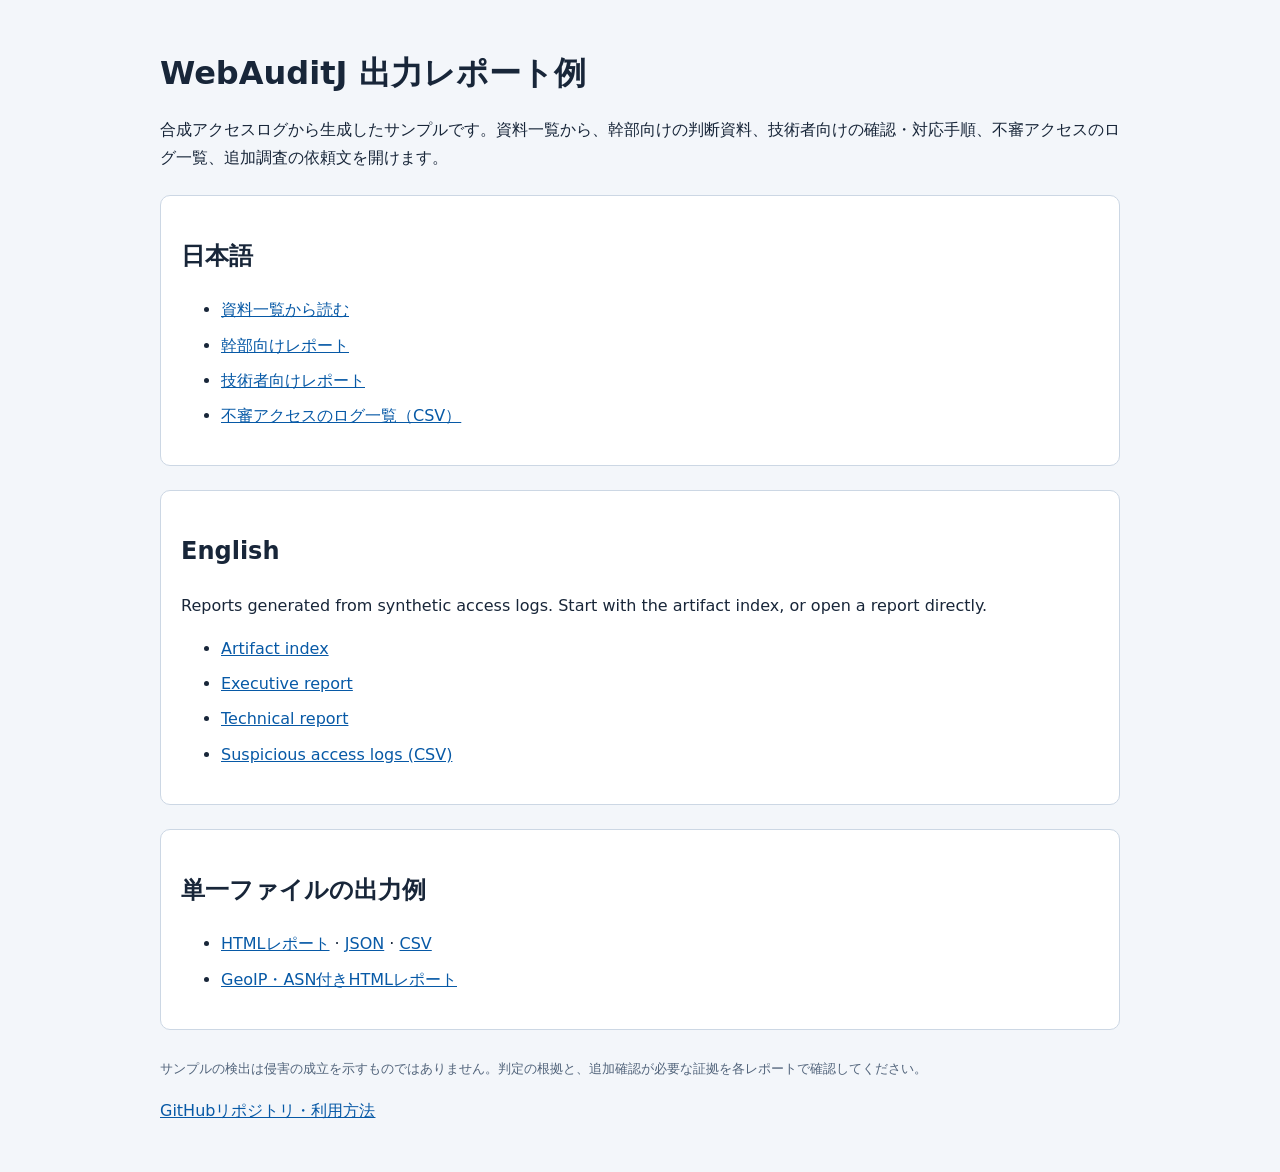
<file: docs/report-examples/index.html>
<!doctype html>
<html lang="ja">
<head>
  <meta charset="utf-8">
  <meta name="viewport" content="width=device-width,initial-scale=1">
  <meta http-equiv="Content-Security-Policy" content="default-src 'none'; style-src 'unsafe-inline'; base-uri 'none'; form-action 'none'">
  <title>WebAuditJ 出力レポート例 / Report examples</title>
  <style>
    body{font:16px/1.7 system-ui,sans-serif;max-width:960px;margin:0 auto;padding:32px 20px;background:#f3f6fa;color:#182639}
    h1{line-height:1.3}section{background:white;border:1px solid #ccd7e4;border-radius:10px;padding:20px;margin:24px 0}
    a{color:#0759a6}li{margin:8px 0}small{color:#52647b}
  </style>
</head>
<body>
  <h1>WebAuditJ 出力レポート例</h1>
  <p>合成アクセスログから生成したサンプルです。資料一覧から、幹部向けの判断資料、技術者向けの確認・対応手順、不審アクセスのログ一覧、追加調査の依頼文を開けます。</p>
  <section>
    <h2>日本語</h2>
    <ul>
      <li><a href="investigation-ja/index.html">資料一覧から読む</a></li>
      <li><a href="investigation-ja/executive-summary.html">幹部向けレポート</a></li>
      <li><a href="investigation-ja/technical-report.html">技術者向けレポート</a></li>
      <li><a href="investigation-ja/suspicious-requests.csv">不審アクセスのログ一覧（CSV）</a></li>
    </ul>
  </section>
  <section lang="en">
    <h2>English</h2>
    <p>Reports generated from synthetic access logs. Start with the artifact index, or open a report directly.</p>
    <ul>
      <li><a href="investigation-en/index.html">Artifact index</a></li>
      <li><a href="investigation-en/executive-summary.html">Executive report</a></li>
      <li><a href="investigation-en/technical-report.html">Technical report</a></li>
      <li><a href="investigation-en/suspicious-requests.csv">Suspicious access logs (CSV)</a></li>
    </ul>
  </section>
  <section>
    <h2>単一ファイルの出力例</h2>
    <ul>
      <li><a href="sample-report.html">HTMLレポート</a> · <a href="sample-report.json">JSON</a> · <a href="sample-report.csv">CSV</a></li>
      <li><a href="geoip-sample-report.html">GeoIP・ASN付きHTMLレポート</a></li>
    </ul>
  </section>
  <p><small>サンプルの検出は侵害の成立を示すものではありません。判定の根拠と、追加確認が必要な証拠を各レポートで確認してください。</small></p>
  <p><a href="https://github.com/mikoto2000/webauditJ">GitHubリポジトリ・利用方法</a></p>
</body>
</html>
</file>
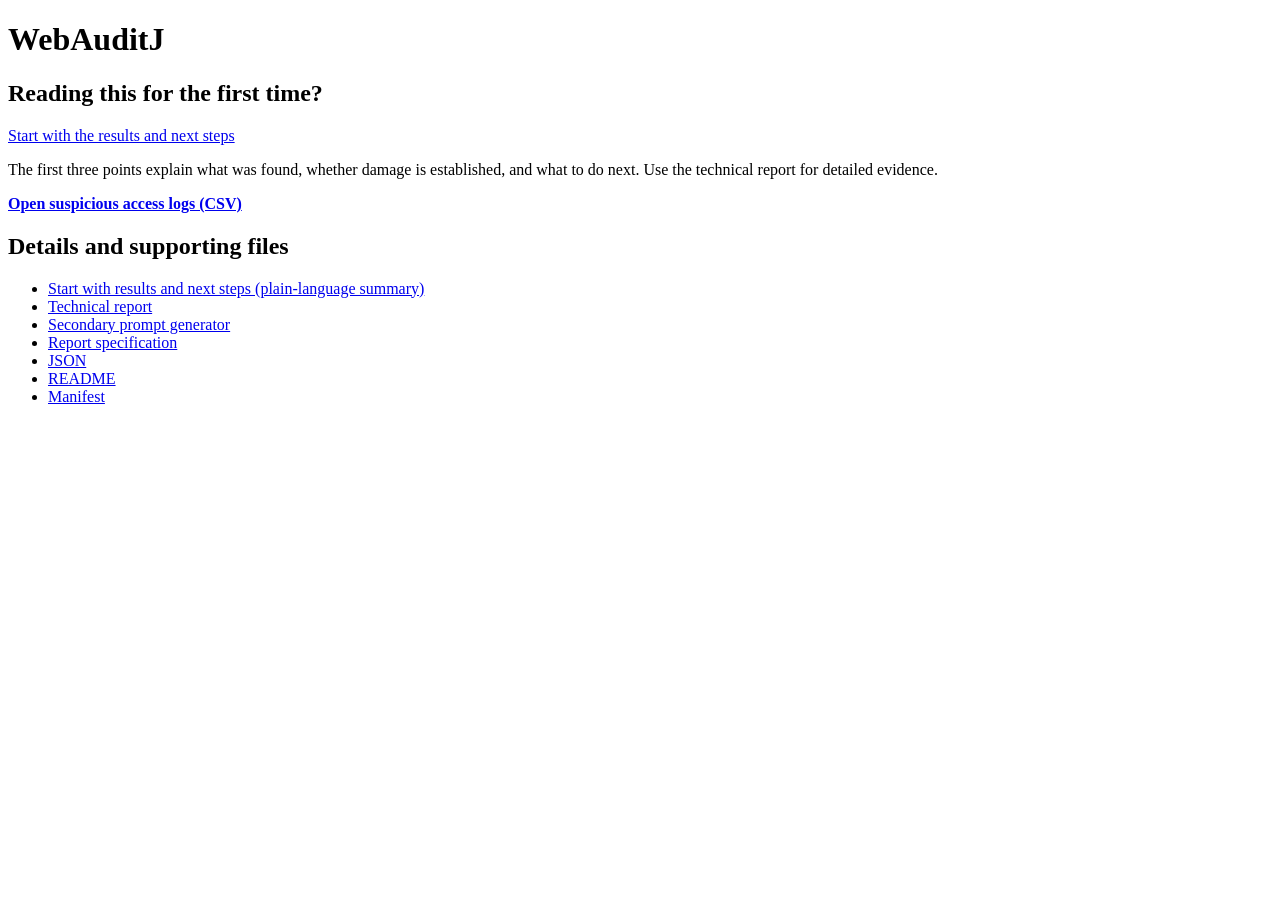
<file: examples/investigation-en/index.html>
<!doctype html><html lang="en"><meta charset="utf-8"><meta name="viewport" content="width=device-width"><title>WebAuditJ</title><h1>WebAuditJ</h1><h2>Reading this for the first time?</h2><p><a href="executive-summary.html#quick-read">Start with the results and next steps</a></p><p>The first three points explain what was found, whether damage is established, and what to do next. Use the technical report for detailed evidence.</p><p><strong><a href="suspicious-requests.csv">Open suspicious access logs (CSV)</a></strong></p><h2>Details and supporting files</h2><ul><li><a href="executive-summary.html">Start with results and next steps (plain-language summary)</a></li><li><a href="technical-report.html">Technical report</a></li><li><a href="technical-report.html#secondary-investigation">Secondary prompt generator</a></li><li><a href="report-spec.md">Report specification</a></li><li><a href="report.json">JSON</a></li><li><a href="README.md">README</a></li><li><a href="manifest.json">Manifest</a></li></ul></html>
</file>
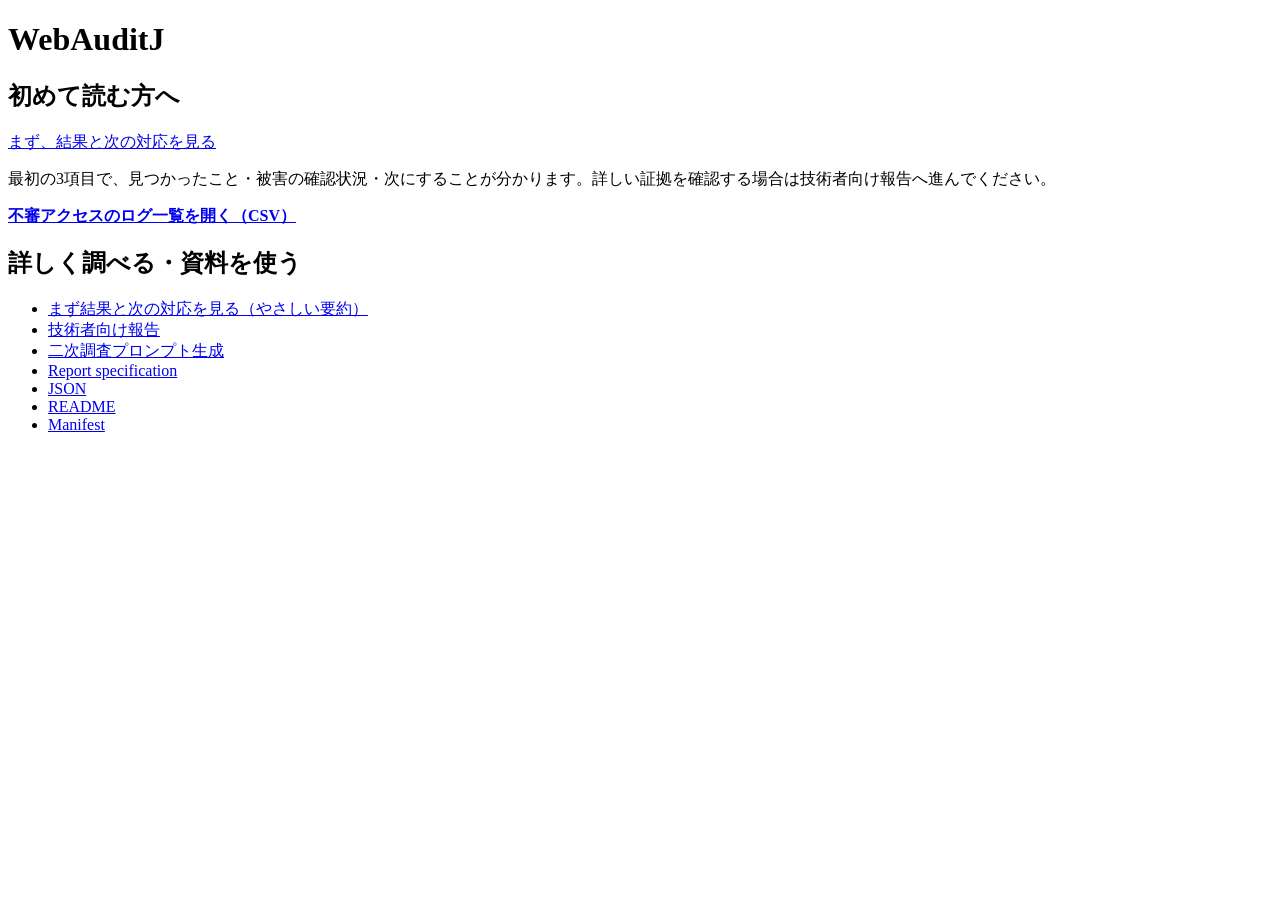
<file: examples/investigation-ja/index.html>
<!doctype html><html lang="ja"><meta charset="utf-8"><meta name="viewport" content="width=device-width"><title>WebAuditJ</title><h1>WebAuditJ</h1><h2>初めて読む方へ</h2><p><a href="executive-summary.html#quick-read">まず、結果と次の対応を見る</a></p><p>最初の3項目で、見つかったこと・被害の確認状況・次にすることが分かります。詳しい証拠を確認する場合は技術者向け報告へ進んでください。</p><p><strong><a href="suspicious-requests.csv">不審アクセスのログ一覧を開く（CSV）</a></strong></p><h2>詳しく調べる・資料を使う</h2><ul><li><a href="executive-summary.html">まず結果と次の対応を見る（やさしい要約）</a></li><li><a href="technical-report.html">技術者向け報告</a></li><li><a href="technical-report.html#secondary-investigation">二次調査プロンプト生成</a></li><li><a href="report-spec.md">Report specification</a></li><li><a href="report.json">JSON</a></li><li><a href="README.md">README</a></li><li><a href="manifest.json">Manifest</a></li></ul></html>
</file>
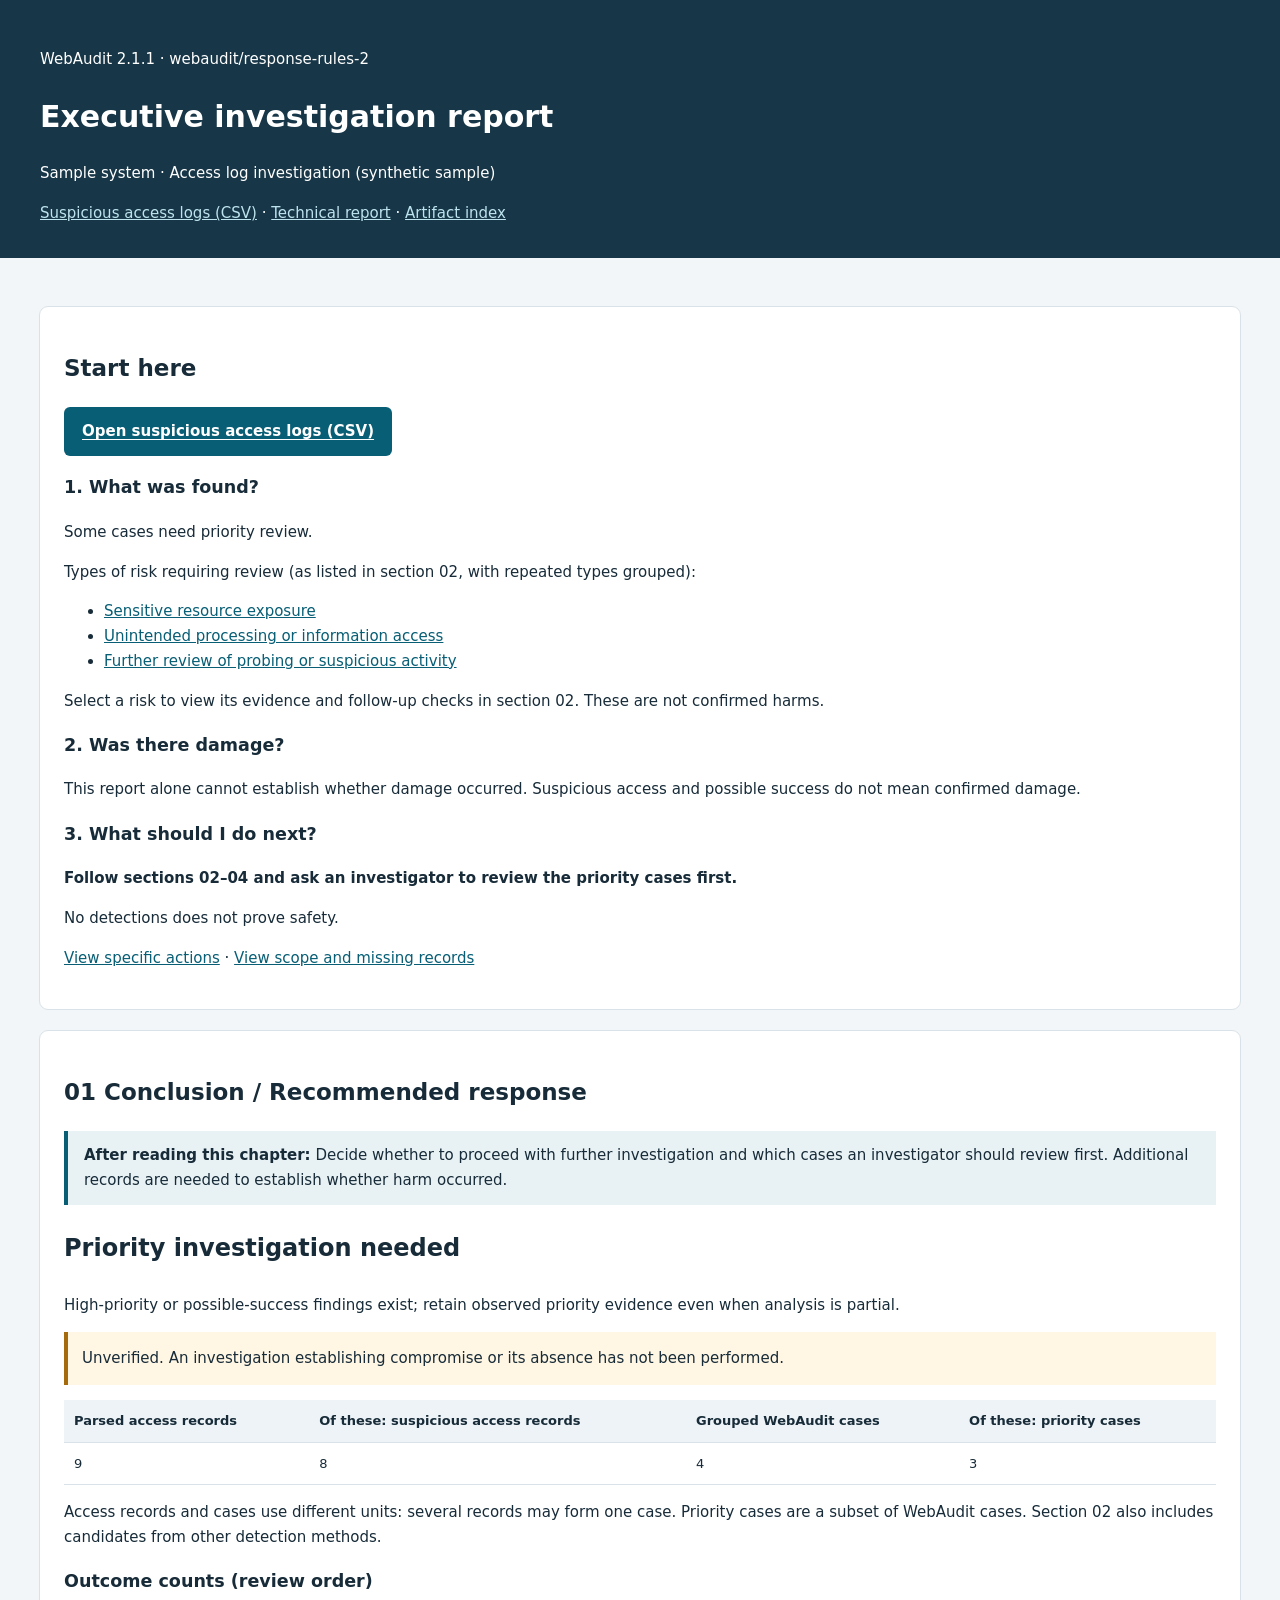
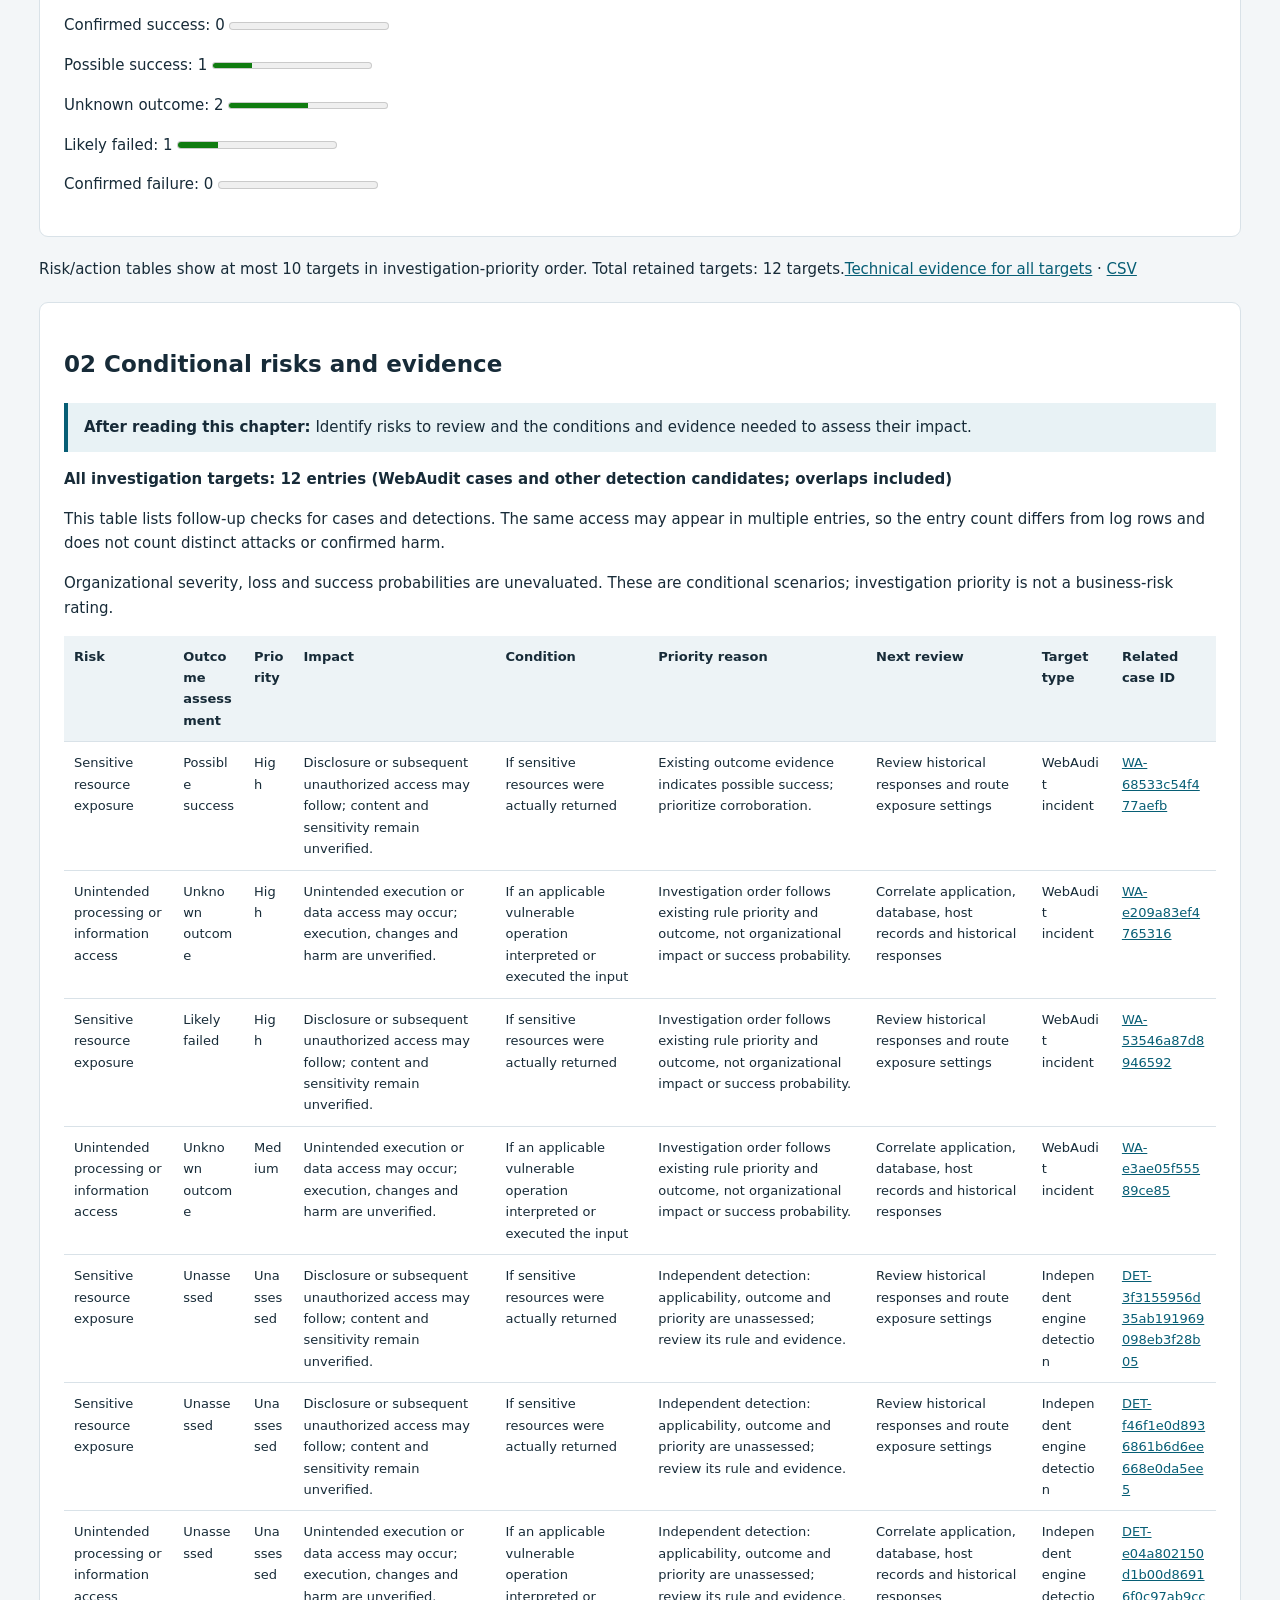
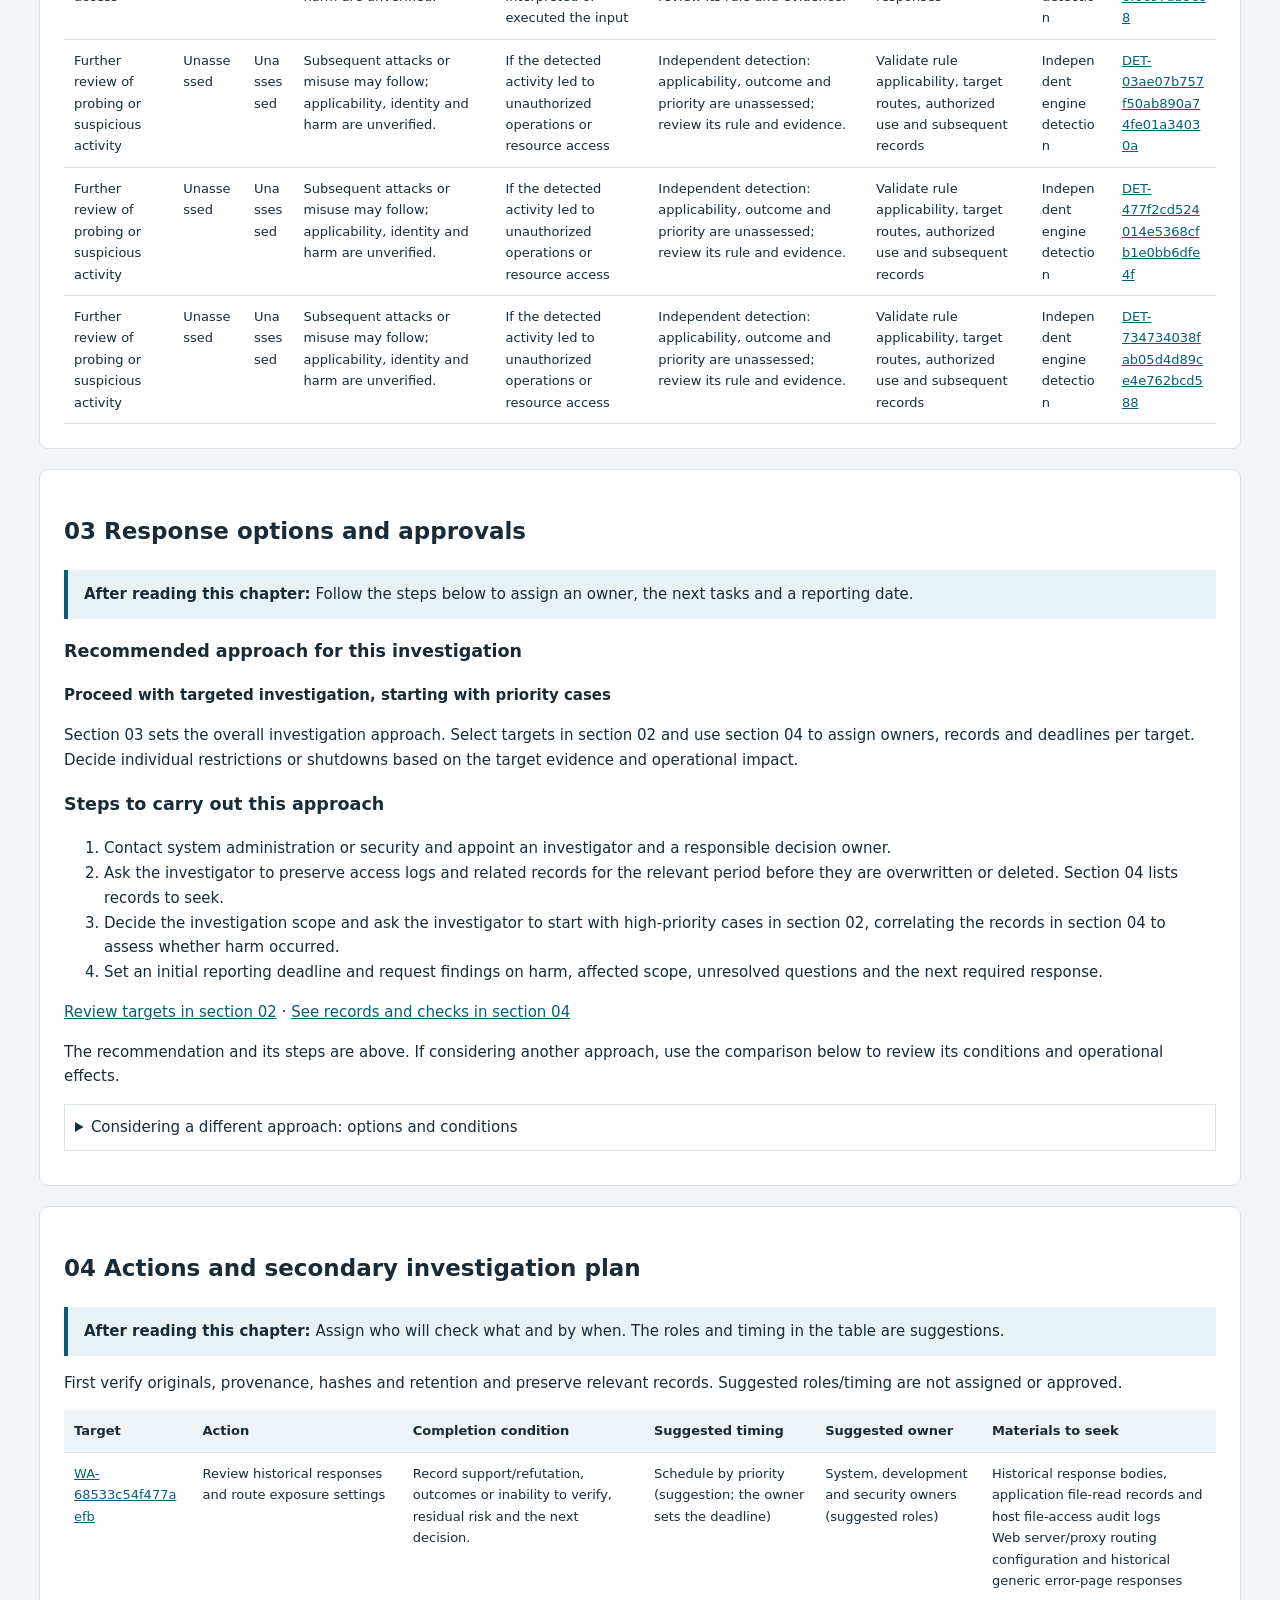
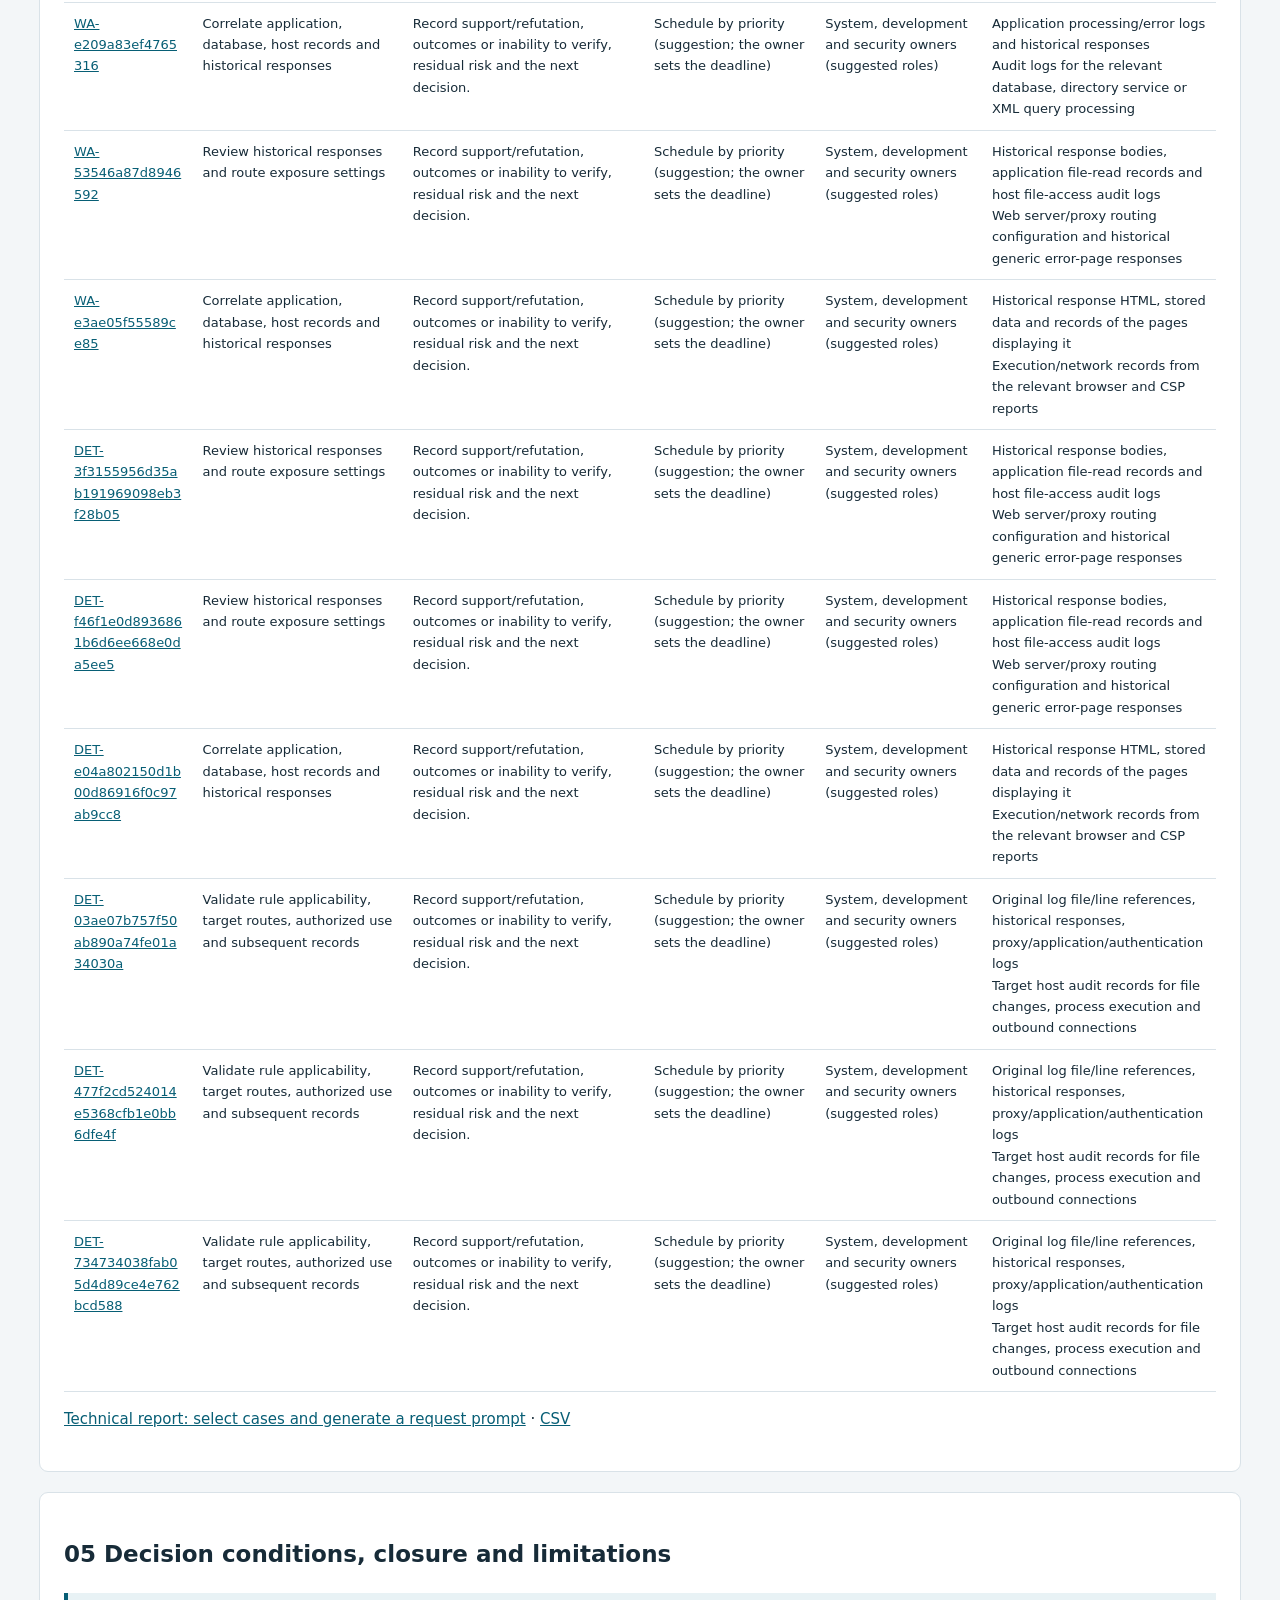
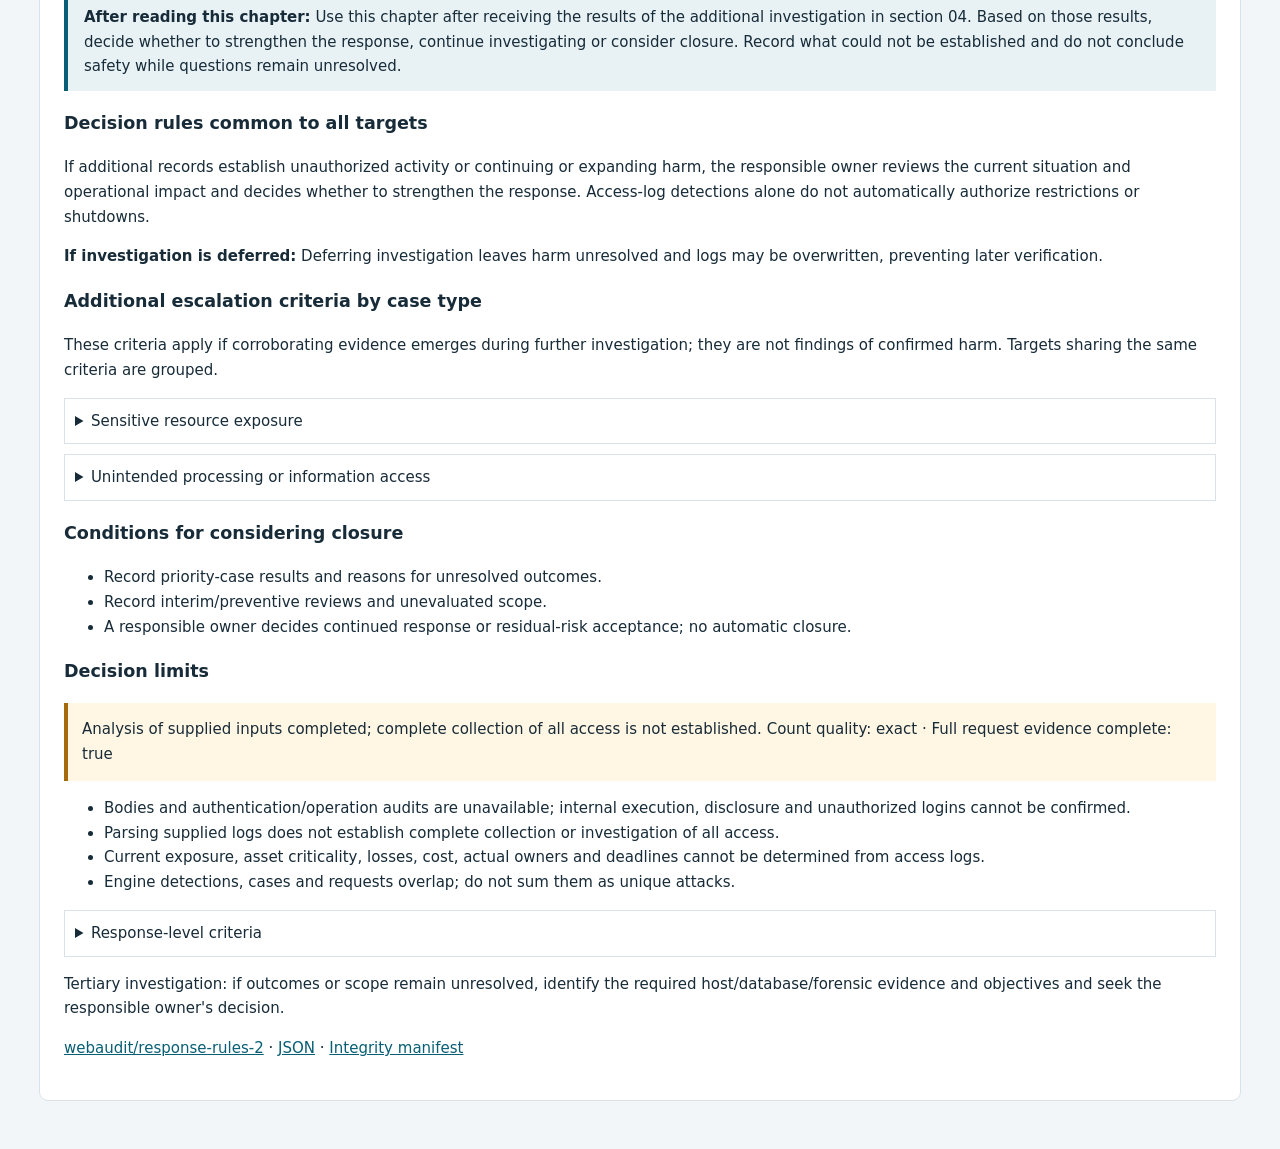
<file: examples/investigation-en/executive-summary.html>
<!doctype html><html lang="en"><head><meta charset="utf-8"><meta name="viewport" content="width=device-width,initial-scale=1"><meta http-equiv="Content-Security-Policy" content="default-src 'none'; style-src 'self'; base-uri 'none'; form-action 'none'"><title>Executive investigation report</title><link rel="stylesheet" href="report.css"></head><body><header><p>WebAudit 2.1.1 · webaudit/response-rules-2</p><h1>Executive investigation report</h1><p>Sample system · Access log investigation (synthetic sample)</p><nav><a href="suspicious-requests.csv">Suspicious access logs (CSV)</a> · <a href="technical-report.html">Technical report</a> · <a href="index.html">Artifact index</a></nav></header><main>
<section aria-labelledby="quick-read"><h2 id="quick-read">Start here</h2>
<p><a class="download-link" href="suspicious-requests.csv">Open suspicious access logs (CSV)</a></p>
<h3>1. What was found?</h3>
<p>Some cases need priority review. </p>
<p>Types of risk requiring review (as listed in section 02, with repeated types grouped):</p><ul id="quick-risk-list"><li><a href="#RISK-b61d9ee9633faf4aec85f0a99eda5e9a">Sensitive resource exposure</a></li><li><a href="#RISK-58b635c8417c0355e8861941faa7469f">Unintended processing or information access</a></li><li><a href="#RISK-a41ef42a025917ac1caffcdf790e5381">Further review of probing or suspicious activity</a></li></ul><p>Select a risk to view its evidence and follow-up checks in section 02. These are not confirmed harms.</p>
<h3>2. Was there damage?</h3><p>This report alone cannot establish whether damage occurred. Suspicious access and possible success do not mean confirmed damage.</p>
<h3>3. What should I do next?</h3>
<p><strong>Follow sections 02–04 and ask an investigator to review the priority cases first.</strong></p>
<p>No detections does not prove safety.</p><p><a href="#next-actions">View specific actions</a> · <a href="technical-report.html#chapter-2">View scope and missing records</a></p></section>
<section><h2>01 Conclusion / Recommended response</h2><p class="chapter-purpose"><strong>After reading this chapter:</strong> Decide whether to proceed with further investigation and which cases an investigator should review first. Additional records are needed to establish whether harm occurred.</p><p class="level">Priority investigation needed</p><p>High-priority or possible-success findings exist; retain observed priority evidence even when analysis is partial.</p><p class="notice">Unverified. An investigation establishing compromise or its absence has not been performed.</p><table><tr><th>Parsed access records</th><th>Of these: suspicious access records</th><th>Grouped WebAudit cases</th><th>Of these: priority cases</th></tr><tr><td>9</td><td>8</td><td>4</td><td>3</td></tr></table><p>Access records and cases use different units: several records may form one case. Priority cases are a subset of WebAudit cases. Section 02 also includes candidates from other detection methods.</p><h3>Outcome counts (review order)</h3><div class="charts"><p>Confirmed success: 0 <meter min="0" max="4" value="0">0</meter></p><p>Possible success: 1 <meter min="0" max="4" value="1">1</meter></p><p>Unknown outcome: 2 <meter min="0" max="4" value="2">2</meter></p><p>Likely failed: 1 <meter min="0" max="4" value="1">1</meter></p><p>Confirmed failure: 0 <meter min="0" max="4" value="0">0</meter></p></div></section>
<p>Risk/action tables show at most 10 targets in investigation-priority order. Total retained targets: 12 targets.<a href="technical-report.html#audience-evidence">Technical evidence for all targets</a> · <a href="risk-register.csv">CSV</a></p><section id="risk-overview"><h2>02 Conditional risks and evidence</h2><p class="chapter-purpose"><strong>After reading this chapter:</strong> Identify risks to review and the conditions and evidence needed to assess their impact.</p><p><strong>All investigation targets: 12 entries (WebAudit cases and other detection candidates; overlaps included)</strong></p><p>This table lists follow-up checks for cases and detections. The same access may appear in multiple entries, so the entry count differs from log rows and does not count distinct attacks or confirmed harm.</p><p>Organizational severity, loss and success probabilities are unevaluated. These are conditional scenarios; investigation priority is not a business-risk rating.</p><div class="table"><table><tr><th>Risk</th><th>Outcome assessment</th><th>Priority</th><th>Impact</th><th>Condition</th><th>Priority reason</th><th>Next review</th><th>Target type</th><th>Related case ID</th></tr><tr id="RISK-b61d9ee9633faf4aec85f0a99eda5e9a"><td>Sensitive resource exposure</td><td>Possible success</td><td>High</td><td>Disclosure or subsequent unauthorized access may follow; content and sensitivity remain unverified.</td><td>If sensitive resources were actually returned</td><td>Existing outcome evidence indicates possible success; prioritize corroboration.</td><td>Review historical responses and route exposure settings</td><td>WebAudit incident</td><td><a href="technical-report.html#WA-68533c54f477aefb">WA-68533c54f477aefb</a></td></tr><tr id="RISK-58b635c8417c0355e8861941faa7469f"><td>Unintended processing or information access</td><td>Unknown outcome</td><td>High</td><td>Unintended execution or data access may occur; execution, changes and harm are unverified.</td><td>If an applicable vulnerable operation interpreted or executed the input</td><td>Investigation order follows existing rule priority and outcome, not organizational impact or success probability.</td><td>Correlate application, database, host records and historical responses</td><td>WebAudit incident</td><td><a href="technical-report.html#WA-e209a83ef4765316">WA-e209a83ef4765316</a></td></tr><tr id="RISK-63fdc49c5e77bc8afcdb15a9c382e4cd"><td>Sensitive resource exposure</td><td>Likely failed</td><td>High</td><td>Disclosure or subsequent unauthorized access may follow; content and sensitivity remain unverified.</td><td>If sensitive resources were actually returned</td><td>Investigation order follows existing rule priority and outcome, not organizational impact or success probability.</td><td>Review historical responses and route exposure settings</td><td>WebAudit incident</td><td><a href="technical-report.html#WA-53546a87d8946592">WA-53546a87d8946592</a></td></tr><tr id="RISK-7da9dfe953103b5bf6faafc849d118a8"><td>Unintended processing or information access</td><td>Unknown outcome</td><td>Medium</td><td>Unintended execution or data access may occur; execution, changes and harm are unverified.</td><td>If an applicable vulnerable operation interpreted or executed the input</td><td>Investigation order follows existing rule priority and outcome, not organizational impact or success probability.</td><td>Correlate application, database, host records and historical responses</td><td>WebAudit incident</td><td><a href="technical-report.html#WA-e3ae05f55589ce85">WA-e3ae05f55589ce85</a></td></tr><tr id="RISK-6e1f961768b267ac68b870f91c0190a0"><td>Sensitive resource exposure</td><td>Unassessed</td><td>Unassessed</td><td>Disclosure or subsequent unauthorized access may follow; content and sensitivity remain unverified.</td><td>If sensitive resources were actually returned</td><td>Independent detection: applicability, outcome and priority are unassessed; review its rule and evidence.</td><td>Review historical responses and route exposure settings</td><td>Independent engine detection</td><td><a href="technical-report.html#DET-3f3155956d35ab191969098eb3f28b05">DET-3f3155956d35ab191969098eb3f28b05</a></td></tr><tr id="RISK-e817adc049b6feec57d620a98e30eef5"><td>Sensitive resource exposure</td><td>Unassessed</td><td>Unassessed</td><td>Disclosure or subsequent unauthorized access may follow; content and sensitivity remain unverified.</td><td>If sensitive resources were actually returned</td><td>Independent detection: applicability, outcome and priority are unassessed; review its rule and evidence.</td><td>Review historical responses and route exposure settings</td><td>Independent engine detection</td><td><a href="technical-report.html#DET-f46f1e0d8936861b6d6ee668e0da5ee5">DET-f46f1e0d8936861b6d6ee668e0da5ee5</a></td></tr><tr id="RISK-9b9ab5771db81d2334636215909fcc16"><td>Unintended processing or information access</td><td>Unassessed</td><td>Unassessed</td><td>Unintended execution or data access may occur; execution, changes and harm are unverified.</td><td>If an applicable vulnerable operation interpreted or executed the input</td><td>Independent detection: applicability, outcome and priority are unassessed; review its rule and evidence.</td><td>Correlate application, database, host records and historical responses</td><td>Independent engine detection</td><td><a href="technical-report.html#DET-e04a802150d1b00d86916f0c97ab9cc8">DET-e04a802150d1b00d86916f0c97ab9cc8</a></td></tr><tr id="RISK-a41ef42a025917ac1caffcdf790e5381"><td>Further review of probing or suspicious activity</td><td>Unassessed</td><td>Unassessed</td><td>Subsequent attacks or misuse may follow; applicability, identity and harm are unverified.</td><td>If the detected activity led to unauthorized operations or resource access</td><td>Independent detection: applicability, outcome and priority are unassessed; review its rule and evidence.</td><td>Validate rule applicability, target routes, authorized use and subsequent records</td><td>Independent engine detection</td><td><a href="technical-report.html#DET-03ae07b757f50ab890a74fe01a34030a">DET-03ae07b757f50ab890a74fe01a34030a</a></td></tr><tr id="RISK-e22d89df3071f2c0ebd33186697a8745"><td>Further review of probing or suspicious activity</td><td>Unassessed</td><td>Unassessed</td><td>Subsequent attacks or misuse may follow; applicability, identity and harm are unverified.</td><td>If the detected activity led to unauthorized operations or resource access</td><td>Independent detection: applicability, outcome and priority are unassessed; review its rule and evidence.</td><td>Validate rule applicability, target routes, authorized use and subsequent records</td><td>Independent engine detection</td><td><a href="technical-report.html#DET-477f2cd524014e5368cfb1e0bb6dfe4f">DET-477f2cd524014e5368cfb1e0bb6dfe4f</a></td></tr><tr id="RISK-1aa2d12ef3db6e43f1c69fff7934ef56"><td>Further review of probing or suspicious activity</td><td>Unassessed</td><td>Unassessed</td><td>Subsequent attacks or misuse may follow; applicability, identity and harm are unverified.</td><td>If the detected activity led to unauthorized operations or resource access</td><td>Independent detection: applicability, outcome and priority are unassessed; review its rule and evidence.</td><td>Validate rule applicability, target routes, authorized use and subsequent records</td><td>Independent engine detection</td><td><a href="technical-report.html#DET-734734038fab05d4d89ce4e762bcd588">DET-734734038fab05d4d89ce4e762bcd588</a></td></tr></table></div></section>
<section><h2>03 Response options and approvals</h2><p class="chapter-purpose"><strong>After reading this chapter:</strong> Follow the steps below to assign an owner, the next tasks and a reporting date.</p><h3>Recommended approach for this investigation</h3>
<p><strong>Proceed with targeted investigation, starting with priority cases</strong></p>
<p>Section 03 sets the overall investigation approach. Select targets in section 02 and use section 04 to assign owners, records and deadlines per target. Decide individual restrictions or shutdowns based on the target evidence and operational impact.</p>
<h3>Steps to carry out this approach</h3>
<ol><li>Contact system administration or security and appoint an investigator and a responsible decision owner.</li>
<li>Ask the investigator to preserve access logs and related records for the relevant period before they are overwritten or deleted. Section 04 lists records to seek.</li>
<li>Decide the investigation scope and ask the investigator to start with high-priority cases in section 02, correlating the records in section 04 to assess whether harm occurred.</li>
<li>Set an initial reporting deadline and request findings on harm, affected scope, unresolved questions and the next required response.</li></ol>
<p><a href="#risk-overview">Review targets in section 02</a> · <a href="#next-actions">See records and checks in section 04</a></p>
<p>The recommendation and its steps are above. If considering another approach, use the comparison below to review its conditions and operational effects.</p><details><summary>Considering a different approach: options and conditions</summary><table><tr><th>Option</th><th>Benefit and tradeoff</th><th>When to consider</th></tr><tr><td>Targeted investigation</td><td>Reduces uncertainty with limited operational changes; needs investigator time and records.</td><td>Priority investigation needed</td></tr><tr><td>Continue monitoring</td><td>Limits operational disruption but may leave an existing compromise unresolved.</td><td>With priority candidates, monitoring alone is not a recommended closure.</td></tr><tr><td>Interim restrictions or detailed investigation</td><td>Balance possible containment against legitimate-use disruption and investigation effort.</td><td>An owner reviews additional evidence, current state and business effects; no automatic full shutdown recommendation.</td></tr></table></details></section>
<section id="next-actions"><h2>04 Actions and secondary investigation plan</h2><p class="chapter-purpose"><strong>After reading this chapter:</strong> Assign who will check what and by when. The roles and timing in the table are suggestions.</p><p>First verify originals, provenance, hashes and retention and preserve relevant records. Suggested roles/timing are not assigned or approved.</p><div class="table"><table><tr><th>Target</th><th>Action</th><th>Completion condition</th><th>Suggested timing</th><th>Suggested owner</th><th>Materials to seek</th></tr><tr><td><a href="technical-report.html#WA-68533c54f477aefb">WA-68533c54f477aefb</a></td><td>Review historical responses and route exposure settings</td><td>Record support/refutation, outcomes or inability to verify, residual risk and the next decision.</td><td>Schedule by priority (suggestion; the owner sets the deadline)</td><td>System, development and security owners (suggested roles)</td><td>Historical response bodies, application file-read records and host file-access audit logs<br>Web server/proxy routing configuration and historical generic error-page responses<br></td></tr><tr><td><a href="technical-report.html#WA-e209a83ef4765316">WA-e209a83ef4765316</a></td><td>Correlate application, database, host records and historical responses</td><td>Record support/refutation, outcomes or inability to verify, residual risk and the next decision.</td><td>Schedule by priority (suggestion; the owner sets the deadline)</td><td>System, development and security owners (suggested roles)</td><td>Application processing/error logs and historical responses<br>Audit logs for the relevant database, directory service or XML query processing<br></td></tr><tr><td><a href="technical-report.html#WA-53546a87d8946592">WA-53546a87d8946592</a></td><td>Review historical responses and route exposure settings</td><td>Record support/refutation, outcomes or inability to verify, residual risk and the next decision.</td><td>Schedule by priority (suggestion; the owner sets the deadline)</td><td>System, development and security owners (suggested roles)</td><td>Historical response bodies, application file-read records and host file-access audit logs<br>Web server/proxy routing configuration and historical generic error-page responses<br></td></tr><tr><td><a href="technical-report.html#WA-e3ae05f55589ce85">WA-e3ae05f55589ce85</a></td><td>Correlate application, database, host records and historical responses</td><td>Record support/refutation, outcomes or inability to verify, residual risk and the next decision.</td><td>Schedule by priority (suggestion; the owner sets the deadline)</td><td>System, development and security owners (suggested roles)</td><td>Historical response HTML, stored data and records of the pages displaying it<br>Execution/network records from the relevant browser and CSP reports<br></td></tr><tr><td><a href="technical-report.html#DET-3f3155956d35ab191969098eb3f28b05">DET-3f3155956d35ab191969098eb3f28b05</a></td><td>Review historical responses and route exposure settings</td><td>Record support/refutation, outcomes or inability to verify, residual risk and the next decision.</td><td>Schedule by priority (suggestion; the owner sets the deadline)</td><td>System, development and security owners (suggested roles)</td><td>Historical response bodies, application file-read records and host file-access audit logs<br>Web server/proxy routing configuration and historical generic error-page responses<br></td></tr><tr><td><a href="technical-report.html#DET-f46f1e0d8936861b6d6ee668e0da5ee5">DET-f46f1e0d8936861b6d6ee668e0da5ee5</a></td><td>Review historical responses and route exposure settings</td><td>Record support/refutation, outcomes or inability to verify, residual risk and the next decision.</td><td>Schedule by priority (suggestion; the owner sets the deadline)</td><td>System, development and security owners (suggested roles)</td><td>Historical response bodies, application file-read records and host file-access audit logs<br>Web server/proxy routing configuration and historical generic error-page responses<br></td></tr><tr><td><a href="technical-report.html#DET-e04a802150d1b00d86916f0c97ab9cc8">DET-e04a802150d1b00d86916f0c97ab9cc8</a></td><td>Correlate application, database, host records and historical responses</td><td>Record support/refutation, outcomes or inability to verify, residual risk and the next decision.</td><td>Schedule by priority (suggestion; the owner sets the deadline)</td><td>System, development and security owners (suggested roles)</td><td>Historical response HTML, stored data and records of the pages displaying it<br>Execution/network records from the relevant browser and CSP reports<br></td></tr><tr><td><a href="technical-report.html#DET-03ae07b757f50ab890a74fe01a34030a">DET-03ae07b757f50ab890a74fe01a34030a</a></td><td>Validate rule applicability, target routes, authorized use and subsequent records</td><td>Record support/refutation, outcomes or inability to verify, residual risk and the next decision.</td><td>Schedule by priority (suggestion; the owner sets the deadline)</td><td>System, development and security owners (suggested roles)</td><td>Original log file/line references, historical responses, proxy/application/authentication logs<br>Target host audit records for file changes, process execution and outbound connections<br></td></tr><tr><td><a href="technical-report.html#DET-477f2cd524014e5368cfb1e0bb6dfe4f">DET-477f2cd524014e5368cfb1e0bb6dfe4f</a></td><td>Validate rule applicability, target routes, authorized use and subsequent records</td><td>Record support/refutation, outcomes or inability to verify, residual risk and the next decision.</td><td>Schedule by priority (suggestion; the owner sets the deadline)</td><td>System, development and security owners (suggested roles)</td><td>Original log file/line references, historical responses, proxy/application/authentication logs<br>Target host audit records for file changes, process execution and outbound connections<br></td></tr><tr><td><a href="technical-report.html#DET-734734038fab05d4d89ce4e762bcd588">DET-734734038fab05d4d89ce4e762bcd588</a></td><td>Validate rule applicability, target routes, authorized use and subsequent records</td><td>Record support/refutation, outcomes or inability to verify, residual risk and the next decision.</td><td>Schedule by priority (suggestion; the owner sets the deadline)</td><td>System, development and security owners (suggested roles)</td><td>Original log file/line references, historical responses, proxy/application/authentication logs<br>Target host audit records for file changes, process execution and outbound connections<br></td></tr></table></div><p><a href="technical-report.html#secondary-investigation">Technical report: select cases and generate a request prompt</a> · <a href="action-plan.csv">CSV</a></p></section>
<section id="decision-conditions"><h2>05 Decision conditions, closure and limitations</h2><p class="chapter-purpose"><strong>After reading this chapter:</strong> Use this chapter after receiving the results of the additional investigation in section 04. Based on those results, decide whether to strengthen the response, continue investigating or consider closure. Record what could not be established and do not conclude safety while questions remain unresolved.</p><h3>Decision rules common to all targets</h3><p>If additional records establish unauthorized activity or continuing or expanding harm, the responsible owner reviews the current situation and operational impact and decides whether to strengthen the response. Access-log detections alone do not automatically authorize restrictions or shutdowns.</p>
<p><strong>If investigation is deferred:</strong> Deferring investigation leaves harm unresolved and logs may be overwritten, preventing later verification.</p>
<h3>Additional escalation criteria by case type</h3><p>These criteria apply if corroborating evidence emerges during further investigation; they are not findings of confirmed harm. Targets sharing the same criteria are grouped.</p>
<details><summary>Sensitive resource exposure</summary><p>If historical response content or file-access records establish that non-public file content was returned or read, investigate the exposed information and affected scope and consider restricting the affected route.</p><p>Targets: <a href="#RISK-b61d9ee9633faf4aec85f0a99eda5e9a">WA-68533c54f477aefb</a> <a href="#RISK-63fdc49c5e77bc8afcdb15a9c382e4cd">WA-53546a87d8946592</a> <a href="#RISK-6e1f961768b267ac68b870f91c0190a0">DET-3f3155956d35ab191969098eb3f28b05</a> <a href="#RISK-e817adc049b6feec57d620a98e30eef5">DET-f46f1e0d8936861b6d6ee668e0da5ee5</a> </p></details><details><summary>Unintended processing or information access</summary><p>If application, database, host or browser evidence establishes unintended processing, data access or modification, or script execution caused by the input, investigate affected operations and data and consider function restrictions or detailed investigation.</p><p>Targets: <a href="#RISK-58b635c8417c0355e8861941faa7469f">WA-e209a83ef4765316</a> <a href="#RISK-7da9dfe953103b5bf6faafc849d118a8">WA-e3ae05f55589ce85</a> <a href="#RISK-9b9ab5771db81d2334636215909fcc16">DET-e04a802150d1b00d86916f0c97ab9cc8</a> </p></details><h3>Conditions for considering closure</h3><ul><li>Record priority-case results and reasons for unresolved outcomes.</li><li>Record interim/preventive reviews and unevaluated scope.</li><li>A responsible owner decides continued response or residual-risk acceptance; no automatic closure.</li></ul><h3>Decision limits</h3><p class="notice">Analysis of supplied inputs completed; complete collection of all access is not established. Count quality: exact · Full request evidence complete: true</p><ul><li>Bodies and authentication/operation audits are unavailable; internal execution, disclosure and unauthorized logins cannot be confirmed.</li><li>Parsing supplied logs does not establish complete collection or investigation of all access.</li><li>Current exposure, asset criticality, losses, cost, actual owners and deadlines cannot be determined from access logs.</li><li>Engine detections, cases and requests overlap; do not sum them as unique attacks.</li></ul><details><summary>Response-level criteria</summary><table><tr><th>urgent</th><td>A responsible owner considers urgent response after corroborating disclosure, unauthorized critical operations or current severe impairment; not selected automatically from access logs.</td></tr><tr><th>priority</th><td>A possible-success case or a case with high investigation priority exists.</td></tr><tr><th>hold</th><td>No priority evidence and either zero parsed observations or incomplete analysis.</td></tr><tr><th>planned</th><td>Review candidates exist without high priority, including unassessed independent detections.</td></tr><tr><th>monitor</th><td>No candidates in the completed evaluated scope; not a guarantee of security.</td></tr></table></details><p>Tertiary investigation: if outcomes or scope remain unresolved, identify the required host/database/forensic evidence and objectives and seek the responsible owner&#39;s decision.</p><p><a href="risk-rules.json">webaudit/response-rules-2</a> · <a href="report.json">JSON</a> · <a href="manifest.json">Integrity manifest</a></p></section>
</main></body></html>
</file>
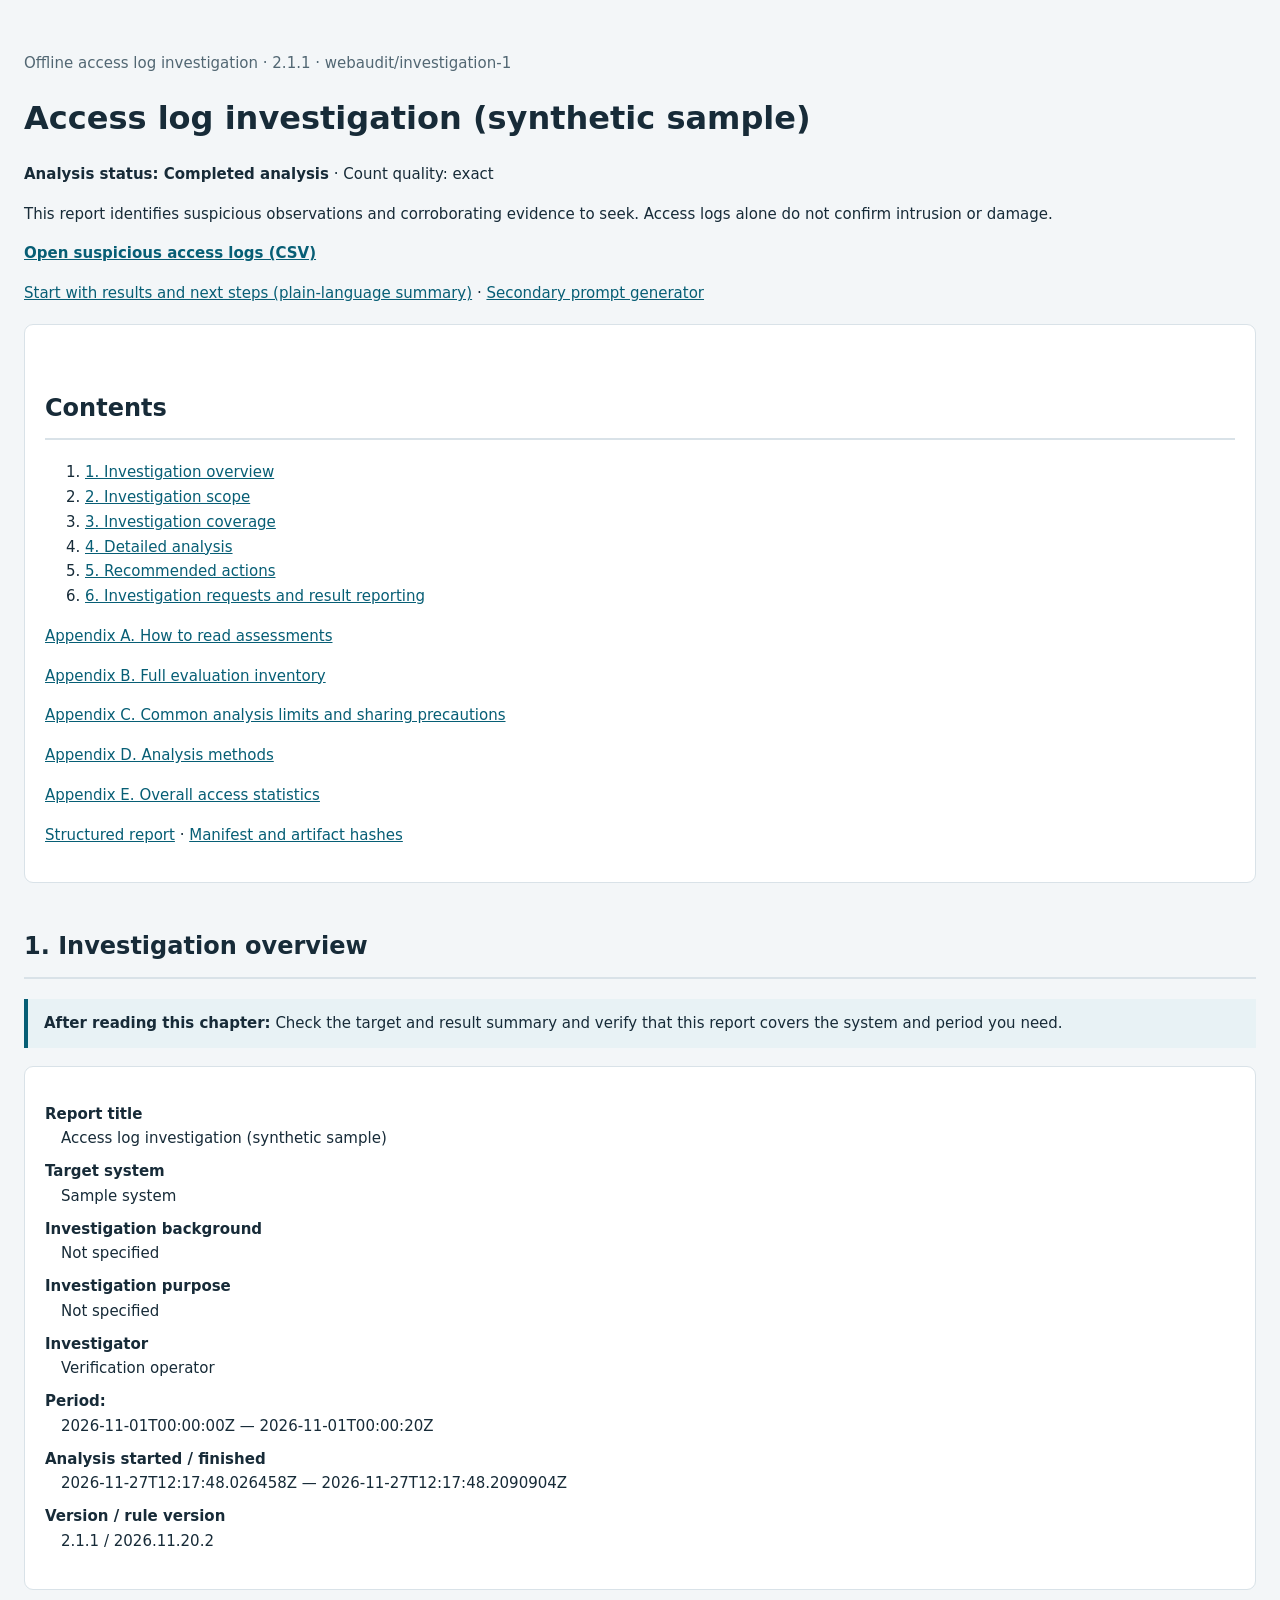
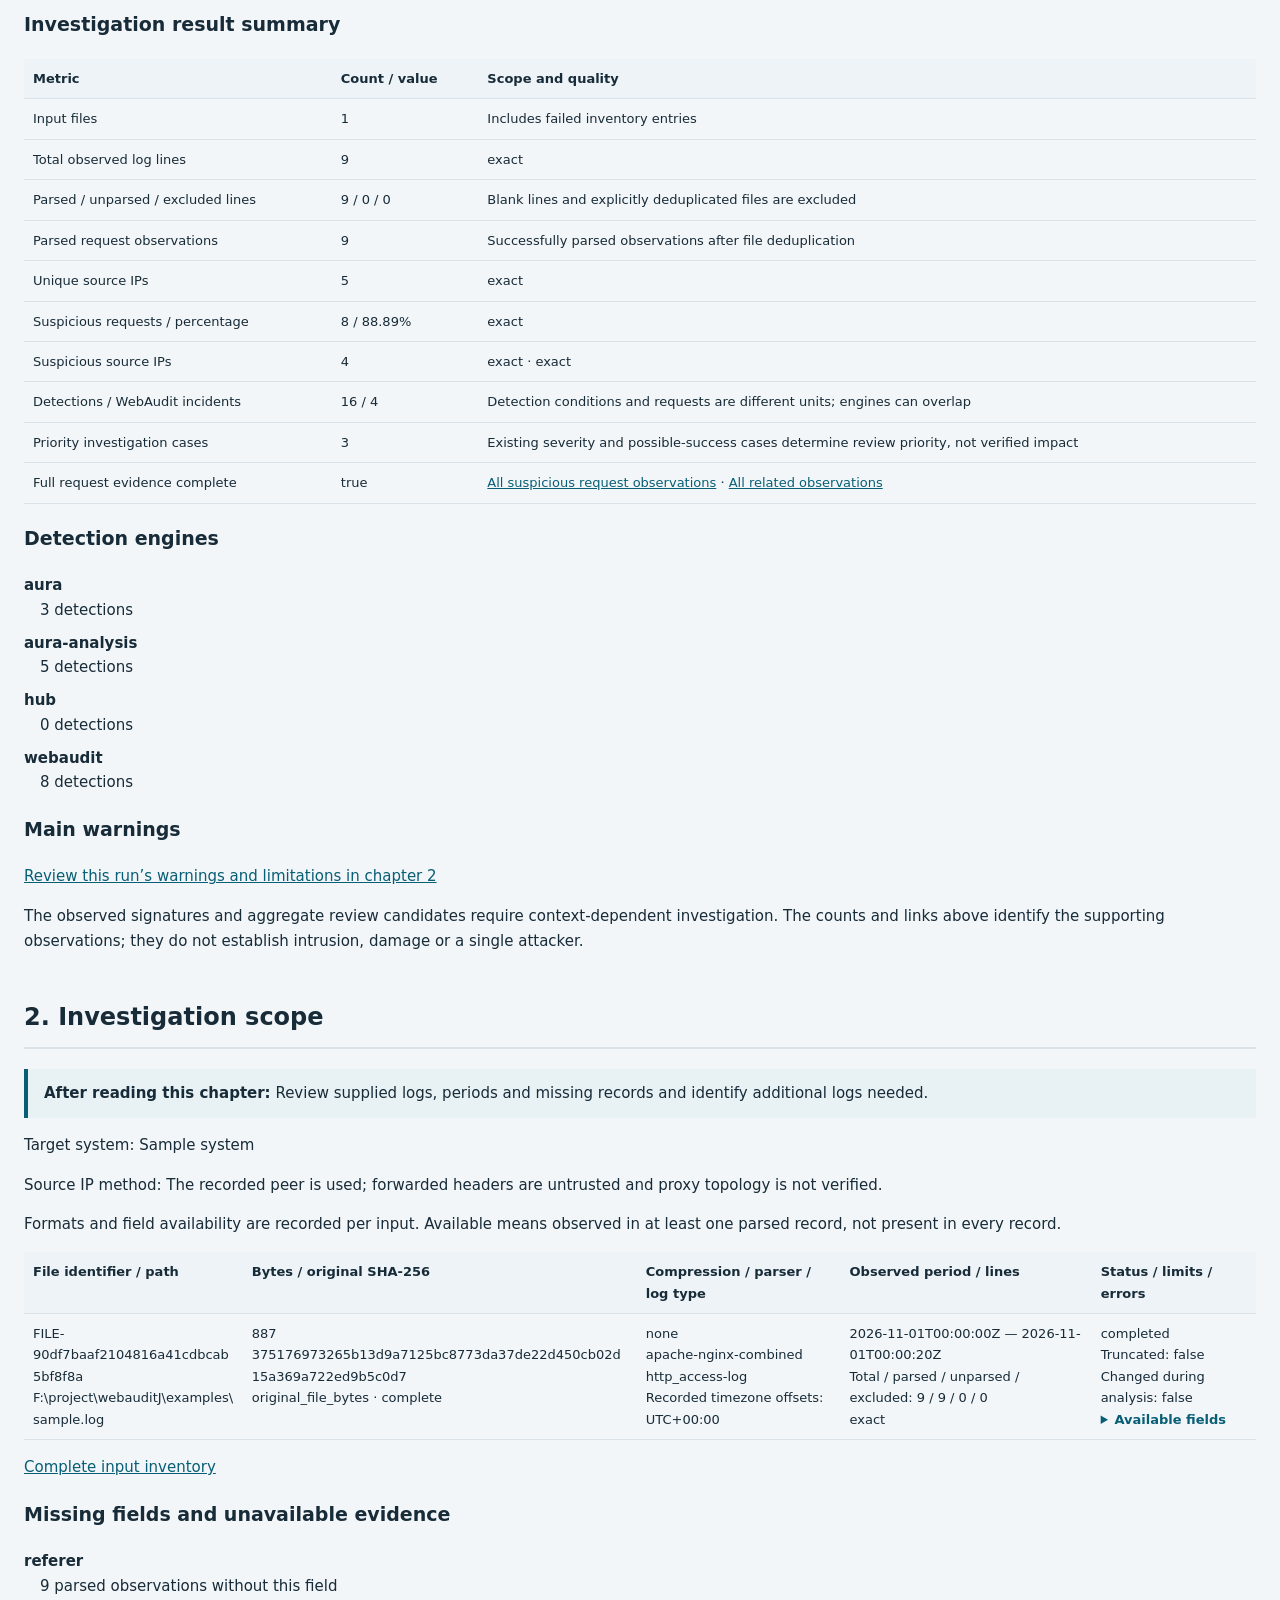
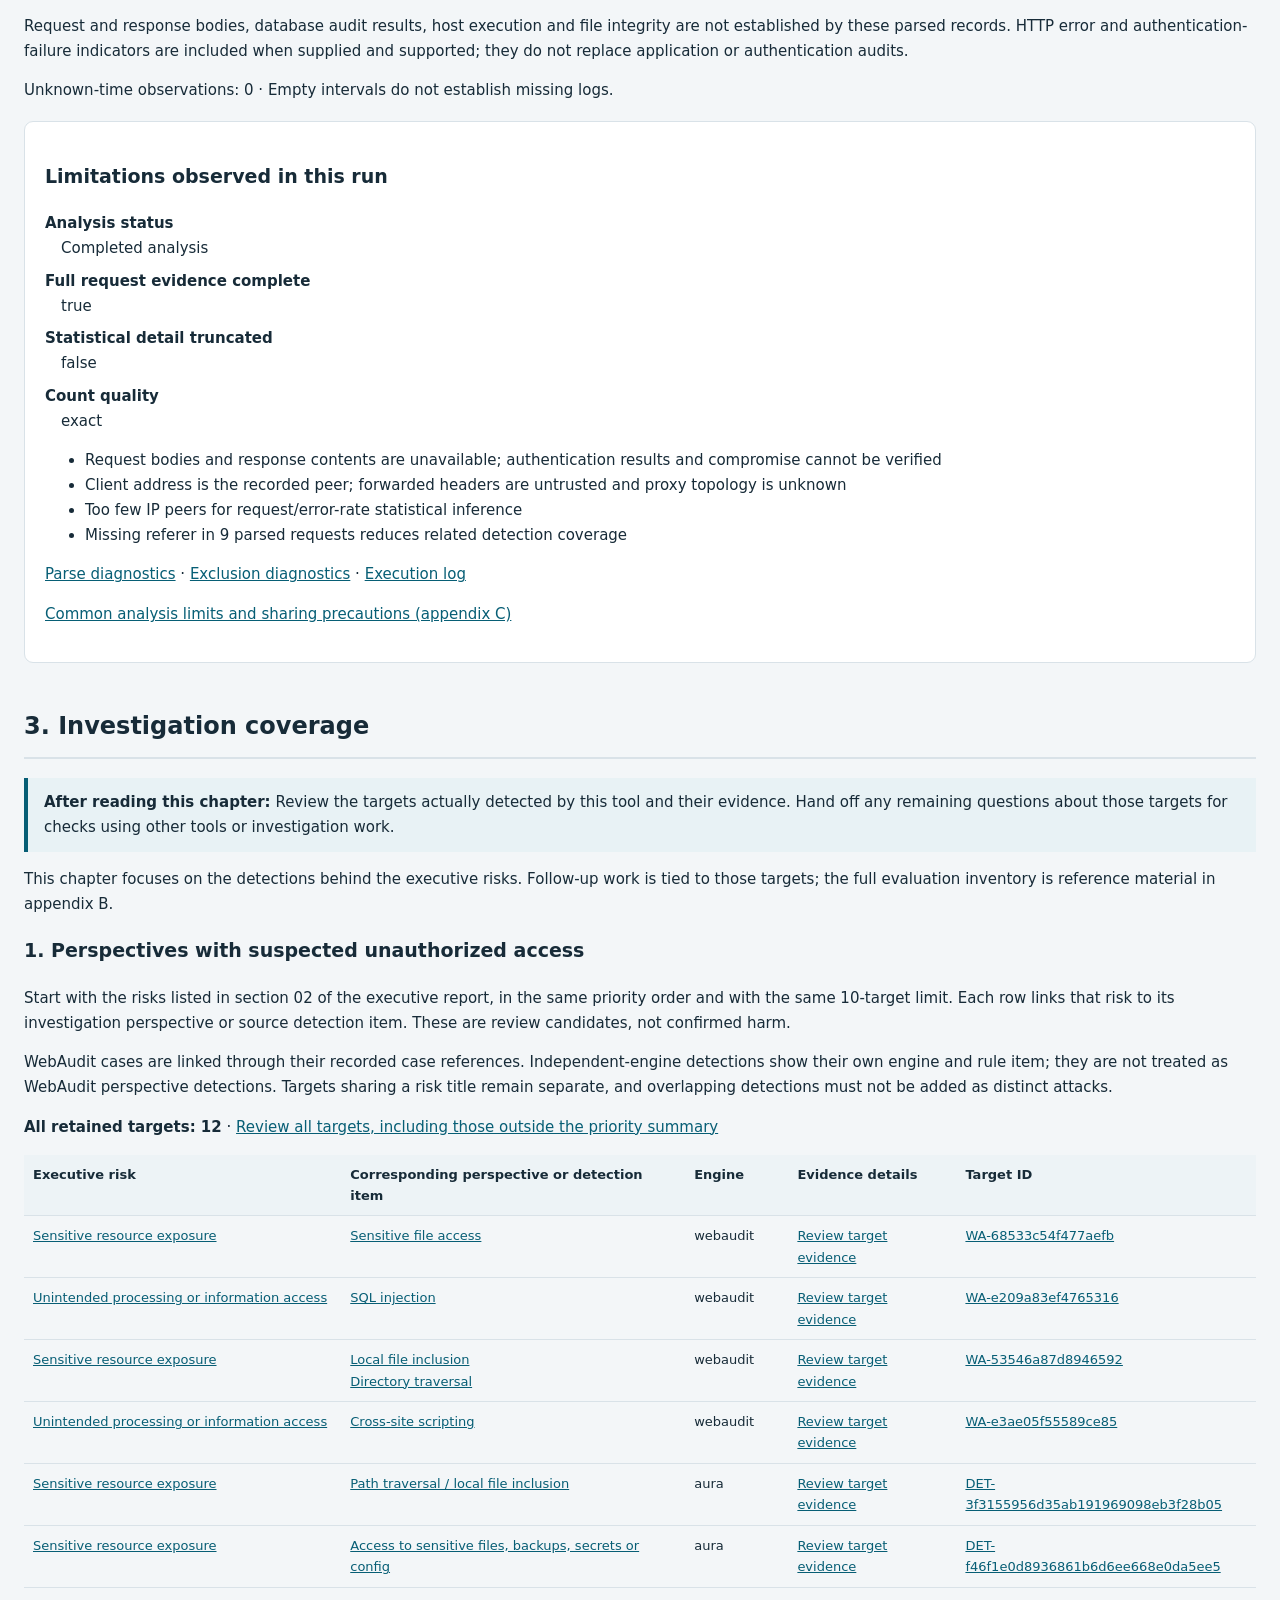
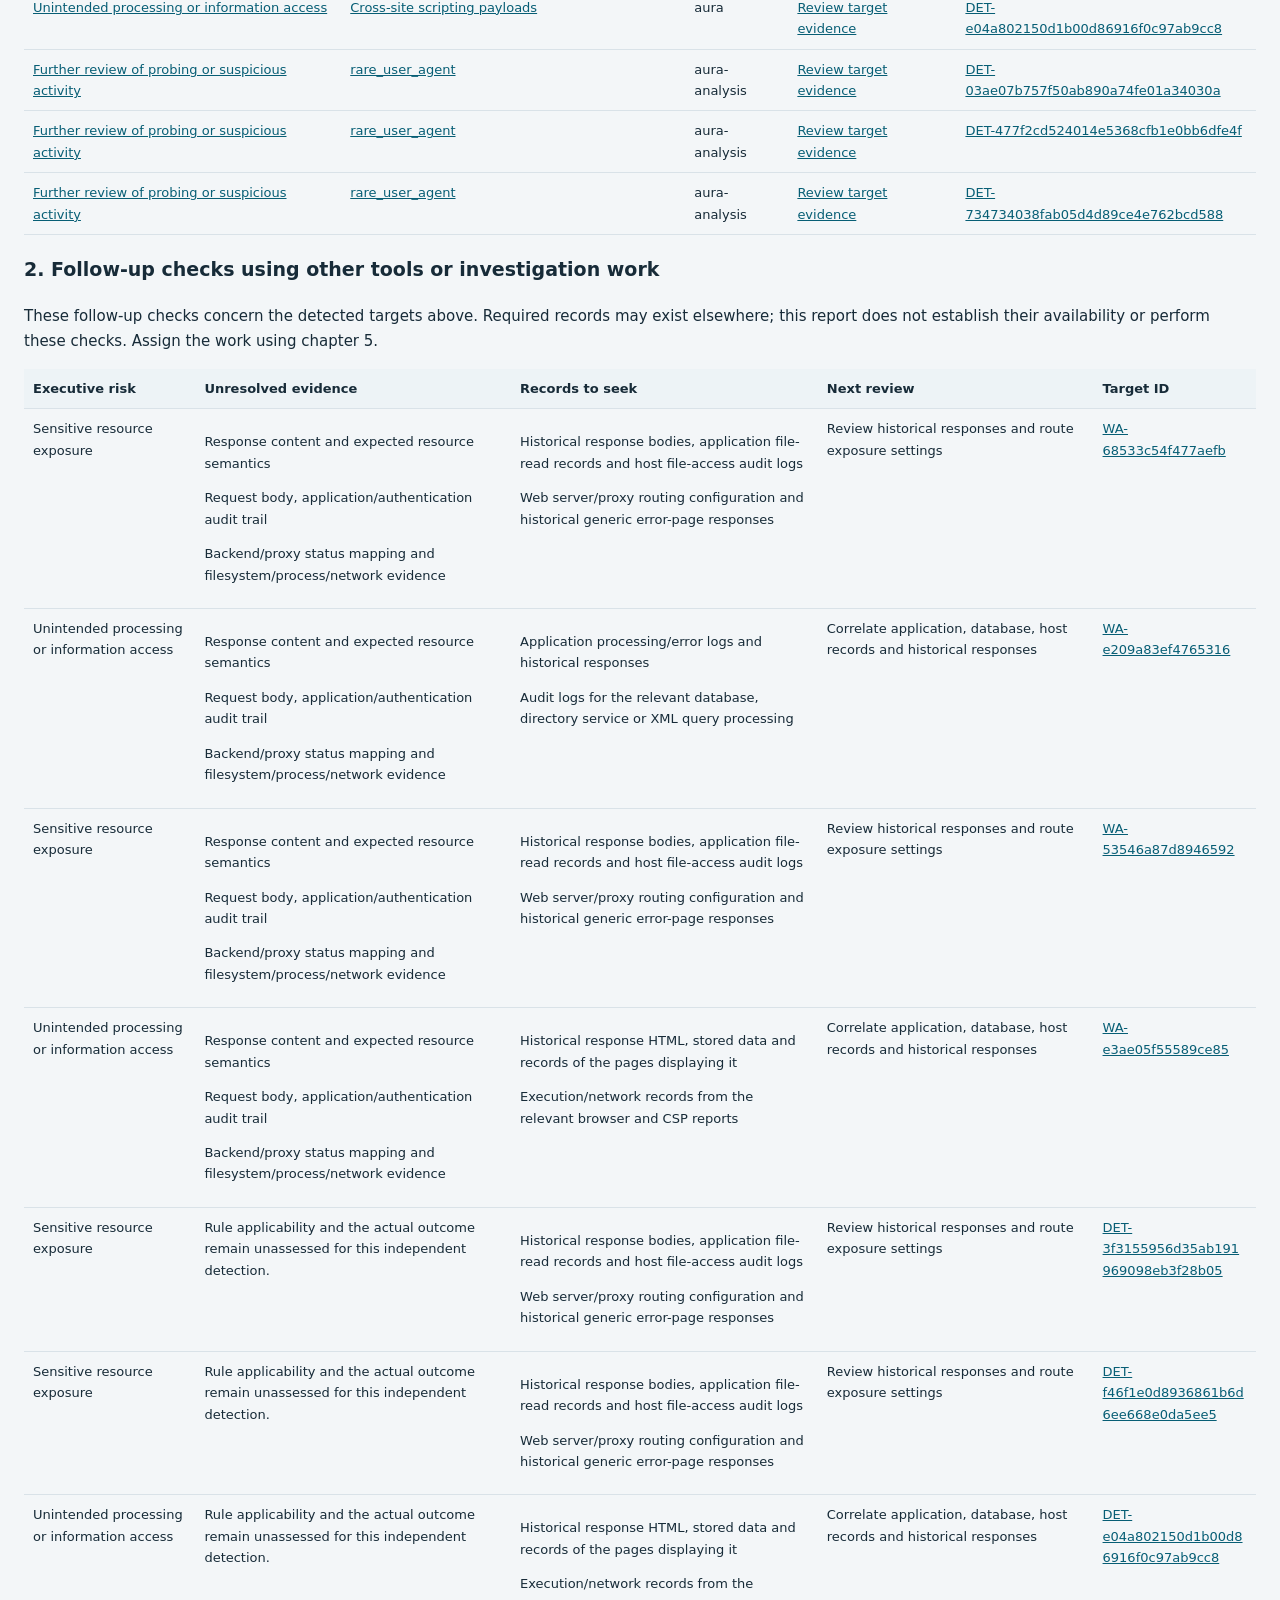
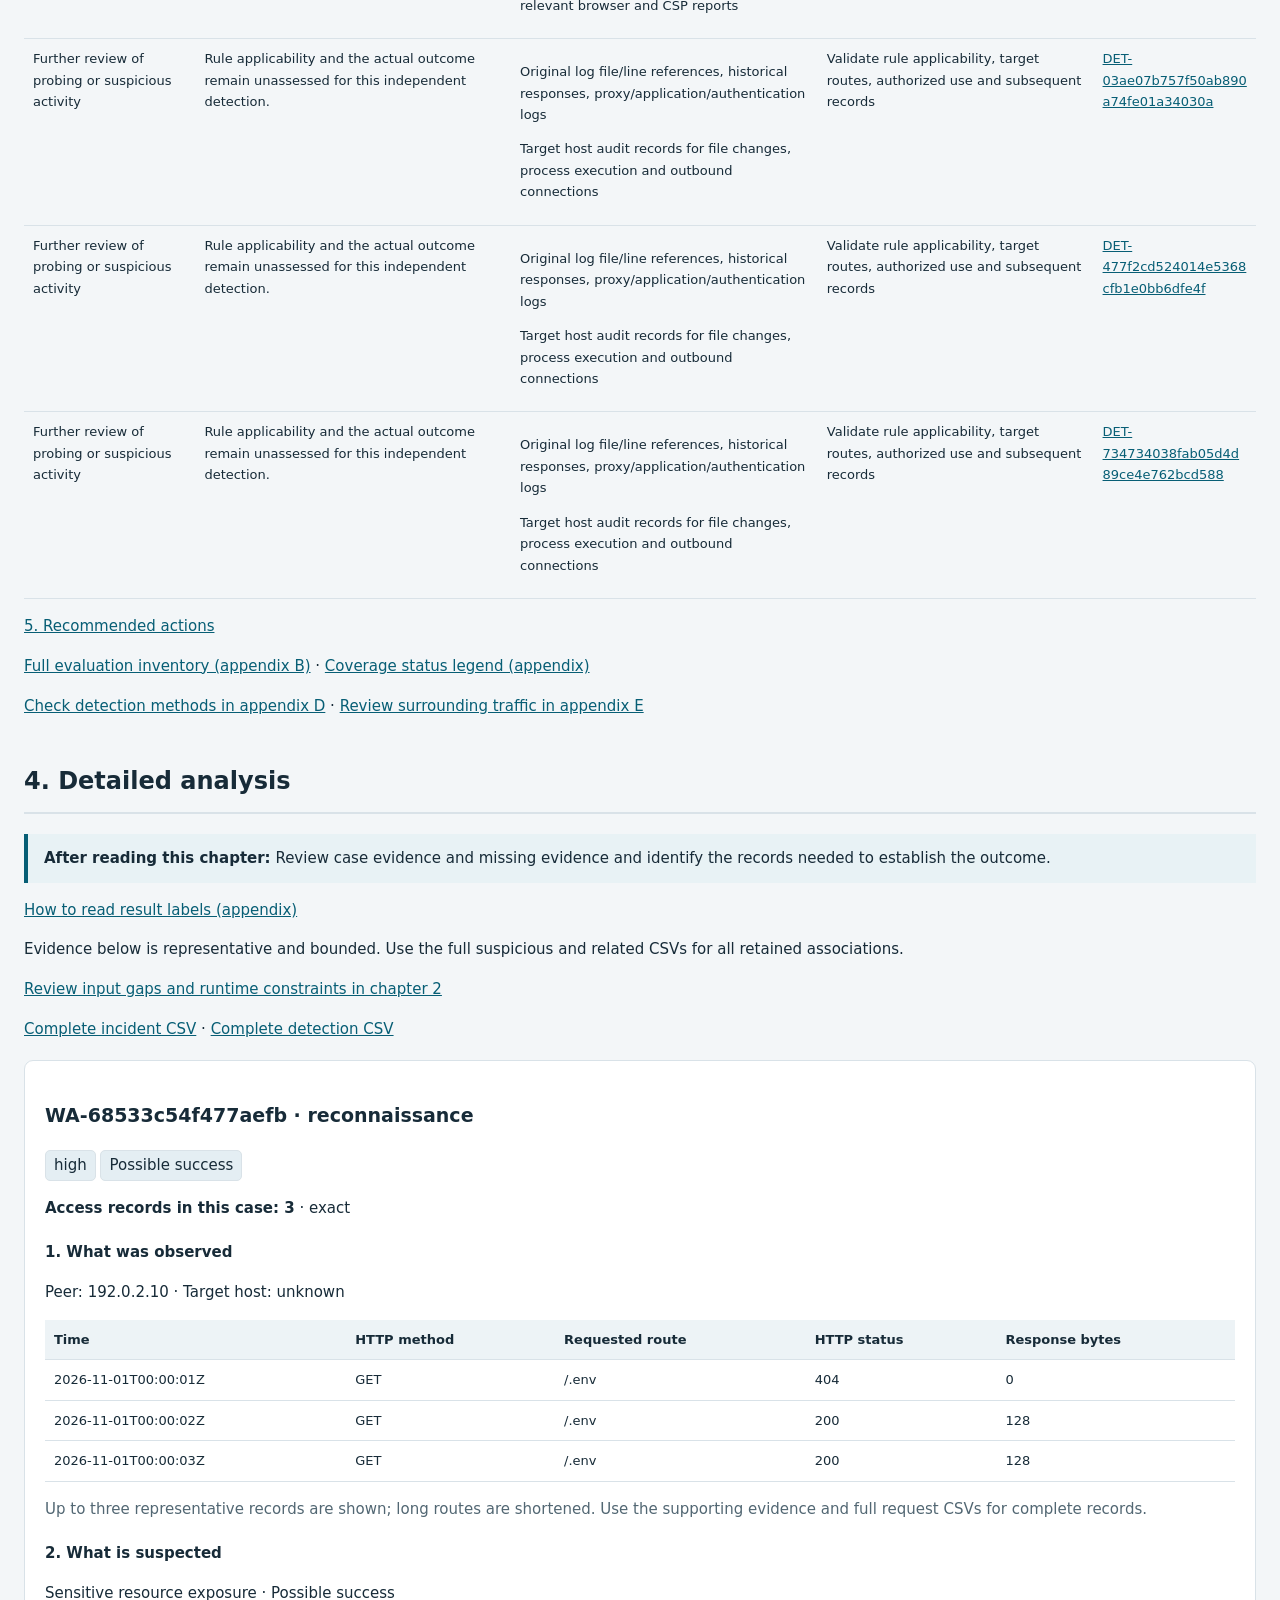
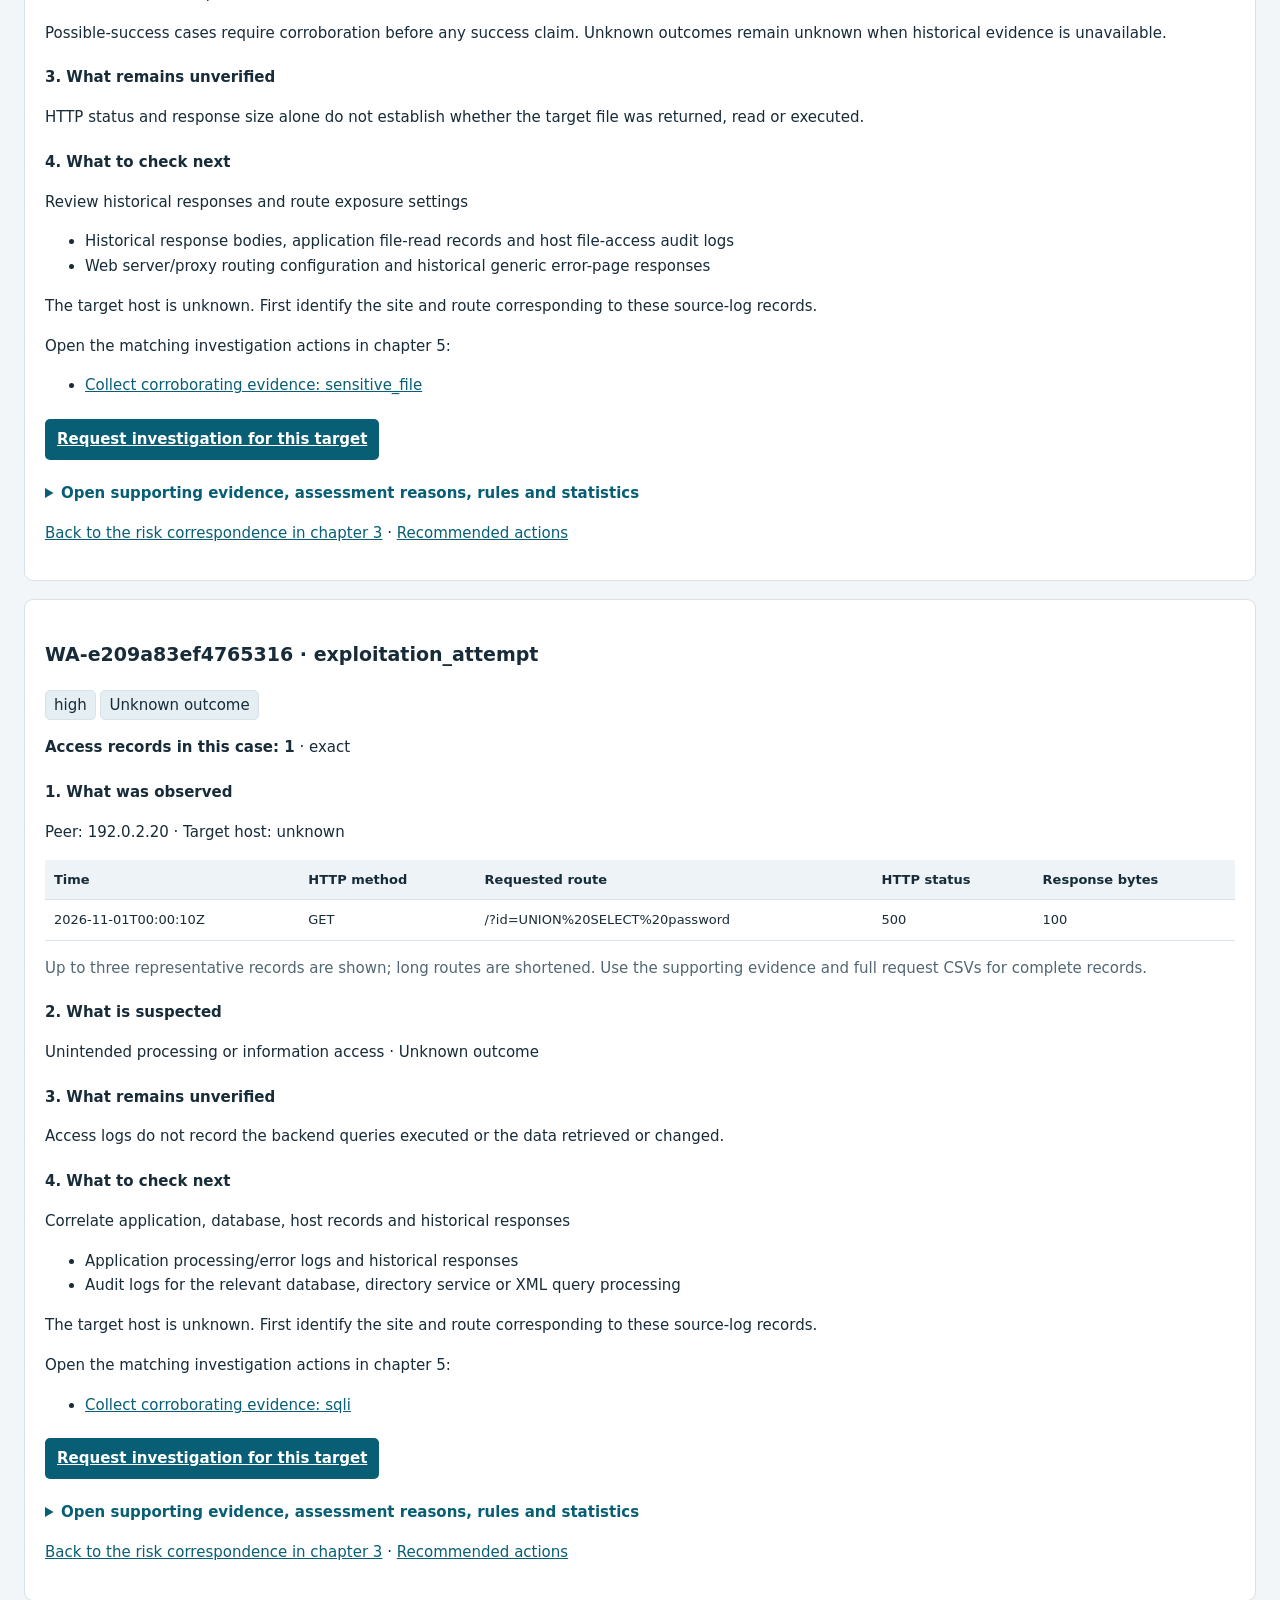
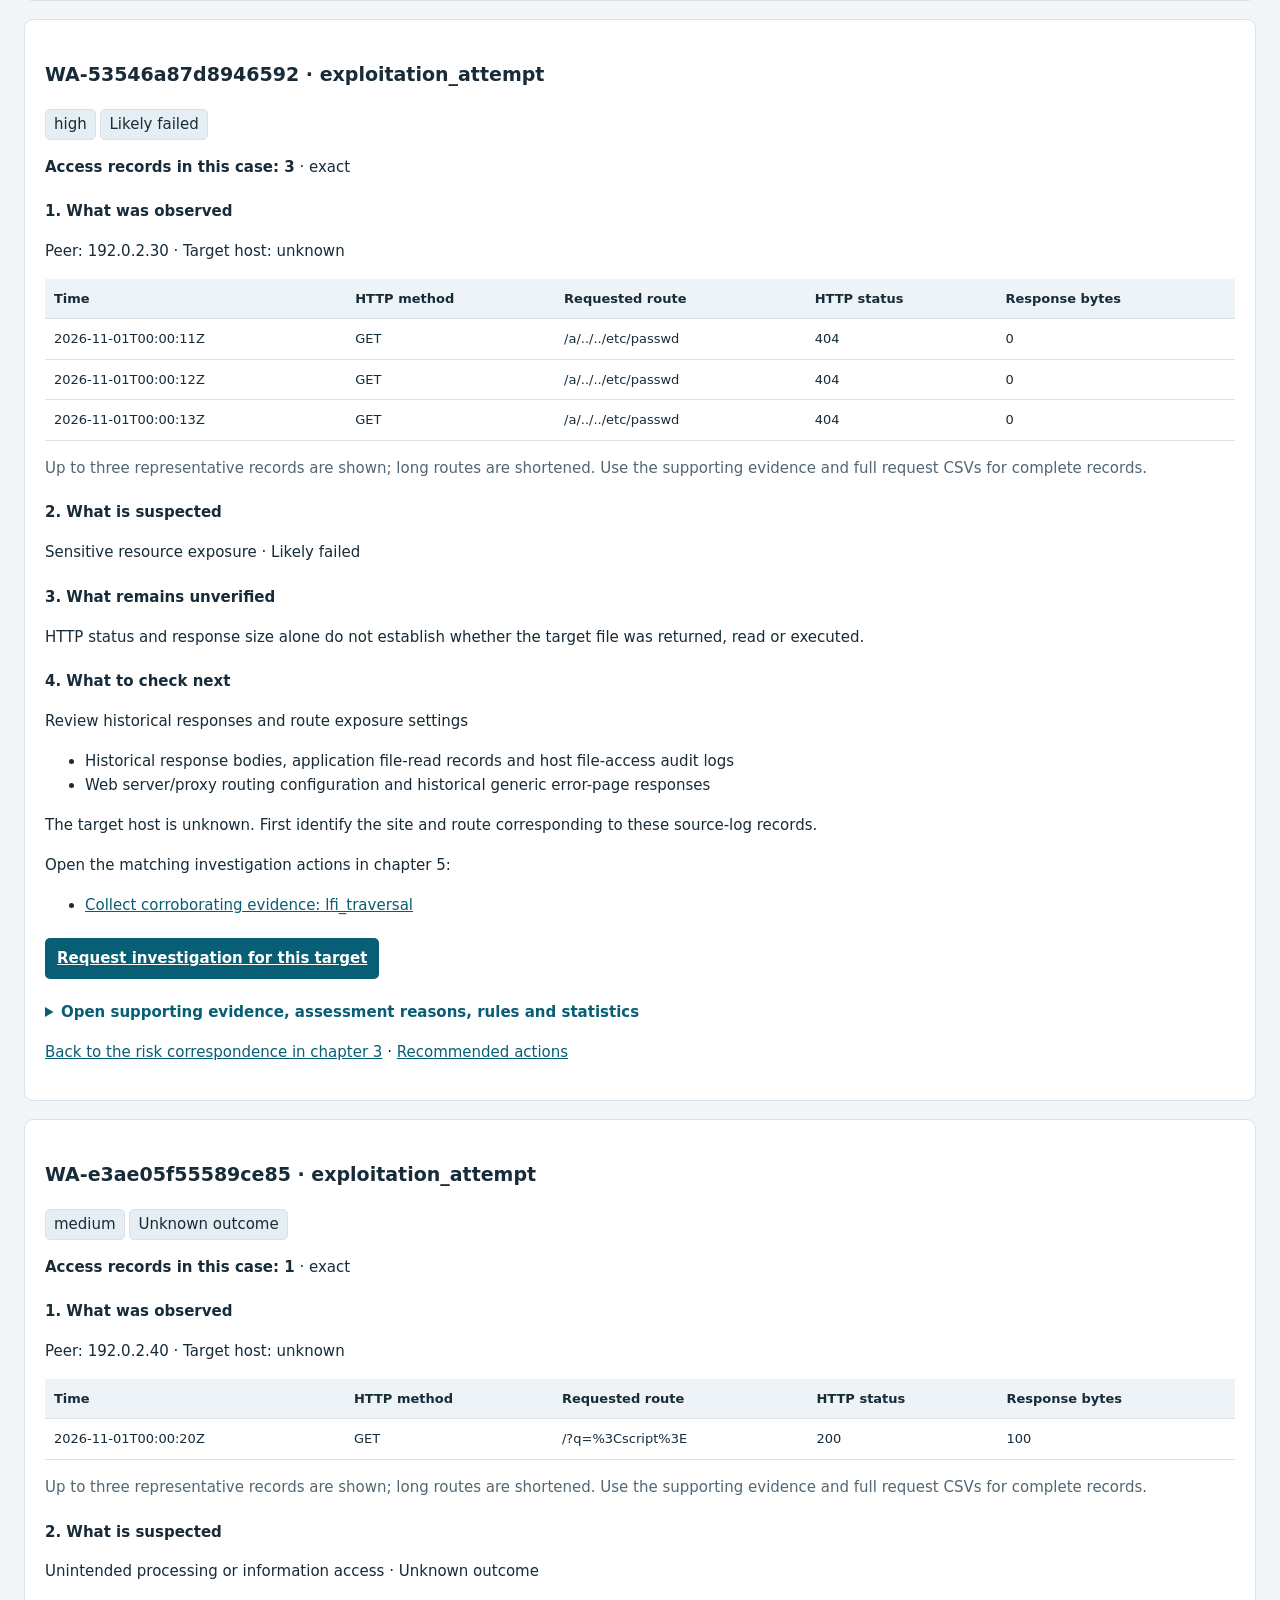
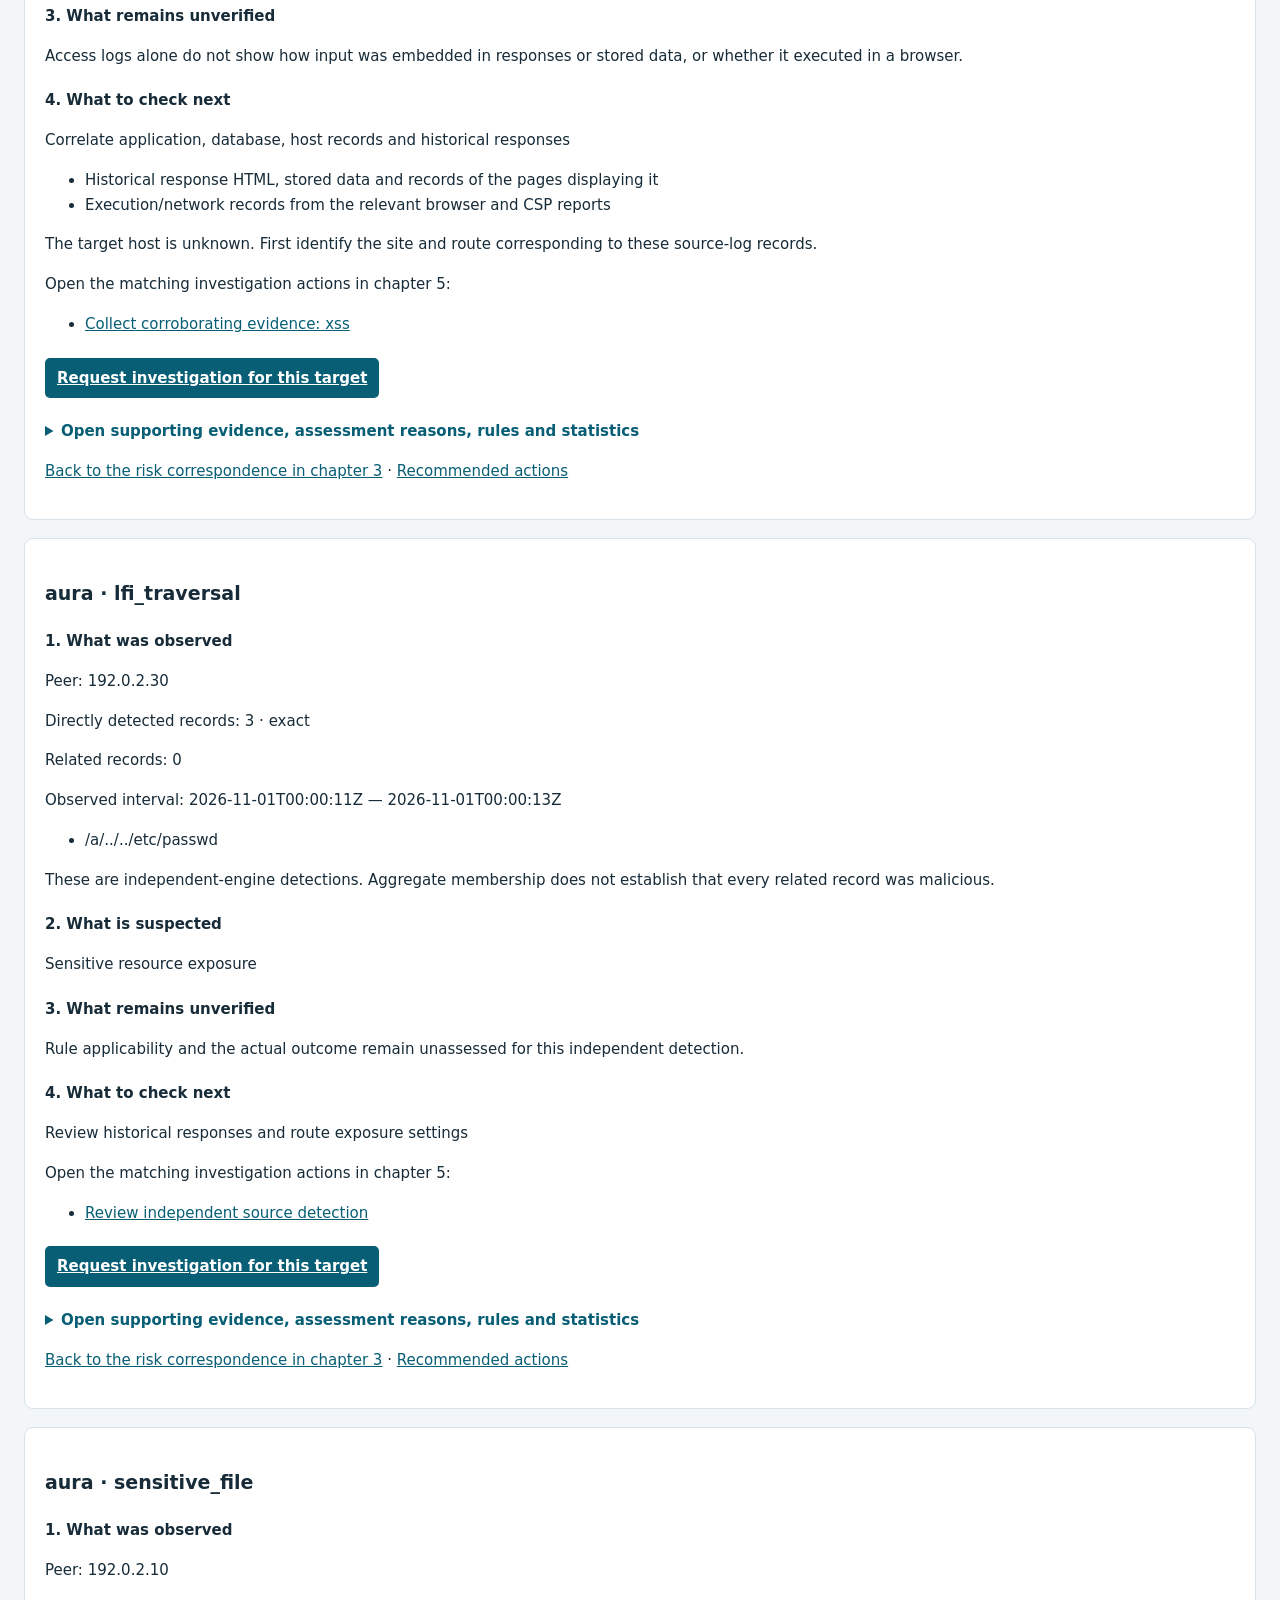
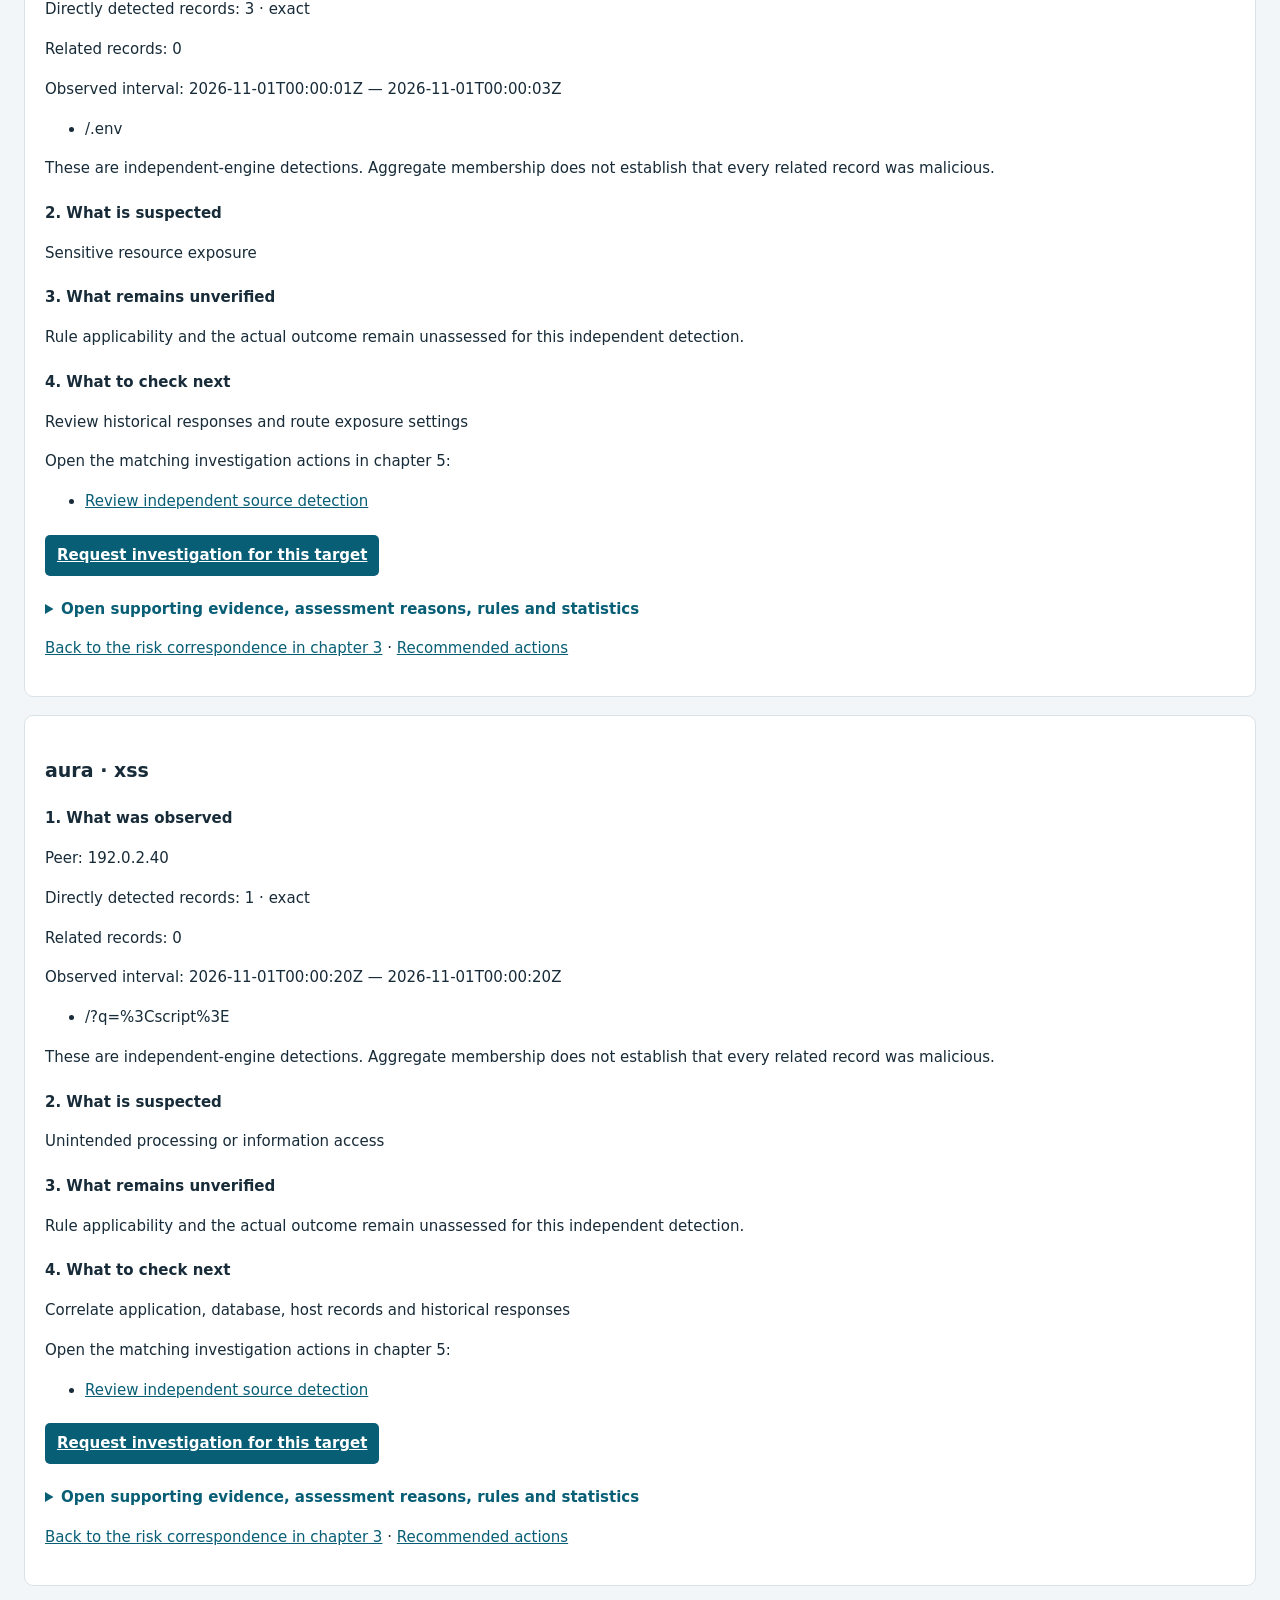
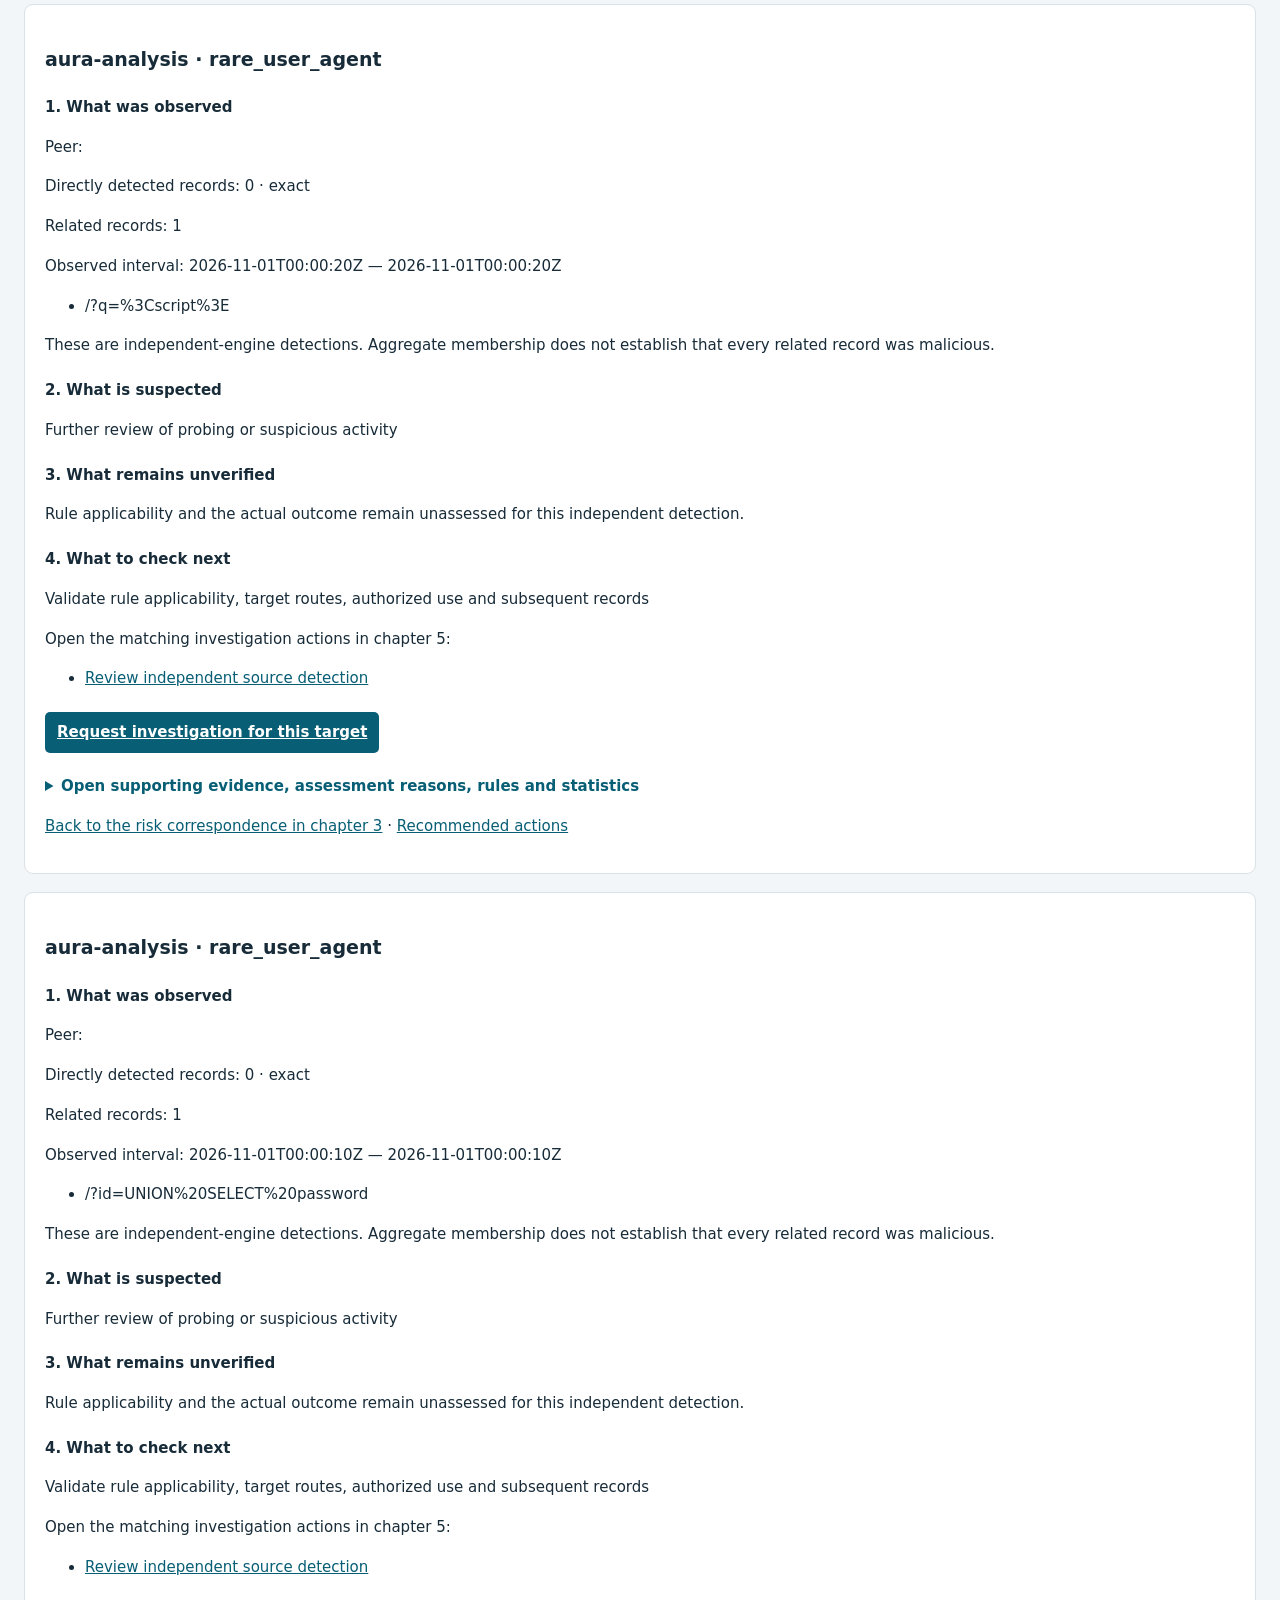
<file: examples/investigation-en/technical-report.html>
<!doctype html>
<html lang="en"><head><meta charset="utf-8"><meta name="viewport" content="width=device-width,initial-scale=1"><meta http-equiv="Content-Security-Policy" content="default-src 'none'; script-src 'self'; style-src 'unsafe-inline'; base-uri 'none'; form-action 'none'"><title>Access log investigation (synthetic sample)</title>
<style>
:root{color-scheme:light;--ink:#172b38;--muted:#526773;--line:#d9e2e8;--accent:#075e75}*{box-sizing:border-box}body{font:15px/1.65 system-ui,sans-serif;margin:0;background:#f3f6f8;color:var(--ink)}main{max-width:1320px;margin:auto;padding:36px 24px}h1{font-size:32px;line-height:1.35}h2{margin-top:44px;font-size:24px;border-bottom:2px solid var(--line);padding-bottom:10px}h3{font-size:19px}h4{margin-bottom:8px}p,li,dd,td,th,code{overflow-wrap:anywhere}section.panel,article,nav,.chart{background:white;border:1px solid var(--line);border-radius:9px;padding:20px;margin:18px 0}a{color:var(--accent)}.table{overflow-x:auto}table{border-collapse:collapse;width:100%;font-size:13px}th,td{padding:9px;border-bottom:1px solid var(--line);vertical-align:top;text-align:left}th{background:#edf3f6}dt{font-weight:650;margin-top:8px}dd{margin-left:16px}pre{background:#edf3f6;white-space:pre-wrap;overflow-wrap:anywhere;padding:14px;font:13px/1.5 ui-monospace,monospace}summary{cursor:pointer;color:var(--accent);font-weight:600}.muted{color:var(--muted)}.warning{border-left:5px solid #9b640d;padding:14px;background:#fff8ea}.grid{display:grid;grid-template-columns:repeat(auto-fit,minmax(260px,1fr));gap:16px}.badge{display:inline-block;padding:2px 8px;background:#e4eef3;border:1px solid var(--line);border-radius:5px}meter{display:block;width:100%;height:17px;margin:4px 0 12px}.timeline{max-height:620px;overflow:auto}footer{margin:36px 0;color:var(--muted)}@media print{body{background:white;color:black;font-size:10pt}main{padding:0;max-width:none}nav,.no-print{display:none}h2{break-before:page}#chapter-1{break-before:auto}h2,h3,h4{break-after:avoid}article,section.panel,.chart{border-radius:0;padding:10px}.table,.timeline{overflow:visible;max-height:none}table{font-size:8pt;table-layout:fixed}th,td{padding:4px;word-break:break-word}tr{break-inside:avoid}pre{font-size:8pt}a{color:black}.grid{display:block}.chart{break-inside:avoid}meter{height:12px}}
.chapter-purpose{padding:12px 16px;background:#e8f2f5;border-left:4px solid var(--accent)}
.request-target{display:inline-block;padding:8px 12px;background:var(--accent);color:white;border-radius:5px;font-weight:600;margin:6px 0}
</style></head><body><main>
<header><p class="muted">Offline access log investigation · 2.1.1 · webaudit/investigation-1</p><h1>Access log investigation (synthetic sample)</h1><p><strong>Analysis status: Completed analysis</strong> · Count quality: exact</p><p>This report identifies suspicious observations and corroborating evidence to seek. Access logs alone do not confirm intrusion or damage.</p></header>
<p><strong><a href="suspicious-requests.csv">Open suspicious access logs (CSV)</a></strong></p>
<p><a href="executive-summary.html">Start with results and next steps (plain-language summary)</a> · <a href="technical-report.html#secondary-investigation">Secondary prompt generator</a></p><nav id="contents"><h2>Contents</h2><ol><li><a href="#chapter-1">1. Investigation overview</a></li><li><a href="#chapter-2">2. Investigation scope</a></li><li><a href="#chapter-6">3. Investigation coverage</a></li><li><a href="#chapter-8">4. Detailed analysis</a></li><li><a href="#chapter-11">5. Recommended actions</a></li><li><a href="#investigation-workflow">6. Investigation requests and result reporting</a></li></ol><p><a href="#appendix-assessment">Appendix A. How to read assessments</a></p><p><a href="#appendix-coverage">Appendix B. Full evaluation inventory</a></p><p><a href="#appendix-limitations">Appendix C. Common analysis limits and sharing precautions</a></p><p><a href="#appendix-methods">Appendix D. Analysis methods</a></p><p><a href="#appendix-statistics">Appendix E. Overall access statistics</a></p><p><a href="report.json">Structured report</a> · <a href="manifest.json">Manifest and artifact hashes</a></p></nav>
<h2 id="chapter-1">1. Investigation overview</h2><p class="chapter-purpose"><strong>After reading this chapter:</strong> Check the target and result summary and verify that this report covers the system and period you need.</p>
<section class="panel"><dl><dt>Report title</dt><dd>Access log investigation (synthetic sample)</dd><dt>Target system</dt><dd>Sample system</dd><dt>Investigation background</dt><dd>Not specified</dd><dt>Investigation purpose</dt><dd>Not specified</dd><dt>Investigator</dt><dd>Verification operator</dd><dt>Period:</dt><dd>2026-11-01T00:00:00Z — 2026-11-01T00:00:20Z</dd><dt>Analysis started / finished</dt><dd>2026-11-27T12:17:48.026458Z — 2026-11-27T12:17:48.2090904Z</dd><dt>Version / rule version</dt><dd>2.1.1 / 2026.11.20.2</dd></dl></section>
<h3>Investigation result summary</h3><div class="table"><table><thead><tr><th>Metric</th><th>Count / value</th><th>Scope and quality</th></tr></thead><tbody>
<tr><td>Input files</td><td>1</td><td>Includes failed inventory entries</td></tr><tr><td>Total observed log lines</td><td>9</td><td>exact</td></tr><tr><td>Parsed / unparsed / excluded lines</td><td>9 / 0 / 0</td><td>Blank lines and explicitly deduplicated files are excluded</td></tr><tr><td>Parsed request observations</td><td>9</td><td>Successfully parsed observations after file deduplication</td></tr><tr><td>Unique source IPs</td><td>5</td><td>exact</td></tr><tr><td>Suspicious requests / percentage</td><td>8 / 88.89%</td><td>exact</td></tr><tr><td>Suspicious source IPs</td><td>4</td><td>exact · exact</td></tr><tr><td>Detections / WebAudit incidents</td><td>16 / 4</td><td>Detection conditions and requests are different units; engines can overlap</td></tr><tr><td>Priority investigation cases</td><td>3</td><td>Existing severity and possible-success cases determine review priority, not verified impact</td></tr><tr><td>Full request evidence complete</td><td>true</td><td><a href="suspicious-requests.csv">All suspicious request observations</a> · <a href="related-requests.csv">All related observations</a></td></tr></tbody></table></div>
<h3>Detection engines</h3><dl><dt>aura</dt><dd>3 detections</dd><dt>aura-analysis</dt><dd>5 detections</dd><dt>hub</dt><dd>0 detections</dd><dt>webaudit</dt><dd>8 detections</dd></dl><h3>Main warnings</h3><p><a href="#run-limitations">Review this run’s warnings and limitations in chapter 2</a></p>
<span id="chapter-9"></span><p>The observed signatures and aggregate review candidates require context-dependent investigation. The counts and links above identify the supporting observations; they do not establish intrusion, damage or a single attacker.</p>
<h2 id="chapter-2">2. Investigation scope</h2><p class="chapter-purpose"><strong>After reading this chapter:</strong> Review supplied logs, periods and missing records and identify additional logs needed.</p><p>Target system: Sample system</p><p>Source IP method: The recorded peer is used; forwarded headers are untrusted and proxy topology is not verified.</p><p>Formats and field availability are recorded per input. Available means observed in at least one parsed record, not present in every record.</p><div class="table"><table><tr><th>File identifier / path</th><th>Bytes / original SHA-256</th><th>Compression / parser / log type</th><th>Observed period / lines</th><th>Status / limits / errors</th></tr><tr><td>FILE-90df7baaf2104816a41cdbcab5bf8f8a<br>F:\project\webauditJ\examples\sample.log</td><td>887<br>375176973265b13d9a7125bc8773da37de22d450cb02d15a369a722ed9b5c0d7<br>original_file_bytes · complete</td><td>none<br>apache-nginx-combined<br>http_access-log<br>Recorded timezone offsets: UTC+00:00 </td><td>2026-11-01T00:00:00Z — 2026-11-01T00:00:20Z<br>Total / parsed / unparsed / excluded: 9 / 9 / 0 / 0<br>exact</td><td>completed<br>Truncated: false<br>Changed during analysis: false<br><details><summary>Available fields</summary><ul><li>method</li><li>protocol</li><li>raw</li><li>recorded_time</li><li>request_uri</li><li>response_bytes</li><li>source_ip</li><li>status</li><li>timestamp</li><li>user_agent</li></ul></details></td></tr></table></div><p><a href="log-inventory.csv">Complete input inventory</a></p>
<h3>Missing fields and unavailable evidence</h3><dl><dt>referer</dt><dd>9 parsed observations without this field</dd></dl><p>Request and response bodies, database audit results, host execution and file integrity are not established by these parsed records. HTTP error and authentication-failure indicators are included when supplied and supported; they do not replace application or authentication audits.</p><p>Unknown-time observations: 0 · Empty intervals do not establish missing logs.</p>
<section class="panel" id="run-limitations"><span id="chapter-10"></span><h3>Limitations observed in this run</h3><dl><dt>Analysis status</dt><dd>Completed analysis</dd><dt>Full request evidence complete</dt><dd>true</dd><dt>Statistical detail truncated</dt><dd>false</dd><dt>Count quality</dt><dd>exact</dd></dl>
<ul><li>Request bodies and response contents are unavailable; authentication results and compromise cannot be verified</li><li>Client address is the recorded peer; forwarded headers are untrusted and proxy topology is unknown</li><li>Too few IP peers for request/error-rate statistical inference</li><li>Missing referer in 9 parsed requests reduces related detection coverage</li></ul><p><a href="diagnostics/parse-errors.csv">Parse diagnostics</a> · <a href="diagnostics/excluded-requests.csv">Exclusion diagnostics</a> · <a href="diagnostics/execution-log.txt">Execution log</a></p>
<p><a href="#appendix-limitations">Common analysis limits and sharing precautions (appendix C)</a></p></section>
<h2 id="chapter-6">3. Investigation coverage</h2><p class="chapter-purpose"><strong>After reading this chapter:</strong> Review the targets actually detected by this tool and their evidence. Hand off any remaining questions about those targets for checks using other tools or investigation work.</p>

<p>This chapter focuses on the detections behind the executive risks. Follow-up work is tied to those targets; the full evaluation inventory is reference material in appendix B.</p>
<h3>1. Perspectives with suspected unauthorized access</h3><p>Start with the risks listed in section 02 of the executive report, in the same priority order and with the same 10-target limit. Each row links that risk to its investigation perspective or source detection item. These are review candidates, not confirmed harm.</p>
<p>WebAudit cases are linked through their recorded case references. Independent-engine detections show their own engine and rule item; they are not treated as WebAudit perspective detections. Targets sharing a risk title remain separate, and overlapping detections must not be added as distinct attacks.</p>
<p><strong>All retained targets: 12</strong> · <a href="technical-report.html#all-investigation-targets">Review all targets, including those outside the priority summary</a></p><div class="table"><table><tr><th>Executive risk</th><th>Corresponding perspective or detection item</th><th>Engine</th><th>Evidence details</th><th>Target ID</th></tr><tr data-risk-ref="RISK-b61d9ee9633faf4aec85f0a99eda5e9a"><td><a href="executive-summary.html#RISK-b61d9ee9633faf4aec85f0a99eda5e9a">Sensitive resource exposure</a></td><td><a href="#coverage-ASPECT-sensitive_file">Sensitive file access</a><br></td><td>webaudit</td><td><a href="#WA-68533c54f477aefb">Review target evidence</a></td><td><a href="#WA-68533c54f477aefb">WA-68533c54f477aefb</a></td></tr><tr data-risk-ref="RISK-58b635c8417c0355e8861941faa7469f"><td><a href="executive-summary.html#RISK-58b635c8417c0355e8861941faa7469f">Unintended processing or information access</a></td><td><a href="#coverage-ASPECT-sqli">SQL injection</a><br></td><td>webaudit</td><td><a href="#WA-e209a83ef4765316">Review target evidence</a></td><td><a href="#WA-e209a83ef4765316">WA-e209a83ef4765316</a></td></tr><tr data-risk-ref="RISK-63fdc49c5e77bc8afcdb15a9c382e4cd"><td><a href="executive-summary.html#RISK-63fdc49c5e77bc8afcdb15a9c382e4cd">Sensitive resource exposure</a></td><td><a href="#coverage-ASPECT-lfi">Local file inclusion</a><br><a href="#coverage-ASPECT-traversal">Directory traversal</a><br></td><td>webaudit</td><td><a href="#WA-53546a87d8946592">Review target evidence</a></td><td><a href="#WA-53546a87d8946592">WA-53546a87d8946592</a></td></tr><tr data-risk-ref="RISK-7da9dfe953103b5bf6faafc849d118a8"><td><a href="executive-summary.html#RISK-7da9dfe953103b5bf6faafc849d118a8">Unintended processing or information access</a></td><td><a href="#coverage-ASPECT-xss">Cross-site scripting</a><br></td><td>webaudit</td><td><a href="#WA-e3ae05f55589ce85">Review target evidence</a></td><td><a href="#WA-e3ae05f55589ce85">WA-e3ae05f55589ce85</a></td></tr><tr data-risk-ref="RISK-6e1f961768b267ac68b870f91c0190a0"><td><a href="executive-summary.html#RISK-6e1f961768b267ac68b870f91c0190a0">Sensitive resource exposure</a></td><td><a href="#coverage-RULE-aura-lfi_traversal">Path traversal / local file inclusion</a><br></td><td>aura</td><td><a href="#DET-3f3155956d35ab191969098eb3f28b05">Review target evidence</a></td><td><a href="#DET-3f3155956d35ab191969098eb3f28b05">DET-3f3155956d35ab191969098eb3f28b05</a></td></tr><tr data-risk-ref="RISK-e817adc049b6feec57d620a98e30eef5"><td><a href="executive-summary.html#RISK-e817adc049b6feec57d620a98e30eef5">Sensitive resource exposure</a></td><td><a href="#coverage-RULE-aura-sensitive_file">Access to sensitive files, backups, secrets or config</a><br></td><td>aura</td><td><a href="#DET-f46f1e0d8936861b6d6ee668e0da5ee5">Review target evidence</a></td><td><a href="#DET-f46f1e0d8936861b6d6ee668e0da5ee5">DET-f46f1e0d8936861b6d6ee668e0da5ee5</a></td></tr><tr data-risk-ref="RISK-9b9ab5771db81d2334636215909fcc16"><td><a href="executive-summary.html#RISK-9b9ab5771db81d2334636215909fcc16">Unintended processing or information access</a></td><td><a href="#coverage-RULE-aura-xss">Cross-site scripting payloads</a><br></td><td>aura</td><td><a href="#DET-e04a802150d1b00d86916f0c97ab9cc8">Review target evidence</a></td><td><a href="#DET-e04a802150d1b00d86916f0c97ab9cc8">DET-e04a802150d1b00d86916f0c97ab9cc8</a></td></tr><tr data-risk-ref="RISK-a41ef42a025917ac1caffcdf790e5381"><td><a href="executive-summary.html#RISK-a41ef42a025917ac1caffcdf790e5381">Further review of probing or suspicious activity</a></td><td><a href="#coverage-RULE-aura-analysis-rare_user_agent">rare_user_agent</a><br></td><td>aura-analysis</td><td><a href="#DET-03ae07b757f50ab890a74fe01a34030a">Review target evidence</a></td><td><a href="#DET-03ae07b757f50ab890a74fe01a34030a">DET-03ae07b757f50ab890a74fe01a34030a</a></td></tr><tr data-risk-ref="RISK-e22d89df3071f2c0ebd33186697a8745"><td><a href="executive-summary.html#RISK-e22d89df3071f2c0ebd33186697a8745">Further review of probing or suspicious activity</a></td><td><a href="#coverage-RULE-aura-analysis-rare_user_agent">rare_user_agent</a><br></td><td>aura-analysis</td><td><a href="#DET-477f2cd524014e5368cfb1e0bb6dfe4f">Review target evidence</a></td><td><a href="#DET-477f2cd524014e5368cfb1e0bb6dfe4f">DET-477f2cd524014e5368cfb1e0bb6dfe4f</a></td></tr><tr data-risk-ref="RISK-1aa2d12ef3db6e43f1c69fff7934ef56"><td><a href="executive-summary.html#RISK-1aa2d12ef3db6e43f1c69fff7934ef56">Further review of probing or suspicious activity</a></td><td><a href="#coverage-RULE-aura-analysis-rare_user_agent">rare_user_agent</a><br></td><td>aura-analysis</td><td><a href="#DET-734734038fab05d4d89ce4e762bcd588">Review target evidence</a></td><td><a href="#DET-734734038fab05d4d89ce4e762bcd588">DET-734734038fab05d4d89ce4e762bcd588</a></td></tr></table></div>
<h3>2. Follow-up checks using other tools or investigation work</h3><p>These follow-up checks concern the detected targets above. Required records may exist elsewhere; this report does not establish their availability or perform these checks. Assign the work using chapter 5.</p>
<div class="table"><table><tr><th>Executive risk</th><th>Unresolved evidence</th><th>Records to seek</th><th>Next review</th><th>Target ID</th></tr><tr data-risk-followup="RISK-b61d9ee9633faf4aec85f0a99eda5e9a"><td>Sensitive resource exposure</td><td><p>Response content and expected resource semantics</p><p>Request body, application/authentication audit trail</p><p>Backend/proxy status mapping and filesystem/process/network evidence</p></td><td><p>Historical response bodies, application file-read records and host file-access audit logs</p><p>Web server/proxy routing configuration and historical generic error-page responses</p></td><td>Review historical responses and route exposure settings</td><td><a href="#WA-68533c54f477aefb">WA-68533c54f477aefb</a></td></tr><tr data-risk-followup="RISK-58b635c8417c0355e8861941faa7469f"><td>Unintended processing or information access</td><td><p>Response content and expected resource semantics</p><p>Request body, application/authentication audit trail</p><p>Backend/proxy status mapping and filesystem/process/network evidence</p></td><td><p>Application processing/error logs and historical responses</p><p>Audit logs for the relevant database, directory service or XML query processing</p></td><td>Correlate application, database, host records and historical responses</td><td><a href="#WA-e209a83ef4765316">WA-e209a83ef4765316</a></td></tr><tr data-risk-followup="RISK-63fdc49c5e77bc8afcdb15a9c382e4cd"><td>Sensitive resource exposure</td><td><p>Response content and expected resource semantics</p><p>Request body, application/authentication audit trail</p><p>Backend/proxy status mapping and filesystem/process/network evidence</p></td><td><p>Historical response bodies, application file-read records and host file-access audit logs</p><p>Web server/proxy routing configuration and historical generic error-page responses</p></td><td>Review historical responses and route exposure settings</td><td><a href="#WA-53546a87d8946592">WA-53546a87d8946592</a></td></tr><tr data-risk-followup="RISK-7da9dfe953103b5bf6faafc849d118a8"><td>Unintended processing or information access</td><td><p>Response content and expected resource semantics</p><p>Request body, application/authentication audit trail</p><p>Backend/proxy status mapping and filesystem/process/network evidence</p></td><td><p>Historical response HTML, stored data and records of the pages displaying it</p><p>Execution/network records from the relevant browser and CSP reports</p></td><td>Correlate application, database, host records and historical responses</td><td><a href="#WA-e3ae05f55589ce85">WA-e3ae05f55589ce85</a></td></tr><tr data-risk-followup="RISK-6e1f961768b267ac68b870f91c0190a0"><td>Sensitive resource exposure</td><td>Rule applicability and the actual outcome remain unassessed for this independent detection.</td><td><p>Historical response bodies, application file-read records and host file-access audit logs</p><p>Web server/proxy routing configuration and historical generic error-page responses</p></td><td>Review historical responses and route exposure settings</td><td><a href="#DET-3f3155956d35ab191969098eb3f28b05">DET-3f3155956d35ab191969098eb3f28b05</a></td></tr><tr data-risk-followup="RISK-e817adc049b6feec57d620a98e30eef5"><td>Sensitive resource exposure</td><td>Rule applicability and the actual outcome remain unassessed for this independent detection.</td><td><p>Historical response bodies, application file-read records and host file-access audit logs</p><p>Web server/proxy routing configuration and historical generic error-page responses</p></td><td>Review historical responses and route exposure settings</td><td><a href="#DET-f46f1e0d8936861b6d6ee668e0da5ee5">DET-f46f1e0d8936861b6d6ee668e0da5ee5</a></td></tr><tr data-risk-followup="RISK-9b9ab5771db81d2334636215909fcc16"><td>Unintended processing or information access</td><td>Rule applicability and the actual outcome remain unassessed for this independent detection.</td><td><p>Historical response HTML, stored data and records of the pages displaying it</p><p>Execution/network records from the relevant browser and CSP reports</p></td><td>Correlate application, database, host records and historical responses</td><td><a href="#DET-e04a802150d1b00d86916f0c97ab9cc8">DET-e04a802150d1b00d86916f0c97ab9cc8</a></td></tr><tr data-risk-followup="RISK-a41ef42a025917ac1caffcdf790e5381"><td>Further review of probing or suspicious activity</td><td>Rule applicability and the actual outcome remain unassessed for this independent detection.</td><td><p>Original log file/line references, historical responses, proxy/application/authentication logs</p><p>Target host audit records for file changes, process execution and outbound connections</p></td><td>Validate rule applicability, target routes, authorized use and subsequent records</td><td><a href="#DET-03ae07b757f50ab890a74fe01a34030a">DET-03ae07b757f50ab890a74fe01a34030a</a></td></tr><tr data-risk-followup="RISK-e22d89df3071f2c0ebd33186697a8745"><td>Further review of probing or suspicious activity</td><td>Rule applicability and the actual outcome remain unassessed for this independent detection.</td><td><p>Original log file/line references, historical responses, proxy/application/authentication logs</p><p>Target host audit records for file changes, process execution and outbound connections</p></td><td>Validate rule applicability, target routes, authorized use and subsequent records</td><td><a href="#DET-477f2cd524014e5368cfb1e0bb6dfe4f">DET-477f2cd524014e5368cfb1e0bb6dfe4f</a></td></tr><tr data-risk-followup="RISK-1aa2d12ef3db6e43f1c69fff7934ef56"><td>Further review of probing or suspicious activity</td><td>Rule applicability and the actual outcome remain unassessed for this independent detection.</td><td><p>Original log file/line references, historical responses, proxy/application/authentication logs</p><p>Target host audit records for file changes, process execution and outbound connections</p></td><td>Validate rule applicability, target routes, authorized use and subsequent records</td><td><a href="#DET-734734038fab05d4d89ce4e762bcd588">DET-734734038fab05d4d89ce4e762bcd588</a></td></tr></table></div><p><a href="#chapter-11">5. Recommended actions</a></p>
<p><a href="#appendix-coverage">Full evaluation inventory (appendix B)</a> · <a href="#coverage-status-legend">Coverage status legend (appendix)</a></p>

<p><a href="#appendix-methods">Check detection methods in appendix D</a> · <a href="#appendix-statistics">Review surrounding traffic in appendix E</a></p>
<span id="chapter-7"></span><h2 id="chapter-8">4. Detailed analysis</h2><p class="chapter-purpose"><strong>After reading this chapter:</strong> Review case evidence and missing evidence and identify the records needed to establish the outcome.</p><p><a href="#appendix-assessment">How to read result labels (appendix)</a></p><p>Evidence below is representative and bounded. Use the full suspicious and related CSVs for all retained associations.</p><p><a href="#run-limitations">Review input gaps and runtime constraints in chapter 2</a></p><p><a href="findings.csv">Complete incident CSV</a> · <a href="detections.csv">Complete detection CSV</a></p>

<span id="incident-list"></span><article id="WA-68533c54f477aefb"><h3>WA-68533c54f477aefb · reconnaissance</h3><p><span class="badge">high</span> <span class="badge">Possible success</span></p><div class="case-overview"><p><strong>Access records in this case: 3</strong> · exact</p>
<h4>1. What was observed</h4><p>Peer: 192.0.2.10 · Target host: unknown</p>
<div class="table"><table><tr><th>Time</th><th>HTTP method</th><th>Requested route</th><th>HTTP status</th><th>Response bytes</th></tr><tr><td>2026-11-01T00:00:01Z</td><td>GET</td><td>/.env</td><td>404</td><td>0</td></tr><tr><td>2026-11-01T00:00:02Z</td><td>GET</td><td>/.env</td><td>200</td><td>128</td></tr><tr><td>2026-11-01T00:00:03Z</td><td>GET</td><td>/.env</td><td>200</td><td>128</td></tr></table></div><p class="muted">Up to three representative records are shown; long routes are shortened. Use the supporting evidence and full request CSVs for complete records.</p>
<h4>2. What is suspected</h4><p>Sensitive resource exposure · Possible success</p>
<p>Possible-success cases require corroboration before any success claim. Unknown outcomes remain unknown when historical evidence is unavailable.</p><h4>3. What remains unverified</h4><p>HTTP status and response size alone do not establish whether the target file was returned, read or executed.</p>
<h4>4. What to check next</h4><p>Review historical responses and route exposure settings</p>
<ul><li>Historical response bodies, application file-read records and host file-access audit logs</li><li>Web server/proxy routing configuration and historical generic error-page responses</li></ul>
<p>The target host is unknown. First identify the site and route corresponding to these source-log records.</p>
<p>Open the matching investigation actions in chapter 5:</p><ul class="case-action-links"><li><a href="#REC-de491122fabfa3a388b91e1fb3b8ab30">Collect corroborating evidence: sensitive_file</a></li></ul>
<p><a class="request-target" href="technical-report.html#request-WA-68533c54f477aefb" data-secondary-case="WA-68533c54f477aefb">Request investigation for this target</a></p></div><details class="case-supporting"><summary>Open supporting evidence, assessment reasons, rules and statistics</summary><dl><dt>Detection engine / confidence</dt><dd>WebAudit / unknown</dd><dt>Outcome evidence strength / attack score</dt><dd>0.55 / 30/100 · Neither value is a calibrated probability.</dd><dt>Source IP / target host / User-Agent</dt><dd>192.0.2.10 / unknown / BrowserA</dd><dt>First / last</dt><dd>2026-11-01T00:00:01Z — 2026-11-01T00:00:03Z</dd><dt>Country / ASN / organization</dt><dd>unknown</dd><dt>Observed requests / direct / related / detections</dt><dd>3 / 3 / 0 / 3</dd><dt>HTTP methods / status codes</dt><dd>GET: 3 · <br>200: 2 · 404: 1 · </dd><dt>Response bytes: known / min / max / mean</dt><dd>3 / 0 / 128 / 85.33333333333333</dd><dt>Observed requests per second over the observed span</dt><dd>1.5</dd><dt>Retained unique URIs / quality</dt><dd>1 / exact</dd><dt>URI samples</dt><dd>/.env<br></dd><dt>Related coverage</dt><dd><a href="#coverage-ASPECT-sensitive_file">ASPECT-sensitive_file</a><br><a href="#coverage-RULE-webaudit-WA-sensitive_file">RULE-webaudit-WA-sensitive_file</a><br></dd><dt>Related cases / IPs</dt><dd></dd></dl>
<details><summary>URI counts within the incident</summary><table><tr><th>URI samples</th><th>Requests</th></tr><tr><td>/.env</td><td>3</td></tr></table></details>
<h4>Observed facts</h4><ul><li>Counts, status codes and source references describe observed log records, not verified server-side execution.</li></ul><h4>Rule-based inferences</h4><ul><li>Sensitive resource probe</li><li>Same recorded peer IP, target host (when available), User-Agent, technique family and five-minute event-time partition; this is a hypothesis, not verified identity</li></ul><h4>Unverified matters and benign alternatives</h4><ul><li>Response content and expected resource semantics</li><li>Request body, application/authentication audit trail</li><li>Backend/proxy status mapping and filesystem/process/network evidence</li><li>Authorized testing, legitimate traffic, shared addresses and common error routing may explain some matches. Validate application context.</li><li>Detection labels describe observed techniques; attacker intent and attack progression are not verified.</li></ul><h4>Conditional impact</h4><ul><li>If sensitive resources are exposed or file inclusion is vulnerable, confidential file disclosure or code loading may be possible. Returned content is unverified.</li></ul>
<details><summary>Matched rules, fields and conditions</summary><h5>WA-sensitive_file · signature</h5><p>target </p><pre>url: /(?:\.env(?:\.[a-z0-9_-]+)?|\.git/(?:config|head)|\.svn/entries|\.htpasswd|id_rsa|\.aws/credentials|dump\.sql|database\.sql|wp-config\.php(?:\.bak)?|web\.config)(?:[?;/]|$)</pre></details><details><summary>Observed case timeline</summary><p>Timeline resolution, seconds: 60</p><table><tr><th>UTC time bin</th><th>Requests / direct / 4xx / 5xx</th></tr><tr><td>2026-11-01T00:00:00Z</td><td>3 / 3 / 1 / 0</td></tr></table></details>
<h4>Representative source evidence</h4><p><strong>REQ-419dfb2344bd0d6de2dac26f4d1247d0</strong><br>FILE-90df7baaf2104816a41cdbcab5bf8f8a · F:\project\webauditJ\examples\sample.log:2<br>Time / method / status / bytes: 2026-11-01T00:00:01Z / GET / 404 / 0</p><pre>192.0.2.10 - - [01/Nov/2026:00:00:01 +0000] &quot;GET /.env HTTP/1.1&quot; 404 0 &quot;-&quot; &quot;BrowserA&quot;</pre><p>Original URL: /.env</p><p>Normalization variants and steps</p><pre>/.env</pre><ul></ul><p><strong>REQ-5168561791d6cdbf1a5002e8978cb610</strong><br>FILE-90df7baaf2104816a41cdbcab5bf8f8a · F:\project\webauditJ\examples\sample.log:3<br>Time / method / status / bytes: 2026-11-01T00:00:02Z / GET / 200 / 128</p><pre>192.0.2.10 - - [01/Nov/2026:00:00:02 +0000] &quot;GET /.env HTTP/1.1&quot; 200 128 &quot;-&quot; &quot;BrowserA&quot;</pre><p>Original URL: /.env</p><p>Normalization variants and steps</p><pre>/.env</pre><ul></ul><p><strong>REQ-461ca24c8de85cb32ba88db998116999</strong><br>FILE-90df7baaf2104816a41cdbcab5bf8f8a · F:\project\webauditJ\examples\sample.log:4<br>Time / method / status / bytes: 2026-11-01T00:00:03Z / GET / 200 / 128</p><pre>192.0.2.10 - - [01/Nov/2026:00:00:03 +0000] &quot;GET /.env HTTP/1.1&quot; 200 128 &quot;-&quot; &quot;BrowserA&quot;</pre><p>Original URL: /.env</p><p>Normalization variants and steps</p><pre>/.env</pre><ul></ul>
<h4>Outcome reasoning</h4><ul><li>Access logs show requests and response metadata, not server-side execution or returned content</li><li>Same sensitive resource changed from blocked/not-found to repeated nonempty 2xx responses; soft-404, redirects, generic pages or legitimate changes remain possible</li></ul><h4>How to establish the outcome</h4><h5>sensitive_file</h5><p>HTTP status and response size alone do not establish whether the target file was returned, read or executed.</p><ul><li>Historical response bodies, application file-read records and host file-access audit logs</li><li>Web server/proxy routing configuration and historical generic error-page responses</li></ul><p><strong>Evidence supporting success:</strong> Records showing that the response contained nonpublic file contents, or that an unauthorized file read or execution occurred.</p><p><strong>Evidence supporting failure:</strong> Records showing rejection before file access, or processing that returned no sensitive information without reading the target file.</p><p>Check the recorded interval, host and URI, preferably with application request IDs. Absence of traces alone does not prove failure; current reproduction alone does not establish historical success.</p></details><p><a href="#chapter-6">Back to the risk correspondence in chapter 3</a> · <a href="#chapter-11">Recommended actions</a></p></article><article id="WA-e209a83ef4765316"><h3>WA-e209a83ef4765316 · exploitation_attempt</h3><p><span class="badge">high</span> <span class="badge">Unknown outcome</span></p><div class="case-overview"><p><strong>Access records in this case: 1</strong> · exact</p>
<h4>1. What was observed</h4><p>Peer: 192.0.2.20 · Target host: unknown</p>
<div class="table"><table><tr><th>Time</th><th>HTTP method</th><th>Requested route</th><th>HTTP status</th><th>Response bytes</th></tr><tr><td>2026-11-01T00:00:10Z</td><td>GET</td><td>/?id=UNION%20SELECT%20password</td><td>500</td><td>100</td></tr></table></div><p class="muted">Up to three representative records are shown; long routes are shortened. Use the supporting evidence and full request CSVs for complete records.</p>
<h4>2. What is suspected</h4><p>Unintended processing or information access · Unknown outcome</p>
<h4>3. What remains unverified</h4><p>Access logs do not record the backend queries executed or the data retrieved or changed.</p>
<h4>4. What to check next</h4><p>Correlate application, database, host records and historical responses</p>
<ul><li>Application processing/error logs and historical responses</li><li>Audit logs for the relevant database, directory service or XML query processing</li></ul>
<p>The target host is unknown. First identify the site and route corresponding to these source-log records.</p>
<p>Open the matching investigation actions in chapter 5:</p><ul class="case-action-links"><li><a href="#REC-4eb0ec1baece8d1a3aaa99c02c719a15">Collect corroborating evidence: sqli</a></li></ul>
<p><a class="request-target" href="technical-report.html#request-WA-e209a83ef4765316" data-secondary-case="WA-e209a83ef4765316">Request investigation for this target</a></p></div><details class="case-supporting"><summary>Open supporting evidence, assessment reasons, rules and statistics</summary><dl><dt>Detection engine / confidence</dt><dd>WebAudit / unknown</dd><dt>Outcome evidence strength / attack score</dt><dd>0.2 / 30/100 · Neither value is a calibrated probability.</dd><dt>Source IP / target host / User-Agent</dt><dd>192.0.2.20 / unknown / BrowserB</dd><dt>First / last</dt><dd>2026-11-01T00:00:10Z — 2026-11-01T00:00:10Z</dd><dt>Country / ASN / organization</dt><dd>unknown</dd><dt>Observed requests / direct / related / detections</dt><dd>1 / 1 / 0 / 1</dd><dt>HTTP methods / status codes</dt><dd>GET: 1 · <br>500: 1 · </dd><dt>Response bytes: known / min / max / mean</dt><dd>1 / 100 / 100 / 100.0</dd><dt>Observed requests per second over the observed span</dt><dd>unknown</dd><dt>Retained unique URIs / quality</dt><dd>1 / exact</dd><dt>URI samples</dt><dd>/?id=UNION%20SELECT%20password<br></dd><dt>Related coverage</dt><dd><a href="#coverage-ASPECT-sqli">ASPECT-sqli</a><br><a href="#coverage-RULE-webaudit-WA-sqli">RULE-webaudit-WA-sqli</a><br></dd><dt>Related cases / IPs</dt><dd></dd></dl>
<details><summary>URI counts within the incident</summary><table><tr><th>URI samples</th><th>Requests</th></tr><tr><td>/?id=UNION%20SELECT%20password</td><td>1</td></tr></table></details>
<h4>Observed facts</h4><ul><li>Counts, status codes and source references describe observed log records, not verified server-side execution.</li></ul><h4>Rule-based inferences</h4><ul><li>SQL injection attempt</li><li>Same recorded peer IP, target host (when available), User-Agent, technique family and five-minute event-time partition; this is a hypothesis, not verified identity</li></ul><h4>Unverified matters and benign alternatives</h4><ul><li>Response content and expected resource semantics</li><li>Request body, application/authentication audit trail</li><li>Backend/proxy status mapping and filesystem/process/network evidence</li><li>Authorized testing, legitimate traffic, shared addresses and common error routing may explain some matches. Validate application context.</li><li>Detection labels describe observed techniques; attacker intent and attack progression are not verified.</li></ul><h4>Conditional impact</h4><ul><li>If an applicable injection vulnerability exists, unauthorized data access, modification or authentication bypass may be possible. Vulnerability and impact are unverified.</li></ul>
<details><summary>Matched rules, fields and conditions</summary><h5>WA-sqli · signature</h5><p>target </p><pre>url: union(?:\s|/\*.*?\*/|\+)+(?:all\s+)?select|(?:&#39;|\&quot;)\s*(?:or|and)\s+|\b(?:or|and)\s+1\s*=\s*1|\b(?:sleep|pg_sleep|benchmark|load_file)\s*\(|information_schema|into\s+(?:out|dump)file</pre></details><details><summary>Observed case timeline</summary><p>Timeline resolution, seconds: 60</p><table><tr><th>UTC time bin</th><th>Requests / direct / 4xx / 5xx</th></tr><tr><td>2026-11-01T00:00:00Z</td><td>1 / 1 / 0 / 1</td></tr></table></details>
<h4>Representative source evidence</h4><p><strong>REQ-5f95cd089487c6efa5892e119b001731</strong><br>FILE-90df7baaf2104816a41cdbcab5bf8f8a · F:\project\webauditJ\examples\sample.log:5<br>Time / method / status / bytes: 2026-11-01T00:00:10Z / GET / 500 / 100</p><pre>192.0.2.20 - - [01/Nov/2026:00:00:10 +0000] &quot;GET /?id=UNION%20SELECT%20password HTTP/1.1&quot; 500 100 &quot;-&quot; &quot;BrowserB&quot;</pre><p>Original URL: /?id=UNION%20SELECT%20password</p><p>Normalization variants and steps</p><pre>/?id=UNION%20SELECT%20password</pre><pre>/?id=UNION SELECT password</pre><pre>/?id=union%20select%20password</pre><pre>/?id=union select password</pre><ul><li>percent-decode detection variant</li><li>case-fold/backslash detection variant</li><li>case-fold/backslash detection variant</li></ul>
<h4>Outcome reasoning</h4><ul><li>Access logs show requests and response metadata, not server-side execution or returned content</li></ul><h4>How to establish the outcome</h4><h5>sqli</h5><p>Access logs do not record the backend queries executed or the data retrieved or changed.</p><ul><li>Application processing/error logs and historical responses</li><li>Audit logs for the relevant database, directory service or XML query processing</li></ul><p><strong>Evidence supporting success:</strong> Records showing that input in the request caused an unintended query and data retrieval, modification or authentication bypass.</p><p><strong>Evidence supporting failure:</strong> Records showing rejection before query execution, or processing in which the input was treated as a value and caused no unintended query or result.</p><p>Check the recorded interval, host and URI, preferably with application request IDs. Absence of traces alone does not prove failure; current reproduction alone does not establish historical success.</p></details><p><a href="#chapter-6">Back to the risk correspondence in chapter 3</a> · <a href="#chapter-11">Recommended actions</a></p></article><article id="WA-53546a87d8946592"><h3>WA-53546a87d8946592 · exploitation_attempt</h3><p><span class="badge">high</span> <span class="badge">Likely failed</span></p><div class="case-overview"><p><strong>Access records in this case: 3</strong> · exact</p>
<h4>1. What was observed</h4><p>Peer: 192.0.2.30 · Target host: unknown</p>
<div class="table"><table><tr><th>Time</th><th>HTTP method</th><th>Requested route</th><th>HTTP status</th><th>Response bytes</th></tr><tr><td>2026-11-01T00:00:11Z</td><td>GET</td><td>/a/../../etc/passwd</td><td>404</td><td>0</td></tr><tr><td>2026-11-01T00:00:12Z</td><td>GET</td><td>/a/../../etc/passwd</td><td>404</td><td>0</td></tr><tr><td>2026-11-01T00:00:13Z</td><td>GET</td><td>/a/../../etc/passwd</td><td>404</td><td>0</td></tr></table></div><p class="muted">Up to three representative records are shown; long routes are shortened. Use the supporting evidence and full request CSVs for complete records.</p>
<h4>2. What is suspected</h4><p>Sensitive resource exposure · Likely failed</p>
<h4>3. What remains unverified</h4><p>HTTP status and response size alone do not establish whether the target file was returned, read or executed.</p>
<h4>4. What to check next</h4><p>Review historical responses and route exposure settings</p>
<ul><li>Historical response bodies, application file-read records and host file-access audit logs</li><li>Web server/proxy routing configuration and historical generic error-page responses</li></ul>
<p>The target host is unknown. First identify the site and route corresponding to these source-log records.</p>
<p>Open the matching investigation actions in chapter 5:</p><ul class="case-action-links"><li><a href="#REC-8d9f2fe97ca89c7227cc153d300ed76c">Collect corroborating evidence: lfi_traversal</a></li></ul>
<p><a class="request-target" href="technical-report.html#request-WA-53546a87d8946592" data-secondary-case="WA-53546a87d8946592">Request investigation for this target</a></p></div><details class="case-supporting"><summary>Open supporting evidence, assessment reasons, rules and statistics</summary><dl><dt>Detection engine / confidence</dt><dd>WebAudit / unknown</dd><dt>Outcome evidence strength / attack score</dt><dd>0.5 / 30/100 · Neither value is a calibrated probability.</dd><dt>Source IP / target host / User-Agent</dt><dd>192.0.2.30 / unknown / BrowserC</dd><dt>First / last</dt><dd>2026-11-01T00:00:11Z — 2026-11-01T00:00:13Z</dd><dt>Country / ASN / organization</dt><dd>unknown</dd><dt>Observed requests / direct / related / detections</dt><dd>3 / 3 / 0 / 3</dd><dt>HTTP methods / status codes</dt><dd>GET: 3 · <br>404: 3 · </dd><dt>Response bytes: known / min / max / mean</dt><dd>3 / 0 / 0 / 0.0</dd><dt>Observed requests per second over the observed span</dt><dd>1.5</dd><dt>Retained unique URIs / quality</dt><dd>1 / exact</dd><dt>URI samples</dt><dd>/a/../../etc/passwd<br></dd><dt>Related coverage</dt><dd><a href="#coverage-ASPECT-lfi">ASPECT-lfi</a><br><a href="#coverage-ASPECT-traversal">ASPECT-traversal</a><br><a href="#coverage-RULE-webaudit-WA-lfi_traversal">RULE-webaudit-WA-lfi_traversal</a><br></dd><dt>Related cases / IPs</dt><dd></dd></dl>
<details><summary>URI counts within the incident</summary><table><tr><th>URI samples</th><th>Requests</th></tr><tr><td>/a/../../etc/passwd</td><td>3</td></tr></table></details>
<h4>Observed facts</h4><ul><li>Counts, status codes and source references describe observed log records, not verified server-side execution.</li></ul><h4>Rule-based inferences</h4><ul><li>Traversal or local inclusion attempt</li><li>Same recorded peer IP, target host (when available), User-Agent, technique family and five-minute event-time partition; this is a hypothesis, not verified identity</li></ul><h4>Unverified matters and benign alternatives</h4><ul><li>Response content and expected resource semantics</li><li>Request body, application/authentication audit trail</li><li>Backend/proxy status mapping and filesystem/process/network evidence</li><li>Authorized testing, legitimate traffic, shared addresses and common error routing may explain some matches. Validate application context.</li><li>Detection labels describe observed techniques; attacker intent and attack progression are not verified.</li></ul><h4>Conditional impact</h4><ul><li>If sensitive resources are exposed or file inclusion is vulnerable, confidential file disclosure or code loading may be possible. Returned content is unverified.</li></ul>
<details><summary>Matched rules, fields and conditions</summary><h5>WA-lfi_traversal · signature</h5><p>target </p><pre>url: \.\./|/etc/(?:passwd|shadow)|/proc/self/|php://(?:filter|input)|(?:file|phar|zip):///|windows/system32|boot\.ini</pre></details><details><summary>Observed case timeline</summary><p>Timeline resolution, seconds: 60</p><table><tr><th>UTC time bin</th><th>Requests / direct / 4xx / 5xx</th></tr><tr><td>2026-11-01T00:00:00Z</td><td>3 / 3 / 3 / 0</td></tr></table></details>
<h4>Representative source evidence</h4><p><strong>REQ-428881c6d1eeefd7783d3bc3de5eb1c4</strong><br>FILE-90df7baaf2104816a41cdbcab5bf8f8a · F:\project\webauditJ\examples\sample.log:6<br>Time / method / status / bytes: 2026-11-01T00:00:11Z / GET / 404 / 0</p><pre>192.0.2.30 - - [01/Nov/2026:00:00:11 +0000] &quot;GET /a/../../etc/passwd HTTP/1.1&quot; 404 0 &quot;-&quot; &quot;BrowserC&quot;</pre><p>Original URL: /a/../../etc/passwd</p><p>Normalization variants and steps</p><pre>/a/../../etc/passwd</pre><ul></ul><p><strong>REQ-033bc7627f85da7cd7970ef8c3e3394e</strong><br>FILE-90df7baaf2104816a41cdbcab5bf8f8a · F:\project\webauditJ\examples\sample.log:7<br>Time / method / status / bytes: 2026-11-01T00:00:12Z / GET / 404 / 0</p><pre>192.0.2.30 - - [01/Nov/2026:00:00:12 +0000] &quot;GET /a/../../etc/passwd HTTP/1.1&quot; 404 0 &quot;-&quot; &quot;BrowserC&quot;</pre><p>Original URL: /a/../../etc/passwd</p><p>Normalization variants and steps</p><pre>/a/../../etc/passwd</pre><ul></ul><p><strong>REQ-e07e1855083799c332b2a3ed546c2642</strong><br>FILE-90df7baaf2104816a41cdbcab5bf8f8a · F:\project\webauditJ\examples\sample.log:8<br>Time / method / status / bytes: 2026-11-01T00:00:13Z / GET / 404 / 0</p><pre>192.0.2.30 - - [01/Nov/2026:00:00:13 +0000] &quot;GET /a/../../etc/passwd HTTP/1.1&quot; 404 0 &quot;-&quot; &quot;BrowserC&quot;</pre><p>Original URL: /a/../../etc/passwd</p><p>Normalization variants and steps</p><pre>/a/../../etc/passwd</pre><ul></ul>
<h4>Outcome reasoning</h4><ul><li>Access logs show requests and response metadata, not server-side execution or returned content</li><li>All observed responses in this activity were blocked/not-found, with at least three observations; status mapping and unobserved attempts prevent confirmation</li></ul><h4>How to establish the outcome</h4><h5>lfi_traversal</h5><p>HTTP status and response size alone do not establish whether the target file was returned, read or executed.</p><ul><li>Historical response bodies, application file-read records and host file-access audit logs</li><li>Web server/proxy routing configuration and historical generic error-page responses</li></ul><p><strong>Evidence supporting success:</strong> Records showing that the response contained nonpublic file contents, or that an unauthorized file read or execution occurred.</p><p><strong>Evidence supporting failure:</strong> Records showing rejection before file access, or processing that returned no sensitive information without reading the target file.</p><p>Check the recorded interval, host and URI, preferably with application request IDs. Absence of traces alone does not prove failure; current reproduction alone does not establish historical success.</p></details><p><a href="#chapter-6">Back to the risk correspondence in chapter 3</a> · <a href="#chapter-11">Recommended actions</a></p></article><article id="WA-e3ae05f55589ce85"><h3>WA-e3ae05f55589ce85 · exploitation_attempt</h3><p><span class="badge">medium</span> <span class="badge">Unknown outcome</span></p><div class="case-overview"><p><strong>Access records in this case: 1</strong> · exact</p>
<h4>1. What was observed</h4><p>Peer: 192.0.2.40 · Target host: unknown</p>
<div class="table"><table><tr><th>Time</th><th>HTTP method</th><th>Requested route</th><th>HTTP status</th><th>Response bytes</th></tr><tr><td>2026-11-01T00:00:20Z</td><td>GET</td><td>/?q=%3Cscript%3E</td><td>200</td><td>100</td></tr></table></div><p class="muted">Up to three representative records are shown; long routes are shortened. Use the supporting evidence and full request CSVs for complete records.</p>
<h4>2. What is suspected</h4><p>Unintended processing or information access · Unknown outcome</p>
<h4>3. What remains unverified</h4><p>Access logs alone do not show how input was embedded in responses or stored data, or whether it executed in a browser.</p>
<h4>4. What to check next</h4><p>Correlate application, database, host records and historical responses</p>
<ul><li>Historical response HTML, stored data and records of the pages displaying it</li><li>Execution/network records from the relevant browser and CSP reports</li></ul>
<p>The target host is unknown. First identify the site and route corresponding to these source-log records.</p>
<p>Open the matching investigation actions in chapter 5:</p><ul class="case-action-links"><li><a href="#REC-476bbc1aee7a12b9bdedbf97a7b95962">Collect corroborating evidence: xss</a></li></ul>
<p><a class="request-target" href="technical-report.html#request-WA-e3ae05f55589ce85" data-secondary-case="WA-e3ae05f55589ce85">Request investigation for this target</a></p></div><details class="case-supporting"><summary>Open supporting evidence, assessment reasons, rules and statistics</summary><dl><dt>Detection engine / confidence</dt><dd>WebAudit / unknown</dd><dt>Outcome evidence strength / attack score</dt><dd>0.2 / 15/100 · Neither value is a calibrated probability.</dd><dt>Source IP / target host / User-Agent</dt><dd>192.0.2.40 / unknown / &lt;script&gt;alert(&#39;untrusted&#39;)&lt;/script&gt;</dd><dt>First / last</dt><dd>2026-11-01T00:00:20Z — 2026-11-01T00:00:20Z</dd><dt>Country / ASN / organization</dt><dd>unknown</dd><dt>Observed requests / direct / related / detections</dt><dd>1 / 1 / 0 / 1</dd><dt>HTTP methods / status codes</dt><dd>GET: 1 · <br>200: 1 · </dd><dt>Response bytes: known / min / max / mean</dt><dd>1 / 100 / 100 / 100.0</dd><dt>Observed requests per second over the observed span</dt><dd>unknown</dd><dt>Retained unique URIs / quality</dt><dd>1 / exact</dd><dt>URI samples</dt><dd>/?q=%3Cscript%3E<br></dd><dt>Related coverage</dt><dd><a href="#coverage-ASPECT-xss">ASPECT-xss</a><br><a href="#coverage-RULE-webaudit-WA-xss">RULE-webaudit-WA-xss</a><br></dd><dt>Related cases / IPs</dt><dd></dd></dl>
<details><summary>URI counts within the incident</summary><table><tr><th>URI samples</th><th>Requests</th></tr><tr><td>/?q=%3Cscript%3E</td><td>1</td></tr></table></details>
<h4>Observed facts</h4><ul><li>Counts, status codes and source references describe observed log records, not verified server-side execution.</li></ul><h4>Rule-based inferences</h4><ul><li>XSS payload attempt</li><li>Same recorded peer IP, target host (when available), User-Agent, technique family and five-minute event-time partition; this is a hypothesis, not verified identity</li></ul><h4>Unverified matters and benign alternatives</h4><ul><li>Response content and expected resource semantics</li><li>Request body, application/authentication audit trail</li><li>Backend/proxy status mapping and filesystem/process/network evidence</li><li>Authorized testing, legitimate traffic, shared addresses and common error routing may explain some matches. Validate application context.</li><li>Detection labels describe observed techniques; attacker intent and attack progression are not verified.</li></ul><h4>Conditional impact</h4><ul><li>If the input is rendered unsafely, browser script execution may be possible. Response content and browser execution are unverified.</li></ul>
<details><summary>Matched rules, fields and conditions</summary><h5>WA-xss · signature</h5><p>target </p><pre>url: &lt;(?:script|svg|img|iframe)\b|javascript\s*:|\bon(?:error|load|mouseover)\s*=</pre></details><details><summary>Observed case timeline</summary><p>Timeline resolution, seconds: 60</p><table><tr><th>UTC time bin</th><th>Requests / direct / 4xx / 5xx</th></tr><tr><td>2026-11-01T00:00:00Z</td><td>1 / 1 / 0 / 0</td></tr></table></details>
<h4>Representative source evidence</h4><p><strong>REQ-9fbb5b476024dfc58e9b1e7a1fd5bc47</strong><br>FILE-90df7baaf2104816a41cdbcab5bf8f8a · F:\project\webauditJ\examples\sample.log:9<br>Time / method / status / bytes: 2026-11-01T00:00:20Z / GET / 200 / 100</p><pre>192.0.2.40 - - [01/Nov/2026:00:00:20 +0000] &quot;GET /?q=%3Cscript%3E HTTP/1.1&quot; 200 100 &quot;-&quot; &quot;&lt;script&gt;alert(&#39;untrusted&#39;)&lt;/script&gt;&quot;</pre><p>Original URL: /?q=%3Cscript%3E</p><p>Normalization variants and steps</p><pre>/?q=%3Cscript%3E</pre><pre>/?q=&lt;script&gt;</pre><pre>/?q=%3cscript%3e</pre><ul><li>percent-decode detection variant</li><li>case-fold/backslash detection variant</li></ul>
<h4>Outcome reasoning</h4><ul><li>Access logs show requests and response metadata, not server-side execution or returned content</li></ul><h4>How to establish the outcome</h4><h5>xss</h5><p>Access logs alone do not show how input was embedded in responses or stored data, or whether it executed in a browser.</p><ul><li>Historical response HTML, stored data and records of the pages displaying it</li><li>Execution/network records from the relevant browser and CSP reports</li></ul><p><strong>Evidence supporting success:</strong> Records showing that a script derived from the input executed on the target page. Reflection or storage alone does not confirm execution.</p><p><strong>Evidence supporting failure:</strong> Records showing input rejection, or escaping that prevented execution at the relevant output location. CSP blocking records apply to the specific execution attempt.</p><p>Check the recorded interval, host and URI, preferably with application request IDs. Absence of traces alone does not prove failure; current reproduction alone does not establish historical success.</p></details><p><a href="#chapter-6">Back to the risk correspondence in chapter 3</a> · <a href="#chapter-11">Recommended actions</a></p></article>

<span id="upstream-list"></span><article id="DET-3f3155956d35ab191969098eb3f28b05"><h3>aura · lfi_traversal</h3><div class="case-overview"><h4>1. What was observed</h4><p>Peer: 192.0.2.30</p><p>Directly detected records: 3 · exact</p><p>Related records: 0</p><p>Observed interval: 2026-11-01T00:00:11Z — 2026-11-01T00:00:13Z</p><ul><li>/a/../../etc/passwd</li></ul><p>These are independent-engine detections. Aggregate membership does not establish that every related record was malicious.</p>
<h4>2. What is suspected</h4><p>Sensitive resource exposure</p>
<h4>3. What remains unverified</h4><p>Rule applicability and the actual outcome remain unassessed for this independent detection.</p>
<h4>4. What to check next</h4><p>Review historical responses and route exposure settings</p><p>Open the matching investigation actions in chapter 5:</p><ul class="case-action-links"><li><a href="#REC-dd95d9b656d3a2a09c229cbeaa014185">Review independent source detection</a></li></ul>
<p><a class="request-target" href="technical-report.html#request-DET-3f3155956d35ab191969098eb3f28b05" data-secondary-case="DET-3f3155956d35ab191969098eb3f28b05">Request investigation for this target</a></p></div>
<details class="case-supporting"><summary>Open supporting evidence, assessment reasons, rules and statistics</summary><p>DET-3f3155956d35ab191969098eb3f28b05 · direct · Severity: high · Detection confidence: unknown · Outcome: Unknown outcome</p><p>Source / group: 192.0.2.30 / 192.0.2.30<br>Direct / related observations: 3 / 0<br>Observed interval: 2026-11-01T00:00:11Z — 2026-11-01T00:00:13Z</p><p>Source condition count is not a unique cross-engine request count. The source result is independent of WebAudit incidents. </p><h4>Rule and condition</h4><p>Path traversal / local file inclusion</p><pre>(\.\./|\.\.\\|\.\.%2f|\.\.%5c|%2e%2e%2f|%2e%2e/|%2e%2e%5c|\.\.%252f|%252e%252e%252f|etc/passwd|etc%2fpasswd|/etc/shadow|/etc/hosts|/etc/group|boot\.ini|win\.ini|windows/system32|/proc/self/|/proc/version|/proc/cmdline|php://filter|php://input|php://fd|expect://|file:///|data://text|zip://|phar://|/var/log/|/usr/local/|c:\\windows|\.\.%c0%af|\.\.%c1%9c)</pre><h4>Methods / status / URI samples</h4><p>GET: 3 · <br>404: 3 · </p><pre>/a/../../etc/passwd</pre><p>Response bytes: known / min / max / mean: 3 / 0 / 0 / 0.0</p><h4>Representative source references</h4><p>REQ-428881c6d1eeefd7783d3bc3de5eb1c4 · FILE-90df7baaf2104816a41cdbcab5bf8f8a · F:\project\webauditJ\examples\sample.log:6</p><p>REQ-033bc7627f85da7cd7970ef8c3e3394e · FILE-90df7baaf2104816a41cdbcab5bf8f8a · F:\project\webauditJ\examples\sample.log:7</p><p>REQ-e07e1855083799c332b2a3ed546c2642 · FILE-90df7baaf2104816a41cdbcab5bf8f8a · F:\project\webauditJ\examples\sample.log:8</p><p>REQ-428881c6d1eeefd7783d3bc3de5eb1c4 · F:\project\webauditJ\examples\sample.log:6</p><pre>192.0.2.30 - - [01/Nov/2026:00:00:11 +0000] &quot;GET /a/../../etc/passwd HTTP/1.1&quot; 404 0 &quot;-&quot; &quot;BrowserC&quot;</pre><p>REQ-033bc7627f85da7cd7970ef8c3e3394e · F:\project\webauditJ\examples\sample.log:7</p><pre>192.0.2.30 - - [01/Nov/2026:00:00:12 +0000] &quot;GET /a/../../etc/passwd HTTP/1.1&quot; 404 0 &quot;-&quot; &quot;BrowserC&quot;</pre><p>REQ-e07e1855083799c332b2a3ed546c2642 · F:\project\webauditJ\examples\sample.log:8</p><pre>192.0.2.30 - - [01/Nov/2026:00:00:13 +0000] &quot;GET /a/../../etc/passwd HTTP/1.1&quot; 404 0 &quot;-&quot; &quot;BrowserC&quot;</pre><dl></dl><p>Verify rule applicability and corroborate with application, authentication, response or host records. A source match alone does not confirm compromise.</p></details><p><a href="#chapter-6">Back to the risk correspondence in chapter 3</a> · <a href="#chapter-11">Recommended actions</a></p></article><article id="DET-f46f1e0d8936861b6d6ee668e0da5ee5"><h3>aura · sensitive_file</h3><div class="case-overview"><h4>1. What was observed</h4><p>Peer: 192.0.2.10</p><p>Directly detected records: 3 · exact</p><p>Related records: 0</p><p>Observed interval: 2026-11-01T00:00:01Z — 2026-11-01T00:00:03Z</p><ul><li>/.env</li></ul><p>These are independent-engine detections. Aggregate membership does not establish that every related record was malicious.</p>
<h4>2. What is suspected</h4><p>Sensitive resource exposure</p>
<h4>3. What remains unverified</h4><p>Rule applicability and the actual outcome remain unassessed for this independent detection.</p>
<h4>4. What to check next</h4><p>Review historical responses and route exposure settings</p><p>Open the matching investigation actions in chapter 5:</p><ul class="case-action-links"><li><a href="#REC-3306ac220e58ccc881c7bb8f0a0d8d4c">Review independent source detection</a></li></ul>
<p><a class="request-target" href="technical-report.html#request-DET-f46f1e0d8936861b6d6ee668e0da5ee5" data-secondary-case="DET-f46f1e0d8936861b6d6ee668e0da5ee5">Request investigation for this target</a></p></div>
<details class="case-supporting"><summary>Open supporting evidence, assessment reasons, rules and statistics</summary><p>DET-f46f1e0d8936861b6d6ee668e0da5ee5 · direct · Severity: high · Detection confidence: unknown · Outcome: Unknown outcome</p><p>Source / group: 192.0.2.10 / 192.0.2.10<br>Direct / related observations: 3 / 0<br>Observed interval: 2026-11-01T00:00:01Z — 2026-11-01T00:00:03Z</p><p>Source condition count is not a unique cross-engine request count. The source result is independent of WebAudit incidents. </p><h4>Rule and condition</h4><p>Access to sensitive files, backups, secrets or config</p><pre>(/\.env|\.env\.bak|/\.git/|/\.git/config|/\.gitignore|/\.svn/|/\.hg/|/\.bzr/|/\.ds_store|/web\.config|/\.htaccess|/\.htpasswd|/wp-config\.php|/config\.php|/configuration\.php|/settings\.py|/database\.yml|/credentials|/id_rsa|/\.aws/|/\.ssh/|/\.bash_history|/backup\.|/dump\.sql|/database\.sql|/\.npmrc|/\.dockercfg|/docker-compose\.yml|/composer\.lock|/phpinfo\.php|/info\.php|/server-status|/server-info|/\.well-known/security|/\.travis\.yml|/config\.json\.bak|/\.env\.local|/\.env\.production|/secrets\.|/\.kube/config)</pre><h4>Methods / status / URI samples</h4><p>GET: 3 · <br>200: 2 · 404: 1 · </p><pre>/.env</pre><p>Response bytes: known / min / max / mean: 3 / 0 / 128 / 85.33333333333333</p><h4>Representative source references</h4><p>REQ-419dfb2344bd0d6de2dac26f4d1247d0 · FILE-90df7baaf2104816a41cdbcab5bf8f8a · F:\project\webauditJ\examples\sample.log:2</p><p>REQ-5168561791d6cdbf1a5002e8978cb610 · FILE-90df7baaf2104816a41cdbcab5bf8f8a · F:\project\webauditJ\examples\sample.log:3</p><p>REQ-461ca24c8de85cb32ba88db998116999 · FILE-90df7baaf2104816a41cdbcab5bf8f8a · F:\project\webauditJ\examples\sample.log:4</p><p>REQ-419dfb2344bd0d6de2dac26f4d1247d0 · F:\project\webauditJ\examples\sample.log:2</p><pre>192.0.2.10 - - [01/Nov/2026:00:00:01 +0000] &quot;GET /.env HTTP/1.1&quot; 404 0 &quot;-&quot; &quot;BrowserA&quot;</pre><p>REQ-5168561791d6cdbf1a5002e8978cb610 · F:\project\webauditJ\examples\sample.log:3</p><pre>192.0.2.10 - - [01/Nov/2026:00:00:02 +0000] &quot;GET /.env HTTP/1.1&quot; 200 128 &quot;-&quot; &quot;BrowserA&quot;</pre><p>REQ-461ca24c8de85cb32ba88db998116999 · F:\project\webauditJ\examples\sample.log:4</p><pre>192.0.2.10 - - [01/Nov/2026:00:00:03 +0000] &quot;GET /.env HTTP/1.1&quot; 200 128 &quot;-&quot; &quot;BrowserA&quot;</pre><dl></dl><p>Verify rule applicability and corroborate with application, authentication, response or host records. A source match alone does not confirm compromise.</p></details><p><a href="#chapter-6">Back to the risk correspondence in chapter 3</a> · <a href="#chapter-11">Recommended actions</a></p></article><article id="DET-e04a802150d1b00d86916f0c97ab9cc8"><h3>aura · xss</h3><div class="case-overview"><h4>1. What was observed</h4><p>Peer: 192.0.2.40</p><p>Directly detected records: 1 · exact</p><p>Related records: 0</p><p>Observed interval: 2026-11-01T00:00:20Z — 2026-11-01T00:00:20Z</p><ul><li>/?q=%3Cscript%3E</li></ul><p>These are independent-engine detections. Aggregate membership does not establish that every related record was malicious.</p>
<h4>2. What is suspected</h4><p>Unintended processing or information access</p>
<h4>3. What remains unverified</h4><p>Rule applicability and the actual outcome remain unassessed for this independent detection.</p>
<h4>4. What to check next</h4><p>Correlate application, database, host records and historical responses</p><p>Open the matching investigation actions in chapter 5:</p><ul class="case-action-links"><li><a href="#REC-f119764a07de17aaaca8a536521733b5">Review independent source detection</a></li></ul>
<p><a class="request-target" href="technical-report.html#request-DET-e04a802150d1b00d86916f0c97ab9cc8" data-secondary-case="DET-e04a802150d1b00d86916f0c97ab9cc8">Request investigation for this target</a></p></div>
<details class="case-supporting"><summary>Open supporting evidence, assessment reasons, rules and statistics</summary><p>DET-e04a802150d1b00d86916f0c97ab9cc8 · direct · Severity: medium · Detection confidence: unknown · Outcome: Unknown outcome</p><p>Source / group: 192.0.2.40 / 192.0.2.40<br>Direct / related observations: 1 / 0<br>Observed interval: 2026-11-01T00:00:20Z — 2026-11-01T00:00:20Z</p><p>Source condition count is not a unique cross-engine request count. The source result is independent of WebAudit incidents. </p><h4>Rule and condition</h4><p>Cross-site scripting payloads</p><pre>(\&lt;script|%3cscript|\&lt;img[ +/]|%3cimg|\&lt;svg[ +/]|\&lt;iframe|\&lt;body[ +/]|\&lt;object[ +/]|\&lt;embed[ +/]|\&lt;details[ +/]|javascript:|vbscript:|data:text/html|onerror[ ]?=|onload[ ]?=|onmouseover[ ]?=|onclick[ ]?=|onfocus[ ]?=|onanimationstart|onerror%3d|onload%3d|alert[ (]|prompt[ (]|confirm[ (]|document\.cookie|document\.domain|document\.location|window\.location|eval[ (]|string\.fromcharcode|expression[ (]|%3cscript%3e|\&lt;svg/onload)</pre><h4>Methods / status / URI samples</h4><p>GET: 1 · <br>200: 1 · </p><pre>/?q=%3Cscript%3E</pre><p>Response bytes: known / min / max / mean: 1 / 100 / 100 / 100.0</p><h4>Representative source references</h4><p>REQ-9fbb5b476024dfc58e9b1e7a1fd5bc47 · FILE-90df7baaf2104816a41cdbcab5bf8f8a · F:\project\webauditJ\examples\sample.log:9</p><p>REQ-9fbb5b476024dfc58e9b1e7a1fd5bc47 · F:\project\webauditJ\examples\sample.log:9</p><pre>192.0.2.40 - - [01/Nov/2026:00:00:20 +0000] &quot;GET /?q=%3Cscript%3E HTTP/1.1&quot; 200 100 &quot;-&quot; &quot;&lt;script&gt;alert(&#39;untrusted&#39;)&lt;/script&gt;&quot;</pre><dl></dl><p>Verify rule applicability and corroborate with application, authentication, response or host records. A source match alone does not confirm compromise.</p></details><p><a href="#chapter-6">Back to the risk correspondence in chapter 3</a> · <a href="#chapter-11">Recommended actions</a></p></article><article id="DET-03ae07b757f50ab890a74fe01a34030a"><h3>aura-analysis · rare_user_agent</h3><div class="case-overview"><h4>1. What was observed</h4><p>Peer: </p><p>Directly detected records: 0 · exact</p><p>Related records: 1</p><p>Observed interval: 2026-11-01T00:00:20Z — 2026-11-01T00:00:20Z</p><ul><li>/?q=%3Cscript%3E</li></ul><p>These are independent-engine detections. Aggregate membership does not establish that every related record was malicious.</p>
<h4>2. What is suspected</h4><p>Further review of probing or suspicious activity</p>
<h4>3. What remains unverified</h4><p>Rule applicability and the actual outcome remain unassessed for this independent detection.</p>
<h4>4. What to check next</h4><p>Validate rule applicability, target routes, authorized use and subsequent records</p><p>Open the matching investigation actions in chapter 5:</p><ul class="case-action-links"><li><a href="#REC-6b10cb5501fd53280d146afb26a2abc5">Review independent source detection</a></li></ul>
<p><a class="request-target" href="technical-report.html#request-DET-03ae07b757f50ab890a74fe01a34030a" data-secondary-case="DET-03ae07b757f50ab890a74fe01a34030a">Request investigation for this target</a></p></div>
<details class="case-supporting"><summary>Open supporting evidence, assessment reasons, rules and statistics</summary><p>DET-03ae07b757f50ab890a74fe01a34030a · related · Severity: unknown · Detection confidence: unknown · Outcome: Unknown outcome</p><p>Source / group:  / &lt;script&gt;alert(&#39;untrusted&#39;)&lt;/script&gt;<br>Direct / related observations: 0 / 1<br>Observed interval: 2026-11-01T00:00:20Z — 2026-11-01T00:00:20Z</p><p>Source condition count is not a unique cross-engine request count. The source result is independent of WebAudit incidents. These are samples from the aggregation, not individual requests confirmed as attacks.</p><h4>Rule and condition</h4><p>rare_user_agent</p><pre>case-wide UA count at most 5; bottom 25 UAs; excludes empty and &#39;-&#39;</pre><h4>Methods / status / URI samples</h4><p>GET: 1 · <br>200: 1 · </p><pre>/?q=%3Cscript%3E</pre><p>Response bytes: known / min / max / mean: 1 / 100 / 100 / 100.0</p><h4>Representative source references</h4><p>REQ-9fbb5b476024dfc58e9b1e7a1fd5bc47 · F:\project\webauditJ\examples\sample.log:9</p><pre>192.0.2.40 - - [01/Nov/2026:00:00:20 +0000] &quot;GET /?q=%3Cscript%3E HTTP/1.1&quot; 200 100 &quot;-&quot; &quot;&lt;script&gt;alert(&#39;untrusted&#39;)&lt;/script&gt;&quot;</pre><dl></dl><p>Verify rule applicability and corroborate with application, authentication, response or host records. A source match alone does not confirm compromise.</p></details><p><a href="#chapter-6">Back to the risk correspondence in chapter 3</a> · <a href="#chapter-11">Recommended actions</a></p></article><article id="DET-477f2cd524014e5368cfb1e0bb6dfe4f"><h3>aura-analysis · rare_user_agent</h3><div class="case-overview"><h4>1. What was observed</h4><p>Peer: </p><p>Directly detected records: 0 · exact</p><p>Related records: 1</p><p>Observed interval: 2026-11-01T00:00:10Z — 2026-11-01T00:00:10Z</p><ul><li>/?id=UNION%20SELECT%20password</li></ul><p>These are independent-engine detections. Aggregate membership does not establish that every related record was malicious.</p>
<h4>2. What is suspected</h4><p>Further review of probing or suspicious activity</p>
<h4>3. What remains unverified</h4><p>Rule applicability and the actual outcome remain unassessed for this independent detection.</p>
<h4>4. What to check next</h4><p>Validate rule applicability, target routes, authorized use and subsequent records</p><p>Open the matching investigation actions in chapter 5:</p><ul class="case-action-links"><li><a href="#REC-edff36968c4f22437cefdbd94c8791c7">Review independent source detection</a></li></ul>
<p><a class="request-target" href="technical-report.html#request-DET-477f2cd524014e5368cfb1e0bb6dfe4f" data-secondary-case="DET-477f2cd524014e5368cfb1e0bb6dfe4f">Request investigation for this target</a></p></div>
<details class="case-supporting"><summary>Open supporting evidence, assessment reasons, rules and statistics</summary><p>DET-477f2cd524014e5368cfb1e0bb6dfe4f · related · Severity: unknown · Detection confidence: unknown · Outcome: Unknown outcome</p><p>Source / group:  / BrowserB<br>Direct / related observations: 0 / 1<br>Observed interval: 2026-11-01T00:00:10Z — 2026-11-01T00:00:10Z</p><p>Source condition count is not a unique cross-engine request count. The source result is independent of WebAudit incidents. These are samples from the aggregation, not individual requests confirmed as attacks.</p><h4>Rule and condition</h4><p>rare_user_agent</p><pre>case-wide UA count at most 5; bottom 25 UAs; excludes empty and &#39;-&#39;</pre><h4>Methods / status / URI samples</h4><p>GET: 1 · <br>500: 1 · </p><pre>/?id=UNION%20SELECT%20password</pre><p>Response bytes: known / min / max / mean: 1 / 100 / 100 / 100.0</p><h4>Representative source references</h4><p>REQ-5f95cd089487c6efa5892e119b001731 · F:\project\webauditJ\examples\sample.log:5</p><pre>192.0.2.20 - - [01/Nov/2026:00:00:10 +0000] &quot;GET /?id=UNION%20SELECT%20password HTTP/1.1&quot; 500 100 &quot;-&quot; &quot;BrowserB&quot;</pre><dl></dl><p>Verify rule applicability and corroborate with application, authentication, response or host records. A source match alone does not confirm compromise.</p></details><p><a href="#chapter-6">Back to the risk correspondence in chapter 3</a> · <a href="#chapter-11">Recommended actions</a></p></article><article id="DET-734734038fab05d4d89ce4e762bcd588"><h3>aura-analysis · rare_user_agent</h3><div class="case-overview"><h4>1. What was observed</h4><p>Peer: </p><p>Directly detected records: 0 · exact</p><p>Related records: 1</p><p>Observed interval: 2026-11-01T00:00:00Z — 2026-11-01T00:00:00Z</p><ul><li>/</li></ul><p>These are independent-engine detections. Aggregate membership does not establish that every related record was malicious.</p>
<h4>2. What is suspected</h4><p>Further review of probing or suspicious activity</p>
<h4>3. What remains unverified</h4><p>Rule applicability and the actual outcome remain unassessed for this independent detection.</p>
<h4>4. What to check next</h4><p>Validate rule applicability, target routes, authorized use and subsequent records</p><p>Open the matching investigation actions in chapter 5:</p><ul class="case-action-links"><li><a href="#REC-d31c3b7bdaa3ff330744951abcb10ad0">Review independent source detection</a></li></ul>
<p><a class="request-target" href="technical-report.html#request-DET-734734038fab05d4d89ce4e762bcd588" data-secondary-case="DET-734734038fab05d4d89ce4e762bcd588">Request investigation for this target</a></p></div>
<details class="case-supporting"><summary>Open supporting evidence, assessment reasons, rules and statistics</summary><p>DET-734734038fab05d4d89ce4e762bcd588 · related · Severity: unknown · Detection confidence: unknown · Outcome: Unknown outcome</p><p>Source / group:  / Mozilla/5.0<br>Direct / related observations: 0 / 1<br>Observed interval: 2026-11-01T00:00:00Z — 2026-11-01T00:00:00Z</p><p>Source condition count is not a unique cross-engine request count. The source result is independent of WebAudit incidents. These are samples from the aggregation, not individual requests confirmed as attacks.</p><h4>Rule and condition</h4><p>rare_user_agent</p><pre>case-wide UA count at most 5; bottom 25 UAs; excludes empty and &#39;-&#39;</pre><h4>Methods / status / URI samples</h4><p>GET: 1 · <br>200: 1 · </p><pre>/</pre><p>Response bytes: known / min / max / mean: 1 / 100 / 100 / 100.0</p><h4>Representative source references</h4><p>REQ-a1b3bcec02b42ec09e0f6c2d2f0cf033 · F:\project\webauditJ\examples\sample.log:1</p><pre>192.0.2.1 - - [01/Nov/2026:00:00:00 +0000] &quot;GET / HTTP/1.1&quot; 200 100 &quot;-&quot; &quot;Mozilla/5.0&quot;</pre><dl></dl><p>Verify rule applicability and corroborate with application, authentication, response or host records. A source match alone does not confirm compromise.</p></details><p><a href="#chapter-6">Back to the risk correspondence in chapter 3</a> · <a href="#chapter-11">Recommended actions</a></p></article><article id="DET-3a94cf3eddc8266172d0f4e1e29f5593"><h3>aura-analysis · rare_user_agent</h3><div class="case-overview"><h4>1. What was observed</h4><p>Peer: </p><p>Directly detected records: 0 · exact</p><p>Related records: 3</p><p>Observed interval: 2026-11-01T00:00:01Z — 2026-11-01T00:00:03Z</p><ul><li>/.env</li></ul><p>These are independent-engine detections. Aggregate membership does not establish that every related record was malicious.</p>
<h4>2. What is suspected</h4><p>Further review of probing or suspicious activity</p>
<h4>3. What remains unverified</h4><p>Rule applicability and the actual outcome remain unassessed for this independent detection.</p>
<h4>4. What to check next</h4><p>Validate rule applicability, target routes, authorized use and subsequent records</p><p>Open the matching investigation actions in chapter 5:</p><ul class="case-action-links"><li><a href="#REC-7af1c36e189f467dc5017be07e0f8fe5">Review independent source detection</a></li></ul>
<p><a class="request-target" href="technical-report.html#request-DET-3a94cf3eddc8266172d0f4e1e29f5593" data-secondary-case="DET-3a94cf3eddc8266172d0f4e1e29f5593">Request investigation for this target</a></p></div>
<details class="case-supporting"><summary>Open supporting evidence, assessment reasons, rules and statistics</summary><p>DET-3a94cf3eddc8266172d0f4e1e29f5593 · related · Severity: unknown · Detection confidence: unknown · Outcome: Unknown outcome</p><p>Source / group:  / BrowserA<br>Direct / related observations: 0 / 3<br>Observed interval: 2026-11-01T00:00:01Z — 2026-11-01T00:00:03Z</p><p>Source condition count is not a unique cross-engine request count. The source result is independent of WebAudit incidents. These are samples from the aggregation, not individual requests confirmed as attacks.</p><h4>Rule and condition</h4><p>rare_user_agent</p><pre>case-wide UA count at most 5; bottom 25 UAs; excludes empty and &#39;-&#39;</pre><h4>Methods / status / URI samples</h4><p>GET: 3 · <br>200: 2 · 404: 1 · </p><pre>/.env</pre><p>Response bytes: known / min / max / mean: 3 / 0 / 128 / 85.33333333333333</p><h4>Representative source references</h4><p>REQ-419dfb2344bd0d6de2dac26f4d1247d0 · F:\project\webauditJ\examples\sample.log:2</p><pre>192.0.2.10 - - [01/Nov/2026:00:00:01 +0000] &quot;GET /.env HTTP/1.1&quot; 404 0 &quot;-&quot; &quot;BrowserA&quot;</pre><p>REQ-5168561791d6cdbf1a5002e8978cb610 · F:\project\webauditJ\examples\sample.log:3</p><pre>192.0.2.10 - - [01/Nov/2026:00:00:02 +0000] &quot;GET /.env HTTP/1.1&quot; 200 128 &quot;-&quot; &quot;BrowserA&quot;</pre><p>REQ-461ca24c8de85cb32ba88db998116999 · F:\project\webauditJ\examples\sample.log:4</p><pre>192.0.2.10 - - [01/Nov/2026:00:00:03 +0000] &quot;GET /.env HTTP/1.1&quot; 200 128 &quot;-&quot; &quot;BrowserA&quot;</pre><dl></dl><p>Verify rule applicability and corroborate with application, authentication, response or host records. A source match alone does not confirm compromise.</p></details><p><a href="#chapter-6">Back to the risk correspondence in chapter 3</a> · <a href="#chapter-11">Recommended actions</a></p></article><article id="DET-4c4a76ae2d2b61d4f67160e36b94f12b"><h3>aura-analysis · rare_user_agent</h3><div class="case-overview"><h4>1. What was observed</h4><p>Peer: </p><p>Directly detected records: 0 · exact</p><p>Related records: 3</p><p>Observed interval: 2026-11-01T00:00:11Z — 2026-11-01T00:00:13Z</p><ul><li>/a/../../etc/passwd</li></ul><p>These are independent-engine detections. Aggregate membership does not establish that every related record was malicious.</p>
<h4>2. What is suspected</h4><p>Further review of probing or suspicious activity</p>
<h4>3. What remains unverified</h4><p>Rule applicability and the actual outcome remain unassessed for this independent detection.</p>
<h4>4. What to check next</h4><p>Validate rule applicability, target routes, authorized use and subsequent records</p><p>Open the matching investigation actions in chapter 5:</p><ul class="case-action-links"><li><a href="#REC-184d6ab1bf2bc24e294d663d736e8697">Review independent source detection</a></li></ul>
<p><a class="request-target" href="technical-report.html#request-DET-4c4a76ae2d2b61d4f67160e36b94f12b" data-secondary-case="DET-4c4a76ae2d2b61d4f67160e36b94f12b">Request investigation for this target</a></p></div>
<details class="case-supporting"><summary>Open supporting evidence, assessment reasons, rules and statistics</summary><p>DET-4c4a76ae2d2b61d4f67160e36b94f12b · related · Severity: unknown · Detection confidence: unknown · Outcome: Unknown outcome</p><p>Source / group:  / BrowserC<br>Direct / related observations: 0 / 3<br>Observed interval: 2026-11-01T00:00:11Z — 2026-11-01T00:00:13Z</p><p>Source condition count is not a unique cross-engine request count. The source result is independent of WebAudit incidents. These are samples from the aggregation, not individual requests confirmed as attacks.</p><h4>Rule and condition</h4><p>rare_user_agent</p><pre>case-wide UA count at most 5; bottom 25 UAs; excludes empty and &#39;-&#39;</pre><h4>Methods / status / URI samples</h4><p>GET: 3 · <br>404: 3 · </p><pre>/a/../../etc/passwd</pre><p>Response bytes: known / min / max / mean: 3 / 0 / 0 / 0.0</p><h4>Representative source references</h4><p>REQ-428881c6d1eeefd7783d3bc3de5eb1c4 · F:\project\webauditJ\examples\sample.log:6</p><pre>192.0.2.30 - - [01/Nov/2026:00:00:11 +0000] &quot;GET /a/../../etc/passwd HTTP/1.1&quot; 404 0 &quot;-&quot; &quot;BrowserC&quot;</pre><p>REQ-033bc7627f85da7cd7970ef8c3e3394e · F:\project\webauditJ\examples\sample.log:7</p><pre>192.0.2.30 - - [01/Nov/2026:00:00:12 +0000] &quot;GET /a/../../etc/passwd HTTP/1.1&quot; 404 0 &quot;-&quot; &quot;BrowserC&quot;</pre><p>REQ-e07e1855083799c332b2a3ed546c2642 · F:\project\webauditJ\examples\sample.log:8</p><pre>192.0.2.30 - - [01/Nov/2026:00:00:13 +0000] &quot;GET /a/../../etc/passwd HTTP/1.1&quot; 404 0 &quot;-&quot; &quot;BrowserC&quot;</pre><dl></dl><p>Verify rule applicability and corroborate with application, authentication, response or host records. A source match alone does not confirm compromise.</p></details><p><a href="#chapter-6">Back to the risk correspondence in chapter 3</a> · <a href="#chapter-11">Recommended actions</a></p></article>
<h2 id="chapter-11">5. Recommended actions</h2><p class="chapter-purpose"><strong>After reading this chapter:</strong> Select investigation actions and assign owners, deadlines and completion criteria, distinguishing investigation from preventive changes.</p><p>Investigative evidence collection and preventive control review are different actions. Verify applicability and authorized activity before changing controls.</p><div class="table"><table><tr><th>Target ID</th><th>Priority</th><th>Action type</th><th>Action</th><th>Records to seek</th><th>Investigation method</th><th>Evidence supporting success</th><th>Evidence supporting failure</th><th>Investigation request</th></tr><tr id="REC-de491122fabfa3a388b91e1fb3b8ab30"><td><a href="#WA-68533c54f477aefb">WA-68533c54f477aefb</a><br></td><td>high</td><td>investigation</td><td>Collect corroborating evidence: sensitive_file</td><td><ul><li>Historical response bodies, application file-read records and host file-access audit logs</li><li>Web server/proxy routing configuration and historical generic error-page responses</li></ul></td><td>Correlate the recorded interval, host, URI and request identifiers; source IP alone is not verified identity.</td><td><details><summary>Review evidence criteria</summary>Records showing that the response contained nonpublic file contents, or that an unauthorized file read or execution occurred.</details></td><td><details><summary>Review evidence criteria</summary>Records showing rejection before file access, or processing that returned no sensitive information without reading the target file.</details></td><td><a href="technical-report.html#request-WA-68533c54f477aefb" data-secondary-case="WA-68533c54f477aefb">Request this target WA-68533c54f477aefb</a><br></td></tr><tr id="REC-4695bf0c570199eac2b75af4d33d2f40"><td><a href="#WA-68533c54f477aefb">WA-68533c54f477aefb</a><br></td><td>high</td><td>preventive_review</td><td>Review applicable preventive controls</td><td><ul><li>The referenced route, component configuration and authorized traffic baseline</li></ul></td><td>Verify whether the referenced paths are intended to be public before reviewing exposure and file access controls.</td><td>—</td><td>—</td><td>Review changes with the responsible owner</td></tr><tr id="REC-4eb0ec1baece8d1a3aaa99c02c719a15"><td><a href="#WA-e209a83ef4765316">WA-e209a83ef4765316</a><br></td><td>high</td><td>investigation</td><td>Collect corroborating evidence: sqli</td><td><ul><li>Application processing/error logs and historical responses</li><li>Audit logs for the relevant database, directory service or XML query processing</li></ul></td><td>Correlate the recorded interval, host, URI and request identifiers; source IP alone is not verified identity.</td><td><details><summary>Review evidence criteria</summary>Records showing that input in the request caused an unintended query and data retrieval, modification or authentication bypass.</details></td><td><details><summary>Review evidence criteria</summary>Records showing rejection before query execution, or processing in which the input was treated as a value and caused no unintended query or result.</details></td><td><a href="technical-report.html#request-WA-e209a83ef4765316" data-secondary-case="WA-e209a83ef4765316">Request this target WA-e209a83ef4765316</a><br></td></tr><tr id="REC-69d9af3d8a377effa94d096ab4d360cf"><td><a href="#WA-e209a83ef4765316">WA-e209a83ef4765316</a><br></td><td>high</td><td>preventive_review</td><td>Review applicable preventive controls</td><td><ul><li>The referenced route, component configuration and authorized traffic baseline</li></ul></td><td>Confirm whether the affected input reaches a database or interpreter before reviewing parameterization and validation.</td><td>—</td><td>—</td><td>Review changes with the responsible owner</td></tr><tr id="REC-8d9f2fe97ca89c7227cc153d300ed76c"><td><a href="#WA-53546a87d8946592">WA-53546a87d8946592</a><br></td><td>high</td><td>investigation</td><td>Collect corroborating evidence: lfi_traversal</td><td><ul><li>Historical response bodies, application file-read records and host file-access audit logs</li><li>Web server/proxy routing configuration and historical generic error-page responses</li></ul></td><td>Correlate the recorded interval, host, URI and request identifiers; source IP alone is not verified identity.</td><td><details><summary>Review evidence criteria</summary>Records showing that the response contained nonpublic file contents, or that an unauthorized file read or execution occurred.</details></td><td><details><summary>Review evidence criteria</summary>Records showing rejection before file access, or processing that returned no sensitive information without reading the target file.</details></td><td><a href="technical-report.html#request-WA-53546a87d8946592" data-secondary-case="WA-53546a87d8946592">Request this target WA-53546a87d8946592</a><br></td></tr><tr id="REC-3f5091afd8778a000cb5520ea11d3e9a"><td><a href="#WA-53546a87d8946592">WA-53546a87d8946592</a><br></td><td>high</td><td>preventive_review</td><td>Review applicable preventive controls</td><td><ul><li>The referenced route, component configuration and authorized traffic baseline</li></ul></td><td>Verify whether the referenced paths are intended to be public before reviewing exposure and file access controls.</td><td>—</td><td>—</td><td>Review changes with the responsible owner</td></tr><tr id="REC-476bbc1aee7a12b9bdedbf97a7b95962"><td><a href="#WA-e3ae05f55589ce85">WA-e3ae05f55589ce85</a><br></td><td>medium</td><td>investigation</td><td>Collect corroborating evidence: xss</td><td><ul><li>Historical response HTML, stored data and records of the pages displaying it</li><li>Execution/network records from the relevant browser and CSP reports</li></ul></td><td>Correlate the recorded interval, host, URI and request identifiers; source IP alone is not verified identity.</td><td><details><summary>Review evidence criteria</summary>Records showing that a script derived from the input executed on the target page. Reflection or storage alone does not confirm execution.</details></td><td><details><summary>Review evidence criteria</summary>Records showing input rejection, or escaping that prevented execution at the relevant output location. CSP blocking records apply to the specific execution attempt.</details></td><td><a href="technical-report.html#request-WA-e3ae05f55589ce85" data-secondary-case="WA-e3ae05f55589ce85">Request this target WA-e3ae05f55589ce85</a><br></td></tr><tr id="REC-ef003fec488f331ed10d54f01e71c5b0"><td><a href="#WA-e3ae05f55589ce85">WA-e3ae05f55589ce85</a><br></td><td>medium</td><td>preventive_review</td><td>Review applicable preventive controls</td><td><ul><li>The referenced route, component configuration and authorized traffic baseline</li></ul></td><td>Confirm the affected rendering context before reviewing output encoding and content handling.</td><td>—</td><td>—</td><td>Review changes with the responsible owner</td></tr><tr id="REC-dd95d9b656d3a2a09c229cbeaa014185"><td><a href="#DET-3f3155956d35ab191969098eb3f28b05">DET-3f3155956d35ab191969098eb3f28b05</a><br></td><td>unassessed</td><td>investigation</td><td>Review independent source detection</td><td><ul><li>Original source references and the source rule conditions</li><li>Application and server records for the recorded group and interval</li></ul></td><td>Validate whether the rule applies to the target system; group membership is not proof that every request is malicious.</td><td><details><summary>Review evidence criteria</summary>Corroborating application, host or response evidence is required to confirm success.</details></td><td><details><summary>Review evidence criteria</summary>Contemporaneous records showing rejection before the affected operation can support failure for the verified requests.</details></td><td><a href="technical-report.html#request-DET-3f3155956d35ab191969098eb3f28b05" data-secondary-case="DET-3f3155956d35ab191969098eb3f28b05">Request this target DET-3f3155956d35ab191969098eb3f28b05</a><br></td></tr><tr id="REC-3306ac220e58ccc881c7bb8f0a0d8d4c"><td><a href="#DET-f46f1e0d8936861b6d6ee668e0da5ee5">DET-f46f1e0d8936861b6d6ee668e0da5ee5</a><br></td><td>unassessed</td><td>investigation</td><td>Review independent source detection</td><td><ul><li>Original source references and the source rule conditions</li><li>Application and server records for the recorded group and interval</li></ul></td><td>Validate whether the rule applies to the target system; group membership is not proof that every request is malicious.</td><td><details><summary>Review evidence criteria</summary>Corroborating application, host or response evidence is required to confirm success.</details></td><td><details><summary>Review evidence criteria</summary>Contemporaneous records showing rejection before the affected operation can support failure for the verified requests.</details></td><td><a href="technical-report.html#request-DET-f46f1e0d8936861b6d6ee668e0da5ee5" data-secondary-case="DET-f46f1e0d8936861b6d6ee668e0da5ee5">Request this target DET-f46f1e0d8936861b6d6ee668e0da5ee5</a><br></td></tr><tr id="REC-f119764a07de17aaaca8a536521733b5"><td><a href="#DET-e04a802150d1b00d86916f0c97ab9cc8">DET-e04a802150d1b00d86916f0c97ab9cc8</a><br></td><td>unassessed</td><td>investigation</td><td>Review independent source detection</td><td><ul><li>Original source references and the source rule conditions</li><li>Application and server records for the recorded group and interval</li></ul></td><td>Validate whether the rule applies to the target system; group membership is not proof that every request is malicious.</td><td><details><summary>Review evidence criteria</summary>Corroborating application, host or response evidence is required to confirm success.</details></td><td><details><summary>Review evidence criteria</summary>Contemporaneous records showing rejection before the affected operation can support failure for the verified requests.</details></td><td><a href="technical-report.html#request-DET-e04a802150d1b00d86916f0c97ab9cc8" data-secondary-case="DET-e04a802150d1b00d86916f0c97ab9cc8">Request this target DET-e04a802150d1b00d86916f0c97ab9cc8</a><br></td></tr><tr id="REC-6b10cb5501fd53280d146afb26a2abc5"><td><a href="#DET-03ae07b757f50ab890a74fe01a34030a">DET-03ae07b757f50ab890a74fe01a34030a</a><br></td><td>unassessed</td><td>investigation</td><td>Review independent source detection</td><td><ul><li>Original source references and the source rule conditions</li><li>Application and server records for the recorded group and interval</li></ul></td><td>Validate whether the rule applies to the target system; group membership is not proof that every request is malicious.</td><td><details><summary>Review evidence criteria</summary>Corroborating application, host or response evidence is required to confirm success.</details></td><td><details><summary>Review evidence criteria</summary>Contemporaneous records showing rejection before the affected operation can support failure for the verified requests.</details></td><td><a href="technical-report.html#request-DET-03ae07b757f50ab890a74fe01a34030a" data-secondary-case="DET-03ae07b757f50ab890a74fe01a34030a">Request this target DET-03ae07b757f50ab890a74fe01a34030a</a><br></td></tr><tr id="REC-edff36968c4f22437cefdbd94c8791c7"><td><a href="#DET-477f2cd524014e5368cfb1e0bb6dfe4f">DET-477f2cd524014e5368cfb1e0bb6dfe4f</a><br></td><td>unassessed</td><td>investigation</td><td>Review independent source detection</td><td><ul><li>Original source references and the source rule conditions</li><li>Application and server records for the recorded group and interval</li></ul></td><td>Validate whether the rule applies to the target system; group membership is not proof that every request is malicious.</td><td><details><summary>Review evidence criteria</summary>Corroborating application, host or response evidence is required to confirm success.</details></td><td><details><summary>Review evidence criteria</summary>Contemporaneous records showing rejection before the affected operation can support failure for the verified requests.</details></td><td><a href="technical-report.html#request-DET-477f2cd524014e5368cfb1e0bb6dfe4f" data-secondary-case="DET-477f2cd524014e5368cfb1e0bb6dfe4f">Request this target DET-477f2cd524014e5368cfb1e0bb6dfe4f</a><br></td></tr><tr id="REC-d31c3b7bdaa3ff330744951abcb10ad0"><td><a href="#DET-734734038fab05d4d89ce4e762bcd588">DET-734734038fab05d4d89ce4e762bcd588</a><br></td><td>unassessed</td><td>investigation</td><td>Review independent source detection</td><td><ul><li>Original source references and the source rule conditions</li><li>Application and server records for the recorded group and interval</li></ul></td><td>Validate whether the rule applies to the target system; group membership is not proof that every request is malicious.</td><td><details><summary>Review evidence criteria</summary>Corroborating application, host or response evidence is required to confirm success.</details></td><td><details><summary>Review evidence criteria</summary>Contemporaneous records showing rejection before the affected operation can support failure for the verified requests.</details></td><td><a href="technical-report.html#request-DET-734734038fab05d4d89ce4e762bcd588" data-secondary-case="DET-734734038fab05d4d89ce4e762bcd588">Request this target DET-734734038fab05d4d89ce4e762bcd588</a><br></td></tr><tr id="REC-7af1c36e189f467dc5017be07e0f8fe5"><td><a href="#DET-3a94cf3eddc8266172d0f4e1e29f5593">DET-3a94cf3eddc8266172d0f4e1e29f5593</a><br></td><td>unassessed</td><td>investigation</td><td>Review independent source detection</td><td><ul><li>Original source references and the source rule conditions</li><li>Application and server records for the recorded group and interval</li></ul></td><td>Validate whether the rule applies to the target system; group membership is not proof that every request is malicious.</td><td><details><summary>Review evidence criteria</summary>Corroborating application, host or response evidence is required to confirm success.</details></td><td><details><summary>Review evidence criteria</summary>Contemporaneous records showing rejection before the affected operation can support failure for the verified requests.</details></td><td><a href="technical-report.html#request-DET-3a94cf3eddc8266172d0f4e1e29f5593" data-secondary-case="DET-3a94cf3eddc8266172d0f4e1e29f5593">Request this target DET-3a94cf3eddc8266172d0f4e1e29f5593</a><br></td></tr><tr id="REC-184d6ab1bf2bc24e294d663d736e8697"><td><a href="#DET-4c4a76ae2d2b61d4f67160e36b94f12b">DET-4c4a76ae2d2b61d4f67160e36b94f12b</a><br></td><td>unassessed</td><td>investigation</td><td>Review independent source detection</td><td><ul><li>Original source references and the source rule conditions</li><li>Application and server records for the recorded group and interval</li></ul></td><td>Validate whether the rule applies to the target system; group membership is not proof that every request is malicious.</td><td><details><summary>Review evidence criteria</summary>Corroborating application, host or response evidence is required to confirm success.</details></td><td><details><summary>Review evidence criteria</summary>Contemporaneous records showing rejection before the affected operation can support failure for the verified requests.</details></td><td><a href="technical-report.html#request-DET-4c4a76ae2d2b61d4f67160e36b94f12b" data-secondary-case="DET-4c4a76ae2d2b61d4f67160e36b94f12b">Request this target DET-4c4a76ae2d2b61d4f67160e36b94f12b</a><br></td></tr></table></div>
<details id="action-context"><summary>Action reasons and target metadata</summary><div class="table"><table><tr><th>Action ID</th><th>Reason</th><th>Observed interval</th><th>Peer</th><th>Target host</th><th>Requested route</th></tr><tr><td><a href="#REC-de491122fabfa3a388b91e1fb3b8ab30">REC-de491122fabfa3a388b91e1fb3b8ab30</a></td><td>HTTP status and response size alone do not establish whether the target file was returned, read or executed.</td><td>2026-11-01T00:00:01Z — 2026-11-01T00:00:03Z</td><td>192.0.2.10</td><td>unknown</td><td>/.env<br></td></tr><tr><td><a href="#REC-4695bf0c570199eac2b75af4d33d2f40">REC-4695bf0c570199eac2b75af4d33d2f40</a></td><td>sensitive_file</td><td>2026-11-01T00:00:01Z — 2026-11-01T00:00:03Z</td><td>192.0.2.10</td><td>unknown</td><td>/.env<br></td></tr><tr><td><a href="#REC-4eb0ec1baece8d1a3aaa99c02c719a15">REC-4eb0ec1baece8d1a3aaa99c02c719a15</a></td><td>Access logs do not record the backend queries executed or the data retrieved or changed.</td><td>2026-11-01T00:00:10Z — 2026-11-01T00:00:10Z</td><td>192.0.2.20</td><td>unknown</td><td>/?id=UNION%20SELECT%20password<br></td></tr><tr><td><a href="#REC-69d9af3d8a377effa94d096ab4d360cf">REC-69d9af3d8a377effa94d096ab4d360cf</a></td><td>sqli</td><td>2026-11-01T00:00:10Z — 2026-11-01T00:00:10Z</td><td>192.0.2.20</td><td>unknown</td><td>/?id=UNION%20SELECT%20password<br></td></tr><tr><td><a href="#REC-8d9f2fe97ca89c7227cc153d300ed76c">REC-8d9f2fe97ca89c7227cc153d300ed76c</a></td><td>HTTP status and response size alone do not establish whether the target file was returned, read or executed.</td><td>2026-11-01T00:00:11Z — 2026-11-01T00:00:13Z</td><td>192.0.2.30</td><td>unknown</td><td>/a/../../etc/passwd<br></td></tr><tr><td><a href="#REC-3f5091afd8778a000cb5520ea11d3e9a">REC-3f5091afd8778a000cb5520ea11d3e9a</a></td><td>lfi_traversal</td><td>2026-11-01T00:00:11Z — 2026-11-01T00:00:13Z</td><td>192.0.2.30</td><td>unknown</td><td>/a/../../etc/passwd<br></td></tr><tr><td><a href="#REC-476bbc1aee7a12b9bdedbf97a7b95962">REC-476bbc1aee7a12b9bdedbf97a7b95962</a></td><td>Access logs alone do not show how input was embedded in responses or stored data, or whether it executed in a browser.</td><td>2026-11-01T00:00:20Z — 2026-11-01T00:00:20Z</td><td>192.0.2.40</td><td>unknown</td><td>/?q=%3Cscript%3E<br></td></tr><tr><td><a href="#REC-ef003fec488f331ed10d54f01e71c5b0">REC-ef003fec488f331ed10d54f01e71c5b0</a></td><td>xss</td><td>2026-11-01T00:00:20Z — 2026-11-01T00:00:20Z</td><td>192.0.2.40</td><td>unknown</td><td>/?q=%3Cscript%3E<br></td></tr><tr><td><a href="#REC-dd95d9b656d3a2a09c229cbeaa014185">REC-dd95d9b656d3a2a09c229cbeaa014185</a></td><td>Path traversal / local file inclusion</td><td>2026-11-01T00:00:11Z — 2026-11-01T00:00:13Z</td><td>192.0.2.30</td><td>unknown</td><td></td></tr><tr><td><a href="#REC-3306ac220e58ccc881c7bb8f0a0d8d4c">REC-3306ac220e58ccc881c7bb8f0a0d8d4c</a></td><td>Access to sensitive files, backups, secrets or config</td><td>2026-11-01T00:00:01Z — 2026-11-01T00:00:03Z</td><td>192.0.2.10</td><td>unknown</td><td></td></tr><tr><td><a href="#REC-f119764a07de17aaaca8a536521733b5">REC-f119764a07de17aaaca8a536521733b5</a></td><td>Cross-site scripting payloads</td><td>2026-11-01T00:00:20Z — 2026-11-01T00:00:20Z</td><td>192.0.2.40</td><td>unknown</td><td></td></tr><tr><td><a href="#REC-6b10cb5501fd53280d146afb26a2abc5">REC-6b10cb5501fd53280d146afb26a2abc5</a></td><td>rare_user_agent</td><td>unknown — unknown</td><td></td><td>unknown</td><td></td></tr><tr><td><a href="#REC-edff36968c4f22437cefdbd94c8791c7">REC-edff36968c4f22437cefdbd94c8791c7</a></td><td>rare_user_agent</td><td>unknown — unknown</td><td></td><td>unknown</td><td></td></tr><tr><td><a href="#REC-d31c3b7bdaa3ff330744951abcb10ad0">REC-d31c3b7bdaa3ff330744951abcb10ad0</a></td><td>rare_user_agent</td><td>unknown — unknown</td><td></td><td>unknown</td><td></td></tr><tr><td><a href="#REC-7af1c36e189f467dc5017be07e0f8fe5">REC-7af1c36e189f467dc5017be07e0f8fe5</a></td><td>rare_user_agent</td><td>unknown — unknown</td><td></td><td>unknown</td><td></td></tr><tr><td><a href="#REC-184d6ab1bf2bc24e294d663d736e8697">REC-184d6ab1bf2bc24e294d663d736e8697</a></td><td>rare_user_agent</td><td>unknown — unknown</td><td></td><td>unknown</td><td></td></tr></table></div></details><p><a href="technical-report.html#result-reporting">After the checks: report findings and decide next steps</a></p><p><a href="recommendations.csv">Recommendations CSV</a> · <a href="#contents">Back to contents</a></p><style>@media print{#audience-evidence button,#secondary-investigation button,#secondary-investigation input,#secondary-investigation textarea,#secondary-investigation fieldset,#secondary-status{display:none}}</style>
<section id="investigation-workflow"><h2>6. Investigation requests and result reporting</h2><p class="chapter-purpose"><strong>After reading this chapter:</strong> Confirm the targets, request investigation and report the resulting evidence to the responsible owner using the fields below. Generating a request does not complete investigation or remediation.</p><p><a href="#secondary-investigation">Select targets and request investigation</a> · <a href="#result-reporting">How to report investigation results</a></p><section class="panel" id="secondary-investigation"><h3>Select targets and create an investigation request</h3><p class="chapter-purpose"><strong>After reading this chapter:</strong> Select targets and record locations and create a request for an investigator. Generating a request does not execute the investigation.</p><p>This generates request text only: no LLM calls, file access, transmission or investigation execution. It does not assume records exist or collection is approved.</p><p><button id="secondary-all" type="button">All findings and independent detections</button> <button id="secondary-priority" type="button">High priority only</button> <button id="secondary-none" type="button">Clear selection</button></p><p id="secondary-selection-summary" role="status" aria-live="polite"></p><p>When opened without a specific target, high-priority targets are selected initially. Unassessed candidates have no assigned review priority; they are not low priority or no-match results. Review the requested scope, including targets not shown in chapter 3.</p>
<fieldset id="all-investigation-targets"><legend>Select investigation targets from all retained targets (12)</legend><div class="table"><table><tr><th>Select</th><th>Investigation target</th><th>Priority</th><th>Target type</th><th>Chapter 3 listing</th><th>Overview</th><th>Target ID</th></tr><tr><td><span id="request-WA-68533c54f477aefb"></span><input type="checkbox" name="secondary-case" value="WA-68533c54f477aefb" aria-label="WA-68533c54f477aefb" checked></td><td>Sensitive resource exposure</td><td>High</td><td>WebAudit incident</td><td>Listed</td><td><a href="#WA-68533c54f477aefb">Read the overview</a></td><td>WA-68533c54f477aefb</td></tr><tr><td><span id="request-WA-e209a83ef4765316"></span><input type="checkbox" name="secondary-case" value="WA-e209a83ef4765316" aria-label="WA-e209a83ef4765316" checked></td><td>Unintended processing or information access</td><td>High</td><td>WebAudit incident</td><td>Listed</td><td><a href="#WA-e209a83ef4765316">Read the overview</a></td><td>WA-e209a83ef4765316</td></tr><tr><td><span id="request-WA-53546a87d8946592"></span><input type="checkbox" name="secondary-case" value="WA-53546a87d8946592" aria-label="WA-53546a87d8946592" checked></td><td>Sensitive resource exposure</td><td>High</td><td>WebAudit incident</td><td>Listed</td><td><a href="#WA-53546a87d8946592">Read the overview</a></td><td>WA-53546a87d8946592</td></tr><tr><td><span id="request-WA-e3ae05f55589ce85"></span><input type="checkbox" name="secondary-case" value="WA-e3ae05f55589ce85" aria-label="WA-e3ae05f55589ce85" ></td><td>Unintended processing or information access</td><td>Medium</td><td>WebAudit incident</td><td>Listed</td><td><a href="#WA-e3ae05f55589ce85">Read the overview</a></td><td>WA-e3ae05f55589ce85</td></tr><tr><td><span id="request-DET-3f3155956d35ab191969098eb3f28b05"></span><input type="checkbox" name="secondary-case" value="DET-3f3155956d35ab191969098eb3f28b05" aria-label="DET-3f3155956d35ab191969098eb3f28b05" ></td><td>Sensitive resource exposure</td><td>Unassessed</td><td>Independent engine detection</td><td>Listed</td><td><a href="#DET-3f3155956d35ab191969098eb3f28b05">Read the overview</a></td><td>DET-3f3155956d35ab191969098eb3f28b05</td></tr><tr><td><span id="request-DET-f46f1e0d8936861b6d6ee668e0da5ee5"></span><input type="checkbox" name="secondary-case" value="DET-f46f1e0d8936861b6d6ee668e0da5ee5" aria-label="DET-f46f1e0d8936861b6d6ee668e0da5ee5" ></td><td>Sensitive resource exposure</td><td>Unassessed</td><td>Independent engine detection</td><td>Listed</td><td><a href="#DET-f46f1e0d8936861b6d6ee668e0da5ee5">Read the overview</a></td><td>DET-f46f1e0d8936861b6d6ee668e0da5ee5</td></tr><tr><td><span id="request-DET-e04a802150d1b00d86916f0c97ab9cc8"></span><input type="checkbox" name="secondary-case" value="DET-e04a802150d1b00d86916f0c97ab9cc8" aria-label="DET-e04a802150d1b00d86916f0c97ab9cc8" ></td><td>Unintended processing or information access</td><td>Unassessed</td><td>Independent engine detection</td><td>Listed</td><td><a href="#DET-e04a802150d1b00d86916f0c97ab9cc8">Read the overview</a></td><td>DET-e04a802150d1b00d86916f0c97ab9cc8</td></tr><tr><td><span id="request-DET-03ae07b757f50ab890a74fe01a34030a"></span><input type="checkbox" name="secondary-case" value="DET-03ae07b757f50ab890a74fe01a34030a" aria-label="DET-03ae07b757f50ab890a74fe01a34030a" ></td><td>Further review of probing or suspicious activity</td><td>Unassessed</td><td>Independent engine detection</td><td>Listed</td><td><a href="#DET-03ae07b757f50ab890a74fe01a34030a">Read the overview</a></td><td>DET-03ae07b757f50ab890a74fe01a34030a</td></tr><tr><td><span id="request-DET-477f2cd524014e5368cfb1e0bb6dfe4f"></span><input type="checkbox" name="secondary-case" value="DET-477f2cd524014e5368cfb1e0bb6dfe4f" aria-label="DET-477f2cd524014e5368cfb1e0bb6dfe4f" ></td><td>Further review of probing or suspicious activity</td><td>Unassessed</td><td>Independent engine detection</td><td>Listed</td><td><a href="#DET-477f2cd524014e5368cfb1e0bb6dfe4f">Read the overview</a></td><td>DET-477f2cd524014e5368cfb1e0bb6dfe4f</td></tr><tr><td><span id="request-DET-734734038fab05d4d89ce4e762bcd588"></span><input type="checkbox" name="secondary-case" value="DET-734734038fab05d4d89ce4e762bcd588" aria-label="DET-734734038fab05d4d89ce4e762bcd588" ></td><td>Further review of probing or suspicious activity</td><td>Unassessed</td><td>Independent engine detection</td><td>Listed</td><td><a href="#DET-734734038fab05d4d89ce4e762bcd588">Read the overview</a></td><td>DET-734734038fab05d4d89ce4e762bcd588</td></tr><tr><td><span id="request-DET-3a94cf3eddc8266172d0f4e1e29f5593"></span><input type="checkbox" name="secondary-case" value="DET-3a94cf3eddc8266172d0f4e1e29f5593" aria-label="DET-3a94cf3eddc8266172d0f4e1e29f5593" ></td><td>Further review of probing or suspicious activity</td><td>Unassessed</td><td>Independent engine detection</td><td>Outside the priority summary</td><td><a href="#DET-3a94cf3eddc8266172d0f4e1e29f5593">Read the overview</a></td><td>DET-3a94cf3eddc8266172d0f4e1e29f5593</td></tr><tr><td><span id="request-DET-4c4a76ae2d2b61d4f67160e36b94f12b"></span><input type="checkbox" name="secondary-case" value="DET-4c4a76ae2d2b61d4f67160e36b94f12b" aria-label="DET-4c4a76ae2d2b61d4f67160e36b94f12b" ></td><td>Further review of probing or suspicious activity</td><td>Unassessed</td><td>Independent engine detection</td><td>Outside the priority summary</td><td><a href="#DET-4c4a76ae2d2b61d4f67160e36b94f12b">Read the overview</a></td><td>DET-4c4a76ae2d2b61d4f67160e36b94f12b</td></tr></table></div></fieldset><h3>Candidate additional materials</h3><div id="secondary-materials"></div><p>These are not confirmed available; record missing materials during investigation.</p><p><label>Primary report folder <input id="secondary-primary" value="./primary-report" type="text"></label></p><p><label>Additional logs and materials folder <input id="secondary-additional" value="./additional-logs" type="text"></label></p><p><label>Secondary report destination <input id="secondary-output" value="./secondary-report" type="text"></label></p><p>Set actual locations. The browser does not inspect paths; relative paths use the investigator&#39;s working directory. Recheck real paths, overlaps and overwrites at execution time.</p><textarea id="secondary-prompt" readonly aria-label="Generated secondary request" style="width:100%;height:420px"></textarea><p id="secondary-status" role="status" aria-live="polite"></p><p><button id="secondary-copy" type="button">Copy prompt</button> <button id="secondary-save" type="button">Save Markdown</button></p><p><a href="prompts/secondary-investigation-all.md">All-target Markdown</a> · <a href="prompts/secondary-investigation-priority.md">Priority Markdown</a> · <a href="data/investigation-plan.json">Structured plan</a></p><p>Log-derived values are isolated in untrusted_observations rather than interpolated into instructions. This does not guarantee complete protection against prompt injection.</p><p><a href="report-spec.md">Shared report-generation specification</a> · <a href="templates/executive-summary.html">Executive template</a> · <a href="templates/technical-report.html">Technical template</a></p></section>
<section class="panel" id="result-reporting"><h3>After investigation: summarize findings and report to the responsible owner</h3><p>After investigation by another tool or investigator, report the following using the original target IDs. If a conclusion remains unavailable, record the missing evidence and why.</p>
<table><tr><th>Report field</th><th>What to record</th></tr><tr><td>Target ID and investigated scope</td><td>System, period, records examined and scope that could not be checked.</td></tr><tr><td>Conclusion and assessment changes</td><td>Outcome or inability to conclude, changes from the primary assessment and reasons.</td></tr><tr><td>Supporting and contradicting evidence</td><td>Source references such as file and line, correlation criteria, supporting records and counterevidence.</td></tr><tr><td>Harm and affected scope</td><td>Verified disclosure, operations or disruption, distinguished from unverified possibilities.</td></tr><tr><td>Actions taken and verification</td><td>Preservation or remediation actually performed, its scope and evidence verifying the result.</td></tr><tr><td>Unresolved matters and next decision</td><td>Missing records, residual risks and proposed further investigation, response or closure review.</td></tr></table>
<p>Save investigation results as separate artifacts and retain the primary report and original logs. This page does not ingest results or automatically revise assessments. The responsible owner reviews the evidence and decides continued investigation, response or closure.</p><p><a href="executive-summary.html#decision-conditions">For the responsible owner: review escalation and closure criteria</a> · <a href="report-spec.md">Shared reporting specification</a></p></section><details id="handoff-reference"><summary>Review target-specific handoff records (details)</summary><section class="panel" id="audience-evidence"><h3>Target-specific handoff records</h3><p class="chapter-purpose"><strong>After reading this chapter:</strong> Select investigation targets and hand off the evidence and unresolved evidence needs to an investigator.</p><p>Priority investigation needed · High-priority or possible-success findings exist; retain observed priority evidence even when analysis is partial.</p><p>Unverified. An investigation establishing compromise or its absence has not been performed.</p><p>Investigation priority follows existing outcomes/rule priority, separate from detection confidence and organizational severity. Possible success or critical/high severity yields high; medium yields medium; otherwise low. Independent detections have unassessed priority and outcomes.</p>
<article id="review-WA-68533c54f477aefb"><h3>WA-68533c54f477aefb · Sensitive resource exposure</h3><p><a href="#WA-68533c54f477aefb">Start with observed facts and next checks</a></p><p>WebAudit incident · High · Possible success · 3 (exact)</p><p>Review historical responses and route exposure settings</p><details class="handoff-supporting"><summary>Review request evidence and correlation criteria</summary><p>Evidence that would support the hypothesis: Records showing that the response contained nonpublic file contents, or that an unauthorized file read or execution occurred.</p><p>Evidence that would weaken the hypothesis: Records showing rejection before file access, or processing that returned no sensitive information without reading the target file.</p><p>Prefer native IDs actually present on both sides; otherwise compare time, host, method and route candidates, clock skew, competing matches and shared IPs.</p><details><summary>Evidence references and untrusted observations</summary><p>REQ-419dfb2344bd0d6de2dac26f4d1247d0 · FILE-90df7baaf2104816a41cdbcab5bf8f8a · F:\project\webauditJ\examples\sample.log:2</p><p>REQ-5168561791d6cdbf1a5002e8978cb610 · FILE-90df7baaf2104816a41cdbcab5bf8f8a · F:\project\webauditJ\examples\sample.log:3</p><p>REQ-461ca24c8de85cb32ba88db998116999 · FILE-90df7baaf2104816a41cdbcab5bf8f8a · F:\project\webauditJ\examples\sample.log:4</p><pre>{
  &quot;source_ip&quot; : &quot;192.0.2.10&quot;,
  &quot;host&quot; : &quot;&quot;,
  &quot;user_agent&quot; : &quot;BrowserA&quot;,
  &quot;timezone_unknown&quot; : false,
  &quot;uris&quot; : [ &quot;/.env&quot; ],
  &quot;status_counts&quot; : {
    &quot;200&quot; : 2,
    &quot;404&quot; : 1
  },
  &quot;categories&quot; : [ &quot;sensitive_file&quot; ],
  &quot;first&quot; : &quot;2026-11-01T00:00:01Z&quot;,
  &quot;last&quot; : &quot;2026-11-01T00:00:03Z&quot;
}</pre><ul><li>Bodies and authentication/operation audits are unavailable; internal execution, disclosure and unauthorized logins cannot be confirmed.</li><li>Parsing supplied logs does not establish complete collection or investigation of all access.</li><li>Current exposure, asset criticality, losses, cost, actual owners and deadlines cannot be determined from access logs.</li><li>Engine detections, cases and requests overlap; do not sum them as unique attacks.</li></ul></details></details><p><a href="executive-summary.html#RISK-b61d9ee9633faf4aec85f0a99eda5e9a">Executive risk and response</a> · <a href="prompts/cases/WA-68533c54f477aefb.md">Individual Markdown request</a> · <button type="button" data-secondary-case="WA-68533c54f477aefb">Generate request for this case</button></p></article><article id="review-WA-e209a83ef4765316"><h3>WA-e209a83ef4765316 · Unintended processing or information access</h3><p><a href="#WA-e209a83ef4765316">Start with observed facts and next checks</a></p><p>WebAudit incident · High · Unknown outcome · 1 (exact)</p><p>Correlate application, database, host records and historical responses</p><details class="handoff-supporting"><summary>Review request evidence and correlation criteria</summary><p>Evidence that would support the hypothesis: Records showing that input in the request caused an unintended query and data retrieval, modification or authentication bypass.</p><p>Evidence that would weaken the hypothesis: Records showing rejection before query execution, or processing in which the input was treated as a value and caused no unintended query or result.</p><p>Prefer native IDs actually present on both sides; otherwise compare time, host, method and route candidates, clock skew, competing matches and shared IPs.</p><details><summary>Evidence references and untrusted observations</summary><p>REQ-5f95cd089487c6efa5892e119b001731 · FILE-90df7baaf2104816a41cdbcab5bf8f8a · F:\project\webauditJ\examples\sample.log:5</p><pre>{
  &quot;source_ip&quot; : &quot;192.0.2.20&quot;,
  &quot;host&quot; : &quot;&quot;,
  &quot;user_agent&quot; : &quot;BrowserB&quot;,
  &quot;timezone_unknown&quot; : false,
  &quot;uris&quot; : [ &quot;/?id=UNION%20SELECT%20password&quot; ],
  &quot;status_counts&quot; : {
    &quot;500&quot; : 1
  },
  &quot;categories&quot; : [ &quot;sqli&quot; ],
  &quot;first&quot; : &quot;2026-11-01T00:00:10Z&quot;,
  &quot;last&quot; : &quot;2026-11-01T00:00:10Z&quot;
}</pre><ul><li>Bodies and authentication/operation audits are unavailable; internal execution, disclosure and unauthorized logins cannot be confirmed.</li><li>Parsing supplied logs does not establish complete collection or investigation of all access.</li><li>Current exposure, asset criticality, losses, cost, actual owners and deadlines cannot be determined from access logs.</li><li>Engine detections, cases and requests overlap; do not sum them as unique attacks.</li></ul></details></details><p><a href="executive-summary.html#RISK-58b635c8417c0355e8861941faa7469f">Executive risk and response</a> · <a href="prompts/cases/WA-e209a83ef4765316.md">Individual Markdown request</a> · <button type="button" data-secondary-case="WA-e209a83ef4765316">Generate request for this case</button></p></article><article id="review-WA-53546a87d8946592"><h3>WA-53546a87d8946592 · Sensitive resource exposure</h3><p><a href="#WA-53546a87d8946592">Start with observed facts and next checks</a></p><p>WebAudit incident · High · Likely failed · 3 (exact)</p><p>Review historical responses and route exposure settings</p><details class="handoff-supporting"><summary>Review request evidence and correlation criteria</summary><p>Evidence that would support the hypothesis: Records showing that the response contained nonpublic file contents, or that an unauthorized file read or execution occurred.</p><p>Evidence that would weaken the hypothesis: Records showing rejection before file access, or processing that returned no sensitive information without reading the target file.</p><p>Prefer native IDs actually present on both sides; otherwise compare time, host, method and route candidates, clock skew, competing matches and shared IPs.</p><details><summary>Evidence references and untrusted observations</summary><p>REQ-428881c6d1eeefd7783d3bc3de5eb1c4 · FILE-90df7baaf2104816a41cdbcab5bf8f8a · F:\project\webauditJ\examples\sample.log:6</p><p>REQ-033bc7627f85da7cd7970ef8c3e3394e · FILE-90df7baaf2104816a41cdbcab5bf8f8a · F:\project\webauditJ\examples\sample.log:7</p><p>REQ-e07e1855083799c332b2a3ed546c2642 · FILE-90df7baaf2104816a41cdbcab5bf8f8a · F:\project\webauditJ\examples\sample.log:8</p><pre>{
  &quot;source_ip&quot; : &quot;192.0.2.30&quot;,
  &quot;host&quot; : &quot;&quot;,
  &quot;user_agent&quot; : &quot;BrowserC&quot;,
  &quot;timezone_unknown&quot; : false,
  &quot;uris&quot; : [ &quot;/a/../../etc/passwd&quot; ],
  &quot;status_counts&quot; : {
    &quot;404&quot; : 3
  },
  &quot;categories&quot; : [ &quot;lfi_traversal&quot; ],
  &quot;first&quot; : &quot;2026-11-01T00:00:11Z&quot;,
  &quot;last&quot; : &quot;2026-11-01T00:00:13Z&quot;
}</pre><ul><li>Bodies and authentication/operation audits are unavailable; internal execution, disclosure and unauthorized logins cannot be confirmed.</li><li>Parsing supplied logs does not establish complete collection or investigation of all access.</li><li>Current exposure, asset criticality, losses, cost, actual owners and deadlines cannot be determined from access logs.</li><li>Engine detections, cases and requests overlap; do not sum them as unique attacks.</li></ul></details></details><p><a href="executive-summary.html#RISK-63fdc49c5e77bc8afcdb15a9c382e4cd">Executive risk and response</a> · <a href="prompts/cases/WA-53546a87d8946592.md">Individual Markdown request</a> · <button type="button" data-secondary-case="WA-53546a87d8946592">Generate request for this case</button></p></article><article id="review-WA-e3ae05f55589ce85"><h3>WA-e3ae05f55589ce85 · Unintended processing or information access</h3><p><a href="#WA-e3ae05f55589ce85">Start with observed facts and next checks</a></p><p>WebAudit incident · Medium · Unknown outcome · 1 (exact)</p><p>Correlate application, database, host records and historical responses</p><details class="handoff-supporting"><summary>Review request evidence and correlation criteria</summary><p>Evidence that would support the hypothesis: Records showing that a script derived from the input executed on the target page. Reflection or storage alone does not confirm execution.</p><p>Evidence that would weaken the hypothesis: Records showing input rejection, or escaping that prevented execution at the relevant output location. CSP blocking records apply to the specific execution attempt.</p><p>Prefer native IDs actually present on both sides; otherwise compare time, host, method and route candidates, clock skew, competing matches and shared IPs.</p><details><summary>Evidence references and untrusted observations</summary><p>REQ-9fbb5b476024dfc58e9b1e7a1fd5bc47 · FILE-90df7baaf2104816a41cdbcab5bf8f8a · F:\project\webauditJ\examples\sample.log:9</p><pre>{
  &quot;source_ip&quot; : &quot;192.0.2.40&quot;,
  &quot;host&quot; : &quot;&quot;,
  &quot;user_agent&quot; : &quot;&lt;script&gt;alert(&#39;untrusted&#39;)&lt;/script&gt;&quot;,
  &quot;timezone_unknown&quot; : false,
  &quot;uris&quot; : [ &quot;/?q=%3Cscript%3E&quot; ],
  &quot;status_counts&quot; : {
    &quot;200&quot; : 1
  },
  &quot;categories&quot; : [ &quot;xss&quot; ],
  &quot;first&quot; : &quot;2026-11-01T00:00:20Z&quot;,
  &quot;last&quot; : &quot;2026-11-01T00:00:20Z&quot;
}</pre><ul><li>Bodies and authentication/operation audits are unavailable; internal execution, disclosure and unauthorized logins cannot be confirmed.</li><li>Parsing supplied logs does not establish complete collection or investigation of all access.</li><li>Current exposure, asset criticality, losses, cost, actual owners and deadlines cannot be determined from access logs.</li><li>Engine detections, cases and requests overlap; do not sum them as unique attacks.</li></ul></details></details><p><a href="executive-summary.html#RISK-7da9dfe953103b5bf6faafc849d118a8">Executive risk and response</a> · <a href="prompts/cases/WA-e3ae05f55589ce85.md">Individual Markdown request</a> · <button type="button" data-secondary-case="WA-e3ae05f55589ce85">Generate request for this case</button></p></article><article id="review-DET-3f3155956d35ab191969098eb3f28b05"><h3>DET-3f3155956d35ab191969098eb3f28b05 · Sensitive resource exposure</h3><p><a href="#DET-3f3155956d35ab191969098eb3f28b05">Start with observed facts and next checks</a></p><p>Independent engine detection · Unassessed · Unassessed · 3 (exact)</p><p>Review historical responses and route exposure settings</p><details class="handoff-supporting"><summary>Review request evidence and correlation criteria</summary><p>Evidence that would support the hypothesis: Records showing that the response contained nonpublic file contents, or that an unauthorized file read or execution occurred.</p><p>Evidence that would weaken the hypothesis: Records showing rejection before file access, or processing that returned no sensitive information without reading the target file.</p><p>Prefer native IDs actually present on both sides; otherwise compare time, host, method and route candidates, clock skew, competing matches and shared IPs.</p><details><summary>Evidence references and untrusted observations</summary><p>REQ-428881c6d1eeefd7783d3bc3de5eb1c4 · FILE-90df7baaf2104816a41cdbcab5bf8f8a · F:\project\webauditJ\examples\sample.log:6</p><p>REQ-033bc7627f85da7cd7970ef8c3e3394e · FILE-90df7baaf2104816a41cdbcab5bf8f8a · F:\project\webauditJ\examples\sample.log:7</p><p>REQ-e07e1855083799c332b2a3ed546c2642 · FILE-90df7baaf2104816a41cdbcab5bf8f8a · F:\project\webauditJ\examples\sample.log:8</p><pre>{
  &quot;source_ip&quot; : &quot;192.0.2.30&quot;,
  &quot;host&quot; : &quot;&quot;,
  &quot;first&quot; : &quot;2026-11-01T00:00:11Z&quot;,
  &quot;last&quot; : &quot;2026-11-01T00:00:13Z&quot;,
  &quot;uris&quot; : [ &quot;/a/../../etc/passwd&quot; ],
  &quot;engine&quot; : &quot;aura&quot;,
  &quot;rule_id&quot; : &quot;lfi_traversal&quot;,
  &quot;direct_observations&quot; : 3,
  &quot;related_observations&quot; : 0
}</pre><ul><li>Bodies and authentication/operation audits are unavailable; internal execution, disclosure and unauthorized logins cannot be confirmed.</li><li>Parsing supplied logs does not establish complete collection or investigation of all access.</li><li>Current exposure, asset criticality, losses, cost, actual owners and deadlines cannot be determined from access logs.</li><li>Engine detections, cases and requests overlap; do not sum them as unique attacks.</li></ul></details></details><p><a href="executive-summary.html#RISK-6e1f961768b267ac68b870f91c0190a0">Executive risk and response</a> · <a href="prompts/cases/DET-3f3155956d35ab191969098eb3f28b05.md">Individual Markdown request</a> · <button type="button" data-secondary-case="DET-3f3155956d35ab191969098eb3f28b05">Generate request for this case</button></p></article><article id="review-DET-f46f1e0d8936861b6d6ee668e0da5ee5"><h3>DET-f46f1e0d8936861b6d6ee668e0da5ee5 · Sensitive resource exposure</h3><p><a href="#DET-f46f1e0d8936861b6d6ee668e0da5ee5">Start with observed facts and next checks</a></p><p>Independent engine detection · Unassessed · Unassessed · 3 (exact)</p><p>Review historical responses and route exposure settings</p><details class="handoff-supporting"><summary>Review request evidence and correlation criteria</summary><p>Evidence that would support the hypothesis: Records showing that the response contained nonpublic file contents, or that an unauthorized file read or execution occurred.</p><p>Evidence that would weaken the hypothesis: Records showing rejection before file access, or processing that returned no sensitive information without reading the target file.</p><p>Prefer native IDs actually present on both sides; otherwise compare time, host, method and route candidates, clock skew, competing matches and shared IPs.</p><details><summary>Evidence references and untrusted observations</summary><p>REQ-419dfb2344bd0d6de2dac26f4d1247d0 · FILE-90df7baaf2104816a41cdbcab5bf8f8a · F:\project\webauditJ\examples\sample.log:2</p><p>REQ-5168561791d6cdbf1a5002e8978cb610 · FILE-90df7baaf2104816a41cdbcab5bf8f8a · F:\project\webauditJ\examples\sample.log:3</p><p>REQ-461ca24c8de85cb32ba88db998116999 · FILE-90df7baaf2104816a41cdbcab5bf8f8a · F:\project\webauditJ\examples\sample.log:4</p><pre>{
  &quot;source_ip&quot; : &quot;192.0.2.10&quot;,
  &quot;host&quot; : &quot;&quot;,
  &quot;first&quot; : &quot;2026-11-01T00:00:01Z&quot;,
  &quot;last&quot; : &quot;2026-11-01T00:00:03Z&quot;,
  &quot;uris&quot; : [ &quot;/.env&quot; ],
  &quot;engine&quot; : &quot;aura&quot;,
  &quot;rule_id&quot; : &quot;sensitive_file&quot;,
  &quot;direct_observations&quot; : 3,
  &quot;related_observations&quot; : 0
}</pre><ul><li>Bodies and authentication/operation audits are unavailable; internal execution, disclosure and unauthorized logins cannot be confirmed.</li><li>Parsing supplied logs does not establish complete collection or investigation of all access.</li><li>Current exposure, asset criticality, losses, cost, actual owners and deadlines cannot be determined from access logs.</li><li>Engine detections, cases and requests overlap; do not sum them as unique attacks.</li></ul></details></details><p><a href="executive-summary.html#RISK-e817adc049b6feec57d620a98e30eef5">Executive risk and response</a> · <a href="prompts/cases/DET-f46f1e0d8936861b6d6ee668e0da5ee5.md">Individual Markdown request</a> · <button type="button" data-secondary-case="DET-f46f1e0d8936861b6d6ee668e0da5ee5">Generate request for this case</button></p></article><article id="review-DET-e04a802150d1b00d86916f0c97ab9cc8"><h3>DET-e04a802150d1b00d86916f0c97ab9cc8 · Unintended processing or information access</h3><p><a href="#DET-e04a802150d1b00d86916f0c97ab9cc8">Start with observed facts and next checks</a></p><p>Independent engine detection · Unassessed · Unassessed · 1 (exact)</p><p>Correlate application, database, host records and historical responses</p><details class="handoff-supporting"><summary>Review request evidence and correlation criteria</summary><p>Evidence that would support the hypothesis: Records showing that a script derived from the input executed on the target page. Reflection or storage alone does not confirm execution.</p><p>Evidence that would weaken the hypothesis: Records showing input rejection, or escaping that prevented execution at the relevant output location. CSP blocking records apply to the specific execution attempt.</p><p>Prefer native IDs actually present on both sides; otherwise compare time, host, method and route candidates, clock skew, competing matches and shared IPs.</p><details><summary>Evidence references and untrusted observations</summary><p>REQ-9fbb5b476024dfc58e9b1e7a1fd5bc47 · FILE-90df7baaf2104816a41cdbcab5bf8f8a · F:\project\webauditJ\examples\sample.log:9</p><pre>{
  &quot;source_ip&quot; : &quot;192.0.2.40&quot;,
  &quot;host&quot; : &quot;&quot;,
  &quot;first&quot; : &quot;2026-11-01T00:00:20Z&quot;,
  &quot;last&quot; : &quot;2026-11-01T00:00:20Z&quot;,
  &quot;uris&quot; : [ &quot;/?q=%3Cscript%3E&quot; ],
  &quot;engine&quot; : &quot;aura&quot;,
  &quot;rule_id&quot; : &quot;xss&quot;,
  &quot;direct_observations&quot; : 1,
  &quot;related_observations&quot; : 0
}</pre><ul><li>Bodies and authentication/operation audits are unavailable; internal execution, disclosure and unauthorized logins cannot be confirmed.</li><li>Parsing supplied logs does not establish complete collection or investigation of all access.</li><li>Current exposure, asset criticality, losses, cost, actual owners and deadlines cannot be determined from access logs.</li><li>Engine detections, cases and requests overlap; do not sum them as unique attacks.</li></ul></details></details><p><a href="executive-summary.html#RISK-9b9ab5771db81d2334636215909fcc16">Executive risk and response</a> · <a href="prompts/cases/DET-e04a802150d1b00d86916f0c97ab9cc8.md">Individual Markdown request</a> · <button type="button" data-secondary-case="DET-e04a802150d1b00d86916f0c97ab9cc8">Generate request for this case</button></p></article><article id="review-DET-03ae07b757f50ab890a74fe01a34030a"><h3>DET-03ae07b757f50ab890a74fe01a34030a · Further review of probing or suspicious activity</h3><p><a href="#DET-03ae07b757f50ab890a74fe01a34030a">Start with observed facts and next checks</a></p><p>Independent engine detection · Unassessed · Unassessed · 1 (exact)</p><p>Validate rule applicability, target routes, authorized use and subsequent records</p><details class="handoff-supporting"><summary>Review request evidence and correlation criteria</summary><p>Evidence that would support the hypothesis: Evidence linking the request to the achieved attack objective, such as data leakage, unauthorized operations or execution.</p><p>Evidence that would weaken the hypothesis: Processing records showing that the request was rejected before reaching its intended operation, or that no unintended result occurred.</p><p>Prefer native IDs actually present on both sides; otherwise compare time, host, method and route candidates, clock skew, competing matches and shared IPs.</p><details><summary>Evidence references and untrusted observations</summary><pre>{
  &quot;source_ip&quot; : &quot;&quot;,
  &quot;host&quot; : &quot;&quot;,
  &quot;first&quot; : &quot;&quot;,
  &quot;last&quot; : &quot;&quot;,
  &quot;uris&quot; : [ &quot;/?q=%3Cscript%3E&quot; ],
  &quot;engine&quot; : &quot;aura-analysis&quot;,
  &quot;rule_id&quot; : &quot;rare_user_agent&quot;,
  &quot;direct_observations&quot; : 0,
  &quot;related_observations&quot; : 1
}</pre><ul><li>Bodies and authentication/operation audits are unavailable; internal execution, disclosure and unauthorized logins cannot be confirmed.</li><li>Parsing supplied logs does not establish complete collection or investigation of all access.</li><li>Current exposure, asset criticality, losses, cost, actual owners and deadlines cannot be determined from access logs.</li><li>Engine detections, cases and requests overlap; do not sum them as unique attacks.</li></ul></details></details><p><a href="executive-summary.html#RISK-a41ef42a025917ac1caffcdf790e5381">Executive risk and response</a> · <a href="prompts/cases/DET-03ae07b757f50ab890a74fe01a34030a.md">Individual Markdown request</a> · <button type="button" data-secondary-case="DET-03ae07b757f50ab890a74fe01a34030a">Generate request for this case</button></p></article><article id="review-DET-477f2cd524014e5368cfb1e0bb6dfe4f"><h3>DET-477f2cd524014e5368cfb1e0bb6dfe4f · Further review of probing or suspicious activity</h3><p><a href="#DET-477f2cd524014e5368cfb1e0bb6dfe4f">Start with observed facts and next checks</a></p><p>Independent engine detection · Unassessed · Unassessed · 1 (exact)</p><p>Validate rule applicability, target routes, authorized use and subsequent records</p><details class="handoff-supporting"><summary>Review request evidence and correlation criteria</summary><p>Evidence that would support the hypothesis: Evidence linking the request to the achieved attack objective, such as data leakage, unauthorized operations or execution.</p><p>Evidence that would weaken the hypothesis: Processing records showing that the request was rejected before reaching its intended operation, or that no unintended result occurred.</p><p>Prefer native IDs actually present on both sides; otherwise compare time, host, method and route candidates, clock skew, competing matches and shared IPs.</p><details><summary>Evidence references and untrusted observations</summary><pre>{
  &quot;source_ip&quot; : &quot;&quot;,
  &quot;host&quot; : &quot;&quot;,
  &quot;first&quot; : &quot;&quot;,
  &quot;last&quot; : &quot;&quot;,
  &quot;uris&quot; : [ &quot;/?id=UNION%20SELECT%20password&quot; ],
  &quot;engine&quot; : &quot;aura-analysis&quot;,
  &quot;rule_id&quot; : &quot;rare_user_agent&quot;,
  &quot;direct_observations&quot; : 0,
  &quot;related_observations&quot; : 1
}</pre><ul><li>Bodies and authentication/operation audits are unavailable; internal execution, disclosure and unauthorized logins cannot be confirmed.</li><li>Parsing supplied logs does not establish complete collection or investigation of all access.</li><li>Current exposure, asset criticality, losses, cost, actual owners and deadlines cannot be determined from access logs.</li><li>Engine detections, cases and requests overlap; do not sum them as unique attacks.</li></ul></details></details><p><a href="executive-summary.html#RISK-e22d89df3071f2c0ebd33186697a8745">Executive risk and response</a> · <a href="prompts/cases/DET-477f2cd524014e5368cfb1e0bb6dfe4f.md">Individual Markdown request</a> · <button type="button" data-secondary-case="DET-477f2cd524014e5368cfb1e0bb6dfe4f">Generate request for this case</button></p></article><article id="review-DET-734734038fab05d4d89ce4e762bcd588"><h3>DET-734734038fab05d4d89ce4e762bcd588 · Further review of probing or suspicious activity</h3><p><a href="#DET-734734038fab05d4d89ce4e762bcd588">Start with observed facts and next checks</a></p><p>Independent engine detection · Unassessed · Unassessed · 1 (exact)</p><p>Validate rule applicability, target routes, authorized use and subsequent records</p><details class="handoff-supporting"><summary>Review request evidence and correlation criteria</summary><p>Evidence that would support the hypothesis: Evidence linking the request to the achieved attack objective, such as data leakage, unauthorized operations or execution.</p><p>Evidence that would weaken the hypothesis: Processing records showing that the request was rejected before reaching its intended operation, or that no unintended result occurred.</p><p>Prefer native IDs actually present on both sides; otherwise compare time, host, method and route candidates, clock skew, competing matches and shared IPs.</p><details><summary>Evidence references and untrusted observations</summary><pre>{
  &quot;source_ip&quot; : &quot;&quot;,
  &quot;host&quot; : &quot;&quot;,
  &quot;first&quot; : &quot;&quot;,
  &quot;last&quot; : &quot;&quot;,
  &quot;uris&quot; : [ &quot;/&quot; ],
  &quot;engine&quot; : &quot;aura-analysis&quot;,
  &quot;rule_id&quot; : &quot;rare_user_agent&quot;,
  &quot;direct_observations&quot; : 0,
  &quot;related_observations&quot; : 1
}</pre><ul><li>Bodies and authentication/operation audits are unavailable; internal execution, disclosure and unauthorized logins cannot be confirmed.</li><li>Parsing supplied logs does not establish complete collection or investigation of all access.</li><li>Current exposure, asset criticality, losses, cost, actual owners and deadlines cannot be determined from access logs.</li><li>Engine detections, cases and requests overlap; do not sum them as unique attacks.</li></ul></details></details><p><a href="executive-summary.html#RISK-1aa2d12ef3db6e43f1c69fff7934ef56">Executive risk and response</a> · <a href="prompts/cases/DET-734734038fab05d4d89ce4e762bcd588.md">Individual Markdown request</a> · <button type="button" data-secondary-case="DET-734734038fab05d4d89ce4e762bcd588">Generate request for this case</button></p></article><article id="review-DET-3a94cf3eddc8266172d0f4e1e29f5593"><h3>DET-3a94cf3eddc8266172d0f4e1e29f5593 · Further review of probing or suspicious activity</h3><p><a href="#DET-3a94cf3eddc8266172d0f4e1e29f5593">Start with observed facts and next checks</a></p><p>Independent engine detection · Unassessed · Unassessed · 3 (exact)</p><p>Validate rule applicability, target routes, authorized use and subsequent records</p><details class="handoff-supporting"><summary>Review request evidence and correlation criteria</summary><p>Evidence that would support the hypothesis: Evidence linking the request to the achieved attack objective, such as data leakage, unauthorized operations or execution.</p><p>Evidence that would weaken the hypothesis: Processing records showing that the request was rejected before reaching its intended operation, or that no unintended result occurred.</p><p>Prefer native IDs actually present on both sides; otherwise compare time, host, method and route candidates, clock skew, competing matches and shared IPs.</p><details><summary>Evidence references and untrusted observations</summary><pre>{
  &quot;source_ip&quot; : &quot;&quot;,
  &quot;host&quot; : &quot;&quot;,
  &quot;first&quot; : &quot;&quot;,
  &quot;last&quot; : &quot;&quot;,
  &quot;uris&quot; : [ &quot;/.env&quot; ],
  &quot;engine&quot; : &quot;aura-analysis&quot;,
  &quot;rule_id&quot; : &quot;rare_user_agent&quot;,
  &quot;direct_observations&quot; : 0,
  &quot;related_observations&quot; : 3
}</pre><ul><li>Bodies and authentication/operation audits are unavailable; internal execution, disclosure and unauthorized logins cannot be confirmed.</li><li>Parsing supplied logs does not establish complete collection or investigation of all access.</li><li>Current exposure, asset criticality, losses, cost, actual owners and deadlines cannot be determined from access logs.</li><li>Engine detections, cases and requests overlap; do not sum them as unique attacks.</li></ul></details></details><p><a href="executive-summary.html#risk-overview">Executive risk and response</a> · <a href="prompts/cases/DET-3a94cf3eddc8266172d0f4e1e29f5593.md">Individual Markdown request</a> · <button type="button" data-secondary-case="DET-3a94cf3eddc8266172d0f4e1e29f5593">Generate request for this case</button></p></article><article id="review-DET-4c4a76ae2d2b61d4f67160e36b94f12b"><h3>DET-4c4a76ae2d2b61d4f67160e36b94f12b · Further review of probing or suspicious activity</h3><p><a href="#DET-4c4a76ae2d2b61d4f67160e36b94f12b">Start with observed facts and next checks</a></p><p>Independent engine detection · Unassessed · Unassessed · 3 (exact)</p><p>Validate rule applicability, target routes, authorized use and subsequent records</p><details class="handoff-supporting"><summary>Review request evidence and correlation criteria</summary><p>Evidence that would support the hypothesis: Evidence linking the request to the achieved attack objective, such as data leakage, unauthorized operations or execution.</p><p>Evidence that would weaken the hypothesis: Processing records showing that the request was rejected before reaching its intended operation, or that no unintended result occurred.</p><p>Prefer native IDs actually present on both sides; otherwise compare time, host, method and route candidates, clock skew, competing matches and shared IPs.</p><details><summary>Evidence references and untrusted observations</summary><pre>{
  &quot;source_ip&quot; : &quot;&quot;,
  &quot;host&quot; : &quot;&quot;,
  &quot;first&quot; : &quot;&quot;,
  &quot;last&quot; : &quot;&quot;,
  &quot;uris&quot; : [ &quot;/a/../../etc/passwd&quot; ],
  &quot;engine&quot; : &quot;aura-analysis&quot;,
  &quot;rule_id&quot; : &quot;rare_user_agent&quot;,
  &quot;direct_observations&quot; : 0,
  &quot;related_observations&quot; : 3
}</pre><ul><li>Bodies and authentication/operation audits are unavailable; internal execution, disclosure and unauthorized logins cannot be confirmed.</li><li>Parsing supplied logs does not establish complete collection or investigation of all access.</li><li>Current exposure, asset criticality, losses, cost, actual owners and deadlines cannot be determined from access logs.</li><li>Engine detections, cases and requests overlap; do not sum them as unique attacks.</li></ul></details></details><p><a href="executive-summary.html#risk-overview">Executive risk and response</a> · <a href="prompts/cases/DET-4c4a76ae2d2b61d4f67160e36b94f12b.md">Individual Markdown request</a> · <button type="button" data-secondary-case="DET-4c4a76ae2d2b61d4f67160e36b94f12b">Generate request for this case</button></p></article></section>
</details></section>
<section id="appendix-assessment"><span id="chapter-4"></span><h2>Appendix A. How to read assessments</h2><p class="chapter-purpose"><strong>When to use this appendix:</strong> Refer here when a result label is unclear. These definitions help distinguish review priority, detection confidence and attack outcome.</p><p class="warning">Existing severity is rule priority. These logs do not establish the evidence-based impact grade below. Detection confidence is unknown unless separately assessed; attack score is not converted into confidence or a probability.</p><table><tr><th>Severity</th><th>Evidence-based impact criterion</th></tr><tr><td>critical</td><td>Strong evidence of severe impact requiring immediate response; applicability is unverified in access-only analysis.</td></tr><tr><td>high</td><td>Potentially serious attack or suspected success requiring priority investigation.</td></tr><tr><td>medium</td><td>Suspected attack attempt or suspicious activity.</td></tr><tr><td>low</td><td>Probing or weaker anomaly indicators.</td></tr><tr><td>informational</td><td>Investigation context.</td></tr></table>
<h3>Detection confidence</h3><table><tr><th>Level</th><th>Meaning</th></tr><tr><td>high</td><td>Clear features supporting an attack attempt.</td></tr><tr><td>medium</td><td>Suspicious features with plausible legitimate explanations.</td></tr><tr><td>low</td><td>Limited supporting evidence.</td></tr><tr><td>unknown</td><td>Not evaluated by the existing detectors; no score conversion is performed.</td></tr></table><h3>Outcome and outcome confidence</h3><p>Confirmed success, possible success, unknown, likely failure and confirmed failure are separate from detection. Outcome confidence describes evidence strength and is not a calibrated probability.</p><table><tr><th>Outcome</th><th>Incidents</th></tr><tr><td>Confirmed success</td><td>0</td></tr><tr><td>Possible success</td><td>1</td></tr><tr><td>Unknown outcome</td><td>2</td></tr><tr><td>Likely failed</td><td>1</td></tr><tr><td>Confirmed failure</td><td>0</td></tr></table>
<h3 id="coverage-status-legend">How to read coverage statuses</h3><p>Chapter 5 links executive risks to detected targets, evidence and follow-up work. It does not establish confirmed harm. WebAudit cases use recorded perspective references; independent detections use their own engine and rule. Evaluation status and unsupported, unperformed or no-match entries are in appendix B.</p><p>If a corresponding evaluation row is not retained in the display, the relationship cannot be shown here. This does not mean no detection or complete evaluation. Check the target evidence and the full coverage CSV.</p><p>Read evaluation status and detection presence separately. Completeness concerns the applied checks within the supplied scope, not every possible attack.</p><div class="table"><table><tr><th>Display label</th><th>Meaning</th></tr><tr><td>Detected and complete</td><td>Matching records were found within the evaluated scope. Review the related cases; this does not establish harm.</td></tr><tr><td>Detected but partially evaluated</td><td>Matching records were found, but this perspective was only partly evaluated. Review both the cases and the missing coverage.</td></tr><tr><td>No detections but partially evaluated</td><td>No matches were found in the evaluated portion. The unevaluated portion remains unresolved.</td></tr><tr><td>No detections and complete</td><td>The applied checks found no matches in the supplied scope. This is not proof that attacks were absent.</td></tr><tr><td>Unable to evaluate</td><td>Required records, fields or comparison samples were insufficient. Do not read a false detection flag as an evaluated no-match result.</td></tr><tr><td>Not supported</td><td>The required check is not supported. Consider other records or investigation methods.</td></tr><tr><td>Not performed</td><td>The check was not run for this analysis. Review the reason and whether it should be performed.</td></tr></table></div><p><a href="#chapter-6">3. Investigation coverage</a></p></section>
<section id="appendix-coverage"><h2>Appendix B. Full evaluation inventory</h2><p class="chapter-purpose"><strong>When to use this appendix:</strong> Use this inventory when checking the tool&#39;s evaluated scope or assigning work outside its capabilities. Incomplete, unsupported and no-match entries are not a list of suspected attacks.</p><h3>Perspectives not fully evaluated (scope reference)</h3><p><a href="#coverage-status-legend">Coverage status legend (appendix)</a></p>
<div class="table"><table><tr><th>Investigation perspective</th><th>Evaluation status</th><th>Has detections</th><th>Limitations to review</th></tr><tr><td><a href="#coverage-ASPECT-admin_probing">Administrative interface probing</a></td><td>partial</td><td>false</td><td><p>Related or shared rules cover only part of this perspective; separate labels do not imply independent detections</p></td></tr><tr><td><a href="#coverage-ASPECT-brute_force">Brute-force indicators</a></td><td>partial</td><td>false</td><td>Check the input scope and detailed evaluation conditions for this perspective.</td></tr><tr><td><a href="#coverage-ASPECT-cve_probe">Known vulnerability probes</a></td><td>partial</td><td>false</td><td><p>Related or shared rules cover only part of this perspective; separate labels do not imply independent detections</p></td></tr><tr><td><a href="#coverage-ASPECT-errors4xx">Unusual 4xx responses</a></td><td>unable</td><td>false</td><td><p>Related or shared rules cover only part of this perspective; separate labels do not imply independent detections</p></td></tr><tr><td><a href="#coverage-ASPECT-errors5xx">Unusual 5xx responses</a></td><td>unable</td><td>false</td><td><p>Related or shared rules cover only part of this perspective; separate labels do not imply independent detections</p></td></tr><tr><td><a href="#coverage-ASPECT-follow_up">Suspicious access following probes</a></td><td>partial</td><td>false</td><td><p>Related or shared rules cover only part of this perspective; separate labels do not imply independent detections</p></td></tr><tr><td><a href="#coverage-ASPECT-hourly_anomaly">Hourly traffic anomaly</a></td><td>unable</td><td>false</td><td>Check the input scope and detailed evaluation conditions for this perspective.</td></tr><tr><td><a href="#coverage-ASPECT-ip_reputation">IP reputation</a></td><td>unsupported</td><td>false</td><td>Check the input scope and detailed evaluation conditions for this perspective.</td></tr><tr><td><a href="#coverage-ASPECT-lfi">Local file inclusion</a></td><td>partial</td><td>true</td><td><p>Related or shared rules cover only part of this perspective; separate labels do not imply independent detections</p></td></tr><tr><td><a href="#coverage-ASPECT-multi_ip">Similar activity from multiple IPs</a></td><td>not_performed</td><td>false</td><td><p>Related or shared rules cover only part of this perspective; separate labels do not imply independent detections</p></td></tr><tr><td><a href="#coverage-ASPECT-rate">High request rate</a></td><td>partial</td><td>false</td><td>Check the input scope and detailed evaluation conditions for this perspective.</td></tr><tr><td><a href="#coverage-ASPECT-rce">Remote code execution</a></td><td>partial</td><td>false</td><td><p>Related or shared rules cover only part of this perspective; separate labels do not imply independent detections</p></td></tr><tr><td><a href="#coverage-ASPECT-recon_probe">Directory and file probing</a></td><td>partial</td><td>false</td><td><p>Related or shared rules cover only part of this perspective; separate labels do not imply independent detections</p></td></tr><tr><td><a href="#coverage-ASPECT-request_body">Attacks in request bodies</a></td><td>unsupported</td><td>false</td><td>Check the input scope and detailed evaluation conditions for this perspective.</td></tr><tr><td><a href="#coverage-ASPECT-response_size">Unusual response size</a></td><td>unable</td><td>false</td><td><p>Related or shared rules cover only part of this perspective; separate labels do not imply independent detections</p></td></tr><tr><td><a href="#coverage-ASPECT-scanner">Suspicious User-Agent</a></td><td>partial</td><td>false</td><td><p>Related or shared rules cover only part of this perspective; separate labels do not imply independent detections</p></td></tr><tr><td><a href="#coverage-ASPECT-traversal">Directory traversal</a></td><td>partial</td><td>true</td><td><p>Related or shared rules cover only part of this perspective; separate labels do not imply independent detections</p></td></tr></table></div>
<details id="coverage-details"><summary>Detailed results for every perspective and rule</summary><p>Each count has its own column. Unknown counts are not zero. Related records provide context and do not by themselves establish malicious activity. Evaluated checks with no matches are also listed here.</p>
<div class="table"><table><tr><th>Perspective or rule name</th><th>Evaluation status</th><th>Evaluation complete</th><th>Has detections</th><th>Eligible records</th><th>Directly detected records</th><th>Related records</th><th>Detection count</th><th>Count quality</th><th>Limitations</th><th>Engine</th><th>Conditions</th><th>Related case IDs</th><th>Rule IDs</th><th>Perspective or rule ID</th></tr><tr id="coverage-ASPECT-access_bypass"><td>Access bypass</td><td>no_detection</td><td>true</td><td>false</td><td>9</td><td>0</td><td>0</td><td>0</td><td>exact</td><td></td><td>webaudit<br></td><td><details><summary>Conditions</summary><pre>url: /\.\.;/|/;/|/;jsessionid</pre></details></td><td></td><td>WA-access_bypass<br></td><td>ASPECT-access_bypass</td></tr><tr id="coverage-ASPECT-admin_probing"><td>Administrative interface probing</td><td>partial</td><td>false</td><td>false</td><td>9</td><td>0</td><td>0</td><td>0</td><td>lower_bound</td><td><p>Related or shared rules cover only part of this perspective; separate labels do not imply independent detections</p></td><td>webaudit<br></td><td><details><summary>Conditions</summary><pre>at least 40 paths and 10 HTTP 401/403/404 observations; two overlapping five-minute partitions offset by 150s; diversity capped at 64</pre></details></td><td></td><td>WB-paths<br></td><td>ASPECT-admin_probing</td></tr><tr id="coverage-ASPECT-brute_force"><td>Brute-force indicators</td><td>partial</td><td>false</td><td>false</td><td>9</td><td>0</td><td>0</td><td>0</td><td>lower_bound</td><td></td><td>webaudit<br></td><td><details><summary>Conditions</summary><pre>at least 20 HTTP 401/403 observations; two overlapping five-minute partitions offset by 150s; diversity capped at 64</pre><pre>at least 20 POST requests to known login endpoints; two overlapping five-minute partitions offset by 150s; diversity capped at 64</pre></details></td><td></td><td>WB-auth<br>WB-login<br></td><td>ASPECT-brute_force</td></tr><tr id="coverage-ASPECT-command_injection"><td>OS command injection</td><td>no_detection</td><td>true</td><td>false</td><td>9</td><td>0</td><td>0</td><td>0</td><td>exact</td><td></td><td>webaudit<br></td><td><details><summary>Conditions</summary><pre>url: (?:;|\||\$\(|`|\n)\s*(?:whoami|id|uname|cat|curl|wget|bash|sh|powershell)(?:\b)|/bin/(?:ba)?sh|/dev/tcp/|\$\{ifs\}</pre></details></td><td></td><td>WA-command_injection<br></td><td>ASPECT-command_injection</td></tr><tr id="coverage-ASPECT-crlf_injection"><td>CRLF injection</td><td>no_detection</td><td>true</td><td>false</td><td>9</td><td>0</td><td>0</td><td>0</td><td>exact</td><td></td><td>webaudit<br></td><td><details><summary>Conditions</summary><pre>url: %0d%0a|%0a%0d|\r\n</pre></details></td><td></td><td>WA-crlf_injection<br></td><td>ASPECT-crlf_injection</td></tr><tr id="coverage-ASPECT-cve_probe"><td>Known vulnerability probes</td><td>partial</td><td>false</td><td>false</td><td>9</td><td>0</td><td>0</td><td>0</td><td>lower_bound</td><td><p>Related or shared rules cover only part of this perspective; separate labels do not imply independent detections</p></td><td>webaudit<br></td><td><details><summary>Conditions</summary><pre>url: /vendor/phpunit/|/phpunit/src/util/php/eval-stdin|/actuator/(?:env|heapdump|gateway)|/wls-wsat/|/remote/fgt_lang\?</pre></details></td><td></td><td>WA-cve_probe<br></td><td>ASPECT-cve_probe</td></tr><tr id="coverage-ASPECT-deserialization"><td>Deserialization attacks</td><td>no_detection</td><td>true</td><td>false</td><td>9</td><td>0</td><td>0</td><td>0</td><td>exact</td><td></td><td>webaudit<br></td><td><details><summary>Conditions</summary><pre>url: java\.lang\.(?:runtime|processbuilder)|__reduce__|pickle\.loads|ysoserial|_\$\$nd_func|o:[0-9]+:&quot;</pre></details></td><td></td><td>WA-deserialization<br></td><td>ASPECT-deserialization</td></tr><tr id="coverage-ASPECT-errors4xx"><td>Unusual 4xx responses</td><td>unable</td><td>false</td><td>false</td><td>9</td><td>unknown</td><td>unknown</td><td>unknown</td><td>unavailable</td><td><p>Related or shared rules cover only part of this perspective; separate labels do not imply independent detections</p></td><td>webaudit<br></td><td><details><summary>Conditions</summary><pre>at least 20 HTTP 404 observations; two overlapping five-minute partitions offset by 150s; diversity capped at 64</pre><pre>at least 20 HTTP 401/403 observations; two overlapping five-minute partitions offset by 150s; diversity capped at 64</pre><pre>at least 20 peers with 20 known-status requests each; +0.5 rate and 3x effect floors</pre></details></td><td></td><td>WB-404<br>WB-auth<br>WS-errors<br></td><td>ASPECT-errors4xx</td></tr><tr id="coverage-ASPECT-errors5xx"><td>Unusual 5xx responses</td><td>unable</td><td>false</td><td>false</td><td>9</td><td>unknown</td><td>unknown</td><td>unknown</td><td>unavailable</td><td><p>Related or shared rules cover only part of this perspective; separate labels do not imply independent detections</p></td><td>webaudit<br></td><td><details><summary>Conditions</summary><pre>at least 20 peers with 20 known-status requests each; +0.5 rate and 3x effect floors</pre></details></td><td></td><td>WS-errors<br></td><td>ASPECT-errors5xx</td></tr><tr id="coverage-ASPECT-follow_up"><td>Suspicious access following probes</td><td>partial</td><td>false</td><td>false</td><td>9</td><td>0</td><td>0</td><td>0</td><td>lower_bound</td><td><p>Related or shared rules cover only part of this perspective; separate labels do not imply independent detections</p></td><td>webaudit<br></td><td><details><summary>Conditions</summary><pre>at least 2 signature categories and 8 observations; no verified attack progression; two overlapping five-minute partitions offset by 150s; diversity capped at 64</pre></details></td><td></td><td>WB-multi<br></td><td>ASPECT-follow_up</td></tr><tr id="coverage-ASPECT-hourly_anomaly"><td>Hourly traffic anomaly</td><td>unable</td><td>false</td><td>false</td><td>9</td><td>unknown</td><td>unknown</td><td>unknown</td><td>unavailable</td><td></td><td>webaudit<br></td><td><details><summary>Conditions</summary><pre>at least 20 hourly bins including observed-span zeros; +100 requests and 5x median; bounded span</pre></details></td><td></td><td>WS-hour<br></td><td>ASPECT-hourly_anomaly</td></tr><tr id="coverage-ASPECT-iis_aspnet"><td>IIS and ASP.NET probes</td><td>no_detection</td><td>true</td><td>false</td><td>9</td><td>0</td><td>0</td><td>0</td><td>exact</td><td></td><td>webaudit<br></td><td><details><summary>Conditions</summary><pre>url: /(?:trace|elmah)\.axd|/app_data/|/global\.asax</pre></details></td><td></td><td>WA-iis_aspnet<br></td><td>ASPECT-iis_aspnet</td></tr><tr id="coverage-ASPECT-ip_reputation"><td>IP reputation</td><td>unsupported</td><td>false</td><td>false</td><td>unknown</td><td>unknown</td><td>unknown</td><td>unknown</td><td>unavailable</td><td></td><td>webaudit<br></td><td><details><summary>Conditions</summary></details></td><td></td><td></td><td>ASPECT-ip_reputation</td></tr><tr id="coverage-ASPECT-ldap_injection"><td>LDAP injection</td><td>no_detection</td><td>true</td><td>false</td><td>9</td><td>0</td><td>0</td><td>0</td><td>exact</td><td></td><td>webaudit<br></td><td><details><summary>Conditions</summary><pre>url: \)\((?:uid|cn|userpassword|objectclass)=</pre></details></td><td></td><td>WA-ldap_injection<br></td><td>ASPECT-ldap_injection</td></tr><tr id="coverage-ASPECT-lfi"><td>Local file inclusion</td><td>partial</td><td>false</td><td>true</td><td>9</td><td>3</td><td>0</td><td>3</td><td>lower_bound</td><td><p>Related or shared rules cover only part of this perspective; separate labels do not imply independent detections</p></td><td>webaudit<br></td><td><details><summary>Conditions</summary><pre>url: \.\./|/etc/(?:passwd|shadow)|/proc/self/|php://(?:filter|input)|(?:file|phar|zip):///|windows/system32|boot\.ini</pre></details></td><td><a href="#WA-53546a87d8946592">WA-53546a87d8946592</a><br></td><td>WA-lfi_traversal<br></td><td>ASPECT-lfi</td></tr><tr id="coverage-ASPECT-log4shell"><td>Log4Shell</td><td>no_detection</td><td>true</td><td>false</td><td>9</td><td>0</td><td>0</td><td>0</td><td>exact</td><td></td><td>webaudit<br></td><td><details><summary>Conditions</summary><pre>url_headers: \$\{(?:jndi:|\$\{|lower:|upper:|::-j)</pre></details></td><td></td><td>WA-log4shell<br></td><td>ASPECT-log4shell</td></tr><tr id="coverage-ASPECT-method"><td>Unusual HTTP methods</td><td>no_detection</td><td>true</td><td>false</td><td>9</td><td>0</td><td>0</td><td>0</td><td>exact</td><td></td><td>webaudit<br></td><td><details><summary>Conditions</summary><pre>method: ^(?:TRACE|TRACK|DEBUG|CONNECT)$</pre></details></td><td></td><td>WA-method<br></td><td>ASPECT-method</td></tr><tr id="coverage-ASPECT-multi_ip"><td>Similar activity from multiple IPs</td><td>not_performed</td><td>false</td><td>false</td><td>unknown</td><td>unknown</td><td>unknown</td><td>unknown</td><td>unavailable</td><td><p>Related or shared rules cover only part of this perspective; separate labels do not imply independent detections</p></td><td>geoip<br></td><td><details><summary>Conditions</summary><pre>known shared ASN + path + host when known + category + fixed five-minute UTC interval; contextual hint only</pre></details></td><td></td><td>geoip-similarity<br></td><td>ASPECT-multi_ip</td></tr><tr id="coverage-ASPECT-nosqli"><td>NoSQL injection</td><td>no_detection</td><td>true</td><td>false</td><td>9</td><td>0</td><td>0</td><td>0</td><td>exact</td><td></td><td>webaudit<br></td><td><details><summary>Conditions</summary><pre>url: \[\$(?:ne|gt|lt|gte|lte|regex|where|exists|in|nin|or)\]|\$where\s*[=:]</pre></details></td><td></td><td>WA-nosqli<br></td><td>ASPECT-nosqli</td></tr><tr id="coverage-ASPECT-null_byte"><td>Null byte injection</td><td>no_detection</td><td>true</td><td>false</td><td>9</td><td>0</td><td>0</td><td>0</td><td>exact</td><td></td><td>webaudit<br></td><td><details><summary>Conditions</summary><pre>url: %00|\x00|%c0%80</pre></details></td><td></td><td>WA-null_byte<br></td><td>ASPECT-null_byte</td></tr><tr id="coverage-ASPECT-open_redirect"><td>Open redirect</td><td>no_detection</td><td>true</td><td>false</td><td>9</td><td>0</td><td>0</td><td>0</td><td>exact</td><td></td><td>webaudit<br></td><td><details><summary>Conditions</summary><pre>url: [?&amp;](?:redirect|next|return_url)=(?://|/\\)</pre></details></td><td></td><td>WA-open_redirect<br></td><td>ASPECT-open_redirect</td></tr><tr id="coverage-ASPECT-rate"><td>High request rate</td><td>partial</td><td>false</td><td>false</td><td>9</td><td>0</td><td>0</td><td>0</td><td>lower_bound</td><td></td><td>webaudit<br></td><td><details><summary>Conditions</summary><pre>at least 600 requests; two overlapping five-minute partitions offset by 150s; diversity capped at 64</pre><pre>capacity 300; leak 1 request/second; ordered input required; two overlapping five-minute partitions offset by 150s; diversity capped at 64</pre></details></td><td></td><td>WB-rate<br>WB-burst<br></td><td>ASPECT-rate</td></tr><tr id="coverage-ASPECT-rce"><td>Remote code execution</td><td>partial</td><td>false</td><td>false</td><td>9</td><td>0</td><td>0</td><td>0</td><td>lower_bound</td><td><p>Related or shared rules cover only part of this perspective; separate labels do not imply independent detections</p></td><td>webaudit<br></td><td><details><summary>Conditions</summary><pre>url: (?:;|\||\$\(|`|\n)\s*(?:whoami|id|uname|cat|curl|wget|bash|sh|powershell)(?:\b)|/bin/(?:ba)?sh|/dev/tcp/|\$\{ifs\}</pre><pre>url: java\.lang\.(?:runtime|processbuilder)|__reduce__|pickle\.loads|ysoserial|_\$\$nd_func|o:[0-9]+:&quot;</pre><pre>url: _memberaccess|ognl\.|@java\.lang|#context\[</pre></details></td><td></td><td>WA-command_injection<br>WA-deserialization<br>WA-struts_ognl<br></td><td>ASPECT-rce</td></tr><tr id="coverage-ASPECT-recon_probe"><td>Directory and file probing</td><td>partial</td><td>false</td><td>false</td><td>9</td><td>0</td><td>0</td><td>0</td><td>lower_bound</td><td><p>Related or shared rules cover only part of this perspective; separate labels do not imply independent detections</p></td><td>webaudit<br></td><td><details><summary>Conditions</summary><pre>url: /(?:api|static|v1)/\.\./</pre><pre>at least 40 paths and 10 HTTP 401/403/404 observations; two overlapping five-minute partitions offset by 150s; diversity capped at 64</pre><pre>at least 5 distinct sensitive paths; two overlapping five-minute partitions offset by 150s; diversity capped at 64</pre></details></td><td></td><td>WA-recon_probe<br>WB-paths<br>WB-sensitive<br></td><td>ASPECT-recon_probe</td></tr><tr id="coverage-ASPECT-request_body"><td>Attacks in request bodies</td><td>unsupported</td><td>false</td><td>false</td><td>unknown</td><td>unknown</td><td>unknown</td><td>unknown</td><td>unavailable</td><td></td><td>webaudit<br></td><td><details><summary>Conditions</summary></details></td><td></td><td></td><td>ASPECT-request_body</td></tr><tr id="coverage-ASPECT-response_size"><td>Unusual response size</td><td>unable</td><td>false</td><td>false</td><td>9</td><td>unknown</td><td>unknown</td><td>unknown</td><td>unavailable</td><td><p>Related or shared rules cover only part of this perspective; separate labels do not imply independent detections</p></td><td>webaudit<br></td><td><details><summary>Conditions</summary><pre>at least 20 prior samples; +4096 bytes and 5x median; robust MAD; ring of 128</pre><pre>at least 20 prior samples; +1MiB and 10x median; robust MAD; ring of 128</pre><pre>at least 20 peers; median/MAD with effect floors +100 and 5x requests, or +1MiB and 10x bytes</pre></details></td><td></td><td>WS-url-size<br>WS-size<br>WS-ip<br></td><td>ASPECT-response_size</td></tr><tr id="coverage-ASPECT-rfi"><td>Remote file inclusion</td><td>no_detection</td><td>true</td><td>false</td><td>9</td><td>0</td><td>0</td><td>0</td><td>exact</td><td></td><td>webaudit<br></td><td><details><summary>Conditions</summary><pre>url: (?:[?&amp;])(?:include|require|page|template|file)=\s*(?:https?|ftp)://</pre></details></td><td></td><td>WA-rfi<br></td><td>ASPECT-rfi</td></tr><tr id="coverage-ASPECT-scanner"><td>Suspicious User-Agent</td><td>partial</td><td>false</td><td>false</td><td>9</td><td>0</td><td>0</td><td>0</td><td>lower_bound</td><td><p>Related or shared rules cover only part of this perspective; separate labels do not imply independent detections</p></td><td>webaudit<br></td><td><details><summary>Conditions</summary><pre>ua: \b(?:sqlmap|nikto|nuclei|gobuster|dirbuster|dirsearch|wpscan|wfuzz|ffuf|feroxbuster|masscan|zgrab|acunetix|nmap)\b</pre><pre>at least 5 UAs, 10 paths and 10 HTTP 401/403/404 observations; two overlapping five-minute partitions offset by 150s; diversity capped at 64</pre></details></td><td></td><td>WA-scanner<br>WB-ua<br></td><td>ASPECT-scanner</td></tr><tr id="coverage-ASPECT-sensitive_file"><td>Sensitive file access</td><td>detected</td><td>true</td><td>true</td><td>9</td><td>3</td><td>0</td><td>3</td><td>exact</td><td></td><td>webaudit<br></td><td><details><summary>Conditions</summary><pre>url: /(?:\.env(?:\.[a-z0-9_-]+)?|\.git/(?:config|head)|\.svn/entries|\.htpasswd|id_rsa|\.aws/credentials|dump\.sql|database\.sql|wp-config\.php(?:\.bak)?|web\.config)(?:[?;/]|$)</pre></details></td><td><a href="#WA-68533c54f477aefb">WA-68533c54f477aefb</a><br></td><td>WA-sensitive_file<br></td><td>ASPECT-sensitive_file</td></tr><tr id="coverage-ASPECT-shellshock"><td>Shellshock</td><td>no_detection</td><td>true</td><td>false</td><td>9</td><td>0</td><td>0</td><td>0</td><td>exact</td><td></td><td>webaudit<br></td><td><details><summary>Conditions</summary><pre>url_headers: \(\)\s*\{</pre></details></td><td></td><td>WA-shellshock<br></td><td>ASPECT-shellshock</td></tr><tr id="coverage-ASPECT-spring4shell"><td>Spring4Shell</td><td>no_detection</td><td>true</td><td>false</td><td>9</td><td>0</td><td>0</td><td>0</td><td>exact</td><td></td><td>webaudit<br></td><td><details><summary>Conditions</summary><pre>url: class\.(?:module\.)?classloader|springframework[^&amp;]*classloader</pre></details></td><td></td><td>WA-spring4shell<br></td><td>ASPECT-spring4shell</td></tr><tr id="coverage-ASPECT-sqli"><td>SQL injection</td><td>detected</td><td>true</td><td>true</td><td>9</td><td>1</td><td>0</td><td>1</td><td>exact</td><td></td><td>webaudit<br></td><td><details><summary>Conditions</summary><pre>url: union(?:\s|/\*.*?\*/|\+)+(?:all\s+)?select|(?:&#39;|\&quot;)\s*(?:or|and)\s+|\b(?:or|and)\s+1\s*=\s*1|\b(?:sleep|pg_sleep|benchmark|load_file)\s*\(|information_schema|into\s+(?:out|dump)file</pre></details></td><td><a href="#WA-e209a83ef4765316">WA-e209a83ef4765316</a><br></td><td>WA-sqli<br></td><td>ASPECT-sqli</td></tr><tr id="coverage-ASPECT-ssrf"><td>Server-side request forgery</td><td>no_detection</td><td>true</td><td>false</td><td>9</td><td>0</td><td>0</td><td>0</td><td>exact</td><td></td><td>webaudit<br></td><td><details><summary>Conditions</summary><pre>url: (?:169\.254\.169\.254|metadata\.google|100\.100\.100\.200)|=(?:https?://(?:localhost\b|127\.|\[::1\]|192\.168\.|10\.[0-9])|(?:gopher|dict)://)</pre></details></td><td></td><td>WA-ssrf<br></td><td>ASPECT-ssrf</td></tr><tr id="coverage-ASPECT-ssti"><td>Server-side template injection</td><td>no_detection</td><td>true</td><td>false</td><td>9</td><td>0</td><td>0</td><td>0</td><td>exact</td><td></td><td>webaudit<br></td><td><details><summary>Conditions</summary><pre>url: \{\{\s*(?:[0-9]+\s*\*|config\b|self\b|request\b)|\$\{\s*[0-9]+\s*\*|\{%\s*(?:import|include)</pre></details></td><td></td><td>WA-ssti<br></td><td>ASPECT-ssti</td></tr><tr id="coverage-ASPECT-struts_ognl"><td>Struts attacks</td><td>no_detection</td><td>true</td><td>false</td><td>9</td><td>0</td><td>0</td><td>0</td><td>exact</td><td></td><td>webaudit<br></td><td><details><summary>Conditions</summary><pre>url: _memberaccess|ognl\.|@java\.lang|#context\[</pre></details></td><td></td><td>WA-struts_ognl<br></td><td>ASPECT-struts_ognl</td></tr><tr id="coverage-ASPECT-traversal"><td>Directory traversal</td><td>partial</td><td>false</td><td>true</td><td>9</td><td>3</td><td>0</td><td>3</td><td>lower_bound</td><td><p>Related or shared rules cover only part of this perspective; separate labels do not imply independent detections</p></td><td>webaudit<br></td><td><details><summary>Conditions</summary><pre>url: \.\./|/etc/(?:passwd|shadow)|/proc/self/|php://(?:filter|input)|(?:file|phar|zip):///|windows/system32|boot\.ini</pre></details></td><td><a href="#WA-53546a87d8946592">WA-53546a87d8946592</a><br></td><td>WA-lfi_traversal<br></td><td>ASPECT-traversal</td></tr><tr id="coverage-ASPECT-unusual_protocol"><td>Unusual HTTP protocols</td><td>no_detection</td><td>true</td><td>false</td><td>9</td><td>0</td><td>0</td><td>0</td><td>exact</td><td></td><td>webaudit<br></td><td><details><summary>Conditions</summary><pre>protocol: ^HTTP/</pre></details></td><td></td><td>WA-protocol<br></td><td>ASPECT-unusual_protocol</td></tr><tr id="coverage-ASPECT-webshell"><td>WebShell-related access</td><td>no_detection</td><td>true</td><td>false</td><td>9</td><td>0</td><td>0</td><td>0</td><td>exact</td><td></td><td>webaudit<br></td><td><details><summary>Conditions</summary><pre>url: /(?:c99|r57|wso|shell|cmd|b374k)\.(?:php|jsp|asp|aspx)(?:[?;/]|$)|[?&amp;]cmd=(?:whoami|id|cat|dir)\b</pre></details></td><td></td><td>WA-webshell<br></td><td>ASPECT-webshell</td></tr><tr id="coverage-ASPECT-xpath_injection"><td>XPath injection</td><td>no_detection</td><td>true</td><td>false</td><td>9</td><td>0</td><td>0</td><td>0</td><td>exact</td><td></td><td>webaudit<br></td><td><details><summary>Conditions</summary><pre>url: /child::|\]\[position\(|\bor\s+count\(</pre></details></td><td></td><td>WA-xpath_injection<br></td><td>ASPECT-xpath_injection</td></tr><tr id="coverage-ASPECT-xss"><td>Cross-site scripting</td><td>detected</td><td>true</td><td>true</td><td>9</td><td>1</td><td>0</td><td>1</td><td>exact</td><td></td><td>webaudit<br></td><td><details><summary>Conditions</summary><pre>url: &lt;(?:script|svg|img|iframe)\b|javascript\s*:|\bon(?:error|load|mouseover)\s*=</pre></details></td><td><a href="#WA-e3ae05f55589ce85">WA-e3ae05f55589ce85</a><br></td><td>WA-xss<br></td><td>ASPECT-xss</td></tr><tr id="coverage-ASPECT-xxe"><td>XML external entity injection</td><td>no_detection</td><td>true</td><td>false</td><td>9</td><td>0</td><td>0</td><td>0</td><td>exact</td><td></td><td>webaudit<br></td><td><details><summary>Conditions</summary><pre>url: &lt;!entity\b|&lt;!doctype\s+[^&gt;]+\bsystem\b</pre></details></td><td></td><td>WA-xxe<br></td><td>ASPECT-xxe</td></tr><tr id="coverage-RULE-aura-access_bypass"><td>Authentication / access-control bypass technique</td><td>no_detection</td><td>true</td><td>false</td><td>9</td><td>0</td><td>0</td><td>0</td><td>exact</td><td></td><td>aura<br></td><td><details><summary>Conditions</summary><pre>(\.\.;/|%2e%2e;|/\.\.;|;/\.\.|/%2e%2e/|/\.;/|/;/|/\.%2e/|%2e%2e%2f%2e%2e|/manager/\.\.;|/j_security_check|/\.%00|/\.\./\.\./;|/;jsessionid|x-original-url|x-rewrite-url|/%2e/)</pre></details></td><td></td><td>access_bypass<br></td><td>RULE-aura-access_bypass</td></tr><tr id="coverage-RULE-aura-analysis-brute_force"><td>brute_force</td><td>no_detection</td><td>true</td><td>false</td><td>9</td><td>0</td><td>0</td><td>0</td><td>exact</td><td></td><td>aura-analysis<br></td><td><details><summary>Conditions</summary><pre>at least 20 HTTP 401/403 requests in one fixed five-minute interval; case-wide auth count</pre></details></td><td></td><td>brute_force<br></td><td>RULE-aura-analysis-brute_force</td></tr><tr id="coverage-RULE-aura-analysis-enumeration_404"><td>enumeration_404</td><td>no_detection</td><td>true</td><td>false</td><td>9</td><td>0</td><td>0</td><td>0</td><td>exact</td><td></td><td>aura-analysis<br></td><td><details><summary>Conditions</summary><pre>at least 50 HTTP 404 observations per peer, case-wide</pre></details></td><td></td><td>enumeration_404<br></td><td>RULE-aura-analysis-enumeration_404</td></tr><tr id="coverage-RULE-aura-analysis-exfil_bytes"><td>exfil_bytes</td><td>no_detection</td><td>true</td><td>false</td><td>9</td><td>0</td><td>0</td><td>0</td><td>exact</td><td></td><td>aura-analysis<br></td><td><details><summary>Conditions</summary><pre>at least 5 peers; bytes above mean+3SD and above 10MiB; not proof of exfiltration</pre></details></td><td></td><td>exfil_bytes<br></td><td>RULE-aura-analysis-exfil_bytes</td></tr><tr id="coverage-RULE-aura-analysis-rare_user_agent"><td>rare_user_agent</td><td>detected</td><td>true</td><td>true</td><td>9</td><td>0</td><td>9</td><td>5</td><td>exact</td><td></td><td>aura-analysis<br></td><td><details><summary>Conditions</summary><pre>case-wide UA count at most 5; bottom 25 UAs; excludes empty and &#39;-&#39;</pre></details></td><td></td><td>rare_user_agent<br></td><td>RULE-aura-analysis-rare_user_agent</td></tr><tr id="coverage-RULE-aura-analysis-traffic_spike"><td>traffic_spike</td><td>no_detection</td><td>true</td><td>false</td><td>9</td><td>0</td><td>0</td><td>0</td><td>exact</td><td></td><td>aura-analysis<br></td><td><details><summary>Conditions</summary><pre>at least 6-hour observed span; hourly z-score greater than 3; includes bounded zero-hour baseline</pre></details></td><td></td><td>traffic_spike<br></td><td>RULE-aura-analysis-traffic_spike</td></tr><tr id="coverage-RULE-aura-command_injection"><td>OS command injection</td><td>no_detection</td><td>true</td><td>false</td><td>9</td><td>0</td><td>0</td><td>0</td><td>exact</td><td></td><td>aura<br></td><td><details><summary>Conditions</summary><pre>(;[ +]?(id|whoami|uname|cat|ls|dir|ping|curl|wget|nc|bash|sh|powershell|cmd)[ +;/]|\|[ +]?(id|whoami|uname|cat|ls|nc|bash|sh|curl|wget)|\$\([ ]?(id|whoami|uname|cat|ls)|%24%28|%60|%0a(id|whoami|uname|cat|ls|ping)|/bin/(sh|bash|dash|zsh|busybox)|bash[ +]-i|nc[ +]-e|/dev/tcp/|chmod[ +]+[0-9x]|%3b(id|whoami|uname)|%7c(id|whoami)|\$\{ifs\}|\$ifs|/etc/cron)</pre></details></td><td></td><td>command_injection<br></td><td>RULE-aura-command_injection</td></tr><tr id="coverage-RULE-aura-crlf_injection"><td>CRLF injection / HTTP response splitting</td><td>no_detection</td><td>true</td><td>false</td><td>9</td><td>0</td><td>0</td><td>0</td><td>exact</td><td></td><td>aura<br></td><td><details><summary>Conditions</summary><pre>(%0d%0a|%0a%0d|%250d%250a|%0d%0aset-cookie|%0aset-cookie|%0alocation:|%0acontent-type|%0acontent-length|%3f%0d%0a|%23%0d%0a|%e5%98%8a%e5%98%8d)</pre></details></td><td></td><td>crlf_injection<br></td><td>RULE-aura-crlf_injection</td></tr><tr id="coverage-RULE-aura-cve_probe"><td>Probes for known-vulnerable components, panels or CVEs</td><td>no_detection</td><td>true</td><td>false</td><td>9</td><td>0</td><td>0</td><td>0</td><td>exact</td><td></td><td>aura<br></td><td><details><summary>Conditions</summary><pre>(/vendor/phpunit|/phpunit/src/util/php/eval-stdin|xmlrpc\.php|/wp-login\.php|/wp-admin/|/wp-json/wp/|/wp-content/plugins/|/administrator/|/user/register\?|\?author=[0-9]|/cgi-bin/|/manager/html|/host-manager|/actuator|/actuator/env|/actuator/gateway|/solr/admin|/jenkins|/thinkphp|/tp/public|/index\.php\?s=|/hnap1|/boaform|/setup\.cgi|/currentsetting\.htm|/goform/|/api/jsonws/invoke|/druid/|/nacos/|/eureka/|/consul/|/_all_dbs|/owa/|/autodiscover|/ews/|/remote/fgt_lang|/remote/login|/dana-na/|/global-protect|/vpn/|/citrix|/vaadin|/wls-wsat|/_async/asyncresponseservice|/console/css|/adminer|/pma/|/phpmyadmin|/dbadmin|/typo3|/joomla|/jsonws|/cfide|/geoserver|/zabbix|/grafana/|/kibana|/_cat/|/telescope/requests|/debug/default/view|/frontend/web|/graphql|/v2/api-docs|/swagger|/api-docs|/wsdl|/soap|/\.vscode/|/actuator/heapdump|/wp-content/uploads/.*\.php|/mifs/|/cgi-bin/luci|/ecp/|/rpc/|/portal/|/\+cscoe\+|/api/v1/totp)</pre></details></td><td></td><td>cve_probe<br></td><td>RULE-aura-cve_probe</td></tr><tr id="coverage-RULE-aura-dangerous_method"><td>Source dangerous HTTP method</td><td>no_detection</td><td>true</td><td>false</td><td>9</td><td>0</td><td>0</td><td>0</td><td>exact</td><td></td><td>aura<br></td><td><details><summary>Conditions</summary><pre>PUT;DELETE;TRACE;CONNECT;PROPFIND;MKCOL;MOVE;COPY;LOCK;UNLOCK;SEARCH;DEBUG;TRACK;PATCH</pre></details></td><td></td><td>dangerous_method<br></td><td>RULE-aura-dangerous_method</td></tr><tr id="coverage-RULE-aura-deserialization"><td>Insecure deserialization / object injection</td><td>no_detection</td><td>true</td><td>false</td><td>9</td><td>0</td><td>0</td><td>0</td><td>exact</td><td></td><td>aura<br></td><td><details><summary>Conditions</summary><pre>(java\.lang\.runtime|java\.lang\.processbuilder|rO0AB|aced0005|__reduce__|__reduce_ex__|pickle\.loads|cpickle|subprocess\.popen|os\.system|child_process|_\$\$nd_func|phar://|O:[0-9]+:%22|O:[0-9]+:\&quot;|a:[0-9]+:\{|commons-collections|ysoserial|readobject|marshal\.loads|yaml\.load|__proto__|constructor\[)</pre></details></td><td></td><td>deserialization<br></td><td>RULE-aura-deserialization</td></tr><tr id="coverage-RULE-aura-iis_aspnet"><td>IIS / ASP.NET specific probe or misconfiguration access</td><td>no_detection</td><td>true</td><td>false</td><td>9</td><td>0</td><td>0</td><td>0</td><td>exact</td><td></td><td>aura<br></td><td><details><summary>Conditions</summary><pre>(/trace\.axd|/elmah\.axd|/\.axd|__viewstate=|/app_data/|/global\.asax|/aspnet_client|/iisstart|/certsrv|/owa/auth|/scripts/.*\.asp|/fckeditor|/ckeditor|web\.config|/bin/.*\.dll|%u002e%u002e)</pre></details></td><td></td><td>iis_aspnet<br></td><td>RULE-aura-iis_aspnet</td></tr><tr id="coverage-RULE-aura-ldap_injection"><td>LDAP injection</td><td>no_detection</td><td>true</td><td>false</td><td>9</td><td>0</td><td>0</td><td>0</td><td>exact</td><td></td><td>aura<br></td><td><details><summary>Conditions</summary><pre>(\)\(uid=|\)\(cn=|\)\(userpassword=|\*\)\(|admin\*\)|\)\(objectclass=\*|%29%28uid=|%2a%29%28|\)%00|\*\)%00)</pre></details></td><td></td><td>ldap_injection<br></td><td>RULE-aura-ldap_injection</td></tr><tr id="coverage-RULE-aura-lfi_traversal"><td>Path traversal / local file inclusion</td><td>detected</td><td>true</td><td>true</td><td>9</td><td>3</td><td>0</td><td>1</td><td>exact</td><td></td><td>aura<br></td><td><details><summary>Conditions</summary><pre>(\.\./|\.\.\\|\.\.%2f|\.\.%5c|%2e%2e%2f|%2e%2e/|%2e%2e%5c|\.\.%252f|%252e%252e%252f|etc/passwd|etc%2fpasswd|/etc/shadow|/etc/hosts|/etc/group|boot\.ini|win\.ini|windows/system32|/proc/self/|/proc/version|/proc/cmdline|php://filter|php://input|php://fd|expect://|file:///|data://text|zip://|phar://|/var/log/|/usr/local/|c:\\windows|\.\.%c0%af|\.\.%c1%9c)</pre></details></td><td></td><td>lfi_traversal<br></td><td>RULE-aura-lfi_traversal</td></tr><tr id="coverage-RULE-aura-log4shell"><td>Log4Shell JNDI injection</td><td>no_detection</td><td>true</td><td>false</td><td>9</td><td>0</td><td>0</td><td>0</td><td>exact</td><td></td><td>aura<br></td><td><details><summary>Conditions</summary><pre>(\$\{jndi:|%24%7bjndi|\$\{jndi:(ldap|ldaps|rmi|dns|iiop|corba|nis|nds)|\$\{\$\{|\$\{lower:|\$\{upper:|\$\{env:|\$\{sys:|\$\{::-j|\$\{base64:|%24%7b%6a%6e%64%69|\$\{main:|\$\{date:)</pre></details></td><td></td><td>log4shell<br></td><td>RULE-aura-log4shell</td></tr><tr id="coverage-RULE-aura-nosqli"><td>NoSQL / MongoDB operator injection</td><td>no_detection</td><td>true</td><td>false</td><td>9</td><td>0</td><td>0</td><td>0</td><td>exact</td><td></td><td>aura<br></td><td><details><summary>Conditions</summary><pre>(\[\$ne\]|\[\$gt\]|\[\$lt\]|\[\$gte\]|\[\$lte\]|\[\$regex\]|\[\$where\]|\[\$exists\]|\[\$in\]|\[\$nin\]|\[\$or\]|\$where[ ]?[=:]|%5b%24ne%5d|%24where|\{\$gt|\{\$ne|\{\$where|mapreduce\{)</pre></details></td><td></td><td>nosqli<br></td><td>RULE-aura-nosqli</td></tr><tr id="coverage-RULE-aura-null_byte"><td>Null-byte injection or double-encoding evasion</td><td>no_detection</td><td>true</td><td>false</td><td>9</td><td>0</td><td>0</td><td>0</td><td>exact</td><td></td><td>aura<br></td><td><details><summary>Conditions</summary><pre>(%00|%2500|%c0%80|\.php%00|%00\.jpg|\.jsp%00|%252e%252e)</pre></details></td><td></td><td>null_byte<br></td><td>RULE-aura-null_byte</td></tr><tr id="coverage-RULE-aura-open_redirect"><td>Open redirect via user-controlled destination parameter</td><td>no_detection</td><td>true</td><td>false</td><td>9</td><td>0</td><td>0</td><td>0</td><td>exact</td><td></td><td>aura<br></td><td><details><summary>Conditions</summary><pre>((redirect|redir|url|next|return|returnurl|return_url|goto|dest|destination|continue|redirect_uri|redirect_url|callback|forward|image_url|go|out|link|target|checkout_url)=[ ]?(https?:|//|/\\|%2f%2f|%5c%5c|%68%74%74%70|/%2f))</pre></details></td><td></td><td>open_redirect<br></td><td>RULE-aura-open_redirect</td></tr><tr id="coverage-RULE-aura-recon_probe"><td>Reconnaissance / fuzzing artefacts</td><td>no_detection</td><td>true</td><td>false</td><td>9</td><td>0</td><td>0</td><td>0</td><td>exact</td><td></td><td>aura<br></td><td><details><summary>Conditions</summary><pre>(/robots\.txt.*\.\.|/\.env.*/|/\?rest_route=|/\?p=[0-9]+&#39; |wp-json/oembed|/sitemap\.xml.*\&lt;|/\.aws/credentials|/api/\.\./|/v1/\.\./|/static/\.\./)</pre></details></td><td></td><td>recon_probe<br></td><td>RULE-aura-recon_probe</td></tr><tr id="coverage-RULE-aura-rfi"><td>Remote file inclusion — URL passed as a parameter value</td><td>no_detection</td><td>true</td><td>false</td><td>9</td><td>0</td><td>0</td><td>0</td><td>exact</td><td></td><td>aura<br></td><td><details><summary>Conditions</summary><pre>(=[ ]?(https?|ftp|ftps|php|data|expect|dict|gopher)(://|%3a%2f%2f)|=[ ]?%68%74%74%70|include=[ ]?https?|require=[ ]?https?)</pre></details></td><td></td><td>rfi<br></td><td>RULE-aura-rfi</td></tr><tr id="coverage-RULE-aura-scanner_ua"><td>Source scanner User-Agent match</td><td>no_detection</td><td>true</td><td>false</td><td>9</td><td>0</td><td>0</td><td>0</td><td>exact</td><td></td><td>aura<br></td><td><details><summary>Conditions</summary><pre>sqlmap;nikto;nuclei;gobuster;dirbuster;dirb;dirsearch;wpscan;joomscan;droopescan;cmsmap;wfuzz;ffuf;feroxbuster;arachni;acunetix;netsparker;burpsuite;burp;owasp zap;zaproxy;vega;skipfish;w3af;whatweb;wappalyzer;httprint;commix;xsstrike;nosqlmap;sqlninja;jsql;havij;pangolin;nmap;masscan;zgrab;zmap;shodan;censys;netcraft;fscan;goby;xray;rustscan;naabu;metasploit;hydra;medusa;patator;crackmapexec;impacket;python-requests;python-urllib;go-http-client;curl/;wget/;libwww-perl;winhttp;okhttp;httpclient;java/;aiohttp;node-fetch;axios/;guzzle;mechanize;scrapy;phantomjs;headlesschrome;selenium;zgrab;l9explore;l9tcpid;internetmeasurement;custom-asynchttp;hello world;mozila;morfeus;zmeu;muieblackcat;jaws</pre></details></td><td></td><td>scanner_ua<br></td><td>RULE-aura-scanner_ua</td></tr><tr id="coverage-RULE-aura-sensitive_file"><td>Access to sensitive files, backups, secrets or config</td><td>detected</td><td>true</td><td>true</td><td>9</td><td>3</td><td>0</td><td>1</td><td>exact</td><td></td><td>aura<br></td><td><details><summary>Conditions</summary><pre>(/\.env|\.env\.bak|/\.git/|/\.git/config|/\.gitignore|/\.svn/|/\.hg/|/\.bzr/|/\.ds_store|/web\.config|/\.htaccess|/\.htpasswd|/wp-config\.php|/config\.php|/configuration\.php|/settings\.py|/database\.yml|/credentials|/id_rsa|/\.aws/|/\.ssh/|/\.bash_history|/backup\.|/dump\.sql|/database\.sql|/\.npmrc|/\.dockercfg|/docker-compose\.yml|/composer\.lock|/phpinfo\.php|/info\.php|/server-status|/server-info|/\.well-known/security|/\.travis\.yml|/config\.json\.bak|/\.env\.local|/\.env\.production|/secrets\.|/\.kube/config)</pre></details></td><td></td><td>sensitive_file<br></td><td>RULE-aura-sensitive_file</td></tr><tr id="coverage-RULE-aura-shellshock"><td>Shellshock / Bash function-definition injection</td><td>no_detection</td><td>true</td><td>false</td><td>9</td><td>0</td><td>0</td><td>0</td><td>exact</td><td></td><td>aura<br></td><td><details><summary>Conditions</summary><pre>(\(\)[ +]*\{|%28%29[ +]*%7b|\(\)[ +]*\{[ +:;]|%28%29%20%7b)</pre></details></td><td></td><td>shellshock<br></td><td>RULE-aura-shellshock</td></tr><tr id="coverage-RULE-aura-spring4shell"><td>Spring4Shell class-loader manipulation</td><td>no_detection</td><td>true</td><td>false</td><td>9</td><td>0</td><td>0</td><td>0</td><td>exact</td><td></td><td>aura<br></td><td><details><summary>Conditions</summary><pre>(class\.module\.classloader|class\.classloader|springframework.*classloader|%63%6c%61%73%73%2e%6d%6f%64%75%6c%65|class%2emodule%2eclassloader|getruntime\(\)\.exec)</pre></details></td><td></td><td>spring4shell<br></td><td>RULE-aura-spring4shell</td></tr><tr id="coverage-RULE-aura-sqli"><td>SQL injection payloads or probes</td><td>no_detection</td><td>true</td><td>false</td><td>9</td><td>0</td><td>0</td><td>0</td><td>exact</td><td></td><td>aura<br></td><td><details><summary>Conditions</summary><pre>(union[ +/*]*select|union[ +](all|distinct)[ +]select|information_schema|table_schema|column_name|group_concat|load_file[ (]|into[ +]outfile|into[ +]dumpfile|sleep[ (][ 0-9]|benchmark[ (]|pg_sleep[ (]|waitfor[ +]delay|extractvalue[ (]|updatexml[ (]|&#39; or &#39;|\&quot; or \&quot;|%27[ +]?or|%22[ +]?or|or[ +]1[ ]?=[ ]?1|and[ +]1[ ]?=[ ]?1|&#39; and &#39;|&#39;--|&#39;\#|;--|/\*!|xp_cmdshell|sp_executesql|utl_http|dbms_lock|convert[ (]int|cast[ (]|concat[ (]0x|char[ (][0-9]|0x[0-9a-f][0-9a-f][0-9a-f]|having[ +]1[ ]?=|%27%20or|%20or%201=1)</pre></details></td><td></td><td>sqli<br></td><td>RULE-aura-sqli</td></tr><tr id="coverage-RULE-aura-ssrf"><td>Server-side request forgery / cloud-metadata access</td><td>no_detection</td><td>true</td><td>false</td><td>9</td><td>0</td><td>0</td><td>0</td><td>exact</td><td></td><td>aura<br></td><td><details><summary>Conditions</summary><pre>(169\.254\.169\.254|metadata\.google|metadata\.azure\.com|100\.100\.100\.200|/latest/meta-data|/computemetadata|/metadata/instance|=[ ]?(file|dict|gopher|ldap|tftp|sftp|netdoc)://|=[ ]?https?://(localhost|127\.0\.0\.1|0\.0\.0\.0|\[::1\]|169\.254|192\.168\.|10\.[0-9]|172\.1[6-9]\.|172\.2[0-9]\.|172\.3[01]\.)|%6c%6f%63%61%6c%68%6f%73%74|burpcollaborator|oastify|interact\.sh|\.oast\.|requestbin|\.canarytokens)</pre></details></td><td></td><td>ssrf<br></td><td>RULE-aura-ssrf</td></tr><tr id="coverage-RULE-aura-ssti"><td>Server-side template injection</td><td>no_detection</td><td>true</td><td>false</td><td>9</td><td>0</td><td>0</td><td>0</td><td>exact</td><td></td><td>aura<br></td><td><details><summary>Conditions</summary><pre>(\{\{[ ]?[0-9*]|\{\{[ ]?(config|self|request|session|settings|g\.)|\$\{[ ]?[0-9*]|\$\{[ ]?(t|java|runtime|class)|\#\{[ ]?[0-9]|\&lt;%[ ]?=[ ]?[0-9]|%7b%7b[0-9]|freemarker|velocity\.|\{\{7[ ]?\*[ ]?7|\$\{7[ ]?\*[ ]?7|\{%[ ]?(if|for|import)|\{\{[ ]?[&#39;\&quot;].*[&#39;\&quot;]\.)</pre></details></td><td></td><td>ssti<br></td><td>RULE-aura-ssti</td></tr><tr id="coverage-RULE-aura-struts_ognl"><td>Apache Struts2 OGNL injection</td><td>no_detection</td><td>true</td><td>false</td><td>9</td><td>0</td><td>0</td><td>0</td><td>exact</td><td></td><td>aura<br></td><td><details><summary>Conditions</summary><pre>(%\{[ ]?\(|\$\{[ ]?\(|_memberaccess|ognl\.|\.getruntime|multipart/form-data.*%\{|redirect:\$\{|\.action\?.*%\{|\#context\[|\#_memberaccess|\@java\.lang)</pre></details></td><td></td><td>struts_ognl<br></td><td>RULE-aura-struts_ognl</td></tr><tr id="coverage-RULE-aura-webshell"><td>Known webshell filenames or command-execution parameters</td><td>no_detection</td><td>true</td><td>false</td><td>9</td><td>0</td><td>0</td><td>0</td><td>exact</td><td></td><td>aura<br></td><td><details><summary>Conditions</summary><pre>(c99\.php|c100\.php|r57\.php|wso\.php|wso[0-9]|alfa\.php|alfashell|indoxploit|priv8|mini[ ]?shell|shell\.php|shell\.asp|shell\.jsp|shell\.aspx|cmd\.php|cmd\.jsp|cmd\.asp|eval-stdin\.php|b374k|filesman|antsword|weevely|regeorg|regeorge|behinder|godzilla|webadmin\.php|adminer\.php|up\.php|upload\.php|gecko\.php|madspot|backdoor|/1\.php|/2\.php|/x\.php|/a\.php|xx\.php|404\.php|radio\.php|wp-conf\.php|wp-cd\.php|cmd=(whoami|id|dir|type|cat|net[ +]user)|(func|action|act)=(cmd|shell|command|exec))</pre></details></td><td></td><td>webshell<br></td><td>RULE-aura-webshell</td></tr><tr id="coverage-RULE-aura-xpath_injection"><td>XPath / XQuery injection</td><td>no_detection</td><td>true</td><td>false</td><td>9</td><td>0</td><td>0</td><td>0</td><td>exact</td><td></td><td>aura<br></td><td><details><summary>Conditions</summary><pre>(&#39; or &#39;1&#39;=&#39;1|&#39; or count\(|/child::|::text\(\)|string-length\(|&#39; or name\(|\]\[position\(\)|substring\([ ]?/)</pre></details></td><td></td><td>xpath_injection<br></td><td>RULE-aura-xpath_injection</td></tr><tr id="coverage-RULE-aura-xss"><td>Cross-site scripting payloads</td><td>detected</td><td>true</td><td>true</td><td>9</td><td>1</td><td>0</td><td>1</td><td>exact</td><td></td><td>aura<br></td><td><details><summary>Conditions</summary><pre>(\&lt;script|%3cscript|\&lt;img[ +/]|%3cimg|\&lt;svg[ +/]|\&lt;iframe|\&lt;body[ +/]|\&lt;object[ +/]|\&lt;embed[ +/]|\&lt;details[ +/]|javascript:|vbscript:|data:text/html|onerror[ ]?=|onload[ ]?=|onmouseover[ ]?=|onclick[ ]?=|onfocus[ ]?=|onanimationstart|onerror%3d|onload%3d|alert[ (]|prompt[ (]|confirm[ (]|document\.cookie|document\.domain|document\.location|window\.location|eval[ (]|string\.fromcharcode|expression[ (]|%3cscript%3e|\&lt;svg/onload)</pre></details></td><td></td><td>xss<br></td><td>RULE-aura-xss</td></tr><tr id="coverage-RULE-aura-xxe"><td>XML external entity injection</td><td>no_detection</td><td>true</td><td>false</td><td>9</td><td>0</td><td>0</td><td>0</td><td>exact</td><td></td><td>aura<br></td><td><details><summary>Conditions</summary><pre>(\&lt;!entity|\&lt;!doctype[ +]|%3c%21entity|%3c%21doctype|system[ +]%22file|system[ +]%22http|\&lt;\?xml[ +].*entity|/etc/passwd%22[ ]?%3e|\&lt;!\[cdata\[|expect://.*%3c)</pre></details></td><td></td><td>xxe<br></td><td>RULE-aura-xxe</td></tr><tr id="coverage-RULE-geoip-geoip-similarity"><td>Multi-IP similarity within one ASN</td><td>not_performed</td><td>false</td><td>false</td><td>unknown</td><td>unknown</td><td>unknown</td><td>unknown</td><td>unavailable</td><td><p>GeoIP database not configured</p><p>Distinct detected request count is unavailable until full evidence association; matched_candidates are filter/signature candidates, not confirmed attacks</p></td><td>geoip<br></td><td><details><summary>Conditions</summary><pre>known shared ASN + path + host when known + category + fixed five-minute UTC interval; contextual hint only</pre></details></td><td></td><td>geoip-similarity<br></td><td>RULE-geoip-geoip-similarity</td></tr><tr id="coverage-RULE-hub-LePresidente/http-generic-401-bf"><td>Detect generic 401 Authorization error brute force</td><td>no_detection</td><td>true</td><td>false</td><td>9</td><td>0</td><td>0</td><td>0</td><td>exact</td><td></td><td>hub<br></td><td><details><summary>Conditions</summary><pre>&quot;evt.Meta.log_type == &#39;http_access-log&#39; &amp;&amp; evt.Parsed.verb == &#39;POST&#39; &amp;&amp; evt.Meta.http_status == &#39;401&#39;&quot;
# group by path too: a credential brute force repeats the same endpoint, while
# 401s spread over different paths (client probing an endpoint being configured,
# path enumeration) are not a credential attack; capacity=5; cache_size=0; leakspeed=10s; blackhole=1m; groupby=evt.Meta.source_ip + &#39; &#39; + evt.Meta.http_path; distinct=</pre></details></td><td></td><td>LePresidente/http-generic-401-bf<br></td><td>RULE-hub-LePresidente/http-generic-401-bf</td></tr><tr id="coverage-RULE-hub-LePresidente/http-generic-403-bf"><td>Detect generic 403 Forbidden (Authorization) error brute force</td><td>no_detection</td><td>true</td><td>false</td><td>9</td><td>0</td><td>0</td><td>0</td><td>exact</td><td></td><td>hub<br></td><td><details><summary>Conditions</summary><pre>&quot;evt.Meta.log_type == &#39;http_access-log&#39; &amp;&amp; evt.Parsed.verb == &#39;POST&#39; &amp;&amp; evt.Meta.http_status == &#39;403&#39;&quot;; capacity=5; cache_size=0; leakspeed=10s; blackhole=1m; groupby=evt.Meta.source_ip; distinct=</pre></details></td><td></td><td>LePresidente/http-generic-403-bf<br></td><td>RULE-hub-LePresidente/http-generic-403-bf</td></tr><tr id="coverage-RULE-hub-crowdsecurity/CVE-2017-9841"><td>Detect CVE-2017-9841 exploits</td><td>no_detection</td><td>true</td><td>false</td><td>9</td><td>0</td><td>0</td><td>0</td><td>exact</td><td></td><td>hub<br></td><td><details><summary>Conditions</summary><pre>|
    evt.Meta.log_type == &#39;http_access-log&#39; &amp;&amp;
    Lower(evt.Meta.http_path) endsWith &#39;util/php/eval-stdin.php&#39;; capacity=0; cache_size=0; leakspeed=; blackhole=1m; groupby=evt.Meta.source_ip; distinct=</pre></details></td><td></td><td>crowdsecurity/CVE-2017-9841<br></td><td>RULE-hub-crowdsecurity/CVE-2017-9841</td></tr><tr id="coverage-RULE-hub-crowdsecurity/CVE-2019-18935"><td>Detect Telerik CVE-2019-18935 exploitation attempts</td><td>no_detection</td><td>true</td><td>false</td><td>9</td><td>0</td><td>0</td><td>0</td><td>exact</td><td></td><td>hub<br></td><td><details><summary>Conditions</summary><pre>|
  evt.Meta.log_type in [&#39;http_access-log&#39;, &#39;http_error-log&#39;] &amp;&amp; Upper(QueryUnescape(evt.Meta.http_path)) startsWith Upper(&#39;/Telerik.Web.UI.WebResource.axd?type=rau&#39;); capacity=0; cache_size=0; leakspeed=; blackhole=2m; groupby=evt.Meta.source_ip; distinct=</pre></details></td><td></td><td>crowdsecurity/CVE-2019-18935<br></td><td>RULE-hub-crowdsecurity/CVE-2019-18935</td></tr><tr id="coverage-RULE-hub-crowdsecurity/CVE-2022-26134"><td>Confluence - RCE (CVE-2022-26134)</td><td>no_detection</td><td>true</td><td>false</td><td>9</td><td>0</td><td>0</td><td>0</td><td>exact</td><td></td><td>hub<br></td><td><details><summary>Conditions</summary><pre>&quot;Upper(PathUnescape(evt.Meta.http_path)) contains Upper(&#39;@java.lang.Runtime@getRuntime().exec(&#39;)&quot;; capacity=0; cache_size=0; leakspeed=; blackhole=1m; groupby=evt.Meta.source_ip; distinct=</pre></details></td><td></td><td>crowdsecurity/CVE-2022-26134<br></td><td>RULE-hub-crowdsecurity/CVE-2022-26134</td></tr><tr id="coverage-RULE-hub-crowdsecurity/CVE-2022-35914"><td>Detect CVE-2022-35914 exploits</td><td>no_detection</td><td>true</td><td>false</td><td>9</td><td>0</td><td>0</td><td>0</td><td>exact</td><td></td><td>hub<br></td><td><details><summary>Conditions</summary><pre>&quot;Upper(evt.Meta.http_path) contains Upper(&#39;/vendor/htmlawed/htmlawed/htmLawedTest.php&#39;)&quot;; capacity=0; cache_size=0; leakspeed=; blackhole=1m; groupby=evt.Meta.source_ip; distinct=</pre></details></td><td></td><td>crowdsecurity/CVE-2022-35914<br></td><td>RULE-hub-crowdsecurity/CVE-2022-35914</td></tr><tr id="coverage-RULE-hub-crowdsecurity/CVE-2022-37042"><td>Detect CVE-2022-37042 exploits</td><td>no_detection</td><td>true</td><td>false</td><td>9</td><td>0</td><td>0</td><td>0</td><td>exact</td><td></td><td>hub<br></td><td><details><summary>Conditions</summary><pre>|
  (
  Upper(evt.Meta.http_path) contains Upper(&#39;/service/extension/backup/mboximport?account-name=admin&amp;ow=2&amp;no-switch=1&amp;append=1&#39;) ||
  Upper(evt.Meta.http_path) contains Upper(&#39;/service/extension/backup/mboximport?account-name=admin&amp;account-status=1&amp;ow=cmd&#39;) 
  )
  and evt.Meta.http_status startsWith (&#39;40&#39;) and
  Upper(evt.Meta.http_verb) == &#39;POST&#39;; capacity=0; cache_size=0; leakspeed=; blackhole=2m; groupby=evt.Meta.source_ip; distinct=</pre></details></td><td></td><td>crowdsecurity/CVE-2022-37042<br></td><td>RULE-hub-crowdsecurity/CVE-2022-37042</td></tr><tr id="coverage-RULE-hub-crowdsecurity/CVE-2022-41082"><td>Detect CVE-2022-41082 exploits</td><td>no_detection</td><td>true</td><td>false</td><td>9</td><td>0</td><td>0</td><td>0</td><td>exact</td><td></td><td>hub<br></td><td><details><summary>Conditions</summary><pre>|
  Upper(evt.Meta.http_path) contains Upper(&#39;/autodiscover/autodiscover.json&#39;) &amp;&amp;
  Upper(evt.Parsed.http_args) contains Upper(&#39;powershell&#39;); capacity=0; cache_size=0; leakspeed=; blackhole=1m; groupby=evt.Meta.source_ip; distinct=</pre></details></td><td></td><td>crowdsecurity/CVE-2022-41082<br></td><td>RULE-hub-crowdsecurity/CVE-2022-41082</td></tr><tr id="coverage-RULE-hub-crowdsecurity/CVE-2022-41697"><td>Detect CVE-2022-41697 enumeration</td><td>no_detection</td><td>true</td><td>false</td><td>9</td><td>0</td><td>0</td><td>0</td><td>exact</td><td></td><td>hub<br></td><td><details><summary>Conditions</summary><pre>|
  Upper(evt.Meta.http_path) contains Upper(&#39;/ghost/api/admin/session&#39;) &amp;&amp;
  Upper(evt.Parsed.verb) == &#39;POST&#39; &amp;&amp;
  evt.Meta.http_status == &#39;404&#39;; capacity=5; cache_size=0; leakspeed=10s; blackhole=1m; groupby=evt.Meta.source_ip; distinct=</pre></details></td><td></td><td>crowdsecurity/CVE-2022-41697<br></td><td>RULE-hub-crowdsecurity/CVE-2022-41697</td></tr><tr id="coverage-RULE-hub-crowdsecurity/CVE-2022-42889"><td>Detect CVE-2022-42889 exploits (Text4Shell)</td><td>no_detection</td><td>true</td><td>false</td><td>9</td><td>0</td><td>0</td><td>0</td><td>exact</td><td></td><td>hub<br></td><td><details><summary>Conditions</summary><pre>|
  Upper(PathUnescape(evt.Meta.http_path)) contains Upper(&#39;${script:javascript:java.lang.Runtime.getRuntime().exec(&#39;)
  or
  Upper(PathUnescape(evt.Meta.http_path)) contains Upper(&#39;${script:js:java.lang.Runtime.getRuntime().exec(&#39;)
  or
  Upper(PathUnescape(evt.Meta.http_path)) contains Upper(&#39;${url:UTF-8:&#39;) 
  or
  Upper(PathUnescape(evt.Meta.http_path)) contains Upper(&#39;${dns:address|&#39;); capacity=0; cache_size=0; leakspeed=; blackhole=1m; groupby=evt.Meta.source_ip; distinct=</pre></details></td><td></td><td>crowdsecurity/CVE-2022-42889<br></td><td>RULE-hub-crowdsecurity/CVE-2022-42889</td></tr><tr id="coverage-RULE-hub-crowdsecurity/CVE-2022-44877"><td>Detect CVE-2022-44877 exploits</td><td>no_detection</td><td>true</td><td>false</td><td>9</td><td>0</td><td>0</td><td>0</td><td>exact</td><td></td><td>hub<br></td><td><details><summary>Conditions</summary><pre>|
  Lower(evt.Meta.http_path) contains &#39;/index.php&#39; &amp;&amp;
  Upper(evt.Parsed.verb) == &#39;POST&#39; &amp;&amp;
  evt.Meta.http_status == &#39;302&#39; &amp;&amp;
  Lower(evt.Parsed.http_args) matches &#39;login=.*(\\$|%24)(\\(|%28).*(\\)|%29)&#39;; capacity=0; cache_size=0; leakspeed=; blackhole=1m; groupby=evt.Meta.source_ip; distinct=</pre></details></td><td></td><td>crowdsecurity/CVE-2022-44877<br></td><td>RULE-hub-crowdsecurity/CVE-2022-44877</td></tr><tr id="coverage-RULE-hub-crowdsecurity/CVE-2022-46169-bf"><td>Detect CVE-2022-46169 brute forcing</td><td>no_detection</td><td>true</td><td>false</td><td>9</td><td>0</td><td>0</td><td>0</td><td>exact</td><td></td><td>hub<br></td><td><details><summary>Conditions</summary><pre>|
  Upper(evt.Meta.http_path) contains Upper(&#39;/remote_agent.php&#39;) &amp;&amp;
  Upper(evt.Parsed.verb) == &#39;GET&#39; &amp;&amp;
  Lower(evt.Parsed.http_args) contains &#39;host_id&#39; &amp;&amp;
  Lower(evt.Parsed.http_args) contains &#39;local_data_ids&#39;; capacity=5; cache_size=0; leakspeed=10s; blackhole=1m; groupby=evt.Meta.source_ip; distinct=</pre></details></td><td></td><td>crowdsecurity/CVE-2022-46169-bf<br></td><td>RULE-hub-crowdsecurity/CVE-2022-46169-bf</td></tr><tr id="coverage-RULE-hub-crowdsecurity/CVE-2022-46169-cmd"><td>Detect CVE-2022-46169 cmd injection</td><td>no_detection</td><td>true</td><td>false</td><td>9</td><td>0</td><td>0</td><td>0</td><td>exact</td><td></td><td>hub<br></td><td><details><summary>Conditions</summary><pre>|
  Upper(evt.Meta.http_path) contains Upper(&#39;/remote_agent.php&#39;) &amp;&amp;
  Upper(evt.Parsed.verb) == &#39;GET&#39; &amp;&amp;
  Lower(evt.Parsed.http_args) contains &#39;action=polldata&#39; &amp;&amp;
  Lower(evt.Parsed.http_args) matches &#39;poller_id=.*(;|%3b)&#39;; capacity=0; cache_size=0; leakspeed=; blackhole=1m; groupby=evt.Meta.source_ip; distinct=</pre></details></td><td></td><td>crowdsecurity/CVE-2022-46169-cmd<br></td><td>RULE-hub-crowdsecurity/CVE-2022-46169-cmd</td></tr><tr id="coverage-RULE-hub-crowdsecurity/CVE-2023-22515"><td>Detect CVE-2023-22515 exploitation</td><td>no_detection</td><td>true</td><td>false</td><td>9</td><td>0</td><td>0</td><td>0</td><td>exact</td><td></td><td>hub<br></td><td><details><summary>Conditions</summary><pre>|
  Lower(evt.Parsed.file_ext) == &#39;.action&#39; &amp;&amp;
  (Lower(evt.Parsed.file_dir) contains &#39;/setup&#39; || Lower(evt.Parsed.file_frag) == &#39;server-info&#39;) &amp;&amp;
  evt.Parsed.file_frag != nil; capacity=0; cache_size=0; leakspeed=; blackhole=1m; groupby=evt.Meta.source_ip; distinct=</pre></details></td><td></td><td>crowdsecurity/CVE-2023-22515<br></td><td>RULE-hub-crowdsecurity/CVE-2023-22515</td></tr><tr id="coverage-RULE-hub-crowdsecurity/CVE-2023-22518"><td>Detect CVE-2023-22518 exploits</td><td>no_detection</td><td>true</td><td>false</td><td>9</td><td>0</td><td>0</td><td>0</td><td>exact</td><td></td><td>hub<br></td><td><details><summary>Conditions</summary><pre>|
  Upper(evt.Meta.http_path) contains Upper(&#39;/json/setup-restore.action&#39;) &amp;&amp;
  Upper(evt.Parsed.verb) == &#39;POST&#39;; capacity=0; cache_size=0; leakspeed=; blackhole=1m; groupby=evt.Meta.source_ip; distinct=</pre></details></td><td></td><td>crowdsecurity/CVE-2023-22518<br></td><td>RULE-hub-crowdsecurity/CVE-2023-22518</td></tr><tr id="coverage-RULE-hub-crowdsecurity/CVE-2023-49103"><td>Detect owncloud CVE-2023-49103 exploitation attempts</td><td>no_detection</td><td>true</td><td>false</td><td>9</td><td>0</td><td>0</td><td>0</td><td>exact</td><td></td><td>hub<br></td><td><details><summary>Conditions</summary><pre>|
  evt.Meta.log_type in [&#39;http_access-log&#39;, &#39;http_error-log&#39;] &amp;&amp; Lower(evt.Meta.http_path) contains &#39;/owncloud/apps/graphapi/vendor/microsoft/microsoft-graph/tests/getphpinfo.php&#39;; capacity=0; cache_size=0; leakspeed=; blackhole=2m; groupby=evt.Meta.source_ip; distinct=</pre></details></td><td></td><td>crowdsecurity/CVE-2023-49103<br></td><td>RULE-hub-crowdsecurity/CVE-2023-49103</td></tr><tr id="coverage-RULE-hub-crowdsecurity/CVE-2024-0012"><td>Detect CVE-2024-0012 exploitation attempts</td><td>no_detection</td><td>true</td><td>false</td><td>9</td><td>0</td><td>0</td><td>0</td><td>exact</td><td></td><td>hub<br></td><td><details><summary>Conditions</summary><pre>|
  let request = Lower(evt.Parsed.request);
  evt.Meta.log_type in [&#39;http_access-log&#39;, &#39;http_error-log&#39;] &amp;&amp; 
  evt.Meta.http_status in [&#39;404&#39;, &#39;403&#39;] &amp;&amp;
  (request matches &#39;/php/.*/\\.js\\.map&#39; || request matches &#39;/index.php/.*\\.js\\.map&#39;); capacity=0; cache_size=0; leakspeed=; blackhole=2m; groupby=evt.Meta.source_ip; distinct=</pre></details></td><td></td><td>crowdsecurity/CVE-2024-0012<br></td><td>RULE-hub-crowdsecurity/CVE-2024-0012</td></tr><tr id="coverage-RULE-hub-crowdsecurity/CVE-2024-38475"><td>Detect CVE-2024-38475 exploitation attempts</td><td>no_detection</td><td>true</td><td>false</td><td>9</td><td>0</td><td>0</td><td>0</td><td>exact</td><td></td><td>hub<br></td><td><details><summary>Conditions</summary><pre>|
  evt.Meta.log_type in [&#39;http_access-log&#39;, &#39;http_error-log&#39;] &amp;&amp; 
  evt.Meta.http_status in [&#39;404&#39;, &#39;403&#39;] &amp;&amp;
  Lower(evt.Parsed.request) endsWith &#39;%3f&#39;; capacity=3; cache_size=0; leakspeed=10s; blackhole=2m; groupby=evt.Meta.source_ip; distinct=evt.Parsed.request</pre></details></td><td></td><td>crowdsecurity/CVE-2024-38475<br></td><td>RULE-hub-crowdsecurity/CVE-2024-38475</td></tr><tr id="coverage-RULE-hub-crowdsecurity/CVE-2024-9474"><td>Detect CVE-2024-9474 exploitation attempts</td><td>no_detection</td><td>true</td><td>false</td><td>9</td><td>0</td><td>0</td><td>0</td><td>exact</td><td></td><td>hub<br></td><td><details><summary>Conditions</summary><pre>|
  let request = Lower(evt.Parsed.request);
  evt.Meta.log_type in [&#39;http_access-log&#39;, &#39;http_error-log&#39;] &amp;&amp; 
  evt.Meta.http_status in [&#39;404&#39;, &#39;403&#39;] &amp;&amp;
  evt.Meta.http_verb == &#39;POST&#39; &amp;&amp;
  request contains &#39;/php/utils/createremoteappwebsession.php/watchtowr.js.map&#39;; capacity=0; cache_size=0; leakspeed=; blackhole=2m; groupby=evt.Meta.source_ip; distinct=</pre></details></td><td></td><td>crowdsecurity/CVE-2024-9474<br></td><td>RULE-hub-crowdsecurity/CVE-2024-9474</td></tr><tr id="coverage-RULE-hub-crowdsecurity/apache_log4j2_cve-2021-44228"><td>Detect cve-2021-44228 exploitation attempts</td><td>unable</td><td>false</td><td>false</td><td>0</td><td>0</td><td>0</td><td>0</td><td>unavailable</td><td><p>Some observations lack required fields or a known timezone</p></td><td>hub<br></td><td><details><summary>Conditions</summary><pre>|
  evt.Meta.log_type in [&quot;http_access-log&quot;, &quot;http_error-log&quot;] and 
  (
    any(File(&quot;log4j2_cve_2021_44228.txt&quot;), { Upper(evt.Meta.http_path) contains Upper(#)})
  or
    any(File(&quot;log4j2_cve_2021_44228.txt&quot;), { Upper(evt.Parsed.http_user_agent) contains Upper(#)})
  or
    any(File(&quot;log4j2_cve_2021_44228.txt&quot;), { Upper(evt.Parsed.http_referer) contains Upper(#)})  
  ); capacity=0; cache_size=0; leakspeed=; blackhole=2m; groupby=evt.Meta.source_ip; distinct=</pre></details></td><td></td><td>crowdsecurity/apache_log4j2_cve-2021-44228<br></td><td>RULE-hub-crowdsecurity/apache_log4j2_cve-2021-44228</td></tr><tr id="coverage-RULE-hub-crowdsecurity/f5-big-ip-cve-2020-5902"><td>F5 BIG-IP TMUI - RCE (CVE-2020-5902)</td><td>no_detection</td><td>true</td><td>false</td><td>9</td><td>0</td><td>0</td><td>0</td><td>exact</td><td></td><td>hub<br></td><td><details><summary>Conditions</summary><pre>|
  evt.Meta.log_type in [&quot;http_access-log&quot;, &quot;http_error-log&quot;] and 
    (
    Upper(evt.Meta.http_path) matches &#39;/TMUI/LOGIN.JSP/..;/TMUI/[^.]+.JSP\\?(FILENAME|COMMAND|DIRECTORYPATH|TABID)=&#39;
    or
    Upper(evt.Meta.http_path) matches &#39;/TMUI/LOGIN.JSP/%2E%2E;/TMUI/[^.]+.JSP\\?(FILENAME|COMMAND|DIRECTORYPATH|TABID)=&#39;
    ); capacity=0; cache_size=0; leakspeed=; blackhole=2m; groupby=evt.Meta.source_ip; distinct=</pre></details></td><td></td><td>crowdsecurity/f5-big-ip-cve-2020-5902<br></td><td>RULE-hub-crowdsecurity/f5-big-ip-cve-2020-5902</td></tr><tr id="coverage-RULE-hub-crowdsecurity/fortinet-cve-2018-13379"><td>Detect cve-2018-13379 exploitation attempts</td><td>no_detection</td><td>true</td><td>false</td><td>9</td><td>0</td><td>0</td><td>0</td><td>exact</td><td></td><td>hub<br></td><td><details><summary>Conditions</summary><pre>|
  evt.Meta.log_type in [&quot;http_access-log&quot;, &quot;http_error-log&quot;] and 
    Upper(evt.Meta.http_path) contains Upper(&#39;/remote/fgt_lang?lang=/../../../..//////////dev/cmdb/sslvpn_websession&#39;); capacity=0; cache_size=0; leakspeed=; blackhole=2m; groupby=evt.Meta.source_ip; distinct=</pre></details></td><td></td><td>crowdsecurity/fortinet-cve-2018-13379<br></td><td>RULE-hub-crowdsecurity/fortinet-cve-2018-13379</td></tr><tr id="coverage-RULE-hub-crowdsecurity/fortinet-cve-2022-40684"><td>Detect cve-2022-40684 exploitation attempts</td><td>no_detection</td><td>true</td><td>false</td><td>9</td><td>0</td><td>0</td><td>0</td><td>exact</td><td></td><td>hub<br></td><td><details><summary>Conditions</summary><pre>|
  evt.Meta.log_type in [&quot;http_access-log&quot;, &quot;http_error-log&quot;] and 
  Upper(evt.Meta.http_path) startsWith Upper(&#39;/api/v2/cmdb/system/admin/&#39;) and Lower(evt.Parsed.http_user_agent) == &#39;report runner&#39;; capacity=0; cache_size=0; leakspeed=; blackhole=2m; groupby=evt.Meta.source_ip; distinct=</pre></details></td><td></td><td>crowdsecurity/fortinet-cve-2022-40684<br></td><td>RULE-hub-crowdsecurity/fortinet-cve-2022-40684</td></tr><tr id="coverage-RULE-hub-crowdsecurity/grafana-cve-2021-43798"><td>Grafana - Arbitrary File Read (CVE-2021-43798)</td><td>no_detection</td><td>true</td><td>false</td><td>9</td><td>0</td><td>0</td><td>0</td><td>exact</td><td></td><td>hub<br></td><td><details><summary>Conditions</summary><pre>|
  evt.Meta.log_type in [&quot;http_access-log&quot;, &quot;http_error-log&quot;] and 
    (Upper(evt.Meta.http_path) matches &#39;/PUBLIC/PLUGINS/[^/]+/../[./]+/&#39;
    or
    Upper(evt.Meta.http_path) matches &#39;/PUBLIC/PLUGINS/[^/]+/%2E%2E/[%2E/]+/&#39;); capacity=0; cache_size=0; leakspeed=; blackhole=2m; groupby=evt.Meta.source_ip; distinct=</pre></details></td><td></td><td>crowdsecurity/grafana-cve-2021-43798<br></td><td>RULE-hub-crowdsecurity/grafana-cve-2021-43798</td></tr><tr id="coverage-RULE-hub-crowdsecurity/http-admin-interface-probing"><td>Detect generic HTTP admin interface probing</td><td>no_detection</td><td>true</td><td>false</td><td>9</td><td>0</td><td>0</td><td>0</td><td>exact</td><td></td><td>hub<br></td><td><details><summary>Conditions</summary><pre>|
  evt.Meta.service == &#39;http&#39; and 
  evt.Meta.log_type in [&#39;http_access-log&#39;, &#39;http_error-log&#39;] and 
  evt.Meta.http_status in [&#39;404&#39;, &#39;403&#39;] and
  any(File(&quot;admin_interfaces.txt&quot;), { Lower(evt.Meta.http_path) contains #}); capacity=2; cache_size=0; leakspeed=10s; blackhole=1m; groupby=evt.Meta.source_ip; distinct=evt.Meta.http_path</pre></details></td><td></td><td>crowdsecurity/http-admin-interface-probing<br></td><td>RULE-hub-crowdsecurity/http-admin-interface-probing</td></tr><tr id="coverage-RULE-hub-crowdsecurity/http-apiscp-bf"><td>detect apisCP dashboard bruteforce</td><td>no_detection</td><td>true</td><td>false</td><td>9</td><td>0</td><td>0</td><td>0</td><td>exact</td><td></td><td>hub<br></td><td><details><summary>Conditions</summary><pre>&quot;evt.Meta.log_type == &#39;http_access-log&#39; &amp;&amp; evt.Meta.http_path startsWith &#39;/apps/login&#39; &amp;&amp; evt.Parsed.verb == &#39;POST&#39; &amp;&amp; evt.Meta.http_status == &#39;200&#39;&quot;; capacity=5; cache_size=0; leakspeed=10s; blackhole=5m; groupby=evt.Meta.source_ip; distinct=</pre></details></td><td></td><td>crowdsecurity/http-apiscp-bf<br></td><td>RULE-hub-crowdsecurity/http-apiscp-bf</td></tr><tr id="coverage-RULE-hub-crowdsecurity/http-backdoors-attempts"><td>Detect attempt to common backdoors</td><td>no_detection</td><td>true</td><td>false</td><td>9</td><td>0</td><td>0</td><td>0</td><td>exact</td><td></td><td>hub<br></td><td><details><summary>Conditions</summary><pre>&#39;evt.Meta.log_type in [&quot;http_access-log&quot;, &quot;http_error-log&quot;] and any(File(&quot;backdoors.txt&quot;), { evt.Parsed.file_name == #})&#39;; capacity=1; cache_size=0; leakspeed=5s; blackhole=5m; groupby=evt.Meta.source_ip; distinct=evt.Parsed.file_name</pre></details></td><td></td><td>crowdsecurity/http-backdoors-attempts<br></td><td>RULE-hub-crowdsecurity/http-backdoors-attempts</td></tr><tr id="coverage-RULE-hub-crowdsecurity/http-bad-user-agent"><td>Detect usage of bad User Agent</td><td>no_detection</td><td>true</td><td>false</td><td>9</td><td>0</td><td>0</td><td>0</td><td>exact</td><td></td><td>hub<br></td><td><details><summary>Conditions</summary><pre>&#39;evt.Meta.log_type in [&quot;http_access-log&quot;, &quot;http_error-log&quot;] &amp;&amp; RegexpInFile(evt.Parsed.http_user_agent, &quot;bad_user_agents.regex.txt&quot;)&#39;; capacity=1; cache_size=0; leakspeed=1m; blackhole=2m; groupby=evt.Meta.source_ip; distinct=</pre></details></td><td></td><td>crowdsecurity/http-bad-user-agent<br></td><td>RULE-hub-crowdsecurity/http-bad-user-agent</td></tr><tr id="coverage-RULE-hub-crowdsecurity/http-bf-wordpress_bf"><td>Detect WordPress bruteforce on admin interface</td><td>no_detection</td><td>true</td><td>false</td><td>9</td><td>0</td><td>0</td><td>0</td><td>exact</td><td></td><td>hub<br></td><td><details><summary>Conditions</summary><pre>&quot;evt.Meta.log_type == &#39;http_access-log&#39; &amp;&amp; evt.Parsed.file_name == &#39;wp-login.php&#39; &amp;&amp; evt.Parsed.verb == &#39;POST&#39; &amp;&amp; evt.Meta.http_status == &#39;200&#39;&quot;; capacity=5; cache_size=0; leakspeed=10s; blackhole=5m; groupby=evt.Meta.source_ip; distinct=</pre></details></td><td></td><td>crowdsecurity/http-bf-wordpress_bf<br></td><td>RULE-hub-crowdsecurity/http-bf-wordpress_bf</td></tr><tr id="coverage-RULE-hub-crowdsecurity/http-bf-wordpress_bf_xmlrpc"><td>Detect WordPress bruteforce on XML-RPC endpoint</td><td>no_detection</td><td>true</td><td>false</td><td>9</td><td>0</td><td>0</td><td>0</td><td>exact</td><td></td><td>hub<br></td><td><details><summary>Conditions</summary><pre>&quot;evt.Meta.log_type == &#39;http_access-log&#39; &amp;&amp; evt.Parsed.file_name == &#39;xmlrpc.php&#39; &amp;&amp; evt.Parsed.verb == &#39;POST&#39;&quot;; capacity=5; cache_size=0; leakspeed=2m; blackhole=5m; groupby=evt.Meta.source_ip; distinct=</pre></details></td><td></td><td>crowdsecurity/http-bf-wordpress_bf_xmlrpc<br></td><td>RULE-hub-crowdsecurity/http-bf-wordpress_bf_xmlrpc</td></tr><tr id="coverage-RULE-hub-crowdsecurity/http-crawl-non_statics"><td>Detect aggressive crawl on non static resources</td><td>unable</td><td>false</td><td>false</td><td>0</td><td>0</td><td>0</td><td>0</td><td>unavailable</td><td><p>Some observations lack required fields or a known timezone</p></td><td>hub<br></td><td><details><summary>Conditions</summary><pre>&quot;evt.Meta.log_type in [&#39;http_access-log&#39;, &#39;http_error-log&#39;] &amp;&amp; evt.Parsed.static_ressource == &#39;false&#39; &amp;&amp; evt.Parsed.verb in [&#39;GET&#39;, &#39;HEAD&#39;]&quot;; capacity=40; cache_size=5; leakspeed=0.5s; blackhole=1m; groupby=evt.Meta.source_ip + &#39;/&#39; + evt.Meta.target_fqdn; distinct=evt.Parsed.file_name</pre></details></td><td></td><td>crowdsecurity/http-crawl-non_statics<br></td><td>RULE-hub-crowdsecurity/http-crawl-non_statics</td></tr><tr id="coverage-RULE-hub-crowdsecurity/http-cve-2021-41773"><td>Apache - Path Traversal (CVE-2021-41773)</td><td>no_detection</td><td>true</td><td>false</td><td>9</td><td>0</td><td>0</td><td>0</td><td>exact</td><td></td><td>hub<br></td><td><details><summary>Conditions</summary><pre>|
  evt.Meta.log_type in [&quot;http_access-log&quot;, &quot;http_error-log&quot;] and 
    (Upper(evt.Meta.http_path) contains &quot;/.%2E/.%2E/&quot;
      or
     Upper(evt.Meta.http_path) contains &quot;/%2E%2E/%2E%2E&quot;); capacity=0; cache_size=0; leakspeed=; blackhole=2m; groupby=evt.Meta.source_ip; distinct=</pre></details></td><td></td><td>crowdsecurity/http-cve-2021-41773<br></td><td>RULE-hub-crowdsecurity/http-cve-2021-41773</td></tr><tr id="coverage-RULE-hub-crowdsecurity/http-cve-2021-42013"><td>Apache - Path Traversal (CVE-2021-42013)</td><td>no_detection</td><td>true</td><td>false</td><td>9</td><td>0</td><td>0</td><td>0</td><td>exact</td><td></td><td>hub<br></td><td><details><summary>Conditions</summary><pre>|
  evt.Meta.log_type in [&quot;http_access-log&quot;, &quot;http_error-log&quot;] and 
    Upper(evt.Meta.http_path) contains &quot;/%%32%65%%32%65/&quot;; capacity=0; cache_size=0; leakspeed=; blackhole=2m; groupby=evt.Meta.source_ip; distinct=</pre></details></td><td></td><td>crowdsecurity/http-cve-2021-42013<br></td><td>RULE-hub-crowdsecurity/http-cve-2021-42013</td></tr><tr id="coverage-RULE-hub-crowdsecurity/http-cve-probing"><td>Detect generic HTTP cve probing</td><td>no_detection</td><td>true</td><td>false</td><td>9</td><td>0</td><td>0</td><td>0</td><td>exact</td><td></td><td>hub<br></td><td><details><summary>Conditions</summary><pre>|
  evt.Meta.service == &#39;http&#39; and 
  evt.Meta.log_type in [&#39;http_access-log&#39;, &#39;http_error-log&#39;] and 
  evt.Meta.http_status in [&#39;404&#39;, &#39;403&#39;] and
  any(File(&quot;trendy_cves_uris.json&quot;), { 
    evt.Meta.http_path contains JsonExtract(#, &quot;uri&quot;) ? evt.SetMeta(&quot;cve&quot;, JsonExtract(#, &quot;cve&quot;)) : false 
  }); capacity=0; cache_size=0; leakspeed=; blackhole=1m; groupby=evt.Meta.source_ip; distinct=evt.Meta.http_path</pre></details></td><td></td><td>crowdsecurity/http-cve-probing<br></td><td>RULE-hub-crowdsecurity/http-cve-probing</td></tr><tr id="coverage-RULE-hub-crowdsecurity/http-dos-bypass-cache"><td>Detect DoS tools bypassing cache every request</td><td>no_detection</td><td>true</td><td>false</td><td>9</td><td>0</td><td>0</td><td>0</td><td>exact</td><td></td><td>hub<br></td><td><details><summary>Conditions</summary><pre>&quot;evt.Meta.log_type == &#39;http_access-log&#39; &amp;&amp; evt.Meta.http_args_len != &#39;&#39; &amp;&amp; int(evt.Meta.http_args_len) &gt;= 7 &amp;&amp; int(evt.Meta.http_args_len) &lt;= 12 &amp;&amp; evt.Parsed.http_args matches &#39;^[0-9]+$&#39; &amp;&amp; evt.Parsed.static_ressource == &#39;false&#39;&quot;; capacity=30; cache_size=10; leakspeed=1s; blackhole=1m; groupby=evt.Meta.source_ip; distinct=evt.Parsed.http_args</pre></details></td><td></td><td>crowdsecurity/http-dos-bypass-cache<br></td><td>RULE-hub-crowdsecurity/http-dos-bypass-cache</td></tr><tr id="coverage-RULE-hub-crowdsecurity/http-dos-invalid-http-versions"><td>Detect DoS tools using invalid HTTP versions</td><td>no_detection</td><td>true</td><td>false</td><td>9</td><td>0</td><td>0</td><td>0</td><td>exact</td><td></td><td>hub<br></td><td><details><summary>Conditions</summary><pre>&#39;evt.Meta.log_type in [&quot;http_access-log&quot;, &quot;http_error-log&quot;] &amp;&amp; evt.Parsed.http_version != &quot;&quot; &amp;&amp; evt.Parsed.http_version not in [&quot;0.9&quot;, &quot;1.0&quot;, &quot;1.1&quot;, &quot;2.0&quot;, &quot;3.0&quot;]&#39;; capacity=0; cache_size=0; leakspeed=; blackhole=2m; groupby=evt.Meta.source_ip; distinct=</pre></details></td><td></td><td>crowdsecurity/http-dos-invalid-http-versions<br></td><td>RULE-hub-crowdsecurity/http-dos-invalid-http-versions</td></tr><tr id="coverage-RULE-hub-crowdsecurity/http-dos-random-uri"><td>Detect DoS tools using random uri</td><td>no_detection</td><td>true</td><td>false</td><td>9</td><td>0</td><td>0</td><td>0</td><td>exact</td><td></td><td>hub<br></td><td><details><summary>Conditions</summary><pre>|
  evt.Meta.log_type == &quot;http_access-log&quot; &amp;&amp;
  evt.Meta.http_verb == &#39;GET&#39; &amp;&amp;
  evt.Parsed.static_ressource == &#39;false&#39; &amp;&amp;
  Upper(evt.Parsed.file_frag) == evt.Parsed.file_frag &amp;&amp;
  len(evt.Parsed.file_frag) == 6 &amp;&amp;
  int(evt.Meta.http_args_len) == 0; capacity=30; cache_size=0; leakspeed=1s; blackhole=2m; groupby=evt.Meta.source_ip; distinct=</pre></details></td><td></td><td>crowdsecurity/http-dos-random-uri<br></td><td>RULE-hub-crowdsecurity/http-dos-random-uri</td></tr><tr id="coverage-RULE-hub-crowdsecurity/http-dos-swithcing-ua"><td>Detect DoS tools switching user-agent too fast</td><td>no_detection</td><td>true</td><td>false</td><td>9</td><td>0</td><td>0</td><td>0</td><td>exact</td><td></td><td>hub<br></td><td><details><summary>Conditions</summary><pre>&#39;evt.Meta.log_type in [&quot;http_access-log&quot;, &quot;http_error-log&quot;]&#39;; capacity=10; cache_size=0; leakspeed=8s; blackhole=2m; groupby=evt.Meta.source_ip; distinct=evt.Parsed.http_user_agent</pre></details></td><td></td><td>crowdsecurity/http-dos-swithcing-ua<br></td><td>RULE-hub-crowdsecurity/http-dos-swithcing-ua</td></tr><tr id="coverage-RULE-hub-crowdsecurity/http-generic-bf"><td>Detect generic http brute force</td><td>no_detection</td><td>true</td><td>false</td><td>9</td><td>0</td><td>0</td><td>0</td><td>exact</td><td></td><td>hub<br></td><td><details><summary>Conditions</summary><pre>&quot;evt.Meta.service == &#39;http&#39; &amp;&amp; evt.Meta.sub_type == &#39;auth_fail&#39;&quot;; capacity=5; cache_size=0; leakspeed=10s; blackhole=1m; groupby=evt.Meta.source_ip; distinct=</pre></details></td><td></td><td>crowdsecurity/http-generic-bf<br></td><td>RULE-hub-crowdsecurity/http-generic-bf</td></tr><tr id="coverage-RULE-hub-crowdsecurity/http-generic-test"><td>Crowdsec Generic Test Scenario: basic [REDACTED] trigger</td><td>no_detection</td><td>true</td><td>false</td><td>9</td><td>0</td><td>0</td><td>0</td><td>exact</td><td></td><td>hub<br></td><td><details><summary>Conditions</summary><pre>evt.Meta.log_type in [&quot;http_access-log&quot;, &quot;http_error-log&quot;] and
  evt.Meta.http_path == &quot;/crowdsec-test-NtktlJHV4TfBSK3wvlhiOBnl&quot;; capacity=0; cache_size=0; leakspeed=; blackhole=5m; groupby=evt.Meta.source_ip; distinct=</pre></details></td><td></td><td>crowdsecurity/http-generic-test<br></td><td>RULE-hub-crowdsecurity/http-generic-test</td></tr><tr id="coverage-RULE-hub-crowdsecurity/http-magento-bf"><td>Detect bruteforce on Magento admin interface</td><td>unsupported</td><td>false</td><td>false</td><td>unknown</td><td>unknown</td><td>unknown</td><td>unknown</td><td>unavailable</td><td><p>Some observations lack required fields or a known timezone</p><p>Distinct detected request count is unavailable until full evidence association; matched_candidates are filter/signature candidates, not confirmed attacks</p></td><td>hub<br></td><td><details><summary>Conditions</summary><pre>&quot;evt.Meta.log_type == &#39;ADMIN_LOGIN_FAILED&#39;&quot;; capacity=5; cache_size=0; leakspeed=10s; blackhole=5m; groupby=evt.Meta.source_ip; distinct=</pre></details></td><td></td><td>crowdsecurity/http-magento-bf<br></td><td>RULE-hub-crowdsecurity/http-magento-bf</td></tr><tr id="coverage-RULE-hub-crowdsecurity/http-magento-ccs"><td>Detect credit card stuffing from a single IP</td><td>unsupported</td><td>false</td><td>false</td><td>unknown</td><td>unknown</td><td>unknown</td><td>unknown</td><td>unavailable</td><td><p>Some observations lack required fields or a known timezone</p><p>Distinct detected request count is unavailable until full evidence association; matched_candidates are filter/signature candidates, not confirmed attacks</p></td><td>hub<br></td><td><details><summary>Conditions</summary><pre>&quot;evt.Meta.log_type == &#39;PAYMENT_FAILED&#39;&quot;; capacity=3; cache_size=0; leakspeed=30s; blackhole=5m; groupby=evt.Meta.source_ip; distinct=</pre></details></td><td></td><td>crowdsecurity/http-magento-ccs<br></td><td>RULE-hub-crowdsecurity/http-magento-ccs</td></tr><tr id="coverage-RULE-hub-crowdsecurity/http-magento-ccs-by-as"><td>Detect distributed credit card stuffing from same AS</td><td>unsupported</td><td>false</td><td>false</td><td>unknown</td><td>unknown</td><td>unknown</td><td>unknown</td><td>unavailable</td><td><p>Some observations lack required fields or a known timezone</p><p>Distinct detected request count is unavailable until full evidence association; matched_candidates are filter/signature candidates, not confirmed attacks</p></td><td>hub<br></td><td><details><summary>Conditions</summary><pre>&quot;evt.Meta.log_type == &#39;PAYMENT_FAILED&#39; and evt.Meta.ASNNumber != &#39;&#39; &quot;; capacity=10; cache_size=0; leakspeed=30s; blackhole=5m; groupby=evt.Meta.ASNNumber; distinct=evt.Meta.source_ip</pre></details></td><td></td><td>crowdsecurity/http-magento-ccs-by-as<br></td><td>RULE-hub-crowdsecurity/http-magento-ccs-by-as</td></tr><tr id="coverage-RULE-hub-crowdsecurity/http-magento-ccs-by-country"><td>Detect distributed credit card stuffing from same country</td><td>unsupported</td><td>false</td><td>false</td><td>unknown</td><td>unknown</td><td>unknown</td><td>unknown</td><td>unavailable</td><td><p>Some observations lack required fields or a known timezone</p><p>Distinct detected request count is unavailable until full evidence association; matched_candidates are filter/signature candidates, not confirmed attacks</p></td><td>hub<br></td><td><details><summary>Conditions</summary><pre>&quot;evt.Meta.log_type == &#39;PAYMENT_FAILED&#39; and evt.Meta.IsoCode != &#39;&#39; &quot;; capacity=10; cache_size=0; leakspeed=30s; blackhole=5m; groupby=evt.Meta.IsoCode; distinct=evt.Meta.source_ip</pre></details></td><td></td><td>crowdsecurity/http-magento-ccs-by-country<br></td><td>RULE-hub-crowdsecurity/http-magento-ccs-by-country</td></tr><tr id="coverage-RULE-hub-crowdsecurity/http-open-proxy"><td>Detect scan for open proxy</td><td>no_detection</td><td>true</td><td>false</td><td>9</td><td>0</td><td>0</td><td>0</td><td>exact</td><td></td><td>hub<br></td><td><details><summary>Conditions</summary><pre>&quot;evt.Meta.log_type == &#39;http_access-log&#39; &amp;&amp; evt.Meta.http_status in [&#39;400&#39;,&#39;405&#39;] &amp;&amp; (evt.Parsed.verb == &#39;CONNECT&#39; || evt.Parsed.request matches &#39;^http[s]?://&#39;)&quot;; capacity=0; cache_size=0; leakspeed=; blackhole=2m; groupby=evt.Meta.source_ip; distinct=</pre></details></td><td></td><td>crowdsecurity/http-open-proxy<br></td><td>RULE-hub-crowdsecurity/http-open-proxy</td></tr><tr id="coverage-RULE-hub-crowdsecurity/http-path-traversal-probing"><td>Detect path traversal attempt</td><td>no_detection</td><td>true</td><td>false</td><td>9</td><td>0</td><td>0</td><td>0</td><td>exact</td><td></td><td>hub<br></td><td><details><summary>Conditions</summary><pre>&quot;evt.Meta.log_type in [&#39;http_access-log&#39;, &#39;http_error-log&#39;] &amp;&amp; any(File(&#39;http_path_traversal.txt&#39;),{evt.Meta.http_path contains #})&quot;; capacity=3; cache_size=0; leakspeed=10s; blackhole=2m; groupby=evt.Meta.source_ip; distinct=evt.Meta.http_path</pre></details></td><td></td><td>crowdsecurity/http-path-traversal-probing<br></td><td>RULE-hub-crowdsecurity/http-path-traversal-probing</td></tr><tr id="coverage-RULE-hub-crowdsecurity/http-probing"><td>Detect site scanning/probing from a single ip</td><td>unable</td><td>false</td><td>false</td><td>0</td><td>0</td><td>0</td><td>0</td><td>unavailable</td><td><p>Some observations lack required fields or a known timezone</p></td><td>hub<br></td><td><details><summary>Conditions</summary><pre>&quot;evt.Meta.service == &#39;http&#39; &amp;&amp; evt.Meta.http_status in [&#39;404&#39;, &#39;403&#39;, &#39;400&#39;] &amp;&amp; evt.Parsed.static_ressource == &#39;false&#39;&quot;; capacity=10; cache_size=0; leakspeed=10s; blackhole=5m; groupby=evt.Meta.source_ip + &#39;/&#39; + evt.Meta.target_fqdn; distinct=evt.Meta.http_path</pre></details></td><td></td><td>crowdsecurity/http-probing<br></td><td>RULE-hub-crowdsecurity/http-probing</td></tr><tr id="coverage-RULE-hub-crowdsecurity/http-sap-interface-probing"><td>Detect generic HTTP SAP interface probing</td><td>no_detection</td><td>true</td><td>false</td><td>9</td><td>0</td><td>0</td><td>0</td><td>exact</td><td></td><td>hub<br></td><td><details><summary>Conditions</summary><pre>|
  evt.Meta.service == &#39;http&#39; and 
  evt.Meta.log_type in [&#39;http_access-log&#39;, &#39;http_error-log&#39;] and 
  evt.Meta.http_status in [&#39;404&#39;, &#39;403&#39;] and (
    let uri = Lower(evt.Meta.http_path);
    uri contains &quot;/sap/bc/gui/sap/its/webgui&quot;
    or uri contains &quot;/irj/portal&quot;
    or uri contains &quot;/sap/bc/&quot;
    or uri contains &quot;/sap/bc/ui2/flp&quot;
    or uri contains &quot;/sap/bc/ui5_ui5/&quot;
    or uri contains &quot;/sap/opu/odata/&quot;
    or uri contains &quot;/sap/bc/webdynpro/&quot;
    or uri contains &quot;/sap/public/bc/&quot;
    or uri contains &quot;/sap/public/info&quot;
    or uri contains &quot;/sap/public/icf_info&quot;
    or uri contains &quot;/sap/admin/publicicp/&quot;
    or uri contains &quot;/sap/admin/public/&quot;
    or uri == &quot;/nwa&quot;
    or uri contains &quot;/webdynpro/dispatcher/sap.com/tc~sec~ume~wd~umeadmin/umeadminapp&quot;
    or uri contains &quot;/sap/hana/xs/admin&quot;
    or uri contains &quot;/sap/hana/xs/formlogin&quot;
    or uri contains &quot;/irj/go/km/navigation&quot;
  ); capacity=1; cache_size=0; leakspeed=10s; blackhole=1m; groupby=evt.Meta.source_ip; distinct=evt.Meta.http_path</pre></details></td><td></td><td>crowdsecurity/http-sap-interface-probing<br></td><td>RULE-hub-crowdsecurity/http-sap-interface-probing</td></tr><tr id="coverage-RULE-hub-crowdsecurity/http-sensitive-files"><td>Detect attempt to access to sensitive files (.log, .db ..) or folders (.git)</td><td>no_detection</td><td>true</td><td>false</td><td>9</td><td>0</td><td>0</td><td>0</td><td>exact</td><td></td><td>hub<br></td><td><details><summary>Conditions</summary><pre>&#39;evt.Meta.log_type in [&quot;http_access-log&quot;, &quot;http_error-log&quot;] and any(File(&quot;sensitive_data.txt&quot;), { evt.Parsed.request endsWith #})&#39;; capacity=4; cache_size=0; leakspeed=5s; blackhole=5m; groupby=evt.Meta.source_ip; distinct=evt.Parsed.request</pre></details></td><td></td><td>crowdsecurity/http-sensitive-files<br></td><td>RULE-hub-crowdsecurity/http-sensitive-files</td></tr><tr id="coverage-RULE-hub-crowdsecurity/http-sqli-probbing-detection"><td>A scenario that detects SQL injection probing with minimal false positives</td><td>no_detection</td><td>true</td><td>false</td><td>9</td><td>0</td><td>0</td><td>0</td><td>exact</td><td></td><td>hub<br></td><td><details><summary>Conditions</summary><pre>&quot;evt.Meta.log_type in [&#39;http_access-log&#39;, &#39;http_error-log&#39;] &amp;&amp; any(File(&#39;sqli_probe_patterns.txt&#39;), {Upper(evt.Parsed.http_args) contains Upper(#)})&quot;; capacity=10; cache_size=0; leakspeed=1s; blackhole=5m; groupby=evt.Meta.source_ip; distinct=evt.Parsed.http_args</pre></details></td><td></td><td>crowdsecurity/http-sqli-probbing-detection<br></td><td>RULE-hub-crowdsecurity/http-sqli-probbing-detection</td></tr><tr id="coverage-RULE-hub-crowdsecurity/http-technology-probing"><td>Detect HTTP technology/vendor probing</td><td>no_detection</td><td>true</td><td>false</td><td>9</td><td>0</td><td>0</td><td>0</td><td>exact</td><td></td><td>hub<br></td><td><details><summary>Conditions</summary><pre>|
  if (evt.Meta.service == &#39;http&#39; and
      evt.Meta.log_type in [&#39;http_access-log&#39;, &#39;http_error-log&#39;] and
      evt.Meta.http_status in [&#39;404&#39;, &#39;403&#39;])
    {
      let target_technology = LookupFile(evt.Meta.http_path, &quot;technology_probing.json&quot;);
      target_technology != &quot;&quot; ? evt.SetMeta(&quot;target_technology&quot;, target_technology)  : false
    } else { false }; capacity=0; cache_size=0; leakspeed=; blackhole=1m; groupby=evt.Meta.source_ip; distinct=</pre></details></td><td></td><td>crowdsecurity/http-technology-probing<br></td><td>RULE-hub-crowdsecurity/http-technology-probing</td></tr><tr id="coverage-RULE-hub-crowdsecurity/http-wordpress-scan"><td>Detect exploitation attempts against common WordPress endpoints</td><td>no_detection</td><td>true</td><td>false</td><td>9</td><td>0</td><td>0</td><td>0</td><td>exact</td><td></td><td>hub<br></td><td><details><summary>Conditions</summary><pre>|
  evt.Meta.service == &#39;http&#39; and
  evt.Meta.log_type in [&#39;http_access-log&#39;, &#39;http_error-log&#39;] and
  evt.Meta.http_status in [&#39;404&#39;, &#39;403&#39;] and
  Lower(evt.Parsed.request) matches &quot;(?i)(/wp-.*\\.php|/wp-content/plugins/.*\\.(txt|md))$&quot;; capacity=3; cache_size=0; leakspeed=10s; blackhole=5m; groupby=evt.Meta.source_ip; distinct=evt.Parsed.request</pre></details></td><td></td><td>crowdsecurity/http-wordpress-scan<br></td><td>RULE-hub-crowdsecurity/http-wordpress-scan</td></tr><tr id="coverage-RULE-hub-crowdsecurity/http-wordpress_user-enum"><td>Detect WordPress probing: authors enumeration</td><td>no_detection</td><td>true</td><td>false</td><td>9</td><td>0</td><td>0</td><td>0</td><td>exact</td><td></td><td>hub<br></td><td><details><summary>Conditions</summary><pre>&quot;evt.Meta.log_type == &#39;http_access-log&#39; &amp;&amp; Upper(evt.Parsed.http_args) contains &#39;AUTHOR=&#39;&quot;; capacity=5; cache_size=0; leakspeed=10s; blackhole=5m; groupby=evt.Meta.source_ip; distinct=evt.Parsed.http_args</pre></details></td><td></td><td>crowdsecurity/http-wordpress_user-enum<br></td><td>RULE-hub-crowdsecurity/http-wordpress_user-enum</td></tr><tr id="coverage-RULE-hub-crowdsecurity/http-wordpress_wpconfig"><td>Detect WordPress probing: variations around wp-config.php by wpscan</td><td>no_detection</td><td>true</td><td>false</td><td>9</td><td>0</td><td>0</td><td>0</td><td>exact</td><td></td><td>hub<br></td><td><details><summary>Conditions</summary><pre>&quot;evt.Meta.log_type == &#39;http_access-log&#39; &amp;&amp; evt.Parsed.file_name contains &#39;wp-config.php&#39;&quot;; capacity=5; cache_size=0; leakspeed=10s; blackhole=5m; groupby=evt.Meta.source_ip; distinct=evt.Parsed.file_name</pre></details></td><td></td><td>crowdsecurity/http-wordpress_wpconfig<br></td><td>RULE-hub-crowdsecurity/http-wordpress_wpconfig</td></tr><tr id="coverage-RULE-hub-crowdsecurity/http-xss-probbing"><td>A scenario that detects XSS probing with minimal false positives</td><td>no_detection</td><td>true</td><td>false</td><td>9</td><td>0</td><td>0</td><td>0</td><td>exact</td><td></td><td>hub<br></td><td><details><summary>Conditions</summary><pre>&quot;evt.Meta.log_type in [&#39;http_access-log&#39;, &#39;http_error-log&#39;] &amp;&amp; any(File(&#39;xss_probe_patterns.txt&#39;), {Upper(evt.Parsed.http_args) contains Upper(#)})&quot;; capacity=5; cache_size=0; leakspeed=1s; blackhole=5m; groupby=evt.Meta.source_ip; distinct=evt.Parsed.http_args</pre></details></td><td></td><td>crowdsecurity/http-xss-probbing<br></td><td>RULE-hub-crowdsecurity/http-xss-probbing</td></tr><tr id="coverage-RULE-hub-crowdsecurity/jira_cve-2021-26086"><td>Detect Atlassian Jira CVE-2021-26086 exploitation attempts</td><td>no_detection</td><td>true</td><td>false</td><td>9</td><td>0</td><td>0</td><td>0</td><td>exact</td><td></td><td>hub<br></td><td><details><summary>Conditions</summary><pre>|
  evt.Meta.log_type in [&quot;http_access-log&quot;, &quot;http_error-log&quot;] and any(File(&quot;jira_cve_2021-26086.txt&quot;), {Upper(evt.Meta.http_path) contains Upper(#)}); capacity=0; cache_size=0; leakspeed=; blackhole=2m; groupby=evt.Meta.source_ip; distinct=</pre></details></td><td></td><td>crowdsecurity/jira_cve-2021-26086<br></td><td>RULE-hub-crowdsecurity/jira_cve-2021-26086</td></tr><tr id="coverage-RULE-hub-crowdsecurity/netgear_rce"><td>Detect Netgear RCE DGN1000/DGN220 exploitation attempts</td><td>no_detection</td><td>true</td><td>false</td><td>9</td><td>0</td><td>0</td><td>0</td><td>exact</td><td></td><td>hub<br></td><td><details><summary>Conditions</summary><pre>|
  evt.Meta.log_type in [&#39;http_access-log&#39;, &#39;http_error-log&#39;] &amp;&amp; Lower(QueryUnescape(evt.Meta.http_path)) startsWith Lower(&#39;/setup.cgi?next_file=netgear.cfg&amp;todo=syscmd&amp;cmd=&#39;); capacity=0; cache_size=0; leakspeed=; blackhole=2m; groupby=evt.Meta.source_ip; distinct=</pre></details></td><td></td><td>crowdsecurity/netgear_rce<br></td><td>RULE-hub-crowdsecurity/netgear_rce</td></tr><tr id="coverage-RULE-hub-crowdsecurity/pulse-secure-sslvpn-cve-2019-11510"><td>Detect cve-2019-11510 exploitation attempts</td><td>no_detection</td><td>true</td><td>false</td><td>9</td><td>0</td><td>0</td><td>0</td><td>exact</td><td></td><td>hub<br></td><td><details><summary>Conditions</summary><pre>|
  evt.Meta.log_type in [&quot;http_access-log&quot;, &quot;http_error-log&quot;] and 
    (Upper(evt.Meta.http_path) matches &#39;/DANA-NA/../DANA/HTML5ACC/GUACAMOLE/../../../../../../../[^?]+\\?/DANA/HTML5ACC/GUACAMOLE/&#39;
    or
    Upper(evt.Meta.http_path) matches &#39;/DANA-NA/%2E%2E/DANA/HTML5ACC/GUACAMOLE/%2E%2E/%2E%2E/%2E%2E/%2E%2E/%2E%2E/%2E%2E/%2E%2E/[^?]+\\?/DANA/HTML5ACC/GUACAMOLE/&#39;); capacity=0; cache_size=0; leakspeed=; blackhole=2m; groupby=evt.Meta.source_ip; distinct=</pre></details></td><td></td><td>crowdsecurity/pulse-secure-sslvpn-cve-2019-11510<br></td><td>RULE-hub-crowdsecurity/pulse-secure-sslvpn-cve-2019-11510</td></tr><tr id="coverage-RULE-hub-crowdsecurity/spring4shell_cve-2022-22965"><td>Detect cve-2022-22965 probing</td><td>no_detection</td><td>true</td><td>false</td><td>9</td><td>0</td><td>0</td><td>0</td><td>exact</td><td></td><td>hub<br></td><td><details><summary>Conditions</summary><pre>|
  evt.Meta.log_type in [&quot;http_access-log&quot;, &quot;http_error-log&quot;] and
    (Upper(evt.Meta.http_path) contains &#39;CLASS.MODULE.CLASSLOADER.&#39;); capacity=0; cache_size=0; leakspeed=; blackhole=2m; groupby=evt.Meta.source_ip; distinct=</pre></details></td><td></td><td>crowdsecurity/spring4shell_cve-2022-22965<br></td><td>RULE-hub-crowdsecurity/spring4shell_cve-2022-22965</td></tr><tr id="coverage-RULE-hub-crowdsecurity/thinkphp-cve-2018-20062"><td>Detect ThinkPHP CVE-2018-20062 exploitation attempts</td><td>no_detection</td><td>true</td><td>false</td><td>9</td><td>0</td><td>0</td><td>0</td><td>exact</td><td></td><td>hub<br></td><td><details><summary>Conditions</summary><pre>|
  evt.Meta.log_type in [&quot;http_access-log&quot;, &quot;http_error-log&quot;] and RegexpInFile(Lower(evt.Meta.http_path), &quot;thinkphp_cve_2018-20062.txt&quot;); capacity=0; cache_size=0; leakspeed=; blackhole=2m; groupby=evt.Meta.source_ip; distinct=</pre></details></td><td></td><td>crowdsecurity/thinkphp-cve-2018-20062<br></td><td>RULE-hub-crowdsecurity/thinkphp-cve-2018-20062</td></tr><tr id="coverage-RULE-hub-crowdsecurity/vmware-cve-2022-22954"><td>Detect Vmware CVE-2022-22954 exploitation attempts</td><td>no_detection</td><td>true</td><td>false</td><td>9</td><td>0</td><td>0</td><td>0</td><td>exact</td><td></td><td>hub<br></td><td><details><summary>Conditions</summary><pre>|
  evt.Meta.log_type in [&#39;http_access-log&#39;, &#39;http_error-log&#39;] &amp;&amp; Upper(QueryUnescape(evt.Meta.http_path)) startsWith Upper(&#39;/catalog-portal/ui/oauth/verify?error=&amp;deviceUdid=${&quot;freemarker.template.utility.Execute&quot;?new()(&#39;); capacity=0; cache_size=0; leakspeed=; blackhole=2m; groupby=evt.Meta.source_ip; distinct=</pre></details></td><td></td><td>crowdsecurity/vmware-cve-2022-22954<br></td><td>RULE-hub-crowdsecurity/vmware-cve-2022-22954</td></tr><tr id="coverage-RULE-hub-crowdsecurity/vmware-vcenter-vmsa-2021-0027"><td>Detect VMSA-2021-0027 exploitation attempts</td><td>no_detection</td><td>true</td><td>false</td><td>9</td><td>0</td><td>0</td><td>0</td><td>exact</td><td></td><td>hub<br></td><td><details><summary>Conditions</summary><pre>|
  evt.Meta.log_type in [&#39;http_access-log&#39;, &#39;http_error-log&#39;] &amp;&amp; evt.Meta.http_path matches &#39;/ui/vcav-bootstrap/rest/vcav-providers/provider-logo\\?url=(file|http)&#39;; capacity=0; cache_size=0; leakspeed=; blackhole=2m; groupby=evt.Meta.source_ip; distinct=</pre></details></td><td></td><td>crowdsecurity/vmware-vcenter-vmsa-2021-0027<br></td><td>RULE-hub-crowdsecurity/vmware-vcenter-vmsa-2021-0027</td></tr><tr id="coverage-RULE-hub-ltsich/http-w00tw00t"><td>detect w00tw00t</td><td>no_detection</td><td>true</td><td>false</td><td>9</td><td>0</td><td>0</td><td>0</td><td>exact</td><td></td><td>hub<br></td><td><details><summary>Conditions</summary><pre>&quot;evt.Meta.log_type == &#39;http_access-log&#39; and (
  evt.Parsed.file_name contains &#39;w00tw00t.at.ISC.SANS.DFind&#39; or
  Lower(evt.Meta.http_path) == &#39;/core/skin/login.aspx&#39;
  )&quot;; capacity=0; cache_size=0; leakspeed=; blackhole=5m; groupby=evt.Meta.source_ip; distinct=</pre></details></td><td></td><td>ltsich/http-w00tw00t<br></td><td>RULE-hub-ltsich/http-w00tw00t</td></tr><tr id="coverage-RULE-webaudit-WA-access_bypass"><td>Access-control bypass path attempt</td><td>no_detection</td><td>true</td><td>false</td><td>9</td><td>0</td><td>0</td><td>0</td><td>exact</td><td></td><td>webaudit<br></td><td><details><summary>Conditions</summary><pre>url: /\.\.;/|/;/|/;jsessionid</pre></details></td><td></td><td>WA-access_bypass<br></td><td>RULE-webaudit-WA-access_bypass</td></tr><tr id="coverage-RULE-webaudit-WA-command_injection"><td>Command injection attempt</td><td>no_detection</td><td>true</td><td>false</td><td>9</td><td>0</td><td>0</td><td>0</td><td>exact</td><td></td><td>webaudit<br></td><td><details><summary>Conditions</summary><pre>url: (?:;|\||\$\(|`|\n)\s*(?:whoami|id|uname|cat|curl|wget|bash|sh|powershell)(?:\b)|/bin/(?:ba)?sh|/dev/tcp/|\$\{ifs\}</pre></details></td><td></td><td>WA-command_injection<br></td><td>RULE-webaudit-WA-command_injection</td></tr><tr id="coverage-RULE-webaudit-WA-crlf_injection"><td>CRLF injection attempt</td><td>no_detection</td><td>true</td><td>false</td><td>9</td><td>0</td><td>0</td><td>0</td><td>exact</td><td></td><td>webaudit<br></td><td><details><summary>Conditions</summary><pre>url: %0d%0a|%0a%0d|\r\n</pre></details></td><td></td><td>WA-crlf_injection<br></td><td>RULE-webaudit-WA-crlf_injection</td></tr><tr id="coverage-RULE-webaudit-WA-cve_probe"><td>Selected vulnerable component probe</td><td>no_detection</td><td>true</td><td>false</td><td>9</td><td>0</td><td>0</td><td>0</td><td>exact</td><td></td><td>webaudit<br></td><td><details><summary>Conditions</summary><pre>url: /vendor/phpunit/|/phpunit/src/util/php/eval-stdin|/actuator/(?:env|heapdump|gateway)|/wls-wsat/|/remote/fgt_lang\?</pre></details></td><td></td><td>WA-cve_probe<br></td><td>RULE-webaudit-WA-cve_probe</td></tr><tr id="coverage-RULE-webaudit-WA-deserialization"><td>Deserialization/RCE payload attempt</td><td>no_detection</td><td>true</td><td>false</td><td>9</td><td>0</td><td>0</td><td>0</td><td>exact</td><td></td><td>webaudit<br></td><td><details><summary>Conditions</summary><pre>url: java\.lang\.(?:runtime|processbuilder)|__reduce__|pickle\.loads|ysoserial|_\$\$nd_func|o:[0-9]+:&quot;</pre></details></td><td></td><td>WA-deserialization<br></td><td>RULE-webaudit-WA-deserialization</td></tr><tr id="coverage-RULE-webaudit-WA-iis_aspnet"><td>IIS sensitive endpoint probe</td><td>no_detection</td><td>true</td><td>false</td><td>9</td><td>0</td><td>0</td><td>0</td><td>exact</td><td></td><td>webaudit<br></td><td><details><summary>Conditions</summary><pre>url: /(?:trace|elmah)\.axd|/app_data/|/global\.asax</pre></details></td><td></td><td>WA-iis_aspnet<br></td><td>RULE-webaudit-WA-iis_aspnet</td></tr><tr id="coverage-RULE-webaudit-WA-ldap_injection"><td>LDAP injection attempt</td><td>no_detection</td><td>true</td><td>false</td><td>9</td><td>0</td><td>0</td><td>0</td><td>exact</td><td></td><td>webaudit<br></td><td><details><summary>Conditions</summary><pre>url: \)\((?:uid|cn|userpassword|objectclass)=</pre></details></td><td></td><td>WA-ldap_injection<br></td><td>RULE-webaudit-WA-ldap_injection</td></tr><tr id="coverage-RULE-webaudit-WA-lfi_traversal"><td>Traversal or local inclusion attempt</td><td>detected</td><td>true</td><td>true</td><td>9</td><td>3</td><td>0</td><td>3</td><td>exact</td><td></td><td>webaudit<br></td><td><details><summary>Conditions</summary><pre>url: \.\./|/etc/(?:passwd|shadow)|/proc/self/|php://(?:filter|input)|(?:file|phar|zip):///|windows/system32|boot\.ini</pre></details></td><td><a href="#WA-53546a87d8946592">WA-53546a87d8946592</a><br></td><td>WA-lfi_traversal<br></td><td>RULE-webaudit-WA-lfi_traversal</td></tr><tr id="coverage-RULE-webaudit-WA-log4shell"><td>Log4Shell-style lookup attempt</td><td>no_detection</td><td>true</td><td>false</td><td>9</td><td>0</td><td>0</td><td>0</td><td>exact</td><td></td><td>webaudit<br></td><td><details><summary>Conditions</summary><pre>url_headers: \$\{(?:jndi:|\$\{|lower:|upper:|::-j)</pre></details></td><td></td><td>WA-log4shell<br></td><td>RULE-webaudit-WA-log4shell</td></tr><tr id="coverage-RULE-webaudit-WA-method"><td>Unusual HTTP method</td><td>no_detection</td><td>true</td><td>false</td><td>9</td><td>0</td><td>0</td><td>0</td><td>exact</td><td></td><td>webaudit<br></td><td><details><summary>Conditions</summary><pre>method: ^(?:TRACE|TRACK|DEBUG|CONNECT)$</pre></details></td><td></td><td>WA-method<br></td><td>RULE-webaudit-WA-method</td></tr><tr id="coverage-RULE-webaudit-WA-nosqli"><td>NoSQL operator injection attempt</td><td>no_detection</td><td>true</td><td>false</td><td>9</td><td>0</td><td>0</td><td>0</td><td>exact</td><td></td><td>webaudit<br></td><td><details><summary>Conditions</summary><pre>url: \[\$(?:ne|gt|lt|gte|lte|regex|where|exists|in|nin|or)\]|\$where\s*[=:]</pre></details></td><td></td><td>WA-nosqli<br></td><td>RULE-webaudit-WA-nosqli</td></tr><tr id="coverage-RULE-webaudit-WA-null_byte"><td>Null-byte encoding attempt</td><td>no_detection</td><td>true</td><td>false</td><td>9</td><td>0</td><td>0</td><td>0</td><td>exact</td><td></td><td>webaudit<br></td><td><details><summary>Conditions</summary><pre>url: %00|\x00|%c0%80</pre></details></td><td></td><td>WA-null_byte<br></td><td>RULE-webaudit-WA-null_byte</td></tr><tr id="coverage-RULE-webaudit-WA-open_redirect"><td>Protocol-relative redirect candidate</td><td>no_detection</td><td>true</td><td>false</td><td>9</td><td>0</td><td>0</td><td>0</td><td>exact</td><td></td><td>webaudit<br></td><td><details><summary>Conditions</summary><pre>url: [?&amp;](?:redirect|next|return_url)=(?://|/\\)</pre></details></td><td></td><td>WA-open_redirect<br></td><td>RULE-webaudit-WA-open_redirect</td></tr><tr id="coverage-RULE-webaudit-WA-protocol"><td>Unusual HTTP protocol version; inspect malformed/probing traffic</td><td>no_detection</td><td>true</td><td>false</td><td>9</td><td>0</td><td>0</td><td>0</td><td>exact</td><td></td><td>webaudit<br></td><td><details><summary>Conditions</summary><pre>protocol: ^HTTP/</pre></details></td><td></td><td>WA-protocol<br></td><td>RULE-webaudit-WA-protocol</td></tr><tr id="coverage-RULE-webaudit-WA-recon_probe"><td>API/static path fuzzing</td><td>no_detection</td><td>true</td><td>false</td><td>9</td><td>0</td><td>0</td><td>0</td><td>exact</td><td></td><td>webaudit<br></td><td><details><summary>Conditions</summary><pre>url: /(?:api|static|v1)/\.\./</pre></details></td><td></td><td>WA-recon_probe<br></td><td>RULE-webaudit-WA-recon_probe</td></tr><tr id="coverage-RULE-webaudit-WA-rfi"><td>Remote inclusion candidate</td><td>no_detection</td><td>true</td><td>false</td><td>9</td><td>0</td><td>0</td><td>0</td><td>exact</td><td></td><td>webaudit<br></td><td><details><summary>Conditions</summary><pre>url: (?:[?&amp;])(?:include|require|page|template|file)=\s*(?:https?|ftp)://</pre></details></td><td></td><td>WA-rfi<br></td><td>RULE-webaudit-WA-rfi</td></tr><tr id="coverage-RULE-webaudit-WA-scanner"><td>Identified scanner User-Agent</td><td>no_detection</td><td>true</td><td>false</td><td>9</td><td>0</td><td>0</td><td>0</td><td>exact</td><td></td><td>webaudit<br></td><td><details><summary>Conditions</summary><pre>ua: \b(?:sqlmap|nikto|nuclei|gobuster|dirbuster|dirsearch|wpscan|wfuzz|ffuf|feroxbuster|masscan|zgrab|acunetix|nmap)\b</pre></details></td><td></td><td>WA-scanner<br></td><td>RULE-webaudit-WA-scanner</td></tr><tr id="coverage-RULE-webaudit-WA-sensitive_file"><td>Sensitive resource probe</td><td>detected</td><td>true</td><td>true</td><td>9</td><td>3</td><td>0</td><td>3</td><td>exact</td><td></td><td>webaudit<br></td><td><details><summary>Conditions</summary><pre>url: /(?:\.env(?:\.[a-z0-9_-]+)?|\.git/(?:config|head)|\.svn/entries|\.htpasswd|id_rsa|\.aws/credentials|dump\.sql|database\.sql|wp-config\.php(?:\.bak)?|web\.config)(?:[?;/]|$)</pre></details></td><td><a href="#WA-68533c54f477aefb">WA-68533c54f477aefb</a><br></td><td>WA-sensitive_file<br></td><td>RULE-webaudit-WA-sensitive_file</td></tr><tr id="coverage-RULE-webaudit-WA-shellshock"><td>Shellshock function payload</td><td>no_detection</td><td>true</td><td>false</td><td>9</td><td>0</td><td>0</td><td>0</td><td>exact</td><td></td><td>webaudit<br></td><td><details><summary>Conditions</summary><pre>url_headers: \(\)\s*\{</pre></details></td><td></td><td>WA-shellshock<br></td><td>RULE-webaudit-WA-shellshock</td></tr><tr id="coverage-RULE-webaudit-WA-spring4shell"><td>Spring classloader manipulation attempt</td><td>no_detection</td><td>true</td><td>false</td><td>9</td><td>0</td><td>0</td><td>0</td><td>exact</td><td></td><td>webaudit<br></td><td><details><summary>Conditions</summary><pre>url: class\.(?:module\.)?classloader|springframework[^&amp;]*classloader</pre></details></td><td></td><td>WA-spring4shell<br></td><td>RULE-webaudit-WA-spring4shell</td></tr><tr id="coverage-RULE-webaudit-WA-sqli"><td>SQL injection attempt</td><td>detected</td><td>true</td><td>true</td><td>9</td><td>1</td><td>0</td><td>1</td><td>exact</td><td></td><td>webaudit<br></td><td><details><summary>Conditions</summary><pre>url: union(?:\s|/\*.*?\*/|\+)+(?:all\s+)?select|(?:&#39;|\&quot;)\s*(?:or|and)\s+|\b(?:or|and)\s+1\s*=\s*1|\b(?:sleep|pg_sleep|benchmark|load_file)\s*\(|information_schema|into\s+(?:out|dump)file</pre></details></td><td><a href="#WA-e209a83ef4765316">WA-e209a83ef4765316</a><br></td><td>WA-sqli<br></td><td>RULE-webaudit-WA-sqli</td></tr><tr id="coverage-RULE-webaudit-WA-ssrf"><td>SSRF or metadata target attempt</td><td>no_detection</td><td>true</td><td>false</td><td>9</td><td>0</td><td>0</td><td>0</td><td>exact</td><td></td><td>webaudit<br></td><td><details><summary>Conditions</summary><pre>url: (?:169\.254\.169\.254|metadata\.google|100\.100\.100\.200)|=(?:https?://(?:localhost\b|127\.|\[::1\]|192\.168\.|10\.[0-9])|(?:gopher|dict)://)</pre></details></td><td></td><td>WA-ssrf<br></td><td>RULE-webaudit-WA-ssrf</td></tr><tr id="coverage-RULE-webaudit-WA-ssti"><td>Template injection attempt</td><td>no_detection</td><td>true</td><td>false</td><td>9</td><td>0</td><td>0</td><td>0</td><td>exact</td><td></td><td>webaudit<br></td><td><details><summary>Conditions</summary><pre>url: \{\{\s*(?:[0-9]+\s*\*|config\b|self\b|request\b)|\$\{\s*[0-9]+\s*\*|\{%\s*(?:import|include)</pre></details></td><td></td><td>WA-ssti<br></td><td>RULE-webaudit-WA-ssti</td></tr><tr id="coverage-RULE-webaudit-WA-struts_ognl"><td>Struts/OGNL payload attempt</td><td>no_detection</td><td>true</td><td>false</td><td>9</td><td>0</td><td>0</td><td>0</td><td>exact</td><td></td><td>webaudit<br></td><td><details><summary>Conditions</summary><pre>url: _memberaccess|ognl\.|@java\.lang|#context\[</pre></details></td><td></td><td>WA-struts_ognl<br></td><td>RULE-webaudit-WA-struts_ognl</td></tr><tr id="coverage-RULE-webaudit-WA-webshell"><td>Webshell probe (not proof of presence)</td><td>no_detection</td><td>true</td><td>false</td><td>9</td><td>0</td><td>0</td><td>0</td><td>exact</td><td></td><td>webaudit<br></td><td><details><summary>Conditions</summary><pre>url: /(?:c99|r57|wso|shell|cmd|b374k)\.(?:php|jsp|asp|aspx)(?:[?;/]|$)|[?&amp;]cmd=(?:whoami|id|cat|dir)\b</pre></details></td><td></td><td>WA-webshell<br></td><td>RULE-webaudit-WA-webshell</td></tr><tr id="coverage-RULE-webaudit-WA-xpath_injection"><td>XPath injection attempt</td><td>no_detection</td><td>true</td><td>false</td><td>9</td><td>0</td><td>0</td><td>0</td><td>exact</td><td></td><td>webaudit<br></td><td><details><summary>Conditions</summary><pre>url: /child::|\]\[position\(|\bor\s+count\(</pre></details></td><td></td><td>WA-xpath_injection<br></td><td>RULE-webaudit-WA-xpath_injection</td></tr><tr id="coverage-RULE-webaudit-WA-xss"><td>XSS payload attempt</td><td>detected</td><td>true</td><td>true</td><td>9</td><td>1</td><td>0</td><td>1</td><td>exact</td><td></td><td>webaudit<br></td><td><details><summary>Conditions</summary><pre>url: &lt;(?:script|svg|img|iframe)\b|javascript\s*:|\bon(?:error|load|mouseover)\s*=</pre></details></td><td><a href="#WA-e3ae05f55589ce85">WA-e3ae05f55589ce85</a><br></td><td>WA-xss<br></td><td>RULE-webaudit-WA-xss</td></tr><tr id="coverage-RULE-webaudit-WA-xxe"><td>URL-visible XML external entity attempt</td><td>no_detection</td><td>true</td><td>false</td><td>9</td><td>0</td><td>0</td><td>0</td><td>exact</td><td></td><td>webaudit<br></td><td><details><summary>Conditions</summary><pre>url: &lt;!entity\b|&lt;!doctype\s+[^&gt;]+\bsystem\b</pre></details></td><td></td><td>WA-xxe<br></td><td>RULE-webaudit-WA-xxe</td></tr><tr id="coverage-RULE-webaudit-WB-404"><td>Concentrated HTTP 404 responses</td><td>no_detection</td><td>true</td><td>false</td><td>9</td><td>0</td><td>0</td><td>0</td><td>exact</td><td></td><td>webaudit<br></td><td><details><summary>Conditions</summary><pre>at least 20 HTTP 404 observations; two overlapping five-minute partitions offset by 150s; diversity capped at 64</pre></details></td><td></td><td>WB-404<br></td><td>RULE-webaudit-WB-404</td></tr><tr id="coverage-RULE-webaudit-WB-auth"><td>Concentrated HTTP 401/403 responses</td><td>no_detection</td><td>true</td><td>false</td><td>9</td><td>0</td><td>0</td><td>0</td><td>exact</td><td></td><td>webaudit<br></td><td><details><summary>Conditions</summary><pre>at least 20 HTTP 401/403 observations; two overlapping five-minute partitions offset by 150s; diversity capped at 64</pre></details></td><td></td><td>WB-auth<br></td><td>RULE-webaudit-WB-auth</td></tr><tr id="coverage-RULE-webaudit-WB-burst"><td>Leaky bucket burst</td><td>no_detection</td><td>true</td><td>false</td><td>9</td><td>0</td><td>0</td><td>0</td><td>exact</td><td></td><td>webaudit<br></td><td><details><summary>Conditions</summary><pre>capacity 300; leak 1 request/second; ordered input required; two overlapping five-minute partitions offset by 150s; diversity capped at 64</pre></details></td><td></td><td>WB-burst<br></td><td>RULE-webaudit-WB-burst</td></tr><tr id="coverage-RULE-webaudit-WB-login"><td>Repeated login endpoint requests</td><td>no_detection</td><td>true</td><td>false</td><td>9</td><td>0</td><td>0</td><td>0</td><td>exact</td><td></td><td>webaudit<br></td><td><details><summary>Conditions</summary><pre>at least 20 POST requests to known login endpoints; two overlapping five-minute partitions offset by 150s; diversity capped at 64</pre></details></td><td></td><td>WB-login<br></td><td>RULE-webaudit-WB-login</td></tr><tr id="coverage-RULE-webaudit-WB-multi"><td>Multiple techniques in one window</td><td>no_detection</td><td>true</td><td>false</td><td>9</td><td>0</td><td>0</td><td>0</td><td>exact</td><td></td><td>webaudit<br></td><td><details><summary>Conditions</summary><pre>at least 2 signature categories and 8 observations; no verified attack progression; two overlapping five-minute partitions offset by 150s; diversity capped at 64</pre></details></td><td></td><td>WB-multi<br></td><td>RULE-webaudit-WB-multi</td></tr><tr id="coverage-RULE-webaudit-WB-paths"><td>Diverse URL probing with errors</td><td>no_detection</td><td>true</td><td>false</td><td>9</td><td>0</td><td>0</td><td>0</td><td>exact</td><td></td><td>webaudit<br></td><td><details><summary>Conditions</summary><pre>at least 40 paths and 10 HTTP 401/403/404 observations; two overlapping five-minute partitions offset by 150s; diversity capped at 64</pre></details></td><td></td><td>WB-paths<br></td><td>RULE-webaudit-WB-paths</td></tr><tr id="coverage-RULE-webaudit-WB-rate"><td>High request rate</td><td>no_detection</td><td>true</td><td>false</td><td>9</td><td>0</td><td>0</td><td>0</td><td>exact</td><td></td><td>webaudit<br></td><td><details><summary>Conditions</summary><pre>at least 600 requests; two overlapping five-minute partitions offset by 150s; diversity capped at 64</pre></details></td><td></td><td>WB-rate<br></td><td>RULE-webaudit-WB-rate</td></tr><tr id="coverage-RULE-webaudit-WB-sensitive"><td>Distinct sensitive resource probes</td><td>no_detection</td><td>true</td><td>false</td><td>9</td><td>0</td><td>0</td><td>0</td><td>exact</td><td></td><td>webaudit<br></td><td><details><summary>Conditions</summary><pre>at least 5 distinct sensitive paths; two overlapping five-minute partitions offset by 150s; diversity capped at 64</pre></details></td><td></td><td>WB-sensitive<br></td><td>RULE-webaudit-WB-sensitive</td></tr><tr id="coverage-RULE-webaudit-WB-ua"><td>User-Agent rotation during probing</td><td>no_detection</td><td>true</td><td>false</td><td>9</td><td>0</td><td>0</td><td>0</td><td>exact</td><td></td><td>webaudit<br></td><td><details><summary>Conditions</summary><pre>at least 5 UAs, 10 paths and 10 HTTP 401/403/404 observations; two overlapping five-minute partitions offset by 150s; diversity capped at 64</pre></details></td><td></td><td>WB-ua<br></td><td>RULE-webaudit-WB-ua</td></tr><tr id="coverage-RULE-webaudit-WS-errors"><td>IP HTTP-error-rate outlier</td><td>unable</td><td>false</td><td>false</td><td>9</td><td>0</td><td>0</td><td>0</td><td>unavailable</td><td><p>Insufficient baseline observations or peers for statistical evaluation</p></td><td>webaudit<br></td><td><details><summary>Conditions</summary><pre>at least 20 peers with 20 known-status requests each; +0.5 rate and 3x effect floors</pre></details></td><td></td><td>WS-errors<br></td><td>RULE-webaudit-WS-errors</td></tr><tr id="coverage-RULE-webaudit-WS-hour"><td>Hourly traffic outlier</td><td>unable</td><td>false</td><td>false</td><td>9</td><td>0</td><td>0</td><td>0</td><td>unavailable</td><td><p>Insufficient baseline observations or peers for statistical evaluation</p></td><td>webaudit<br></td><td><details><summary>Conditions</summary><pre>at least 20 hourly bins including observed-span zeros; +100 requests and 5x median; bounded span</pre></details></td><td></td><td>WS-hour<br></td><td>RULE-webaudit-WS-hour</td></tr><tr id="coverage-RULE-webaudit-WS-ip"><td>IP request/byte volume outlier</td><td>unable</td><td>false</td><td>false</td><td>9</td><td>0</td><td>0</td><td>0</td><td>unavailable</td><td><p>Insufficient baseline observations or peers for statistical evaluation</p></td><td>webaudit<br></td><td><details><summary>Conditions</summary><pre>at least 20 peers; median/MAD with effect floors +100 and 5x requests, or +1MiB and 10x bytes</pre></details></td><td></td><td>WS-ip<br></td><td>RULE-webaudit-WS-ip</td></tr><tr id="coverage-RULE-webaudit-WS-size"><td>Response-size outlier</td><td>unable</td><td>false</td><td>false</td><td>9</td><td>0</td><td>0</td><td>0</td><td>unavailable</td><td><p>Insufficient baseline observations or peers for statistical evaluation</p></td><td>webaudit<br></td><td><details><summary>Conditions</summary><pre>at least 20 prior samples; +1MiB and 10x median; robust MAD; ring of 128</pre></details></td><td></td><td>WS-size<br></td><td>RULE-webaudit-WS-size</td></tr><tr id="coverage-RULE-webaudit-WS-url-size"><td>Same URL/status response-size outlier</td><td>unable</td><td>false</td><td>false</td><td>9</td><td>0</td><td>0</td><td>0</td><td>unavailable</td><td><p>Insufficient baseline observations or peers for statistical evaluation</p></td><td>webaudit<br></td><td><details><summary>Conditions</summary><pre>at least 20 prior samples; +4096 bytes and 5x median; robust MAD; ring of 128</pre></details></td><td></td><td>WS-url-size<br></td><td>RULE-webaudit-WS-url-size</td></tr></table></div></details>
<p><a href="analysis-coverage.csv">Complete coverage CSV</a> · <a href="#chapter-2">Check input scope in chapter 2</a></p>

</section>

<section id="appendix-limitations"><h2>Appendix C. Common analysis limits and sharing precautions</h2><p class="chapter-purpose"><strong>When to use this appendix:</strong> Refer here for general tool limits, display caps and masking precautions before interpreting or sharing the report. This run’s actual constraints are in chapter 2; target-specific unknowns are in chapter 4.</p><h3>General limitations</h3><ul><li>Bodies, internal execution, authentication outcomes, database changes and filesystem integrity require additional records.</li><li>Unknown attacks, unsupported source rules, obfuscation outside bounded normalization and false positives remain possible.</li><li>Recorded peer addresses may represent proxies, NAT or shared clients; geolocation and ASN metadata can be inaccurate.</li><li>Fixed overlapping windows, online baselines and source buckets have documented ordering and sample-size limits; anomalies are not proof of malicious intent.</li><li>Synthetic test results do not establish production detection accuracy. Masking is pattern-based and does not anonymize every personal value.</li><li>HTML shows at most 100 incidents, 100 source groups, 1000 coverage/rule rows and bounded chart rows. Complete retained data is available in the CSV and JSON annexes.</li></ul><h3>Masking and sharing precautions</h3><p>Sensitive-value masking enabled: true</p><ul><li>Control characters in source values are displayed as escapes; originals are unchanged.</li><li>Deterministic masking covers common query credentials, Authorization and Cookie values; it is not a guarantee that all personal or secret data is removed.</li><li>Original files are unchanged. File identifiers, original hashes and line numbers retain source traceability.</li><li>IP addresses and investigator metadata are not anonymized; review sensitive evidence before sharing.</li></ul><p><a href="#run-limitations">Review this run’s warnings and limitations in chapter 2</a></p></section>
<section id="appendix-methods"><span id="chapter-3"></span><h2>Appendix D. Analysis methods</h2><p class="chapter-purpose"><strong>When to use this appendix:</strong> Review the checks below to decide whether the detection reasons and record grouping are applicable to your system.</p><h3>Three checks for the investigator</h3><ol class="reading-checks">
<li><strong>Confirm that the detection reason applies to this system.</strong><p>A SQL-like string in a URL does not establish that the application used it in a database operation. Check the matched request, the target function and its actual processing. <a href="#chapter-8">Check the evidence in chapter 4</a></p></li>
<li><strong>Check whether the grouped records belong together.</strong><p>Records grouped by IP, User-Agent and a five-minute interval may involve different users. Compare times, target routes and available request identifiers before treating them as one activity. <a href="#chapter-8">Check the evidence in chapter 4</a></p></li>
<li><strong>Check for missing records and analysis limits.</strong><p>Review timezones, missing fields, unreadable logs and resource limits. Identify which conclusions need additional records or reanalysis. <a href="#chapter-2">Check input scope in chapter 2</a> · <a href="#chapter-6">Check evaluated coverage in chapter 3</a></p></li></ol>
<p>For the cases detected in this run, open chapter 4 for detailed evidence. The rule inventory below describes detection conditions; it is not a list of attacks found in this run.</p><p><a href="#chapter-8">Open detailed analysis in chapter 4</a></p>
<details><summary>How the analysis works (details)</summary><ol><li>Regular files are discovered in deterministic path order and streamed with bounded line and decompressed-file sizes; gzip is identified by content.</li><li>Strict supported parsers preserve source file and line. Custom formats require explicit named capture groups; the regex body is not stored in the manifest.</li><li>URL normalization emits bounded decoding and case/slash variants for detection; it does not establish how the application interprets the request.</li><li>Known offsets are retained and timeline bins use UTC. Timezone-free error records need an explicit error timezone for cross-log time comparison.</li><li>L1 signatures, overlapping five-minute behavior windows, leaky buckets and sample-aware median/MAD anomalies reuse the existing engines.</li><li>Incidents group recorded IP, host, User-Agent, technique family and five-minute partition. This is a correlation hypothesis, not verified identity or attack progression.</li><li>Hub and Aura source detections remain independent. GeoIP and ASN similarity provide investigation context without changing attack scores or outcomes.</li><li>Full request snapshots are spooled under a disk limit, then associated with completed detections. Aggregate members may be normal and are exported as related evidence.</li><li>Confirmed success or failure is not inferred from an HTTP status alone. Existing outcome guidance identifies corroborating evidence to collect.</li></ol></details>
<details><summary>Applied settings and limits</summary><dl><dt>parser</dt><dd>auto</dd><dt>custom_regex</dt><dd>[not recorded]</dd><dt>custom_regex_sha256</dt><dd>unknown</dd><dt>error_timezone</dt><dd>unknown</dd><dt>dedup_files</dt><dd>false</dd><dt>max_line_bytes</dt><dd>65536</dd><dt>max_file_bytes</dt><dd>8589934592</dd><dt>max_keys</dt><dd>4096</dd><dt>max_findings</dt><dd>2000</dd><dt>max_evidence_bytes</dt><dd>33554432</dd><dt>max_spool_bytes</dt><dd>1073741824</dd><dt>max_output_bytes</dt><dd>1073741824</dd><dt>language</dt><dd>en</dd><dt>recorded_peer</dt><dd>forwarded headers are not trusted</dd></dl></details><details><summary>Rules, prerequisites and exact conditions</summary><p>Source descriptions and conditions are retained as supplied. Unsupported rules and insufficient prerequisites are distinguished in coverage.</p><div class="table"><table><tr><th>Rule / engine</th><th>Supported / enabled</th><th>Required fields / condition</th></tr><tr id="rule-05b21d53aab1784f70b8a81ae4383a2d"><td>access_bypass<br>aura · signature<br>Authentication / access-control bypass technique</td><td>true / true</td><td>target <pre>(\.\.;/|%2e%2e;|/\.\.;|;/\.\.|/%2e%2e/|/\.;/|/;/|/\.%2e/|%2e%2e%2f%2e%2e|/manager/\.\.;|/j_security_check|/\.%00|/\.\./\.\./;|/;jsessionid|x-original-url|x-rewrite-url|/%2e/)</pre></td></tr><tr id="rule-9600fe6058eec95f73d2e35b1987a7fc"><td>command_injection<br>aura · signature<br>OS command injection</td><td>true / true</td><td>target <pre>(;[ +]?(id|whoami|uname|cat|ls|dir|ping|curl|wget|nc|bash|sh|powershell|cmd)[ +;/]|\|[ +]?(id|whoami|uname|cat|ls|nc|bash|sh|curl|wget)|\$\([ ]?(id|whoami|uname|cat|ls)|%24%28|%60|%0a(id|whoami|uname|cat|ls|ping)|/bin/(sh|bash|dash|zsh|busybox)|bash[ +]-i|nc[ +]-e|/dev/tcp/|chmod[ +]+[0-9x]|%3b(id|whoami|uname)|%7c(id|whoami)|\$\{ifs\}|\$ifs|/etc/cron)</pre></td></tr><tr id="rule-4aafec8267fda3f222ed96c100565f61"><td>crlf_injection<br>aura · signature<br>CRLF injection / HTTP response splitting</td><td>true / true</td><td>target <pre>(%0d%0a|%0a%0d|%250d%250a|%0d%0aset-cookie|%0aset-cookie|%0alocation:|%0acontent-type|%0acontent-length|%3f%0d%0a|%23%0d%0a|%e5%98%8a%e5%98%8d)</pre></td></tr><tr id="rule-57ba82a0c12232c44a07584a69b1c989"><td>cve_probe<br>aura · signature<br>Probes for known-vulnerable components, panels or CVEs</td><td>true / true</td><td>target <pre>(/vendor/phpunit|/phpunit/src/util/php/eval-stdin|xmlrpc\.php|/wp-login\.php|/wp-admin/|/wp-json/wp/|/wp-content/plugins/|/administrator/|/user/register\?|\?author=[0-9]|/cgi-bin/|/manager/html|/host-manager|/actuator|/actuator/env|/actuator/gateway|/solr/admin|/jenkins|/thinkphp|/tp/public|/index\.php\?s=|/hnap1|/boaform|/setup\.cgi|/currentsetting\.htm|/goform/|/api/jsonws/invoke|/druid/|/nacos/|/eureka/|/consul/|/_all_dbs|/owa/|/autodiscover|/ews/|/remote/fgt_lang|/remote/login|/dana-na/|/global-protect|/vpn/|/citrix|/vaadin|/wls-wsat|/_async/asyncresponseservice|/console/css|/adminer|/pma/|/phpmyadmin|/dbadmin|/typo3|/joomla|/jsonws|/cfide|/geoserver|/zabbix|/grafana/|/kibana|/_cat/|/telescope/requests|/debug/default/view|/frontend/web|/graphql|/v2/api-docs|/swagger|/api-docs|/wsdl|/soap|/\.vscode/|/actuator/heapdump|/wp-content/uploads/.*\.php|/mifs/|/cgi-bin/luci|/ecp/|/rpc/|/portal/|/\+cscoe\+|/api/v1/totp)</pre></td></tr><tr id="rule-893f270327d17897d6a672f12f9e4780"><td>dangerous_method<br>aura · signature<br>Source dangerous HTTP method</td><td>true / true</td><td>method <pre>PUT;DELETE;TRACE;CONNECT;PROPFIND;MKCOL;MOVE;COPY;LOCK;UNLOCK;SEARCH;DEBUG;TRACK;PATCH</pre></td></tr><tr id="rule-43bca76c23f99dcce9f0e54d72cd2a2e"><td>deserialization<br>aura · signature<br>Insecure deserialization / object injection</td><td>true / true</td><td>target <pre>(java\.lang\.runtime|java\.lang\.processbuilder|rO0AB|aced0005|__reduce__|__reduce_ex__|pickle\.loads|cpickle|subprocess\.popen|os\.system|child_process|_\$\$nd_func|phar://|O:[0-9]+:%22|O:[0-9]+:\&quot;|a:[0-9]+:\{|commons-collections|ysoserial|readobject|marshal\.loads|yaml\.load|__proto__|constructor\[)</pre></td></tr><tr id="rule-10b130f662d83bb082a6cc833f864d42"><td>iis_aspnet<br>aura · signature<br>IIS / ASP.NET specific probe or misconfiguration access</td><td>true / true</td><td>target <pre>(/trace\.axd|/elmah\.axd|/\.axd|__viewstate=|/app_data/|/global\.asax|/aspnet_client|/iisstart|/certsrv|/owa/auth|/scripts/.*\.asp|/fckeditor|/ckeditor|web\.config|/bin/.*\.dll|%u002e%u002e)</pre></td></tr><tr id="rule-52b008df62cb193aa1fb953151a54c4e"><td>ldap_injection<br>aura · signature<br>LDAP injection</td><td>true / true</td><td>target <pre>(\)\(uid=|\)\(cn=|\)\(userpassword=|\*\)\(|admin\*\)|\)\(objectclass=\*|%29%28uid=|%2a%29%28|\)%00|\*\)%00)</pre></td></tr><tr id="rule-ca12cfca97c73567d01cf16eee54f984"><td>lfi_traversal<br>aura · signature<br>Path traversal / local file inclusion</td><td>true / true</td><td>target <pre>(\.\./|\.\.\\|\.\.%2f|\.\.%5c|%2e%2e%2f|%2e%2e/|%2e%2e%5c|\.\.%252f|%252e%252e%252f|etc/passwd|etc%2fpasswd|/etc/shadow|/etc/hosts|/etc/group|boot\.ini|win\.ini|windows/system32|/proc/self/|/proc/version|/proc/cmdline|php://filter|php://input|php://fd|expect://|file:///|data://text|zip://|phar://|/var/log/|/usr/local/|c:\\windows|\.\.%c0%af|\.\.%c1%9c)</pre></td></tr><tr id="rule-8ed4e994ac082630c35fce312b4f853f"><td>log4shell<br>aura · signature<br>Log4Shell JNDI injection</td><td>true / true</td><td>target <pre>(\$\{jndi:|%24%7bjndi|\$\{jndi:(ldap|ldaps|rmi|dns|iiop|corba|nis|nds)|\$\{\$\{|\$\{lower:|\$\{upper:|\$\{env:|\$\{sys:|\$\{::-j|\$\{base64:|%24%7b%6a%6e%64%69|\$\{main:|\$\{date:)</pre></td></tr><tr id="rule-d2aabed170a8d1d07c138f441274a86d"><td>nosqli<br>aura · signature<br>NoSQL / MongoDB operator injection</td><td>true / true</td><td>target <pre>(\[\$ne\]|\[\$gt\]|\[\$lt\]|\[\$gte\]|\[\$lte\]|\[\$regex\]|\[\$where\]|\[\$exists\]|\[\$in\]|\[\$nin\]|\[\$or\]|\$where[ ]?[=:]|%5b%24ne%5d|%24where|\{\$gt|\{\$ne|\{\$where|mapreduce\{)</pre></td></tr><tr id="rule-f71b19dc50ad3870886fc7b5944161bf"><td>null_byte<br>aura · signature<br>Null-byte injection or double-encoding evasion</td><td>true / true</td><td>target <pre>(%00|%2500|%c0%80|\.php%00|%00\.jpg|\.jsp%00|%252e%252e)</pre></td></tr><tr id="rule-e5c24c2ce50795d0d453fda89121af3b"><td>open_redirect<br>aura · signature<br>Open redirect via user-controlled destination parameter</td><td>true / true</td><td>target <pre>((redirect|redir|url|next|return|returnurl|return_url|goto|dest|destination|continue|redirect_uri|redirect_url|callback|forward|image_url|go|out|link|target|checkout_url)=[ ]?(https?:|//|/\\|%2f%2f|%5c%5c|%68%74%74%70|/%2f))</pre></td></tr><tr id="rule-20dc9f337a76a45fe3899ef9cc2a40a0"><td>recon_probe<br>aura · signature<br>Reconnaissance / fuzzing artefacts</td><td>true / true</td><td>target <pre>(/robots\.txt.*\.\.|/\.env.*/|/\?rest_route=|/\?p=[0-9]+&#39; |wp-json/oembed|/sitemap\.xml.*\&lt;|/\.aws/credentials|/api/\.\./|/v1/\.\./|/static/\.\./)</pre></td></tr><tr id="rule-41e3682076c4fb08ab4e844b61c1175f"><td>rfi<br>aura · signature<br>Remote file inclusion — URL passed as a parameter value</td><td>true / true</td><td>target <pre>(=[ ]?(https?|ftp|ftps|php|data|expect|dict|gopher)(://|%3a%2f%2f)|=[ ]?%68%74%74%70|include=[ ]?https?|require=[ ]?https?)</pre></td></tr><tr id="rule-ddf3735e553512bae28f1aefec2662c2"><td>scanner_ua<br>aura · signature<br>Source scanner User-Agent match</td><td>true / true</td><td>user_agent <pre>sqlmap;nikto;nuclei;gobuster;dirbuster;dirb;dirsearch;wpscan;joomscan;droopescan;cmsmap;wfuzz;ffuf;feroxbuster;arachni;acunetix;netsparker;burpsuite;burp;owasp zap;zaproxy;vega;skipfish;w3af;whatweb;wappalyzer;httprint;commix;xsstrike;nosqlmap;sqlninja;jsql;havij;pangolin;nmap;masscan;zgrab;zmap;shodan;censys;netcraft;fscan;goby;xray;rustscan;naabu;metasploit;hydra;medusa;patator;crackmapexec;impacket;python-requests;python-urllib;go-http-client;curl/;wget/;libwww-perl;winhttp;okhttp;httpclient;java/;aiohttp;node-fetch;axios/;guzzle;mechanize;scrapy;phantomjs;headlesschrome;selenium;zgrab;l9explore;l9tcpid;internetmeasurement;custom-asynchttp;hello world;mozila;morfeus;zmeu;muieblackcat;jaws</pre></td></tr><tr id="rule-ce3e885f973f6a453ef67684d333c557"><td>sensitive_file<br>aura · signature<br>Access to sensitive files, backups, secrets or config</td><td>true / true</td><td>target <pre>(/\.env|\.env\.bak|/\.git/|/\.git/config|/\.gitignore|/\.svn/|/\.hg/|/\.bzr/|/\.ds_store|/web\.config|/\.htaccess|/\.htpasswd|/wp-config\.php|/config\.php|/configuration\.php|/settings\.py|/database\.yml|/credentials|/id_rsa|/\.aws/|/\.ssh/|/\.bash_history|/backup\.|/dump\.sql|/database\.sql|/\.npmrc|/\.dockercfg|/docker-compose\.yml|/composer\.lock|/phpinfo\.php|/info\.php|/server-status|/server-info|/\.well-known/security|/\.travis\.yml|/config\.json\.bak|/\.env\.local|/\.env\.production|/secrets\.|/\.kube/config)</pre></td></tr><tr id="rule-b8f12b2e71eb433fa892d671cb867c0b"><td>shellshock<br>aura · signature<br>Shellshock / Bash function-definition injection</td><td>true / true</td><td>target <pre>(\(\)[ +]*\{|%28%29[ +]*%7b|\(\)[ +]*\{[ +:;]|%28%29%20%7b)</pre></td></tr><tr id="rule-1e08806ab1103a2b53ce4a1645d01662"><td>spring4shell<br>aura · signature<br>Spring4Shell class-loader manipulation</td><td>true / true</td><td>target <pre>(class\.module\.classloader|class\.classloader|springframework.*classloader|%63%6c%61%73%73%2e%6d%6f%64%75%6c%65|class%2emodule%2eclassloader|getruntime\(\)\.exec)</pre></td></tr><tr id="rule-b747109c4138c8f24beecef1219d6b37"><td>sqli<br>aura · signature<br>SQL injection payloads or probes</td><td>true / true</td><td>target <pre>(union[ +/*]*select|union[ +](all|distinct)[ +]select|information_schema|table_schema|column_name|group_concat|load_file[ (]|into[ +]outfile|into[ +]dumpfile|sleep[ (][ 0-9]|benchmark[ (]|pg_sleep[ (]|waitfor[ +]delay|extractvalue[ (]|updatexml[ (]|&#39; or &#39;|\&quot; or \&quot;|%27[ +]?or|%22[ +]?or|or[ +]1[ ]?=[ ]?1|and[ +]1[ ]?=[ ]?1|&#39; and &#39;|&#39;--|&#39;\#|;--|/\*!|xp_cmdshell|sp_executesql|utl_http|dbms_lock|convert[ (]int|cast[ (]|concat[ (]0x|char[ (][0-9]|0x[0-9a-f][0-9a-f][0-9a-f]|having[ +]1[ ]?=|%27%20or|%20or%201=1)</pre></td></tr><tr id="rule-ac01600989d9d8d6d9ae4ec1ae04ce03"><td>ssrf<br>aura · signature<br>Server-side request forgery / cloud-metadata access</td><td>true / true</td><td>target <pre>(169\.254\.169\.254|metadata\.google|metadata\.azure\.com|100\.100\.100\.200|/latest/meta-data|/computemetadata|/metadata/instance|=[ ]?(file|dict|gopher|ldap|tftp|sftp|netdoc)://|=[ ]?https?://(localhost|127\.0\.0\.1|0\.0\.0\.0|\[::1\]|169\.254|192\.168\.|10\.[0-9]|172\.1[6-9]\.|172\.2[0-9]\.|172\.3[01]\.)|%6c%6f%63%61%6c%68%6f%73%74|burpcollaborator|oastify|interact\.sh|\.oast\.|requestbin|\.canarytokens)</pre></td></tr><tr id="rule-6d9f360f9bc6ef86c01b6fe8fca87ba0"><td>ssti<br>aura · signature<br>Server-side template injection</td><td>true / true</td><td>target <pre>(\{\{[ ]?[0-9*]|\{\{[ ]?(config|self|request|session|settings|g\.)|\$\{[ ]?[0-9*]|\$\{[ ]?(t|java|runtime|class)|\#\{[ ]?[0-9]|\&lt;%[ ]?=[ ]?[0-9]|%7b%7b[0-9]|freemarker|velocity\.|\{\{7[ ]?\*[ ]?7|\$\{7[ ]?\*[ ]?7|\{%[ ]?(if|for|import)|\{\{[ ]?[&#39;\&quot;].*[&#39;\&quot;]\.)</pre></td></tr><tr id="rule-b4af25410380389abb669e2bdba766d6"><td>struts_ognl<br>aura · signature<br>Apache Struts2 OGNL injection</td><td>true / true</td><td>target <pre>(%\{[ ]?\(|\$\{[ ]?\(|_memberaccess|ognl\.|\.getruntime|multipart/form-data.*%\{|redirect:\$\{|\.action\?.*%\{|\#context\[|\#_memberaccess|\@java\.lang)</pre></td></tr><tr id="rule-498f302adb43848018b9b07571492eab"><td>webshell<br>aura · signature<br>Known webshell filenames or command-execution parameters</td><td>true / true</td><td>target <pre>(c99\.php|c100\.php|r57\.php|wso\.php|wso[0-9]|alfa\.php|alfashell|indoxploit|priv8|mini[ ]?shell|shell\.php|shell\.asp|shell\.jsp|shell\.aspx|cmd\.php|cmd\.jsp|cmd\.asp|eval-stdin\.php|b374k|filesman|antsword|weevely|regeorg|regeorge|behinder|godzilla|webadmin\.php|adminer\.php|up\.php|upload\.php|gecko\.php|madspot|backdoor|/1\.php|/2\.php|/x\.php|/a\.php|xx\.php|404\.php|radio\.php|wp-conf\.php|wp-cd\.php|cmd=(whoami|id|dir|type|cat|net[ +]user)|(func|action|act)=(cmd|shell|command|exec))</pre></td></tr><tr id="rule-8c96168bfa9695ccf87b4e498067e5b7"><td>xpath_injection<br>aura · signature<br>XPath / XQuery injection</td><td>true / true</td><td>target <pre>(&#39; or &#39;1&#39;=&#39;1|&#39; or count\(|/child::|::text\(\)|string-length\(|&#39; or name\(|\]\[position\(\)|substring\([ ]?/)</pre></td></tr><tr id="rule-689ba8856913f66a738b7e753236bdcc"><td>xss<br>aura · signature<br>Cross-site scripting payloads</td><td>true / true</td><td>target <pre>(\&lt;script|%3cscript|\&lt;img[ +/]|%3cimg|\&lt;svg[ +/]|\&lt;iframe|\&lt;body[ +/]|\&lt;object[ +/]|\&lt;embed[ +/]|\&lt;details[ +/]|javascript:|vbscript:|data:text/html|onerror[ ]?=|onload[ ]?=|onmouseover[ ]?=|onclick[ ]?=|onfocus[ ]?=|onanimationstart|onerror%3d|onload%3d|alert[ (]|prompt[ (]|confirm[ (]|document\.cookie|document\.domain|document\.location|window\.location|eval[ (]|string\.fromcharcode|expression[ (]|%3cscript%3e|\&lt;svg/onload)</pre></td></tr><tr id="rule-f892a015baca4bcc55e558adcac558d5"><td>xxe<br>aura · signature<br>XML external entity injection</td><td>true / true</td><td>target <pre>(\&lt;!entity|\&lt;!doctype[ +]|%3c%21entity|%3c%21doctype|system[ +]%22file|system[ +]%22http|\&lt;\?xml[ +].*entity|/etc/passwd%22[ ]?%3e|\&lt;!\[cdata\[|expect://.*%3c)</pre></td></tr><tr id="rule-1fd5b2b8ed19caaf5665f2f31300dca3"><td>brute_force<br>aura-analysis · aggregate<br>brute_force</td><td>true / true</td><td>ip time status <pre>at least 20 HTTP 401/403 requests in one fixed five-minute interval; case-wide auth count</pre></td></tr><tr id="rule-27fcb95a247c715f09c1407126f42a9c"><td>enumeration_404<br>aura-analysis · aggregate<br>enumeration_404</td><td>true / true</td><td>ip time status <pre>at least 50 HTTP 404 observations per peer, case-wide</pre></td></tr><tr id="rule-7d7529522539251f7fdfa0cc0b4b015d"><td>exfil_bytes<br>aura-analysis · aggregate<br>exfil_bytes</td><td>true / true</td><td>ip time bytes <pre>at least 5 peers; bytes above mean+3SD and above 10MiB; not proof of exfiltration</pre></td></tr><tr id="rule-a95b73e5012f98e621909201c35c44ec"><td>rare_user_agent<br>aura-analysis · aggregate<br>rare_user_agent</td><td>true / true</td><td>time user_agent <pre>case-wide UA count at most 5; bottom 25 UAs; excludes empty and &#39;-&#39;</pre></td></tr><tr id="rule-194733dc630cb54d5533ea87b2adb415"><td>traffic_spike<br>aura-analysis · aggregate<br>traffic_spike</td><td>true / true</td><td>time <pre>at least 6-hour observed span; hourly z-score greater than 3; includes bounded zero-hour baseline</pre></td></tr><tr id="rule-7b269d287675871b5094b3a042685982"><td>geoip-similarity<br>geoip · context<br>Multi-IP similarity within one ASN</td><td>true / true</td><td>ip time target <pre>known shared ASN + path + host when known + category + fixed five-minute UTC interval; contextual hint only</pre></td></tr><tr id="rule-ddfcb2527d5bc5d56c171713ee174cff"><td>LePresidente/http-generic-401-bf<br>hub · leaky<br>Detect generic 401 Authorization error brute force</td><td>true / true</td><td>ip recorded_time status target <pre>&quot;evt.Meta.log_type == &#39;http_access-log&#39; &amp;&amp; evt.Parsed.verb == &#39;POST&#39; &amp;&amp; evt.Meta.http_status == &#39;401&#39;&quot;
# group by path too: a credential brute force repeats the same endpoint, while
# 401s spread over different paths (client probing an endpoint being configured,
# path enumeration) are not a credential attack; capacity=5; cache_size=0; leakspeed=10s; blackhole=1m; groupby=evt.Meta.source_ip + &#39; &#39; + evt.Meta.http_path; distinct=</pre></td></tr><tr id="rule-e33f01d51a65a8c6e9d00fc400b79e3a"><td>LePresidente/http-generic-403-bf<br>hub · leaky<br>Detect generic 403 Forbidden (Authorization) error brute force</td><td>true / true</td><td>ip recorded_time status <pre>&quot;evt.Meta.log_type == &#39;http_access-log&#39; &amp;&amp; evt.Parsed.verb == &#39;POST&#39; &amp;&amp; evt.Meta.http_status == &#39;403&#39;&quot;; capacity=5; cache_size=0; leakspeed=10s; blackhole=1m; groupby=evt.Meta.source_ip; distinct=</pre></td></tr><tr id="rule-991a691f6b24ce25dbede23cfadab467"><td>crowdsecurity/CVE-2017-9841<br>hub · trigger<br>Detect CVE-2017-9841 exploits</td><td>true / true</td><td>ip recorded_time target <pre>|
    evt.Meta.log_type == &#39;http_access-log&#39; &amp;&amp;
    Lower(evt.Meta.http_path) endsWith &#39;util/php/eval-stdin.php&#39;; capacity=0; cache_size=0; leakspeed=; blackhole=1m; groupby=evt.Meta.source_ip; distinct=</pre></td></tr><tr id="rule-e3de9214df0be17a42a383d51663eec6"><td>crowdsecurity/CVE-2019-18935<br>hub · trigger<br>Detect Telerik CVE-2019-18935 exploitation attempts</td><td>true / true</td><td>ip recorded_time target <pre>|
  evt.Meta.log_type in [&#39;http_access-log&#39;, &#39;http_error-log&#39;] &amp;&amp; Upper(QueryUnescape(evt.Meta.http_path)) startsWith Upper(&#39;/Telerik.Web.UI.WebResource.axd?type=rau&#39;); capacity=0; cache_size=0; leakspeed=; blackhole=2m; groupby=evt.Meta.source_ip; distinct=</pre></td></tr><tr id="rule-19cf7b2460d154da77ba32c150a63b7e"><td>crowdsecurity/CVE-2022-26134<br>hub · trigger<br>Confluence - RCE (CVE-2022-26134)</td><td>true / true</td><td>ip recorded_time target <pre>&quot;Upper(PathUnescape(evt.Meta.http_path)) contains Upper(&#39;@java.lang.Runtime@getRuntime().exec(&#39;)&quot;; capacity=0; cache_size=0; leakspeed=; blackhole=1m; groupby=evt.Meta.source_ip; distinct=</pre></td></tr><tr id="rule-f187179bd0252b227b6b379431166b23"><td>crowdsecurity/CVE-2022-35914<br>hub · trigger<br>Detect CVE-2022-35914 exploits</td><td>true / true</td><td>ip recorded_time target <pre>&quot;Upper(evt.Meta.http_path) contains Upper(&#39;/vendor/htmlawed/htmlawed/htmLawedTest.php&#39;)&quot;; capacity=0; cache_size=0; leakspeed=; blackhole=1m; groupby=evt.Meta.source_ip; distinct=</pre></td></tr><tr id="rule-c2f523deb79108acc828a25dfceb583a"><td>crowdsecurity/CVE-2022-37042<br>hub · trigger<br>Detect CVE-2022-37042 exploits</td><td>true / true</td><td>ip method recorded_time status target <pre>|
  (
  Upper(evt.Meta.http_path) contains Upper(&#39;/service/extension/backup/mboximport?account-name=admin&amp;ow=2&amp;no-switch=1&amp;append=1&#39;) ||
  Upper(evt.Meta.http_path) contains Upper(&#39;/service/extension/backup/mboximport?account-name=admin&amp;account-status=1&amp;ow=cmd&#39;) 
  )
  and evt.Meta.http_status startsWith (&#39;40&#39;) and
  Upper(evt.Meta.http_verb) == &#39;POST&#39;; capacity=0; cache_size=0; leakspeed=; blackhole=2m; groupby=evt.Meta.source_ip; distinct=</pre></td></tr><tr id="rule-10afe5637f8f3f2f031077fe10fff2f7"><td>crowdsecurity/CVE-2022-41082<br>hub · trigger<br>Detect CVE-2022-41082 exploits</td><td>true / true</td><td>ip recorded_time target <pre>|
  Upper(evt.Meta.http_path) contains Upper(&#39;/autodiscover/autodiscover.json&#39;) &amp;&amp;
  Upper(evt.Parsed.http_args) contains Upper(&#39;powershell&#39;); capacity=0; cache_size=0; leakspeed=; blackhole=1m; groupby=evt.Meta.source_ip; distinct=</pre></td></tr><tr id="rule-0f36b65b8cf51f483ae4b953e1dc4bfd"><td>crowdsecurity/CVE-2022-41697<br>hub · leaky<br>Detect CVE-2022-41697 enumeration</td><td>true / true</td><td>ip recorded_time status target <pre>|
  Upper(evt.Meta.http_path) contains Upper(&#39;/ghost/api/admin/session&#39;) &amp;&amp;
  Upper(evt.Parsed.verb) == &#39;POST&#39; &amp;&amp;
  evt.Meta.http_status == &#39;404&#39;; capacity=5; cache_size=0; leakspeed=10s; blackhole=1m; groupby=evt.Meta.source_ip; distinct=</pre></td></tr><tr id="rule-41381348e2729905cd9849d44fb49fe8"><td>crowdsecurity/CVE-2022-42889<br>hub · trigger<br>Detect CVE-2022-42889 exploits (Text4Shell)</td><td>true / true</td><td>ip recorded_time target <pre>|
  Upper(PathUnescape(evt.Meta.http_path)) contains Upper(&#39;${script:javascript:java.lang.Runtime.getRuntime().exec(&#39;)
  or
  Upper(PathUnescape(evt.Meta.http_path)) contains Upper(&#39;${script:js:java.lang.Runtime.getRuntime().exec(&#39;)
  or
  Upper(PathUnescape(evt.Meta.http_path)) contains Upper(&#39;${url:UTF-8:&#39;) 
  or
  Upper(PathUnescape(evt.Meta.http_path)) contains Upper(&#39;${dns:address|&#39;); capacity=0; cache_size=0; leakspeed=; blackhole=1m; groupby=evt.Meta.source_ip; distinct=</pre></td></tr><tr id="rule-31ffbdada0c3c31a9f31498555b7eaf9"><td>crowdsecurity/CVE-2022-44877<br>hub · trigger<br>Detect CVE-2022-44877 exploits</td><td>true / true</td><td>ip recorded_time status target <pre>|
  Lower(evt.Meta.http_path) contains &#39;/index.php&#39; &amp;&amp;
  Upper(evt.Parsed.verb) == &#39;POST&#39; &amp;&amp;
  evt.Meta.http_status == &#39;302&#39; &amp;&amp;
  Lower(evt.Parsed.http_args) matches &#39;login=.*(\\$|%24)(\\(|%28).*(\\)|%29)&#39;; capacity=0; cache_size=0; leakspeed=; blackhole=1m; groupby=evt.Meta.source_ip; distinct=</pre></td></tr><tr id="rule-0c25403fe4cbf4ca0d8fdccca6bad2fa"><td>crowdsecurity/CVE-2022-46169-bf<br>hub · leaky<br>Detect CVE-2022-46169 brute forcing</td><td>true / true</td><td>ip recorded_time target <pre>|
  Upper(evt.Meta.http_path) contains Upper(&#39;/remote_agent.php&#39;) &amp;&amp;
  Upper(evt.Parsed.verb) == &#39;GET&#39; &amp;&amp;
  Lower(evt.Parsed.http_args) contains &#39;host_id&#39; &amp;&amp;
  Lower(evt.Parsed.http_args) contains &#39;local_data_ids&#39;; capacity=5; cache_size=0; leakspeed=10s; blackhole=1m; groupby=evt.Meta.source_ip; distinct=</pre></td></tr><tr id="rule-257ef740d3c7efab45f935237598bf2a"><td>crowdsecurity/CVE-2022-46169-cmd<br>hub · trigger<br>Detect CVE-2022-46169 cmd injection</td><td>true / true</td><td>ip recorded_time target <pre>|
  Upper(evt.Meta.http_path) contains Upper(&#39;/remote_agent.php&#39;) &amp;&amp;
  Upper(evt.Parsed.verb) == &#39;GET&#39; &amp;&amp;
  Lower(evt.Parsed.http_args) contains &#39;action=polldata&#39; &amp;&amp;
  Lower(evt.Parsed.http_args) matches &#39;poller_id=.*(;|%3b)&#39;; capacity=0; cache_size=0; leakspeed=; blackhole=1m; groupby=evt.Meta.source_ip; distinct=</pre></td></tr><tr id="rule-e1b7ddfabd35e8829a1a09c84644e0e3"><td>crowdsecurity/CVE-2023-22515<br>hub · trigger<br>Detect CVE-2023-22515 exploitation</td><td>true / true</td><td>ip recorded_time <pre>|
  Lower(evt.Parsed.file_ext) == &#39;.action&#39; &amp;&amp;
  (Lower(evt.Parsed.file_dir) contains &#39;/setup&#39; || Lower(evt.Parsed.file_frag) == &#39;server-info&#39;) &amp;&amp;
  evt.Parsed.file_frag != nil; capacity=0; cache_size=0; leakspeed=; blackhole=1m; groupby=evt.Meta.source_ip; distinct=</pre></td></tr><tr id="rule-a63f946f70bb7df5cf66380f577c0afe"><td>crowdsecurity/CVE-2023-22518<br>hub · trigger<br>Detect CVE-2023-22518 exploits</td><td>true / true</td><td>ip recorded_time target <pre>|
  Upper(evt.Meta.http_path) contains Upper(&#39;/json/setup-restore.action&#39;) &amp;&amp;
  Upper(evt.Parsed.verb) == &#39;POST&#39;; capacity=0; cache_size=0; leakspeed=; blackhole=1m; groupby=evt.Meta.source_ip; distinct=</pre></td></tr><tr id="rule-6eb9e1277c6c4f5815679b50c9e21969"><td>crowdsecurity/CVE-2023-49103<br>hub · trigger<br>Detect owncloud CVE-2023-49103 exploitation attempts</td><td>true / true</td><td>ip recorded_time target <pre>|
  evt.Meta.log_type in [&#39;http_access-log&#39;, &#39;http_error-log&#39;] &amp;&amp; Lower(evt.Meta.http_path) contains &#39;/owncloud/apps/graphapi/vendor/microsoft/microsoft-graph/tests/getphpinfo.php&#39;; capacity=0; cache_size=0; leakspeed=; blackhole=2m; groupby=evt.Meta.source_ip; distinct=</pre></td></tr><tr id="rule-456688f4a68c48478ab26293d2b0aafc"><td>crowdsecurity/CVE-2024-0012<br>hub · trigger<br>Detect CVE-2024-0012 exploitation attempts</td><td>true / true</td><td>ip recorded_time status target <pre>|
  let request = Lower(evt.Parsed.request);
  evt.Meta.log_type in [&#39;http_access-log&#39;, &#39;http_error-log&#39;] &amp;&amp; 
  evt.Meta.http_status in [&#39;404&#39;, &#39;403&#39;] &amp;&amp;
  (request matches &#39;/php/.*/\\.js\\.map&#39; || request matches &#39;/index.php/.*\\.js\\.map&#39;); capacity=0; cache_size=0; leakspeed=; blackhole=2m; groupby=evt.Meta.source_ip; distinct=</pre></td></tr><tr id="rule-d9a2077777a2c70e64091638f3ea9816"><td>crowdsecurity/CVE-2024-38475<br>hub · leaky<br>Detect CVE-2024-38475 exploitation attempts</td><td>true / true</td><td>ip recorded_time status target <pre>|
  evt.Meta.log_type in [&#39;http_access-log&#39;, &#39;http_error-log&#39;] &amp;&amp; 
  evt.Meta.http_status in [&#39;404&#39;, &#39;403&#39;] &amp;&amp;
  Lower(evt.Parsed.request) endsWith &#39;%3f&#39;; capacity=3; cache_size=0; leakspeed=10s; blackhole=2m; groupby=evt.Meta.source_ip; distinct=evt.Parsed.request</pre></td></tr><tr id="rule-6d8060b6993fe7e2faa16ce59165ea0d"><td>crowdsecurity/CVE-2024-9474<br>hub · trigger<br>Detect CVE-2024-9474 exploitation attempts</td><td>true / true</td><td>ip method recorded_time status target <pre>|
  let request = Lower(evt.Parsed.request);
  evt.Meta.log_type in [&#39;http_access-log&#39;, &#39;http_error-log&#39;] &amp;&amp; 
  evt.Meta.http_status in [&#39;404&#39;, &#39;403&#39;] &amp;&amp;
  evt.Meta.http_verb == &#39;POST&#39; &amp;&amp;
  request contains &#39;/php/utils/createremoteappwebsession.php/watchtowr.js.map&#39;; capacity=0; cache_size=0; leakspeed=; blackhole=2m; groupby=evt.Meta.source_ip; distinct=</pre></td></tr><tr id="rule-f4743dbbde42bcdee54273ac23fd1ac6"><td>crowdsecurity/apache_log4j2_cve-2021-44228<br>hub · trigger<br>Detect cve-2021-44228 exploitation attempts</td><td>true / true</td><td>ip recorded_time referer target user_agent <pre>|
  evt.Meta.log_type in [&quot;http_access-log&quot;, &quot;http_error-log&quot;] and 
  (
    any(File(&quot;log4j2_cve_2021_44228.txt&quot;), { Upper(evt.Meta.http_path) contains Upper(#)})
  or
    any(File(&quot;log4j2_cve_2021_44228.txt&quot;), { Upper(evt.Parsed.http_user_agent) contains Upper(#)})
  or
    any(File(&quot;log4j2_cve_2021_44228.txt&quot;), { Upper(evt.Parsed.http_referer) contains Upper(#)})  
  ); capacity=0; cache_size=0; leakspeed=; blackhole=2m; groupby=evt.Meta.source_ip; distinct=</pre></td></tr><tr id="rule-459ea0554534f06969cfcba69546bb70"><td>crowdsecurity/f5-big-ip-cve-2020-5902<br>hub · trigger<br>F5 BIG-IP TMUI - RCE (CVE-2020-5902)</td><td>true / true</td><td>ip recorded_time target <pre>|
  evt.Meta.log_type in [&quot;http_access-log&quot;, &quot;http_error-log&quot;] and 
    (
    Upper(evt.Meta.http_path) matches &#39;/TMUI/LOGIN.JSP/..;/TMUI/[^.]+.JSP\\?(FILENAME|COMMAND|DIRECTORYPATH|TABID)=&#39;
    or
    Upper(evt.Meta.http_path) matches &#39;/TMUI/LOGIN.JSP/%2E%2E;/TMUI/[^.]+.JSP\\?(FILENAME|COMMAND|DIRECTORYPATH|TABID)=&#39;
    ); capacity=0; cache_size=0; leakspeed=; blackhole=2m; groupby=evt.Meta.source_ip; distinct=</pre></td></tr><tr id="rule-1cf1b89aebcf2e63d1e676ae697241d2"><td>crowdsecurity/fortinet-cve-2018-13379<br>hub · trigger<br>Detect cve-2018-13379 exploitation attempts</td><td>true / true</td><td>ip recorded_time target <pre>|
  evt.Meta.log_type in [&quot;http_access-log&quot;, &quot;http_error-log&quot;] and 
    Upper(evt.Meta.http_path) contains Upper(&#39;/remote/fgt_lang?lang=/../../../..//////////dev/cmdb/sslvpn_websession&#39;); capacity=0; cache_size=0; leakspeed=; blackhole=2m; groupby=evt.Meta.source_ip; distinct=</pre></td></tr><tr id="rule-a566dc3102793a7aa7786d98252b409b"><td>crowdsecurity/fortinet-cve-2022-40684<br>hub · trigger<br>Detect cve-2022-40684 exploitation attempts</td><td>true / true</td><td>ip recorded_time target user_agent <pre>|
  evt.Meta.log_type in [&quot;http_access-log&quot;, &quot;http_error-log&quot;] and 
  Upper(evt.Meta.http_path) startsWith Upper(&#39;/api/v2/cmdb/system/admin/&#39;) and Lower(evt.Parsed.http_user_agent) == &#39;report runner&#39;; capacity=0; cache_size=0; leakspeed=; blackhole=2m; groupby=evt.Meta.source_ip; distinct=</pre></td></tr><tr id="rule-aab311b048f34fd00332d10b76741553"><td>crowdsecurity/grafana-cve-2021-43798<br>hub · trigger<br>Grafana - Arbitrary File Read (CVE-2021-43798)</td><td>true / true</td><td>ip recorded_time target <pre>|
  evt.Meta.log_type in [&quot;http_access-log&quot;, &quot;http_error-log&quot;] and 
    (Upper(evt.Meta.http_path) matches &#39;/PUBLIC/PLUGINS/[^/]+/../[./]+/&#39;
    or
    Upper(evt.Meta.http_path) matches &#39;/PUBLIC/PLUGINS/[^/]+/%2E%2E/[%2E/]+/&#39;); capacity=0; cache_size=0; leakspeed=; blackhole=2m; groupby=evt.Meta.source_ip; distinct=</pre></td></tr><tr id="rule-42700841801c24197379f3676e77f036"><td>crowdsecurity/http-admin-interface-probing<br>hub · leaky<br>Detect generic HTTP admin interface probing</td><td>true / true</td><td>ip recorded_time status target <pre>|
  evt.Meta.service == &#39;http&#39; and 
  evt.Meta.log_type in [&#39;http_access-log&#39;, &#39;http_error-log&#39;] and 
  evt.Meta.http_status in [&#39;404&#39;, &#39;403&#39;] and
  any(File(&quot;admin_interfaces.txt&quot;), { Lower(evt.Meta.http_path) contains #}); capacity=2; cache_size=0; leakspeed=10s; blackhole=1m; groupby=evt.Meta.source_ip; distinct=evt.Meta.http_path</pre></td></tr><tr id="rule-d013e04e76d044ffa1f39606ecc40ff4"><td>crowdsecurity/http-apiscp-bf<br>hub · leaky<br>detect apisCP dashboard bruteforce</td><td>true / true</td><td>ip recorded_time status target <pre>&quot;evt.Meta.log_type == &#39;http_access-log&#39; &amp;&amp; evt.Meta.http_path startsWith &#39;/apps/login&#39; &amp;&amp; evt.Parsed.verb == &#39;POST&#39; &amp;&amp; evt.Meta.http_status == &#39;200&#39;&quot;; capacity=5; cache_size=0; leakspeed=10s; blackhole=5m; groupby=evt.Meta.source_ip; distinct=</pre></td></tr><tr id="rule-4e2f53f078c36c27d6f2f4a968957f47"><td>crowdsecurity/http-backdoors-attempts<br>hub · leaky<br>Detect attempt to common backdoors</td><td>true / true</td><td>ip recorded_time target <pre>&#39;evt.Meta.log_type in [&quot;http_access-log&quot;, &quot;http_error-log&quot;] and any(File(&quot;backdoors.txt&quot;), { evt.Parsed.file_name == #})&#39;; capacity=1; cache_size=0; leakspeed=5s; blackhole=5m; groupby=evt.Meta.source_ip; distinct=evt.Parsed.file_name</pre></td></tr><tr id="rule-2a1b34882adce816c8e437c0fd909d47"><td>crowdsecurity/http-bad-user-agent<br>hub · leaky<br>Detect usage of bad User Agent</td><td>true / true</td><td>ip recorded_time user_agent <pre>&#39;evt.Meta.log_type in [&quot;http_access-log&quot;, &quot;http_error-log&quot;] &amp;&amp; RegexpInFile(evt.Parsed.http_user_agent, &quot;bad_user_agents.regex.txt&quot;)&#39;; capacity=1; cache_size=0; leakspeed=1m; blackhole=2m; groupby=evt.Meta.source_ip; distinct=</pre></td></tr><tr id="rule-0c14476cf6022dd60829b47876a85dd4"><td>crowdsecurity/http-bf-wordpress_bf<br>hub · leaky<br>Detect WordPress bruteforce on admin interface</td><td>true / true</td><td>ip recorded_time status target <pre>&quot;evt.Meta.log_type == &#39;http_access-log&#39; &amp;&amp; evt.Parsed.file_name == &#39;wp-login.php&#39; &amp;&amp; evt.Parsed.verb == &#39;POST&#39; &amp;&amp; evt.Meta.http_status == &#39;200&#39;&quot;; capacity=5; cache_size=0; leakspeed=10s; blackhole=5m; groupby=evt.Meta.source_ip; distinct=</pre></td></tr><tr id="rule-ca66dc8a32b9ef7a132316752ca19176"><td>crowdsecurity/http-bf-wordpress_bf_xmlrpc<br>hub · leaky<br>Detect WordPress bruteforce on XML-RPC endpoint</td><td>true / true</td><td>ip recorded_time target <pre>&quot;evt.Meta.log_type == &#39;http_access-log&#39; &amp;&amp; evt.Parsed.file_name == &#39;xmlrpc.php&#39; &amp;&amp; evt.Parsed.verb == &#39;POST&#39;&quot;; capacity=5; cache_size=0; leakspeed=2m; blackhole=5m; groupby=evt.Meta.source_ip; distinct=</pre></td></tr><tr id="rule-89f97cba922081c09671822977798684"><td>crowdsecurity/http-crawl-non_statics<br>hub · leaky<br>Detect aggressive crawl on non static resources</td><td>true / true</td><td>host ip recorded_time target <pre>&quot;evt.Meta.log_type in [&#39;http_access-log&#39;, &#39;http_error-log&#39;] &amp;&amp; evt.Parsed.static_ressource == &#39;false&#39; &amp;&amp; evt.Parsed.verb in [&#39;GET&#39;, &#39;HEAD&#39;]&quot;; capacity=40; cache_size=5; leakspeed=0.5s; blackhole=1m; groupby=evt.Meta.source_ip + &#39;/&#39; + evt.Meta.target_fqdn; distinct=evt.Parsed.file_name</pre></td></tr><tr id="rule-7427ae285c3e44ba70a616b4c5b9ed6f"><td>crowdsecurity/http-cve-2021-41773<br>hub · trigger<br>Apache - Path Traversal (CVE-2021-41773)</td><td>true / true</td><td>ip recorded_time target <pre>|
  evt.Meta.log_type in [&quot;http_access-log&quot;, &quot;http_error-log&quot;] and 
    (Upper(evt.Meta.http_path) contains &quot;/.%2E/.%2E/&quot;
      or
     Upper(evt.Meta.http_path) contains &quot;/%2E%2E/%2E%2E&quot;); capacity=0; cache_size=0; leakspeed=; blackhole=2m; groupby=evt.Meta.source_ip; distinct=</pre></td></tr><tr id="rule-d035e5233799eadee27daa3a40be7d57"><td>crowdsecurity/http-cve-2021-42013<br>hub · trigger<br>Apache - Path Traversal (CVE-2021-42013)</td><td>true / true</td><td>ip recorded_time target <pre>|
  evt.Meta.log_type in [&quot;http_access-log&quot;, &quot;http_error-log&quot;] and 
    Upper(evt.Meta.http_path) contains &quot;/%%32%65%%32%65/&quot;; capacity=0; cache_size=0; leakspeed=; blackhole=2m; groupby=evt.Meta.source_ip; distinct=</pre></td></tr><tr id="rule-d18d23cc619f579e2b3e329595a7ee1b"><td>crowdsecurity/http-cve-probing<br>hub · trigger<br>Detect generic HTTP cve probing</td><td>true / true</td><td>ip recorded_time status target <pre>|
  evt.Meta.service == &#39;http&#39; and 
  evt.Meta.log_type in [&#39;http_access-log&#39;, &#39;http_error-log&#39;] and 
  evt.Meta.http_status in [&#39;404&#39;, &#39;403&#39;] and
  any(File(&quot;trendy_cves_uris.json&quot;), { 
    evt.Meta.http_path contains JsonExtract(#, &quot;uri&quot;) ? evt.SetMeta(&quot;cve&quot;, JsonExtract(#, &quot;cve&quot;)) : false 
  }); capacity=0; cache_size=0; leakspeed=; blackhole=1m; groupby=evt.Meta.source_ip; distinct=evt.Meta.http_path</pre></td></tr><tr id="rule-47b3e7a53402008a640c839b42a28efa"><td>crowdsecurity/http-dos-bypass-cache<br>hub · leaky<br>Detect DoS tools bypassing cache every request</td><td>true / true</td><td>ip recorded_time target <pre>&quot;evt.Meta.log_type == &#39;http_access-log&#39; &amp;&amp; evt.Meta.http_args_len != &#39;&#39; &amp;&amp; int(evt.Meta.http_args_len) &gt;= 7 &amp;&amp; int(evt.Meta.http_args_len) &lt;= 12 &amp;&amp; evt.Parsed.http_args matches &#39;^[0-9]+$&#39; &amp;&amp; evt.Parsed.static_ressource == &#39;false&#39;&quot;; capacity=30; cache_size=10; leakspeed=1s; blackhole=1m; groupby=evt.Meta.source_ip; distinct=evt.Parsed.http_args</pre></td></tr><tr id="rule-3c5cd84f02a65e3943f26437999c4264"><td>crowdsecurity/http-dos-invalid-http-versions<br>hub · trigger<br>Detect DoS tools using invalid HTTP versions</td><td>true / true</td><td>ip protocol recorded_time <pre>&#39;evt.Meta.log_type in [&quot;http_access-log&quot;, &quot;http_error-log&quot;] &amp;&amp; evt.Parsed.http_version != &quot;&quot; &amp;&amp; evt.Parsed.http_version not in [&quot;0.9&quot;, &quot;1.0&quot;, &quot;1.1&quot;, &quot;2.0&quot;, &quot;3.0&quot;]&#39;; capacity=0; cache_size=0; leakspeed=; blackhole=2m; groupby=evt.Meta.source_ip; distinct=</pre></td></tr><tr id="rule-320a73b8375ee1bb20b726bb612dfba5"><td>crowdsecurity/http-dos-random-uri<br>hub · leaky<br>Detect DoS tools using random uri</td><td>true / true</td><td>ip method recorded_time target <pre>|
  evt.Meta.log_type == &quot;http_access-log&quot; &amp;&amp;
  evt.Meta.http_verb == &#39;GET&#39; &amp;&amp;
  evt.Parsed.static_ressource == &#39;false&#39; &amp;&amp;
  Upper(evt.Parsed.file_frag) == evt.Parsed.file_frag &amp;&amp;
  len(evt.Parsed.file_frag) == 6 &amp;&amp;
  int(evt.Meta.http_args_len) == 0; capacity=30; cache_size=0; leakspeed=1s; blackhole=2m; groupby=evt.Meta.source_ip; distinct=</pre></td></tr><tr id="rule-724a6ee3535269afb4a5f6923946f945"><td>crowdsecurity/http-dos-swithcing-ua<br>hub · leaky<br>Detect DoS tools switching user-agent too fast</td><td>true / true</td><td>ip recorded_time user_agent <pre>&#39;evt.Meta.log_type in [&quot;http_access-log&quot;, &quot;http_error-log&quot;]&#39;; capacity=10; cache_size=0; leakspeed=8s; blackhole=2m; groupby=evt.Meta.source_ip; distinct=evt.Parsed.http_user_agent</pre></td></tr><tr id="rule-ea0231e524061dd726c6eb973bb89d51"><td>crowdsecurity/http-generic-bf<br>hub · leaky<br>Detect generic http brute force</td><td>true / true</td><td>ip recorded_time <pre>&quot;evt.Meta.service == &#39;http&#39; &amp;&amp; evt.Meta.sub_type == &#39;auth_fail&#39;&quot;; capacity=5; cache_size=0; leakspeed=10s; blackhole=1m; groupby=evt.Meta.source_ip; distinct=</pre></td></tr><tr id="rule-d5c818b1c5ceab18ca51391a9a9ee0b8"><td>crowdsecurity/http-generic-test<br>hub · trigger<br>Crowdsec Generic Test Scenario: basic [REDACTED] trigger</td><td>true / true</td><td>ip recorded_time target <pre>evt.Meta.log_type in [&quot;http_access-log&quot;, &quot;http_error-log&quot;] and
  evt.Meta.http_path == &quot;/crowdsec-test-NtktlJHV4TfBSK3wvlhiOBnl&quot;; capacity=0; cache_size=0; leakspeed=; blackhole=5m; groupby=evt.Meta.source_ip; distinct=</pre></td></tr><tr id="rule-670e71e4176a448cc73afd80bdbaaf75"><td>crowdsecurity/http-magento-bf<br>hub · leaky<br>Detect bruteforce on Magento admin interface</td><td>false / false</td><td>ip recorded_time <pre>&quot;evt.Meta.log_type == &#39;ADMIN_LOGIN_FAILED&#39;&quot;; capacity=5; cache_size=0; leakspeed=10s; blackhole=5m; groupby=evt.Meta.source_ip; distinct=</pre></td></tr><tr id="rule-677b3d3c2e6b8895af828a279c617a71"><td>crowdsecurity/http-magento-ccs<br>hub · leaky<br>Detect credit card stuffing from a single IP</td><td>false / false</td><td>ip recorded_time <pre>&quot;evt.Meta.log_type == &#39;PAYMENT_FAILED&#39;&quot;; capacity=3; cache_size=0; leakspeed=30s; blackhole=5m; groupby=evt.Meta.source_ip; distinct=</pre></td></tr><tr id="rule-856c612178ded876ac1d47f1bb6d739a"><td>crowdsecurity/http-magento-ccs-by-as<br>hub · leaky<br>Detect distributed credit card stuffing from same AS</td><td>false / false</td><td>ip recorded_time <pre>&quot;evt.Meta.log_type == &#39;PAYMENT_FAILED&#39; and evt.Meta.ASNNumber != &#39;&#39; &quot;; capacity=10; cache_size=0; leakspeed=30s; blackhole=5m; groupby=evt.Meta.ASNNumber; distinct=evt.Meta.source_ip</pre></td></tr><tr id="rule-be508e8b895913bb1d786c1e27acfe6b"><td>crowdsecurity/http-magento-ccs-by-country<br>hub · leaky<br>Detect distributed credit card stuffing from same country</td><td>false / false</td><td>ip recorded_time <pre>&quot;evt.Meta.log_type == &#39;PAYMENT_FAILED&#39; and evt.Meta.IsoCode != &#39;&#39; &quot;; capacity=10; cache_size=0; leakspeed=30s; blackhole=5m; groupby=evt.Meta.IsoCode; distinct=evt.Meta.source_ip</pre></td></tr><tr id="rule-f7809976b0e3aa2e2c885441091b914c"><td>crowdsecurity/http-open-proxy<br>hub · trigger<br>Detect scan for open proxy</td><td>true / true</td><td>ip recorded_time status target <pre>&quot;evt.Meta.log_type == &#39;http_access-log&#39; &amp;&amp; evt.Meta.http_status in [&#39;400&#39;,&#39;405&#39;] &amp;&amp; (evt.Parsed.verb == &#39;CONNECT&#39; || evt.Parsed.request matches &#39;^http[s]?://&#39;)&quot;; capacity=0; cache_size=0; leakspeed=; blackhole=2m; groupby=evt.Meta.source_ip; distinct=</pre></td></tr><tr id="rule-ed6e8698ff034ee10baf9c94543b85ed"><td>crowdsecurity/http-path-traversal-probing<br>hub · leaky<br>Detect path traversal attempt</td><td>true / true</td><td>ip recorded_time target <pre>&quot;evt.Meta.log_type in [&#39;http_access-log&#39;, &#39;http_error-log&#39;] &amp;&amp; any(File(&#39;http_path_traversal.txt&#39;),{evt.Meta.http_path contains #})&quot;; capacity=3; cache_size=0; leakspeed=10s; blackhole=2m; groupby=evt.Meta.source_ip; distinct=evt.Meta.http_path</pre></td></tr><tr id="rule-492b260c88e499f03dc3784cce04a5dc"><td>crowdsecurity/http-probing<br>hub · leaky<br>Detect site scanning/probing from a single ip</td><td>true / true</td><td>host ip recorded_time status target <pre>&quot;evt.Meta.service == &#39;http&#39; &amp;&amp; evt.Meta.http_status in [&#39;404&#39;, &#39;403&#39;, &#39;400&#39;] &amp;&amp; evt.Parsed.static_ressource == &#39;false&#39;&quot;; capacity=10; cache_size=0; leakspeed=10s; blackhole=5m; groupby=evt.Meta.source_ip + &#39;/&#39; + evt.Meta.target_fqdn; distinct=evt.Meta.http_path</pre></td></tr><tr id="rule-e43bb148a5c04a61e47a8403ee582b03"><td>crowdsecurity/http-sap-interface-probing<br>hub · leaky<br>Detect generic HTTP SAP interface probing</td><td>true / true</td><td>ip recorded_time status target <pre>|
  evt.Meta.service == &#39;http&#39; and 
  evt.Meta.log_type in [&#39;http_access-log&#39;, &#39;http_error-log&#39;] and 
  evt.Meta.http_status in [&#39;404&#39;, &#39;403&#39;] and (
    let uri = Lower(evt.Meta.http_path);
    uri contains &quot;/sap/bc/gui/sap/its/webgui&quot;
    or uri contains &quot;/irj/portal&quot;
    or uri contains &quot;/sap/bc/&quot;
    or uri contains &quot;/sap/bc/ui2/flp&quot;
    or uri contains &quot;/sap/bc/ui5_ui5/&quot;
    or uri contains &quot;/sap/opu/odata/&quot;
    or uri contains &quot;/sap/bc/webdynpro/&quot;
    or uri contains &quot;/sap/public/bc/&quot;
    or uri contains &quot;/sap/public/info&quot;
    or uri contains &quot;/sap/public/icf_info&quot;
    or uri contains &quot;/sap/admin/publicicp/&quot;
    or uri contains &quot;/sap/admin/public/&quot;
    or uri == &quot;/nwa&quot;
    or uri contains &quot;/webdynpro/dispatcher/sap.com/tc~sec~ume~wd~umeadmin/umeadminapp&quot;
    or uri contains &quot;/sap/hana/xs/admin&quot;
    or uri contains &quot;/sap/hana/xs/formlogin&quot;
    or uri contains &quot;/irj/go/km/navigation&quot;
  ); capacity=1; cache_size=0; leakspeed=10s; blackhole=1m; groupby=evt.Meta.source_ip; distinct=evt.Meta.http_path</pre></td></tr><tr id="rule-61fc68151845b4b534bb1329fe8d049c"><td>crowdsecurity/http-sensitive-files<br>hub · leaky<br>Detect attempt to access to sensitive files (.log, .db ..) or folders (.git)</td><td>true / true</td><td>ip recorded_time target <pre>&#39;evt.Meta.log_type in [&quot;http_access-log&quot;, &quot;http_error-log&quot;] and any(File(&quot;sensitive_data.txt&quot;), { evt.Parsed.request endsWith #})&#39;; capacity=4; cache_size=0; leakspeed=5s; blackhole=5m; groupby=evt.Meta.source_ip; distinct=evt.Parsed.request</pre></td></tr><tr id="rule-9cf48242b1f648c6b39811b30ea947d8"><td>crowdsecurity/http-sqli-probbing-detection<br>hub · leaky<br>A scenario that detects SQL injection probing with minimal false positives</td><td>true / true</td><td>ip recorded_time target <pre>&quot;evt.Meta.log_type in [&#39;http_access-log&#39;, &#39;http_error-log&#39;] &amp;&amp; any(File(&#39;sqli_probe_patterns.txt&#39;), {Upper(evt.Parsed.http_args) contains Upper(#)})&quot;; capacity=10; cache_size=0; leakspeed=1s; blackhole=5m; groupby=evt.Meta.source_ip; distinct=evt.Parsed.http_args</pre></td></tr><tr id="rule-489709a31054664397f8e92d83baec51"><td>crowdsecurity/http-technology-probing<br>hub · trigger<br>Detect HTTP technology/vendor probing</td><td>true / true</td><td>ip recorded_time status target <pre>|
  if (evt.Meta.service == &#39;http&#39; and
      evt.Meta.log_type in [&#39;http_access-log&#39;, &#39;http_error-log&#39;] and
      evt.Meta.http_status in [&#39;404&#39;, &#39;403&#39;])
    {
      let target_technology = LookupFile(evt.Meta.http_path, &quot;technology_probing.json&quot;);
      target_technology != &quot;&quot; ? evt.SetMeta(&quot;target_technology&quot;, target_technology)  : false
    } else { false }; capacity=0; cache_size=0; leakspeed=; blackhole=1m; groupby=evt.Meta.source_ip; distinct=</pre></td></tr><tr id="rule-d3c22a9b3951ab975f7f69bfbd3f9977"><td>crowdsecurity/http-wordpress-scan<br>hub · leaky<br>Detect exploitation attempts against common WordPress endpoints</td><td>true / true</td><td>ip recorded_time status target <pre>|
  evt.Meta.service == &#39;http&#39; and
  evt.Meta.log_type in [&#39;http_access-log&#39;, &#39;http_error-log&#39;] and
  evt.Meta.http_status in [&#39;404&#39;, &#39;403&#39;] and
  Lower(evt.Parsed.request) matches &quot;(?i)(/wp-.*\\.php|/wp-content/plugins/.*\\.(txt|md))$&quot;; capacity=3; cache_size=0; leakspeed=10s; blackhole=5m; groupby=evt.Meta.source_ip; distinct=evt.Parsed.request</pre></td></tr><tr id="rule-7f5a98bb8996bacf45874377a5ea4736"><td>crowdsecurity/http-wordpress_user-enum<br>hub · leaky<br>Detect WordPress probing: authors enumeration</td><td>true / true</td><td>ip recorded_time target <pre>&quot;evt.Meta.log_type == &#39;http_access-log&#39; &amp;&amp; Upper(evt.Parsed.http_args) contains &#39;AUTHOR=&#39;&quot;; capacity=5; cache_size=0; leakspeed=10s; blackhole=5m; groupby=evt.Meta.source_ip; distinct=evt.Parsed.http_args</pre></td></tr><tr id="rule-69aa2da107397bff97ba52e4a2bc6192"><td>crowdsecurity/http-wordpress_wpconfig<br>hub · leaky<br>Detect WordPress probing: variations around wp-config.php by wpscan</td><td>true / true</td><td>ip recorded_time target <pre>&quot;evt.Meta.log_type == &#39;http_access-log&#39; &amp;&amp; evt.Parsed.file_name contains &#39;wp-config.php&#39;&quot;; capacity=5; cache_size=0; leakspeed=10s; blackhole=5m; groupby=evt.Meta.source_ip; distinct=evt.Parsed.file_name</pre></td></tr><tr id="rule-4ca9cf2f371e16337ef320d880dc506b"><td>crowdsecurity/http-xss-probbing<br>hub · leaky<br>A scenario that detects XSS probing with minimal false positives</td><td>true / true</td><td>ip recorded_time target <pre>&quot;evt.Meta.log_type in [&#39;http_access-log&#39;, &#39;http_error-log&#39;] &amp;&amp; any(File(&#39;xss_probe_patterns.txt&#39;), {Upper(evt.Parsed.http_args) contains Upper(#)})&quot;; capacity=5; cache_size=0; leakspeed=1s; blackhole=5m; groupby=evt.Meta.source_ip; distinct=evt.Parsed.http_args</pre></td></tr><tr id="rule-bc73385302071fafb54f524128efbba2"><td>crowdsecurity/jira_cve-2021-26086<br>hub · trigger<br>Detect Atlassian Jira CVE-2021-26086 exploitation attempts</td><td>true / true</td><td>ip recorded_time target <pre>|
  evt.Meta.log_type in [&quot;http_access-log&quot;, &quot;http_error-log&quot;] and any(File(&quot;jira_cve_2021-26086.txt&quot;), {Upper(evt.Meta.http_path) contains Upper(#)}); capacity=0; cache_size=0; leakspeed=; blackhole=2m; groupby=evt.Meta.source_ip; distinct=</pre></td></tr><tr id="rule-49b740214833012ba57d435b8befbc84"><td>crowdsecurity/netgear_rce<br>hub · trigger<br>Detect Netgear RCE DGN1000/DGN220 exploitation attempts</td><td>true / true</td><td>ip recorded_time target <pre>|
  evt.Meta.log_type in [&#39;http_access-log&#39;, &#39;http_error-log&#39;] &amp;&amp; Lower(QueryUnescape(evt.Meta.http_path)) startsWith Lower(&#39;/setup.cgi?next_file=netgear.cfg&amp;todo=syscmd&amp;cmd=&#39;); capacity=0; cache_size=0; leakspeed=; blackhole=2m; groupby=evt.Meta.source_ip; distinct=</pre></td></tr><tr id="rule-98fb2821dd93e40fc79c76e9f611ad5a"><td>crowdsecurity/pulse-secure-sslvpn-cve-2019-11510<br>hub · trigger<br>Detect cve-2019-11510 exploitation attempts</td><td>true / true</td><td>ip recorded_time target <pre>|
  evt.Meta.log_type in [&quot;http_access-log&quot;, &quot;http_error-log&quot;] and 
    (Upper(evt.Meta.http_path) matches &#39;/DANA-NA/../DANA/HTML5ACC/GUACAMOLE/../../../../../../../[^?]+\\?/DANA/HTML5ACC/GUACAMOLE/&#39;
    or
    Upper(evt.Meta.http_path) matches &#39;/DANA-NA/%2E%2E/DANA/HTML5ACC/GUACAMOLE/%2E%2E/%2E%2E/%2E%2E/%2E%2E/%2E%2E/%2E%2E/%2E%2E/[^?]+\\?/DANA/HTML5ACC/GUACAMOLE/&#39;); capacity=0; cache_size=0; leakspeed=; blackhole=2m; groupby=evt.Meta.source_ip; distinct=</pre></td></tr><tr id="rule-b622a0d14bd56e936c076345c351a008"><td>crowdsecurity/spring4shell_cve-2022-22965<br>hub · trigger<br>Detect cve-2022-22965 probing</td><td>true / true</td><td>ip recorded_time target <pre>|
  evt.Meta.log_type in [&quot;http_access-log&quot;, &quot;http_error-log&quot;] and
    (Upper(evt.Meta.http_path) contains &#39;CLASS.MODULE.CLASSLOADER.&#39;); capacity=0; cache_size=0; leakspeed=; blackhole=2m; groupby=evt.Meta.source_ip; distinct=</pre></td></tr><tr id="rule-1a4a0751674b48512863f8888f20b830"><td>crowdsecurity/thinkphp-cve-2018-20062<br>hub · trigger<br>Detect ThinkPHP CVE-2018-20062 exploitation attempts</td><td>true / true</td><td>ip recorded_time target <pre>|
  evt.Meta.log_type in [&quot;http_access-log&quot;, &quot;http_error-log&quot;] and RegexpInFile(Lower(evt.Meta.http_path), &quot;thinkphp_cve_2018-20062.txt&quot;); capacity=0; cache_size=0; leakspeed=; blackhole=2m; groupby=evt.Meta.source_ip; distinct=</pre></td></tr><tr id="rule-fbe47b26868f70e37e5691a8b26c6544"><td>crowdsecurity/vmware-cve-2022-22954<br>hub · trigger<br>Detect Vmware CVE-2022-22954 exploitation attempts</td><td>true / true</td><td>ip recorded_time target <pre>|
  evt.Meta.log_type in [&#39;http_access-log&#39;, &#39;http_error-log&#39;] &amp;&amp; Upper(QueryUnescape(evt.Meta.http_path)) startsWith Upper(&#39;/catalog-portal/ui/oauth/verify?error=&amp;deviceUdid=${&quot;freemarker.template.utility.Execute&quot;?new()(&#39;); capacity=0; cache_size=0; leakspeed=; blackhole=2m; groupby=evt.Meta.source_ip; distinct=</pre></td></tr><tr id="rule-eaf4811b50875232344dee099387f2e0"><td>crowdsecurity/vmware-vcenter-vmsa-2021-0027<br>hub · trigger<br>Detect VMSA-2021-0027 exploitation attempts</td><td>true / true</td><td>ip recorded_time target <pre>|
  evt.Meta.log_type in [&#39;http_access-log&#39;, &#39;http_error-log&#39;] &amp;&amp; evt.Meta.http_path matches &#39;/ui/vcav-bootstrap/rest/vcav-providers/provider-logo\\?url=(file|http)&#39;; capacity=0; cache_size=0; leakspeed=; blackhole=2m; groupby=evt.Meta.source_ip; distinct=</pre></td></tr><tr id="rule-03e93ab5bf5223dada35c7cb0e9c89b6"><td>ltsich/http-w00tw00t<br>hub · trigger<br>detect w00tw00t</td><td>true / true</td><td>ip recorded_time target <pre>&quot;evt.Meta.log_type == &#39;http_access-log&#39; and (
  evt.Parsed.file_name contains &#39;w00tw00t.at.ISC.SANS.DFind&#39; or
  Lower(evt.Meta.http_path) == &#39;/core/skin/login.aspx&#39;
  )&quot;; capacity=0; cache_size=0; leakspeed=; blackhole=5m; groupby=evt.Meta.source_ip; distinct=</pre></td></tr><tr id="rule-bb14c5a41241052b948c940cf422e915"><td>WA-access_bypass<br>webaudit · signature<br>Access-control bypass path attempt</td><td>true / true</td><td>target <pre>url: /\.\.;/|/;/|/;jsessionid</pre></td></tr><tr id="rule-e766026974d5561b9f0f31e403c0ee70"><td>WA-command_injection<br>webaudit · signature<br>Command injection attempt</td><td>true / true</td><td>target <pre>url: (?:;|\||\$\(|`|\n)\s*(?:whoami|id|uname|cat|curl|wget|bash|sh|powershell)(?:\b)|/bin/(?:ba)?sh|/dev/tcp/|\$\{ifs\}</pre></td></tr><tr id="rule-5c8eb8c42c6968fd506a5e47e3944d1b"><td>WA-crlf_injection<br>webaudit · signature<br>CRLF injection attempt</td><td>true / true</td><td>target <pre>url: %0d%0a|%0a%0d|\r\n</pre></td></tr><tr id="rule-1da5f947570f81b2b5f614108f25818d"><td>WA-cve_probe<br>webaudit · signature<br>Selected vulnerable component probe</td><td>true / true</td><td>target <pre>url: /vendor/phpunit/|/phpunit/src/util/php/eval-stdin|/actuator/(?:env|heapdump|gateway)|/wls-wsat/|/remote/fgt_lang\?</pre></td></tr><tr id="rule-41f0c68d2ab86c83194c695df0a0392f"><td>WA-deserialization<br>webaudit · signature<br>Deserialization/RCE payload attempt</td><td>true / true</td><td>target <pre>url: java\.lang\.(?:runtime|processbuilder)|__reduce__|pickle\.loads|ysoserial|_\$\$nd_func|o:[0-9]+:&quot;</pre></td></tr><tr id="rule-a262cea84569ea61d614e493e3a5cc8d"><td>WA-iis_aspnet<br>webaudit · signature<br>IIS sensitive endpoint probe</td><td>true / true</td><td>target <pre>url: /(?:trace|elmah)\.axd|/app_data/|/global\.asax</pre></td></tr><tr id="rule-08a679da0d9e3f06cbd727a228ed9168"><td>WA-ldap_injection<br>webaudit · signature<br>LDAP injection attempt</td><td>true / true</td><td>target <pre>url: \)\((?:uid|cn|userpassword|objectclass)=</pre></td></tr><tr id="rule-41e5e2bd0e36c8a462d0ad1b250de5fa"><td>WA-lfi_traversal<br>webaudit · signature<br>Traversal or local inclusion attempt</td><td>true / true</td><td>target <pre>url: \.\./|/etc/(?:passwd|shadow)|/proc/self/|php://(?:filter|input)|(?:file|phar|zip):///|windows/system32|boot\.ini</pre></td></tr><tr id="rule-a3335ae722bfcd4922db9aeca8f517f0"><td>WA-log4shell<br>webaudit · signature<br>Log4Shell-style lookup attempt</td><td>true / true</td><td>target <pre>url_headers: \$\{(?:jndi:|\$\{|lower:|upper:|::-j)</pre></td></tr><tr id="rule-fd836c14677a5aa624180a8a6004ca87"><td>WA-method<br>webaudit · signature<br>Unusual HTTP method</td><td>true / true</td><td>method <pre>method: ^(?:TRACE|TRACK|DEBUG|CONNECT)$</pre></td></tr><tr id="rule-31e435571faf8a8084fd0c3306f01061"><td>WA-nosqli<br>webaudit · signature<br>NoSQL operator injection attempt</td><td>true / true</td><td>target <pre>url: \[\$(?:ne|gt|lt|gte|lte|regex|where|exists|in|nin|or)\]|\$where\s*[=:]</pre></td></tr><tr id="rule-bc5f3e7424f9a57a8060a3a8761dffbf"><td>WA-null_byte<br>webaudit · signature<br>Null-byte encoding attempt</td><td>true / true</td><td>target <pre>url: %00|\x00|%c0%80</pre></td></tr><tr id="rule-8e75586a57a4c9ce0fa2377729d1c919"><td>WA-open_redirect<br>webaudit · signature<br>Protocol-relative redirect candidate</td><td>true / true</td><td>target <pre>url: [?&amp;](?:redirect|next|return_url)=(?://|/\\)</pre></td></tr><tr id="rule-94659dca035bcd8a48653221736935e7"><td>WA-protocol<br>webaudit · signature<br>Unusual HTTP protocol version; inspect malformed/probing traffic</td><td>true / true</td><td>protocol <pre>protocol: ^HTTP/</pre></td></tr><tr id="rule-e5e4a86a269cc0806b6f8b8e9a7a91bd"><td>WA-recon_probe<br>webaudit · signature<br>API/static path fuzzing</td><td>true / true</td><td>target <pre>url: /(?:api|static|v1)/\.\./</pre></td></tr><tr id="rule-733deceaebcfa41ed504da32f423c18e"><td>WA-rfi<br>webaudit · signature<br>Remote inclusion candidate</td><td>true / true</td><td>target <pre>url: (?:[?&amp;])(?:include|require|page|template|file)=\s*(?:https?|ftp)://</pre></td></tr><tr id="rule-3f25dd24dc0f89367d7adbbd9379c4b4"><td>WA-scanner<br>webaudit · signature<br>Identified scanner User-Agent</td><td>true / true</td><td>user_agent <pre>ua: \b(?:sqlmap|nikto|nuclei|gobuster|dirbuster|dirsearch|wpscan|wfuzz|ffuf|feroxbuster|masscan|zgrab|acunetix|nmap)\b</pre></td></tr><tr id="rule-f5d029f334a48765bcf6dcccb444d999"><td>WA-sensitive_file<br>webaudit · signature<br>Sensitive resource probe</td><td>true / true</td><td>target <pre>url: /(?:\.env(?:\.[a-z0-9_-]+)?|\.git/(?:config|head)|\.svn/entries|\.htpasswd|id_rsa|\.aws/credentials|dump\.sql|database\.sql|wp-config\.php(?:\.bak)?|web\.config)(?:[?;/]|$)</pre></td></tr><tr id="rule-0fee0f159c8ac70e61efd94c8c950064"><td>WA-shellshock<br>webaudit · signature<br>Shellshock function payload</td><td>true / true</td><td>target <pre>url_headers: \(\)\s*\{</pre></td></tr><tr id="rule-62f0484f433c61868a3f86430cdc4ece"><td>WA-spring4shell<br>webaudit · signature<br>Spring classloader manipulation attempt</td><td>true / true</td><td>target <pre>url: class\.(?:module\.)?classloader|springframework[^&amp;]*classloader</pre></td></tr><tr id="rule-2098bf4f32f75aa64d82324c74362446"><td>WA-sqli<br>webaudit · signature<br>SQL injection attempt</td><td>true / true</td><td>target <pre>url: union(?:\s|/\*.*?\*/|\+)+(?:all\s+)?select|(?:&#39;|\&quot;)\s*(?:or|and)\s+|\b(?:or|and)\s+1\s*=\s*1|\b(?:sleep|pg_sleep|benchmark|load_file)\s*\(|information_schema|into\s+(?:out|dump)file</pre></td></tr><tr id="rule-90b9e8c4096148c89ee6063c5242465b"><td>WA-ssrf<br>webaudit · signature<br>SSRF or metadata target attempt</td><td>true / true</td><td>target <pre>url: (?:169\.254\.169\.254|metadata\.google|100\.100\.100\.200)|=(?:https?://(?:localhost\b|127\.|\[::1\]|192\.168\.|10\.[0-9])|(?:gopher|dict)://)</pre></td></tr><tr id="rule-db7775042cab35ee8df3de6bb4d62b7b"><td>WA-ssti<br>webaudit · signature<br>Template injection attempt</td><td>true / true</td><td>target <pre>url: \{\{\s*(?:[0-9]+\s*\*|config\b|self\b|request\b)|\$\{\s*[0-9]+\s*\*|\{%\s*(?:import|include)</pre></td></tr><tr id="rule-68337b707cf0b3093756a51a65947300"><td>WA-struts_ognl<br>webaudit · signature<br>Struts/OGNL payload attempt</td><td>true / true</td><td>target <pre>url: _memberaccess|ognl\.|@java\.lang|#context\[</pre></td></tr><tr id="rule-0917fdc0e92c6d001413d12ef72a1bcc"><td>WA-webshell<br>webaudit · signature<br>Webshell probe (not proof of presence)</td><td>true / true</td><td>target <pre>url: /(?:c99|r57|wso|shell|cmd|b374k)\.(?:php|jsp|asp|aspx)(?:[?;/]|$)|[?&amp;]cmd=(?:whoami|id|cat|dir)\b</pre></td></tr><tr id="rule-c941603cabea5abe1a3cfb924b4f2dd8"><td>WA-xpath_injection<br>webaudit · signature<br>XPath injection attempt</td><td>true / true</td><td>target <pre>url: /child::|\]\[position\(|\bor\s+count\(</pre></td></tr><tr id="rule-fd9aac9d9378271e769a9f196029fd24"><td>WA-xss<br>webaudit · signature<br>XSS payload attempt</td><td>true / true</td><td>target <pre>url: &lt;(?:script|svg|img|iframe)\b|javascript\s*:|\bon(?:error|load|mouseover)\s*=</pre></td></tr><tr id="rule-3911b0317fd515ee458134eb27f3b06a"><td>WA-xxe<br>webaudit · signature<br>URL-visible XML external entity attempt</td><td>true / true</td><td>target <pre>url: &lt;!entity\b|&lt;!doctype\s+[^&gt;]+\bsystem\b</pre></td></tr><tr id="rule-31f2bd3afbeaba40765c8bd0722d94b8"><td>WB-404<br>webaudit · aggregate<br>Concentrated HTTP 404 responses</td><td>true / true</td><td>ip time status <pre>at least 20 HTTP 404 observations; two overlapping five-minute partitions offset by 150s; diversity capped at 64</pre></td></tr><tr id="rule-8ff1e78ab1ceb799b859dd4ca93fccdc"><td>WB-auth<br>webaudit · aggregate<br>Concentrated HTTP 401/403 responses</td><td>true / true</td><td>ip time status <pre>at least 20 HTTP 401/403 observations; two overlapping five-minute partitions offset by 150s; diversity capped at 64</pre></td></tr><tr id="rule-f50a804d7288e3f1f55fc1d7bbe51c13"><td>WB-burst<br>webaudit · aggregate<br>Leaky bucket burst</td><td>true / true</td><td>ip time <pre>capacity 300; leak 1 request/second; ordered input required; two overlapping five-minute partitions offset by 150s; diversity capped at 64</pre></td></tr><tr id="rule-471417083cbd0163c3d9ba39dca16f2e"><td>WB-login<br>webaudit · aggregate<br>Repeated login endpoint requests</td><td>true / true</td><td>ip time target method <pre>at least 20 POST requests to known login endpoints; two overlapping five-minute partitions offset by 150s; diversity capped at 64</pre></td></tr><tr id="rule-3a3100d744d07b2af67c48a9d16dc803"><td>WB-multi<br>webaudit · aggregate<br>Multiple techniques in one window</td><td>true / true</td><td>ip time target <pre>at least 2 signature categories and 8 observations; no verified attack progression; two overlapping five-minute partitions offset by 150s; diversity capped at 64</pre></td></tr><tr id="rule-78db03c13cf8d9cc6644c9429d1b29b2"><td>WB-paths<br>webaudit · aggregate<br>Diverse URL probing with errors</td><td>true / true</td><td>ip time target status <pre>at least 40 paths and 10 HTTP 401/403/404 observations; two overlapping five-minute partitions offset by 150s; diversity capped at 64</pre></td></tr><tr id="rule-05c01c370378b4f2b14ac6e3bc63a263"><td>WB-rate<br>webaudit · aggregate<br>High request rate</td><td>true / true</td><td>ip time <pre>at least 600 requests; two overlapping five-minute partitions offset by 150s; diversity capped at 64</pre></td></tr><tr id="rule-963c21137dd10c03adb4c167e4787339"><td>WB-sensitive<br>webaudit · aggregate<br>Distinct sensitive resource probes</td><td>true / true</td><td>ip time target <pre>at least 5 distinct sensitive paths; two overlapping five-minute partitions offset by 150s; diversity capped at 64</pre></td></tr><tr id="rule-ef6aa080512d97f746795c47d8d08d5b"><td>WB-ua<br>webaudit · aggregate<br>User-Agent rotation during probing</td><td>true / true</td><td>ip time target status user_agent <pre>at least 5 UAs, 10 paths and 10 HTTP 401/403/404 observations; two overlapping five-minute partitions offset by 150s; diversity capped at 64</pre></td></tr><tr id="rule-113e9c09e991a2ee873181d0cd8f3866"><td>WS-errors<br>webaudit · aggregate<br>IP HTTP-error-rate outlier</td><td>true / true</td><td>ip time status <pre>at least 20 peers with 20 known-status requests each; +0.5 rate and 3x effect floors</pre></td></tr><tr id="rule-66830b8843f6f7e3b2256e102b27d9e2"><td>WS-hour<br>webaudit · aggregate<br>Hourly traffic outlier</td><td>true / true</td><td>ip time <pre>at least 20 hourly bins including observed-span zeros; +100 requests and 5x median; bounded span</pre></td></tr><tr id="rule-eed7a135a64fcdf95ab28fce6fc7cd40"><td>WS-ip<br>webaudit · aggregate<br>IP request/byte volume outlier</td><td>true / true</td><td>ip time <pre>at least 20 peers; median/MAD with effect floors +100 and 5x requests, or +1MiB and 10x bytes</pre></td></tr><tr id="rule-0b9aba48b166f7e674a0b39eb43dc3c6"><td>WS-size<br>webaudit · aggregate<br>Response-size outlier</td><td>true / true</td><td>ip time status bytes <pre>at least 20 prior samples; +1MiB and 10x median; robust MAD; ring of 128</pre></td></tr><tr id="rule-10aa59f2e775b26093f5cc5714abc89b"><td>WS-url-size<br>webaudit · aggregate<br>Same URL/status response-size outlier</td><td>true / true</td><td>ip time target status bytes <pre>at least 20 prior samples; +4096 bytes and 5x median; robust MAD; ring of 128</pre></td></tr></table></div></details><p><a href="analysis-rules.csv">Complete rule inventory</a> · <a href="manifest.json">Build, rule hashes and applied configuration</a></p>
</section>
<section id="appendix-statistics"><span id="chapter-5"></span><h2>Appendix E. Overall access statistics</h2><p class="chapter-purpose"><strong>When to use this appendix:</strong> Review traffic volumes and timing to select periods and sources for closer investigation.</p><p>successfully parsed, non-deduplicated source observations; source records are not verified unique network transactions</p><p>Timeline resolution, seconds: 60 · Unknown-time observations: 0 · Omitted timeline observations: 0</p><div class="chart"><h3>Requests and suspicious requests over time</h3><p>Each row labels the UTC bin and both counts; bars share the same request scale.</p><div class="timeline"><table><tr><th>UTC time bin</th><th>Requests</th><th>Suspicious requests</th><th>4xx / 5xx</th></tr><tr><td>2026-11-01T00:00:00Z</td><td>9<meter min="0" max="9" value="9">9</meter></td><td>8<meter min="0" max="9" value="8">8</meter></td><td>4 / 1</td></tr></table></div><p><a href="statistics/timeline.csv">Complete timeline CSV</a> · exact</p></div>
<div class="grid charts"><div class="chart"><h3>HTTP methods</h3><div><span>GET · 9</span><meter min="0" max="9" value="9">9</meter></div><p><a href="statistics/method-summary.csv">Complete CSV annex</a> · Available grouped rows: 1</p></div><div class="chart"><h3>HTTP status codes</h3><div><span>200 · 4</span><meter min="0" max="4" value="4">4</meter></div><div><span>404 · 4</span><meter min="0" max="4" value="4">4</meter></div><div><span>500 · 1</span><meter min="0" max="4" value="1">1</meter></div><p><a href="statistics/status-summary.csv">Complete CSV annex</a> · Available grouped rows: 3</p></div><div class="chart"><h3>HTTP status classes</h3><div><span>2xx · 4</span><meter min="0" max="4" value="4">4</meter></div><div><span>4xx · 4</span><meter min="0" max="4" value="4">4</meter></div><div><span>5xx · 1</span><meter min="0" max="4" value="1">1</meter></div><p><a href="statistics/status-class-summary.csv">Complete CSV annex</a> · Available grouped rows: 3</p></div><div class="chart"><h3>Top source IPs</h3><div><span>192.0.2.10 · 3</span><meter min="0" max="3" value="3">3</meter></div><div><span>192.0.2.30 · 3</span><meter min="0" max="3" value="3">3</meter></div><div><span>192.0.2.20 · 1</span><meter min="0" max="3" value="1">1</meter></div><div><span>192.0.2.1 · 1</span><meter min="0" max="3" value="1">1</meter></div><div><span>192.0.2.40 · 1</span><meter min="0" max="3" value="1">1</meter></div><p><a href="statistics/ip-summary.csv">Complete CSV annex</a> · Available grouped rows: 5</p></div><div class="chart"><h3>Target hosts</h3><div><span>unknown · 9</span><meter min="0" max="9" value="9">9</meter></div><p><a href="statistics/host-summary.csv">Complete CSV annex</a> · Available grouped rows: 1</p></div><div class="chart"><h3>Top URI paths</h3><div><span>/ · 3</span><meter min="0" max="3" value="3">3</meter></div><div><span>/.env · 3</span><meter min="0" max="3" value="3">3</meter></div><div><span>/a/../../etc/passwd · 3</span><meter min="0" max="3" value="3">3</meter></div><p><a href="statistics/uri-summary.csv">Complete CSV annex</a> · Available grouped rows: 3</p></div><div class="chart"><h3>User-Agents</h3><div><span>BrowserA · 3</span><meter min="0" max="3" value="3">3</meter></div><div><span>BrowserC · 3</span><meter min="0" max="3" value="3">3</meter></div><div><span>Mozilla/5.0 · 1</span><meter min="0" max="3" value="1">1</meter></div><div><span>&lt;script&gt;alert(&#39;untrusted&#39;)&lt;/script&gt; · 1</span><meter min="0" max="3" value="1">1</meter></div><div><span>BrowserB · 1</span><meter min="0" max="3" value="1">1</meter></div><p><a href="statistics/user-agent-summary.csv">Complete CSV annex</a> · Available grouped rows: 5</p></div><div class="chart"><h3>Detection counts by engine and category</h3><div><span>aura-analysis / unclassified · 5</span><meter min="0" max="5" value="5">5</meter></div><div><span>webaudit / lfi_traversal · 3</span><meter min="0" max="5" value="3">3</meter></div><div><span>webaudit / sensitive_file · 3</span><meter min="0" max="5" value="3">3</meter></div><div><span>aura / lfi_traversal · 1</span><meter min="0" max="5" value="1">1</meter></div><div><span>aura / sensitive_file · 1</span><meter min="0" max="5" value="1">1</meter></div><div><span>aura / xss · 1</span><meter min="0" max="5" value="1">1</meter></div><div><span>webaudit / sqli · 1</span><meter min="0" max="5" value="1">1</meter></div><div><span>webaudit / xss · 1</span><meter min="0" max="5" value="1">1</meter></div><div><span>aura / access_bypass · 0</span><meter min="0" max="5" value="0">0</meter></div><div><span>aura / command_injection · 0</span><meter min="0" max="5" value="0">0</meter></div><div><span>aura / crlf_injection · 0</span><meter min="0" max="5" value="0">0</meter></div><div><span>aura / cve_probe · 0</span><meter min="0" max="5" value="0">0</meter></div><div><span>aura / deserialization · 0</span><meter min="0" max="5" value="0">0</meter></div><div><span>aura / iis_aspnet · 0</span><meter min="0" max="5" value="0">0</meter></div><div><span>aura / ldap_injection · 0</span><meter min="0" max="5" value="0">0</meter></div><div><span>aura / log4shell · 0</span><meter min="0" max="5" value="0">0</meter></div><div><span>aura / nosqli · 0</span><meter min="0" max="5" value="0">0</meter></div><div><span>aura / null_byte · 0</span><meter min="0" max="5" value="0">0</meter></div><div><span>aura / open_redirect · 0</span><meter min="0" max="5" value="0">0</meter></div><div><span>aura / recon_probe · 0</span><meter min="0" max="5" value="0">0</meter></div><div><span>aura / rfi · 0</span><meter min="0" max="5" value="0">0</meter></div><div><span>aura / shellshock · 0</span><meter min="0" max="5" value="0">0</meter></div><div><span>aura / spring4shell · 0</span><meter min="0" max="5" value="0">0</meter></div><div><span>aura / sqli · 0</span><meter min="0" max="5" value="0">0</meter></div><div><span>aura / ssrf · 0</span><meter min="0" max="5" value="0">0</meter></div><div><span>aura / ssti · 0</span><meter min="0" max="5" value="0">0</meter></div><div><span>aura / struts_ognl · 0</span><meter min="0" max="5" value="0">0</meter></div><div><span>aura / unclassified · 0</span><meter min="0" max="5" value="0">0</meter></div><div><span>aura / webshell · 0</span><meter min="0" max="5" value="0">0</meter></div><div><span>aura / xpath_injection · 0</span><meter min="0" max="5" value="0">0</meter></div><p><a href="analysis-coverage.csv">Complete CSV annex</a> · Available grouped rows: 70</p></div><div class="chart"><h3>Severity counts</h3><div><span>high · 3</span><meter min="0" max="3" value="3">3</meter></div><div><span>medium · 1</span><meter min="0" max="3" value="1">1</meter></div><p><a href="findings.csv">Complete CSV annex</a> · Available grouped rows: 2</p></div><div class="chart"><h3>Outcome counts</h3><div><span>unknown · 2</span><meter min="0" max="2" value="2">2</meter></div><div><span>likely_failed · 1</span><meter min="0" max="2" value="1">1</meter></div><div><span>possible_success · 1</span><meter min="0" max="2" value="1">1</meter></div><div><span>confirmed_failure · 0</span><meter min="0" max="2" value="0">0</meter></div><div><span>confirmed_success · 0</span><meter min="0" max="2" value="0">0</meter></div><p><a href="findings.csv">Complete CSV annex</a> · Available grouped rows: 5</p></div></div>
<h3>Response bytes and processing time</h3><table><tr><th>Metric</th><th>Known / missing / invalid</th><th>Minimum / maximum / mean</th><th>Sum / quality</th></tr><tr><td>Response bytes</td><td>9 /  / 0</td><td>0.0 / 128.0 / 61.77777777777778</td><td>556.0 / finite</td></tr><tr><td>Processing time, seconds</td><td>0 /  / 0</td><td>unknown / unknown / unknown</td><td>unknown / unavailable</td></tr></table><p><a href="statistics/numeric-summary.csv">Numeric statistics CSV</a></p><p class="muted">No observations in a time bin do not establish missing logs or downtime</p><p class="muted">Response byte sums and means use floating-point arithmetic; rounding is possible</p><p class="muted">Counts across perspectives, rules and engines overlap and must not be summed as unique requests</p>
<p>No usable GeoIP database was configured; geographical results are unavailable, not zero.</p>
</section>
<footer>Contains potentially sensitive source evidence. Original files are unchanged. All charts and styles work offline without external resources.</footer>
</main><script src="secondary-plan.js"></script><script src="secondary-investigation.js"></script></body></html>
</file>
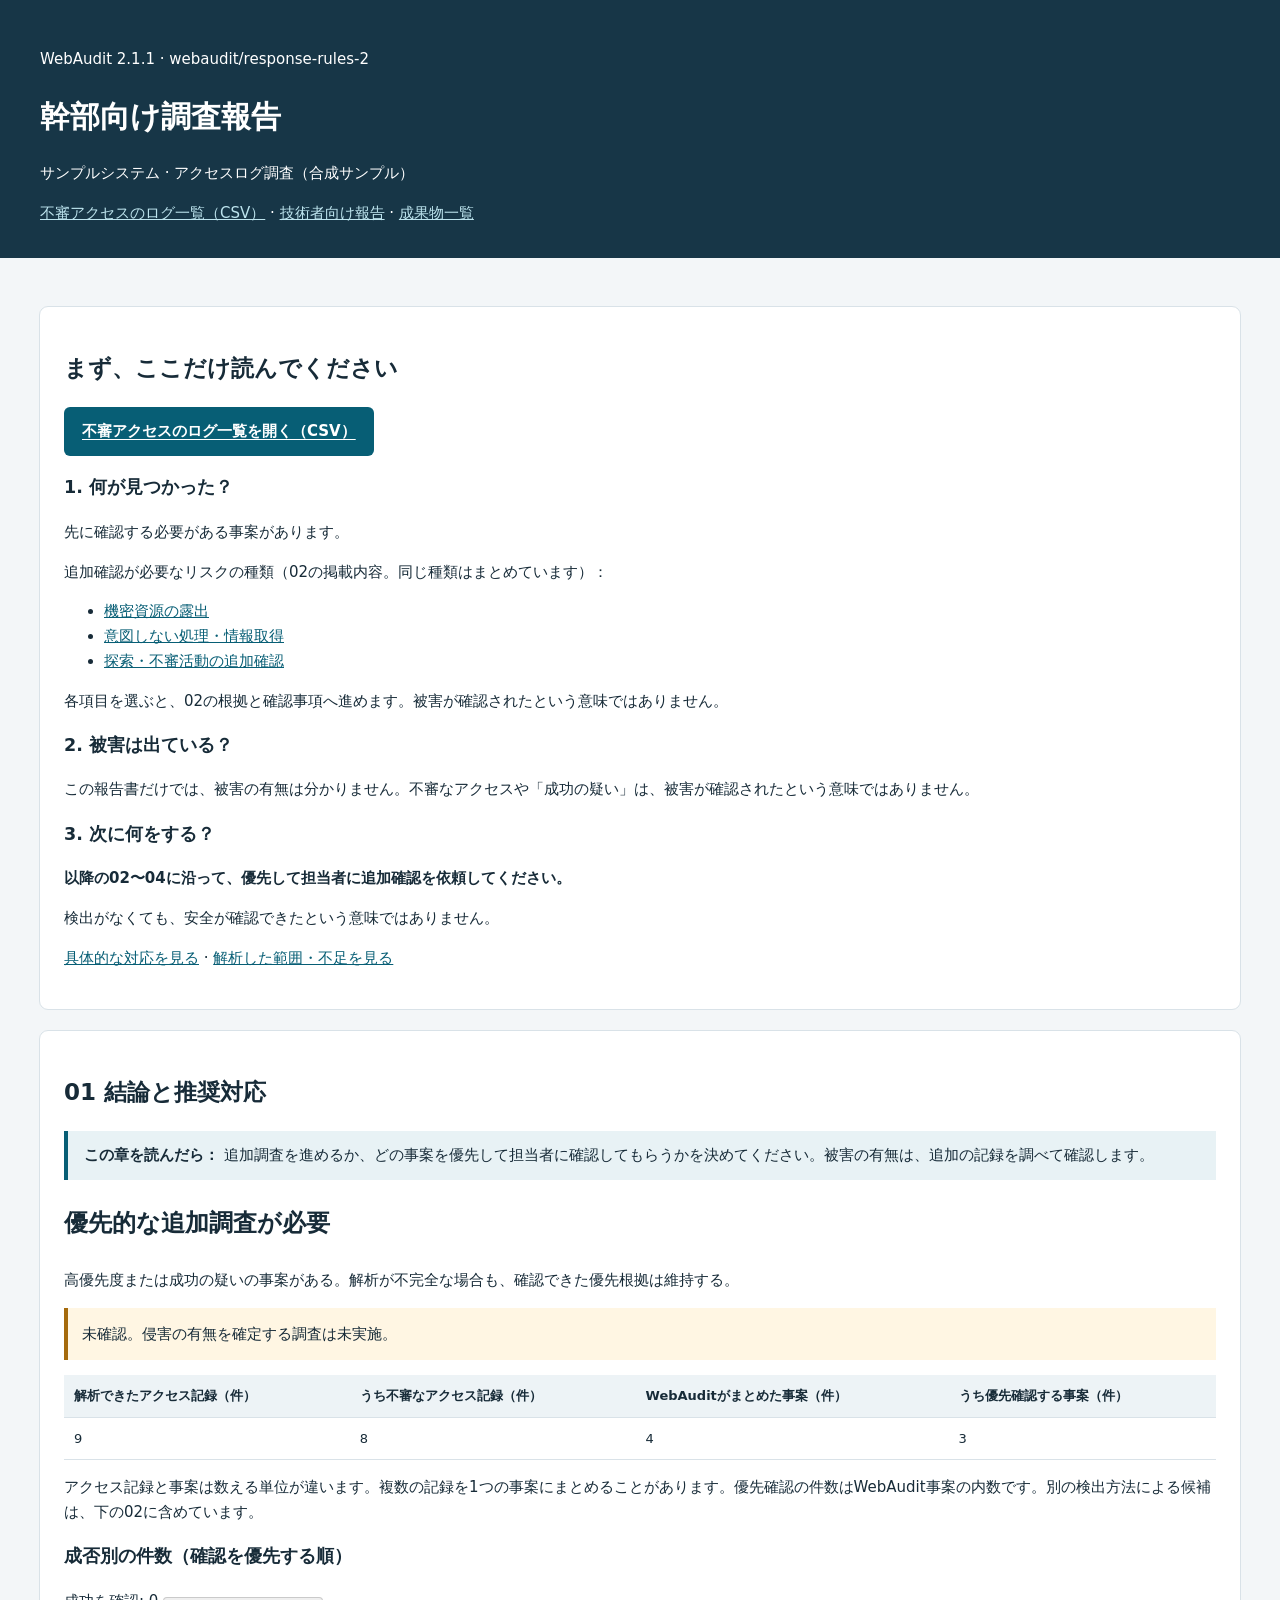
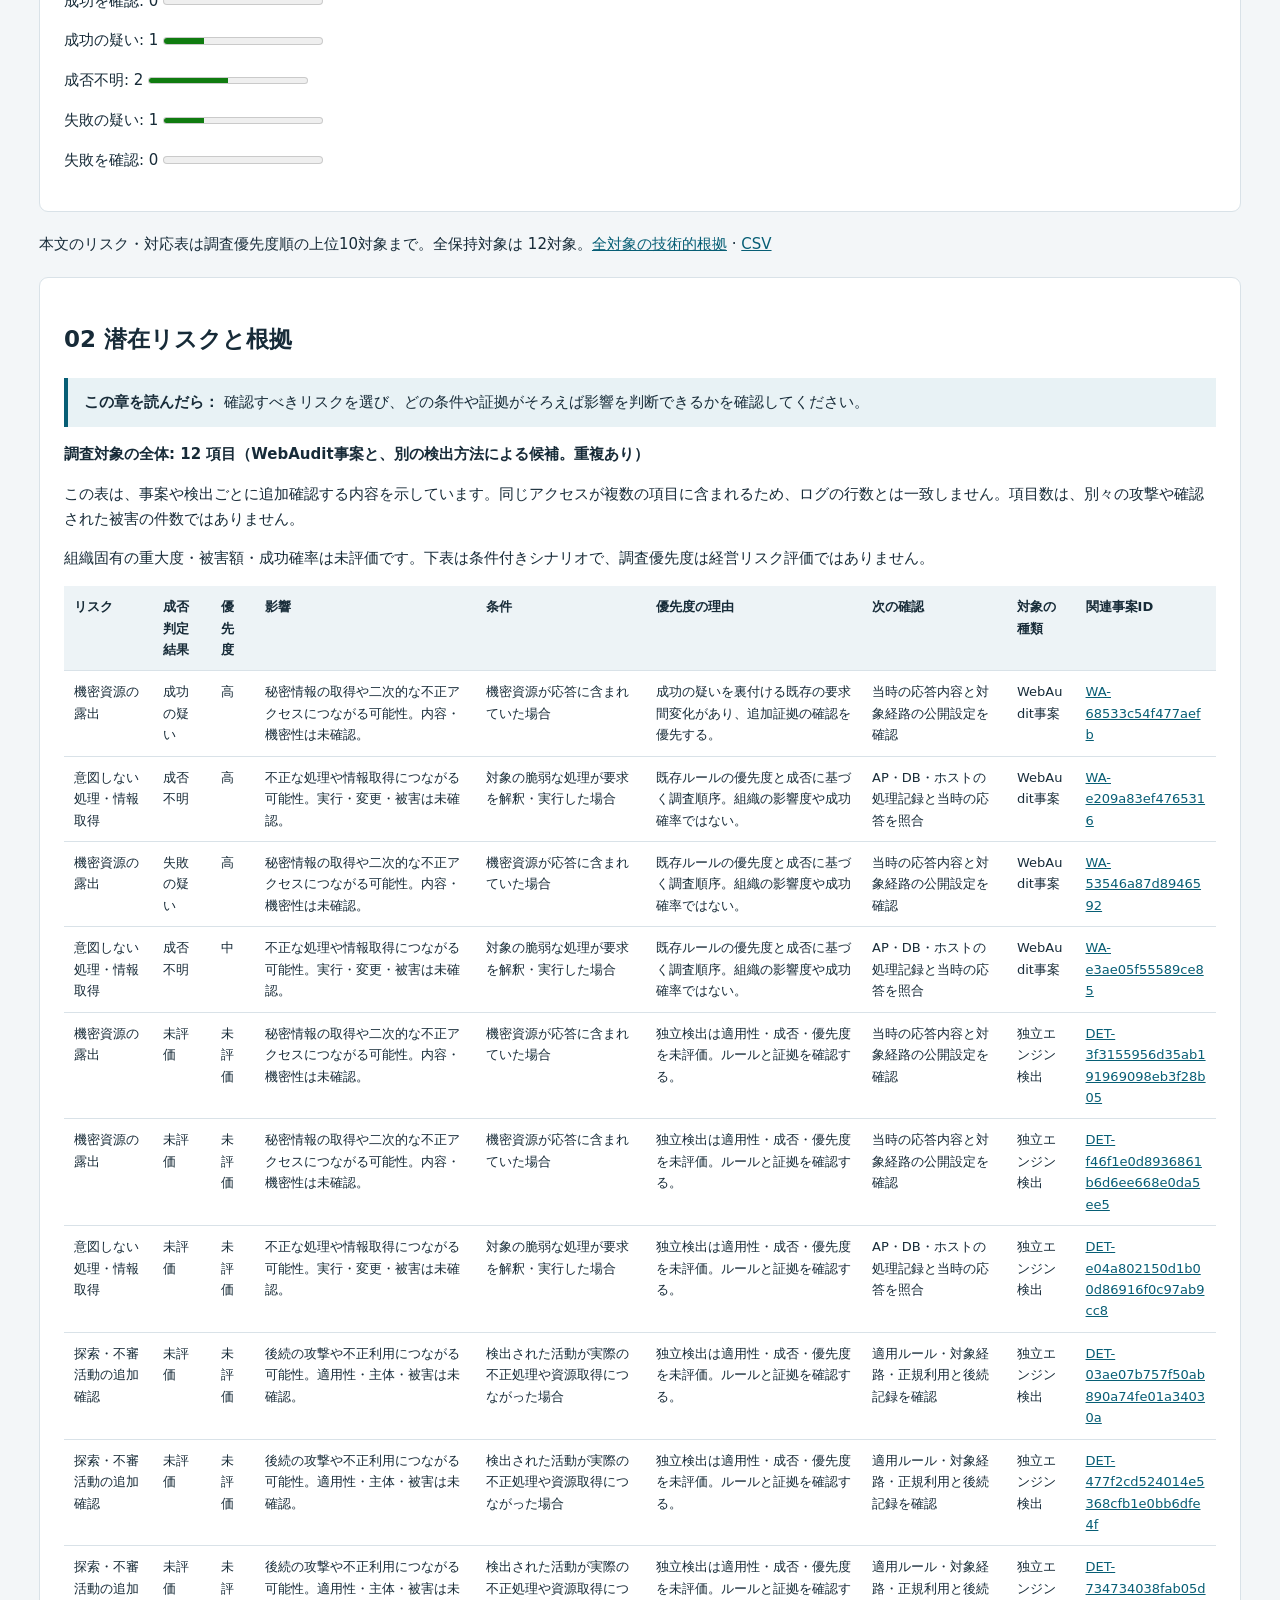
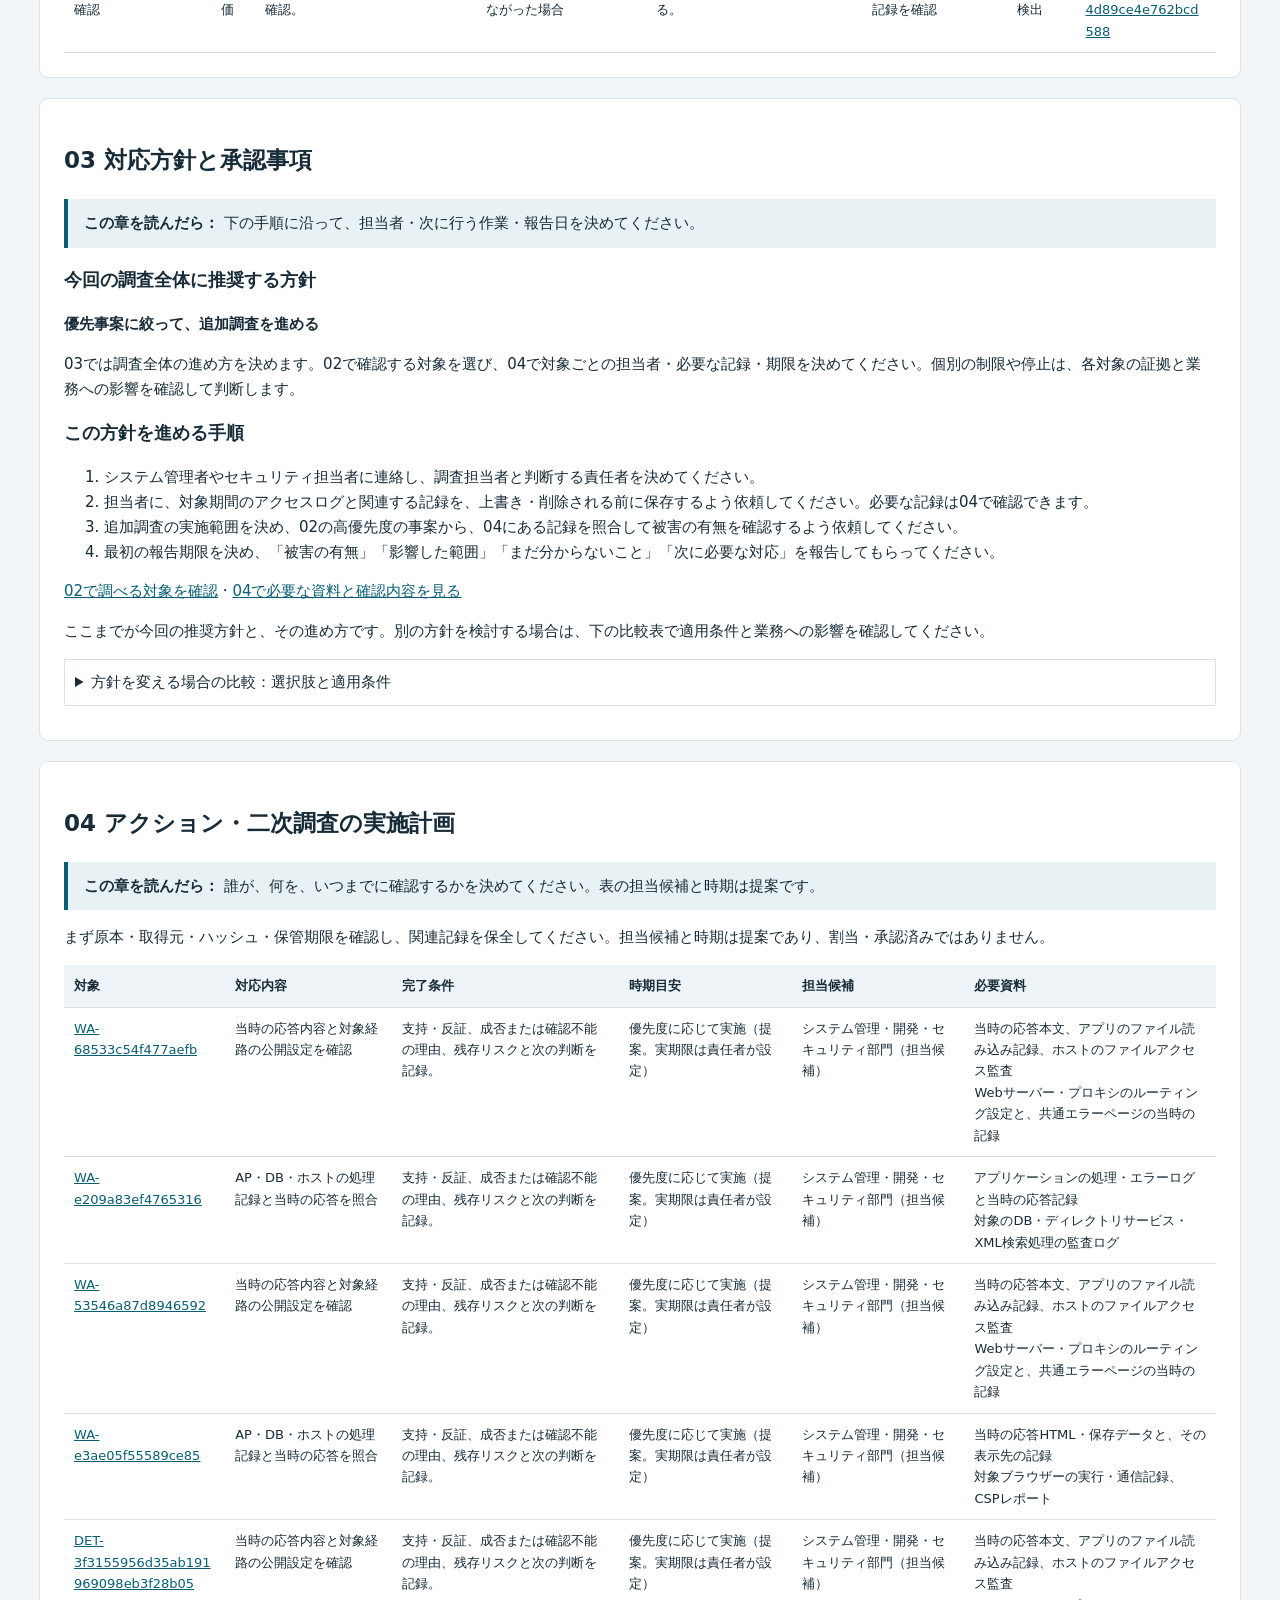
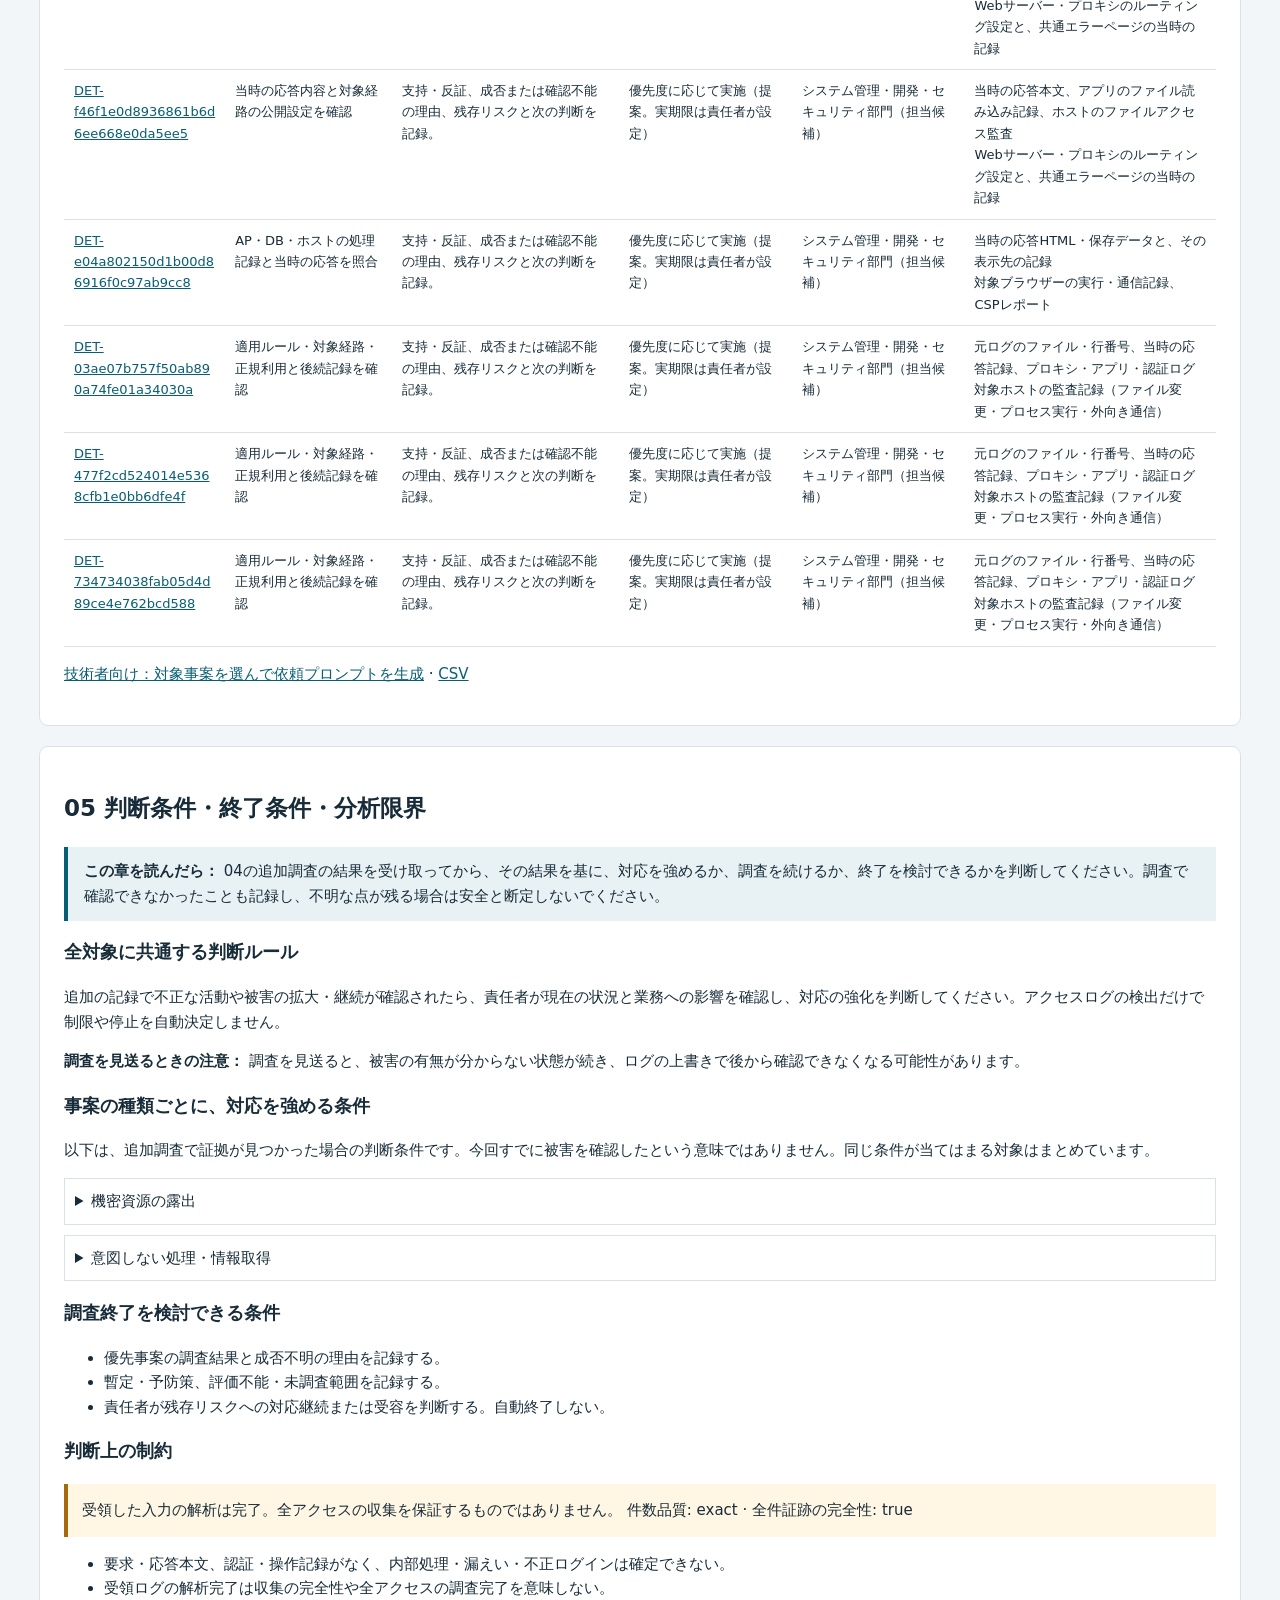
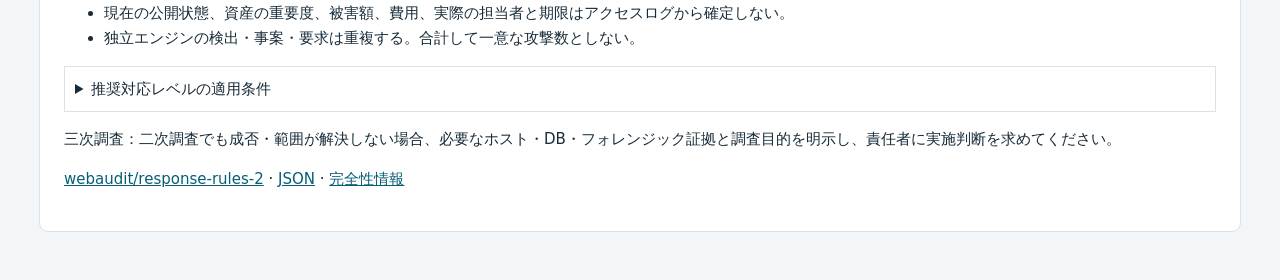
<file: examples/investigation-ja/executive-summary.html>
<!doctype html><html lang="ja"><head><meta charset="utf-8"><meta name="viewport" content="width=device-width,initial-scale=1"><meta http-equiv="Content-Security-Policy" content="default-src 'none'; style-src 'self'; base-uri 'none'; form-action 'none'"><title>幹部向け調査報告</title><link rel="stylesheet" href="report.css"></head><body><header><p>WebAudit 2.1.1 · webaudit/response-rules-2</p><h1>幹部向け調査報告</h1><p>サンプルシステム · アクセスログ調査（合成サンプル）</p><nav><a href="suspicious-requests.csv">不審アクセスのログ一覧（CSV）</a> · <a href="technical-report.html">技術者向け報告</a> · <a href="index.html">成果物一覧</a></nav></header><main>
<section aria-labelledby="quick-read"><h2 id="quick-read">まず、ここだけ読んでください</h2>
<p><a class="download-link" href="suspicious-requests.csv">不審アクセスのログ一覧を開く（CSV）</a></p>
<h3>1. 何が見つかった？</h3>
<p>先に確認する必要がある事案があります。 </p>
<p>追加確認が必要なリスクの種類（02の掲載内容。同じ種類はまとめています）：</p><ul id="quick-risk-list"><li><a href="#RISK-b61d9ee9633faf4aec85f0a99eda5e9a">機密資源の露出</a></li><li><a href="#RISK-58b635c8417c0355e8861941faa7469f">意図しない処理・情報取得</a></li><li><a href="#RISK-a41ef42a025917ac1caffcdf790e5381">探索・不審活動の追加確認</a></li></ul><p>各項目を選ぶと、02の根拠と確認事項へ進めます。被害が確認されたという意味ではありません。</p>
<h3>2. 被害は出ている？</h3><p>この報告書だけでは、被害の有無は分かりません。不審なアクセスや「成功の疑い」は、被害が確認されたという意味ではありません。</p>
<h3>3. 次に何をする？</h3>
<p><strong>以降の02〜04に沿って、優先して担当者に追加確認を依頼してください。</strong></p>
<p>検出がなくても、安全が確認できたという意味ではありません。</p><p><a href="#next-actions">具体的な対応を見る</a> · <a href="technical-report.html#chapter-2">解析した範囲・不足を見る</a></p></section>
<section><h2>01 結論と推奨対応</h2><p class="chapter-purpose"><strong>この章を読んだら：</strong> 追加調査を進めるか、どの事案を優先して担当者に確認してもらうかを決めてください。被害の有無は、追加の記録を調べて確認します。</p><p class="level">優先的な追加調査が必要</p><p>高優先度または成功の疑いの事案がある。解析が不完全な場合も、確認できた優先根拠は維持する。</p><p class="notice">未確認。侵害の有無を確定する調査は未実施。</p><table><tr><th>解析できたアクセス記録（件）</th><th>うち不審なアクセス記録（件）</th><th>WebAuditがまとめた事案（件）</th><th>うち優先確認する事案（件）</th></tr><tr><td>9</td><td>8</td><td>4</td><td>3</td></tr></table><p>アクセス記録と事案は数える単位が違います。複数の記録を1つの事案にまとめることがあります。優先確認の件数はWebAudit事案の内数です。別の検出方法による候補は、下の02に含めています。</p><h3>成否別の件数（確認を優先する順）</h3><div class="charts"><p>成功を確認: 0 <meter min="0" max="4" value="0">0</meter></p><p>成功の疑い: 1 <meter min="0" max="4" value="1">1</meter></p><p>成否不明: 2 <meter min="0" max="4" value="2">2</meter></p><p>失敗の疑い: 1 <meter min="0" max="4" value="1">1</meter></p><p>失敗を確認: 0 <meter min="0" max="4" value="0">0</meter></p></div></section>
<p>本文のリスク・対応表は調査優先度順の上位10対象まで。全保持対象は 12対象。<a href="technical-report.html#audience-evidence">全対象の技術的根拠</a> · <a href="risk-register.csv">CSV</a></p><section id="risk-overview"><h2>02 潜在リスクと根拠</h2><p class="chapter-purpose"><strong>この章を読んだら：</strong> 確認すべきリスクを選び、どの条件や証拠がそろえば影響を判断できるかを確認してください。</p><p><strong>調査対象の全体: 12 項目（WebAudit事案と、別の検出方法による候補。重複あり）</strong></p><p>この表は、事案や検出ごとに追加確認する内容を示しています。同じアクセスが複数の項目に含まれるため、ログの行数とは一致しません。項目数は、別々の攻撃や確認された被害の件数ではありません。</p><p>組織固有の重大度・被害額・成功確率は未評価です。下表は条件付きシナリオで、調査優先度は経営リスク評価ではありません。</p><div class="table"><table><tr><th>リスク</th><th>成否判定結果</th><th>優先度</th><th>影響</th><th>条件</th><th>優先度の理由</th><th>次の確認</th><th>対象の種類</th><th>関連事案ID</th></tr><tr id="RISK-b61d9ee9633faf4aec85f0a99eda5e9a"><td>機密資源の露出</td><td>成功の疑い</td><td>高</td><td>秘密情報の取得や二次的な不正アクセスにつながる可能性。内容・機密性は未確認。</td><td>機密資源が応答に含まれていた場合</td><td>成功の疑いを裏付ける既存の要求間変化があり、追加証拠の確認を優先する。</td><td>当時の応答内容と対象経路の公開設定を確認</td><td>WebAudit事案</td><td><a href="technical-report.html#WA-68533c54f477aefb">WA-68533c54f477aefb</a></td></tr><tr id="RISK-58b635c8417c0355e8861941faa7469f"><td>意図しない処理・情報取得</td><td>成否不明</td><td>高</td><td>不正な処理や情報取得につながる可能性。実行・変更・被害は未確認。</td><td>対象の脆弱な処理が要求を解釈・実行した場合</td><td>既存ルールの優先度と成否に基づく調査順序。組織の影響度や成功確率ではない。</td><td>AP・DB・ホストの処理記録と当時の応答を照合</td><td>WebAudit事案</td><td><a href="technical-report.html#WA-e209a83ef4765316">WA-e209a83ef4765316</a></td></tr><tr id="RISK-63fdc49c5e77bc8afcdb15a9c382e4cd"><td>機密資源の露出</td><td>失敗の疑い</td><td>高</td><td>秘密情報の取得や二次的な不正アクセスにつながる可能性。内容・機密性は未確認。</td><td>機密資源が応答に含まれていた場合</td><td>既存ルールの優先度と成否に基づく調査順序。組織の影響度や成功確率ではない。</td><td>当時の応答内容と対象経路の公開設定を確認</td><td>WebAudit事案</td><td><a href="technical-report.html#WA-53546a87d8946592">WA-53546a87d8946592</a></td></tr><tr id="RISK-7da9dfe953103b5bf6faafc849d118a8"><td>意図しない処理・情報取得</td><td>成否不明</td><td>中</td><td>不正な処理や情報取得につながる可能性。実行・変更・被害は未確認。</td><td>対象の脆弱な処理が要求を解釈・実行した場合</td><td>既存ルールの優先度と成否に基づく調査順序。組織の影響度や成功確率ではない。</td><td>AP・DB・ホストの処理記録と当時の応答を照合</td><td>WebAudit事案</td><td><a href="technical-report.html#WA-e3ae05f55589ce85">WA-e3ae05f55589ce85</a></td></tr><tr id="RISK-6e1f961768b267ac68b870f91c0190a0"><td>機密資源の露出</td><td>未評価</td><td>未評価</td><td>秘密情報の取得や二次的な不正アクセスにつながる可能性。内容・機密性は未確認。</td><td>機密資源が応答に含まれていた場合</td><td>独立検出は適用性・成否・優先度を未評価。ルールと証拠を確認する。</td><td>当時の応答内容と対象経路の公開設定を確認</td><td>独立エンジン検出</td><td><a href="technical-report.html#DET-3f3155956d35ab191969098eb3f28b05">DET-3f3155956d35ab191969098eb3f28b05</a></td></tr><tr id="RISK-e817adc049b6feec57d620a98e30eef5"><td>機密資源の露出</td><td>未評価</td><td>未評価</td><td>秘密情報の取得や二次的な不正アクセスにつながる可能性。内容・機密性は未確認。</td><td>機密資源が応答に含まれていた場合</td><td>独立検出は適用性・成否・優先度を未評価。ルールと証拠を確認する。</td><td>当時の応答内容と対象経路の公開設定を確認</td><td>独立エンジン検出</td><td><a href="technical-report.html#DET-f46f1e0d8936861b6d6ee668e0da5ee5">DET-f46f1e0d8936861b6d6ee668e0da5ee5</a></td></tr><tr id="RISK-9b9ab5771db81d2334636215909fcc16"><td>意図しない処理・情報取得</td><td>未評価</td><td>未評価</td><td>不正な処理や情報取得につながる可能性。実行・変更・被害は未確認。</td><td>対象の脆弱な処理が要求を解釈・実行した場合</td><td>独立検出は適用性・成否・優先度を未評価。ルールと証拠を確認する。</td><td>AP・DB・ホストの処理記録と当時の応答を照合</td><td>独立エンジン検出</td><td><a href="technical-report.html#DET-e04a802150d1b00d86916f0c97ab9cc8">DET-e04a802150d1b00d86916f0c97ab9cc8</a></td></tr><tr id="RISK-a41ef42a025917ac1caffcdf790e5381"><td>探索・不審活動の追加確認</td><td>未評価</td><td>未評価</td><td>後続の攻撃や不正利用につながる可能性。適用性・主体・被害は未確認。</td><td>検出された活動が実際の不正処理や資源取得につながった場合</td><td>独立検出は適用性・成否・優先度を未評価。ルールと証拠を確認する。</td><td>適用ルール・対象経路・正規利用と後続記録を確認</td><td>独立エンジン検出</td><td><a href="technical-report.html#DET-03ae07b757f50ab890a74fe01a34030a">DET-03ae07b757f50ab890a74fe01a34030a</a></td></tr><tr id="RISK-e22d89df3071f2c0ebd33186697a8745"><td>探索・不審活動の追加確認</td><td>未評価</td><td>未評価</td><td>後続の攻撃や不正利用につながる可能性。適用性・主体・被害は未確認。</td><td>検出された活動が実際の不正処理や資源取得につながった場合</td><td>独立検出は適用性・成否・優先度を未評価。ルールと証拠を確認する。</td><td>適用ルール・対象経路・正規利用と後続記録を確認</td><td>独立エンジン検出</td><td><a href="technical-report.html#DET-477f2cd524014e5368cfb1e0bb6dfe4f">DET-477f2cd524014e5368cfb1e0bb6dfe4f</a></td></tr><tr id="RISK-1aa2d12ef3db6e43f1c69fff7934ef56"><td>探索・不審活動の追加確認</td><td>未評価</td><td>未評価</td><td>後続の攻撃や不正利用につながる可能性。適用性・主体・被害は未確認。</td><td>検出された活動が実際の不正処理や資源取得につながった場合</td><td>独立検出は適用性・成否・優先度を未評価。ルールと証拠を確認する。</td><td>適用ルール・対象経路・正規利用と後続記録を確認</td><td>独立エンジン検出</td><td><a href="technical-report.html#DET-734734038fab05d4d89ce4e762bcd588">DET-734734038fab05d4d89ce4e762bcd588</a></td></tr></table></div></section>
<section><h2>03 対応方針と承認事項</h2><p class="chapter-purpose"><strong>この章を読んだら：</strong> 下の手順に沿って、担当者・次に行う作業・報告日を決めてください。</p><h3>今回の調査全体に推奨する方針</h3>
<p><strong>優先事案に絞って、追加調査を進める</strong></p>
<p>03では調査全体の進め方を決めます。02で確認する対象を選び、04で対象ごとの担当者・必要な記録・期限を決めてください。個別の制限や停止は、各対象の証拠と業務への影響を確認して判断します。</p>
<h3>この方針を進める手順</h3>
<ol><li>システム管理者やセキュリティ担当者に連絡し、調査担当者と判断する責任者を決めてください。</li>
<li>担当者に、対象期間のアクセスログと関連する記録を、上書き・削除される前に保存するよう依頼してください。必要な記録は04で確認できます。</li>
<li>追加調査の実施範囲を決め、02の高優先度の事案から、04にある記録を照合して被害の有無を確認するよう依頼してください。</li>
<li>最初の報告期限を決め、「被害の有無」「影響した範囲」「まだ分からないこと」「次に必要な対応」を報告してもらってください。</li></ol>
<p><a href="#risk-overview">02で調べる対象を確認</a> · <a href="#next-actions">04で必要な資料と確認内容を見る</a></p>
<p>ここまでが今回の推奨方針と、その進め方です。別の方針を検討する場合は、下の比較表で適用条件と業務への影響を確認してください。</p><details><summary>方針を変える場合の比較：選択肢と適用条件</summary><table><tr><th>方針</th><th>利点と懸念</th><th>適用条件</th></tr><tr><td>対象を絞った追加調査</td><td>業務変更を抑えて不確実性を減らす。担当者の工数と追加資料が必要。</td><td>優先的な追加調査が必要</td></tr><tr><td>監視継続</td><td>業務影響は抑えられるが、既存の侵害を未確認のまま残す可能性。</td><td>優先候補がある場合、監視のみでの終了は非推奨。</td></tr><tr><td>暫定制限・詳細調査</td><td>継続する被害を抑える可能性と、正規利用・工数への影響を比較。</td><td>追加証拠と現在の状態、業務影響を責任者が確認して判断。全停止を自動推奨しない。</td></tr></table></details></section>
<section id="next-actions"><h2>04 アクション・二次調査の実施計画</h2><p class="chapter-purpose"><strong>この章を読んだら：</strong> 誰が、何を、いつまでに確認するかを決めてください。表の担当候補と時期は提案です。</p><p>まず原本・取得元・ハッシュ・保管期限を確認し、関連記録を保全してください。担当候補と時期は提案であり、割当・承認済みではありません。</p><div class="table"><table><tr><th>対象</th><th>対応内容</th><th>完了条件</th><th>時期目安</th><th>担当候補</th><th>必要資料</th></tr><tr><td><a href="technical-report.html#WA-68533c54f477aefb">WA-68533c54f477aefb</a></td><td>当時の応答内容と対象経路の公開設定を確認</td><td>支持・反証、成否または確認不能の理由、残存リスクと次の判断を記録。</td><td>優先度に応じて実施（提案。実期限は責任者が設定）</td><td>システム管理・開発・セキュリティ部門（担当候補）</td><td>当時の応答本文、アプリのファイル読み込み記録、ホストのファイルアクセス監査<br>Webサーバー・プロキシのルーティング設定と、共通エラーページの当時の記録<br></td></tr><tr><td><a href="technical-report.html#WA-e209a83ef4765316">WA-e209a83ef4765316</a></td><td>AP・DB・ホストの処理記録と当時の応答を照合</td><td>支持・反証、成否または確認不能の理由、残存リスクと次の判断を記録。</td><td>優先度に応じて実施（提案。実期限は責任者が設定）</td><td>システム管理・開発・セキュリティ部門（担当候補）</td><td>アプリケーションの処理・エラーログと当時の応答記録<br>対象のDB・ディレクトリサービス・XML検索処理の監査ログ<br></td></tr><tr><td><a href="technical-report.html#WA-53546a87d8946592">WA-53546a87d8946592</a></td><td>当時の応答内容と対象経路の公開設定を確認</td><td>支持・反証、成否または確認不能の理由、残存リスクと次の判断を記録。</td><td>優先度に応じて実施（提案。実期限は責任者が設定）</td><td>システム管理・開発・セキュリティ部門（担当候補）</td><td>当時の応答本文、アプリのファイル読み込み記録、ホストのファイルアクセス監査<br>Webサーバー・プロキシのルーティング設定と、共通エラーページの当時の記録<br></td></tr><tr><td><a href="technical-report.html#WA-e3ae05f55589ce85">WA-e3ae05f55589ce85</a></td><td>AP・DB・ホストの処理記録と当時の応答を照合</td><td>支持・反証、成否または確認不能の理由、残存リスクと次の判断を記録。</td><td>優先度に応じて実施（提案。実期限は責任者が設定）</td><td>システム管理・開発・セキュリティ部門（担当候補）</td><td>当時の応答HTML・保存データと、その表示先の記録<br>対象ブラウザーの実行・通信記録、CSPレポート<br></td></tr><tr><td><a href="technical-report.html#DET-3f3155956d35ab191969098eb3f28b05">DET-3f3155956d35ab191969098eb3f28b05</a></td><td>当時の応答内容と対象経路の公開設定を確認</td><td>支持・反証、成否または確認不能の理由、残存リスクと次の判断を記録。</td><td>優先度に応じて実施（提案。実期限は責任者が設定）</td><td>システム管理・開発・セキュリティ部門（担当候補）</td><td>当時の応答本文、アプリのファイル読み込み記録、ホストのファイルアクセス監査<br>Webサーバー・プロキシのルーティング設定と、共通エラーページの当時の記録<br></td></tr><tr><td><a href="technical-report.html#DET-f46f1e0d8936861b6d6ee668e0da5ee5">DET-f46f1e0d8936861b6d6ee668e0da5ee5</a></td><td>当時の応答内容と対象経路の公開設定を確認</td><td>支持・反証、成否または確認不能の理由、残存リスクと次の判断を記録。</td><td>優先度に応じて実施（提案。実期限は責任者が設定）</td><td>システム管理・開発・セキュリティ部門（担当候補）</td><td>当時の応答本文、アプリのファイル読み込み記録、ホストのファイルアクセス監査<br>Webサーバー・プロキシのルーティング設定と、共通エラーページの当時の記録<br></td></tr><tr><td><a href="technical-report.html#DET-e04a802150d1b00d86916f0c97ab9cc8">DET-e04a802150d1b00d86916f0c97ab9cc8</a></td><td>AP・DB・ホストの処理記録と当時の応答を照合</td><td>支持・反証、成否または確認不能の理由、残存リスクと次の判断を記録。</td><td>優先度に応じて実施（提案。実期限は責任者が設定）</td><td>システム管理・開発・セキュリティ部門（担当候補）</td><td>当時の応答HTML・保存データと、その表示先の記録<br>対象ブラウザーの実行・通信記録、CSPレポート<br></td></tr><tr><td><a href="technical-report.html#DET-03ae07b757f50ab890a74fe01a34030a">DET-03ae07b757f50ab890a74fe01a34030a</a></td><td>適用ルール・対象経路・正規利用と後続記録を確認</td><td>支持・反証、成否または確認不能の理由、残存リスクと次の判断を記録。</td><td>優先度に応じて実施（提案。実期限は責任者が設定）</td><td>システム管理・開発・セキュリティ部門（担当候補）</td><td>元ログのファイル・行番号、当時の応答記録、プロキシ・アプリ・認証ログ<br>対象ホストの監査記録（ファイル変更・プロセス実行・外向き通信）<br></td></tr><tr><td><a href="technical-report.html#DET-477f2cd524014e5368cfb1e0bb6dfe4f">DET-477f2cd524014e5368cfb1e0bb6dfe4f</a></td><td>適用ルール・対象経路・正規利用と後続記録を確認</td><td>支持・反証、成否または確認不能の理由、残存リスクと次の判断を記録。</td><td>優先度に応じて実施（提案。実期限は責任者が設定）</td><td>システム管理・開発・セキュリティ部門（担当候補）</td><td>元ログのファイル・行番号、当時の応答記録、プロキシ・アプリ・認証ログ<br>対象ホストの監査記録（ファイル変更・プロセス実行・外向き通信）<br></td></tr><tr><td><a href="technical-report.html#DET-734734038fab05d4d89ce4e762bcd588">DET-734734038fab05d4d89ce4e762bcd588</a></td><td>適用ルール・対象経路・正規利用と後続記録を確認</td><td>支持・反証、成否または確認不能の理由、残存リスクと次の判断を記録。</td><td>優先度に応じて実施（提案。実期限は責任者が設定）</td><td>システム管理・開発・セキュリティ部門（担当候補）</td><td>元ログのファイル・行番号、当時の応答記録、プロキシ・アプリ・認証ログ<br>対象ホストの監査記録（ファイル変更・プロセス実行・外向き通信）<br></td></tr></table></div><p><a href="technical-report.html#secondary-investigation">技術者向け：対象事案を選んで依頼プロンプトを生成</a> · <a href="action-plan.csv">CSV</a></p></section>
<section id="decision-conditions"><h2>05 判断条件・終了条件・分析限界</h2><p class="chapter-purpose"><strong>この章を読んだら：</strong> 04の追加調査の結果を受け取ってから、その結果を基に、対応を強めるか、調査を続けるか、終了を検討できるかを判断してください。調査で確認できなかったことも記録し、不明な点が残る場合は安全と断定しないでください。</p><h3>全対象に共通する判断ルール</h3><p>追加の記録で不正な活動や被害の拡大・継続が確認されたら、責任者が現在の状況と業務への影響を確認し、対応の強化を判断してください。アクセスログの検出だけで制限や停止を自動決定しません。</p>
<p><strong>調査を見送るときの注意：</strong> 調査を見送ると、被害の有無が分からない状態が続き、ログの上書きで後から確認できなくなる可能性があります。</p>
<h3>事案の種類ごとに、対応を強める条件</h3><p>以下は、追加調査で証拠が見つかった場合の判断条件です。今回すでに被害を確認したという意味ではありません。同じ条件が当てはまる対象はまとめています。</p>
<details><summary>機密資源の露出</summary><p>当時の応答本文やファイルアクセス記録で、公開すべきでないファイルの内容が返された、または読み込まれたと確認できた場合、露出した情報と影響範囲を調べ、対象経路の制限を検討してください。</p><p>対象： <a href="#RISK-b61d9ee9633faf4aec85f0a99eda5e9a">WA-68533c54f477aefb</a> <a href="#RISK-63fdc49c5e77bc8afcdb15a9c382e4cd">WA-53546a87d8946592</a> <a href="#RISK-6e1f961768b267ac68b870f91c0190a0">DET-3f3155956d35ab191969098eb3f28b05</a> <a href="#RISK-e817adc049b6feec57d620a98e30eef5">DET-f46f1e0d8936861b6d6ee668e0da5ee5</a> </p></details><details><summary>意図しない処理・情報取得</summary><p>アプリ・DB・ホスト・ブラウザーの記録などで、対象の入力による意図しない処理、データ取得・変更、またはスクリプト実行が確認された場合、影響した処理とデータを調べ、対象機能の制限や詳細調査を検討してください。</p><p>対象： <a href="#RISK-58b635c8417c0355e8861941faa7469f">WA-e209a83ef4765316</a> <a href="#RISK-7da9dfe953103b5bf6faafc849d118a8">WA-e3ae05f55589ce85</a> <a href="#RISK-9b9ab5771db81d2334636215909fcc16">DET-e04a802150d1b00d86916f0c97ab9cc8</a> </p></details><h3>調査終了を検討できる条件</h3><ul><li>優先事案の調査結果と成否不明の理由を記録する。</li><li>暫定・予防策、評価不能・未調査範囲を記録する。</li><li>責任者が残存リスクへの対応継続または受容を判断する。自動終了しない。</li></ul><h3>判断上の制約</h3><p class="notice">受領した入力の解析は完了。全アクセスの収集を保証するものではありません。 件数品質: exact · 全件証跡の完全性: true</p><ul><li>要求・応答本文、認証・操作記録がなく、内部処理・漏えい・不正ログインは確定できない。</li><li>受領ログの解析完了は収集の完全性や全アクセスの調査完了を意味しない。</li><li>現在の公開状態、資産の重要度、被害額、費用、実際の担当者と期限はアクセスログから確定しない。</li><li>独立エンジンの検出・事案・要求は重複する。合計して一意な攻撃数としない。</li></ul><details><summary>推奨対応レベルの適用条件</summary><table><tr><th>urgent</th><td>露出・不正な重要操作・現在の重大障害を追加証拠で確認した場合、責任者が緊急対応を検討。アクセスログだけで自動選択しない。</td></tr><tr><th>priority</th><td>成功の疑い、または既存の調査基準で高優先度の事案がある。</td></tr><tr><th>hold</th><td>優先根拠がなく、解析成功0件または解析が不完全。</td></tr><tr><th>planned</th><td>評価可能な候補があるが、高優先度ではない。独立検出の優先度未評価も含む。</td></tr><tr><th>monitor</th><td>完全に評価できた範囲で候補なし。安全の保証ではない。</td></tr></table></details><p>三次調査：二次調査でも成否・範囲が解決しない場合、必要なホスト・DB・フォレンジック証拠と調査目的を明示し、責任者に実施判断を求めてください。</p><p><a href="risk-rules.json">webaudit/response-rules-2</a> · <a href="report.json">JSON</a> · <a href="manifest.json">完全性情報</a></p></section>
</main></body></html>
</file>
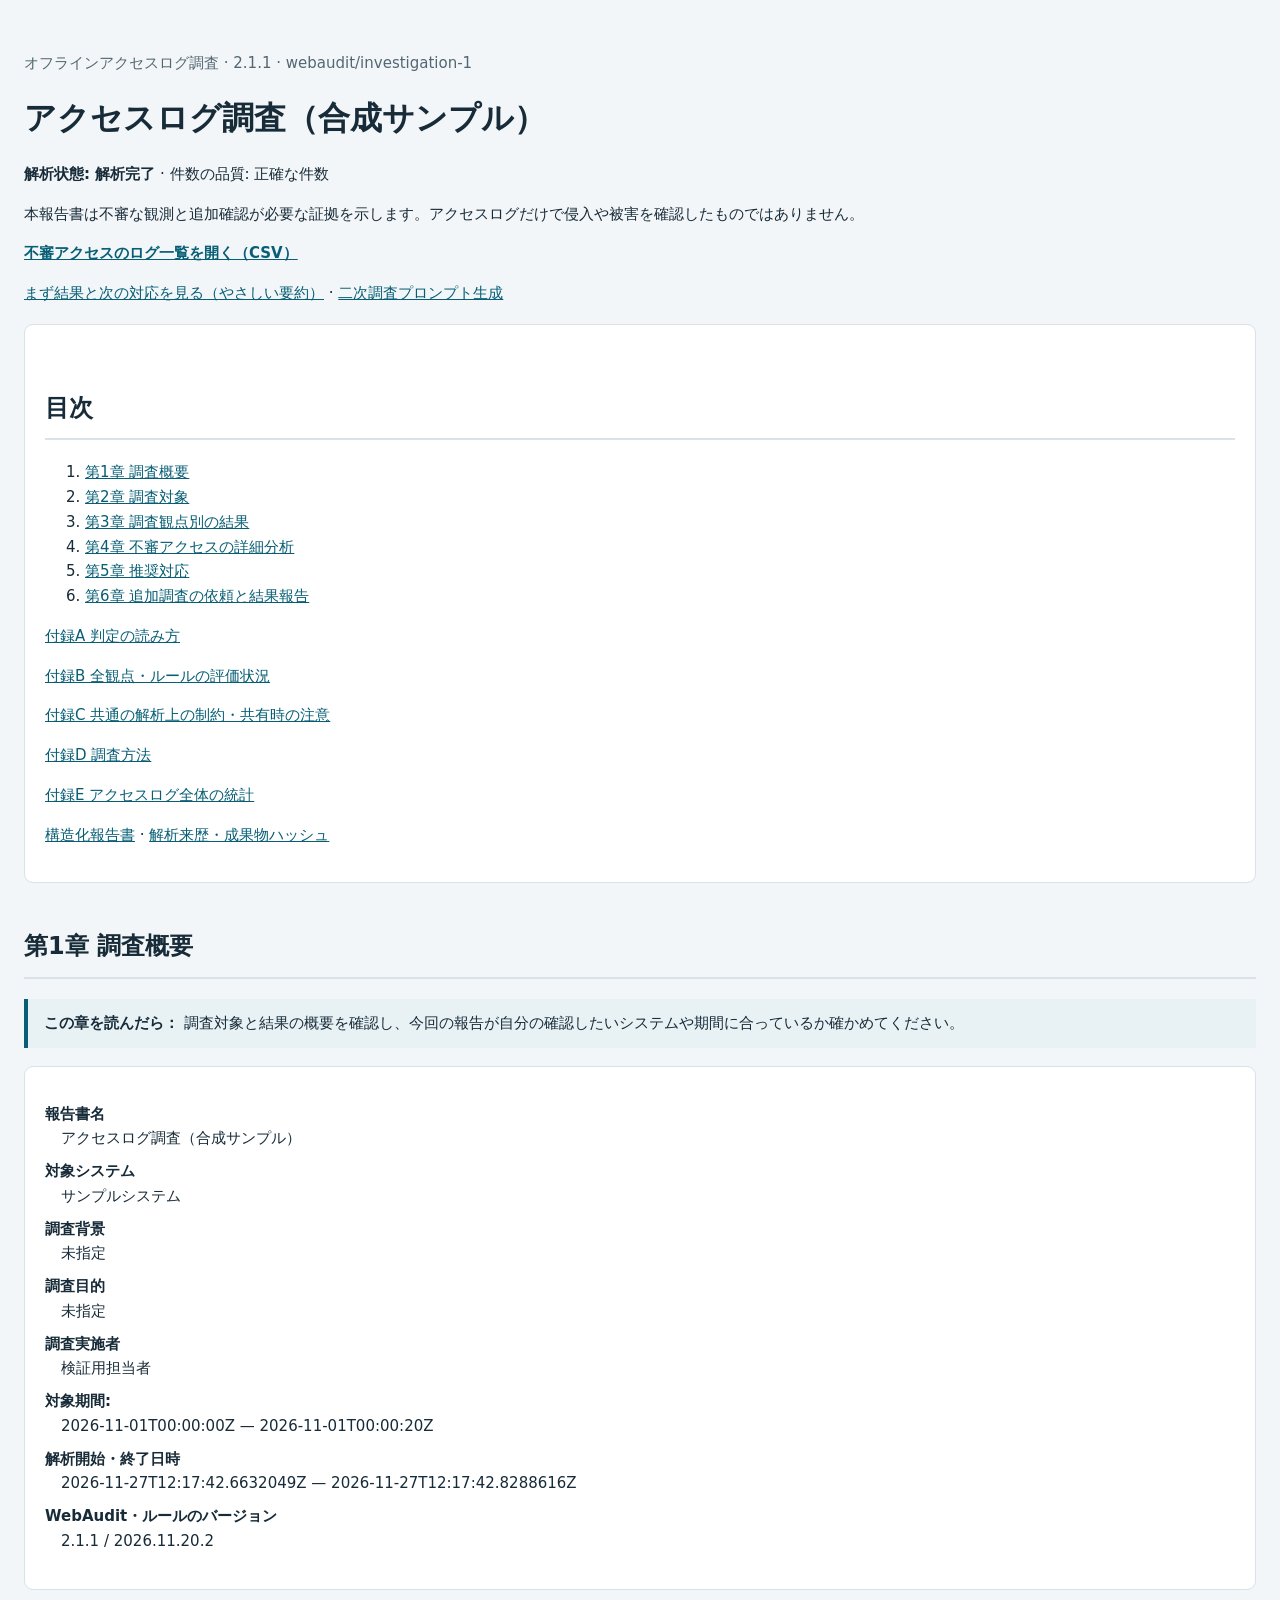
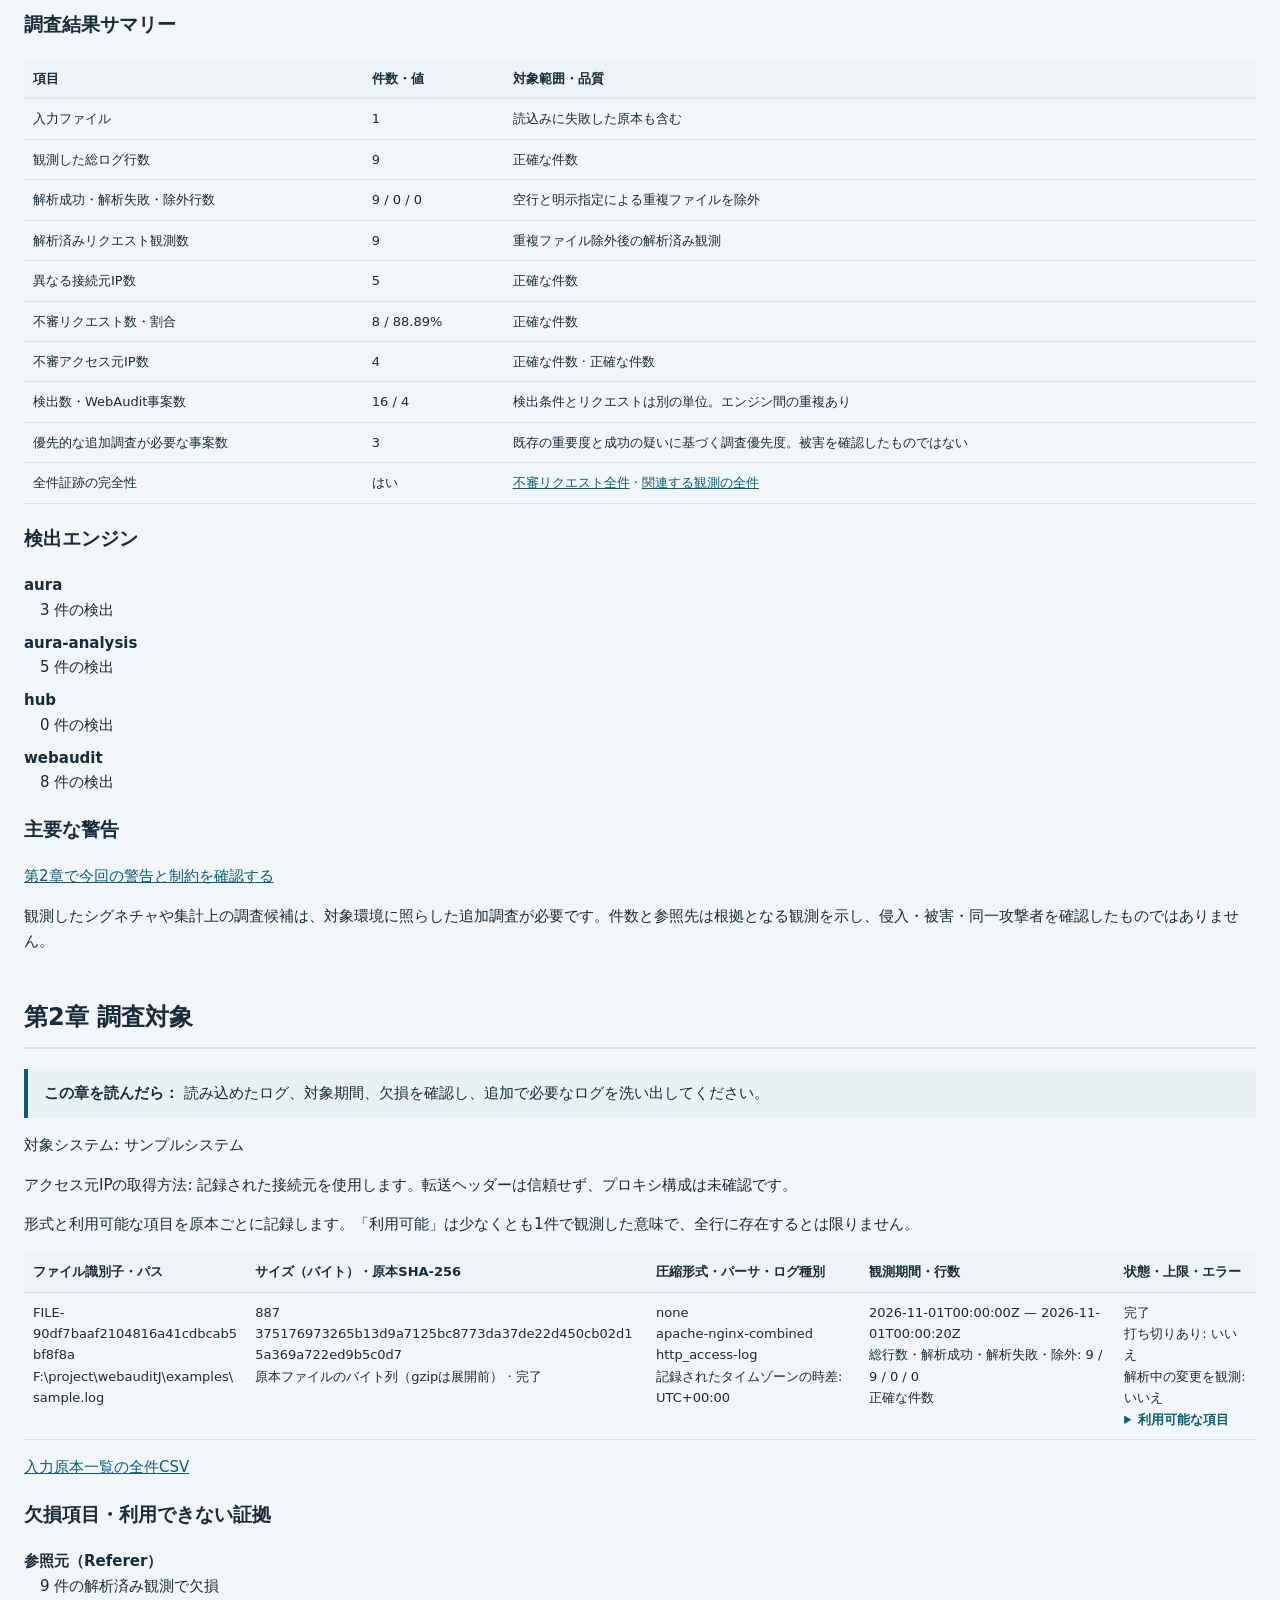
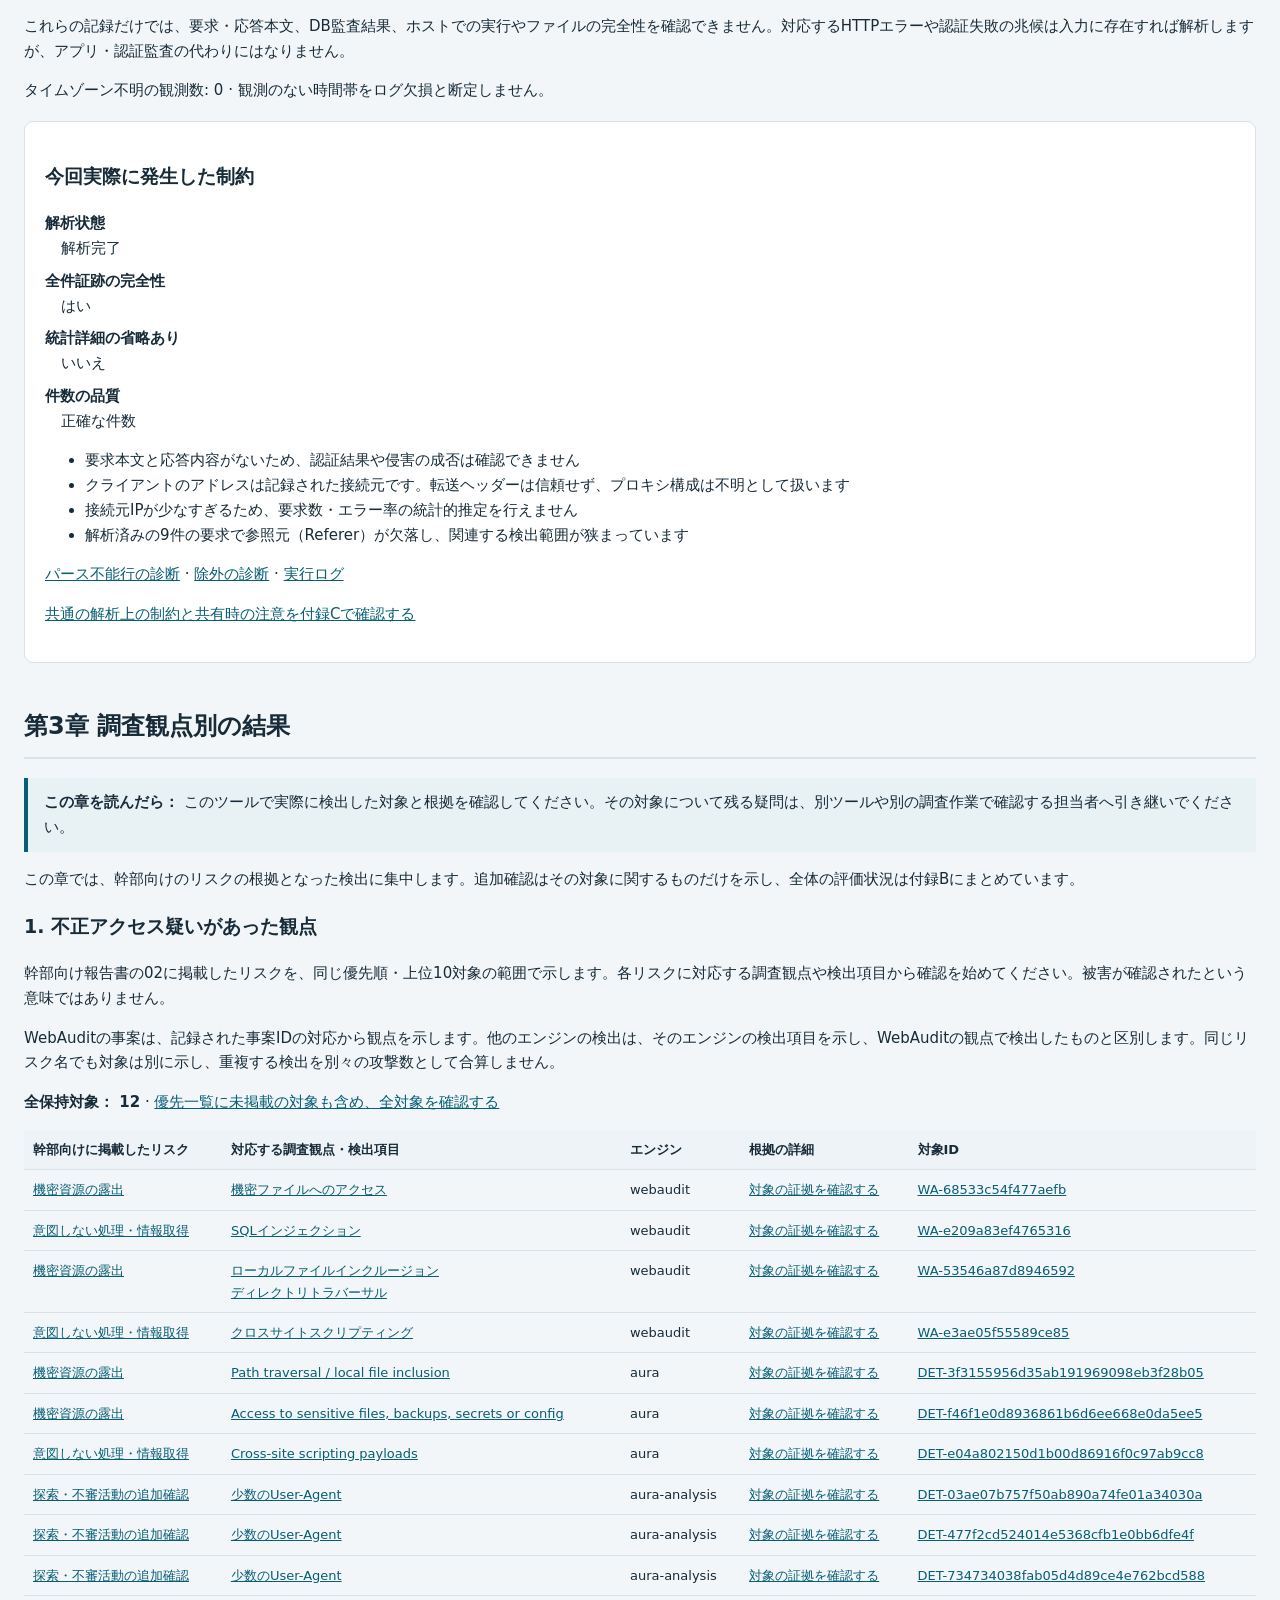
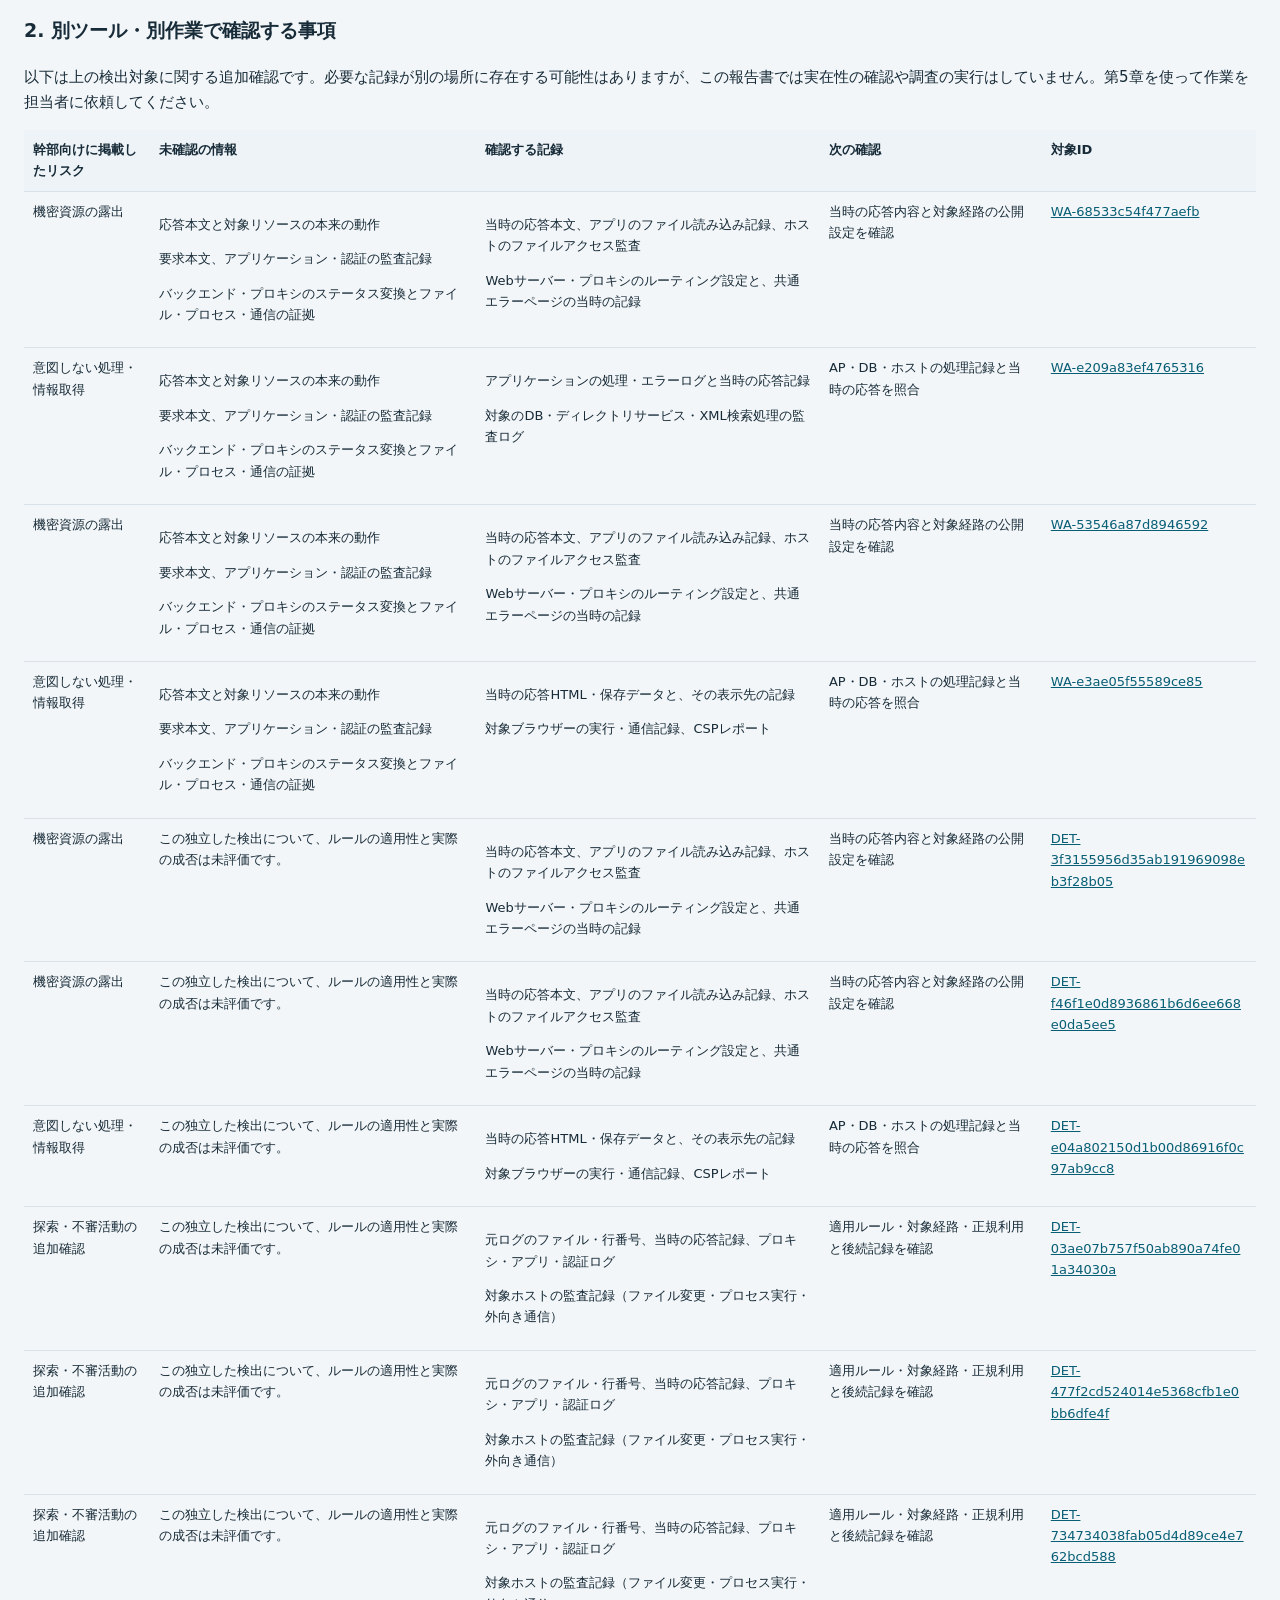
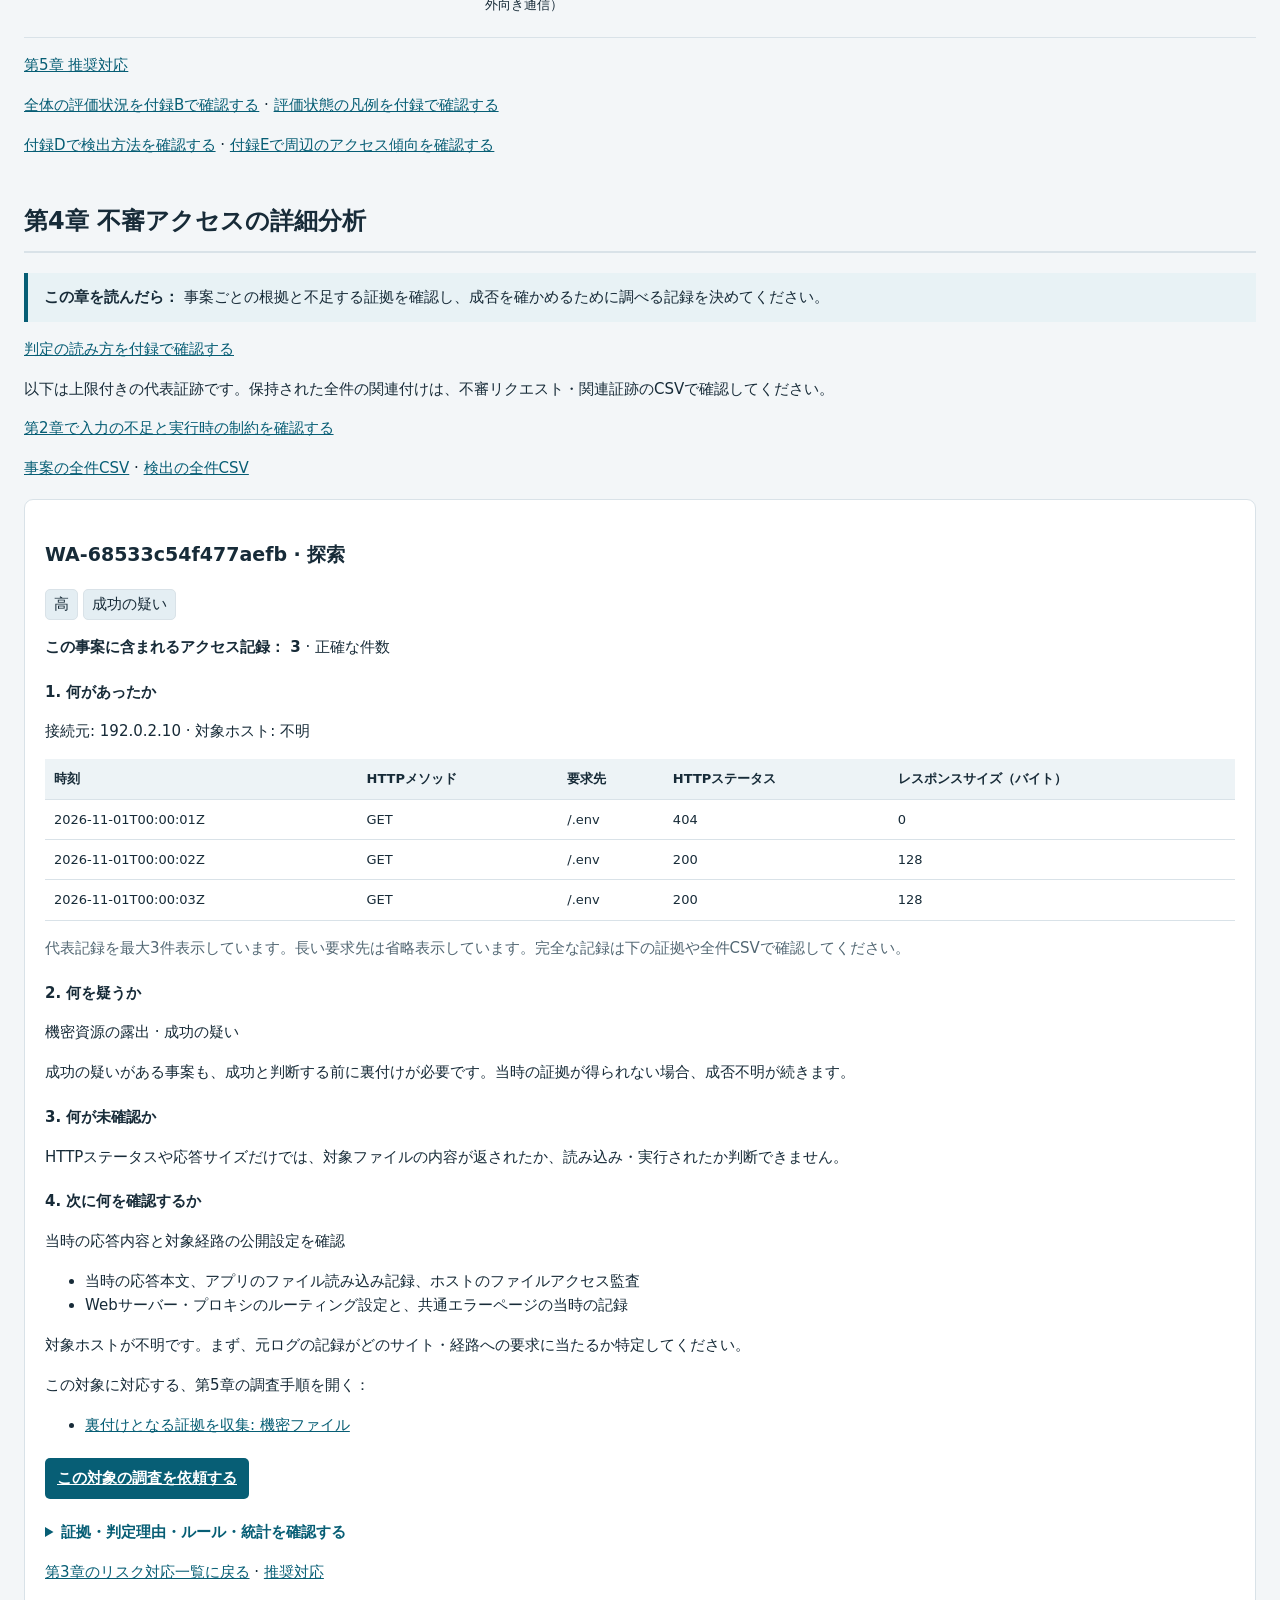
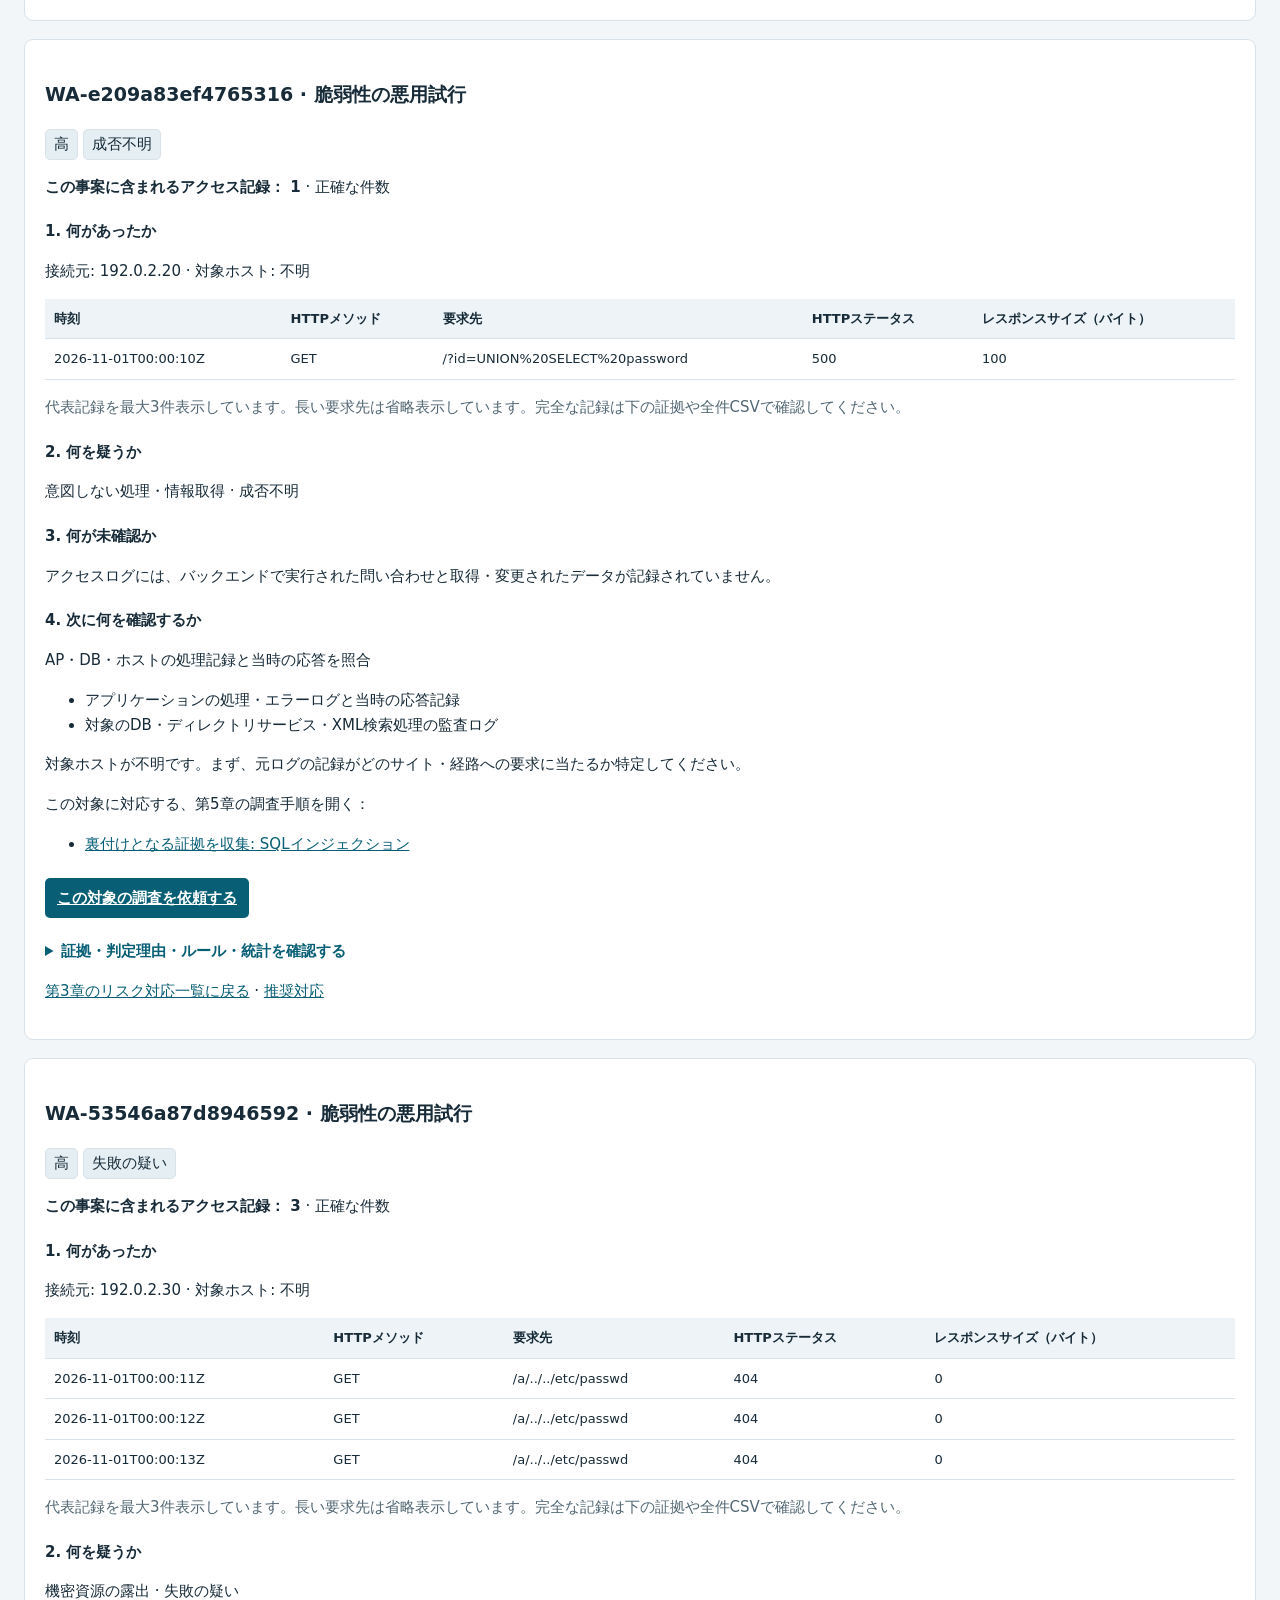
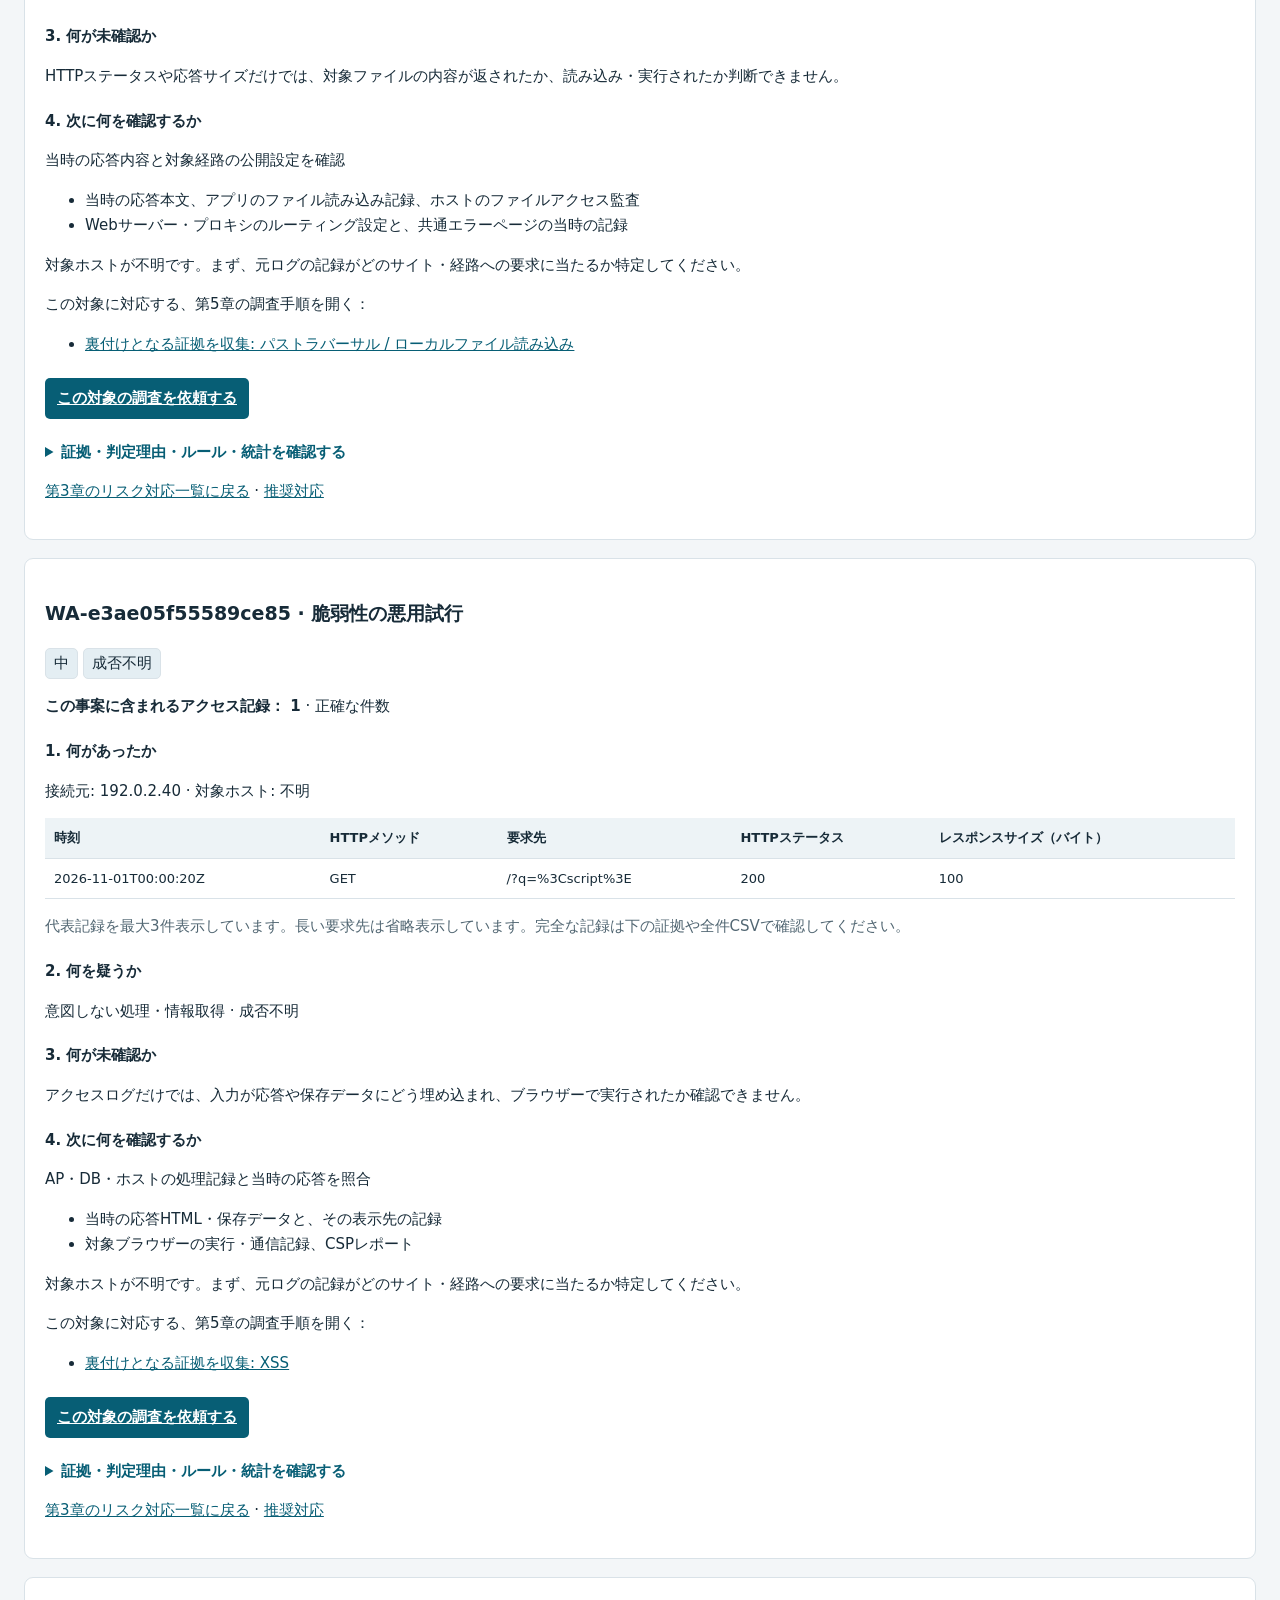
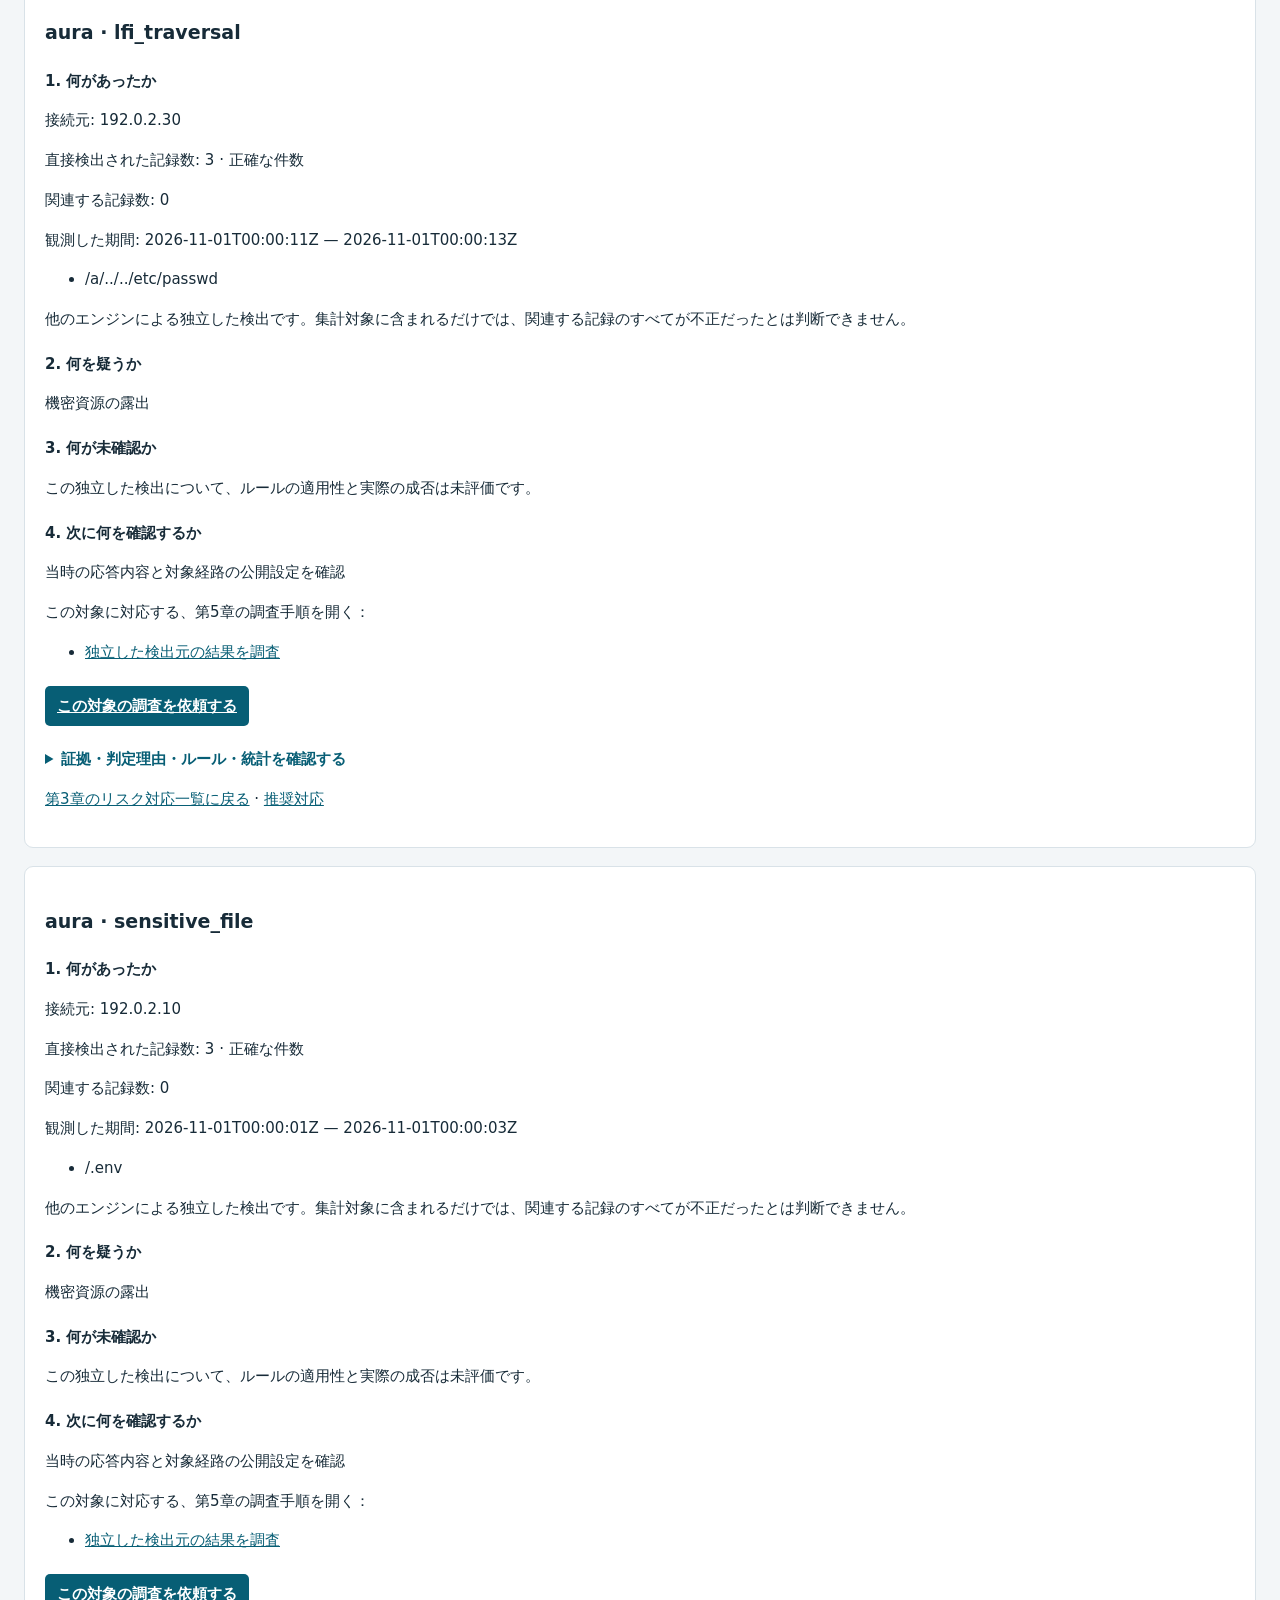
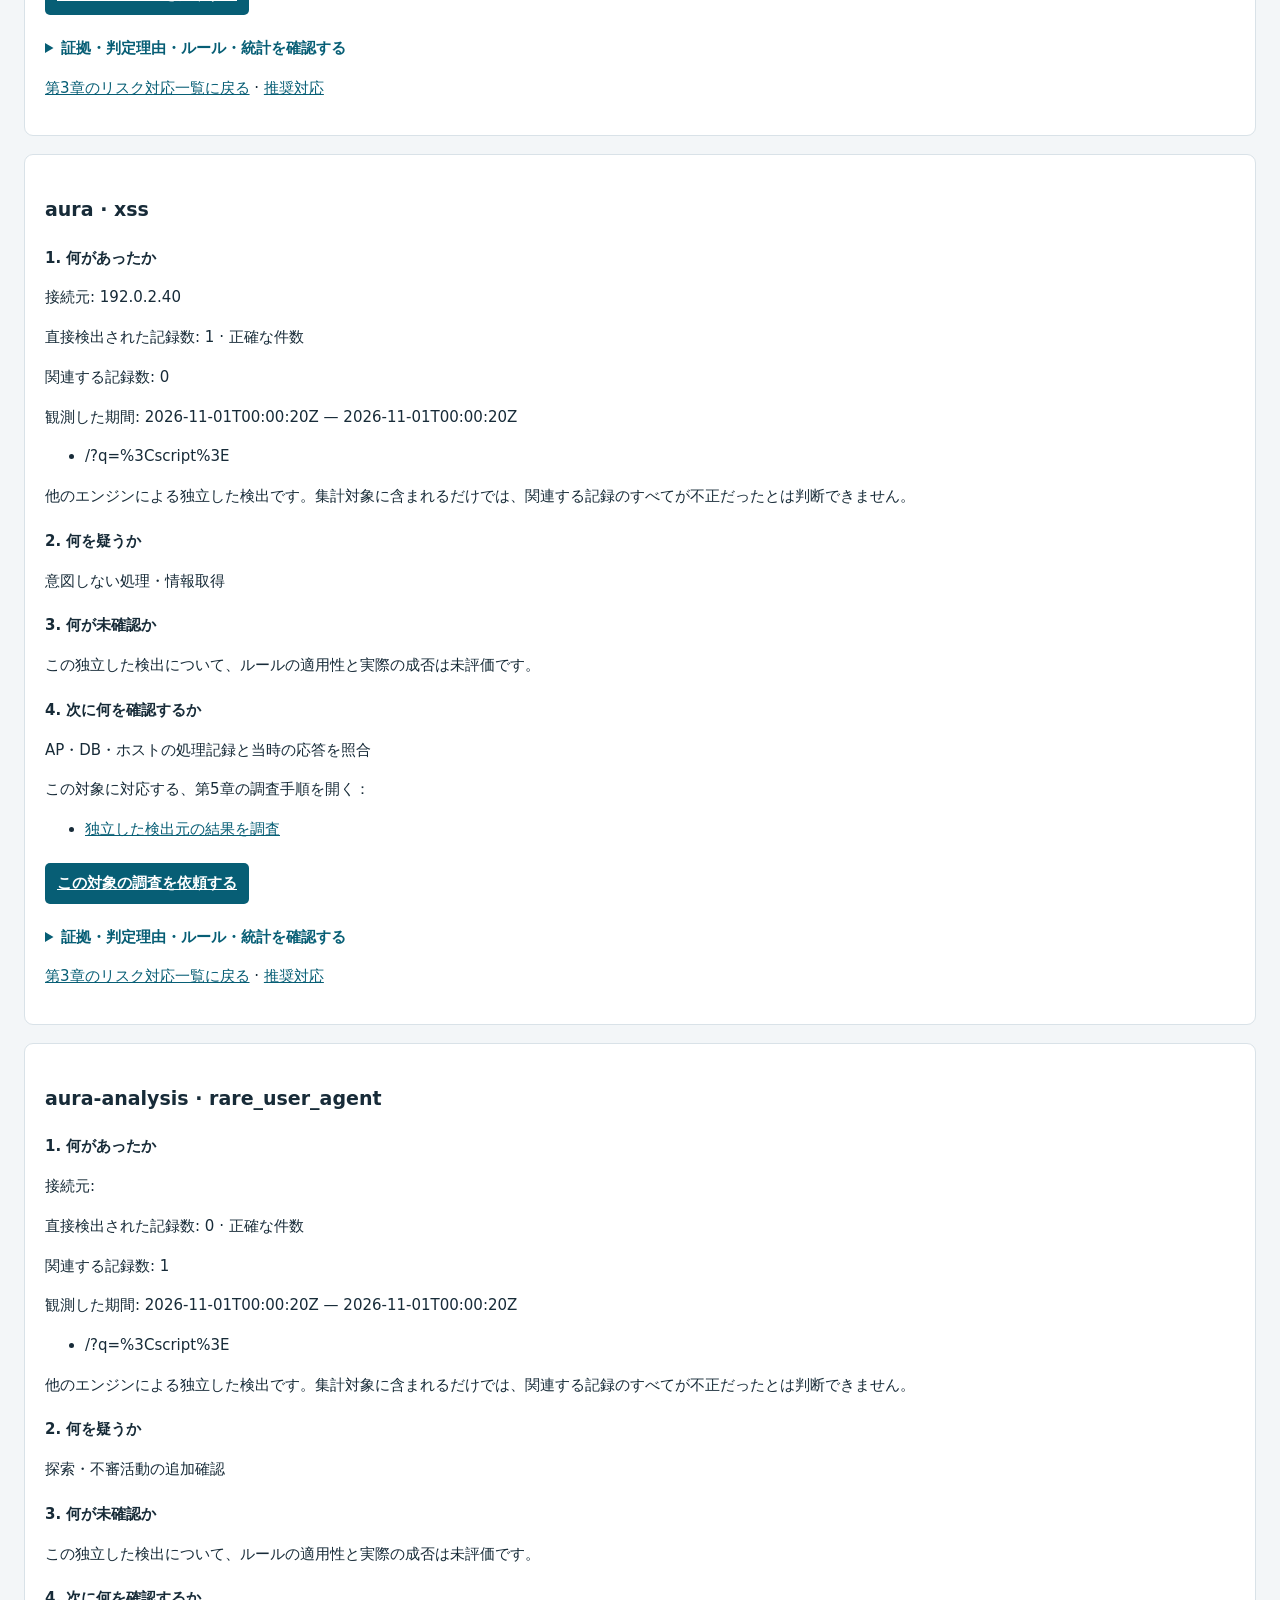
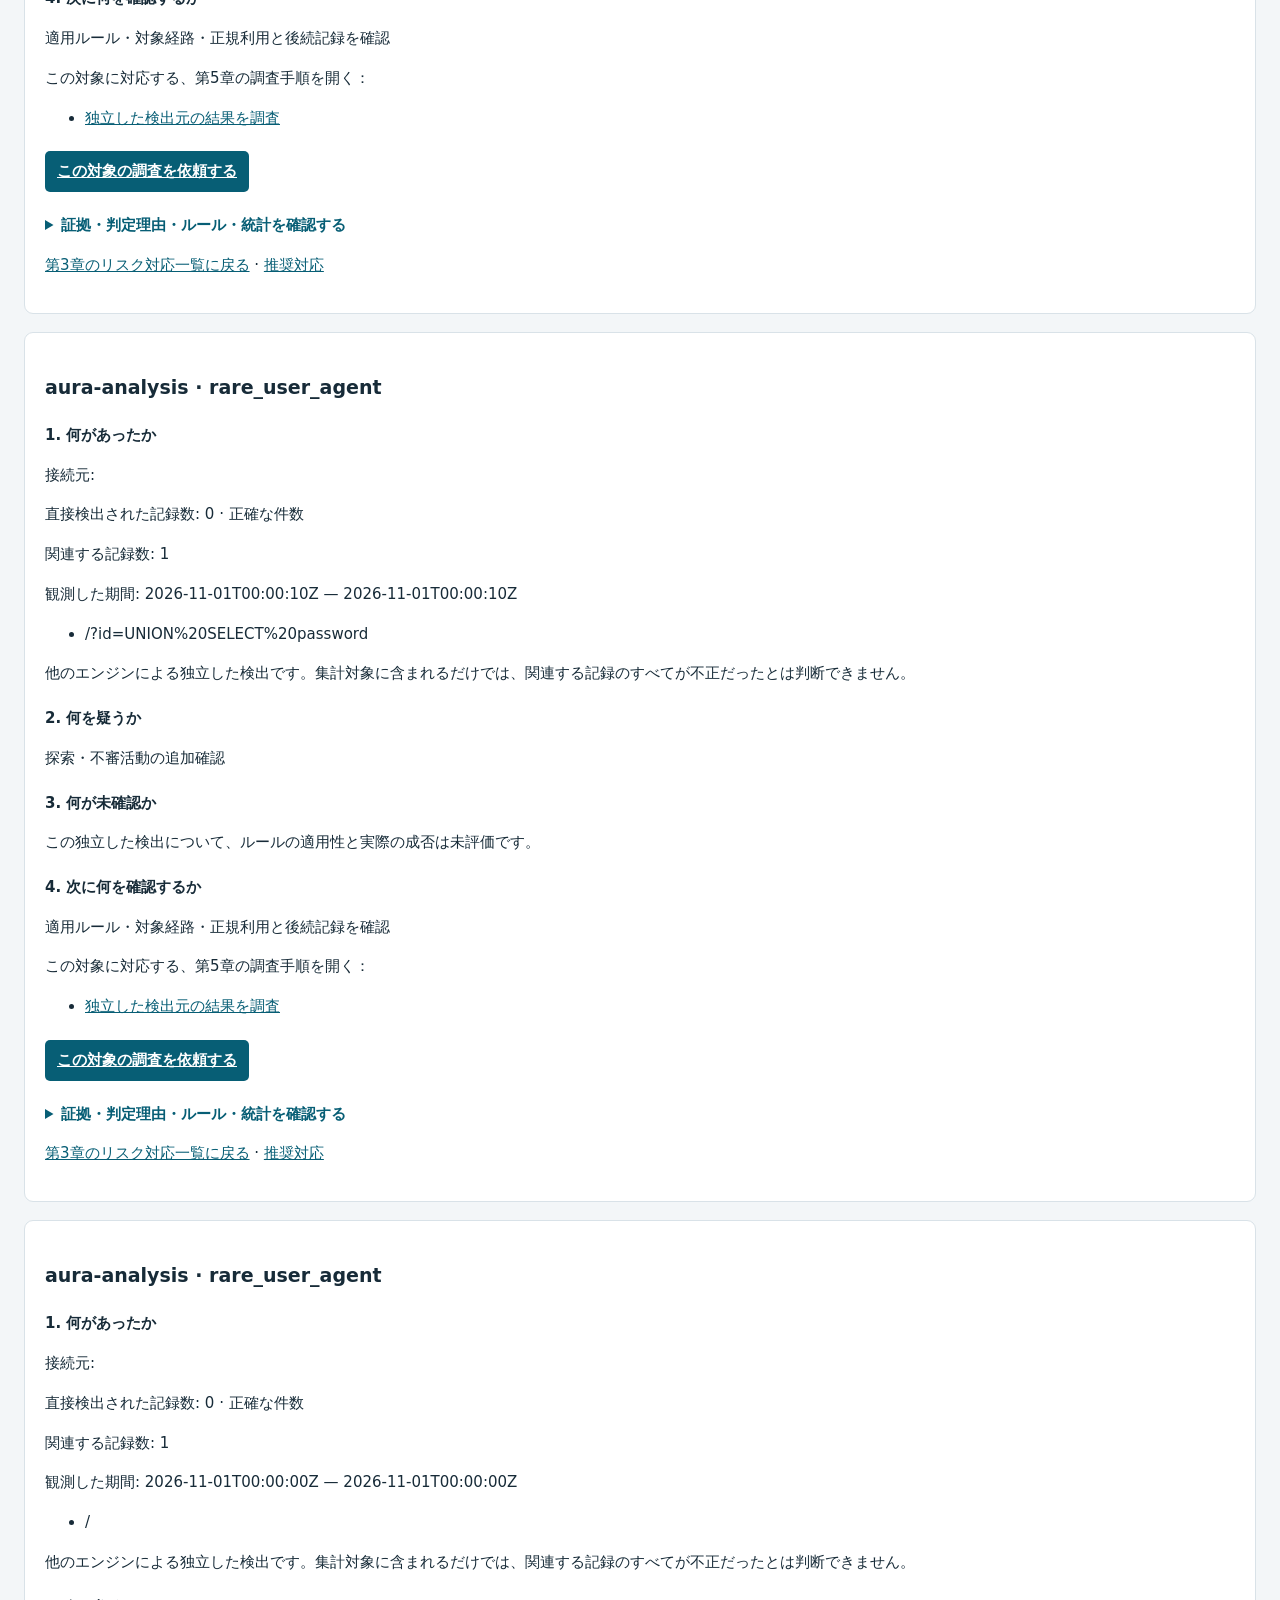
<file: examples/investigation-ja/technical-report.html>
<!doctype html>
<html lang="ja"><head><meta charset="utf-8"><meta name="viewport" content="width=device-width,initial-scale=1"><meta http-equiv="Content-Security-Policy" content="default-src 'none'; script-src 'self'; style-src 'unsafe-inline'; base-uri 'none'; form-action 'none'"><title>アクセスログ調査（合成サンプル）</title>
<style>
:root{color-scheme:light;--ink:#172b38;--muted:#526773;--line:#d9e2e8;--accent:#075e75}*{box-sizing:border-box}body{font:15px/1.65 system-ui,sans-serif;margin:0;background:#f3f6f8;color:var(--ink)}main{max-width:1320px;margin:auto;padding:36px 24px}h1{font-size:32px;line-height:1.35}h2{margin-top:44px;font-size:24px;border-bottom:2px solid var(--line);padding-bottom:10px}h3{font-size:19px}h4{margin-bottom:8px}p,li,dd,td,th,code{overflow-wrap:anywhere}section.panel,article,nav,.chart{background:white;border:1px solid var(--line);border-radius:9px;padding:20px;margin:18px 0}a{color:var(--accent)}.table{overflow-x:auto}table{border-collapse:collapse;width:100%;font-size:13px}th,td{padding:9px;border-bottom:1px solid var(--line);vertical-align:top;text-align:left}th{background:#edf3f6}dt{font-weight:650;margin-top:8px}dd{margin-left:16px}pre{background:#edf3f6;white-space:pre-wrap;overflow-wrap:anywhere;padding:14px;font:13px/1.5 ui-monospace,monospace}summary{cursor:pointer;color:var(--accent);font-weight:600}.muted{color:var(--muted)}.warning{border-left:5px solid #9b640d;padding:14px;background:#fff8ea}.grid{display:grid;grid-template-columns:repeat(auto-fit,minmax(260px,1fr));gap:16px}.badge{display:inline-block;padding:2px 8px;background:#e4eef3;border:1px solid var(--line);border-radius:5px}meter{display:block;width:100%;height:17px;margin:4px 0 12px}.timeline{max-height:620px;overflow:auto}footer{margin:36px 0;color:var(--muted)}@media print{body{background:white;color:black;font-size:10pt}main{padding:0;max-width:none}nav,.no-print{display:none}h2{break-before:page}#chapter-1{break-before:auto}h2,h3,h4{break-after:avoid}article,section.panel,.chart{border-radius:0;padding:10px}.table,.timeline{overflow:visible;max-height:none}table{font-size:8pt;table-layout:fixed}th,td{padding:4px;word-break:break-word}tr{break-inside:avoid}pre{font-size:8pt}a{color:black}.grid{display:block}.chart{break-inside:avoid}meter{height:12px}}
.chapter-purpose{padding:12px 16px;background:#e8f2f5;border-left:4px solid var(--accent)}
.request-target{display:inline-block;padding:8px 12px;background:var(--accent);color:white;border-radius:5px;font-weight:600;margin:6px 0}
</style></head><body><main>
<header><p class="muted">オフラインアクセスログ調査 · 2.1.1 · webaudit/investigation-1</p><h1>アクセスログ調査（合成サンプル）</h1><p><strong>解析状態: 解析完了</strong> · 件数の品質: 正確な件数</p><p>本報告書は不審な観測と追加確認が必要な証拠を示します。アクセスログだけで侵入や被害を確認したものではありません。</p></header>
<p><strong><a href="suspicious-requests.csv">不審アクセスのログ一覧を開く（CSV）</a></strong></p>
<p><a href="executive-summary.html">まず結果と次の対応を見る（やさしい要約）</a> · <a href="technical-report.html#secondary-investigation">二次調査プロンプト生成</a></p><nav id="contents"><h2>目次</h2><ol><li><a href="#chapter-1">第1章 調査概要</a></li><li><a href="#chapter-2">第2章 調査対象</a></li><li><a href="#chapter-6">第3章 調査観点別の結果</a></li><li><a href="#chapter-8">第4章 不審アクセスの詳細分析</a></li><li><a href="#chapter-11">第5章 推奨対応</a></li><li><a href="#investigation-workflow">第6章 追加調査の依頼と結果報告</a></li></ol><p><a href="#appendix-assessment">付録A 判定の読み方</a></p><p><a href="#appendix-coverage">付録B 全観点・ルールの評価状況</a></p><p><a href="#appendix-limitations">付録C 共通の解析上の制約・共有時の注意</a></p><p><a href="#appendix-methods">付録D 調査方法</a></p><p><a href="#appendix-statistics">付録E アクセスログ全体の統計</a></p><p><a href="report.json">構造化報告書</a> · <a href="manifest.json">解析来歴・成果物ハッシュ</a></p></nav>
<h2 id="chapter-1">第1章 調査概要</h2><p class="chapter-purpose"><strong>この章を読んだら：</strong> 調査対象と結果の概要を確認し、今回の報告が自分の確認したいシステムや期間に合っているか確かめてください。</p>
<section class="panel"><dl><dt>報告書名</dt><dd>アクセスログ調査（合成サンプル）</dd><dt>対象システム</dt><dd>サンプルシステム</dd><dt>調査背景</dt><dd>未指定</dd><dt>調査目的</dt><dd>未指定</dd><dt>調査実施者</dt><dd>検証用担当者</dd><dt>対象期間:</dt><dd>2026-11-01T00:00:00Z — 2026-11-01T00:00:20Z</dd><dt>解析開始・終了日時</dt><dd>2026-11-27T12:17:42.6632049Z — 2026-11-27T12:17:42.8288616Z</dd><dt>WebAudit・ルールのバージョン</dt><dd>2.1.1 / 2026.11.20.2</dd></dl></section>
<h3>調査結果サマリー</h3><div class="table"><table><thead><tr><th>項目</th><th>件数・値</th><th>対象範囲・品質</th></tr></thead><tbody>
<tr><td>入力ファイル</td><td>1</td><td>読込みに失敗した原本も含む</td></tr><tr><td>観測した総ログ行数</td><td>9</td><td>正確な件数</td></tr><tr><td>解析成功・解析失敗・除外行数</td><td>9 / 0 / 0</td><td>空行と明示指定による重複ファイルを除外</td></tr><tr><td>解析済みリクエスト観測数</td><td>9</td><td>重複ファイル除外後の解析済み観測</td></tr><tr><td>異なる接続元IP数</td><td>5</td><td>正確な件数</td></tr><tr><td>不審リクエスト数・割合</td><td>8 / 88.89%</td><td>正確な件数</td></tr><tr><td>不審アクセス元IP数</td><td>4</td><td>正確な件数 · 正確な件数</td></tr><tr><td>検出数・WebAudit事案数</td><td>16 / 4</td><td>検出条件とリクエストは別の単位。エンジン間の重複あり</td></tr><tr><td>優先的な追加調査が必要な事案数</td><td>3</td><td>既存の重要度と成功の疑いに基づく調査優先度。被害を確認したものではない</td></tr><tr><td>全件証跡の完全性</td><td>はい</td><td><a href="suspicious-requests.csv">不審リクエスト全件</a> · <a href="related-requests.csv">関連する観測の全件</a></td></tr></tbody></table></div>
<h3>検出エンジン</h3><dl><dt>aura</dt><dd>3 件の検出</dd><dt>aura-analysis</dt><dd>5 件の検出</dd><dt>hub</dt><dd>0 件の検出</dd><dt>webaudit</dt><dd>8 件の検出</dd></dl><h3>主要な警告</h3><p><a href="#run-limitations">第2章で今回の警告と制約を確認する</a></p>
<span id="chapter-9"></span><p>観測したシグネチャや集計上の調査候補は、対象環境に照らした追加調査が必要です。件数と参照先は根拠となる観測を示し、侵入・被害・同一攻撃者を確認したものではありません。</p>
<h2 id="chapter-2">第2章 調査対象</h2><p class="chapter-purpose"><strong>この章を読んだら：</strong> 読み込めたログ、対象期間、欠損を確認し、追加で必要なログを洗い出してください。</p><p>対象システム: サンプルシステム</p><p>アクセス元IPの取得方法: 記録された接続元を使用します。転送ヘッダーは信頼せず、プロキシ構成は未確認です。</p><p>形式と利用可能な項目を原本ごとに記録します。「利用可能」は少なくとも1件で観測した意味で、全行に存在するとは限りません。</p><div class="table"><table><tr><th>ファイル識別子・パス</th><th>サイズ（バイト）・原本SHA-256</th><th>圧縮形式・パーサ・ログ種別</th><th>観測期間・行数</th><th>状態・上限・エラー</th></tr><tr><td>FILE-90df7baaf2104816a41cdbcab5bf8f8a<br>F:\project\webauditJ\examples\sample.log</td><td>887<br>375176973265b13d9a7125bc8773da37de22d450cb02d15a369a722ed9b5c0d7<br>原本ファイルのバイト列（gzipは展開前） · 完了</td><td>none<br>apache-nginx-combined<br>http_access-log<br>記録されたタイムゾーンの時差: UTC+00:00 </td><td>2026-11-01T00:00:00Z — 2026-11-01T00:00:20Z<br>総行数・解析成功・解析失敗・除外: 9 / 9 / 0 / 0<br>正確な件数</td><td>完了<br>打ち切りあり: いいえ<br>解析中の変更を観測: いいえ<br><details><summary>利用可能な項目</summary><ul><li>HTTPメソッド</li><li>HTTPプロトコル</li><li>元ログ</li><li>記録時刻（時差未確認を含む）</li><li>元の要求URI</li><li>応答バイト数</li><li>接続元IP</li><li>HTTPステータス</li><li>時刻</li><li>User-Agent</li></ul></details></td></tr></table></div><p><a href="log-inventory.csv">入力原本一覧の全件CSV</a></p>
<h3>欠損項目・利用できない証拠</h3><dl><dt>参照元（Referer）</dt><dd>9 件の解析済み観測で欠損</dd></dl><p>これらの記録だけでは、要求・応答本文、DB監査結果、ホストでの実行やファイルの完全性を確認できません。対応するHTTPエラーや認証失敗の兆候は入力に存在すれば解析しますが、アプリ・認証監査の代わりにはなりません。</p><p>タイムゾーン不明の観測数: 0 · 観測のない時間帯をログ欠損と断定しません。</p>
<section class="panel" id="run-limitations"><span id="chapter-10"></span><h3>今回実際に発生した制約</h3><dl><dt>解析状態</dt><dd>解析完了</dd><dt>全件証跡の完全性</dt><dd>はい</dd><dt>統計詳細の省略あり</dt><dd>いいえ</dd><dt>件数の品質</dt><dd>正確な件数</dd></dl>
<ul><li>要求本文と応答内容がないため、認証結果や侵害の成否は確認できません</li><li>クライアントのアドレスは記録された接続元です。転送ヘッダーは信頼せず、プロキシ構成は不明として扱います</li><li>接続元IPが少なすぎるため、要求数・エラー率の統計的推定を行えません</li><li>解析済みの9件の要求で参照元（Referer）が欠落し、関連する検出範囲が狭まっています</li></ul><p><a href="diagnostics/parse-errors.csv">パース不能行の診断</a> · <a href="diagnostics/excluded-requests.csv">除外の診断</a> · <a href="diagnostics/execution-log.txt">実行ログ</a></p>
<p><a href="#appendix-limitations">共通の解析上の制約と共有時の注意を付録Cで確認する</a></p></section>
<h2 id="chapter-6">第3章 調査観点別の結果</h2><p class="chapter-purpose"><strong>この章を読んだら：</strong> このツールで実際に検出した対象と根拠を確認してください。その対象について残る疑問は、別ツールや別の調査作業で確認する担当者へ引き継いでください。</p>

<p>この章では、幹部向けのリスクの根拠となった検出に集中します。追加確認はその対象に関するものだけを示し、全体の評価状況は付録Bにまとめています。</p>
<h3>1. 不正アクセス疑いがあった観点</h3><p>幹部向け報告書の02に掲載したリスクを、同じ優先順・上位10対象の範囲で示します。各リスクに対応する調査観点や検出項目から確認を始めてください。被害が確認されたという意味ではありません。</p>
<p>WebAuditの事案は、記録された事案IDの対応から観点を示します。他のエンジンの検出は、そのエンジンの検出項目を示し、WebAuditの観点で検出したものと区別します。同じリスク名でも対象は別に示し、重複する検出を別々の攻撃数として合算しません。</p>
<p><strong>全保持対象： 12</strong> · <a href="technical-report.html#all-investigation-targets">優先一覧に未掲載の対象も含め、全対象を確認する</a></p><div class="table"><table><tr><th>幹部向けに掲載したリスク</th><th>対応する調査観点・検出項目</th><th>エンジン</th><th>根拠の詳細</th><th>対象ID</th></tr><tr data-risk-ref="RISK-b61d9ee9633faf4aec85f0a99eda5e9a"><td><a href="executive-summary.html#RISK-b61d9ee9633faf4aec85f0a99eda5e9a">機密資源の露出</a></td><td><a href="#coverage-ASPECT-sensitive_file">機密ファイルへのアクセス</a><br></td><td>webaudit</td><td><a href="#WA-68533c54f477aefb">対象の証拠を確認する</a></td><td><a href="#WA-68533c54f477aefb">WA-68533c54f477aefb</a></td></tr><tr data-risk-ref="RISK-58b635c8417c0355e8861941faa7469f"><td><a href="executive-summary.html#RISK-58b635c8417c0355e8861941faa7469f">意図しない処理・情報取得</a></td><td><a href="#coverage-ASPECT-sqli">SQLインジェクション</a><br></td><td>webaudit</td><td><a href="#WA-e209a83ef4765316">対象の証拠を確認する</a></td><td><a href="#WA-e209a83ef4765316">WA-e209a83ef4765316</a></td></tr><tr data-risk-ref="RISK-63fdc49c5e77bc8afcdb15a9c382e4cd"><td><a href="executive-summary.html#RISK-63fdc49c5e77bc8afcdb15a9c382e4cd">機密資源の露出</a></td><td><a href="#coverage-ASPECT-lfi">ローカルファイルインクルージョン</a><br><a href="#coverage-ASPECT-traversal">ディレクトリトラバーサル</a><br></td><td>webaudit</td><td><a href="#WA-53546a87d8946592">対象の証拠を確認する</a></td><td><a href="#WA-53546a87d8946592">WA-53546a87d8946592</a></td></tr><tr data-risk-ref="RISK-7da9dfe953103b5bf6faafc849d118a8"><td><a href="executive-summary.html#RISK-7da9dfe953103b5bf6faafc849d118a8">意図しない処理・情報取得</a></td><td><a href="#coverage-ASPECT-xss">クロスサイトスクリプティング</a><br></td><td>webaudit</td><td><a href="#WA-e3ae05f55589ce85">対象の証拠を確認する</a></td><td><a href="#WA-e3ae05f55589ce85">WA-e3ae05f55589ce85</a></td></tr><tr data-risk-ref="RISK-6e1f961768b267ac68b870f91c0190a0"><td><a href="executive-summary.html#RISK-6e1f961768b267ac68b870f91c0190a0">機密資源の露出</a></td><td><a href="#coverage-RULE-aura-lfi_traversal">Path traversal / local file inclusion</a><br></td><td>aura</td><td><a href="#DET-3f3155956d35ab191969098eb3f28b05">対象の証拠を確認する</a></td><td><a href="#DET-3f3155956d35ab191969098eb3f28b05">DET-3f3155956d35ab191969098eb3f28b05</a></td></tr><tr data-risk-ref="RISK-e817adc049b6feec57d620a98e30eef5"><td><a href="executive-summary.html#RISK-e817adc049b6feec57d620a98e30eef5">機密資源の露出</a></td><td><a href="#coverage-RULE-aura-sensitive_file">Access to sensitive files, backups, secrets or config</a><br></td><td>aura</td><td><a href="#DET-f46f1e0d8936861b6d6ee668e0da5ee5">対象の証拠を確認する</a></td><td><a href="#DET-f46f1e0d8936861b6d6ee668e0da5ee5">DET-f46f1e0d8936861b6d6ee668e0da5ee5</a></td></tr><tr data-risk-ref="RISK-9b9ab5771db81d2334636215909fcc16"><td><a href="executive-summary.html#RISK-9b9ab5771db81d2334636215909fcc16">意図しない処理・情報取得</a></td><td><a href="#coverage-RULE-aura-xss">Cross-site scripting payloads</a><br></td><td>aura</td><td><a href="#DET-e04a802150d1b00d86916f0c97ab9cc8">対象の証拠を確認する</a></td><td><a href="#DET-e04a802150d1b00d86916f0c97ab9cc8">DET-e04a802150d1b00d86916f0c97ab9cc8</a></td></tr><tr data-risk-ref="RISK-a41ef42a025917ac1caffcdf790e5381"><td><a href="executive-summary.html#RISK-a41ef42a025917ac1caffcdf790e5381">探索・不審活動の追加確認</a></td><td><a href="#coverage-RULE-aura-analysis-rare_user_agent">少数のUser-Agent</a><br></td><td>aura-analysis</td><td><a href="#DET-03ae07b757f50ab890a74fe01a34030a">対象の証拠を確認する</a></td><td><a href="#DET-03ae07b757f50ab890a74fe01a34030a">DET-03ae07b757f50ab890a74fe01a34030a</a></td></tr><tr data-risk-ref="RISK-e22d89df3071f2c0ebd33186697a8745"><td><a href="executive-summary.html#RISK-e22d89df3071f2c0ebd33186697a8745">探索・不審活動の追加確認</a></td><td><a href="#coverage-RULE-aura-analysis-rare_user_agent">少数のUser-Agent</a><br></td><td>aura-analysis</td><td><a href="#DET-477f2cd524014e5368cfb1e0bb6dfe4f">対象の証拠を確認する</a></td><td><a href="#DET-477f2cd524014e5368cfb1e0bb6dfe4f">DET-477f2cd524014e5368cfb1e0bb6dfe4f</a></td></tr><tr data-risk-ref="RISK-1aa2d12ef3db6e43f1c69fff7934ef56"><td><a href="executive-summary.html#RISK-1aa2d12ef3db6e43f1c69fff7934ef56">探索・不審活動の追加確認</a></td><td><a href="#coverage-RULE-aura-analysis-rare_user_agent">少数のUser-Agent</a><br></td><td>aura-analysis</td><td><a href="#DET-734734038fab05d4d89ce4e762bcd588">対象の証拠を確認する</a></td><td><a href="#DET-734734038fab05d4d89ce4e762bcd588">DET-734734038fab05d4d89ce4e762bcd588</a></td></tr></table></div>
<h3>2. 別ツール・別作業で確認する事項</h3><p>以下は上の検出対象に関する追加確認です。必要な記録が別の場所に存在する可能性はありますが、この報告書では実在性の確認や調査の実行はしていません。第5章を使って作業を担当者に依頼してください。</p>
<div class="table"><table><tr><th>幹部向けに掲載したリスク</th><th>未確認の情報</th><th>確認する記録</th><th>次の確認</th><th>対象ID</th></tr><tr data-risk-followup="RISK-b61d9ee9633faf4aec85f0a99eda5e9a"><td>機密資源の露出</td><td><p>応答本文と対象リソースの本来の動作</p><p>要求本文、アプリケーション・認証の監査記録</p><p>バックエンド・プロキシのステータス変換とファイル・プロセス・通信の証拠</p></td><td><p>当時の応答本文、アプリのファイル読み込み記録、ホストのファイルアクセス監査</p><p>Webサーバー・プロキシのルーティング設定と、共通エラーページの当時の記録</p></td><td>当時の応答内容と対象経路の公開設定を確認</td><td><a href="#WA-68533c54f477aefb">WA-68533c54f477aefb</a></td></tr><tr data-risk-followup="RISK-58b635c8417c0355e8861941faa7469f"><td>意図しない処理・情報取得</td><td><p>応答本文と対象リソースの本来の動作</p><p>要求本文、アプリケーション・認証の監査記録</p><p>バックエンド・プロキシのステータス変換とファイル・プロセス・通信の証拠</p></td><td><p>アプリケーションの処理・エラーログと当時の応答記録</p><p>対象のDB・ディレクトリサービス・XML検索処理の監査ログ</p></td><td>AP・DB・ホストの処理記録と当時の応答を照合</td><td><a href="#WA-e209a83ef4765316">WA-e209a83ef4765316</a></td></tr><tr data-risk-followup="RISK-63fdc49c5e77bc8afcdb15a9c382e4cd"><td>機密資源の露出</td><td><p>応答本文と対象リソースの本来の動作</p><p>要求本文、アプリケーション・認証の監査記録</p><p>バックエンド・プロキシのステータス変換とファイル・プロセス・通信の証拠</p></td><td><p>当時の応答本文、アプリのファイル読み込み記録、ホストのファイルアクセス監査</p><p>Webサーバー・プロキシのルーティング設定と、共通エラーページの当時の記録</p></td><td>当時の応答内容と対象経路の公開設定を確認</td><td><a href="#WA-53546a87d8946592">WA-53546a87d8946592</a></td></tr><tr data-risk-followup="RISK-7da9dfe953103b5bf6faafc849d118a8"><td>意図しない処理・情報取得</td><td><p>応答本文と対象リソースの本来の動作</p><p>要求本文、アプリケーション・認証の監査記録</p><p>バックエンド・プロキシのステータス変換とファイル・プロセス・通信の証拠</p></td><td><p>当時の応答HTML・保存データと、その表示先の記録</p><p>対象ブラウザーの実行・通信記録、CSPレポート</p></td><td>AP・DB・ホストの処理記録と当時の応答を照合</td><td><a href="#WA-e3ae05f55589ce85">WA-e3ae05f55589ce85</a></td></tr><tr data-risk-followup="RISK-6e1f961768b267ac68b870f91c0190a0"><td>機密資源の露出</td><td>この独立した検出について、ルールの適用性と実際の成否は未評価です。</td><td><p>当時の応答本文、アプリのファイル読み込み記録、ホストのファイルアクセス監査</p><p>Webサーバー・プロキシのルーティング設定と、共通エラーページの当時の記録</p></td><td>当時の応答内容と対象経路の公開設定を確認</td><td><a href="#DET-3f3155956d35ab191969098eb3f28b05">DET-3f3155956d35ab191969098eb3f28b05</a></td></tr><tr data-risk-followup="RISK-e817adc049b6feec57d620a98e30eef5"><td>機密資源の露出</td><td>この独立した検出について、ルールの適用性と実際の成否は未評価です。</td><td><p>当時の応答本文、アプリのファイル読み込み記録、ホストのファイルアクセス監査</p><p>Webサーバー・プロキシのルーティング設定と、共通エラーページの当時の記録</p></td><td>当時の応答内容と対象経路の公開設定を確認</td><td><a href="#DET-f46f1e0d8936861b6d6ee668e0da5ee5">DET-f46f1e0d8936861b6d6ee668e0da5ee5</a></td></tr><tr data-risk-followup="RISK-9b9ab5771db81d2334636215909fcc16"><td>意図しない処理・情報取得</td><td>この独立した検出について、ルールの適用性と実際の成否は未評価です。</td><td><p>当時の応答HTML・保存データと、その表示先の記録</p><p>対象ブラウザーの実行・通信記録、CSPレポート</p></td><td>AP・DB・ホストの処理記録と当時の応答を照合</td><td><a href="#DET-e04a802150d1b00d86916f0c97ab9cc8">DET-e04a802150d1b00d86916f0c97ab9cc8</a></td></tr><tr data-risk-followup="RISK-a41ef42a025917ac1caffcdf790e5381"><td>探索・不審活動の追加確認</td><td>この独立した検出について、ルールの適用性と実際の成否は未評価です。</td><td><p>元ログのファイル・行番号、当時の応答記録、プロキシ・アプリ・認証ログ</p><p>対象ホストの監査記録（ファイル変更・プロセス実行・外向き通信）</p></td><td>適用ルール・対象経路・正規利用と後続記録を確認</td><td><a href="#DET-03ae07b757f50ab890a74fe01a34030a">DET-03ae07b757f50ab890a74fe01a34030a</a></td></tr><tr data-risk-followup="RISK-e22d89df3071f2c0ebd33186697a8745"><td>探索・不審活動の追加確認</td><td>この独立した検出について、ルールの適用性と実際の成否は未評価です。</td><td><p>元ログのファイル・行番号、当時の応答記録、プロキシ・アプリ・認証ログ</p><p>対象ホストの監査記録（ファイル変更・プロセス実行・外向き通信）</p></td><td>適用ルール・対象経路・正規利用と後続記録を確認</td><td><a href="#DET-477f2cd524014e5368cfb1e0bb6dfe4f">DET-477f2cd524014e5368cfb1e0bb6dfe4f</a></td></tr><tr data-risk-followup="RISK-1aa2d12ef3db6e43f1c69fff7934ef56"><td>探索・不審活動の追加確認</td><td>この独立した検出について、ルールの適用性と実際の成否は未評価です。</td><td><p>元ログのファイル・行番号、当時の応答記録、プロキシ・アプリ・認証ログ</p><p>対象ホストの監査記録（ファイル変更・プロセス実行・外向き通信）</p></td><td>適用ルール・対象経路・正規利用と後続記録を確認</td><td><a href="#DET-734734038fab05d4d89ce4e762bcd588">DET-734734038fab05d4d89ce4e762bcd588</a></td></tr></table></div><p><a href="#chapter-11">第5章 推奨対応</a></p>
<p><a href="#appendix-coverage">全体の評価状況を付録Bで確認する</a> · <a href="#coverage-status-legend">評価状態の凡例を付録で確認する</a></p>

<p><a href="#appendix-methods">付録Dで検出方法を確認する</a> · <a href="#appendix-statistics">付録Eで周辺のアクセス傾向を確認する</a></p>
<span id="chapter-7"></span><h2 id="chapter-8">第4章 不審アクセスの詳細分析</h2><p class="chapter-purpose"><strong>この章を読んだら：</strong> 事案ごとの根拠と不足する証拠を確認し、成否を確かめるために調べる記録を決めてください。</p><p><a href="#appendix-assessment">判定の読み方を付録で確認する</a></p><p>以下は上限付きの代表証跡です。保持された全件の関連付けは、不審リクエスト・関連証跡のCSVで確認してください。</p><p><a href="#run-limitations">第2章で入力の不足と実行時の制約を確認する</a></p><p><a href="findings.csv">事案の全件CSV</a> · <a href="detections.csv">検出の全件CSV</a></p>

<span id="incident-list"></span><article id="WA-68533c54f477aefb"><h3>WA-68533c54f477aefb · 探索</h3><p><span class="badge">高</span> <span class="badge">成功の疑い</span></p><div class="case-overview"><p><strong>この事案に含まれるアクセス記録： 3</strong> · 正確な件数</p>
<h4>1. 何があったか</h4><p>接続元: 192.0.2.10 · 対象ホスト: 不明</p>
<div class="table"><table><tr><th>時刻</th><th>HTTPメソッド</th><th>要求先</th><th>HTTPステータス</th><th>レスポンスサイズ（バイト）</th></tr><tr><td>2026-11-01T00:00:01Z</td><td>GET</td><td>/.env</td><td>404</td><td>0</td></tr><tr><td>2026-11-01T00:00:02Z</td><td>GET</td><td>/.env</td><td>200</td><td>128</td></tr><tr><td>2026-11-01T00:00:03Z</td><td>GET</td><td>/.env</td><td>200</td><td>128</td></tr></table></div><p class="muted">代表記録を最大3件表示しています。長い要求先は省略表示しています。完全な記録は下の証拠や全件CSVで確認してください。</p>
<h4>2. 何を疑うか</h4><p>機密資源の露出 · 成功の疑い</p>
<p>成功の疑いがある事案も、成功と判断する前に裏付けが必要です。当時の証拠が得られない場合、成否不明が続きます。</p><h4>3. 何が未確認か</h4><p>HTTPステータスや応答サイズだけでは、対象ファイルの内容が返されたか、読み込み・実行されたか判断できません。</p>
<h4>4. 次に何を確認するか</h4><p>当時の応答内容と対象経路の公開設定を確認</p>
<ul><li>当時の応答本文、アプリのファイル読み込み記録、ホストのファイルアクセス監査</li><li>Webサーバー・プロキシのルーティング設定と、共通エラーページの当時の記録</li></ul>
<p>対象ホストが不明です。まず、元ログの記録がどのサイト・経路への要求に当たるか特定してください。</p>
<p>この対象に対応する、第5章の調査手順を開く：</p><ul class="case-action-links"><li><a href="#REC-de491122fabfa3a388b91e1fb3b8ab30">裏付けとなる証拠を収集: 機密ファイル</a></li></ul>
<p><a class="request-target" href="technical-report.html#request-WA-68533c54f477aefb" data-secondary-case="WA-68533c54f477aefb">この対象の調査を依頼する</a></p></div><details class="case-supporting"><summary>証拠・判定理由・ルール・統計を確認する</summary><dl><dt>検出エンジン・検出確度</dt><dd>WebAudit / 不明</dd><dt>成否の証拠の強さ・攻撃スコア</dt><dd>0.55 / 30/100 · いずれも校正された確率ではありません。</dd><dt>接続元IP・対象ホスト・User-Agent</dt><dd>192.0.2.10 / 不明 / BrowserA</dd><dt>初回・最終観測日時</dt><dd>2026-11-01T00:00:01Z — 2026-11-01T00:00:03Z</dd><dt>国・ASN・組織名</dt><dd>不明</dd><dt>観測リクエスト・直接検出・関連観測・検出数</dt><dd>3 / 3 / 0 / 3</dd><dt>HTTPメソッド・ステータスコード</dt><dd>GET: 3 · <br>200: 2 · 404: 1 · </dd><dt>応答サイズ：既知件数・最小・最大・平均（バイト）</dt><dd>3 / 0 / 128 / 85.33333333333333</dd><dt>観測期間内の平均リクエスト数（件/秒）</dt><dd>1.5</dd><dt>保持された異なるURI数・品質</dt><dd>1 / 正確な件数</dd><dt>URIの例</dt><dd>/.env<br></dd><dt>関連する調査観点</dt><dd><a href="#coverage-ASPECT-sensitive_file">ASPECT-sensitive_file</a><br><a href="#coverage-RULE-webaudit-WA-sensitive_file">RULE-webaudit-WA-sensitive_file</a><br></dd><dt>関連事案・関連IP</dt><dd></dd></dl>
<details><summary>事案内のURI別リクエスト数</summary><table><tr><th>URIの例</th><th>要求数</th></tr><tr><td>/.env</td><td>3</td></tr></table></details>
<h4>ログから確認できた事実</h4><ul><li>件数・ステータス・元ログ参照はログで観測した事実であり、サーバー内部の実行結果ではありません。</li></ul><h4>ルール・関連付けによる推定</h4><ul><li>機密リソースの探索</li><li>記録された接続元IP、対象ホスト（取得できる場合）、User-Agent、技法の分類、イベント時刻の5分間区分が一致。これは関連付けの仮説であり、同じ主体だと確認したものではありません</li></ul><h4>未確認事項・正常アクセスの可能性</h4><ul><li>応答本文と対象リソースの本来の動作</li><li>要求本文、アプリケーション・認証の監査記録</li><li>バックエンド・プロキシのステータス変換とファイル・プロセス・通信の証拠</li><li>許可された試験、正当な通信、共有アドレス、共通エラーページへのルーティングで説明できる一致もあります。対象アプリの状況を確認してください。</li><li>検出名は観測した技法を示します。攻撃者の目的や攻撃の進行を確認したものではありません。</li></ul><h4>脆弱性が存在した場合に想定される影響</h4><ul><li>機密リソースの公開やファイル読込みに脆弱性がある場合、機密情報の漏えいやコード読込みにつながる可能性があります。返された内容は未確認です。</li></ul>
<details><summary>一致したルール・項目・条件</summary><h5>WA-sensitive_file · signature</h5><p>要求先 </p><pre>url: /(?:\.env(?:\.[a-z0-9_-]+)?|\.git/(?:config|head)|\.svn/entries|\.htpasswd|id_rsa|\.aws/credentials|dump\.sql|database\.sql|wp-config\.php(?:\.bak)?|web\.config)(?:[?;/]|$)</pre></details><details><summary>事案の観測時系列</summary><p>時系列の集計粒度（秒）: 60</p><table><tr><th>UTCの時間区分</th><th>要求数・直接検出・4xx・5xx</th></tr><tr><td>2026-11-01T00:00:00Z</td><td>3 / 3 / 1 / 0</td></tr></table></details>
<h4>代表的な元ログ証跡</h4><p><strong>REQ-419dfb2344bd0d6de2dac26f4d1247d0</strong><br>FILE-90df7baaf2104816a41cdbcab5bf8f8a · F:\project\webauditJ\examples\sample.log:2<br>時刻・メソッド・ステータス・バイト数: 2026-11-01T00:00:01Z / GET / 404 / 0</p><pre>192.0.2.10 - - [01/Nov/2026:00:00:01 +0000] &quot;GET /.env HTTP/1.1&quot; 404 0 &quot;-&quot; &quot;BrowserA&quot;</pre><p>元のURL: /.env</p><p>正規化の変形値・履歴</p><pre>/.env</pre><ul></ul><p><strong>REQ-5168561791d6cdbf1a5002e8978cb610</strong><br>FILE-90df7baaf2104816a41cdbcab5bf8f8a · F:\project\webauditJ\examples\sample.log:3<br>時刻・メソッド・ステータス・バイト数: 2026-11-01T00:00:02Z / GET / 200 / 128</p><pre>192.0.2.10 - - [01/Nov/2026:00:00:02 +0000] &quot;GET /.env HTTP/1.1&quot; 200 128 &quot;-&quot; &quot;BrowserA&quot;</pre><p>元のURL: /.env</p><p>正規化の変形値・履歴</p><pre>/.env</pre><ul></ul><p><strong>REQ-461ca24c8de85cb32ba88db998116999</strong><br>FILE-90df7baaf2104816a41cdbcab5bf8f8a · F:\project\webauditJ\examples\sample.log:4<br>時刻・メソッド・ステータス・バイト数: 2026-11-01T00:00:03Z / GET / 200 / 128</p><pre>192.0.2.10 - - [01/Nov/2026:00:00:03 +0000] &quot;GET /.env HTTP/1.1&quot; 200 128 &quot;-&quot; &quot;BrowserA&quot;</pre><p>元のURL: /.env</p><p>正規化の変形値・履歴</p><pre>/.env</pre><ul></ul>
<h4>攻撃成否の判断根拠</h4><ul><li>アクセスログにあるのは要求と応答のメタデータであり、サーバー側の実行結果や返された内容ではありません</li><li>同じ機密リソースで拒否・未検出から本文を伴う2xx応答の反復へ変化しました。ソフト404、リダイレクト、共通ページや正規の変更の可能性が残ります</li></ul><h4>成否を確認するには</h4><h5>機密ファイル</h5><p>HTTPステータスや応答サイズだけでは、対象ファイルの内容が返されたか、読み込み・実行されたか判断できません。</p><ul><li>当時の応答本文、アプリのファイル読み込み記録、ホストのファイルアクセス監査</li><li>Webサーバー・プロキシのルーティング設定と、共通エラーページの当時の記録</li></ul><p><strong>成功を裏付ける証拠:</strong> 対象要求への応答に本来公開しないファイル内容が含まれた記録、または不正なファイル読み込み・実行の記録。</p><p><strong>失敗を裏付ける証拠:</strong> 対象要求がファイルアクセス前に拒否された記録、または対象ファイルを読み込まず情報を含まない応答を返した処理記録。</p><p>記録された期間・ホスト・URIを、可能ならアプリケーションのリクエストIDで照合してください。痕跡がないだけでは失敗を証明できず、現在の再現だけでは当時の成功を確認できません。</p></details><p><a href="#chapter-6">第3章のリスク対応一覧に戻る</a> · <a href="#chapter-11">推奨対応</a></p></article><article id="WA-e209a83ef4765316"><h3>WA-e209a83ef4765316 · 脆弱性の悪用試行</h3><p><span class="badge">高</span> <span class="badge">成否不明</span></p><div class="case-overview"><p><strong>この事案に含まれるアクセス記録： 1</strong> · 正確な件数</p>
<h4>1. 何があったか</h4><p>接続元: 192.0.2.20 · 対象ホスト: 不明</p>
<div class="table"><table><tr><th>時刻</th><th>HTTPメソッド</th><th>要求先</th><th>HTTPステータス</th><th>レスポンスサイズ（バイト）</th></tr><tr><td>2026-11-01T00:00:10Z</td><td>GET</td><td>/?id=UNION%20SELECT%20password</td><td>500</td><td>100</td></tr></table></div><p class="muted">代表記録を最大3件表示しています。長い要求先は省略表示しています。完全な記録は下の証拠や全件CSVで確認してください。</p>
<h4>2. 何を疑うか</h4><p>意図しない処理・情報取得 · 成否不明</p>
<h4>3. 何が未確認か</h4><p>アクセスログには、バックエンドで実行された問い合わせと取得・変更されたデータが記録されていません。</p>
<h4>4. 次に何を確認するか</h4><p>AP・DB・ホストの処理記録と当時の応答を照合</p>
<ul><li>アプリケーションの処理・エラーログと当時の応答記録</li><li>対象のDB・ディレクトリサービス・XML検索処理の監査ログ</li></ul>
<p>対象ホストが不明です。まず、元ログの記録がどのサイト・経路への要求に当たるか特定してください。</p>
<p>この対象に対応する、第5章の調査手順を開く：</p><ul class="case-action-links"><li><a href="#REC-4eb0ec1baece8d1a3aaa99c02c719a15">裏付けとなる証拠を収集: SQLインジェクション</a></li></ul>
<p><a class="request-target" href="technical-report.html#request-WA-e209a83ef4765316" data-secondary-case="WA-e209a83ef4765316">この対象の調査を依頼する</a></p></div><details class="case-supporting"><summary>証拠・判定理由・ルール・統計を確認する</summary><dl><dt>検出エンジン・検出確度</dt><dd>WebAudit / 不明</dd><dt>成否の証拠の強さ・攻撃スコア</dt><dd>0.2 / 30/100 · いずれも校正された確率ではありません。</dd><dt>接続元IP・対象ホスト・User-Agent</dt><dd>192.0.2.20 / 不明 / BrowserB</dd><dt>初回・最終観測日時</dt><dd>2026-11-01T00:00:10Z — 2026-11-01T00:00:10Z</dd><dt>国・ASN・組織名</dt><dd>不明</dd><dt>観測リクエスト・直接検出・関連観測・検出数</dt><dd>1 / 1 / 0 / 1</dd><dt>HTTPメソッド・ステータスコード</dt><dd>GET: 1 · <br>500: 1 · </dd><dt>応答サイズ：既知件数・最小・最大・平均（バイト）</dt><dd>1 / 100 / 100 / 100.0</dd><dt>観測期間内の平均リクエスト数（件/秒）</dt><dd>不明</dd><dt>保持された異なるURI数・品質</dt><dd>1 / 正確な件数</dd><dt>URIの例</dt><dd>/?id=UNION%20SELECT%20password<br></dd><dt>関連する調査観点</dt><dd><a href="#coverage-ASPECT-sqli">ASPECT-sqli</a><br><a href="#coverage-RULE-webaudit-WA-sqli">RULE-webaudit-WA-sqli</a><br></dd><dt>関連事案・関連IP</dt><dd></dd></dl>
<details><summary>事案内のURI別リクエスト数</summary><table><tr><th>URIの例</th><th>要求数</th></tr><tr><td>/?id=UNION%20SELECT%20password</td><td>1</td></tr></table></details>
<h4>ログから確認できた事実</h4><ul><li>件数・ステータス・元ログ参照はログで観測した事実であり、サーバー内部の実行結果ではありません。</li></ul><h4>ルール・関連付けによる推定</h4><ul><li>SQLインジェクションの試行</li><li>記録された接続元IP、対象ホスト（取得できる場合）、User-Agent、技法の分類、イベント時刻の5分間区分が一致。これは関連付けの仮説であり、同じ主体だと確認したものではありません</li></ul><h4>未確認事項・正常アクセスの可能性</h4><ul><li>応答本文と対象リソースの本来の動作</li><li>要求本文、アプリケーション・認証の監査記録</li><li>バックエンド・プロキシのステータス変換とファイル・プロセス・通信の証拠</li><li>許可された試験、正当な通信、共有アドレス、共通エラーページへのルーティングで説明できる一致もあります。対象アプリの状況を確認してください。</li><li>検出名は観測した技法を示します。攻撃者の目的や攻撃の進行を確認したものではありません。</li></ul><h4>脆弱性が存在した場合に想定される影響</h4><ul><li>該当するインジェクション脆弱性がある場合、不正なデータ取得・変更や認証回避につながる可能性があります。脆弱性と被害は未確認です。</li></ul>
<details><summary>一致したルール・項目・条件</summary><h5>WA-sqli · signature</h5><p>要求先 </p><pre>url: union(?:\s|/\*.*?\*/|\+)+(?:all\s+)?select|(?:&#39;|\&quot;)\s*(?:or|and)\s+|\b(?:or|and)\s+1\s*=\s*1|\b(?:sleep|pg_sleep|benchmark|load_file)\s*\(|information_schema|into\s+(?:out|dump)file</pre></details><details><summary>事案の観測時系列</summary><p>時系列の集計粒度（秒）: 60</p><table><tr><th>UTCの時間区分</th><th>要求数・直接検出・4xx・5xx</th></tr><tr><td>2026-11-01T00:00:00Z</td><td>1 / 1 / 0 / 1</td></tr></table></details>
<h4>代表的な元ログ証跡</h4><p><strong>REQ-5f95cd089487c6efa5892e119b001731</strong><br>FILE-90df7baaf2104816a41cdbcab5bf8f8a · F:\project\webauditJ\examples\sample.log:5<br>時刻・メソッド・ステータス・バイト数: 2026-11-01T00:00:10Z / GET / 500 / 100</p><pre>192.0.2.20 - - [01/Nov/2026:00:00:10 +0000] &quot;GET /?id=UNION%20SELECT%20password HTTP/1.1&quot; 500 100 &quot;-&quot; &quot;BrowserB&quot;</pre><p>元のURL: /?id=UNION%20SELECT%20password</p><p>正規化の変形値・履歴</p><pre>/?id=UNION%20SELECT%20password</pre><pre>/?id=UNION SELECT password</pre><pre>/?id=union%20select%20password</pre><pre>/?id=union select password</pre><ul><li>検出用のパーセントデコード</li><li>検出用の小文字化・バックスラッシュ変換</li><li>検出用の小文字化・バックスラッシュ変換</li></ul>
<h4>攻撃成否の判断根拠</h4><ul><li>アクセスログにあるのは要求と応答のメタデータであり、サーバー側の実行結果や返された内容ではありません</li></ul><h4>成否を確認するには</h4><h5>SQLインジェクション</h5><p>アクセスログには、バックエンドで実行された問い合わせと取得・変更されたデータが記録されていません。</p><ul><li>アプリケーションの処理・エラーログと当時の応答記録</li><li>対象のDB・ディレクトリサービス・XML検索処理の監査ログ</li></ul><p><strong>成功を裏付ける証拠:</strong> 対象要求の入力によって意図しない問い合わせが実行され、データ取得・変更や認証回避が起きた記録。</p><p><strong>失敗を裏付ける証拠:</strong> 対象要求が問い合わせ実行前に拒否された記録、または入力が値として扱われ、意図しない問い合わせや結果が生じなかった処理記録。</p><p>記録された期間・ホスト・URIを、可能ならアプリケーションのリクエストIDで照合してください。痕跡がないだけでは失敗を証明できず、現在の再現だけでは当時の成功を確認できません。</p></details><p><a href="#chapter-6">第3章のリスク対応一覧に戻る</a> · <a href="#chapter-11">推奨対応</a></p></article><article id="WA-53546a87d8946592"><h3>WA-53546a87d8946592 · 脆弱性の悪用試行</h3><p><span class="badge">高</span> <span class="badge">失敗の疑い</span></p><div class="case-overview"><p><strong>この事案に含まれるアクセス記録： 3</strong> · 正確な件数</p>
<h4>1. 何があったか</h4><p>接続元: 192.0.2.30 · 対象ホスト: 不明</p>
<div class="table"><table><tr><th>時刻</th><th>HTTPメソッド</th><th>要求先</th><th>HTTPステータス</th><th>レスポンスサイズ（バイト）</th></tr><tr><td>2026-11-01T00:00:11Z</td><td>GET</td><td>/a/../../etc/passwd</td><td>404</td><td>0</td></tr><tr><td>2026-11-01T00:00:12Z</td><td>GET</td><td>/a/../../etc/passwd</td><td>404</td><td>0</td></tr><tr><td>2026-11-01T00:00:13Z</td><td>GET</td><td>/a/../../etc/passwd</td><td>404</td><td>0</td></tr></table></div><p class="muted">代表記録を最大3件表示しています。長い要求先は省略表示しています。完全な記録は下の証拠や全件CSVで確認してください。</p>
<h4>2. 何を疑うか</h4><p>機密資源の露出 · 失敗の疑い</p>
<h4>3. 何が未確認か</h4><p>HTTPステータスや応答サイズだけでは、対象ファイルの内容が返されたか、読み込み・実行されたか判断できません。</p>
<h4>4. 次に何を確認するか</h4><p>当時の応答内容と対象経路の公開設定を確認</p>
<ul><li>当時の応答本文、アプリのファイル読み込み記録、ホストのファイルアクセス監査</li><li>Webサーバー・プロキシのルーティング設定と、共通エラーページの当時の記録</li></ul>
<p>対象ホストが不明です。まず、元ログの記録がどのサイト・経路への要求に当たるか特定してください。</p>
<p>この対象に対応する、第5章の調査手順を開く：</p><ul class="case-action-links"><li><a href="#REC-8d9f2fe97ca89c7227cc153d300ed76c">裏付けとなる証拠を収集: パストラバーサル / ローカルファイル読み込み</a></li></ul>
<p><a class="request-target" href="technical-report.html#request-WA-53546a87d8946592" data-secondary-case="WA-53546a87d8946592">この対象の調査を依頼する</a></p></div><details class="case-supporting"><summary>証拠・判定理由・ルール・統計を確認する</summary><dl><dt>検出エンジン・検出確度</dt><dd>WebAudit / 不明</dd><dt>成否の証拠の強さ・攻撃スコア</dt><dd>0.5 / 30/100 · いずれも校正された確率ではありません。</dd><dt>接続元IP・対象ホスト・User-Agent</dt><dd>192.0.2.30 / 不明 / BrowserC</dd><dt>初回・最終観測日時</dt><dd>2026-11-01T00:00:11Z — 2026-11-01T00:00:13Z</dd><dt>国・ASN・組織名</dt><dd>不明</dd><dt>観測リクエスト・直接検出・関連観測・検出数</dt><dd>3 / 3 / 0 / 3</dd><dt>HTTPメソッド・ステータスコード</dt><dd>GET: 3 · <br>404: 3 · </dd><dt>応答サイズ：既知件数・最小・最大・平均（バイト）</dt><dd>3 / 0 / 0 / 0.0</dd><dt>観測期間内の平均リクエスト数（件/秒）</dt><dd>1.5</dd><dt>保持された異なるURI数・品質</dt><dd>1 / 正確な件数</dd><dt>URIの例</dt><dd>/a/../../etc/passwd<br></dd><dt>関連する調査観点</dt><dd><a href="#coverage-ASPECT-lfi">ASPECT-lfi</a><br><a href="#coverage-ASPECT-traversal">ASPECT-traversal</a><br><a href="#coverage-RULE-webaudit-WA-lfi_traversal">RULE-webaudit-WA-lfi_traversal</a><br></dd><dt>関連事案・関連IP</dt><dd></dd></dl>
<details><summary>事案内のURI別リクエスト数</summary><table><tr><th>URIの例</th><th>要求数</th></tr><tr><td>/a/../../etc/passwd</td><td>3</td></tr></table></details>
<h4>ログから確認できた事実</h4><ul><li>件数・ステータス・元ログ参照はログで観測した事実であり、サーバー内部の実行結果ではありません。</li></ul><h4>ルール・関連付けによる推定</h4><ul><li>パストラバーサルまたはローカルファイル読み込みの試行</li><li>記録された接続元IP、対象ホスト（取得できる場合）、User-Agent、技法の分類、イベント時刻の5分間区分が一致。これは関連付けの仮説であり、同じ主体だと確認したものではありません</li></ul><h4>未確認事項・正常アクセスの可能性</h4><ul><li>応答本文と対象リソースの本来の動作</li><li>要求本文、アプリケーション・認証の監査記録</li><li>バックエンド・プロキシのステータス変換とファイル・プロセス・通信の証拠</li><li>許可された試験、正当な通信、共有アドレス、共通エラーページへのルーティングで説明できる一致もあります。対象アプリの状況を確認してください。</li><li>検出名は観測した技法を示します。攻撃者の目的や攻撃の進行を確認したものではありません。</li></ul><h4>脆弱性が存在した場合に想定される影響</h4><ul><li>機密リソースの公開やファイル読込みに脆弱性がある場合、機密情報の漏えいやコード読込みにつながる可能性があります。返された内容は未確認です。</li></ul>
<details><summary>一致したルール・項目・条件</summary><h5>WA-lfi_traversal · signature</h5><p>要求先 </p><pre>url: \.\./|/etc/(?:passwd|shadow)|/proc/self/|php://(?:filter|input)|(?:file|phar|zip):///|windows/system32|boot\.ini</pre></details><details><summary>事案の観測時系列</summary><p>時系列の集計粒度（秒）: 60</p><table><tr><th>UTCの時間区分</th><th>要求数・直接検出・4xx・5xx</th></tr><tr><td>2026-11-01T00:00:00Z</td><td>3 / 3 / 3 / 0</td></tr></table></details>
<h4>代表的な元ログ証跡</h4><p><strong>REQ-428881c6d1eeefd7783d3bc3de5eb1c4</strong><br>FILE-90df7baaf2104816a41cdbcab5bf8f8a · F:\project\webauditJ\examples\sample.log:6<br>時刻・メソッド・ステータス・バイト数: 2026-11-01T00:00:11Z / GET / 404 / 0</p><pre>192.0.2.30 - - [01/Nov/2026:00:00:11 +0000] &quot;GET /a/../../etc/passwd HTTP/1.1&quot; 404 0 &quot;-&quot; &quot;BrowserC&quot;</pre><p>元のURL: /a/../../etc/passwd</p><p>正規化の変形値・履歴</p><pre>/a/../../etc/passwd</pre><ul></ul><p><strong>REQ-033bc7627f85da7cd7970ef8c3e3394e</strong><br>FILE-90df7baaf2104816a41cdbcab5bf8f8a · F:\project\webauditJ\examples\sample.log:7<br>時刻・メソッド・ステータス・バイト数: 2026-11-01T00:00:12Z / GET / 404 / 0</p><pre>192.0.2.30 - - [01/Nov/2026:00:00:12 +0000] &quot;GET /a/../../etc/passwd HTTP/1.1&quot; 404 0 &quot;-&quot; &quot;BrowserC&quot;</pre><p>元のURL: /a/../../etc/passwd</p><p>正規化の変形値・履歴</p><pre>/a/../../etc/passwd</pre><ul></ul><p><strong>REQ-e07e1855083799c332b2a3ed546c2642</strong><br>FILE-90df7baaf2104816a41cdbcab5bf8f8a · F:\project\webauditJ\examples\sample.log:8<br>時刻・メソッド・ステータス・バイト数: 2026-11-01T00:00:13Z / GET / 404 / 0</p><pre>192.0.2.30 - - [01/Nov/2026:00:00:13 +0000] &quot;GET /a/../../etc/passwd HTTP/1.1&quot; 404 0 &quot;-&quot; &quot;BrowserC&quot;</pre><p>元のURL: /a/../../etc/passwd</p><p>正規化の変形値・履歴</p><pre>/a/../../etc/passwd</pre><ul></ul>
<h4>攻撃成否の判断根拠</h4><ul><li>アクセスログにあるのは要求と応答のメタデータであり、サーバー側の実行結果や返された内容ではありません</li><li>この活動の3件以上の全観測が拒否・未検出の応答でした。ステータス変換や未観測の試行があるため、失敗を断定できません</li></ul><h4>成否を確認するには</h4><h5>パストラバーサル / ローカルファイル読み込み</h5><p>HTTPステータスや応答サイズだけでは、対象ファイルの内容が返されたか、読み込み・実行されたか判断できません。</p><ul><li>当時の応答本文、アプリのファイル読み込み記録、ホストのファイルアクセス監査</li><li>Webサーバー・プロキシのルーティング設定と、共通エラーページの当時の記録</li></ul><p><strong>成功を裏付ける証拠:</strong> 対象要求への応答に本来公開しないファイル内容が含まれた記録、または不正なファイル読み込み・実行の記録。</p><p><strong>失敗を裏付ける証拠:</strong> 対象要求がファイルアクセス前に拒否された記録、または対象ファイルを読み込まず情報を含まない応答を返した処理記録。</p><p>記録された期間・ホスト・URIを、可能ならアプリケーションのリクエストIDで照合してください。痕跡がないだけでは失敗を証明できず、現在の再現だけでは当時の成功を確認できません。</p></details><p><a href="#chapter-6">第3章のリスク対応一覧に戻る</a> · <a href="#chapter-11">推奨対応</a></p></article><article id="WA-e3ae05f55589ce85"><h3>WA-e3ae05f55589ce85 · 脆弱性の悪用試行</h3><p><span class="badge">中</span> <span class="badge">成否不明</span></p><div class="case-overview"><p><strong>この事案に含まれるアクセス記録： 1</strong> · 正確な件数</p>
<h4>1. 何があったか</h4><p>接続元: 192.0.2.40 · 対象ホスト: 不明</p>
<div class="table"><table><tr><th>時刻</th><th>HTTPメソッド</th><th>要求先</th><th>HTTPステータス</th><th>レスポンスサイズ（バイト）</th></tr><tr><td>2026-11-01T00:00:20Z</td><td>GET</td><td>/?q=%3Cscript%3E</td><td>200</td><td>100</td></tr></table></div><p class="muted">代表記録を最大3件表示しています。長い要求先は省略表示しています。完全な記録は下の証拠や全件CSVで確認してください。</p>
<h4>2. 何を疑うか</h4><p>意図しない処理・情報取得 · 成否不明</p>
<h4>3. 何が未確認か</h4><p>アクセスログだけでは、入力が応答や保存データにどう埋め込まれ、ブラウザーで実行されたか確認できません。</p>
<h4>4. 次に何を確認するか</h4><p>AP・DB・ホストの処理記録と当時の応答を照合</p>
<ul><li>当時の応答HTML・保存データと、その表示先の記録</li><li>対象ブラウザーの実行・通信記録、CSPレポート</li></ul>
<p>対象ホストが不明です。まず、元ログの記録がどのサイト・経路への要求に当たるか特定してください。</p>
<p>この対象に対応する、第5章の調査手順を開く：</p><ul class="case-action-links"><li><a href="#REC-476bbc1aee7a12b9bdedbf97a7b95962">裏付けとなる証拠を収集: XSS</a></li></ul>
<p><a class="request-target" href="technical-report.html#request-WA-e3ae05f55589ce85" data-secondary-case="WA-e3ae05f55589ce85">この対象の調査を依頼する</a></p></div><details class="case-supporting"><summary>証拠・判定理由・ルール・統計を確認する</summary><dl><dt>検出エンジン・検出確度</dt><dd>WebAudit / 不明</dd><dt>成否の証拠の強さ・攻撃スコア</dt><dd>0.2 / 15/100 · いずれも校正された確率ではありません。</dd><dt>接続元IP・対象ホスト・User-Agent</dt><dd>192.0.2.40 / 不明 / &lt;script&gt;alert(&#39;untrusted&#39;)&lt;/script&gt;</dd><dt>初回・最終観測日時</dt><dd>2026-11-01T00:00:20Z — 2026-11-01T00:00:20Z</dd><dt>国・ASN・組織名</dt><dd>不明</dd><dt>観測リクエスト・直接検出・関連観測・検出数</dt><dd>1 / 1 / 0 / 1</dd><dt>HTTPメソッド・ステータスコード</dt><dd>GET: 1 · <br>200: 1 · </dd><dt>応答サイズ：既知件数・最小・最大・平均（バイト）</dt><dd>1 / 100 / 100 / 100.0</dd><dt>観測期間内の平均リクエスト数（件/秒）</dt><dd>不明</dd><dt>保持された異なるURI数・品質</dt><dd>1 / 正確な件数</dd><dt>URIの例</dt><dd>/?q=%3Cscript%3E<br></dd><dt>関連する調査観点</dt><dd><a href="#coverage-ASPECT-xss">ASPECT-xss</a><br><a href="#coverage-RULE-webaudit-WA-xss">RULE-webaudit-WA-xss</a><br></dd><dt>関連事案・関連IP</dt><dd></dd></dl>
<details><summary>事案内のURI別リクエスト数</summary><table><tr><th>URIの例</th><th>要求数</th></tr><tr><td>/?q=%3Cscript%3E</td><td>1</td></tr></table></details>
<h4>ログから確認できた事実</h4><ul><li>件数・ステータス・元ログ参照はログで観測した事実であり、サーバー内部の実行結果ではありません。</li></ul><h4>ルール・関連付けによる推定</h4><ul><li>XSSペイロードの試行</li><li>記録された接続元IP、対象ホスト（取得できる場合）、User-Agent、技法の分類、イベント時刻の5分間区分が一致。これは関連付けの仮説であり、同じ主体だと確認したものではありません</li></ul><h4>未確認事項・正常アクセスの可能性</h4><ul><li>応答本文と対象リソースの本来の動作</li><li>要求本文、アプリケーション・認証の監査記録</li><li>バックエンド・プロキシのステータス変換とファイル・プロセス・通信の証拠</li><li>許可された試験、正当な通信、共有アドレス、共通エラーページへのルーティングで説明できる一致もあります。対象アプリの状況を確認してください。</li><li>検出名は観測した技法を示します。攻撃者の目的や攻撃の進行を確認したものではありません。</li></ul><h4>脆弱性が存在した場合に想定される影響</h4><ul><li>入力が安全でない方法で表示された場合、ブラウザーでスクリプトが動く可能性があります。応答内容と実行は未確認です。</li></ul>
<details><summary>一致したルール・項目・条件</summary><h5>WA-xss · signature</h5><p>要求先 </p><pre>url: &lt;(?:script|svg|img|iframe)\b|javascript\s*:|\bon(?:error|load|mouseover)\s*=</pre></details><details><summary>事案の観測時系列</summary><p>時系列の集計粒度（秒）: 60</p><table><tr><th>UTCの時間区分</th><th>要求数・直接検出・4xx・5xx</th></tr><tr><td>2026-11-01T00:00:00Z</td><td>1 / 1 / 0 / 0</td></tr></table></details>
<h4>代表的な元ログ証跡</h4><p><strong>REQ-9fbb5b476024dfc58e9b1e7a1fd5bc47</strong><br>FILE-90df7baaf2104816a41cdbcab5bf8f8a · F:\project\webauditJ\examples\sample.log:9<br>時刻・メソッド・ステータス・バイト数: 2026-11-01T00:00:20Z / GET / 200 / 100</p><pre>192.0.2.40 - - [01/Nov/2026:00:00:20 +0000] &quot;GET /?q=%3Cscript%3E HTTP/1.1&quot; 200 100 &quot;-&quot; &quot;&lt;script&gt;alert(&#39;untrusted&#39;)&lt;/script&gt;&quot;</pre><p>元のURL: /?q=%3Cscript%3E</p><p>正規化の変形値・履歴</p><pre>/?q=%3Cscript%3E</pre><pre>/?q=&lt;script&gt;</pre><pre>/?q=%3cscript%3e</pre><ul><li>検出用のパーセントデコード</li><li>検出用の小文字化・バックスラッシュ変換</li></ul>
<h4>攻撃成否の判断根拠</h4><ul><li>アクセスログにあるのは要求と応答のメタデータであり、サーバー側の実行結果や返された内容ではありません</li></ul><h4>成否を確認するには</h4><h5>XSS</h5><p>アクセスログだけでは、入力が応答や保存データにどう埋め込まれ、ブラウザーで実行されたか確認できません。</p><ul><li>当時の応答HTML・保存データと、その表示先の記録</li><li>対象ブラウザーの実行・通信記録、CSPレポート</li></ul><p><strong>成功を裏付ける証拠:</strong> 対象入力に由来するスクリプトが対象画面で実行された記録。反射・保存されただけでは実行の確定にはなりません。</p><p><strong>失敗を裏付ける証拠:</strong> 対象入力が拒否された記録、または該当表示箇所で実行されない形にエスケープされた記録。CSPの遮断記録はその実行試行について確認してください。</p><p>記録された期間・ホスト・URIを、可能ならアプリケーションのリクエストIDで照合してください。痕跡がないだけでは失敗を証明できず、現在の再現だけでは当時の成功を確認できません。</p></details><p><a href="#chapter-6">第3章のリスク対応一覧に戻る</a> · <a href="#chapter-11">推奨対応</a></p></article>

<span id="upstream-list"></span><article id="DET-3f3155956d35ab191969098eb3f28b05"><h3>aura · lfi_traversal</h3><div class="case-overview"><h4>1. 何があったか</h4><p>接続元: 192.0.2.30</p><p>直接検出された記録数: 3 · 正確な件数</p><p>関連する記録数: 0</p><p>観測した期間: 2026-11-01T00:00:11Z — 2026-11-01T00:00:13Z</p><ul><li>/a/../../etc/passwd</li></ul><p>他のエンジンによる独立した検出です。集計対象に含まれるだけでは、関連する記録のすべてが不正だったとは判断できません。</p>
<h4>2. 何を疑うか</h4><p>機密資源の露出</p>
<h4>3. 何が未確認か</h4><p>この独立した検出について、ルールの適用性と実際の成否は未評価です。</p>
<h4>4. 次に何を確認するか</h4><p>当時の応答内容と対象経路の公開設定を確認</p><p>この対象に対応する、第5章の調査手順を開く：</p><ul class="case-action-links"><li><a href="#REC-dd95d9b656d3a2a09c229cbeaa014185">独立した検出元の結果を調査</a></li></ul>
<p><a class="request-target" href="technical-report.html#request-DET-3f3155956d35ab191969098eb3f28b05" data-secondary-case="DET-3f3155956d35ab191969098eb3f28b05">この対象の調査を依頼する</a></p></div>
<details class="case-supporting"><summary>証拠・判定理由・ルール・統計を確認する</summary><p>DET-3f3155956d35ab191969098eb3f28b05 · 直接検出 · 重要度: 高 · 検出確度: 不明 · 成否判定: 成否不明</p><p>接続元・グループ: 192.0.2.30 / 192.0.2.30<br>直接検出・関連する観測数: 3 / 0<br>観測した期間: 2026-11-01T00:00:11Z — 2026-11-01T00:00:13Z</p><p>検出元の条件件数は、エンジンを横断する一意なリクエスト数ではありません。この結果はWebAudit事案とは独立しています。 </p><h4>ルール・条件</h4><p>Path traversal / local file inclusion</p><pre>(\.\./|\.\.\\|\.\.%2f|\.\.%5c|%2e%2e%2f|%2e%2e/|%2e%2e%5c|\.\.%252f|%252e%252e%252f|etc/passwd|etc%2fpasswd|/etc/shadow|/etc/hosts|/etc/group|boot\.ini|win\.ini|windows/system32|/proc/self/|/proc/version|/proc/cmdline|php://filter|php://input|php://fd|expect://|file:///|data://text|zip://|phar://|/var/log/|/usr/local/|c:\\windows|\.\.%c0%af|\.\.%c1%9c)</pre><h4>メソッド・ステータス・URIの例</h4><p>GET: 3 · <br>404: 3 · </p><pre>/a/../../etc/passwd</pre><p>応答サイズ：既知件数・最小・最大・平均（バイト）: 3 / 0 / 0 / 0.0</p><h4>代表的な元ログの参照</h4><p>REQ-428881c6d1eeefd7783d3bc3de5eb1c4 · FILE-90df7baaf2104816a41cdbcab5bf8f8a · F:\project\webauditJ\examples\sample.log:6</p><p>REQ-033bc7627f85da7cd7970ef8c3e3394e · FILE-90df7baaf2104816a41cdbcab5bf8f8a · F:\project\webauditJ\examples\sample.log:7</p><p>REQ-e07e1855083799c332b2a3ed546c2642 · FILE-90df7baaf2104816a41cdbcab5bf8f8a · F:\project\webauditJ\examples\sample.log:8</p><p>REQ-428881c6d1eeefd7783d3bc3de5eb1c4 · F:\project\webauditJ\examples\sample.log:6</p><pre>192.0.2.30 - - [01/Nov/2026:00:00:11 +0000] &quot;GET /a/../../etc/passwd HTTP/1.1&quot; 404 0 &quot;-&quot; &quot;BrowserC&quot;</pre><p>REQ-033bc7627f85da7cd7970ef8c3e3394e · F:\project\webauditJ\examples\sample.log:7</p><pre>192.0.2.30 - - [01/Nov/2026:00:00:12 +0000] &quot;GET /a/../../etc/passwd HTTP/1.1&quot; 404 0 &quot;-&quot; &quot;BrowserC&quot;</pre><p>REQ-e07e1855083799c332b2a3ed546c2642 · F:\project\webauditJ\examples\sample.log:8</p><pre>192.0.2.30 - - [01/Nov/2026:00:00:13 +0000] &quot;GET /a/../../etc/passwd HTTP/1.1&quot; 404 0 &quot;-&quot; &quot;BrowserC&quot;</pre><dl></dl><p>ルールが対象環境へ当てはまるか確認し、アプリ・認証・応答・ホストの記録で裏付けてください。ルール一致だけで侵害を確認したとはいえません。</p></details><p><a href="#chapter-6">第3章のリスク対応一覧に戻る</a> · <a href="#chapter-11">推奨対応</a></p></article><article id="DET-f46f1e0d8936861b6d6ee668e0da5ee5"><h3>aura · sensitive_file</h3><div class="case-overview"><h4>1. 何があったか</h4><p>接続元: 192.0.2.10</p><p>直接検出された記録数: 3 · 正確な件数</p><p>関連する記録数: 0</p><p>観測した期間: 2026-11-01T00:00:01Z — 2026-11-01T00:00:03Z</p><ul><li>/.env</li></ul><p>他のエンジンによる独立した検出です。集計対象に含まれるだけでは、関連する記録のすべてが不正だったとは判断できません。</p>
<h4>2. 何を疑うか</h4><p>機密資源の露出</p>
<h4>3. 何が未確認か</h4><p>この独立した検出について、ルールの適用性と実際の成否は未評価です。</p>
<h4>4. 次に何を確認するか</h4><p>当時の応答内容と対象経路の公開設定を確認</p><p>この対象に対応する、第5章の調査手順を開く：</p><ul class="case-action-links"><li><a href="#REC-3306ac220e58ccc881c7bb8f0a0d8d4c">独立した検出元の結果を調査</a></li></ul>
<p><a class="request-target" href="technical-report.html#request-DET-f46f1e0d8936861b6d6ee668e0da5ee5" data-secondary-case="DET-f46f1e0d8936861b6d6ee668e0da5ee5">この対象の調査を依頼する</a></p></div>
<details class="case-supporting"><summary>証拠・判定理由・ルール・統計を確認する</summary><p>DET-f46f1e0d8936861b6d6ee668e0da5ee5 · 直接検出 · 重要度: 高 · 検出確度: 不明 · 成否判定: 成否不明</p><p>接続元・グループ: 192.0.2.10 / 192.0.2.10<br>直接検出・関連する観測数: 3 / 0<br>観測した期間: 2026-11-01T00:00:01Z — 2026-11-01T00:00:03Z</p><p>検出元の条件件数は、エンジンを横断する一意なリクエスト数ではありません。この結果はWebAudit事案とは独立しています。 </p><h4>ルール・条件</h4><p>Access to sensitive files, backups, secrets or config</p><pre>(/\.env|\.env\.bak|/\.git/|/\.git/config|/\.gitignore|/\.svn/|/\.hg/|/\.bzr/|/\.ds_store|/web\.config|/\.htaccess|/\.htpasswd|/wp-config\.php|/config\.php|/configuration\.php|/settings\.py|/database\.yml|/credentials|/id_rsa|/\.aws/|/\.ssh/|/\.bash_history|/backup\.|/dump\.sql|/database\.sql|/\.npmrc|/\.dockercfg|/docker-compose\.yml|/composer\.lock|/phpinfo\.php|/info\.php|/server-status|/server-info|/\.well-known/security|/\.travis\.yml|/config\.json\.bak|/\.env\.local|/\.env\.production|/secrets\.|/\.kube/config)</pre><h4>メソッド・ステータス・URIの例</h4><p>GET: 3 · <br>200: 2 · 404: 1 · </p><pre>/.env</pre><p>応答サイズ：既知件数・最小・最大・平均（バイト）: 3 / 0 / 128 / 85.33333333333333</p><h4>代表的な元ログの参照</h4><p>REQ-419dfb2344bd0d6de2dac26f4d1247d0 · FILE-90df7baaf2104816a41cdbcab5bf8f8a · F:\project\webauditJ\examples\sample.log:2</p><p>REQ-5168561791d6cdbf1a5002e8978cb610 · FILE-90df7baaf2104816a41cdbcab5bf8f8a · F:\project\webauditJ\examples\sample.log:3</p><p>REQ-461ca24c8de85cb32ba88db998116999 · FILE-90df7baaf2104816a41cdbcab5bf8f8a · F:\project\webauditJ\examples\sample.log:4</p><p>REQ-419dfb2344bd0d6de2dac26f4d1247d0 · F:\project\webauditJ\examples\sample.log:2</p><pre>192.0.2.10 - - [01/Nov/2026:00:00:01 +0000] &quot;GET /.env HTTP/1.1&quot; 404 0 &quot;-&quot; &quot;BrowserA&quot;</pre><p>REQ-5168561791d6cdbf1a5002e8978cb610 · F:\project\webauditJ\examples\sample.log:3</p><pre>192.0.2.10 - - [01/Nov/2026:00:00:02 +0000] &quot;GET /.env HTTP/1.1&quot; 200 128 &quot;-&quot; &quot;BrowserA&quot;</pre><p>REQ-461ca24c8de85cb32ba88db998116999 · F:\project\webauditJ\examples\sample.log:4</p><pre>192.0.2.10 - - [01/Nov/2026:00:00:03 +0000] &quot;GET /.env HTTP/1.1&quot; 200 128 &quot;-&quot; &quot;BrowserA&quot;</pre><dl></dl><p>ルールが対象環境へ当てはまるか確認し、アプリ・認証・応答・ホストの記録で裏付けてください。ルール一致だけで侵害を確認したとはいえません。</p></details><p><a href="#chapter-6">第3章のリスク対応一覧に戻る</a> · <a href="#chapter-11">推奨対応</a></p></article><article id="DET-e04a802150d1b00d86916f0c97ab9cc8"><h3>aura · xss</h3><div class="case-overview"><h4>1. 何があったか</h4><p>接続元: 192.0.2.40</p><p>直接検出された記録数: 1 · 正確な件数</p><p>関連する記録数: 0</p><p>観測した期間: 2026-11-01T00:00:20Z — 2026-11-01T00:00:20Z</p><ul><li>/?q=%3Cscript%3E</li></ul><p>他のエンジンによる独立した検出です。集計対象に含まれるだけでは、関連する記録のすべてが不正だったとは判断できません。</p>
<h4>2. 何を疑うか</h4><p>意図しない処理・情報取得</p>
<h4>3. 何が未確認か</h4><p>この独立した検出について、ルールの適用性と実際の成否は未評価です。</p>
<h4>4. 次に何を確認するか</h4><p>AP・DB・ホストの処理記録と当時の応答を照合</p><p>この対象に対応する、第5章の調査手順を開く：</p><ul class="case-action-links"><li><a href="#REC-f119764a07de17aaaca8a536521733b5">独立した検出元の結果を調査</a></li></ul>
<p><a class="request-target" href="technical-report.html#request-DET-e04a802150d1b00d86916f0c97ab9cc8" data-secondary-case="DET-e04a802150d1b00d86916f0c97ab9cc8">この対象の調査を依頼する</a></p></div>
<details class="case-supporting"><summary>証拠・判定理由・ルール・統計を確認する</summary><p>DET-e04a802150d1b00d86916f0c97ab9cc8 · 直接検出 · 重要度: 中 · 検出確度: 不明 · 成否判定: 成否不明</p><p>接続元・グループ: 192.0.2.40 / 192.0.2.40<br>直接検出・関連する観測数: 1 / 0<br>観測した期間: 2026-11-01T00:00:20Z — 2026-11-01T00:00:20Z</p><p>検出元の条件件数は、エンジンを横断する一意なリクエスト数ではありません。この結果はWebAudit事案とは独立しています。 </p><h4>ルール・条件</h4><p>Cross-site scripting payloads</p><pre>(\&lt;script|%3cscript|\&lt;img[ +/]|%3cimg|\&lt;svg[ +/]|\&lt;iframe|\&lt;body[ +/]|\&lt;object[ +/]|\&lt;embed[ +/]|\&lt;details[ +/]|javascript:|vbscript:|data:text/html|onerror[ ]?=|onload[ ]?=|onmouseover[ ]?=|onclick[ ]?=|onfocus[ ]?=|onanimationstart|onerror%3d|onload%3d|alert[ (]|prompt[ (]|confirm[ (]|document\.cookie|document\.domain|document\.location|window\.location|eval[ (]|string\.fromcharcode|expression[ (]|%3cscript%3e|\&lt;svg/onload)</pre><h4>メソッド・ステータス・URIの例</h4><p>GET: 1 · <br>200: 1 · </p><pre>/?q=%3Cscript%3E</pre><p>応答サイズ：既知件数・最小・最大・平均（バイト）: 1 / 100 / 100 / 100.0</p><h4>代表的な元ログの参照</h4><p>REQ-9fbb5b476024dfc58e9b1e7a1fd5bc47 · FILE-90df7baaf2104816a41cdbcab5bf8f8a · F:\project\webauditJ\examples\sample.log:9</p><p>REQ-9fbb5b476024dfc58e9b1e7a1fd5bc47 · F:\project\webauditJ\examples\sample.log:9</p><pre>192.0.2.40 - - [01/Nov/2026:00:00:20 +0000] &quot;GET /?q=%3Cscript%3E HTTP/1.1&quot; 200 100 &quot;-&quot; &quot;&lt;script&gt;alert(&#39;untrusted&#39;)&lt;/script&gt;&quot;</pre><dl></dl><p>ルールが対象環境へ当てはまるか確認し、アプリ・認証・応答・ホストの記録で裏付けてください。ルール一致だけで侵害を確認したとはいえません。</p></details><p><a href="#chapter-6">第3章のリスク対応一覧に戻る</a> · <a href="#chapter-11">推奨対応</a></p></article><article id="DET-03ae07b757f50ab890a74fe01a34030a"><h3>aura-analysis · rare_user_agent</h3><div class="case-overview"><h4>1. 何があったか</h4><p>接続元: </p><p>直接検出された記録数: 0 · 正確な件数</p><p>関連する記録数: 1</p><p>観測した期間: 2026-11-01T00:00:20Z — 2026-11-01T00:00:20Z</p><ul><li>/?q=%3Cscript%3E</li></ul><p>他のエンジンによる独立した検出です。集計対象に含まれるだけでは、関連する記録のすべてが不正だったとは判断できません。</p>
<h4>2. 何を疑うか</h4><p>探索・不審活動の追加確認</p>
<h4>3. 何が未確認か</h4><p>この独立した検出について、ルールの適用性と実際の成否は未評価です。</p>
<h4>4. 次に何を確認するか</h4><p>適用ルール・対象経路・正規利用と後続記録を確認</p><p>この対象に対応する、第5章の調査手順を開く：</p><ul class="case-action-links"><li><a href="#REC-6b10cb5501fd53280d146afb26a2abc5">独立した検出元の結果を調査</a></li></ul>
<p><a class="request-target" href="technical-report.html#request-DET-03ae07b757f50ab890a74fe01a34030a" data-secondary-case="DET-03ae07b757f50ab890a74fe01a34030a">この対象の調査を依頼する</a></p></div>
<details class="case-supporting"><summary>証拠・判定理由・ルール・統計を確認する</summary><p>DET-03ae07b757f50ab890a74fe01a34030a · 関連証跡 · 重要度: 不明 · 検出確度: 不明 · 成否判定: 成否不明</p><p>接続元・グループ:  / &lt;script&gt;alert(&#39;untrusted&#39;)&lt;/script&gt;<br>直接検出・関連する観測数: 0 / 1<br>観測した期間: 2026-11-01T00:00:20Z — 2026-11-01T00:00:20Z</p><p>検出元の条件件数は、エンジンを横断する一意なリクエスト数ではありません。この結果はWebAudit事案とは独立しています。 この集計の対象となったログの例です。個々の要求が攻撃と確認されたものではありません。</p><h4>ルール・条件</h4><p>少数のUser-Agent</p><pre>case-wide UA count at most 5; bottom 25 UAs; excludes empty and &#39;-&#39;</pre><h4>メソッド・ステータス・URIの例</h4><p>GET: 1 · <br>200: 1 · </p><pre>/?q=%3Cscript%3E</pre><p>応答サイズ：既知件数・最小・最大・平均（バイト）: 1 / 100 / 100 / 100.0</p><h4>代表的な元ログの参照</h4><p>REQ-9fbb5b476024dfc58e9b1e7a1fd5bc47 · F:\project\webauditJ\examples\sample.log:9</p><pre>192.0.2.40 - - [01/Nov/2026:00:00:20 +0000] &quot;GET /?q=%3Cscript%3E HTTP/1.1&quot; 200 100 &quot;-&quot; &quot;&lt;script&gt;alert(&#39;untrusted&#39;)&lt;/script&gt;&quot;</pre><dl></dl><p>ルールが対象環境へ当てはまるか確認し、アプリ・認証・応答・ホストの記録で裏付けてください。ルール一致だけで侵害を確認したとはいえません。</p></details><p><a href="#chapter-6">第3章のリスク対応一覧に戻る</a> · <a href="#chapter-11">推奨対応</a></p></article><article id="DET-477f2cd524014e5368cfb1e0bb6dfe4f"><h3>aura-analysis · rare_user_agent</h3><div class="case-overview"><h4>1. 何があったか</h4><p>接続元: </p><p>直接検出された記録数: 0 · 正確な件数</p><p>関連する記録数: 1</p><p>観測した期間: 2026-11-01T00:00:10Z — 2026-11-01T00:00:10Z</p><ul><li>/?id=UNION%20SELECT%20password</li></ul><p>他のエンジンによる独立した検出です。集計対象に含まれるだけでは、関連する記録のすべてが不正だったとは判断できません。</p>
<h4>2. 何を疑うか</h4><p>探索・不審活動の追加確認</p>
<h4>3. 何が未確認か</h4><p>この独立した検出について、ルールの適用性と実際の成否は未評価です。</p>
<h4>4. 次に何を確認するか</h4><p>適用ルール・対象経路・正規利用と後続記録を確認</p><p>この対象に対応する、第5章の調査手順を開く：</p><ul class="case-action-links"><li><a href="#REC-edff36968c4f22437cefdbd94c8791c7">独立した検出元の結果を調査</a></li></ul>
<p><a class="request-target" href="technical-report.html#request-DET-477f2cd524014e5368cfb1e0bb6dfe4f" data-secondary-case="DET-477f2cd524014e5368cfb1e0bb6dfe4f">この対象の調査を依頼する</a></p></div>
<details class="case-supporting"><summary>証拠・判定理由・ルール・統計を確認する</summary><p>DET-477f2cd524014e5368cfb1e0bb6dfe4f · 関連証跡 · 重要度: 不明 · 検出確度: 不明 · 成否判定: 成否不明</p><p>接続元・グループ:  / BrowserB<br>直接検出・関連する観測数: 0 / 1<br>観測した期間: 2026-11-01T00:00:10Z — 2026-11-01T00:00:10Z</p><p>検出元の条件件数は、エンジンを横断する一意なリクエスト数ではありません。この結果はWebAudit事案とは独立しています。 この集計の対象となったログの例です。個々の要求が攻撃と確認されたものではありません。</p><h4>ルール・条件</h4><p>少数のUser-Agent</p><pre>case-wide UA count at most 5; bottom 25 UAs; excludes empty and &#39;-&#39;</pre><h4>メソッド・ステータス・URIの例</h4><p>GET: 1 · <br>500: 1 · </p><pre>/?id=UNION%20SELECT%20password</pre><p>応答サイズ：既知件数・最小・最大・平均（バイト）: 1 / 100 / 100 / 100.0</p><h4>代表的な元ログの参照</h4><p>REQ-5f95cd089487c6efa5892e119b001731 · F:\project\webauditJ\examples\sample.log:5</p><pre>192.0.2.20 - - [01/Nov/2026:00:00:10 +0000] &quot;GET /?id=UNION%20SELECT%20password HTTP/1.1&quot; 500 100 &quot;-&quot; &quot;BrowserB&quot;</pre><dl></dl><p>ルールが対象環境へ当てはまるか確認し、アプリ・認証・応答・ホストの記録で裏付けてください。ルール一致だけで侵害を確認したとはいえません。</p></details><p><a href="#chapter-6">第3章のリスク対応一覧に戻る</a> · <a href="#chapter-11">推奨対応</a></p></article><article id="DET-734734038fab05d4d89ce4e762bcd588"><h3>aura-analysis · rare_user_agent</h3><div class="case-overview"><h4>1. 何があったか</h4><p>接続元: </p><p>直接検出された記録数: 0 · 正確な件数</p><p>関連する記録数: 1</p><p>観測した期間: 2026-11-01T00:00:00Z — 2026-11-01T00:00:00Z</p><ul><li>/</li></ul><p>他のエンジンによる独立した検出です。集計対象に含まれるだけでは、関連する記録のすべてが不正だったとは判断できません。</p>
<h4>2. 何を疑うか</h4><p>探索・不審活動の追加確認</p>
<h4>3. 何が未確認か</h4><p>この独立した検出について、ルールの適用性と実際の成否は未評価です。</p>
<h4>4. 次に何を確認するか</h4><p>適用ルール・対象経路・正規利用と後続記録を確認</p><p>この対象に対応する、第5章の調査手順を開く：</p><ul class="case-action-links"><li><a href="#REC-d31c3b7bdaa3ff330744951abcb10ad0">独立した検出元の結果を調査</a></li></ul>
<p><a class="request-target" href="technical-report.html#request-DET-734734038fab05d4d89ce4e762bcd588" data-secondary-case="DET-734734038fab05d4d89ce4e762bcd588">この対象の調査を依頼する</a></p></div>
<details class="case-supporting"><summary>証拠・判定理由・ルール・統計を確認する</summary><p>DET-734734038fab05d4d89ce4e762bcd588 · 関連証跡 · 重要度: 不明 · 検出確度: 不明 · 成否判定: 成否不明</p><p>接続元・グループ:  / Mozilla/5.0<br>直接検出・関連する観測数: 0 / 1<br>観測した期間: 2026-11-01T00:00:00Z — 2026-11-01T00:00:00Z</p><p>検出元の条件件数は、エンジンを横断する一意なリクエスト数ではありません。この結果はWebAudit事案とは独立しています。 この集計の対象となったログの例です。個々の要求が攻撃と確認されたものではありません。</p><h4>ルール・条件</h4><p>少数のUser-Agent</p><pre>case-wide UA count at most 5; bottom 25 UAs; excludes empty and &#39;-&#39;</pre><h4>メソッド・ステータス・URIの例</h4><p>GET: 1 · <br>200: 1 · </p><pre>/</pre><p>応答サイズ：既知件数・最小・最大・平均（バイト）: 1 / 100 / 100 / 100.0</p><h4>代表的な元ログの参照</h4><p>REQ-a1b3bcec02b42ec09e0f6c2d2f0cf033 · F:\project\webauditJ\examples\sample.log:1</p><pre>192.0.2.1 - - [01/Nov/2026:00:00:00 +0000] &quot;GET / HTTP/1.1&quot; 200 100 &quot;-&quot; &quot;Mozilla/5.0&quot;</pre><dl></dl><p>ルールが対象環境へ当てはまるか確認し、アプリ・認証・応答・ホストの記録で裏付けてください。ルール一致だけで侵害を確認したとはいえません。</p></details><p><a href="#chapter-6">第3章のリスク対応一覧に戻る</a> · <a href="#chapter-11">推奨対応</a></p></article><article id="DET-3a94cf3eddc8266172d0f4e1e29f5593"><h3>aura-analysis · rare_user_agent</h3><div class="case-overview"><h4>1. 何があったか</h4><p>接続元: </p><p>直接検出された記録数: 0 · 正確な件数</p><p>関連する記録数: 3</p><p>観測した期間: 2026-11-01T00:00:01Z — 2026-11-01T00:00:03Z</p><ul><li>/.env</li></ul><p>他のエンジンによる独立した検出です。集計対象に含まれるだけでは、関連する記録のすべてが不正だったとは判断できません。</p>
<h4>2. 何を疑うか</h4><p>探索・不審活動の追加確認</p>
<h4>3. 何が未確認か</h4><p>この独立した検出について、ルールの適用性と実際の成否は未評価です。</p>
<h4>4. 次に何を確認するか</h4><p>適用ルール・対象経路・正規利用と後続記録を確認</p><p>この対象に対応する、第5章の調査手順を開く：</p><ul class="case-action-links"><li><a href="#REC-7af1c36e189f467dc5017be07e0f8fe5">独立した検出元の結果を調査</a></li></ul>
<p><a class="request-target" href="technical-report.html#request-DET-3a94cf3eddc8266172d0f4e1e29f5593" data-secondary-case="DET-3a94cf3eddc8266172d0f4e1e29f5593">この対象の調査を依頼する</a></p></div>
<details class="case-supporting"><summary>証拠・判定理由・ルール・統計を確認する</summary><p>DET-3a94cf3eddc8266172d0f4e1e29f5593 · 関連証跡 · 重要度: 不明 · 検出確度: 不明 · 成否判定: 成否不明</p><p>接続元・グループ:  / BrowserA<br>直接検出・関連する観測数: 0 / 3<br>観測した期間: 2026-11-01T00:00:01Z — 2026-11-01T00:00:03Z</p><p>検出元の条件件数は、エンジンを横断する一意なリクエスト数ではありません。この結果はWebAudit事案とは独立しています。 この集計の対象となったログの例です。個々の要求が攻撃と確認されたものではありません。</p><h4>ルール・条件</h4><p>少数のUser-Agent</p><pre>case-wide UA count at most 5; bottom 25 UAs; excludes empty and &#39;-&#39;</pre><h4>メソッド・ステータス・URIの例</h4><p>GET: 3 · <br>200: 2 · 404: 1 · </p><pre>/.env</pre><p>応答サイズ：既知件数・最小・最大・平均（バイト）: 3 / 0 / 128 / 85.33333333333333</p><h4>代表的な元ログの参照</h4><p>REQ-419dfb2344bd0d6de2dac26f4d1247d0 · F:\project\webauditJ\examples\sample.log:2</p><pre>192.0.2.10 - - [01/Nov/2026:00:00:01 +0000] &quot;GET /.env HTTP/1.1&quot; 404 0 &quot;-&quot; &quot;BrowserA&quot;</pre><p>REQ-5168561791d6cdbf1a5002e8978cb610 · F:\project\webauditJ\examples\sample.log:3</p><pre>192.0.2.10 - - [01/Nov/2026:00:00:02 +0000] &quot;GET /.env HTTP/1.1&quot; 200 128 &quot;-&quot; &quot;BrowserA&quot;</pre><p>REQ-461ca24c8de85cb32ba88db998116999 · F:\project\webauditJ\examples\sample.log:4</p><pre>192.0.2.10 - - [01/Nov/2026:00:00:03 +0000] &quot;GET /.env HTTP/1.1&quot; 200 128 &quot;-&quot; &quot;BrowserA&quot;</pre><dl></dl><p>ルールが対象環境へ当てはまるか確認し、アプリ・認証・応答・ホストの記録で裏付けてください。ルール一致だけで侵害を確認したとはいえません。</p></details><p><a href="#chapter-6">第3章のリスク対応一覧に戻る</a> · <a href="#chapter-11">推奨対応</a></p></article><article id="DET-4c4a76ae2d2b61d4f67160e36b94f12b"><h3>aura-analysis · rare_user_agent</h3><div class="case-overview"><h4>1. 何があったか</h4><p>接続元: </p><p>直接検出された記録数: 0 · 正確な件数</p><p>関連する記録数: 3</p><p>観測した期間: 2026-11-01T00:00:11Z — 2026-11-01T00:00:13Z</p><ul><li>/a/../../etc/passwd</li></ul><p>他のエンジンによる独立した検出です。集計対象に含まれるだけでは、関連する記録のすべてが不正だったとは判断できません。</p>
<h4>2. 何を疑うか</h4><p>探索・不審活動の追加確認</p>
<h4>3. 何が未確認か</h4><p>この独立した検出について、ルールの適用性と実際の成否は未評価です。</p>
<h4>4. 次に何を確認するか</h4><p>適用ルール・対象経路・正規利用と後続記録を確認</p><p>この対象に対応する、第5章の調査手順を開く：</p><ul class="case-action-links"><li><a href="#REC-184d6ab1bf2bc24e294d663d736e8697">独立した検出元の結果を調査</a></li></ul>
<p><a class="request-target" href="technical-report.html#request-DET-4c4a76ae2d2b61d4f67160e36b94f12b" data-secondary-case="DET-4c4a76ae2d2b61d4f67160e36b94f12b">この対象の調査を依頼する</a></p></div>
<details class="case-supporting"><summary>証拠・判定理由・ルール・統計を確認する</summary><p>DET-4c4a76ae2d2b61d4f67160e36b94f12b · 関連証跡 · 重要度: 不明 · 検出確度: 不明 · 成否判定: 成否不明</p><p>接続元・グループ:  / BrowserC<br>直接検出・関連する観測数: 0 / 3<br>観測した期間: 2026-11-01T00:00:11Z — 2026-11-01T00:00:13Z</p><p>検出元の条件件数は、エンジンを横断する一意なリクエスト数ではありません。この結果はWebAudit事案とは独立しています。 この集計の対象となったログの例です。個々の要求が攻撃と確認されたものではありません。</p><h4>ルール・条件</h4><p>少数のUser-Agent</p><pre>case-wide UA count at most 5; bottom 25 UAs; excludes empty and &#39;-&#39;</pre><h4>メソッド・ステータス・URIの例</h4><p>GET: 3 · <br>404: 3 · </p><pre>/a/../../etc/passwd</pre><p>応答サイズ：既知件数・最小・最大・平均（バイト）: 3 / 0 / 0 / 0.0</p><h4>代表的な元ログの参照</h4><p>REQ-428881c6d1eeefd7783d3bc3de5eb1c4 · F:\project\webauditJ\examples\sample.log:6</p><pre>192.0.2.30 - - [01/Nov/2026:00:00:11 +0000] &quot;GET /a/../../etc/passwd HTTP/1.1&quot; 404 0 &quot;-&quot; &quot;BrowserC&quot;</pre><p>REQ-033bc7627f85da7cd7970ef8c3e3394e · F:\project\webauditJ\examples\sample.log:7</p><pre>192.0.2.30 - - [01/Nov/2026:00:00:12 +0000] &quot;GET /a/../../etc/passwd HTTP/1.1&quot; 404 0 &quot;-&quot; &quot;BrowserC&quot;</pre><p>REQ-e07e1855083799c332b2a3ed546c2642 · F:\project\webauditJ\examples\sample.log:8</p><pre>192.0.2.30 - - [01/Nov/2026:00:00:13 +0000] &quot;GET /a/../../etc/passwd HTTP/1.1&quot; 404 0 &quot;-&quot; &quot;BrowserC&quot;</pre><dl></dl><p>ルールが対象環境へ当てはまるか確認し、アプリ・認証・応答・ホストの記録で裏付けてください。ルール一致だけで侵害を確認したとはいえません。</p></details><p><a href="#chapter-6">第3章のリスク対応一覧に戻る</a> · <a href="#chapter-11">推奨対応</a></p></article>
<h2 id="chapter-11">第5章 推奨対応</h2><p class="chapter-purpose"><strong>この章を読んだら：</strong> 実施する確認作業を選び、担当者・期限・完了条件を決めてください。調査と予防策の変更は区別してください。</p><p>成否確認のための証拠収集と、将来の攻撃を防ぐ対策確認は別の対応です。設定変更の前に該当性と正当な活動を確認してください。</p><div class="table"><table><tr><th>対象ID</th><th>優先度</th><th>種別</th><th>対応内容</th><th>確認する記録</th><th>確認方法</th><th>成功を裏付ける証拠</th><th>失敗を裏付ける証拠</th><th>調査依頼</th></tr><tr id="REC-de491122fabfa3a388b91e1fb3b8ab30"><td><a href="#WA-68533c54f477aefb">WA-68533c54f477aefb</a><br></td><td>高</td><td>追加調査</td><td>裏付けとなる証拠を収集: 機密ファイル</td><td><ul><li>当時の応答本文、アプリのファイル読み込み記録、ホストのファイルアクセス監査</li><li>Webサーバー・プロキシのルーティング設定と、共通エラーページの当時の記録</li></ul></td><td>記録された期間・ホスト・URI・リクエスト識別子で照合してください。接続元IPだけでは主体を確認できません。</td><td><details><summary>判断材料を開く</summary>対象要求への応答に本来公開しないファイル内容が含まれた記録、または不正なファイル読み込み・実行の記録。</details></td><td><details><summary>判断材料を開く</summary>対象要求がファイルアクセス前に拒否された記録、または対象ファイルを読み込まず情報を含まない応答を返した処理記録。</details></td><td><a href="technical-report.html#request-WA-68533c54f477aefb" data-secondary-case="WA-68533c54f477aefb">この対象を依頼する WA-68533c54f477aefb</a><br></td></tr><tr id="REC-4695bf0c570199eac2b75af4d33d2f40"><td><a href="#WA-68533c54f477aefb">WA-68533c54f477aefb</a><br></td><td>高</td><td>予防策の確認</td><td>該当する予防策・設定を確認</td><td><ul><li>参照された経路・対象コンポーネントの設定・正当な通信の基準</li></ul></td><td>参照されたパスが公開対象か確認したうえで、公開設定・ファイルアクセス制御を点検してください。</td><td>—</td><td>—</td><td>変更は責任者と検討</td></tr><tr id="REC-4eb0ec1baece8d1a3aaa99c02c719a15"><td><a href="#WA-e209a83ef4765316">WA-e209a83ef4765316</a><br></td><td>高</td><td>追加調査</td><td>裏付けとなる証拠を収集: SQLインジェクション</td><td><ul><li>アプリケーションの処理・エラーログと当時の応答記録</li><li>対象のDB・ディレクトリサービス・XML検索処理の監査ログ</li></ul></td><td>記録された期間・ホスト・URI・リクエスト識別子で照合してください。接続元IPだけでは主体を確認できません。</td><td><details><summary>判断材料を開く</summary>対象要求の入力によって意図しない問い合わせが実行され、データ取得・変更や認証回避が起きた記録。</details></td><td><details><summary>判断材料を開く</summary>対象要求が問い合わせ実行前に拒否された記録、または入力が値として扱われ、意図しない問い合わせや結果が生じなかった処理記録。</details></td><td><a href="technical-report.html#request-WA-e209a83ef4765316" data-secondary-case="WA-e209a83ef4765316">この対象を依頼する WA-e209a83ef4765316</a><br></td></tr><tr id="REC-69d9af3d8a377effa94d096ab4d360cf"><td><a href="#WA-e209a83ef4765316">WA-e209a83ef4765316</a><br></td><td>高</td><td>予防策の確認</td><td>該当する予防策・設定を確認</td><td><ul><li>参照された経路・対象コンポーネントの設定・正当な通信の基準</li></ul></td><td>対象入力がDBやインタープリターへ届くか確認したうえで、パラメーター化・検証処理を点検してください。</td><td>—</td><td>—</td><td>変更は責任者と検討</td></tr><tr id="REC-8d9f2fe97ca89c7227cc153d300ed76c"><td><a href="#WA-53546a87d8946592">WA-53546a87d8946592</a><br></td><td>高</td><td>追加調査</td><td>裏付けとなる証拠を収集: パストラバーサル / ローカルファイル読み込み</td><td><ul><li>当時の応答本文、アプリのファイル読み込み記録、ホストのファイルアクセス監査</li><li>Webサーバー・プロキシのルーティング設定と、共通エラーページの当時の記録</li></ul></td><td>記録された期間・ホスト・URI・リクエスト識別子で照合してください。接続元IPだけでは主体を確認できません。</td><td><details><summary>判断材料を開く</summary>対象要求への応答に本来公開しないファイル内容が含まれた記録、または不正なファイル読み込み・実行の記録。</details></td><td><details><summary>判断材料を開く</summary>対象要求がファイルアクセス前に拒否された記録、または対象ファイルを読み込まず情報を含まない応答を返した処理記録。</details></td><td><a href="technical-report.html#request-WA-53546a87d8946592" data-secondary-case="WA-53546a87d8946592">この対象を依頼する WA-53546a87d8946592</a><br></td></tr><tr id="REC-3f5091afd8778a000cb5520ea11d3e9a"><td><a href="#WA-53546a87d8946592">WA-53546a87d8946592</a><br></td><td>高</td><td>予防策の確認</td><td>該当する予防策・設定を確認</td><td><ul><li>参照された経路・対象コンポーネントの設定・正当な通信の基準</li></ul></td><td>参照されたパスが公開対象か確認したうえで、公開設定・ファイルアクセス制御を点検してください。</td><td>—</td><td>—</td><td>変更は責任者と検討</td></tr><tr id="REC-476bbc1aee7a12b9bdedbf97a7b95962"><td><a href="#WA-e3ae05f55589ce85">WA-e3ae05f55589ce85</a><br></td><td>中</td><td>追加調査</td><td>裏付けとなる証拠を収集: XSS</td><td><ul><li>当時の応答HTML・保存データと、その表示先の記録</li><li>対象ブラウザーの実行・通信記録、CSPレポート</li></ul></td><td>記録された期間・ホスト・URI・リクエスト識別子で照合してください。接続元IPだけでは主体を確認できません。</td><td><details><summary>判断材料を開く</summary>対象入力に由来するスクリプトが対象画面で実行された記録。反射・保存されただけでは実行の確定にはなりません。</details></td><td><details><summary>判断材料を開く</summary>対象入力が拒否された記録、または該当表示箇所で実行されない形にエスケープされた記録。CSPの遮断記録はその実行試行について確認してください。</details></td><td><a href="technical-report.html#request-WA-e3ae05f55589ce85" data-secondary-case="WA-e3ae05f55589ce85">この対象を依頼する WA-e3ae05f55589ce85</a><br></td></tr><tr id="REC-ef003fec488f331ed10d54f01e71c5b0"><td><a href="#WA-e3ae05f55589ce85">WA-e3ae05f55589ce85</a><br></td><td>中</td><td>予防策の確認</td><td>該当する予防策・設定を確認</td><td><ul><li>参照された経路・対象コンポーネントの設定・正当な通信の基準</li></ul></td><td>対象の表示先を確認したうえで、出力エンコード・内容の取扱いを点検してください。</td><td>—</td><td>—</td><td>変更は責任者と検討</td></tr><tr id="REC-dd95d9b656d3a2a09c229cbeaa014185"><td><a href="#DET-3f3155956d35ab191969098eb3f28b05">DET-3f3155956d35ab191969098eb3f28b05</a><br></td><td>未評価</td><td>追加調査</td><td>独立した検出元の結果を調査</td><td><ul><li>元ログの参照先・検出元ルールの条件</li><li>記録されたグループ・期間のアプリケーションとサーバーの記録</li></ul></td><td>ルールが対象環境に該当するか確認してください。集計への所属だけでは各要求が攻撃だったとは判断できません。</td><td><details><summary>判断材料を開く</summary>成功確認にはアプリケーション・ホスト・応答内容の裏付けが必要です。</details></td><td><details><summary>判断材料を開く</summary>対象操作の前に拒否したことを示す当時の記録は、確認できた要求の失敗を裏付けます。</details></td><td><a href="technical-report.html#request-DET-3f3155956d35ab191969098eb3f28b05" data-secondary-case="DET-3f3155956d35ab191969098eb3f28b05">この対象を依頼する DET-3f3155956d35ab191969098eb3f28b05</a><br></td></tr><tr id="REC-3306ac220e58ccc881c7bb8f0a0d8d4c"><td><a href="#DET-f46f1e0d8936861b6d6ee668e0da5ee5">DET-f46f1e0d8936861b6d6ee668e0da5ee5</a><br></td><td>未評価</td><td>追加調査</td><td>独立した検出元の結果を調査</td><td><ul><li>元ログの参照先・検出元ルールの条件</li><li>記録されたグループ・期間のアプリケーションとサーバーの記録</li></ul></td><td>ルールが対象環境に該当するか確認してください。集計への所属だけでは各要求が攻撃だったとは判断できません。</td><td><details><summary>判断材料を開く</summary>成功確認にはアプリケーション・ホスト・応答内容の裏付けが必要です。</details></td><td><details><summary>判断材料を開く</summary>対象操作の前に拒否したことを示す当時の記録は、確認できた要求の失敗を裏付けます。</details></td><td><a href="technical-report.html#request-DET-f46f1e0d8936861b6d6ee668e0da5ee5" data-secondary-case="DET-f46f1e0d8936861b6d6ee668e0da5ee5">この対象を依頼する DET-f46f1e0d8936861b6d6ee668e0da5ee5</a><br></td></tr><tr id="REC-f119764a07de17aaaca8a536521733b5"><td><a href="#DET-e04a802150d1b00d86916f0c97ab9cc8">DET-e04a802150d1b00d86916f0c97ab9cc8</a><br></td><td>未評価</td><td>追加調査</td><td>独立した検出元の結果を調査</td><td><ul><li>元ログの参照先・検出元ルールの条件</li><li>記録されたグループ・期間のアプリケーションとサーバーの記録</li></ul></td><td>ルールが対象環境に該当するか確認してください。集計への所属だけでは各要求が攻撃だったとは判断できません。</td><td><details><summary>判断材料を開く</summary>成功確認にはアプリケーション・ホスト・応答内容の裏付けが必要です。</details></td><td><details><summary>判断材料を開く</summary>対象操作の前に拒否したことを示す当時の記録は、確認できた要求の失敗を裏付けます。</details></td><td><a href="technical-report.html#request-DET-e04a802150d1b00d86916f0c97ab9cc8" data-secondary-case="DET-e04a802150d1b00d86916f0c97ab9cc8">この対象を依頼する DET-e04a802150d1b00d86916f0c97ab9cc8</a><br></td></tr><tr id="REC-6b10cb5501fd53280d146afb26a2abc5"><td><a href="#DET-03ae07b757f50ab890a74fe01a34030a">DET-03ae07b757f50ab890a74fe01a34030a</a><br></td><td>未評価</td><td>追加調査</td><td>独立した検出元の結果を調査</td><td><ul><li>元ログの参照先・検出元ルールの条件</li><li>記録されたグループ・期間のアプリケーションとサーバーの記録</li></ul></td><td>ルールが対象環境に該当するか確認してください。集計への所属だけでは各要求が攻撃だったとは判断できません。</td><td><details><summary>判断材料を開く</summary>成功確認にはアプリケーション・ホスト・応答内容の裏付けが必要です。</details></td><td><details><summary>判断材料を開く</summary>対象操作の前に拒否したことを示す当時の記録は、確認できた要求の失敗を裏付けます。</details></td><td><a href="technical-report.html#request-DET-03ae07b757f50ab890a74fe01a34030a" data-secondary-case="DET-03ae07b757f50ab890a74fe01a34030a">この対象を依頼する DET-03ae07b757f50ab890a74fe01a34030a</a><br></td></tr><tr id="REC-edff36968c4f22437cefdbd94c8791c7"><td><a href="#DET-477f2cd524014e5368cfb1e0bb6dfe4f">DET-477f2cd524014e5368cfb1e0bb6dfe4f</a><br></td><td>未評価</td><td>追加調査</td><td>独立した検出元の結果を調査</td><td><ul><li>元ログの参照先・検出元ルールの条件</li><li>記録されたグループ・期間のアプリケーションとサーバーの記録</li></ul></td><td>ルールが対象環境に該当するか確認してください。集計への所属だけでは各要求が攻撃だったとは判断できません。</td><td><details><summary>判断材料を開く</summary>成功確認にはアプリケーション・ホスト・応答内容の裏付けが必要です。</details></td><td><details><summary>判断材料を開く</summary>対象操作の前に拒否したことを示す当時の記録は、確認できた要求の失敗を裏付けます。</details></td><td><a href="technical-report.html#request-DET-477f2cd524014e5368cfb1e0bb6dfe4f" data-secondary-case="DET-477f2cd524014e5368cfb1e0bb6dfe4f">この対象を依頼する DET-477f2cd524014e5368cfb1e0bb6dfe4f</a><br></td></tr><tr id="REC-d31c3b7bdaa3ff330744951abcb10ad0"><td><a href="#DET-734734038fab05d4d89ce4e762bcd588">DET-734734038fab05d4d89ce4e762bcd588</a><br></td><td>未評価</td><td>追加調査</td><td>独立した検出元の結果を調査</td><td><ul><li>元ログの参照先・検出元ルールの条件</li><li>記録されたグループ・期間のアプリケーションとサーバーの記録</li></ul></td><td>ルールが対象環境に該当するか確認してください。集計への所属だけでは各要求が攻撃だったとは判断できません。</td><td><details><summary>判断材料を開く</summary>成功確認にはアプリケーション・ホスト・応答内容の裏付けが必要です。</details></td><td><details><summary>判断材料を開く</summary>対象操作の前に拒否したことを示す当時の記録は、確認できた要求の失敗を裏付けます。</details></td><td><a href="technical-report.html#request-DET-734734038fab05d4d89ce4e762bcd588" data-secondary-case="DET-734734038fab05d4d89ce4e762bcd588">この対象を依頼する DET-734734038fab05d4d89ce4e762bcd588</a><br></td></tr><tr id="REC-7af1c36e189f467dc5017be07e0f8fe5"><td><a href="#DET-3a94cf3eddc8266172d0f4e1e29f5593">DET-3a94cf3eddc8266172d0f4e1e29f5593</a><br></td><td>未評価</td><td>追加調査</td><td>独立した検出元の結果を調査</td><td><ul><li>元ログの参照先・検出元ルールの条件</li><li>記録されたグループ・期間のアプリケーションとサーバーの記録</li></ul></td><td>ルールが対象環境に該当するか確認してください。集計への所属だけでは各要求が攻撃だったとは判断できません。</td><td><details><summary>判断材料を開く</summary>成功確認にはアプリケーション・ホスト・応答内容の裏付けが必要です。</details></td><td><details><summary>判断材料を開く</summary>対象操作の前に拒否したことを示す当時の記録は、確認できた要求の失敗を裏付けます。</details></td><td><a href="technical-report.html#request-DET-3a94cf3eddc8266172d0f4e1e29f5593" data-secondary-case="DET-3a94cf3eddc8266172d0f4e1e29f5593">この対象を依頼する DET-3a94cf3eddc8266172d0f4e1e29f5593</a><br></td></tr><tr id="REC-184d6ab1bf2bc24e294d663d736e8697"><td><a href="#DET-4c4a76ae2d2b61d4f67160e36b94f12b">DET-4c4a76ae2d2b61d4f67160e36b94f12b</a><br></td><td>未評価</td><td>追加調査</td><td>独立した検出元の結果を調査</td><td><ul><li>元ログの参照先・検出元ルールの条件</li><li>記録されたグループ・期間のアプリケーションとサーバーの記録</li></ul></td><td>ルールが対象環境に該当するか確認してください。集計への所属だけでは各要求が攻撃だったとは判断できません。</td><td><details><summary>判断材料を開く</summary>成功確認にはアプリケーション・ホスト・応答内容の裏付けが必要です。</details></td><td><details><summary>判断材料を開く</summary>対象操作の前に拒否したことを示す当時の記録は、確認できた要求の失敗を裏付けます。</details></td><td><a href="technical-report.html#request-DET-4c4a76ae2d2b61d4f67160e36b94f12b" data-secondary-case="DET-4c4a76ae2d2b61d4f67160e36b94f12b">この対象を依頼する DET-4c4a76ae2d2b61d4f67160e36b94f12b</a><br></td></tr></table></div>
<details id="action-context"><summary>対応の理由・対象の補足情報を確認する</summary><div class="table"><table><tr><th>対応ID</th><th>理由</th><th>観測した期間</th><th>接続元</th><th>対象ホスト</th><th>要求先</th></tr><tr><td><a href="#REC-de491122fabfa3a388b91e1fb3b8ab30">REC-de491122fabfa3a388b91e1fb3b8ab30</a></td><td>HTTPステータスや応答サイズだけでは、対象ファイルの内容が返されたか、読み込み・実行されたか判断できません。</td><td>2026-11-01T00:00:01Z — 2026-11-01T00:00:03Z</td><td>192.0.2.10</td><td>不明</td><td>/.env<br></td></tr><tr><td><a href="#REC-4695bf0c570199eac2b75af4d33d2f40">REC-4695bf0c570199eac2b75af4d33d2f40</a></td><td>機密ファイル</td><td>2026-11-01T00:00:01Z — 2026-11-01T00:00:03Z</td><td>192.0.2.10</td><td>不明</td><td>/.env<br></td></tr><tr><td><a href="#REC-4eb0ec1baece8d1a3aaa99c02c719a15">REC-4eb0ec1baece8d1a3aaa99c02c719a15</a></td><td>アクセスログには、バックエンドで実行された問い合わせと取得・変更されたデータが記録されていません。</td><td>2026-11-01T00:00:10Z — 2026-11-01T00:00:10Z</td><td>192.0.2.20</td><td>不明</td><td>/?id=UNION%20SELECT%20password<br></td></tr><tr><td><a href="#REC-69d9af3d8a377effa94d096ab4d360cf">REC-69d9af3d8a377effa94d096ab4d360cf</a></td><td>SQLインジェクション</td><td>2026-11-01T00:00:10Z — 2026-11-01T00:00:10Z</td><td>192.0.2.20</td><td>不明</td><td>/?id=UNION%20SELECT%20password<br></td></tr><tr><td><a href="#REC-8d9f2fe97ca89c7227cc153d300ed76c">REC-8d9f2fe97ca89c7227cc153d300ed76c</a></td><td>HTTPステータスや応答サイズだけでは、対象ファイルの内容が返されたか、読み込み・実行されたか判断できません。</td><td>2026-11-01T00:00:11Z — 2026-11-01T00:00:13Z</td><td>192.0.2.30</td><td>不明</td><td>/a/../../etc/passwd<br></td></tr><tr><td><a href="#REC-3f5091afd8778a000cb5520ea11d3e9a">REC-3f5091afd8778a000cb5520ea11d3e9a</a></td><td>パストラバーサル / ローカルファイル読み込み</td><td>2026-11-01T00:00:11Z — 2026-11-01T00:00:13Z</td><td>192.0.2.30</td><td>不明</td><td>/a/../../etc/passwd<br></td></tr><tr><td><a href="#REC-476bbc1aee7a12b9bdedbf97a7b95962">REC-476bbc1aee7a12b9bdedbf97a7b95962</a></td><td>アクセスログだけでは、入力が応答や保存データにどう埋め込まれ、ブラウザーで実行されたか確認できません。</td><td>2026-11-01T00:00:20Z — 2026-11-01T00:00:20Z</td><td>192.0.2.40</td><td>不明</td><td>/?q=%3Cscript%3E<br></td></tr><tr><td><a href="#REC-ef003fec488f331ed10d54f01e71c5b0">REC-ef003fec488f331ed10d54f01e71c5b0</a></td><td>XSS</td><td>2026-11-01T00:00:20Z — 2026-11-01T00:00:20Z</td><td>192.0.2.40</td><td>不明</td><td>/?q=%3Cscript%3E<br></td></tr><tr><td><a href="#REC-dd95d9b656d3a2a09c229cbeaa014185">REC-dd95d9b656d3a2a09c229cbeaa014185</a></td><td>Path traversal / local file inclusion</td><td>2026-11-01T00:00:11Z — 2026-11-01T00:00:13Z</td><td>192.0.2.30</td><td>不明</td><td></td></tr><tr><td><a href="#REC-3306ac220e58ccc881c7bb8f0a0d8d4c">REC-3306ac220e58ccc881c7bb8f0a0d8d4c</a></td><td>Access to sensitive files, backups, secrets or config</td><td>2026-11-01T00:00:01Z — 2026-11-01T00:00:03Z</td><td>192.0.2.10</td><td>不明</td><td></td></tr><tr><td><a href="#REC-f119764a07de17aaaca8a536521733b5">REC-f119764a07de17aaaca8a536521733b5</a></td><td>Cross-site scripting payloads</td><td>2026-11-01T00:00:20Z — 2026-11-01T00:00:20Z</td><td>192.0.2.40</td><td>不明</td><td></td></tr><tr><td><a href="#REC-6b10cb5501fd53280d146afb26a2abc5">REC-6b10cb5501fd53280d146afb26a2abc5</a></td><td>少数のUser-Agent</td><td>不明 — 不明</td><td></td><td>不明</td><td></td></tr><tr><td><a href="#REC-edff36968c4f22437cefdbd94c8791c7">REC-edff36968c4f22437cefdbd94c8791c7</a></td><td>少数のUser-Agent</td><td>不明 — 不明</td><td></td><td>不明</td><td></td></tr><tr><td><a href="#REC-d31c3b7bdaa3ff330744951abcb10ad0">REC-d31c3b7bdaa3ff330744951abcb10ad0</a></td><td>少数のUser-Agent</td><td>不明 — 不明</td><td></td><td>不明</td><td></td></tr><tr><td><a href="#REC-7af1c36e189f467dc5017be07e0f8fe5">REC-7af1c36e189f467dc5017be07e0f8fe5</a></td><td>少数のUser-Agent</td><td>不明 — 不明</td><td></td><td>不明</td><td></td></tr><tr><td><a href="#REC-184d6ab1bf2bc24e294d663d736e8697">REC-184d6ab1bf2bc24e294d663d736e8697</a></td><td>少数のUser-Agent</td><td>不明 — 不明</td><td></td><td>不明</td><td></td></tr></table></div></details><p><a href="technical-report.html#result-reporting">調査後：結果の報告と次の判断へ進む</a></p><p><a href="recommendations.csv">推奨対応CSV</a> · <a href="#contents">目次へ戻る</a></p><style>@media print{#audience-evidence button,#secondary-investigation button,#secondary-investigation input,#secondary-investigation textarea,#secondary-investigation fieldset,#secondary-status{display:none}}</style>
<section id="investigation-workflow"><h2>第6章 追加調査の依頼と結果報告</h2><p class="chapter-purpose"><strong>この章を読んだら：</strong> 対象を確認して担当者へ調査を依頼し、結果を所定の項目でまとめて責任者へ報告してください。依頼文を生成しただけでは、調査・対応は完了しません。</p><p><a href="#secondary-investigation">対象を選んで調査を依頼</a> · <a href="#result-reporting">調査結果の報告方法</a></p><section class="panel" id="secondary-investigation"><h3>調査対象を選び、依頼文を作成</h3><p class="chapter-purpose"><strong>この章を読んだら：</strong> 調査対象と資料の場所を指定して、担当者に渡す依頼文を作成してください。依頼文を作るだけでは調査は実行されません。</p><p>この画面は依頼文だけを生成します。LLM呼び出し、資料の読み取り・送信、二次調査の実行は行いません。追加資料の存在・収集承認を仮定しません。</p><p><button id="secondary-all" type="button">全事案・独立検出</button> <button id="secondary-priority" type="button">高優先度のみ</button> <button id="secondary-none" type="button">選択解除</button></p><p id="secondary-selection-summary" role="status" aria-live="polite"></p><p>対象を指定せず開いた場合は、高優先度の対象を初期選択します。「未評価」は優先順位をまだ付けていない候補で、低優先度や検出なしを意味しません。第3章に未掲載の対象も含め、依頼する範囲を確認してください。</p>
<fieldset id="all-investigation-targets"><legend>全保持対象から調査対象を選択 (12)</legend><div class="table"><table><tr><th>選択</th><th>調査対象</th><th>優先度</th><th>対象の種類</th><th>第3章の掲載</th><th>要点</th><th>対象ID</th></tr><tr><td><span id="request-WA-68533c54f477aefb"></span><input type="checkbox" name="secondary-case" value="WA-68533c54f477aefb" aria-label="WA-68533c54f477aefb" checked></td><td>機密資源の露出</td><td>高</td><td>WebAudit事案</td><td>掲載あり</td><td><a href="#WA-68533c54f477aefb">要点を読む</a></td><td>WA-68533c54f477aefb</td></tr><tr><td><span id="request-WA-e209a83ef4765316"></span><input type="checkbox" name="secondary-case" value="WA-e209a83ef4765316" aria-label="WA-e209a83ef4765316" checked></td><td>意図しない処理・情報取得</td><td>高</td><td>WebAudit事案</td><td>掲載あり</td><td><a href="#WA-e209a83ef4765316">要点を読む</a></td><td>WA-e209a83ef4765316</td></tr><tr><td><span id="request-WA-53546a87d8946592"></span><input type="checkbox" name="secondary-case" value="WA-53546a87d8946592" aria-label="WA-53546a87d8946592" checked></td><td>機密資源の露出</td><td>高</td><td>WebAudit事案</td><td>掲載あり</td><td><a href="#WA-53546a87d8946592">要点を読む</a></td><td>WA-53546a87d8946592</td></tr><tr><td><span id="request-WA-e3ae05f55589ce85"></span><input type="checkbox" name="secondary-case" value="WA-e3ae05f55589ce85" aria-label="WA-e3ae05f55589ce85" ></td><td>意図しない処理・情報取得</td><td>中</td><td>WebAudit事案</td><td>掲載あり</td><td><a href="#WA-e3ae05f55589ce85">要点を読む</a></td><td>WA-e3ae05f55589ce85</td></tr><tr><td><span id="request-DET-3f3155956d35ab191969098eb3f28b05"></span><input type="checkbox" name="secondary-case" value="DET-3f3155956d35ab191969098eb3f28b05" aria-label="DET-3f3155956d35ab191969098eb3f28b05" ></td><td>機密資源の露出</td><td>未評価</td><td>独立エンジン検出</td><td>掲載あり</td><td><a href="#DET-3f3155956d35ab191969098eb3f28b05">要点を読む</a></td><td>DET-3f3155956d35ab191969098eb3f28b05</td></tr><tr><td><span id="request-DET-f46f1e0d8936861b6d6ee668e0da5ee5"></span><input type="checkbox" name="secondary-case" value="DET-f46f1e0d8936861b6d6ee668e0da5ee5" aria-label="DET-f46f1e0d8936861b6d6ee668e0da5ee5" ></td><td>機密資源の露出</td><td>未評価</td><td>独立エンジン検出</td><td>掲載あり</td><td><a href="#DET-f46f1e0d8936861b6d6ee668e0da5ee5">要点を読む</a></td><td>DET-f46f1e0d8936861b6d6ee668e0da5ee5</td></tr><tr><td><span id="request-DET-e04a802150d1b00d86916f0c97ab9cc8"></span><input type="checkbox" name="secondary-case" value="DET-e04a802150d1b00d86916f0c97ab9cc8" aria-label="DET-e04a802150d1b00d86916f0c97ab9cc8" ></td><td>意図しない処理・情報取得</td><td>未評価</td><td>独立エンジン検出</td><td>掲載あり</td><td><a href="#DET-e04a802150d1b00d86916f0c97ab9cc8">要点を読む</a></td><td>DET-e04a802150d1b00d86916f0c97ab9cc8</td></tr><tr><td><span id="request-DET-03ae07b757f50ab890a74fe01a34030a"></span><input type="checkbox" name="secondary-case" value="DET-03ae07b757f50ab890a74fe01a34030a" aria-label="DET-03ae07b757f50ab890a74fe01a34030a" ></td><td>探索・不審活動の追加確認</td><td>未評価</td><td>独立エンジン検出</td><td>掲載あり</td><td><a href="#DET-03ae07b757f50ab890a74fe01a34030a">要点を読む</a></td><td>DET-03ae07b757f50ab890a74fe01a34030a</td></tr><tr><td><span id="request-DET-477f2cd524014e5368cfb1e0bb6dfe4f"></span><input type="checkbox" name="secondary-case" value="DET-477f2cd524014e5368cfb1e0bb6dfe4f" aria-label="DET-477f2cd524014e5368cfb1e0bb6dfe4f" ></td><td>探索・不審活動の追加確認</td><td>未評価</td><td>独立エンジン検出</td><td>掲載あり</td><td><a href="#DET-477f2cd524014e5368cfb1e0bb6dfe4f">要点を読む</a></td><td>DET-477f2cd524014e5368cfb1e0bb6dfe4f</td></tr><tr><td><span id="request-DET-734734038fab05d4d89ce4e762bcd588"></span><input type="checkbox" name="secondary-case" value="DET-734734038fab05d4d89ce4e762bcd588" aria-label="DET-734734038fab05d4d89ce4e762bcd588" ></td><td>探索・不審活動の追加確認</td><td>未評価</td><td>独立エンジン検出</td><td>掲載あり</td><td><a href="#DET-734734038fab05d4d89ce4e762bcd588">要点を読む</a></td><td>DET-734734038fab05d4d89ce4e762bcd588</td></tr><tr><td><span id="request-DET-3a94cf3eddc8266172d0f4e1e29f5593"></span><input type="checkbox" name="secondary-case" value="DET-3a94cf3eddc8266172d0f4e1e29f5593" aria-label="DET-3a94cf3eddc8266172d0f4e1e29f5593" ></td><td>探索・不審活動の追加確認</td><td>未評価</td><td>独立エンジン検出</td><td>優先一覧の対象外</td><td><a href="#DET-3a94cf3eddc8266172d0f4e1e29f5593">要点を読む</a></td><td>DET-3a94cf3eddc8266172d0f4e1e29f5593</td></tr><tr><td><span id="request-DET-4c4a76ae2d2b61d4f67160e36b94f12b"></span><input type="checkbox" name="secondary-case" value="DET-4c4a76ae2d2b61d4f67160e36b94f12b" aria-label="DET-4c4a76ae2d2b61d4f67160e36b94f12b" ></td><td>探索・不審活動の追加確認</td><td>未評価</td><td>独立エンジン検出</td><td>優先一覧の対象外</td><td><a href="#DET-4c4a76ae2d2b61d4f67160e36b94f12b">要点を読む</a></td><td>DET-4c4a76ae2d2b61d4f67160e36b94f12b</td></tr></table></div></fieldset><h3>必要な追加資料の候補</h3><div id="secondary-materials"></div><p>存在・取得済みを意味しません。不足は調査時に記録します。</p><p><label>一次調査レポートのフォルダー <input id="secondary-primary" value="./primary-report" type="text"></label></p><p><label>追加ログ・資料のフォルダー <input id="secondary-additional" value="./additional-logs" type="text"></label></p><p><label>二次調査結果の保存先 <input id="secondary-output" value="./secondary-report" type="text"></label></p><p>実在する配置に変更してください。ブラウザーはパスを検査せず、相対パスは依頼先の作業ディレクトリ基準です。出力先と入力の重なり・実パス・上書きは依頼先で再確認します。</p><textarea id="secondary-prompt" readonly aria-label="生成された二次調査依頼" style="width:100%;height:420px"></textarea><p id="secondary-status" role="status" aria-live="polite"></p><p><button id="secondary-copy" type="button">プロンプトをコピー</button> <button id="secondary-save" type="button">Markdown保存</button></p><p><a href="prompts/secondary-investigation-all.md">全体依頼Markdown</a> · <a href="prompts/secondary-investigation-priority.md">高優先度Markdown</a> · <a href="data/investigation-plan.json">構造化調査計画</a></p><p>ログ由来の値はuntrusted_observationsに分離し、指示文へ直接埋め込みません。これだけでプロンプトインジェクションを完全に防げるわけではありません。</p><p><a href="report-spec.md">共通レポート生成仕様書</a> · <a href="templates/executive-summary.html">幹部向けテンプレート</a> · <a href="templates/technical-report.html">技術者向けテンプレート</a></p></section>
<section class="panel" id="result-reporting"><h3>調査後：結果を整理し、責任者へ報告</h3><p>別ツールや担当者による調査が終わったら、対象IDを維持して次の項目を報告してください。判断できない場合も、不足した証拠と理由を残します。</p>
<table><tr><th>報告する項目</th><th>書く内容</th></tr><tr><td>対象IDと調査範囲</td><td>対象システム、期間、確認したログ・資料、確認できなかった範囲。</td></tr><tr><td>結論と評価の変化</td><td>成功・失敗・確認不能などの結論、一次評価から変えた点と理由。</td></tr><tr><td>支持・反証の証拠</td><td>元ファイル・行番号などの参照、照合条件、結論を支持する記録と反証。</td></tr><tr><td>被害と影響範囲</td><td>確認できた情報露出・操作・停止など。未確認の可能性と分ける。</td></tr><tr><td>実施した対応と確認結果</td><td>実施した保全・対策、実施範囲、結果を確認した証拠。</td></tr><tr><td>未解決事項と次の判断</td><td>不足資料、残るリスク、追加調査・対策・終了を検討するための提案。</td></tr></table>
<p>追加調査の結果は別の成果物として保存し、一次レポートと元ログを残してください。この画面は結果の取り込みや判定の自動更新を行いません。責任者が根拠を確認して、調査継続・対策・終了を判断します。</p><p><a href="executive-summary.html#decision-conditions">責任者向け：対応を強める条件・終了条件を確認</a> · <a href="report-spec.md">報告書の共通仕様</a></p></section><details id="handoff-reference"><summary>対象別の引き継ぎ資料を確認する（詳細）</summary><section class="panel" id="audience-evidence"><h3>対象別の引き継ぎ資料</h3><p class="chapter-purpose"><strong>この章を読んだら：</strong> 追加調査する対象を選び、根拠と不足する証拠を担当者に引き継いでください。</p><p>優先的な追加調査が必要 · 高優先度または成功の疑いの事案がある。解析が不完全な場合も、確認できた優先根拠は維持する。</p><p>未確認。侵害の有無を確定する調査は未実施。</p><p>調査優先度は既存の成否・ルール優先度に基づき、攻撃確度や組織の重大度とは別です。成功の疑い、critical/highの事案はhigh、mediumはmedium、それ以外はlow。独立検出の優先度と成否は未評価です。</p>
<article id="review-WA-68533c54f477aefb"><h3>WA-68533c54f477aefb · 機密資源の露出</h3><p><a href="#WA-68533c54f477aefb">まず、観測事実と次の確認を読む</a></p><p>WebAudit事案 · 高 · 成功の疑い · 3 (exact)</p><p>当時の応答内容と対象経路の公開設定を確認</p><details class="handoff-supporting"><summary>依頼の根拠・証拠参照・照合条件を確認する</summary><p>仮説を支持する証拠の条件: 対象要求への応答に本来公開しないファイル内容が含まれた記録、または不正なファイル読み込み・実行の記録。</p><p>反証となる条件: 対象要求がファイルアクセス前に拒否された記録、または対象ファイルを読み込まず情報を含まない応答を返した処理記録。</p><p>双方に実在するネイティブIDを優先。なければ期間・ホスト・メソッド・経路から候補を比較し、時刻ずれ・競合・共有IPを評価する。</p><details><summary>証拠参照と入力由来の値（指示ではない）</summary><p>REQ-419dfb2344bd0d6de2dac26f4d1247d0 · FILE-90df7baaf2104816a41cdbcab5bf8f8a · F:\project\webauditJ\examples\sample.log:2</p><p>REQ-5168561791d6cdbf1a5002e8978cb610 · FILE-90df7baaf2104816a41cdbcab5bf8f8a · F:\project\webauditJ\examples\sample.log:3</p><p>REQ-461ca24c8de85cb32ba88db998116999 · FILE-90df7baaf2104816a41cdbcab5bf8f8a · F:\project\webauditJ\examples\sample.log:4</p><pre>{
  &quot;source_ip&quot; : &quot;192.0.2.10&quot;,
  &quot;host&quot; : &quot;&quot;,
  &quot;user_agent&quot; : &quot;BrowserA&quot;,
  &quot;timezone_unknown&quot; : false,
  &quot;uris&quot; : [ &quot;/.env&quot; ],
  &quot;status_counts&quot; : {
    &quot;200&quot; : 2,
    &quot;404&quot; : 1
  },
  &quot;categories&quot; : [ &quot;sensitive_file&quot; ],
  &quot;first&quot; : &quot;2026-11-01T00:00:01Z&quot;,
  &quot;last&quot; : &quot;2026-11-01T00:00:03Z&quot;
}</pre><ul><li>要求・応答本文、認証・操作記録がなく、内部処理・漏えい・不正ログインは確定できない。</li><li>受領ログの解析完了は収集の完全性や全アクセスの調査完了を意味しない。</li><li>現在の公開状態、資産の重要度、被害額、費用、実際の担当者と期限はアクセスログから確定しない。</li><li>独立エンジンの検出・事案・要求は重複する。合計して一意な攻撃数としない。</li></ul></details></details><p><a href="executive-summary.html#RISK-b61d9ee9633faf4aec85f0a99eda5e9a">幹部向けのリスクと対応</a> · <a href="prompts/cases/WA-68533c54f477aefb.md">個別依頼Markdown</a> · <button type="button" data-secondary-case="WA-68533c54f477aefb">この対象の依頼文を作成</button></p></article><article id="review-WA-e209a83ef4765316"><h3>WA-e209a83ef4765316 · 意図しない処理・情報取得</h3><p><a href="#WA-e209a83ef4765316">まず、観測事実と次の確認を読む</a></p><p>WebAudit事案 · 高 · 成否不明 · 1 (exact)</p><p>AP・DB・ホストの処理記録と当時の応答を照合</p><details class="handoff-supporting"><summary>依頼の根拠・証拠参照・照合条件を確認する</summary><p>仮説を支持する証拠の条件: 対象要求の入力によって意図しない問い合わせが実行され、データ取得・変更や認証回避が起きた記録。</p><p>反証となる条件: 対象要求が問い合わせ実行前に拒否された記録、または入力が値として扱われ、意図しない問い合わせや結果が生じなかった処理記録。</p><p>双方に実在するネイティブIDを優先。なければ期間・ホスト・メソッド・経路から候補を比較し、時刻ずれ・競合・共有IPを評価する。</p><details><summary>証拠参照と入力由来の値（指示ではない）</summary><p>REQ-5f95cd089487c6efa5892e119b001731 · FILE-90df7baaf2104816a41cdbcab5bf8f8a · F:\project\webauditJ\examples\sample.log:5</p><pre>{
  &quot;source_ip&quot; : &quot;192.0.2.20&quot;,
  &quot;host&quot; : &quot;&quot;,
  &quot;user_agent&quot; : &quot;BrowserB&quot;,
  &quot;timezone_unknown&quot; : false,
  &quot;uris&quot; : [ &quot;/?id=UNION%20SELECT%20password&quot; ],
  &quot;status_counts&quot; : {
    &quot;500&quot; : 1
  },
  &quot;categories&quot; : [ &quot;sqli&quot; ],
  &quot;first&quot; : &quot;2026-11-01T00:00:10Z&quot;,
  &quot;last&quot; : &quot;2026-11-01T00:00:10Z&quot;
}</pre><ul><li>要求・応答本文、認証・操作記録がなく、内部処理・漏えい・不正ログインは確定できない。</li><li>受領ログの解析完了は収集の完全性や全アクセスの調査完了を意味しない。</li><li>現在の公開状態、資産の重要度、被害額、費用、実際の担当者と期限はアクセスログから確定しない。</li><li>独立エンジンの検出・事案・要求は重複する。合計して一意な攻撃数としない。</li></ul></details></details><p><a href="executive-summary.html#RISK-58b635c8417c0355e8861941faa7469f">幹部向けのリスクと対応</a> · <a href="prompts/cases/WA-e209a83ef4765316.md">個別依頼Markdown</a> · <button type="button" data-secondary-case="WA-e209a83ef4765316">この対象の依頼文を作成</button></p></article><article id="review-WA-53546a87d8946592"><h3>WA-53546a87d8946592 · 機密資源の露出</h3><p><a href="#WA-53546a87d8946592">まず、観測事実と次の確認を読む</a></p><p>WebAudit事案 · 高 · 失敗の疑い · 3 (exact)</p><p>当時の応答内容と対象経路の公開設定を確認</p><details class="handoff-supporting"><summary>依頼の根拠・証拠参照・照合条件を確認する</summary><p>仮説を支持する証拠の条件: 対象要求への応答に本来公開しないファイル内容が含まれた記録、または不正なファイル読み込み・実行の記録。</p><p>反証となる条件: 対象要求がファイルアクセス前に拒否された記録、または対象ファイルを読み込まず情報を含まない応答を返した処理記録。</p><p>双方に実在するネイティブIDを優先。なければ期間・ホスト・メソッド・経路から候補を比較し、時刻ずれ・競合・共有IPを評価する。</p><details><summary>証拠参照と入力由来の値（指示ではない）</summary><p>REQ-428881c6d1eeefd7783d3bc3de5eb1c4 · FILE-90df7baaf2104816a41cdbcab5bf8f8a · F:\project\webauditJ\examples\sample.log:6</p><p>REQ-033bc7627f85da7cd7970ef8c3e3394e · FILE-90df7baaf2104816a41cdbcab5bf8f8a · F:\project\webauditJ\examples\sample.log:7</p><p>REQ-e07e1855083799c332b2a3ed546c2642 · FILE-90df7baaf2104816a41cdbcab5bf8f8a · F:\project\webauditJ\examples\sample.log:8</p><pre>{
  &quot;source_ip&quot; : &quot;192.0.2.30&quot;,
  &quot;host&quot; : &quot;&quot;,
  &quot;user_agent&quot; : &quot;BrowserC&quot;,
  &quot;timezone_unknown&quot; : false,
  &quot;uris&quot; : [ &quot;/a/../../etc/passwd&quot; ],
  &quot;status_counts&quot; : {
    &quot;404&quot; : 3
  },
  &quot;categories&quot; : [ &quot;lfi_traversal&quot; ],
  &quot;first&quot; : &quot;2026-11-01T00:00:11Z&quot;,
  &quot;last&quot; : &quot;2026-11-01T00:00:13Z&quot;
}</pre><ul><li>要求・応答本文、認証・操作記録がなく、内部処理・漏えい・不正ログインは確定できない。</li><li>受領ログの解析完了は収集の完全性や全アクセスの調査完了を意味しない。</li><li>現在の公開状態、資産の重要度、被害額、費用、実際の担当者と期限はアクセスログから確定しない。</li><li>独立エンジンの検出・事案・要求は重複する。合計して一意な攻撃数としない。</li></ul></details></details><p><a href="executive-summary.html#RISK-63fdc49c5e77bc8afcdb15a9c382e4cd">幹部向けのリスクと対応</a> · <a href="prompts/cases/WA-53546a87d8946592.md">個別依頼Markdown</a> · <button type="button" data-secondary-case="WA-53546a87d8946592">この対象の依頼文を作成</button></p></article><article id="review-WA-e3ae05f55589ce85"><h3>WA-e3ae05f55589ce85 · 意図しない処理・情報取得</h3><p><a href="#WA-e3ae05f55589ce85">まず、観測事実と次の確認を読む</a></p><p>WebAudit事案 · 中 · 成否不明 · 1 (exact)</p><p>AP・DB・ホストの処理記録と当時の応答を照合</p><details class="handoff-supporting"><summary>依頼の根拠・証拠参照・照合条件を確認する</summary><p>仮説を支持する証拠の条件: 対象入力に由来するスクリプトが対象画面で実行された記録。反射・保存されただけでは実行の確定にはなりません。</p><p>反証となる条件: 対象入力が拒否された記録、または該当表示箇所で実行されない形にエスケープされた記録。CSPの遮断記録はその実行試行について確認してください。</p><p>双方に実在するネイティブIDを優先。なければ期間・ホスト・メソッド・経路から候補を比較し、時刻ずれ・競合・共有IPを評価する。</p><details><summary>証拠参照と入力由来の値（指示ではない）</summary><p>REQ-9fbb5b476024dfc58e9b1e7a1fd5bc47 · FILE-90df7baaf2104816a41cdbcab5bf8f8a · F:\project\webauditJ\examples\sample.log:9</p><pre>{
  &quot;source_ip&quot; : &quot;192.0.2.40&quot;,
  &quot;host&quot; : &quot;&quot;,
  &quot;user_agent&quot; : &quot;&lt;script&gt;alert(&#39;untrusted&#39;)&lt;/script&gt;&quot;,
  &quot;timezone_unknown&quot; : false,
  &quot;uris&quot; : [ &quot;/?q=%3Cscript%3E&quot; ],
  &quot;status_counts&quot; : {
    &quot;200&quot; : 1
  },
  &quot;categories&quot; : [ &quot;xss&quot; ],
  &quot;first&quot; : &quot;2026-11-01T00:00:20Z&quot;,
  &quot;last&quot; : &quot;2026-11-01T00:00:20Z&quot;
}</pre><ul><li>要求・応答本文、認証・操作記録がなく、内部処理・漏えい・不正ログインは確定できない。</li><li>受領ログの解析完了は収集の完全性や全アクセスの調査完了を意味しない。</li><li>現在の公開状態、資産の重要度、被害額、費用、実際の担当者と期限はアクセスログから確定しない。</li><li>独立エンジンの検出・事案・要求は重複する。合計して一意な攻撃数としない。</li></ul></details></details><p><a href="executive-summary.html#RISK-7da9dfe953103b5bf6faafc849d118a8">幹部向けのリスクと対応</a> · <a href="prompts/cases/WA-e3ae05f55589ce85.md">個別依頼Markdown</a> · <button type="button" data-secondary-case="WA-e3ae05f55589ce85">この対象の依頼文を作成</button></p></article><article id="review-DET-3f3155956d35ab191969098eb3f28b05"><h3>DET-3f3155956d35ab191969098eb3f28b05 · 機密資源の露出</h3><p><a href="#DET-3f3155956d35ab191969098eb3f28b05">まず、観測事実と次の確認を読む</a></p><p>独立エンジン検出 · 未評価 · 未評価 · 3 (exact)</p><p>当時の応答内容と対象経路の公開設定を確認</p><details class="handoff-supporting"><summary>依頼の根拠・証拠参照・照合条件を確認する</summary><p>仮説を支持する証拠の条件: 対象要求への応答に本来公開しないファイル内容が含まれた記録、または不正なファイル読み込み・実行の記録。</p><p>反証となる条件: 対象要求がファイルアクセス前に拒否された記録、または対象ファイルを読み込まず情報を含まない応答を返した処理記録。</p><p>双方に実在するネイティブIDを優先。なければ期間・ホスト・メソッド・経路から候補を比較し、時刻ずれ・競合・共有IPを評価する。</p><details><summary>証拠参照と入力由来の値（指示ではない）</summary><p>REQ-428881c6d1eeefd7783d3bc3de5eb1c4 · FILE-90df7baaf2104816a41cdbcab5bf8f8a · F:\project\webauditJ\examples\sample.log:6</p><p>REQ-033bc7627f85da7cd7970ef8c3e3394e · FILE-90df7baaf2104816a41cdbcab5bf8f8a · F:\project\webauditJ\examples\sample.log:7</p><p>REQ-e07e1855083799c332b2a3ed546c2642 · FILE-90df7baaf2104816a41cdbcab5bf8f8a · F:\project\webauditJ\examples\sample.log:8</p><pre>{
  &quot;source_ip&quot; : &quot;192.0.2.30&quot;,
  &quot;host&quot; : &quot;&quot;,
  &quot;first&quot; : &quot;2026-11-01T00:00:11Z&quot;,
  &quot;last&quot; : &quot;2026-11-01T00:00:13Z&quot;,
  &quot;uris&quot; : [ &quot;/a/../../etc/passwd&quot; ],
  &quot;engine&quot; : &quot;aura&quot;,
  &quot;rule_id&quot; : &quot;lfi_traversal&quot;,
  &quot;direct_observations&quot; : 3,
  &quot;related_observations&quot; : 0
}</pre><ul><li>要求・応答本文、認証・操作記録がなく、内部処理・漏えい・不正ログインは確定できない。</li><li>受領ログの解析完了は収集の完全性や全アクセスの調査完了を意味しない。</li><li>現在の公開状態、資産の重要度、被害額、費用、実際の担当者と期限はアクセスログから確定しない。</li><li>独立エンジンの検出・事案・要求は重複する。合計して一意な攻撃数としない。</li></ul></details></details><p><a href="executive-summary.html#RISK-6e1f961768b267ac68b870f91c0190a0">幹部向けのリスクと対応</a> · <a href="prompts/cases/DET-3f3155956d35ab191969098eb3f28b05.md">個別依頼Markdown</a> · <button type="button" data-secondary-case="DET-3f3155956d35ab191969098eb3f28b05">この対象の依頼文を作成</button></p></article><article id="review-DET-f46f1e0d8936861b6d6ee668e0da5ee5"><h3>DET-f46f1e0d8936861b6d6ee668e0da5ee5 · 機密資源の露出</h3><p><a href="#DET-f46f1e0d8936861b6d6ee668e0da5ee5">まず、観測事実と次の確認を読む</a></p><p>独立エンジン検出 · 未評価 · 未評価 · 3 (exact)</p><p>当時の応答内容と対象経路の公開設定を確認</p><details class="handoff-supporting"><summary>依頼の根拠・証拠参照・照合条件を確認する</summary><p>仮説を支持する証拠の条件: 対象要求への応答に本来公開しないファイル内容が含まれた記録、または不正なファイル読み込み・実行の記録。</p><p>反証となる条件: 対象要求がファイルアクセス前に拒否された記録、または対象ファイルを読み込まず情報を含まない応答を返した処理記録。</p><p>双方に実在するネイティブIDを優先。なければ期間・ホスト・メソッド・経路から候補を比較し、時刻ずれ・競合・共有IPを評価する。</p><details><summary>証拠参照と入力由来の値（指示ではない）</summary><p>REQ-419dfb2344bd0d6de2dac26f4d1247d0 · FILE-90df7baaf2104816a41cdbcab5bf8f8a · F:\project\webauditJ\examples\sample.log:2</p><p>REQ-5168561791d6cdbf1a5002e8978cb610 · FILE-90df7baaf2104816a41cdbcab5bf8f8a · F:\project\webauditJ\examples\sample.log:3</p><p>REQ-461ca24c8de85cb32ba88db998116999 · FILE-90df7baaf2104816a41cdbcab5bf8f8a · F:\project\webauditJ\examples\sample.log:4</p><pre>{
  &quot;source_ip&quot; : &quot;192.0.2.10&quot;,
  &quot;host&quot; : &quot;&quot;,
  &quot;first&quot; : &quot;2026-11-01T00:00:01Z&quot;,
  &quot;last&quot; : &quot;2026-11-01T00:00:03Z&quot;,
  &quot;uris&quot; : [ &quot;/.env&quot; ],
  &quot;engine&quot; : &quot;aura&quot;,
  &quot;rule_id&quot; : &quot;sensitive_file&quot;,
  &quot;direct_observations&quot; : 3,
  &quot;related_observations&quot; : 0
}</pre><ul><li>要求・応答本文、認証・操作記録がなく、内部処理・漏えい・不正ログインは確定できない。</li><li>受領ログの解析完了は収集の完全性や全アクセスの調査完了を意味しない。</li><li>現在の公開状態、資産の重要度、被害額、費用、実際の担当者と期限はアクセスログから確定しない。</li><li>独立エンジンの検出・事案・要求は重複する。合計して一意な攻撃数としない。</li></ul></details></details><p><a href="executive-summary.html#RISK-e817adc049b6feec57d620a98e30eef5">幹部向けのリスクと対応</a> · <a href="prompts/cases/DET-f46f1e0d8936861b6d6ee668e0da5ee5.md">個別依頼Markdown</a> · <button type="button" data-secondary-case="DET-f46f1e0d8936861b6d6ee668e0da5ee5">この対象の依頼文を作成</button></p></article><article id="review-DET-e04a802150d1b00d86916f0c97ab9cc8"><h3>DET-e04a802150d1b00d86916f0c97ab9cc8 · 意図しない処理・情報取得</h3><p><a href="#DET-e04a802150d1b00d86916f0c97ab9cc8">まず、観測事実と次の確認を読む</a></p><p>独立エンジン検出 · 未評価 · 未評価 · 1 (exact)</p><p>AP・DB・ホストの処理記録と当時の応答を照合</p><details class="handoff-supporting"><summary>依頼の根拠・証拠参照・照合条件を確認する</summary><p>仮説を支持する証拠の条件: 対象入力に由来するスクリプトが対象画面で実行された記録。反射・保存されただけでは実行の確定にはなりません。</p><p>反証となる条件: 対象入力が拒否された記録、または該当表示箇所で実行されない形にエスケープされた記録。CSPの遮断記録はその実行試行について確認してください。</p><p>双方に実在するネイティブIDを優先。なければ期間・ホスト・メソッド・経路から候補を比較し、時刻ずれ・競合・共有IPを評価する。</p><details><summary>証拠参照と入力由来の値（指示ではない）</summary><p>REQ-9fbb5b476024dfc58e9b1e7a1fd5bc47 · FILE-90df7baaf2104816a41cdbcab5bf8f8a · F:\project\webauditJ\examples\sample.log:9</p><pre>{
  &quot;source_ip&quot; : &quot;192.0.2.40&quot;,
  &quot;host&quot; : &quot;&quot;,
  &quot;first&quot; : &quot;2026-11-01T00:00:20Z&quot;,
  &quot;last&quot; : &quot;2026-11-01T00:00:20Z&quot;,
  &quot;uris&quot; : [ &quot;/?q=%3Cscript%3E&quot; ],
  &quot;engine&quot; : &quot;aura&quot;,
  &quot;rule_id&quot; : &quot;xss&quot;,
  &quot;direct_observations&quot; : 1,
  &quot;related_observations&quot; : 0
}</pre><ul><li>要求・応答本文、認証・操作記録がなく、内部処理・漏えい・不正ログインは確定できない。</li><li>受領ログの解析完了は収集の完全性や全アクセスの調査完了を意味しない。</li><li>現在の公開状態、資産の重要度、被害額、費用、実際の担当者と期限はアクセスログから確定しない。</li><li>独立エンジンの検出・事案・要求は重複する。合計して一意な攻撃数としない。</li></ul></details></details><p><a href="executive-summary.html#RISK-9b9ab5771db81d2334636215909fcc16">幹部向けのリスクと対応</a> · <a href="prompts/cases/DET-e04a802150d1b00d86916f0c97ab9cc8.md">個別依頼Markdown</a> · <button type="button" data-secondary-case="DET-e04a802150d1b00d86916f0c97ab9cc8">この対象の依頼文を作成</button></p></article><article id="review-DET-03ae07b757f50ab890a74fe01a34030a"><h3>DET-03ae07b757f50ab890a74fe01a34030a · 探索・不審活動の追加確認</h3><p><a href="#DET-03ae07b757f50ab890a74fe01a34030a">まず、観測事実と次の確認を読む</a></p><p>独立エンジン検出 · 未評価 · 未評価 · 1 (exact)</p><p>適用ルール・対象経路・正規利用と後続記録を確認</p><details class="handoff-supporting"><summary>依頼の根拠・証拠参照・照合条件を確認する</summary><p>仮説を支持する証拠の条件: 対象要求と関連付けられる情報漏えい、不正操作や実行など、攻撃目的が達成されたことを示す証拠。</p><p>反証となる条件: 対象要求が目的の処理に到達する前に拒否されたこと、または意図しない結果が生じなかったことを示す処理記録。</p><p>双方に実在するネイティブIDを優先。なければ期間・ホスト・メソッド・経路から候補を比較し、時刻ずれ・競合・共有IPを評価する。</p><details><summary>証拠参照と入力由来の値（指示ではない）</summary><pre>{
  &quot;source_ip&quot; : &quot;&quot;,
  &quot;host&quot; : &quot;&quot;,
  &quot;first&quot; : &quot;&quot;,
  &quot;last&quot; : &quot;&quot;,
  &quot;uris&quot; : [ &quot;/?q=%3Cscript%3E&quot; ],
  &quot;engine&quot; : &quot;aura-analysis&quot;,
  &quot;rule_id&quot; : &quot;rare_user_agent&quot;,
  &quot;direct_observations&quot; : 0,
  &quot;related_observations&quot; : 1
}</pre><ul><li>要求・応答本文、認証・操作記録がなく、内部処理・漏えい・不正ログインは確定できない。</li><li>受領ログの解析完了は収集の完全性や全アクセスの調査完了を意味しない。</li><li>現在の公開状態、資産の重要度、被害額、費用、実際の担当者と期限はアクセスログから確定しない。</li><li>独立エンジンの検出・事案・要求は重複する。合計して一意な攻撃数としない。</li></ul></details></details><p><a href="executive-summary.html#RISK-a41ef42a025917ac1caffcdf790e5381">幹部向けのリスクと対応</a> · <a href="prompts/cases/DET-03ae07b757f50ab890a74fe01a34030a.md">個別依頼Markdown</a> · <button type="button" data-secondary-case="DET-03ae07b757f50ab890a74fe01a34030a">この対象の依頼文を作成</button></p></article><article id="review-DET-477f2cd524014e5368cfb1e0bb6dfe4f"><h3>DET-477f2cd524014e5368cfb1e0bb6dfe4f · 探索・不審活動の追加確認</h3><p><a href="#DET-477f2cd524014e5368cfb1e0bb6dfe4f">まず、観測事実と次の確認を読む</a></p><p>独立エンジン検出 · 未評価 · 未評価 · 1 (exact)</p><p>適用ルール・対象経路・正規利用と後続記録を確認</p><details class="handoff-supporting"><summary>依頼の根拠・証拠参照・照合条件を確認する</summary><p>仮説を支持する証拠の条件: 対象要求と関連付けられる情報漏えい、不正操作や実行など、攻撃目的が達成されたことを示す証拠。</p><p>反証となる条件: 対象要求が目的の処理に到達する前に拒否されたこと、または意図しない結果が生じなかったことを示す処理記録。</p><p>双方に実在するネイティブIDを優先。なければ期間・ホスト・メソッド・経路から候補を比較し、時刻ずれ・競合・共有IPを評価する。</p><details><summary>証拠参照と入力由来の値（指示ではない）</summary><pre>{
  &quot;source_ip&quot; : &quot;&quot;,
  &quot;host&quot; : &quot;&quot;,
  &quot;first&quot; : &quot;&quot;,
  &quot;last&quot; : &quot;&quot;,
  &quot;uris&quot; : [ &quot;/?id=UNION%20SELECT%20password&quot; ],
  &quot;engine&quot; : &quot;aura-analysis&quot;,
  &quot;rule_id&quot; : &quot;rare_user_agent&quot;,
  &quot;direct_observations&quot; : 0,
  &quot;related_observations&quot; : 1
}</pre><ul><li>要求・応答本文、認証・操作記録がなく、内部処理・漏えい・不正ログインは確定できない。</li><li>受領ログの解析完了は収集の完全性や全アクセスの調査完了を意味しない。</li><li>現在の公開状態、資産の重要度、被害額、費用、実際の担当者と期限はアクセスログから確定しない。</li><li>独立エンジンの検出・事案・要求は重複する。合計して一意な攻撃数としない。</li></ul></details></details><p><a href="executive-summary.html#RISK-e22d89df3071f2c0ebd33186697a8745">幹部向けのリスクと対応</a> · <a href="prompts/cases/DET-477f2cd524014e5368cfb1e0bb6dfe4f.md">個別依頼Markdown</a> · <button type="button" data-secondary-case="DET-477f2cd524014e5368cfb1e0bb6dfe4f">この対象の依頼文を作成</button></p></article><article id="review-DET-734734038fab05d4d89ce4e762bcd588"><h3>DET-734734038fab05d4d89ce4e762bcd588 · 探索・不審活動の追加確認</h3><p><a href="#DET-734734038fab05d4d89ce4e762bcd588">まず、観測事実と次の確認を読む</a></p><p>独立エンジン検出 · 未評価 · 未評価 · 1 (exact)</p><p>適用ルール・対象経路・正規利用と後続記録を確認</p><details class="handoff-supporting"><summary>依頼の根拠・証拠参照・照合条件を確認する</summary><p>仮説を支持する証拠の条件: 対象要求と関連付けられる情報漏えい、不正操作や実行など、攻撃目的が達成されたことを示す証拠。</p><p>反証となる条件: 対象要求が目的の処理に到達する前に拒否されたこと、または意図しない結果が生じなかったことを示す処理記録。</p><p>双方に実在するネイティブIDを優先。なければ期間・ホスト・メソッド・経路から候補を比較し、時刻ずれ・競合・共有IPを評価する。</p><details><summary>証拠参照と入力由来の値（指示ではない）</summary><pre>{
  &quot;source_ip&quot; : &quot;&quot;,
  &quot;host&quot; : &quot;&quot;,
  &quot;first&quot; : &quot;&quot;,
  &quot;last&quot; : &quot;&quot;,
  &quot;uris&quot; : [ &quot;/&quot; ],
  &quot;engine&quot; : &quot;aura-analysis&quot;,
  &quot;rule_id&quot; : &quot;rare_user_agent&quot;,
  &quot;direct_observations&quot; : 0,
  &quot;related_observations&quot; : 1
}</pre><ul><li>要求・応答本文、認証・操作記録がなく、内部処理・漏えい・不正ログインは確定できない。</li><li>受領ログの解析完了は収集の完全性や全アクセスの調査完了を意味しない。</li><li>現在の公開状態、資産の重要度、被害額、費用、実際の担当者と期限はアクセスログから確定しない。</li><li>独立エンジンの検出・事案・要求は重複する。合計して一意な攻撃数としない。</li></ul></details></details><p><a href="executive-summary.html#RISK-1aa2d12ef3db6e43f1c69fff7934ef56">幹部向けのリスクと対応</a> · <a href="prompts/cases/DET-734734038fab05d4d89ce4e762bcd588.md">個別依頼Markdown</a> · <button type="button" data-secondary-case="DET-734734038fab05d4d89ce4e762bcd588">この対象の依頼文を作成</button></p></article><article id="review-DET-3a94cf3eddc8266172d0f4e1e29f5593"><h3>DET-3a94cf3eddc8266172d0f4e1e29f5593 · 探索・不審活動の追加確認</h3><p><a href="#DET-3a94cf3eddc8266172d0f4e1e29f5593">まず、観測事実と次の確認を読む</a></p><p>独立エンジン検出 · 未評価 · 未評価 · 3 (exact)</p><p>適用ルール・対象経路・正規利用と後続記録を確認</p><details class="handoff-supporting"><summary>依頼の根拠・証拠参照・照合条件を確認する</summary><p>仮説を支持する証拠の条件: 対象要求と関連付けられる情報漏えい、不正操作や実行など、攻撃目的が達成されたことを示す証拠。</p><p>反証となる条件: 対象要求が目的の処理に到達する前に拒否されたこと、または意図しない結果が生じなかったことを示す処理記録。</p><p>双方に実在するネイティブIDを優先。なければ期間・ホスト・メソッド・経路から候補を比較し、時刻ずれ・競合・共有IPを評価する。</p><details><summary>証拠参照と入力由来の値（指示ではない）</summary><pre>{
  &quot;source_ip&quot; : &quot;&quot;,
  &quot;host&quot; : &quot;&quot;,
  &quot;first&quot; : &quot;&quot;,
  &quot;last&quot; : &quot;&quot;,
  &quot;uris&quot; : [ &quot;/.env&quot; ],
  &quot;engine&quot; : &quot;aura-analysis&quot;,
  &quot;rule_id&quot; : &quot;rare_user_agent&quot;,
  &quot;direct_observations&quot; : 0,
  &quot;related_observations&quot; : 3
}</pre><ul><li>要求・応答本文、認証・操作記録がなく、内部処理・漏えい・不正ログインは確定できない。</li><li>受領ログの解析完了は収集の完全性や全アクセスの調査完了を意味しない。</li><li>現在の公開状態、資産の重要度、被害額、費用、実際の担当者と期限はアクセスログから確定しない。</li><li>独立エンジンの検出・事案・要求は重複する。合計して一意な攻撃数としない。</li></ul></details></details><p><a href="executive-summary.html#risk-overview">幹部向けのリスクと対応</a> · <a href="prompts/cases/DET-3a94cf3eddc8266172d0f4e1e29f5593.md">個別依頼Markdown</a> · <button type="button" data-secondary-case="DET-3a94cf3eddc8266172d0f4e1e29f5593">この対象の依頼文を作成</button></p></article><article id="review-DET-4c4a76ae2d2b61d4f67160e36b94f12b"><h3>DET-4c4a76ae2d2b61d4f67160e36b94f12b · 探索・不審活動の追加確認</h3><p><a href="#DET-4c4a76ae2d2b61d4f67160e36b94f12b">まず、観測事実と次の確認を読む</a></p><p>独立エンジン検出 · 未評価 · 未評価 · 3 (exact)</p><p>適用ルール・対象経路・正規利用と後続記録を確認</p><details class="handoff-supporting"><summary>依頼の根拠・証拠参照・照合条件を確認する</summary><p>仮説を支持する証拠の条件: 対象要求と関連付けられる情報漏えい、不正操作や実行など、攻撃目的が達成されたことを示す証拠。</p><p>反証となる条件: 対象要求が目的の処理に到達する前に拒否されたこと、または意図しない結果が生じなかったことを示す処理記録。</p><p>双方に実在するネイティブIDを優先。なければ期間・ホスト・メソッド・経路から候補を比較し、時刻ずれ・競合・共有IPを評価する。</p><details><summary>証拠参照と入力由来の値（指示ではない）</summary><pre>{
  &quot;source_ip&quot; : &quot;&quot;,
  &quot;host&quot; : &quot;&quot;,
  &quot;first&quot; : &quot;&quot;,
  &quot;last&quot; : &quot;&quot;,
  &quot;uris&quot; : [ &quot;/a/../../etc/passwd&quot; ],
  &quot;engine&quot; : &quot;aura-analysis&quot;,
  &quot;rule_id&quot; : &quot;rare_user_agent&quot;,
  &quot;direct_observations&quot; : 0,
  &quot;related_observations&quot; : 3
}</pre><ul><li>要求・応答本文、認証・操作記録がなく、内部処理・漏えい・不正ログインは確定できない。</li><li>受領ログの解析完了は収集の完全性や全アクセスの調査完了を意味しない。</li><li>現在の公開状態、資産の重要度、被害額、費用、実際の担当者と期限はアクセスログから確定しない。</li><li>独立エンジンの検出・事案・要求は重複する。合計して一意な攻撃数としない。</li></ul></details></details><p><a href="executive-summary.html#risk-overview">幹部向けのリスクと対応</a> · <a href="prompts/cases/DET-4c4a76ae2d2b61d4f67160e36b94f12b.md">個別依頼Markdown</a> · <button type="button" data-secondary-case="DET-4c4a76ae2d2b61d4f67160e36b94f12b">この対象の依頼文を作成</button></p></article></section>
</details></section>
<section id="appendix-assessment"><span id="chapter-4"></span><h2>付録A 判定の読み方</h2><p class="chapter-purpose"><strong>この付録を使うとき：</strong> 結果に付いた判定の意味に迷ったときに参照してください。調査の優先度、検出の確かさ、攻撃の成否を区別するための説明です。</p><p class="warning">既存の重要度はルールの優先度です。本ログだけで下記の被害に基づく重要度を確認したものではありません。検出確度は別途評価しない限り不明とし、攻撃スコアから確度や確率へ変換しません。</p><table><tr><th>重要度</th><th>証拠に基づく影響の基準</th></tr><tr><td>緊急</td><td>重大な影響を示す強い証拠があり即時対応を要する基準。アクセスログだけでは該当性を確認しません。</td></tr><tr><td>高</td><td>重大な攻撃や成功が疑われ、優先的な調査を要する。</td></tr><tr><td>中</td><td>攻撃試行や不審な活動が疑われる。</td></tr><tr><td>低</td><td>探索行為や比較的弱い異常兆候。</td></tr><tr><td>参考情報</td><td>調査の参考情報。</td></tr></table>
<h3>検出確度</h3><table><tr><th>水準</th><th>意味</th></tr><tr><td>高</td><td>攻撃試行を示す明確な特徴がある。</td></tr><tr><td>中</td><td>不審な特徴があるが正常アクセスの可能性もある。</td></tr><tr><td>低</td><td>判断根拠が限定的である。</td></tr><tr><td>不明</td><td>既存の検出器では未評価。スコアの読み替えは行わない。</td></tr></table><h3>攻撃成否と成否の確信度</h3><p>成功確認・成功の疑い・成否不明・失敗の疑い・失敗確認を、検出とは別に扱います。成否の確信度は証拠の強さを示す値で、校正された確率ではありません。</p><table><tr><th>成否判定</th><th>事案数</th></tr><tr><td>成功を確認</td><td>0</td></tr><tr><td>成功の疑い</td><td>1</td></tr><tr><td>成否不明</td><td>2</td></tr><tr><td>失敗の疑い</td><td>1</td></tr><tr><td>失敗を確認</td><td>0</td></tr></table>
<h3 id="coverage-status-legend">調査観点の評価状態の読み方</h3><p>第5章は、幹部向けのリスクを検出対象・証拠・追加確認作業に対応付けたものです。被害の確定を示すものではありません。WebAudit事案は記録された観点へ、他のエンジンの検出はそのエンジンとルールへ対応付けます。評価状態と、未対応・未実施・検出なしなどの項目は付録Bにまとめています。</p><p>対応する評価行が表示範囲にない場合は、この画面で対応関係を示せない状態です。「検出なし」や「評価完了」という意味ではありません。対象の証拠と調査観点の全件CSVを確認してください。</p><p>評価状態と検出の有無を分けて読んでください。「完全」は、今回の範囲で適用した確認の完全性を示すもので、あらゆる攻撃を調べたという意味ではありません。</p><div class="table"><table><tr><th>表示</th><th>意味</th></tr><tr><td>検出あり＋評価は完全</td><td>評価した範囲で該当する記録が見つかりました。関連事案を確認してください。被害を確定したわけではありません。</td></tr><tr><td>部分評価＋検出あり</td><td>該当する記録は見つかりましたが、この観点の一部しか評価できていません。関連事案と、確認できなかった範囲の両方を調べてください。</td></tr><tr><td>部分評価＋検出なし</td><td>評価できた部分では該当しませんでした。評価できていない部分は未確認のままです。</td></tr><tr><td>検出なし＋評価は完全</td><td>今回の範囲に適用した確認では該当しませんでした。攻撃がなかったことの証明ではありません。</td></tr><tr><td>評価不能</td><td>必要な記録・項目・比較用データが不足し、評価できませんでした。「検出あり：いいえ」と表示されても、調べた上での「検出なし」とは異なります。</td></tr><tr><td>未対応</td><td>必要な確認機能に対応していません。別の記録や調査方法を検討してください。</td></tr><tr><td>未実施</td><td>今回は確認を実行していません。理由と、実施する必要があるかを確認してください。</td></tr></table></div><p><a href="#chapter-6">第3章 調査観点別の結果</a></p></section>
<section id="appendix-coverage"><h2>付録B 全観点・ルールの評価状況</h2><p class="chapter-purpose"><strong>この付録を使うとき：</strong> このツールがどこまで評価できたかを確認する場合や、対応できない範囲を別の作業へ引き継ぐ場合に参照してください。評価が不十分・未対応・検出なしの項目は、不正アクセスを疑う対象の一覧ではありません。</p><h3>十分に評価できなかった観点（調査範囲の参考情報）</h3><p><a href="#coverage-status-legend">評価状態の凡例を付録で確認する</a></p>
<div class="table"><table><tr><th>調査観点</th><th>評価状態</th><th>検出あり</th><th>確認が必要な制約</th></tr><tr><td><a href="#coverage-ASPECT-admin_probing">管理画面の探索</a></td><td>部分評価</td><td>いいえ</td><td><p>関連・共有ルールがこの観点の一部を評価します。別の観点名が独立した検出数を意味するものではありません。</p></td></tr><tr><td><a href="#coverage-ASPECT-brute_force">ブルートフォース攻撃の兆候</a></td><td>部分評価</td><td>いいえ</td><td>この観点の入力範囲と、詳細な評価条件を確認してください。</td></tr><tr><td><a href="#coverage-ASPECT-cve_probe">既知脆弱性の悪用試行</a></td><td>部分評価</td><td>いいえ</td><td><p>関連・共有ルールがこの観点の一部を評価します。別の観点名が独立した検出数を意味するものではありません。</p></td></tr><tr><td><a href="#coverage-ASPECT-errors4xx">異常な4xx応答</a></td><td>評価不能</td><td>いいえ</td><td><p>関連・共有ルールがこの観点の一部を評価します。別の観点名が独立した検出数を意味するものではありません。</p></td></tr><tr><td><a href="#coverage-ASPECT-errors5xx">異常な5xx応答</a></td><td>評価不能</td><td>いいえ</td><td><p>関連・共有ルールがこの観点の一部を評価します。別の観点名が独立した検出数を意味するものではありません。</p></td></tr><tr><td><a href="#coverage-ASPECT-follow_up">攻撃試行後の不審なアクセス</a></td><td>部分評価</td><td>いいえ</td><td><p>関連・共有ルールがこの観点の一部を評価します。別の観点名が独立した検出数を意味するものではありません。</p></td></tr><tr><td><a href="#coverage-ASPECT-hourly_anomaly">時間別アクセス量の異常</a></td><td>評価不能</td><td>いいえ</td><td>この観点の入力範囲と、詳細な評価条件を確認してください。</td></tr><tr><td><a href="#coverage-ASPECT-ip_reputation">IPレピュテーション</a></td><td>未対応</td><td>いいえ</td><td>この観点の入力範囲と、詳細な評価条件を確認してください。</td></tr><tr><td><a href="#coverage-ASPECT-lfi">ローカルファイルインクルージョン</a></td><td>部分評価</td><td>はい</td><td><p>関連・共有ルールがこの観点の一部を評価します。別の観点名が独立した検出数を意味するものではありません。</p></td></tr><tr><td><a href="#coverage-ASPECT-multi_ip">複数IPによる類似活動</a></td><td>未実施</td><td>いいえ</td><td><p>関連・共有ルールがこの観点の一部を評価します。別の観点名が独立した検出数を意味するものではありません。</p></td></tr><tr><td><a href="#coverage-ASPECT-rate">短時間の大量アクセス</a></td><td>部分評価</td><td>いいえ</td><td>この観点の入力範囲と、詳細な評価条件を確認してください。</td></tr><tr><td><a href="#coverage-ASPECT-rce">リモートコード実行</a></td><td>部分評価</td><td>いいえ</td><td><p>関連・共有ルールがこの観点の一部を評価します。別の観点名が独立した検出数を意味するものではありません。</p></td></tr><tr><td><a href="#coverage-ASPECT-recon_probe">ディレクトリ・ファイル探索</a></td><td>部分評価</td><td>いいえ</td><td><p>関連・共有ルールがこの観点の一部を評価します。別の観点名が独立した検出数を意味するものではありません。</p></td></tr><tr><td><a href="#coverage-ASPECT-request_body">リクエストボディ内の攻撃</a></td><td>未対応</td><td>いいえ</td><td>この観点の入力範囲と、詳細な評価条件を確認してください。</td></tr><tr><td><a href="#coverage-ASPECT-response_size">異常なレスポンスサイズ</a></td><td>評価不能</td><td>いいえ</td><td><p>関連・共有ルールがこの観点の一部を評価します。別の観点名が独立した検出数を意味するものではありません。</p></td></tr><tr><td><a href="#coverage-ASPECT-scanner">不審なUser-Agent</a></td><td>部分評価</td><td>いいえ</td><td><p>関連・共有ルールがこの観点の一部を評価します。別の観点名が独立した検出数を意味するものではありません。</p></td></tr><tr><td><a href="#coverage-ASPECT-traversal">ディレクトリトラバーサル</a></td><td>部分評価</td><td>はい</td><td><p>関連・共有ルールがこの観点の一部を評価します。別の観点名が独立した検出数を意味するものではありません。</p></td></tr></table></div>
<details id="coverage-details"><summary>全観点・ルール別の詳細結果を開く</summary><p>件数は1項目ずつ列を分けています。「不明」は0件ではありません。関連する記録は調査の参考情報で、それ自体が不正とは限りません。評価できた範囲で「検出なし」だった観点もここに掲載しています。</p>
<div class="table"><table><tr><th>観点・ルール名</th><th>評価状態</th><th>評価は完全か</th><th>検出あり</th><th>評価対象の記録数</th><th>直接検出された記録数</th><th>関連する記録数</th><th>検出数</th><th>件数の品質</th><th>制約</th><th>エンジン</th><th>条件</th><th>関連事案ID</th><th>ルールID</th><th>観点・ルールID</th></tr><tr id="coverage-ASPECT-access_bypass"><td>アクセス制御の回避</td><td>検出なし</td><td>はい</td><td>いいえ</td><td>9</td><td>0</td><td>0</td><td>0</td><td>正確な件数</td><td></td><td>webaudit<br></td><td><details><summary>条件</summary><pre>url: /\.\.;/|/;/|/;jsessionid</pre></details></td><td></td><td>WA-access_bypass<br></td><td>ASPECT-access_bypass</td></tr><tr id="coverage-ASPECT-admin_probing"><td>管理画面の探索</td><td>部分評価</td><td>いいえ</td><td>いいえ</td><td>9</td><td>0</td><td>0</td><td>0</td><td>下限値</td><td><p>関連・共有ルールがこの観点の一部を評価します。別の観点名が独立した検出数を意味するものではありません。</p></td><td>webaudit<br></td><td><details><summary>条件</summary><pre>at least 40 paths and 10 HTTP 401/403/404 observations; two overlapping five-minute partitions offset by 150s; diversity capped at 64</pre></details></td><td></td><td>WB-paths<br></td><td>ASPECT-admin_probing</td></tr><tr id="coverage-ASPECT-brute_force"><td>ブルートフォース攻撃の兆候</td><td>部分評価</td><td>いいえ</td><td>いいえ</td><td>9</td><td>0</td><td>0</td><td>0</td><td>下限値</td><td></td><td>webaudit<br></td><td><details><summary>条件</summary><pre>at least 20 HTTP 401/403 observations; two overlapping five-minute partitions offset by 150s; diversity capped at 64</pre><pre>at least 20 POST requests to known login endpoints; two overlapping five-minute partitions offset by 150s; diversity capped at 64</pre></details></td><td></td><td>WB-auth<br>WB-login<br></td><td>ASPECT-brute_force</td></tr><tr id="coverage-ASPECT-command_injection"><td>OSコマンドインジェクション</td><td>検出なし</td><td>はい</td><td>いいえ</td><td>9</td><td>0</td><td>0</td><td>0</td><td>正確な件数</td><td></td><td>webaudit<br></td><td><details><summary>条件</summary><pre>url: (?:;|\||\$\(|`|\n)\s*(?:whoami|id|uname|cat|curl|wget|bash|sh|powershell)(?:\b)|/bin/(?:ba)?sh|/dev/tcp/|\$\{ifs\}</pre></details></td><td></td><td>WA-command_injection<br></td><td>ASPECT-command_injection</td></tr><tr id="coverage-ASPECT-crlf_injection"><td>CRLFインジェクション</td><td>検出なし</td><td>はい</td><td>いいえ</td><td>9</td><td>0</td><td>0</td><td>0</td><td>正確な件数</td><td></td><td>webaudit<br></td><td><details><summary>条件</summary><pre>url: %0d%0a|%0a%0d|\r\n</pre></details></td><td></td><td>WA-crlf_injection<br></td><td>ASPECT-crlf_injection</td></tr><tr id="coverage-ASPECT-cve_probe"><td>既知脆弱性の悪用試行</td><td>部分評価</td><td>いいえ</td><td>いいえ</td><td>9</td><td>0</td><td>0</td><td>0</td><td>下限値</td><td><p>関連・共有ルールがこの観点の一部を評価します。別の観点名が独立した検出数を意味するものではありません。</p></td><td>webaudit<br></td><td><details><summary>条件</summary><pre>url: /vendor/phpunit/|/phpunit/src/util/php/eval-stdin|/actuator/(?:env|heapdump|gateway)|/wls-wsat/|/remote/fgt_lang\?</pre></details></td><td></td><td>WA-cve_probe<br></td><td>ASPECT-cve_probe</td></tr><tr id="coverage-ASPECT-deserialization"><td>デシリアライゼーション攻撃</td><td>検出なし</td><td>はい</td><td>いいえ</td><td>9</td><td>0</td><td>0</td><td>0</td><td>正確な件数</td><td></td><td>webaudit<br></td><td><details><summary>条件</summary><pre>url: java\.lang\.(?:runtime|processbuilder)|__reduce__|pickle\.loads|ysoserial|_\$\$nd_func|o:[0-9]+:&quot;</pre></details></td><td></td><td>WA-deserialization<br></td><td>ASPECT-deserialization</td></tr><tr id="coverage-ASPECT-errors4xx"><td>異常な4xx応答</td><td>評価不能</td><td>いいえ</td><td>いいえ</td><td>9</td><td>不明</td><td>不明</td><td>不明</td><td>取得不能</td><td><p>関連・共有ルールがこの観点の一部を評価します。別の観点名が独立した検出数を意味するものではありません。</p></td><td>webaudit<br></td><td><details><summary>条件</summary><pre>at least 20 HTTP 404 observations; two overlapping five-minute partitions offset by 150s; diversity capped at 64</pre><pre>at least 20 HTTP 401/403 observations; two overlapping five-minute partitions offset by 150s; diversity capped at 64</pre><pre>at least 20 peers with 20 known-status requests each; +0.5 rate and 3x effect floors</pre></details></td><td></td><td>WB-404<br>WB-auth<br>WS-errors<br></td><td>ASPECT-errors4xx</td></tr><tr id="coverage-ASPECT-errors5xx"><td>異常な5xx応答</td><td>評価不能</td><td>いいえ</td><td>いいえ</td><td>9</td><td>不明</td><td>不明</td><td>不明</td><td>取得不能</td><td><p>関連・共有ルールがこの観点の一部を評価します。別の観点名が独立した検出数を意味するものではありません。</p></td><td>webaudit<br></td><td><details><summary>条件</summary><pre>at least 20 peers with 20 known-status requests each; +0.5 rate and 3x effect floors</pre></details></td><td></td><td>WS-errors<br></td><td>ASPECT-errors5xx</td></tr><tr id="coverage-ASPECT-follow_up"><td>攻撃試行後の不審なアクセス</td><td>部分評価</td><td>いいえ</td><td>いいえ</td><td>9</td><td>0</td><td>0</td><td>0</td><td>下限値</td><td><p>関連・共有ルールがこの観点の一部を評価します。別の観点名が独立した検出数を意味するものではありません。</p></td><td>webaudit<br></td><td><details><summary>条件</summary><pre>at least 2 signature categories and 8 observations; no verified attack progression; two overlapping five-minute partitions offset by 150s; diversity capped at 64</pre></details></td><td></td><td>WB-multi<br></td><td>ASPECT-follow_up</td></tr><tr id="coverage-ASPECT-hourly_anomaly"><td>時間別アクセス量の異常</td><td>評価不能</td><td>いいえ</td><td>いいえ</td><td>9</td><td>不明</td><td>不明</td><td>不明</td><td>取得不能</td><td></td><td>webaudit<br></td><td><details><summary>条件</summary><pre>at least 20 hourly bins including observed-span zeros; +100 requests and 5x median; bounded span</pre></details></td><td></td><td>WS-hour<br></td><td>ASPECT-hourly_anomaly</td></tr><tr id="coverage-ASPECT-iis_aspnet"><td>IIS・ASP.NETの探索</td><td>検出なし</td><td>はい</td><td>いいえ</td><td>9</td><td>0</td><td>0</td><td>0</td><td>正確な件数</td><td></td><td>webaudit<br></td><td><details><summary>条件</summary><pre>url: /(?:trace|elmah)\.axd|/app_data/|/global\.asax</pre></details></td><td></td><td>WA-iis_aspnet<br></td><td>ASPECT-iis_aspnet</td></tr><tr id="coverage-ASPECT-ip_reputation"><td>IPレピュテーション</td><td>未対応</td><td>いいえ</td><td>いいえ</td><td>不明</td><td>不明</td><td>不明</td><td>不明</td><td>取得不能</td><td></td><td>webaudit<br></td><td><details><summary>条件</summary></details></td><td></td><td></td><td>ASPECT-ip_reputation</td></tr><tr id="coverage-ASPECT-ldap_injection"><td>LDAPインジェクション</td><td>検出なし</td><td>はい</td><td>いいえ</td><td>9</td><td>0</td><td>0</td><td>0</td><td>正確な件数</td><td></td><td>webaudit<br></td><td><details><summary>条件</summary><pre>url: \)\((?:uid|cn|userpassword|objectclass)=</pre></details></td><td></td><td>WA-ldap_injection<br></td><td>ASPECT-ldap_injection</td></tr><tr id="coverage-ASPECT-lfi"><td>ローカルファイルインクルージョン</td><td>部分評価</td><td>いいえ</td><td>はい</td><td>9</td><td>3</td><td>0</td><td>3</td><td>下限値</td><td><p>関連・共有ルールがこの観点の一部を評価します。別の観点名が独立した検出数を意味するものではありません。</p></td><td>webaudit<br></td><td><details><summary>条件</summary><pre>url: \.\./|/etc/(?:passwd|shadow)|/proc/self/|php://(?:filter|input)|(?:file|phar|zip):///|windows/system32|boot\.ini</pre></details></td><td><a href="#WA-53546a87d8946592">WA-53546a87d8946592</a><br></td><td>WA-lfi_traversal<br></td><td>ASPECT-lfi</td></tr><tr id="coverage-ASPECT-log4shell"><td>Log4Shell</td><td>検出なし</td><td>はい</td><td>いいえ</td><td>9</td><td>0</td><td>0</td><td>0</td><td>正確な件数</td><td></td><td>webaudit<br></td><td><details><summary>条件</summary><pre>url_headers: \$\{(?:jndi:|\$\{|lower:|upper:|::-j)</pre></details></td><td></td><td>WA-log4shell<br></td><td>ASPECT-log4shell</td></tr><tr id="coverage-ASPECT-method"><td>異常なHTTPメソッド</td><td>検出なし</td><td>はい</td><td>いいえ</td><td>9</td><td>0</td><td>0</td><td>0</td><td>正確な件数</td><td></td><td>webaudit<br></td><td><details><summary>条件</summary><pre>method: ^(?:TRACE|TRACK|DEBUG|CONNECT)$</pre></details></td><td></td><td>WA-method<br></td><td>ASPECT-method</td></tr><tr id="coverage-ASPECT-multi_ip"><td>複数IPによる類似活動</td><td>未実施</td><td>いいえ</td><td>いいえ</td><td>不明</td><td>不明</td><td>不明</td><td>不明</td><td>取得不能</td><td><p>関連・共有ルールがこの観点の一部を評価します。別の観点名が独立した検出数を意味するものではありません。</p></td><td>geoip<br></td><td><details><summary>条件</summary><pre>known shared ASN + path + host when known + category + fixed five-minute UTC interval; contextual hint only</pre></details></td><td></td><td>geoip-similarity<br></td><td>ASPECT-multi_ip</td></tr><tr id="coverage-ASPECT-nosqli"><td>NoSQLインジェクション</td><td>検出なし</td><td>はい</td><td>いいえ</td><td>9</td><td>0</td><td>0</td><td>0</td><td>正確な件数</td><td></td><td>webaudit<br></td><td><details><summary>条件</summary><pre>url: \[\$(?:ne|gt|lt|gte|lte|regex|where|exists|in|nin|or)\]|\$where\s*[=:]</pre></details></td><td></td><td>WA-nosqli<br></td><td>ASPECT-nosqli</td></tr><tr id="coverage-ASPECT-null_byte"><td>NULLバイト挿入</td><td>検出なし</td><td>はい</td><td>いいえ</td><td>9</td><td>0</td><td>0</td><td>0</td><td>正確な件数</td><td></td><td>webaudit<br></td><td><details><summary>条件</summary><pre>url: %00|\x00|%c0%80</pre></details></td><td></td><td>WA-null_byte<br></td><td>ASPECT-null_byte</td></tr><tr id="coverage-ASPECT-open_redirect"><td>オープンリダイレクト</td><td>検出なし</td><td>はい</td><td>いいえ</td><td>9</td><td>0</td><td>0</td><td>0</td><td>正確な件数</td><td></td><td>webaudit<br></td><td><details><summary>条件</summary><pre>url: [?&amp;](?:redirect|next|return_url)=(?://|/\\)</pre></details></td><td></td><td>WA-open_redirect<br></td><td>ASPECT-open_redirect</td></tr><tr id="coverage-ASPECT-rate"><td>短時間の大量アクセス</td><td>部分評価</td><td>いいえ</td><td>いいえ</td><td>9</td><td>0</td><td>0</td><td>0</td><td>下限値</td><td></td><td>webaudit<br></td><td><details><summary>条件</summary><pre>at least 600 requests; two overlapping five-minute partitions offset by 150s; diversity capped at 64</pre><pre>capacity 300; leak 1 request/second; ordered input required; two overlapping five-minute partitions offset by 150s; diversity capped at 64</pre></details></td><td></td><td>WB-rate<br>WB-burst<br></td><td>ASPECT-rate</td></tr><tr id="coverage-ASPECT-rce"><td>リモートコード実行</td><td>部分評価</td><td>いいえ</td><td>いいえ</td><td>9</td><td>0</td><td>0</td><td>0</td><td>下限値</td><td><p>関連・共有ルールがこの観点の一部を評価します。別の観点名が独立した検出数を意味するものではありません。</p></td><td>webaudit<br></td><td><details><summary>条件</summary><pre>url: (?:;|\||\$\(|`|\n)\s*(?:whoami|id|uname|cat|curl|wget|bash|sh|powershell)(?:\b)|/bin/(?:ba)?sh|/dev/tcp/|\$\{ifs\}</pre><pre>url: java\.lang\.(?:runtime|processbuilder)|__reduce__|pickle\.loads|ysoserial|_\$\$nd_func|o:[0-9]+:&quot;</pre><pre>url: _memberaccess|ognl\.|@java\.lang|#context\[</pre></details></td><td></td><td>WA-command_injection<br>WA-deserialization<br>WA-struts_ognl<br></td><td>ASPECT-rce</td></tr><tr id="coverage-ASPECT-recon_probe"><td>ディレクトリ・ファイル探索</td><td>部分評価</td><td>いいえ</td><td>いいえ</td><td>9</td><td>0</td><td>0</td><td>0</td><td>下限値</td><td><p>関連・共有ルールがこの観点の一部を評価します。別の観点名が独立した検出数を意味するものではありません。</p></td><td>webaudit<br></td><td><details><summary>条件</summary><pre>url: /(?:api|static|v1)/\.\./</pre><pre>at least 40 paths and 10 HTTP 401/403/404 observations; two overlapping five-minute partitions offset by 150s; diversity capped at 64</pre><pre>at least 5 distinct sensitive paths; two overlapping five-minute partitions offset by 150s; diversity capped at 64</pre></details></td><td></td><td>WA-recon_probe<br>WB-paths<br>WB-sensitive<br></td><td>ASPECT-recon_probe</td></tr><tr id="coverage-ASPECT-request_body"><td>リクエストボディ内の攻撃</td><td>未対応</td><td>いいえ</td><td>いいえ</td><td>不明</td><td>不明</td><td>不明</td><td>不明</td><td>取得不能</td><td></td><td>webaudit<br></td><td><details><summary>条件</summary></details></td><td></td><td></td><td>ASPECT-request_body</td></tr><tr id="coverage-ASPECT-response_size"><td>異常なレスポンスサイズ</td><td>評価不能</td><td>いいえ</td><td>いいえ</td><td>9</td><td>不明</td><td>不明</td><td>不明</td><td>取得不能</td><td><p>関連・共有ルールがこの観点の一部を評価します。別の観点名が独立した検出数を意味するものではありません。</p></td><td>webaudit<br></td><td><details><summary>条件</summary><pre>at least 20 prior samples; +4096 bytes and 5x median; robust MAD; ring of 128</pre><pre>at least 20 prior samples; +1MiB and 10x median; robust MAD; ring of 128</pre><pre>at least 20 peers; median/MAD with effect floors +100 and 5x requests, or +1MiB and 10x bytes</pre></details></td><td></td><td>WS-url-size<br>WS-size<br>WS-ip<br></td><td>ASPECT-response_size</td></tr><tr id="coverage-ASPECT-rfi"><td>リモートファイルインクルージョン</td><td>検出なし</td><td>はい</td><td>いいえ</td><td>9</td><td>0</td><td>0</td><td>0</td><td>正確な件数</td><td></td><td>webaudit<br></td><td><details><summary>条件</summary><pre>url: (?:[?&amp;])(?:include|require|page|template|file)=\s*(?:https?|ftp)://</pre></details></td><td></td><td>WA-rfi<br></td><td>ASPECT-rfi</td></tr><tr id="coverage-ASPECT-scanner"><td>不審なUser-Agent</td><td>部分評価</td><td>いいえ</td><td>いいえ</td><td>9</td><td>0</td><td>0</td><td>0</td><td>下限値</td><td><p>関連・共有ルールがこの観点の一部を評価します。別の観点名が独立した検出数を意味するものではありません。</p></td><td>webaudit<br></td><td><details><summary>条件</summary><pre>ua: \b(?:sqlmap|nikto|nuclei|gobuster|dirbuster|dirsearch|wpscan|wfuzz|ffuf|feroxbuster|masscan|zgrab|acunetix|nmap)\b</pre><pre>at least 5 UAs, 10 paths and 10 HTTP 401/403/404 observations; two overlapping five-minute partitions offset by 150s; diversity capped at 64</pre></details></td><td></td><td>WA-scanner<br>WB-ua<br></td><td>ASPECT-scanner</td></tr><tr id="coverage-ASPECT-sensitive_file"><td>機密ファイルへのアクセス</td><td>検出あり</td><td>はい</td><td>はい</td><td>9</td><td>3</td><td>0</td><td>3</td><td>正確な件数</td><td></td><td>webaudit<br></td><td><details><summary>条件</summary><pre>url: /(?:\.env(?:\.[a-z0-9_-]+)?|\.git/(?:config|head)|\.svn/entries|\.htpasswd|id_rsa|\.aws/credentials|dump\.sql|database\.sql|wp-config\.php(?:\.bak)?|web\.config)(?:[?;/]|$)</pre></details></td><td><a href="#WA-68533c54f477aefb">WA-68533c54f477aefb</a><br></td><td>WA-sensitive_file<br></td><td>ASPECT-sensitive_file</td></tr><tr id="coverage-ASPECT-shellshock"><td>Shellshock</td><td>検出なし</td><td>はい</td><td>いいえ</td><td>9</td><td>0</td><td>0</td><td>0</td><td>正確な件数</td><td></td><td>webaudit<br></td><td><details><summary>条件</summary><pre>url_headers: \(\)\s*\{</pre></details></td><td></td><td>WA-shellshock<br></td><td>ASPECT-shellshock</td></tr><tr id="coverage-ASPECT-spring4shell"><td>Spring4Shell</td><td>検出なし</td><td>はい</td><td>いいえ</td><td>9</td><td>0</td><td>0</td><td>0</td><td>正確な件数</td><td></td><td>webaudit<br></td><td><details><summary>条件</summary><pre>url: class\.(?:module\.)?classloader|springframework[^&amp;]*classloader</pre></details></td><td></td><td>WA-spring4shell<br></td><td>ASPECT-spring4shell</td></tr><tr id="coverage-ASPECT-sqli"><td>SQLインジェクション</td><td>検出あり</td><td>はい</td><td>はい</td><td>9</td><td>1</td><td>0</td><td>1</td><td>正確な件数</td><td></td><td>webaudit<br></td><td><details><summary>条件</summary><pre>url: union(?:\s|/\*.*?\*/|\+)+(?:all\s+)?select|(?:&#39;|\&quot;)\s*(?:or|and)\s+|\b(?:or|and)\s+1\s*=\s*1|\b(?:sleep|pg_sleep|benchmark|load_file)\s*\(|information_schema|into\s+(?:out|dump)file</pre></details></td><td><a href="#WA-e209a83ef4765316">WA-e209a83ef4765316</a><br></td><td>WA-sqli<br></td><td>ASPECT-sqli</td></tr><tr id="coverage-ASPECT-ssrf"><td>SSRF</td><td>検出なし</td><td>はい</td><td>いいえ</td><td>9</td><td>0</td><td>0</td><td>0</td><td>正確な件数</td><td></td><td>webaudit<br></td><td><details><summary>条件</summary><pre>url: (?:169\.254\.169\.254|metadata\.google|100\.100\.100\.200)|=(?:https?://(?:localhost\b|127\.|\[::1\]|192\.168\.|10\.[0-9])|(?:gopher|dict)://)</pre></details></td><td></td><td>WA-ssrf<br></td><td>ASPECT-ssrf</td></tr><tr id="coverage-ASPECT-ssti"><td>SSTI</td><td>検出なし</td><td>はい</td><td>いいえ</td><td>9</td><td>0</td><td>0</td><td>0</td><td>正確な件数</td><td></td><td>webaudit<br></td><td><details><summary>条件</summary><pre>url: \{\{\s*(?:[0-9]+\s*\*|config\b|self\b|request\b)|\$\{\s*[0-9]+\s*\*|\{%\s*(?:import|include)</pre></details></td><td></td><td>WA-ssti<br></td><td>ASPECT-ssti</td></tr><tr id="coverage-ASPECT-struts_ognl"><td>Struts関連攻撃</td><td>検出なし</td><td>はい</td><td>いいえ</td><td>9</td><td>0</td><td>0</td><td>0</td><td>正確な件数</td><td></td><td>webaudit<br></td><td><details><summary>条件</summary><pre>url: _memberaccess|ognl\.|@java\.lang|#context\[</pre></details></td><td></td><td>WA-struts_ognl<br></td><td>ASPECT-struts_ognl</td></tr><tr id="coverage-ASPECT-traversal"><td>ディレクトリトラバーサル</td><td>部分評価</td><td>いいえ</td><td>はい</td><td>9</td><td>3</td><td>0</td><td>3</td><td>下限値</td><td><p>関連・共有ルールがこの観点の一部を評価します。別の観点名が独立した検出数を意味するものではありません。</p></td><td>webaudit<br></td><td><details><summary>条件</summary><pre>url: \.\./|/etc/(?:passwd|shadow)|/proc/self/|php://(?:filter|input)|(?:file|phar|zip):///|windows/system32|boot\.ini</pre></details></td><td><a href="#WA-53546a87d8946592">WA-53546a87d8946592</a><br></td><td>WA-lfi_traversal<br></td><td>ASPECT-traversal</td></tr><tr id="coverage-ASPECT-unusual_protocol"><td>異常なHTTPプロトコル</td><td>検出なし</td><td>はい</td><td>いいえ</td><td>9</td><td>0</td><td>0</td><td>0</td><td>正確な件数</td><td></td><td>webaudit<br></td><td><details><summary>条件</summary><pre>protocol: ^HTTP/</pre></details></td><td></td><td>WA-protocol<br></td><td>ASPECT-unusual_protocol</td></tr><tr id="coverage-ASPECT-webshell"><td>WebShell関連アクセス</td><td>検出なし</td><td>はい</td><td>いいえ</td><td>9</td><td>0</td><td>0</td><td>0</td><td>正確な件数</td><td></td><td>webaudit<br></td><td><details><summary>条件</summary><pre>url: /(?:c99|r57|wso|shell|cmd|b374k)\.(?:php|jsp|asp|aspx)(?:[?;/]|$)|[?&amp;]cmd=(?:whoami|id|cat|dir)\b</pre></details></td><td></td><td>WA-webshell<br></td><td>ASPECT-webshell</td></tr><tr id="coverage-ASPECT-xpath_injection"><td>XPathインジェクション</td><td>検出なし</td><td>はい</td><td>いいえ</td><td>9</td><td>0</td><td>0</td><td>0</td><td>正確な件数</td><td></td><td>webaudit<br></td><td><details><summary>条件</summary><pre>url: /child::|\]\[position\(|\bor\s+count\(</pre></details></td><td></td><td>WA-xpath_injection<br></td><td>ASPECT-xpath_injection</td></tr><tr id="coverage-ASPECT-xss"><td>クロスサイトスクリプティング</td><td>検出あり</td><td>はい</td><td>はい</td><td>9</td><td>1</td><td>0</td><td>1</td><td>正確な件数</td><td></td><td>webaudit<br></td><td><details><summary>条件</summary><pre>url: &lt;(?:script|svg|img|iframe)\b|javascript\s*:|\bon(?:error|load|mouseover)\s*=</pre></details></td><td><a href="#WA-e3ae05f55589ce85">WA-e3ae05f55589ce85</a><br></td><td>WA-xss<br></td><td>ASPECT-xss</td></tr><tr id="coverage-ASPECT-xxe"><td>XXE</td><td>検出なし</td><td>はい</td><td>いいえ</td><td>9</td><td>0</td><td>0</td><td>0</td><td>正確な件数</td><td></td><td>webaudit<br></td><td><details><summary>条件</summary><pre>url: &lt;!entity\b|&lt;!doctype\s+[^&gt;]+\bsystem\b</pre></details></td><td></td><td>WA-xxe<br></td><td>ASPECT-xxe</td></tr><tr id="coverage-RULE-aura-access_bypass"><td>Authentication / access-control bypass technique</td><td>検出なし</td><td>はい</td><td>いいえ</td><td>9</td><td>0</td><td>0</td><td>0</td><td>正確な件数</td><td></td><td>aura<br></td><td><details><summary>条件</summary><pre>(\.\.;/|%2e%2e;|/\.\.;|;/\.\.|/%2e%2e/|/\.;/|/;/|/\.%2e/|%2e%2e%2f%2e%2e|/manager/\.\.;|/j_security_check|/\.%00|/\.\./\.\./;|/;jsessionid|x-original-url|x-rewrite-url|/%2e/)</pre></details></td><td></td><td>access_bypass<br></td><td>RULE-aura-access_bypass</td></tr><tr id="coverage-RULE-aura-analysis-brute_force"><td>ブルートフォースの兆候</td><td>検出なし</td><td>はい</td><td>いいえ</td><td>9</td><td>0</td><td>0</td><td>0</td><td>正確な件数</td><td></td><td>aura-analysis<br></td><td><details><summary>条件</summary><pre>at least 20 HTTP 401/403 requests in one fixed five-minute interval; case-wide auth count</pre></details></td><td></td><td>brute_force<br></td><td>RULE-aura-analysis-brute_force</td></tr><tr id="coverage-RULE-aura-analysis-enumeration_404"><td>404応答の探索傾向</td><td>検出なし</td><td>はい</td><td>いいえ</td><td>9</td><td>0</td><td>0</td><td>0</td><td>正確な件数</td><td></td><td>aura-analysis<br></td><td><details><summary>条件</summary><pre>at least 50 HTTP 404 observations per peer, case-wide</pre></details></td><td></td><td>enumeration_404<br></td><td>RULE-aura-analysis-enumeration_404</td></tr><tr id="coverage-RULE-aura-analysis-exfil_bytes"><td>応答バイト量の異常</td><td>検出なし</td><td>はい</td><td>いいえ</td><td>9</td><td>0</td><td>0</td><td>0</td><td>正確な件数</td><td></td><td>aura-analysis<br></td><td><details><summary>条件</summary><pre>at least 5 peers; bytes above mean+3SD and above 10MiB; not proof of exfiltration</pre></details></td><td></td><td>exfil_bytes<br></td><td>RULE-aura-analysis-exfil_bytes</td></tr><tr id="coverage-RULE-aura-analysis-rare_user_agent"><td>少数のUser-Agent</td><td>検出あり</td><td>はい</td><td>はい</td><td>9</td><td>0</td><td>9</td><td>5</td><td>正確な件数</td><td></td><td>aura-analysis<br></td><td><details><summary>条件</summary><pre>case-wide UA count at most 5; bottom 25 UAs; excludes empty and &#39;-&#39;</pre></details></td><td></td><td>rare_user_agent<br></td><td>RULE-aura-analysis-rare_user_agent</td></tr><tr id="coverage-RULE-aura-analysis-traffic_spike"><td>時間別通信量の急増</td><td>検出なし</td><td>はい</td><td>いいえ</td><td>9</td><td>0</td><td>0</td><td>0</td><td>正確な件数</td><td></td><td>aura-analysis<br></td><td><details><summary>条件</summary><pre>at least 6-hour observed span; hourly z-score greater than 3; includes bounded zero-hour baseline</pre></details></td><td></td><td>traffic_spike<br></td><td>RULE-aura-analysis-traffic_spike</td></tr><tr id="coverage-RULE-aura-command_injection"><td>OSコマンドインジェクション</td><td>検出なし</td><td>はい</td><td>いいえ</td><td>9</td><td>0</td><td>0</td><td>0</td><td>正確な件数</td><td></td><td>aura<br></td><td><details><summary>条件</summary><pre>(;[ +]?(id|whoami|uname|cat|ls|dir|ping|curl|wget|nc|bash|sh|powershell|cmd)[ +;/]|\|[ +]?(id|whoami|uname|cat|ls|nc|bash|sh|curl|wget)|\$\([ ]?(id|whoami|uname|cat|ls)|%24%28|%60|%0a(id|whoami|uname|cat|ls|ping)|/bin/(sh|bash|dash|zsh|busybox)|bash[ +]-i|nc[ +]-e|/dev/tcp/|chmod[ +]+[0-9x]|%3b(id|whoami|uname)|%7c(id|whoami)|\$\{ifs\}|\$ifs|/etc/cron)</pre></details></td><td></td><td>command_injection<br></td><td>RULE-aura-command_injection</td></tr><tr id="coverage-RULE-aura-crlf_injection"><td>CRLF injection / HTTP response splitting</td><td>検出なし</td><td>はい</td><td>いいえ</td><td>9</td><td>0</td><td>0</td><td>0</td><td>正確な件数</td><td></td><td>aura<br></td><td><details><summary>条件</summary><pre>(%0d%0a|%0a%0d|%250d%250a|%0d%0aset-cookie|%0aset-cookie|%0alocation:|%0acontent-type|%0acontent-length|%3f%0d%0a|%23%0d%0a|%e5%98%8a%e5%98%8d)</pre></details></td><td></td><td>crlf_injection<br></td><td>RULE-aura-crlf_injection</td></tr><tr id="coverage-RULE-aura-cve_probe"><td>Probes for known-vulnerable components, panels or CVEs</td><td>検出なし</td><td>はい</td><td>いいえ</td><td>9</td><td>0</td><td>0</td><td>0</td><td>正確な件数</td><td></td><td>aura<br></td><td><details><summary>条件</summary><pre>(/vendor/phpunit|/phpunit/src/util/php/eval-stdin|xmlrpc\.php|/wp-login\.php|/wp-admin/|/wp-json/wp/|/wp-content/plugins/|/administrator/|/user/register\?|\?author=[0-9]|/cgi-bin/|/manager/html|/host-manager|/actuator|/actuator/env|/actuator/gateway|/solr/admin|/jenkins|/thinkphp|/tp/public|/index\.php\?s=|/hnap1|/boaform|/setup\.cgi|/currentsetting\.htm|/goform/|/api/jsonws/invoke|/druid/|/nacos/|/eureka/|/consul/|/_all_dbs|/owa/|/autodiscover|/ews/|/remote/fgt_lang|/remote/login|/dana-na/|/global-protect|/vpn/|/citrix|/vaadin|/wls-wsat|/_async/asyncresponseservice|/console/css|/adminer|/pma/|/phpmyadmin|/dbadmin|/typo3|/joomla|/jsonws|/cfide|/geoserver|/zabbix|/grafana/|/kibana|/_cat/|/telescope/requests|/debug/default/view|/frontend/web|/graphql|/v2/api-docs|/swagger|/api-docs|/wsdl|/soap|/\.vscode/|/actuator/heapdump|/wp-content/uploads/.*\.php|/mifs/|/cgi-bin/luci|/ecp/|/rpc/|/portal/|/\+cscoe\+|/api/v1/totp)</pre></details></td><td></td><td>cve_probe<br></td><td>RULE-aura-cve_probe</td></tr><tr id="coverage-RULE-aura-dangerous_method"><td>検出元の危険HTTPメソッド</td><td>検出なし</td><td>はい</td><td>いいえ</td><td>9</td><td>0</td><td>0</td><td>0</td><td>正確な件数</td><td></td><td>aura<br></td><td><details><summary>条件</summary><pre>PUT;DELETE;TRACE;CONNECT;PROPFIND;MKCOL;MOVE;COPY;LOCK;UNLOCK;SEARCH;DEBUG;TRACK;PATCH</pre></details></td><td></td><td>dangerous_method<br></td><td>RULE-aura-dangerous_method</td></tr><tr id="coverage-RULE-aura-deserialization"><td>Insecure deserialization / object injection</td><td>検出なし</td><td>はい</td><td>いいえ</td><td>9</td><td>0</td><td>0</td><td>0</td><td>正確な件数</td><td></td><td>aura<br></td><td><details><summary>条件</summary><pre>(java\.lang\.runtime|java\.lang\.processbuilder|rO0AB|aced0005|__reduce__|__reduce_ex__|pickle\.loads|cpickle|subprocess\.popen|os\.system|child_process|_\$\$nd_func|phar://|O:[0-9]+:%22|O:[0-9]+:\&quot;|a:[0-9]+:\{|commons-collections|ysoserial|readobject|marshal\.loads|yaml\.load|__proto__|constructor\[)</pre></details></td><td></td><td>deserialization<br></td><td>RULE-aura-deserialization</td></tr><tr id="coverage-RULE-aura-iis_aspnet"><td>IIS / ASP.NET specific probe or misconfiguration access</td><td>検出なし</td><td>はい</td><td>いいえ</td><td>9</td><td>0</td><td>0</td><td>0</td><td>正確な件数</td><td></td><td>aura<br></td><td><details><summary>条件</summary><pre>(/trace\.axd|/elmah\.axd|/\.axd|__viewstate=|/app_data/|/global\.asax|/aspnet_client|/iisstart|/certsrv|/owa/auth|/scripts/.*\.asp|/fckeditor|/ckeditor|web\.config|/bin/.*\.dll|%u002e%u002e)</pre></details></td><td></td><td>iis_aspnet<br></td><td>RULE-aura-iis_aspnet</td></tr><tr id="coverage-RULE-aura-ldap_injection"><td>LDAPインジェクション</td><td>検出なし</td><td>はい</td><td>いいえ</td><td>9</td><td>0</td><td>0</td><td>0</td><td>正確な件数</td><td></td><td>aura<br></td><td><details><summary>条件</summary><pre>(\)\(uid=|\)\(cn=|\)\(userpassword=|\*\)\(|admin\*\)|\)\(objectclass=\*|%29%28uid=|%2a%29%28|\)%00|\*\)%00)</pre></details></td><td></td><td>ldap_injection<br></td><td>RULE-aura-ldap_injection</td></tr><tr id="coverage-RULE-aura-lfi_traversal"><td>Path traversal / local file inclusion</td><td>検出あり</td><td>はい</td><td>はい</td><td>9</td><td>3</td><td>0</td><td>1</td><td>正確な件数</td><td></td><td>aura<br></td><td><details><summary>条件</summary><pre>(\.\./|\.\.\\|\.\.%2f|\.\.%5c|%2e%2e%2f|%2e%2e/|%2e%2e%5c|\.\.%252f|%252e%252e%252f|etc/passwd|etc%2fpasswd|/etc/shadow|/etc/hosts|/etc/group|boot\.ini|win\.ini|windows/system32|/proc/self/|/proc/version|/proc/cmdline|php://filter|php://input|php://fd|expect://|file:///|data://text|zip://|phar://|/var/log/|/usr/local/|c:\\windows|\.\.%c0%af|\.\.%c1%9c)</pre></details></td><td></td><td>lfi_traversal<br></td><td>RULE-aura-lfi_traversal</td></tr><tr id="coverage-RULE-aura-log4shell"><td>Log4Shell JNDI injection</td><td>検出なし</td><td>はい</td><td>いいえ</td><td>9</td><td>0</td><td>0</td><td>0</td><td>正確な件数</td><td></td><td>aura<br></td><td><details><summary>条件</summary><pre>(\$\{jndi:|%24%7bjndi|\$\{jndi:(ldap|ldaps|rmi|dns|iiop|corba|nis|nds)|\$\{\$\{|\$\{lower:|\$\{upper:|\$\{env:|\$\{sys:|\$\{::-j|\$\{base64:|%24%7b%6a%6e%64%69|\$\{main:|\$\{date:)</pre></details></td><td></td><td>log4shell<br></td><td>RULE-aura-log4shell</td></tr><tr id="coverage-RULE-aura-nosqli"><td>NoSQL / MongoDB operator injection</td><td>検出なし</td><td>はい</td><td>いいえ</td><td>9</td><td>0</td><td>0</td><td>0</td><td>正確な件数</td><td></td><td>aura<br></td><td><details><summary>条件</summary><pre>(\[\$ne\]|\[\$gt\]|\[\$lt\]|\[\$gte\]|\[\$lte\]|\[\$regex\]|\[\$where\]|\[\$exists\]|\[\$in\]|\[\$nin\]|\[\$or\]|\$where[ ]?[=:]|%5b%24ne%5d|%24where|\{\$gt|\{\$ne|\{\$where|mapreduce\{)</pre></details></td><td></td><td>nosqli<br></td><td>RULE-aura-nosqli</td></tr><tr id="coverage-RULE-aura-null_byte"><td>Null-byte injection or double-encoding evasion</td><td>検出なし</td><td>はい</td><td>いいえ</td><td>9</td><td>0</td><td>0</td><td>0</td><td>正確な件数</td><td></td><td>aura<br></td><td><details><summary>条件</summary><pre>(%00|%2500|%c0%80|\.php%00|%00\.jpg|\.jsp%00|%252e%252e)</pre></details></td><td></td><td>null_byte<br></td><td>RULE-aura-null_byte</td></tr><tr id="coverage-RULE-aura-open_redirect"><td>Open redirect via user-controlled destination parameter</td><td>検出なし</td><td>はい</td><td>いいえ</td><td>9</td><td>0</td><td>0</td><td>0</td><td>正確な件数</td><td></td><td>aura<br></td><td><details><summary>条件</summary><pre>((redirect|redir|url|next|return|returnurl|return_url|goto|dest|destination|continue|redirect_uri|redirect_url|callback|forward|image_url|go|out|link|target|checkout_url)=[ ]?(https?:|//|/\\|%2f%2f|%5c%5c|%68%74%74%70|/%2f))</pre></details></td><td></td><td>open_redirect<br></td><td>RULE-aura-open_redirect</td></tr><tr id="coverage-RULE-aura-recon_probe"><td>Reconnaissance / fuzzing artefacts</td><td>検出なし</td><td>はい</td><td>いいえ</td><td>9</td><td>0</td><td>0</td><td>0</td><td>正確な件数</td><td></td><td>aura<br></td><td><details><summary>条件</summary><pre>(/robots\.txt.*\.\.|/\.env.*/|/\?rest_route=|/\?p=[0-9]+&#39; |wp-json/oembed|/sitemap\.xml.*\&lt;|/\.aws/credentials|/api/\.\./|/v1/\.\./|/static/\.\./)</pre></details></td><td></td><td>recon_probe<br></td><td>RULE-aura-recon_probe</td></tr><tr id="coverage-RULE-aura-rfi"><td>Remote file inclusion — URL passed as a parameter value</td><td>検出なし</td><td>はい</td><td>いいえ</td><td>9</td><td>0</td><td>0</td><td>0</td><td>正確な件数</td><td></td><td>aura<br></td><td><details><summary>条件</summary><pre>(=[ ]?(https?|ftp|ftps|php|data|expect|dict|gopher)(://|%3a%2f%2f)|=[ ]?%68%74%74%70|include=[ ]?https?|require=[ ]?https?)</pre></details></td><td></td><td>rfi<br></td><td>RULE-aura-rfi</td></tr><tr id="coverage-RULE-aura-scanner_ua"><td>検出元のスキャナーUser-Agent一致</td><td>検出なし</td><td>はい</td><td>いいえ</td><td>9</td><td>0</td><td>0</td><td>0</td><td>正確な件数</td><td></td><td>aura<br></td><td><details><summary>条件</summary><pre>sqlmap;nikto;nuclei;gobuster;dirbuster;dirb;dirsearch;wpscan;joomscan;droopescan;cmsmap;wfuzz;ffuf;feroxbuster;arachni;acunetix;netsparker;burpsuite;burp;owasp zap;zaproxy;vega;skipfish;w3af;whatweb;wappalyzer;httprint;commix;xsstrike;nosqlmap;sqlninja;jsql;havij;pangolin;nmap;masscan;zgrab;zmap;shodan;censys;netcraft;fscan;goby;xray;rustscan;naabu;metasploit;hydra;medusa;patator;crackmapexec;impacket;python-requests;python-urllib;go-http-client;curl/;wget/;libwww-perl;winhttp;okhttp;httpclient;java/;aiohttp;node-fetch;axios/;guzzle;mechanize;scrapy;phantomjs;headlesschrome;selenium;zgrab;l9explore;l9tcpid;internetmeasurement;custom-asynchttp;hello world;mozila;morfeus;zmeu;muieblackcat;jaws</pre></details></td><td></td><td>scanner_ua<br></td><td>RULE-aura-scanner_ua</td></tr><tr id="coverage-RULE-aura-sensitive_file"><td>Access to sensitive files, backups, secrets or config</td><td>検出あり</td><td>はい</td><td>はい</td><td>9</td><td>3</td><td>0</td><td>1</td><td>正確な件数</td><td></td><td>aura<br></td><td><details><summary>条件</summary><pre>(/\.env|\.env\.bak|/\.git/|/\.git/config|/\.gitignore|/\.svn/|/\.hg/|/\.bzr/|/\.ds_store|/web\.config|/\.htaccess|/\.htpasswd|/wp-config\.php|/config\.php|/configuration\.php|/settings\.py|/database\.yml|/credentials|/id_rsa|/\.aws/|/\.ssh/|/\.bash_history|/backup\.|/dump\.sql|/database\.sql|/\.npmrc|/\.dockercfg|/docker-compose\.yml|/composer\.lock|/phpinfo\.php|/info\.php|/server-status|/server-info|/\.well-known/security|/\.travis\.yml|/config\.json\.bak|/\.env\.local|/\.env\.production|/secrets\.|/\.kube/config)</pre></details></td><td></td><td>sensitive_file<br></td><td>RULE-aura-sensitive_file</td></tr><tr id="coverage-RULE-aura-shellshock"><td>Shellshock / Bash function-definition injection</td><td>検出なし</td><td>はい</td><td>いいえ</td><td>9</td><td>0</td><td>0</td><td>0</td><td>正確な件数</td><td></td><td>aura<br></td><td><details><summary>条件</summary><pre>(\(\)[ +]*\{|%28%29[ +]*%7b|\(\)[ +]*\{[ +:;]|%28%29%20%7b)</pre></details></td><td></td><td>shellshock<br></td><td>RULE-aura-shellshock</td></tr><tr id="coverage-RULE-aura-spring4shell"><td>Spring4Shell class-loader manipulation</td><td>検出なし</td><td>はい</td><td>いいえ</td><td>9</td><td>0</td><td>0</td><td>0</td><td>正確な件数</td><td></td><td>aura<br></td><td><details><summary>条件</summary><pre>(class\.module\.classloader|class\.classloader|springframework.*classloader|%63%6c%61%73%73%2e%6d%6f%64%75%6c%65|class%2emodule%2eclassloader|getruntime\(\)\.exec)</pre></details></td><td></td><td>spring4shell<br></td><td>RULE-aura-spring4shell</td></tr><tr id="coverage-RULE-aura-sqli"><td>SQL injection payloads or probes</td><td>検出なし</td><td>はい</td><td>いいえ</td><td>9</td><td>0</td><td>0</td><td>0</td><td>正確な件数</td><td></td><td>aura<br></td><td><details><summary>条件</summary><pre>(union[ +/*]*select|union[ +](all|distinct)[ +]select|information_schema|table_schema|column_name|group_concat|load_file[ (]|into[ +]outfile|into[ +]dumpfile|sleep[ (][ 0-9]|benchmark[ (]|pg_sleep[ (]|waitfor[ +]delay|extractvalue[ (]|updatexml[ (]|&#39; or &#39;|\&quot; or \&quot;|%27[ +]?or|%22[ +]?or|or[ +]1[ ]?=[ ]?1|and[ +]1[ ]?=[ ]?1|&#39; and &#39;|&#39;--|&#39;\#|;--|/\*!|xp_cmdshell|sp_executesql|utl_http|dbms_lock|convert[ (]int|cast[ (]|concat[ (]0x|char[ (][0-9]|0x[0-9a-f][0-9a-f][0-9a-f]|having[ +]1[ ]?=|%27%20or|%20or%201=1)</pre></details></td><td></td><td>sqli<br></td><td>RULE-aura-sqli</td></tr><tr id="coverage-RULE-aura-ssrf"><td>Server-side request forgery / cloud-metadata access</td><td>検出なし</td><td>はい</td><td>いいえ</td><td>9</td><td>0</td><td>0</td><td>0</td><td>正確な件数</td><td></td><td>aura<br></td><td><details><summary>条件</summary><pre>(169\.254\.169\.254|metadata\.google|metadata\.azure\.com|100\.100\.100\.200|/latest/meta-data|/computemetadata|/metadata/instance|=[ ]?(file|dict|gopher|ldap|tftp|sftp|netdoc)://|=[ ]?https?://(localhost|127\.0\.0\.1|0\.0\.0\.0|\[::1\]|169\.254|192\.168\.|10\.[0-9]|172\.1[6-9]\.|172\.2[0-9]\.|172\.3[01]\.)|%6c%6f%63%61%6c%68%6f%73%74|burpcollaborator|oastify|interact\.sh|\.oast\.|requestbin|\.canarytokens)</pre></details></td><td></td><td>ssrf<br></td><td>RULE-aura-ssrf</td></tr><tr id="coverage-RULE-aura-ssti"><td>SSTI</td><td>検出なし</td><td>はい</td><td>いいえ</td><td>9</td><td>0</td><td>0</td><td>0</td><td>正確な件数</td><td></td><td>aura<br></td><td><details><summary>条件</summary><pre>(\{\{[ ]?[0-9*]|\{\{[ ]?(config|self|request|session|settings|g\.)|\$\{[ ]?[0-9*]|\$\{[ ]?(t|java|runtime|class)|\#\{[ ]?[0-9]|\&lt;%[ ]?=[ ]?[0-9]|%7b%7b[0-9]|freemarker|velocity\.|\{\{7[ ]?\*[ ]?7|\$\{7[ ]?\*[ ]?7|\{%[ ]?(if|for|import)|\{\{[ ]?[&#39;\&quot;].*[&#39;\&quot;]\.)</pre></details></td><td></td><td>ssti<br></td><td>RULE-aura-ssti</td></tr><tr id="coverage-RULE-aura-struts_ognl"><td>Apache Struts2 OGNL injection</td><td>検出なし</td><td>はい</td><td>いいえ</td><td>9</td><td>0</td><td>0</td><td>0</td><td>正確な件数</td><td></td><td>aura<br></td><td><details><summary>条件</summary><pre>(%\{[ ]?\(|\$\{[ ]?\(|_memberaccess|ognl\.|\.getruntime|multipart/form-data.*%\{|redirect:\$\{|\.action\?.*%\{|\#context\[|\#_memberaccess|\@java\.lang)</pre></details></td><td></td><td>struts_ognl<br></td><td>RULE-aura-struts_ognl</td></tr><tr id="coverage-RULE-aura-webshell"><td>Known webshell filenames or command-execution parameters</td><td>検出なし</td><td>はい</td><td>いいえ</td><td>9</td><td>0</td><td>0</td><td>0</td><td>正確な件数</td><td></td><td>aura<br></td><td><details><summary>条件</summary><pre>(c99\.php|c100\.php|r57\.php|wso\.php|wso[0-9]|alfa\.php|alfashell|indoxploit|priv8|mini[ ]?shell|shell\.php|shell\.asp|shell\.jsp|shell\.aspx|cmd\.php|cmd\.jsp|cmd\.asp|eval-stdin\.php|b374k|filesman|antsword|weevely|regeorg|regeorge|behinder|godzilla|webadmin\.php|adminer\.php|up\.php|upload\.php|gecko\.php|madspot|backdoor|/1\.php|/2\.php|/x\.php|/a\.php|xx\.php|404\.php|radio\.php|wp-conf\.php|wp-cd\.php|cmd=(whoami|id|dir|type|cat|net[ +]user)|(func|action|act)=(cmd|shell|command|exec))</pre></details></td><td></td><td>webshell<br></td><td>RULE-aura-webshell</td></tr><tr id="coverage-RULE-aura-xpath_injection"><td>XPath / XQuery injection</td><td>検出なし</td><td>はい</td><td>いいえ</td><td>9</td><td>0</td><td>0</td><td>0</td><td>正確な件数</td><td></td><td>aura<br></td><td><details><summary>条件</summary><pre>(&#39; or &#39;1&#39;=&#39;1|&#39; or count\(|/child::|::text\(\)|string-length\(|&#39; or name\(|\]\[position\(\)|substring\([ ]?/)</pre></details></td><td></td><td>xpath_injection<br></td><td>RULE-aura-xpath_injection</td></tr><tr id="coverage-RULE-aura-xss"><td>Cross-site scripting payloads</td><td>検出あり</td><td>はい</td><td>はい</td><td>9</td><td>1</td><td>0</td><td>1</td><td>正確な件数</td><td></td><td>aura<br></td><td><details><summary>条件</summary><pre>(\&lt;script|%3cscript|\&lt;img[ +/]|%3cimg|\&lt;svg[ +/]|\&lt;iframe|\&lt;body[ +/]|\&lt;object[ +/]|\&lt;embed[ +/]|\&lt;details[ +/]|javascript:|vbscript:|data:text/html|onerror[ ]?=|onload[ ]?=|onmouseover[ ]?=|onclick[ ]?=|onfocus[ ]?=|onanimationstart|onerror%3d|onload%3d|alert[ (]|prompt[ (]|confirm[ (]|document\.cookie|document\.domain|document\.location|window\.location|eval[ (]|string\.fromcharcode|expression[ (]|%3cscript%3e|\&lt;svg/onload)</pre></details></td><td></td><td>xss<br></td><td>RULE-aura-xss</td></tr><tr id="coverage-RULE-aura-xxe"><td>XXE</td><td>検出なし</td><td>はい</td><td>いいえ</td><td>9</td><td>0</td><td>0</td><td>0</td><td>正確な件数</td><td></td><td>aura<br></td><td><details><summary>条件</summary><pre>(\&lt;!entity|\&lt;!doctype[ +]|%3c%21entity|%3c%21doctype|system[ +]%22file|system[ +]%22http|\&lt;\?xml[ +].*entity|/etc/passwd%22[ ]?%3e|\&lt;!\[cdata\[|expect://.*%3c)</pre></details></td><td></td><td>xxe<br></td><td>RULE-aura-xxe</td></tr><tr id="coverage-RULE-geoip-geoip-similarity"><td>同一ASN内の複数IPの類似性</td><td>未実施</td><td>いいえ</td><td>いいえ</td><td>不明</td><td>不明</td><td>不明</td><td>不明</td><td>取得不能</td><td><p>GeoIP database not configured</p><p>全件証跡の関連付け前は異なる検出リクエスト数を取得できません。matched_candidatesはフィルター・署名の候補で、確認された攻撃数ではありません。</p></td><td>geoip<br></td><td><details><summary>条件</summary><pre>known shared ASN + path + host when known + category + fixed five-minute UTC interval; contextual hint only</pre></details></td><td></td><td>geoip-similarity<br></td><td>RULE-geoip-geoip-similarity</td></tr><tr id="coverage-RULE-hub-LePresidente/http-generic-401-bf"><td>Detect generic 401 Authorization error brute force</td><td>検出なし</td><td>はい</td><td>いいえ</td><td>9</td><td>0</td><td>0</td><td>0</td><td>正確な件数</td><td></td><td>hub<br></td><td><details><summary>条件</summary><pre>&quot;evt.Meta.log_type == &#39;http_access-log&#39; &amp;&amp; evt.Parsed.verb == &#39;POST&#39; &amp;&amp; evt.Meta.http_status == &#39;401&#39;&quot;
# group by path too: a credential brute force repeats the same endpoint, while
# 401s spread over different paths (client probing an endpoint being configured,
# path enumeration) are not a credential attack; capacity=5; cache_size=0; leakspeed=10s; blackhole=1m; groupby=evt.Meta.source_ip + &#39; &#39; + evt.Meta.http_path; distinct=</pre></details></td><td></td><td>LePresidente/http-generic-401-bf<br></td><td>RULE-hub-LePresidente/http-generic-401-bf</td></tr><tr id="coverage-RULE-hub-LePresidente/http-generic-403-bf"><td>Detect generic 403 Forbidden (Authorization) error brute force</td><td>検出なし</td><td>はい</td><td>いいえ</td><td>9</td><td>0</td><td>0</td><td>0</td><td>正確な件数</td><td></td><td>hub<br></td><td><details><summary>条件</summary><pre>&quot;evt.Meta.log_type == &#39;http_access-log&#39; &amp;&amp; evt.Parsed.verb == &#39;POST&#39; &amp;&amp; evt.Meta.http_status == &#39;403&#39;&quot;; capacity=5; cache_size=0; leakspeed=10s; blackhole=1m; groupby=evt.Meta.source_ip; distinct=</pre></details></td><td></td><td>LePresidente/http-generic-403-bf<br></td><td>RULE-hub-LePresidente/http-generic-403-bf</td></tr><tr id="coverage-RULE-hub-crowdsecurity/CVE-2017-9841"><td>Detect CVE-2017-9841 exploits</td><td>検出なし</td><td>はい</td><td>いいえ</td><td>9</td><td>0</td><td>0</td><td>0</td><td>正確な件数</td><td></td><td>hub<br></td><td><details><summary>条件</summary><pre>|
    evt.Meta.log_type == &#39;http_access-log&#39; &amp;&amp;
    Lower(evt.Meta.http_path) endsWith &#39;util/php/eval-stdin.php&#39;; capacity=0; cache_size=0; leakspeed=; blackhole=1m; groupby=evt.Meta.source_ip; distinct=</pre></details></td><td></td><td>crowdsecurity/CVE-2017-9841<br></td><td>RULE-hub-crowdsecurity/CVE-2017-9841</td></tr><tr id="coverage-RULE-hub-crowdsecurity/CVE-2019-18935"><td>Detect Telerik CVE-2019-18935 exploitation attempts</td><td>検出なし</td><td>はい</td><td>いいえ</td><td>9</td><td>0</td><td>0</td><td>0</td><td>正確な件数</td><td></td><td>hub<br></td><td><details><summary>条件</summary><pre>|
  evt.Meta.log_type in [&#39;http_access-log&#39;, &#39;http_error-log&#39;] &amp;&amp; Upper(QueryUnescape(evt.Meta.http_path)) startsWith Upper(&#39;/Telerik.Web.UI.WebResource.axd?type=rau&#39;); capacity=0; cache_size=0; leakspeed=; blackhole=2m; groupby=evt.Meta.source_ip; distinct=</pre></details></td><td></td><td>crowdsecurity/CVE-2019-18935<br></td><td>RULE-hub-crowdsecurity/CVE-2019-18935</td></tr><tr id="coverage-RULE-hub-crowdsecurity/CVE-2022-26134"><td>Confluence - RCE (CVE-2022-26134)</td><td>検出なし</td><td>はい</td><td>いいえ</td><td>9</td><td>0</td><td>0</td><td>0</td><td>正確な件数</td><td></td><td>hub<br></td><td><details><summary>条件</summary><pre>&quot;Upper(PathUnescape(evt.Meta.http_path)) contains Upper(&#39;@java.lang.Runtime@getRuntime().exec(&#39;)&quot;; capacity=0; cache_size=0; leakspeed=; blackhole=1m; groupby=evt.Meta.source_ip; distinct=</pre></details></td><td></td><td>crowdsecurity/CVE-2022-26134<br></td><td>RULE-hub-crowdsecurity/CVE-2022-26134</td></tr><tr id="coverage-RULE-hub-crowdsecurity/CVE-2022-35914"><td>Detect CVE-2022-35914 exploits</td><td>検出なし</td><td>はい</td><td>いいえ</td><td>9</td><td>0</td><td>0</td><td>0</td><td>正確な件数</td><td></td><td>hub<br></td><td><details><summary>条件</summary><pre>&quot;Upper(evt.Meta.http_path) contains Upper(&#39;/vendor/htmlawed/htmlawed/htmLawedTest.php&#39;)&quot;; capacity=0; cache_size=0; leakspeed=; blackhole=1m; groupby=evt.Meta.source_ip; distinct=</pre></details></td><td></td><td>crowdsecurity/CVE-2022-35914<br></td><td>RULE-hub-crowdsecurity/CVE-2022-35914</td></tr><tr id="coverage-RULE-hub-crowdsecurity/CVE-2022-37042"><td>Detect CVE-2022-37042 exploits</td><td>検出なし</td><td>はい</td><td>いいえ</td><td>9</td><td>0</td><td>0</td><td>0</td><td>正確な件数</td><td></td><td>hub<br></td><td><details><summary>条件</summary><pre>|
  (
  Upper(evt.Meta.http_path) contains Upper(&#39;/service/extension/backup/mboximport?account-name=admin&amp;ow=2&amp;no-switch=1&amp;append=1&#39;) ||
  Upper(evt.Meta.http_path) contains Upper(&#39;/service/extension/backup/mboximport?account-name=admin&amp;account-status=1&amp;ow=cmd&#39;) 
  )
  and evt.Meta.http_status startsWith (&#39;40&#39;) and
  Upper(evt.Meta.http_verb) == &#39;POST&#39;; capacity=0; cache_size=0; leakspeed=; blackhole=2m; groupby=evt.Meta.source_ip; distinct=</pre></details></td><td></td><td>crowdsecurity/CVE-2022-37042<br></td><td>RULE-hub-crowdsecurity/CVE-2022-37042</td></tr><tr id="coverage-RULE-hub-crowdsecurity/CVE-2022-41082"><td>Detect CVE-2022-41082 exploits</td><td>検出なし</td><td>はい</td><td>いいえ</td><td>9</td><td>0</td><td>0</td><td>0</td><td>正確な件数</td><td></td><td>hub<br></td><td><details><summary>条件</summary><pre>|
  Upper(evt.Meta.http_path) contains Upper(&#39;/autodiscover/autodiscover.json&#39;) &amp;&amp;
  Upper(evt.Parsed.http_args) contains Upper(&#39;powershell&#39;); capacity=0; cache_size=0; leakspeed=; blackhole=1m; groupby=evt.Meta.source_ip; distinct=</pre></details></td><td></td><td>crowdsecurity/CVE-2022-41082<br></td><td>RULE-hub-crowdsecurity/CVE-2022-41082</td></tr><tr id="coverage-RULE-hub-crowdsecurity/CVE-2022-41697"><td>Detect CVE-2022-41697 enumeration</td><td>検出なし</td><td>はい</td><td>いいえ</td><td>9</td><td>0</td><td>0</td><td>0</td><td>正確な件数</td><td></td><td>hub<br></td><td><details><summary>条件</summary><pre>|
  Upper(evt.Meta.http_path) contains Upper(&#39;/ghost/api/admin/session&#39;) &amp;&amp;
  Upper(evt.Parsed.verb) == &#39;POST&#39; &amp;&amp;
  evt.Meta.http_status == &#39;404&#39;; capacity=5; cache_size=0; leakspeed=10s; blackhole=1m; groupby=evt.Meta.source_ip; distinct=</pre></details></td><td></td><td>crowdsecurity/CVE-2022-41697<br></td><td>RULE-hub-crowdsecurity/CVE-2022-41697</td></tr><tr id="coverage-RULE-hub-crowdsecurity/CVE-2022-42889"><td>Detect CVE-2022-42889 exploits (Text4Shell)</td><td>検出なし</td><td>はい</td><td>いいえ</td><td>9</td><td>0</td><td>0</td><td>0</td><td>正確な件数</td><td></td><td>hub<br></td><td><details><summary>条件</summary><pre>|
  Upper(PathUnescape(evt.Meta.http_path)) contains Upper(&#39;${script:javascript:java.lang.Runtime.getRuntime().exec(&#39;)
  or
  Upper(PathUnescape(evt.Meta.http_path)) contains Upper(&#39;${script:js:java.lang.Runtime.getRuntime().exec(&#39;)
  or
  Upper(PathUnescape(evt.Meta.http_path)) contains Upper(&#39;${url:UTF-8:&#39;) 
  or
  Upper(PathUnescape(evt.Meta.http_path)) contains Upper(&#39;${dns:address|&#39;); capacity=0; cache_size=0; leakspeed=; blackhole=1m; groupby=evt.Meta.source_ip; distinct=</pre></details></td><td></td><td>crowdsecurity/CVE-2022-42889<br></td><td>RULE-hub-crowdsecurity/CVE-2022-42889</td></tr><tr id="coverage-RULE-hub-crowdsecurity/CVE-2022-44877"><td>Detect CVE-2022-44877 exploits</td><td>検出なし</td><td>はい</td><td>いいえ</td><td>9</td><td>0</td><td>0</td><td>0</td><td>正確な件数</td><td></td><td>hub<br></td><td><details><summary>条件</summary><pre>|
  Lower(evt.Meta.http_path) contains &#39;/index.php&#39; &amp;&amp;
  Upper(evt.Parsed.verb) == &#39;POST&#39; &amp;&amp;
  evt.Meta.http_status == &#39;302&#39; &amp;&amp;
  Lower(evt.Parsed.http_args) matches &#39;login=.*(\\$|%24)(\\(|%28).*(\\)|%29)&#39;; capacity=0; cache_size=0; leakspeed=; blackhole=1m; groupby=evt.Meta.source_ip; distinct=</pre></details></td><td></td><td>crowdsecurity/CVE-2022-44877<br></td><td>RULE-hub-crowdsecurity/CVE-2022-44877</td></tr><tr id="coverage-RULE-hub-crowdsecurity/CVE-2022-46169-bf"><td>Detect CVE-2022-46169 brute forcing</td><td>検出なし</td><td>はい</td><td>いいえ</td><td>9</td><td>0</td><td>0</td><td>0</td><td>正確な件数</td><td></td><td>hub<br></td><td><details><summary>条件</summary><pre>|
  Upper(evt.Meta.http_path) contains Upper(&#39;/remote_agent.php&#39;) &amp;&amp;
  Upper(evt.Parsed.verb) == &#39;GET&#39; &amp;&amp;
  Lower(evt.Parsed.http_args) contains &#39;host_id&#39; &amp;&amp;
  Lower(evt.Parsed.http_args) contains &#39;local_data_ids&#39;; capacity=5; cache_size=0; leakspeed=10s; blackhole=1m; groupby=evt.Meta.source_ip; distinct=</pre></details></td><td></td><td>crowdsecurity/CVE-2022-46169-bf<br></td><td>RULE-hub-crowdsecurity/CVE-2022-46169-bf</td></tr><tr id="coverage-RULE-hub-crowdsecurity/CVE-2022-46169-cmd"><td>Detect CVE-2022-46169 cmd injection</td><td>検出なし</td><td>はい</td><td>いいえ</td><td>9</td><td>0</td><td>0</td><td>0</td><td>正確な件数</td><td></td><td>hub<br></td><td><details><summary>条件</summary><pre>|
  Upper(evt.Meta.http_path) contains Upper(&#39;/remote_agent.php&#39;) &amp;&amp;
  Upper(evt.Parsed.verb) == &#39;GET&#39; &amp;&amp;
  Lower(evt.Parsed.http_args) contains &#39;action=polldata&#39; &amp;&amp;
  Lower(evt.Parsed.http_args) matches &#39;poller_id=.*(;|%3b)&#39;; capacity=0; cache_size=0; leakspeed=; blackhole=1m; groupby=evt.Meta.source_ip; distinct=</pre></details></td><td></td><td>crowdsecurity/CVE-2022-46169-cmd<br></td><td>RULE-hub-crowdsecurity/CVE-2022-46169-cmd</td></tr><tr id="coverage-RULE-hub-crowdsecurity/CVE-2023-22515"><td>Detect CVE-2023-22515 exploitation</td><td>検出なし</td><td>はい</td><td>いいえ</td><td>9</td><td>0</td><td>0</td><td>0</td><td>正確な件数</td><td></td><td>hub<br></td><td><details><summary>条件</summary><pre>|
  Lower(evt.Parsed.file_ext) == &#39;.action&#39; &amp;&amp;
  (Lower(evt.Parsed.file_dir) contains &#39;/setup&#39; || Lower(evt.Parsed.file_frag) == &#39;server-info&#39;) &amp;&amp;
  evt.Parsed.file_frag != nil; capacity=0; cache_size=0; leakspeed=; blackhole=1m; groupby=evt.Meta.source_ip; distinct=</pre></details></td><td></td><td>crowdsecurity/CVE-2023-22515<br></td><td>RULE-hub-crowdsecurity/CVE-2023-22515</td></tr><tr id="coverage-RULE-hub-crowdsecurity/CVE-2023-22518"><td>Detect CVE-2023-22518 exploits</td><td>検出なし</td><td>はい</td><td>いいえ</td><td>9</td><td>0</td><td>0</td><td>0</td><td>正確な件数</td><td></td><td>hub<br></td><td><details><summary>条件</summary><pre>|
  Upper(evt.Meta.http_path) contains Upper(&#39;/json/setup-restore.action&#39;) &amp;&amp;
  Upper(evt.Parsed.verb) == &#39;POST&#39;; capacity=0; cache_size=0; leakspeed=; blackhole=1m; groupby=evt.Meta.source_ip; distinct=</pre></details></td><td></td><td>crowdsecurity/CVE-2023-22518<br></td><td>RULE-hub-crowdsecurity/CVE-2023-22518</td></tr><tr id="coverage-RULE-hub-crowdsecurity/CVE-2023-49103"><td>Detect owncloud CVE-2023-49103 exploitation attempts</td><td>検出なし</td><td>はい</td><td>いいえ</td><td>9</td><td>0</td><td>0</td><td>0</td><td>正確な件数</td><td></td><td>hub<br></td><td><details><summary>条件</summary><pre>|
  evt.Meta.log_type in [&#39;http_access-log&#39;, &#39;http_error-log&#39;] &amp;&amp; Lower(evt.Meta.http_path) contains &#39;/owncloud/apps/graphapi/vendor/microsoft/microsoft-graph/tests/getphpinfo.php&#39;; capacity=0; cache_size=0; leakspeed=; blackhole=2m; groupby=evt.Meta.source_ip; distinct=</pre></details></td><td></td><td>crowdsecurity/CVE-2023-49103<br></td><td>RULE-hub-crowdsecurity/CVE-2023-49103</td></tr><tr id="coverage-RULE-hub-crowdsecurity/CVE-2024-0012"><td>Detect CVE-2024-0012 exploitation attempts</td><td>検出なし</td><td>はい</td><td>いいえ</td><td>9</td><td>0</td><td>0</td><td>0</td><td>正確な件数</td><td></td><td>hub<br></td><td><details><summary>条件</summary><pre>|
  let request = Lower(evt.Parsed.request);
  evt.Meta.log_type in [&#39;http_access-log&#39;, &#39;http_error-log&#39;] &amp;&amp; 
  evt.Meta.http_status in [&#39;404&#39;, &#39;403&#39;] &amp;&amp;
  (request matches &#39;/php/.*/\\.js\\.map&#39; || request matches &#39;/index.php/.*\\.js\\.map&#39;); capacity=0; cache_size=0; leakspeed=; blackhole=2m; groupby=evt.Meta.source_ip; distinct=</pre></details></td><td></td><td>crowdsecurity/CVE-2024-0012<br></td><td>RULE-hub-crowdsecurity/CVE-2024-0012</td></tr><tr id="coverage-RULE-hub-crowdsecurity/CVE-2024-38475"><td>Detect CVE-2024-38475 exploitation attempts</td><td>検出なし</td><td>はい</td><td>いいえ</td><td>9</td><td>0</td><td>0</td><td>0</td><td>正確な件数</td><td></td><td>hub<br></td><td><details><summary>条件</summary><pre>|
  evt.Meta.log_type in [&#39;http_access-log&#39;, &#39;http_error-log&#39;] &amp;&amp; 
  evt.Meta.http_status in [&#39;404&#39;, &#39;403&#39;] &amp;&amp;
  Lower(evt.Parsed.request) endsWith &#39;%3f&#39;; capacity=3; cache_size=0; leakspeed=10s; blackhole=2m; groupby=evt.Meta.source_ip; distinct=evt.Parsed.request</pre></details></td><td></td><td>crowdsecurity/CVE-2024-38475<br></td><td>RULE-hub-crowdsecurity/CVE-2024-38475</td></tr><tr id="coverage-RULE-hub-crowdsecurity/CVE-2024-9474"><td>Detect CVE-2024-9474 exploitation attempts</td><td>検出なし</td><td>はい</td><td>いいえ</td><td>9</td><td>0</td><td>0</td><td>0</td><td>正確な件数</td><td></td><td>hub<br></td><td><details><summary>条件</summary><pre>|
  let request = Lower(evt.Parsed.request);
  evt.Meta.log_type in [&#39;http_access-log&#39;, &#39;http_error-log&#39;] &amp;&amp; 
  evt.Meta.http_status in [&#39;404&#39;, &#39;403&#39;] &amp;&amp;
  evt.Meta.http_verb == &#39;POST&#39; &amp;&amp;
  request contains &#39;/php/utils/createremoteappwebsession.php/watchtowr.js.map&#39;; capacity=0; cache_size=0; leakspeed=; blackhole=2m; groupby=evt.Meta.source_ip; distinct=</pre></details></td><td></td><td>crowdsecurity/CVE-2024-9474<br></td><td>RULE-hub-crowdsecurity/CVE-2024-9474</td></tr><tr id="coverage-RULE-hub-crowdsecurity/apache_log4j2_cve-2021-44228"><td>Detect cve-2021-44228 exploitation attempts</td><td>評価不能</td><td>いいえ</td><td>いいえ</td><td>0</td><td>0</td><td>0</td><td>0</td><td>取得不能</td><td><p>必要な項目や既知のタイムゾーンを持たない観測があります。</p></td><td>hub<br></td><td><details><summary>条件</summary><pre>|
  evt.Meta.log_type in [&quot;http_access-log&quot;, &quot;http_error-log&quot;] and 
  (
    any(File(&quot;log4j2_cve_2021_44228.txt&quot;), { Upper(evt.Meta.http_path) contains Upper(#)})
  or
    any(File(&quot;log4j2_cve_2021_44228.txt&quot;), { Upper(evt.Parsed.http_user_agent) contains Upper(#)})
  or
    any(File(&quot;log4j2_cve_2021_44228.txt&quot;), { Upper(evt.Parsed.http_referer) contains Upper(#)})  
  ); capacity=0; cache_size=0; leakspeed=; blackhole=2m; groupby=evt.Meta.source_ip; distinct=</pre></details></td><td></td><td>crowdsecurity/apache_log4j2_cve-2021-44228<br></td><td>RULE-hub-crowdsecurity/apache_log4j2_cve-2021-44228</td></tr><tr id="coverage-RULE-hub-crowdsecurity/f5-big-ip-cve-2020-5902"><td>F5 BIG-IP TMUI - RCE (CVE-2020-5902)</td><td>検出なし</td><td>はい</td><td>いいえ</td><td>9</td><td>0</td><td>0</td><td>0</td><td>正確な件数</td><td></td><td>hub<br></td><td><details><summary>条件</summary><pre>|
  evt.Meta.log_type in [&quot;http_access-log&quot;, &quot;http_error-log&quot;] and 
    (
    Upper(evt.Meta.http_path) matches &#39;/TMUI/LOGIN.JSP/..;/TMUI/[^.]+.JSP\\?(FILENAME|COMMAND|DIRECTORYPATH|TABID)=&#39;
    or
    Upper(evt.Meta.http_path) matches &#39;/TMUI/LOGIN.JSP/%2E%2E;/TMUI/[^.]+.JSP\\?(FILENAME|COMMAND|DIRECTORYPATH|TABID)=&#39;
    ); capacity=0; cache_size=0; leakspeed=; blackhole=2m; groupby=evt.Meta.source_ip; distinct=</pre></details></td><td></td><td>crowdsecurity/f5-big-ip-cve-2020-5902<br></td><td>RULE-hub-crowdsecurity/f5-big-ip-cve-2020-5902</td></tr><tr id="coverage-RULE-hub-crowdsecurity/fortinet-cve-2018-13379"><td>Detect cve-2018-13379 exploitation attempts</td><td>検出なし</td><td>はい</td><td>いいえ</td><td>9</td><td>0</td><td>0</td><td>0</td><td>正確な件数</td><td></td><td>hub<br></td><td><details><summary>条件</summary><pre>|
  evt.Meta.log_type in [&quot;http_access-log&quot;, &quot;http_error-log&quot;] and 
    Upper(evt.Meta.http_path) contains Upper(&#39;/remote/fgt_lang?lang=/../../../..//////////dev/cmdb/sslvpn_websession&#39;); capacity=0; cache_size=0; leakspeed=; blackhole=2m; groupby=evt.Meta.source_ip; distinct=</pre></details></td><td></td><td>crowdsecurity/fortinet-cve-2018-13379<br></td><td>RULE-hub-crowdsecurity/fortinet-cve-2018-13379</td></tr><tr id="coverage-RULE-hub-crowdsecurity/fortinet-cve-2022-40684"><td>Detect cve-2022-40684 exploitation attempts</td><td>検出なし</td><td>はい</td><td>いいえ</td><td>9</td><td>0</td><td>0</td><td>0</td><td>正確な件数</td><td></td><td>hub<br></td><td><details><summary>条件</summary><pre>|
  evt.Meta.log_type in [&quot;http_access-log&quot;, &quot;http_error-log&quot;] and 
  Upper(evt.Meta.http_path) startsWith Upper(&#39;/api/v2/cmdb/system/admin/&#39;) and Lower(evt.Parsed.http_user_agent) == &#39;report runner&#39;; capacity=0; cache_size=0; leakspeed=; blackhole=2m; groupby=evt.Meta.source_ip; distinct=</pre></details></td><td></td><td>crowdsecurity/fortinet-cve-2022-40684<br></td><td>RULE-hub-crowdsecurity/fortinet-cve-2022-40684</td></tr><tr id="coverage-RULE-hub-crowdsecurity/grafana-cve-2021-43798"><td>Grafana - Arbitrary File Read (CVE-2021-43798)</td><td>検出なし</td><td>はい</td><td>いいえ</td><td>9</td><td>0</td><td>0</td><td>0</td><td>正確な件数</td><td></td><td>hub<br></td><td><details><summary>条件</summary><pre>|
  evt.Meta.log_type in [&quot;http_access-log&quot;, &quot;http_error-log&quot;] and 
    (Upper(evt.Meta.http_path) matches &#39;/PUBLIC/PLUGINS/[^/]+/../[./]+/&#39;
    or
    Upper(evt.Meta.http_path) matches &#39;/PUBLIC/PLUGINS/[^/]+/%2E%2E/[%2E/]+/&#39;); capacity=0; cache_size=0; leakspeed=; blackhole=2m; groupby=evt.Meta.source_ip; distinct=</pre></details></td><td></td><td>crowdsecurity/grafana-cve-2021-43798<br></td><td>RULE-hub-crowdsecurity/grafana-cve-2021-43798</td></tr><tr id="coverage-RULE-hub-crowdsecurity/http-admin-interface-probing"><td>Detect generic HTTP admin interface probing</td><td>検出なし</td><td>はい</td><td>いいえ</td><td>9</td><td>0</td><td>0</td><td>0</td><td>正確な件数</td><td></td><td>hub<br></td><td><details><summary>条件</summary><pre>|
  evt.Meta.service == &#39;http&#39; and 
  evt.Meta.log_type in [&#39;http_access-log&#39;, &#39;http_error-log&#39;] and 
  evt.Meta.http_status in [&#39;404&#39;, &#39;403&#39;] and
  any(File(&quot;admin_interfaces.txt&quot;), { Lower(evt.Meta.http_path) contains #}); capacity=2; cache_size=0; leakspeed=10s; blackhole=1m; groupby=evt.Meta.source_ip; distinct=evt.Meta.http_path</pre></details></td><td></td><td>crowdsecurity/http-admin-interface-probing<br></td><td>RULE-hub-crowdsecurity/http-admin-interface-probing</td></tr><tr id="coverage-RULE-hub-crowdsecurity/http-apiscp-bf"><td>detect apisCP dashboard bruteforce</td><td>検出なし</td><td>はい</td><td>いいえ</td><td>9</td><td>0</td><td>0</td><td>0</td><td>正確な件数</td><td></td><td>hub<br></td><td><details><summary>条件</summary><pre>&quot;evt.Meta.log_type == &#39;http_access-log&#39; &amp;&amp; evt.Meta.http_path startsWith &#39;/apps/login&#39; &amp;&amp; evt.Parsed.verb == &#39;POST&#39; &amp;&amp; evt.Meta.http_status == &#39;200&#39;&quot;; capacity=5; cache_size=0; leakspeed=10s; blackhole=5m; groupby=evt.Meta.source_ip; distinct=</pre></details></td><td></td><td>crowdsecurity/http-apiscp-bf<br></td><td>RULE-hub-crowdsecurity/http-apiscp-bf</td></tr><tr id="coverage-RULE-hub-crowdsecurity/http-backdoors-attempts"><td>Detect attempt to common backdoors</td><td>検出なし</td><td>はい</td><td>いいえ</td><td>9</td><td>0</td><td>0</td><td>0</td><td>正確な件数</td><td></td><td>hub<br></td><td><details><summary>条件</summary><pre>&#39;evt.Meta.log_type in [&quot;http_access-log&quot;, &quot;http_error-log&quot;] and any(File(&quot;backdoors.txt&quot;), { evt.Parsed.file_name == #})&#39;; capacity=1; cache_size=0; leakspeed=5s; blackhole=5m; groupby=evt.Meta.source_ip; distinct=evt.Parsed.file_name</pre></details></td><td></td><td>crowdsecurity/http-backdoors-attempts<br></td><td>RULE-hub-crowdsecurity/http-backdoors-attempts</td></tr><tr id="coverage-RULE-hub-crowdsecurity/http-bad-user-agent"><td>Detect usage of bad User Agent</td><td>検出なし</td><td>はい</td><td>いいえ</td><td>9</td><td>0</td><td>0</td><td>0</td><td>正確な件数</td><td></td><td>hub<br></td><td><details><summary>条件</summary><pre>&#39;evt.Meta.log_type in [&quot;http_access-log&quot;, &quot;http_error-log&quot;] &amp;&amp; RegexpInFile(evt.Parsed.http_user_agent, &quot;bad_user_agents.regex.txt&quot;)&#39;; capacity=1; cache_size=0; leakspeed=1m; blackhole=2m; groupby=evt.Meta.source_ip; distinct=</pre></details></td><td></td><td>crowdsecurity/http-bad-user-agent<br></td><td>RULE-hub-crowdsecurity/http-bad-user-agent</td></tr><tr id="coverage-RULE-hub-crowdsecurity/http-bf-wordpress_bf"><td>Detect WordPress bruteforce on admin interface</td><td>検出なし</td><td>はい</td><td>いいえ</td><td>9</td><td>0</td><td>0</td><td>0</td><td>正確な件数</td><td></td><td>hub<br></td><td><details><summary>条件</summary><pre>&quot;evt.Meta.log_type == &#39;http_access-log&#39; &amp;&amp; evt.Parsed.file_name == &#39;wp-login.php&#39; &amp;&amp; evt.Parsed.verb == &#39;POST&#39; &amp;&amp; evt.Meta.http_status == &#39;200&#39;&quot;; capacity=5; cache_size=0; leakspeed=10s; blackhole=5m; groupby=evt.Meta.source_ip; distinct=</pre></details></td><td></td><td>crowdsecurity/http-bf-wordpress_bf<br></td><td>RULE-hub-crowdsecurity/http-bf-wordpress_bf</td></tr><tr id="coverage-RULE-hub-crowdsecurity/http-bf-wordpress_bf_xmlrpc"><td>Detect WordPress bruteforce on XML-RPC endpoint</td><td>検出なし</td><td>はい</td><td>いいえ</td><td>9</td><td>0</td><td>0</td><td>0</td><td>正確な件数</td><td></td><td>hub<br></td><td><details><summary>条件</summary><pre>&quot;evt.Meta.log_type == &#39;http_access-log&#39; &amp;&amp; evt.Parsed.file_name == &#39;xmlrpc.php&#39; &amp;&amp; evt.Parsed.verb == &#39;POST&#39;&quot;; capacity=5; cache_size=0; leakspeed=2m; blackhole=5m; groupby=evt.Meta.source_ip; distinct=</pre></details></td><td></td><td>crowdsecurity/http-bf-wordpress_bf_xmlrpc<br></td><td>RULE-hub-crowdsecurity/http-bf-wordpress_bf_xmlrpc</td></tr><tr id="coverage-RULE-hub-crowdsecurity/http-crawl-non_statics"><td>Detect aggressive crawl on non static resources</td><td>評価不能</td><td>いいえ</td><td>いいえ</td><td>0</td><td>0</td><td>0</td><td>0</td><td>取得不能</td><td><p>必要な項目や既知のタイムゾーンを持たない観測があります。</p></td><td>hub<br></td><td><details><summary>条件</summary><pre>&quot;evt.Meta.log_type in [&#39;http_access-log&#39;, &#39;http_error-log&#39;] &amp;&amp; evt.Parsed.static_ressource == &#39;false&#39; &amp;&amp; evt.Parsed.verb in [&#39;GET&#39;, &#39;HEAD&#39;]&quot;; capacity=40; cache_size=5; leakspeed=0.5s; blackhole=1m; groupby=evt.Meta.source_ip + &#39;/&#39; + evt.Meta.target_fqdn; distinct=evt.Parsed.file_name</pre></details></td><td></td><td>crowdsecurity/http-crawl-non_statics<br></td><td>RULE-hub-crowdsecurity/http-crawl-non_statics</td></tr><tr id="coverage-RULE-hub-crowdsecurity/http-cve-2021-41773"><td>Apache - Path Traversal (CVE-2021-41773)</td><td>検出なし</td><td>はい</td><td>いいえ</td><td>9</td><td>0</td><td>0</td><td>0</td><td>正確な件数</td><td></td><td>hub<br></td><td><details><summary>条件</summary><pre>|
  evt.Meta.log_type in [&quot;http_access-log&quot;, &quot;http_error-log&quot;] and 
    (Upper(evt.Meta.http_path) contains &quot;/.%2E/.%2E/&quot;
      or
     Upper(evt.Meta.http_path) contains &quot;/%2E%2E/%2E%2E&quot;); capacity=0; cache_size=0; leakspeed=; blackhole=2m; groupby=evt.Meta.source_ip; distinct=</pre></details></td><td></td><td>crowdsecurity/http-cve-2021-41773<br></td><td>RULE-hub-crowdsecurity/http-cve-2021-41773</td></tr><tr id="coverage-RULE-hub-crowdsecurity/http-cve-2021-42013"><td>Apache - Path Traversal (CVE-2021-42013)</td><td>検出なし</td><td>はい</td><td>いいえ</td><td>9</td><td>0</td><td>0</td><td>0</td><td>正確な件数</td><td></td><td>hub<br></td><td><details><summary>条件</summary><pre>|
  evt.Meta.log_type in [&quot;http_access-log&quot;, &quot;http_error-log&quot;] and 
    Upper(evt.Meta.http_path) contains &quot;/%%32%65%%32%65/&quot;; capacity=0; cache_size=0; leakspeed=; blackhole=2m; groupby=evt.Meta.source_ip; distinct=</pre></details></td><td></td><td>crowdsecurity/http-cve-2021-42013<br></td><td>RULE-hub-crowdsecurity/http-cve-2021-42013</td></tr><tr id="coverage-RULE-hub-crowdsecurity/http-cve-probing"><td>Detect generic HTTP cve probing</td><td>検出なし</td><td>はい</td><td>いいえ</td><td>9</td><td>0</td><td>0</td><td>0</td><td>正確な件数</td><td></td><td>hub<br></td><td><details><summary>条件</summary><pre>|
  evt.Meta.service == &#39;http&#39; and 
  evt.Meta.log_type in [&#39;http_access-log&#39;, &#39;http_error-log&#39;] and 
  evt.Meta.http_status in [&#39;404&#39;, &#39;403&#39;] and
  any(File(&quot;trendy_cves_uris.json&quot;), { 
    evt.Meta.http_path contains JsonExtract(#, &quot;uri&quot;) ? evt.SetMeta(&quot;cve&quot;, JsonExtract(#, &quot;cve&quot;)) : false 
  }); capacity=0; cache_size=0; leakspeed=; blackhole=1m; groupby=evt.Meta.source_ip; distinct=evt.Meta.http_path</pre></details></td><td></td><td>crowdsecurity/http-cve-probing<br></td><td>RULE-hub-crowdsecurity/http-cve-probing</td></tr><tr id="coverage-RULE-hub-crowdsecurity/http-dos-bypass-cache"><td>Detect DoS tools bypassing cache every request</td><td>検出なし</td><td>はい</td><td>いいえ</td><td>9</td><td>0</td><td>0</td><td>0</td><td>正確な件数</td><td></td><td>hub<br></td><td><details><summary>条件</summary><pre>&quot;evt.Meta.log_type == &#39;http_access-log&#39; &amp;&amp; evt.Meta.http_args_len != &#39;&#39; &amp;&amp; int(evt.Meta.http_args_len) &gt;= 7 &amp;&amp; int(evt.Meta.http_args_len) &lt;= 12 &amp;&amp; evt.Parsed.http_args matches &#39;^[0-9]+$&#39; &amp;&amp; evt.Parsed.static_ressource == &#39;false&#39;&quot;; capacity=30; cache_size=10; leakspeed=1s; blackhole=1m; groupby=evt.Meta.source_ip; distinct=evt.Parsed.http_args</pre></details></td><td></td><td>crowdsecurity/http-dos-bypass-cache<br></td><td>RULE-hub-crowdsecurity/http-dos-bypass-cache</td></tr><tr id="coverage-RULE-hub-crowdsecurity/http-dos-invalid-http-versions"><td>Detect DoS tools using invalid HTTP versions</td><td>検出なし</td><td>はい</td><td>いいえ</td><td>9</td><td>0</td><td>0</td><td>0</td><td>正確な件数</td><td></td><td>hub<br></td><td><details><summary>条件</summary><pre>&#39;evt.Meta.log_type in [&quot;http_access-log&quot;, &quot;http_error-log&quot;] &amp;&amp; evt.Parsed.http_version != &quot;&quot; &amp;&amp; evt.Parsed.http_version not in [&quot;0.9&quot;, &quot;1.0&quot;, &quot;1.1&quot;, &quot;2.0&quot;, &quot;3.0&quot;]&#39;; capacity=0; cache_size=0; leakspeed=; blackhole=2m; groupby=evt.Meta.source_ip; distinct=</pre></details></td><td></td><td>crowdsecurity/http-dos-invalid-http-versions<br></td><td>RULE-hub-crowdsecurity/http-dos-invalid-http-versions</td></tr><tr id="coverage-RULE-hub-crowdsecurity/http-dos-random-uri"><td>Detect DoS tools using random uri</td><td>検出なし</td><td>はい</td><td>いいえ</td><td>9</td><td>0</td><td>0</td><td>0</td><td>正確な件数</td><td></td><td>hub<br></td><td><details><summary>条件</summary><pre>|
  evt.Meta.log_type == &quot;http_access-log&quot; &amp;&amp;
  evt.Meta.http_verb == &#39;GET&#39; &amp;&amp;
  evt.Parsed.static_ressource == &#39;false&#39; &amp;&amp;
  Upper(evt.Parsed.file_frag) == evt.Parsed.file_frag &amp;&amp;
  len(evt.Parsed.file_frag) == 6 &amp;&amp;
  int(evt.Meta.http_args_len) == 0; capacity=30; cache_size=0; leakspeed=1s; blackhole=2m; groupby=evt.Meta.source_ip; distinct=</pre></details></td><td></td><td>crowdsecurity/http-dos-random-uri<br></td><td>RULE-hub-crowdsecurity/http-dos-random-uri</td></tr><tr id="coverage-RULE-hub-crowdsecurity/http-dos-swithcing-ua"><td>Detect DoS tools switching user-agent too fast</td><td>検出なし</td><td>はい</td><td>いいえ</td><td>9</td><td>0</td><td>0</td><td>0</td><td>正確な件数</td><td></td><td>hub<br></td><td><details><summary>条件</summary><pre>&#39;evt.Meta.log_type in [&quot;http_access-log&quot;, &quot;http_error-log&quot;]&#39;; capacity=10; cache_size=0; leakspeed=8s; blackhole=2m; groupby=evt.Meta.source_ip; distinct=evt.Parsed.http_user_agent</pre></details></td><td></td><td>crowdsecurity/http-dos-swithcing-ua<br></td><td>RULE-hub-crowdsecurity/http-dos-swithcing-ua</td></tr><tr id="coverage-RULE-hub-crowdsecurity/http-generic-bf"><td>Detect generic http brute force</td><td>検出なし</td><td>はい</td><td>いいえ</td><td>9</td><td>0</td><td>0</td><td>0</td><td>正確な件数</td><td></td><td>hub<br></td><td><details><summary>条件</summary><pre>&quot;evt.Meta.service == &#39;http&#39; &amp;&amp; evt.Meta.sub_type == &#39;auth_fail&#39;&quot;; capacity=5; cache_size=0; leakspeed=10s; blackhole=1m; groupby=evt.Meta.source_ip; distinct=</pre></details></td><td></td><td>crowdsecurity/http-generic-bf<br></td><td>RULE-hub-crowdsecurity/http-generic-bf</td></tr><tr id="coverage-RULE-hub-crowdsecurity/http-generic-test"><td>Crowdsec Generic Test Scenario: basic [REDACTED] trigger</td><td>検出なし</td><td>はい</td><td>いいえ</td><td>9</td><td>0</td><td>0</td><td>0</td><td>正確な件数</td><td></td><td>hub<br></td><td><details><summary>条件</summary><pre>evt.Meta.log_type in [&quot;http_access-log&quot;, &quot;http_error-log&quot;] and
  evt.Meta.http_path == &quot;/crowdsec-test-NtktlJHV4TfBSK3wvlhiOBnl&quot;; capacity=0; cache_size=0; leakspeed=; blackhole=5m; groupby=evt.Meta.source_ip; distinct=</pre></details></td><td></td><td>crowdsecurity/http-generic-test<br></td><td>RULE-hub-crowdsecurity/http-generic-test</td></tr><tr id="coverage-RULE-hub-crowdsecurity/http-magento-bf"><td>Detect bruteforce on Magento admin interface</td><td>未対応</td><td>いいえ</td><td>いいえ</td><td>不明</td><td>不明</td><td>不明</td><td>不明</td><td>取得不能</td><td><p>必要な項目や既知のタイムゾーンを持たない観測があります。</p><p>全件証跡の関連付け前は異なる検出リクエスト数を取得できません。matched_candidatesはフィルター・署名の候補で、確認された攻撃数ではありません。</p></td><td>hub<br></td><td><details><summary>条件</summary><pre>&quot;evt.Meta.log_type == &#39;ADMIN_LOGIN_FAILED&#39;&quot;; capacity=5; cache_size=0; leakspeed=10s; blackhole=5m; groupby=evt.Meta.source_ip; distinct=</pre></details></td><td></td><td>crowdsecurity/http-magento-bf<br></td><td>RULE-hub-crowdsecurity/http-magento-bf</td></tr><tr id="coverage-RULE-hub-crowdsecurity/http-magento-ccs"><td>Detect credit card stuffing from a single IP</td><td>未対応</td><td>いいえ</td><td>いいえ</td><td>不明</td><td>不明</td><td>不明</td><td>不明</td><td>取得不能</td><td><p>必要な項目や既知のタイムゾーンを持たない観測があります。</p><p>全件証跡の関連付け前は異なる検出リクエスト数を取得できません。matched_candidatesはフィルター・署名の候補で、確認された攻撃数ではありません。</p></td><td>hub<br></td><td><details><summary>条件</summary><pre>&quot;evt.Meta.log_type == &#39;PAYMENT_FAILED&#39;&quot;; capacity=3; cache_size=0; leakspeed=30s; blackhole=5m; groupby=evt.Meta.source_ip; distinct=</pre></details></td><td></td><td>crowdsecurity/http-magento-ccs<br></td><td>RULE-hub-crowdsecurity/http-magento-ccs</td></tr><tr id="coverage-RULE-hub-crowdsecurity/http-magento-ccs-by-as"><td>Detect distributed credit card stuffing from same AS</td><td>未対応</td><td>いいえ</td><td>いいえ</td><td>不明</td><td>不明</td><td>不明</td><td>不明</td><td>取得不能</td><td><p>必要な項目や既知のタイムゾーンを持たない観測があります。</p><p>全件証跡の関連付け前は異なる検出リクエスト数を取得できません。matched_candidatesはフィルター・署名の候補で、確認された攻撃数ではありません。</p></td><td>hub<br></td><td><details><summary>条件</summary><pre>&quot;evt.Meta.log_type == &#39;PAYMENT_FAILED&#39; and evt.Meta.ASNNumber != &#39;&#39; &quot;; capacity=10; cache_size=0; leakspeed=30s; blackhole=5m; groupby=evt.Meta.ASNNumber; distinct=evt.Meta.source_ip</pre></details></td><td></td><td>crowdsecurity/http-magento-ccs-by-as<br></td><td>RULE-hub-crowdsecurity/http-magento-ccs-by-as</td></tr><tr id="coverage-RULE-hub-crowdsecurity/http-magento-ccs-by-country"><td>Detect distributed credit card stuffing from same country</td><td>未対応</td><td>いいえ</td><td>いいえ</td><td>不明</td><td>不明</td><td>不明</td><td>不明</td><td>取得不能</td><td><p>必要な項目や既知のタイムゾーンを持たない観測があります。</p><p>全件証跡の関連付け前は異なる検出リクエスト数を取得できません。matched_candidatesはフィルター・署名の候補で、確認された攻撃数ではありません。</p></td><td>hub<br></td><td><details><summary>条件</summary><pre>&quot;evt.Meta.log_type == &#39;PAYMENT_FAILED&#39; and evt.Meta.IsoCode != &#39;&#39; &quot;; capacity=10; cache_size=0; leakspeed=30s; blackhole=5m; groupby=evt.Meta.IsoCode; distinct=evt.Meta.source_ip</pre></details></td><td></td><td>crowdsecurity/http-magento-ccs-by-country<br></td><td>RULE-hub-crowdsecurity/http-magento-ccs-by-country</td></tr><tr id="coverage-RULE-hub-crowdsecurity/http-open-proxy"><td>Detect scan for open proxy</td><td>検出なし</td><td>はい</td><td>いいえ</td><td>9</td><td>0</td><td>0</td><td>0</td><td>正確な件数</td><td></td><td>hub<br></td><td><details><summary>条件</summary><pre>&quot;evt.Meta.log_type == &#39;http_access-log&#39; &amp;&amp; evt.Meta.http_status in [&#39;400&#39;,&#39;405&#39;] &amp;&amp; (evt.Parsed.verb == &#39;CONNECT&#39; || evt.Parsed.request matches &#39;^http[s]?://&#39;)&quot;; capacity=0; cache_size=0; leakspeed=; blackhole=2m; groupby=evt.Meta.source_ip; distinct=</pre></details></td><td></td><td>crowdsecurity/http-open-proxy<br></td><td>RULE-hub-crowdsecurity/http-open-proxy</td></tr><tr id="coverage-RULE-hub-crowdsecurity/http-path-traversal-probing"><td>Detect path traversal attempt</td><td>検出なし</td><td>はい</td><td>いいえ</td><td>9</td><td>0</td><td>0</td><td>0</td><td>正確な件数</td><td></td><td>hub<br></td><td><details><summary>条件</summary><pre>&quot;evt.Meta.log_type in [&#39;http_access-log&#39;, &#39;http_error-log&#39;] &amp;&amp; any(File(&#39;http_path_traversal.txt&#39;),{evt.Meta.http_path contains #})&quot;; capacity=3; cache_size=0; leakspeed=10s; blackhole=2m; groupby=evt.Meta.source_ip; distinct=evt.Meta.http_path</pre></details></td><td></td><td>crowdsecurity/http-path-traversal-probing<br></td><td>RULE-hub-crowdsecurity/http-path-traversal-probing</td></tr><tr id="coverage-RULE-hub-crowdsecurity/http-probing"><td>Detect site scanning/probing from a single ip</td><td>評価不能</td><td>いいえ</td><td>いいえ</td><td>0</td><td>0</td><td>0</td><td>0</td><td>取得不能</td><td><p>必要な項目や既知のタイムゾーンを持たない観測があります。</p></td><td>hub<br></td><td><details><summary>条件</summary><pre>&quot;evt.Meta.service == &#39;http&#39; &amp;&amp; evt.Meta.http_status in [&#39;404&#39;, &#39;403&#39;, &#39;400&#39;] &amp;&amp; evt.Parsed.static_ressource == &#39;false&#39;&quot;; capacity=10; cache_size=0; leakspeed=10s; blackhole=5m; groupby=evt.Meta.source_ip + &#39;/&#39; + evt.Meta.target_fqdn; distinct=evt.Meta.http_path</pre></details></td><td></td><td>crowdsecurity/http-probing<br></td><td>RULE-hub-crowdsecurity/http-probing</td></tr><tr id="coverage-RULE-hub-crowdsecurity/http-sap-interface-probing"><td>Detect generic HTTP SAP interface probing</td><td>検出なし</td><td>はい</td><td>いいえ</td><td>9</td><td>0</td><td>0</td><td>0</td><td>正確な件数</td><td></td><td>hub<br></td><td><details><summary>条件</summary><pre>|
  evt.Meta.service == &#39;http&#39; and 
  evt.Meta.log_type in [&#39;http_access-log&#39;, &#39;http_error-log&#39;] and 
  evt.Meta.http_status in [&#39;404&#39;, &#39;403&#39;] and (
    let uri = Lower(evt.Meta.http_path);
    uri contains &quot;/sap/bc/gui/sap/its/webgui&quot;
    or uri contains &quot;/irj/portal&quot;
    or uri contains &quot;/sap/bc/&quot;
    or uri contains &quot;/sap/bc/ui2/flp&quot;
    or uri contains &quot;/sap/bc/ui5_ui5/&quot;
    or uri contains &quot;/sap/opu/odata/&quot;
    or uri contains &quot;/sap/bc/webdynpro/&quot;
    or uri contains &quot;/sap/public/bc/&quot;
    or uri contains &quot;/sap/public/info&quot;
    or uri contains &quot;/sap/public/icf_info&quot;
    or uri contains &quot;/sap/admin/publicicp/&quot;
    or uri contains &quot;/sap/admin/public/&quot;
    or uri == &quot;/nwa&quot;
    or uri contains &quot;/webdynpro/dispatcher/sap.com/tc~sec~ume~wd~umeadmin/umeadminapp&quot;
    or uri contains &quot;/sap/hana/xs/admin&quot;
    or uri contains &quot;/sap/hana/xs/formlogin&quot;
    or uri contains &quot;/irj/go/km/navigation&quot;
  ); capacity=1; cache_size=0; leakspeed=10s; blackhole=1m; groupby=evt.Meta.source_ip; distinct=evt.Meta.http_path</pre></details></td><td></td><td>crowdsecurity/http-sap-interface-probing<br></td><td>RULE-hub-crowdsecurity/http-sap-interface-probing</td></tr><tr id="coverage-RULE-hub-crowdsecurity/http-sensitive-files"><td>Detect attempt to access to sensitive files (.log, .db ..) or folders (.git)</td><td>検出なし</td><td>はい</td><td>いいえ</td><td>9</td><td>0</td><td>0</td><td>0</td><td>正確な件数</td><td></td><td>hub<br></td><td><details><summary>条件</summary><pre>&#39;evt.Meta.log_type in [&quot;http_access-log&quot;, &quot;http_error-log&quot;] and any(File(&quot;sensitive_data.txt&quot;), { evt.Parsed.request endsWith #})&#39;; capacity=4; cache_size=0; leakspeed=5s; blackhole=5m; groupby=evt.Meta.source_ip; distinct=evt.Parsed.request</pre></details></td><td></td><td>crowdsecurity/http-sensitive-files<br></td><td>RULE-hub-crowdsecurity/http-sensitive-files</td></tr><tr id="coverage-RULE-hub-crowdsecurity/http-sqli-probbing-detection"><td>A scenario that detects SQL injection probing with minimal false positives</td><td>検出なし</td><td>はい</td><td>いいえ</td><td>9</td><td>0</td><td>0</td><td>0</td><td>正確な件数</td><td></td><td>hub<br></td><td><details><summary>条件</summary><pre>&quot;evt.Meta.log_type in [&#39;http_access-log&#39;, &#39;http_error-log&#39;] &amp;&amp; any(File(&#39;sqli_probe_patterns.txt&#39;), {Upper(evt.Parsed.http_args) contains Upper(#)})&quot;; capacity=10; cache_size=0; leakspeed=1s; blackhole=5m; groupby=evt.Meta.source_ip; distinct=evt.Parsed.http_args</pre></details></td><td></td><td>crowdsecurity/http-sqli-probbing-detection<br></td><td>RULE-hub-crowdsecurity/http-sqli-probbing-detection</td></tr><tr id="coverage-RULE-hub-crowdsecurity/http-technology-probing"><td>Detect HTTP technology/vendor probing</td><td>検出なし</td><td>はい</td><td>いいえ</td><td>9</td><td>0</td><td>0</td><td>0</td><td>正確な件数</td><td></td><td>hub<br></td><td><details><summary>条件</summary><pre>|
  if (evt.Meta.service == &#39;http&#39; and
      evt.Meta.log_type in [&#39;http_access-log&#39;, &#39;http_error-log&#39;] and
      evt.Meta.http_status in [&#39;404&#39;, &#39;403&#39;])
    {
      let target_technology = LookupFile(evt.Meta.http_path, &quot;technology_probing.json&quot;);
      target_technology != &quot;&quot; ? evt.SetMeta(&quot;target_technology&quot;, target_technology)  : false
    } else { false }; capacity=0; cache_size=0; leakspeed=; blackhole=1m; groupby=evt.Meta.source_ip; distinct=</pre></details></td><td></td><td>crowdsecurity/http-technology-probing<br></td><td>RULE-hub-crowdsecurity/http-technology-probing</td></tr><tr id="coverage-RULE-hub-crowdsecurity/http-wordpress-scan"><td>Detect exploitation attempts against common WordPress endpoints</td><td>検出なし</td><td>はい</td><td>いいえ</td><td>9</td><td>0</td><td>0</td><td>0</td><td>正確な件数</td><td></td><td>hub<br></td><td><details><summary>条件</summary><pre>|
  evt.Meta.service == &#39;http&#39; and
  evt.Meta.log_type in [&#39;http_access-log&#39;, &#39;http_error-log&#39;] and
  evt.Meta.http_status in [&#39;404&#39;, &#39;403&#39;] and
  Lower(evt.Parsed.request) matches &quot;(?i)(/wp-.*\\.php|/wp-content/plugins/.*\\.(txt|md))$&quot;; capacity=3; cache_size=0; leakspeed=10s; blackhole=5m; groupby=evt.Meta.source_ip; distinct=evt.Parsed.request</pre></details></td><td></td><td>crowdsecurity/http-wordpress-scan<br></td><td>RULE-hub-crowdsecurity/http-wordpress-scan</td></tr><tr id="coverage-RULE-hub-crowdsecurity/http-wordpress_user-enum"><td>Detect WordPress probing: authors enumeration</td><td>検出なし</td><td>はい</td><td>いいえ</td><td>9</td><td>0</td><td>0</td><td>0</td><td>正確な件数</td><td></td><td>hub<br></td><td><details><summary>条件</summary><pre>&quot;evt.Meta.log_type == &#39;http_access-log&#39; &amp;&amp; Upper(evt.Parsed.http_args) contains &#39;AUTHOR=&#39;&quot;; capacity=5; cache_size=0; leakspeed=10s; blackhole=5m; groupby=evt.Meta.source_ip; distinct=evt.Parsed.http_args</pre></details></td><td></td><td>crowdsecurity/http-wordpress_user-enum<br></td><td>RULE-hub-crowdsecurity/http-wordpress_user-enum</td></tr><tr id="coverage-RULE-hub-crowdsecurity/http-wordpress_wpconfig"><td>Detect WordPress probing: variations around wp-config.php by wpscan</td><td>検出なし</td><td>はい</td><td>いいえ</td><td>9</td><td>0</td><td>0</td><td>0</td><td>正確な件数</td><td></td><td>hub<br></td><td><details><summary>条件</summary><pre>&quot;evt.Meta.log_type == &#39;http_access-log&#39; &amp;&amp; evt.Parsed.file_name contains &#39;wp-config.php&#39;&quot;; capacity=5; cache_size=0; leakspeed=10s; blackhole=5m; groupby=evt.Meta.source_ip; distinct=evt.Parsed.file_name</pre></details></td><td></td><td>crowdsecurity/http-wordpress_wpconfig<br></td><td>RULE-hub-crowdsecurity/http-wordpress_wpconfig</td></tr><tr id="coverage-RULE-hub-crowdsecurity/http-xss-probbing"><td>A scenario that detects XSS probing with minimal false positives</td><td>検出なし</td><td>はい</td><td>いいえ</td><td>9</td><td>0</td><td>0</td><td>0</td><td>正確な件数</td><td></td><td>hub<br></td><td><details><summary>条件</summary><pre>&quot;evt.Meta.log_type in [&#39;http_access-log&#39;, &#39;http_error-log&#39;] &amp;&amp; any(File(&#39;xss_probe_patterns.txt&#39;), {Upper(evt.Parsed.http_args) contains Upper(#)})&quot;; capacity=5; cache_size=0; leakspeed=1s; blackhole=5m; groupby=evt.Meta.source_ip; distinct=evt.Parsed.http_args</pre></details></td><td></td><td>crowdsecurity/http-xss-probbing<br></td><td>RULE-hub-crowdsecurity/http-xss-probbing</td></tr><tr id="coverage-RULE-hub-crowdsecurity/jira_cve-2021-26086"><td>Detect Atlassian Jira CVE-2021-26086 exploitation attempts</td><td>検出なし</td><td>はい</td><td>いいえ</td><td>9</td><td>0</td><td>0</td><td>0</td><td>正確な件数</td><td></td><td>hub<br></td><td><details><summary>条件</summary><pre>|
  evt.Meta.log_type in [&quot;http_access-log&quot;, &quot;http_error-log&quot;] and any(File(&quot;jira_cve_2021-26086.txt&quot;), {Upper(evt.Meta.http_path) contains Upper(#)}); capacity=0; cache_size=0; leakspeed=; blackhole=2m; groupby=evt.Meta.source_ip; distinct=</pre></details></td><td></td><td>crowdsecurity/jira_cve-2021-26086<br></td><td>RULE-hub-crowdsecurity/jira_cve-2021-26086</td></tr><tr id="coverage-RULE-hub-crowdsecurity/netgear_rce"><td>Detect Netgear RCE DGN1000/DGN220 exploitation attempts</td><td>検出なし</td><td>はい</td><td>いいえ</td><td>9</td><td>0</td><td>0</td><td>0</td><td>正確な件数</td><td></td><td>hub<br></td><td><details><summary>条件</summary><pre>|
  evt.Meta.log_type in [&#39;http_access-log&#39;, &#39;http_error-log&#39;] &amp;&amp; Lower(QueryUnescape(evt.Meta.http_path)) startsWith Lower(&#39;/setup.cgi?next_file=netgear.cfg&amp;todo=syscmd&amp;cmd=&#39;); capacity=0; cache_size=0; leakspeed=; blackhole=2m; groupby=evt.Meta.source_ip; distinct=</pre></details></td><td></td><td>crowdsecurity/netgear_rce<br></td><td>RULE-hub-crowdsecurity/netgear_rce</td></tr><tr id="coverage-RULE-hub-crowdsecurity/pulse-secure-sslvpn-cve-2019-11510"><td>Detect cve-2019-11510 exploitation attempts</td><td>検出なし</td><td>はい</td><td>いいえ</td><td>9</td><td>0</td><td>0</td><td>0</td><td>正確な件数</td><td></td><td>hub<br></td><td><details><summary>条件</summary><pre>|
  evt.Meta.log_type in [&quot;http_access-log&quot;, &quot;http_error-log&quot;] and 
    (Upper(evt.Meta.http_path) matches &#39;/DANA-NA/../DANA/HTML5ACC/GUACAMOLE/../../../../../../../[^?]+\\?/DANA/HTML5ACC/GUACAMOLE/&#39;
    or
    Upper(evt.Meta.http_path) matches &#39;/DANA-NA/%2E%2E/DANA/HTML5ACC/GUACAMOLE/%2E%2E/%2E%2E/%2E%2E/%2E%2E/%2E%2E/%2E%2E/%2E%2E/[^?]+\\?/DANA/HTML5ACC/GUACAMOLE/&#39;); capacity=0; cache_size=0; leakspeed=; blackhole=2m; groupby=evt.Meta.source_ip; distinct=</pre></details></td><td></td><td>crowdsecurity/pulse-secure-sslvpn-cve-2019-11510<br></td><td>RULE-hub-crowdsecurity/pulse-secure-sslvpn-cve-2019-11510</td></tr><tr id="coverage-RULE-hub-crowdsecurity/spring4shell_cve-2022-22965"><td>Detect cve-2022-22965 probing</td><td>検出なし</td><td>はい</td><td>いいえ</td><td>9</td><td>0</td><td>0</td><td>0</td><td>正確な件数</td><td></td><td>hub<br></td><td><details><summary>条件</summary><pre>|
  evt.Meta.log_type in [&quot;http_access-log&quot;, &quot;http_error-log&quot;] and
    (Upper(evt.Meta.http_path) contains &#39;CLASS.MODULE.CLASSLOADER.&#39;); capacity=0; cache_size=0; leakspeed=; blackhole=2m; groupby=evt.Meta.source_ip; distinct=</pre></details></td><td></td><td>crowdsecurity/spring4shell_cve-2022-22965<br></td><td>RULE-hub-crowdsecurity/spring4shell_cve-2022-22965</td></tr><tr id="coverage-RULE-hub-crowdsecurity/thinkphp-cve-2018-20062"><td>Detect ThinkPHP CVE-2018-20062 exploitation attempts</td><td>検出なし</td><td>はい</td><td>いいえ</td><td>9</td><td>0</td><td>0</td><td>0</td><td>正確な件数</td><td></td><td>hub<br></td><td><details><summary>条件</summary><pre>|
  evt.Meta.log_type in [&quot;http_access-log&quot;, &quot;http_error-log&quot;] and RegexpInFile(Lower(evt.Meta.http_path), &quot;thinkphp_cve_2018-20062.txt&quot;); capacity=0; cache_size=0; leakspeed=; blackhole=2m; groupby=evt.Meta.source_ip; distinct=</pre></details></td><td></td><td>crowdsecurity/thinkphp-cve-2018-20062<br></td><td>RULE-hub-crowdsecurity/thinkphp-cve-2018-20062</td></tr><tr id="coverage-RULE-hub-crowdsecurity/vmware-cve-2022-22954"><td>Detect Vmware CVE-2022-22954 exploitation attempts</td><td>検出なし</td><td>はい</td><td>いいえ</td><td>9</td><td>0</td><td>0</td><td>0</td><td>正確な件数</td><td></td><td>hub<br></td><td><details><summary>条件</summary><pre>|
  evt.Meta.log_type in [&#39;http_access-log&#39;, &#39;http_error-log&#39;] &amp;&amp; Upper(QueryUnescape(evt.Meta.http_path)) startsWith Upper(&#39;/catalog-portal/ui/oauth/verify?error=&amp;deviceUdid=${&quot;freemarker.template.utility.Execute&quot;?new()(&#39;); capacity=0; cache_size=0; leakspeed=; blackhole=2m; groupby=evt.Meta.source_ip; distinct=</pre></details></td><td></td><td>crowdsecurity/vmware-cve-2022-22954<br></td><td>RULE-hub-crowdsecurity/vmware-cve-2022-22954</td></tr><tr id="coverage-RULE-hub-crowdsecurity/vmware-vcenter-vmsa-2021-0027"><td>Detect VMSA-2021-0027 exploitation attempts</td><td>検出なし</td><td>はい</td><td>いいえ</td><td>9</td><td>0</td><td>0</td><td>0</td><td>正確な件数</td><td></td><td>hub<br></td><td><details><summary>条件</summary><pre>|
  evt.Meta.log_type in [&#39;http_access-log&#39;, &#39;http_error-log&#39;] &amp;&amp; evt.Meta.http_path matches &#39;/ui/vcav-bootstrap/rest/vcav-providers/provider-logo\\?url=(file|http)&#39;; capacity=0; cache_size=0; leakspeed=; blackhole=2m; groupby=evt.Meta.source_ip; distinct=</pre></details></td><td></td><td>crowdsecurity/vmware-vcenter-vmsa-2021-0027<br></td><td>RULE-hub-crowdsecurity/vmware-vcenter-vmsa-2021-0027</td></tr><tr id="coverage-RULE-hub-ltsich/http-w00tw00t"><td>detect w00tw00t</td><td>検出なし</td><td>はい</td><td>いいえ</td><td>9</td><td>0</td><td>0</td><td>0</td><td>正確な件数</td><td></td><td>hub<br></td><td><details><summary>条件</summary><pre>&quot;evt.Meta.log_type == &#39;http_access-log&#39; and (
  evt.Parsed.file_name contains &#39;w00tw00t.at.ISC.SANS.DFind&#39; or
  Lower(evt.Meta.http_path) == &#39;/core/skin/login.aspx&#39;
  )&quot;; capacity=0; cache_size=0; leakspeed=; blackhole=5m; groupby=evt.Meta.source_ip; distinct=</pre></details></td><td></td><td>ltsich/http-w00tw00t<br></td><td>RULE-hub-ltsich/http-w00tw00t</td></tr><tr id="coverage-RULE-webaudit-WA-access_bypass"><td>パスによるアクセス制御回避の試行</td><td>検出なし</td><td>はい</td><td>いいえ</td><td>9</td><td>0</td><td>0</td><td>0</td><td>正確な件数</td><td></td><td>webaudit<br></td><td><details><summary>条件</summary><pre>url: /\.\.;/|/;/|/;jsessionid</pre></details></td><td></td><td>WA-access_bypass<br></td><td>RULE-webaudit-WA-access_bypass</td></tr><tr id="coverage-RULE-webaudit-WA-command_injection"><td>コマンドインジェクションの試行</td><td>検出なし</td><td>はい</td><td>いいえ</td><td>9</td><td>0</td><td>0</td><td>0</td><td>正確な件数</td><td></td><td>webaudit<br></td><td><details><summary>条件</summary><pre>url: (?:;|\||\$\(|`|\n)\s*(?:whoami|id|uname|cat|curl|wget|bash|sh|powershell)(?:\b)|/bin/(?:ba)?sh|/dev/tcp/|\$\{ifs\}</pre></details></td><td></td><td>WA-command_injection<br></td><td>RULE-webaudit-WA-command_injection</td></tr><tr id="coverage-RULE-webaudit-WA-crlf_injection"><td>CRLFインジェクションの試行</td><td>検出なし</td><td>はい</td><td>いいえ</td><td>9</td><td>0</td><td>0</td><td>0</td><td>正確な件数</td><td></td><td>webaudit<br></td><td><details><summary>条件</summary><pre>url: %0d%0a|%0a%0d|\r\n</pre></details></td><td></td><td>WA-crlf_injection<br></td><td>RULE-webaudit-WA-crlf_injection</td></tr><tr id="coverage-RULE-webaudit-WA-cve_probe"><td>既知の脆弱なコンポーネントの探索</td><td>検出なし</td><td>はい</td><td>いいえ</td><td>9</td><td>0</td><td>0</td><td>0</td><td>正確な件数</td><td></td><td>webaudit<br></td><td><details><summary>条件</summary><pre>url: /vendor/phpunit/|/phpunit/src/util/php/eval-stdin|/actuator/(?:env|heapdump|gateway)|/wls-wsat/|/remote/fgt_lang\?</pre></details></td><td></td><td>WA-cve_probe<br></td><td>RULE-webaudit-WA-cve_probe</td></tr><tr id="coverage-RULE-webaudit-WA-deserialization"><td>デシリアライズ / リモートコード実行ペイロードの試行</td><td>検出なし</td><td>はい</td><td>いいえ</td><td>9</td><td>0</td><td>0</td><td>0</td><td>正確な件数</td><td></td><td>webaudit<br></td><td><details><summary>条件</summary><pre>url: java\.lang\.(?:runtime|processbuilder)|__reduce__|pickle\.loads|ysoserial|_\$\$nd_func|o:[0-9]+:&quot;</pre></details></td><td></td><td>WA-deserialization<br></td><td>RULE-webaudit-WA-deserialization</td></tr><tr id="coverage-RULE-webaudit-WA-iis_aspnet"><td>IISの機密エンドポイントの探索</td><td>検出なし</td><td>はい</td><td>いいえ</td><td>9</td><td>0</td><td>0</td><td>0</td><td>正確な件数</td><td></td><td>webaudit<br></td><td><details><summary>条件</summary><pre>url: /(?:trace|elmah)\.axd|/app_data/|/global\.asax</pre></details></td><td></td><td>WA-iis_aspnet<br></td><td>RULE-webaudit-WA-iis_aspnet</td></tr><tr id="coverage-RULE-webaudit-WA-ldap_injection"><td>LDAPインジェクションの試行</td><td>検出なし</td><td>はい</td><td>いいえ</td><td>9</td><td>0</td><td>0</td><td>0</td><td>正確な件数</td><td></td><td>webaudit<br></td><td><details><summary>条件</summary><pre>url: \)\((?:uid|cn|userpassword|objectclass)=</pre></details></td><td></td><td>WA-ldap_injection<br></td><td>RULE-webaudit-WA-ldap_injection</td></tr><tr id="coverage-RULE-webaudit-WA-lfi_traversal"><td>パストラバーサルまたはローカルファイル読み込みの試行</td><td>検出あり</td><td>はい</td><td>はい</td><td>9</td><td>3</td><td>0</td><td>3</td><td>正確な件数</td><td></td><td>webaudit<br></td><td><details><summary>条件</summary><pre>url: \.\./|/etc/(?:passwd|shadow)|/proc/self/|php://(?:filter|input)|(?:file|phar|zip):///|windows/system32|boot\.ini</pre></details></td><td><a href="#WA-53546a87d8946592">WA-53546a87d8946592</a><br></td><td>WA-lfi_traversal<br></td><td>RULE-webaudit-WA-lfi_traversal</td></tr><tr id="coverage-RULE-webaudit-WA-log4shell"><td>Log4Shell形式の検索要求の試行</td><td>検出なし</td><td>はい</td><td>いいえ</td><td>9</td><td>0</td><td>0</td><td>0</td><td>正確な件数</td><td></td><td>webaudit<br></td><td><details><summary>条件</summary><pre>url_headers: \$\{(?:jndi:|\$\{|lower:|upper:|::-j)</pre></details></td><td></td><td>WA-log4shell<br></td><td>RULE-webaudit-WA-log4shell</td></tr><tr id="coverage-RULE-webaudit-WA-method"><td>通常と異なるHTTPメソッド</td><td>検出なし</td><td>はい</td><td>いいえ</td><td>9</td><td>0</td><td>0</td><td>0</td><td>正確な件数</td><td></td><td>webaudit<br></td><td><details><summary>条件</summary><pre>method: ^(?:TRACE|TRACK|DEBUG|CONNECT)$</pre></details></td><td></td><td>WA-method<br></td><td>RULE-webaudit-WA-method</td></tr><tr id="coverage-RULE-webaudit-WA-nosqli"><td>NoSQL演算子インジェクションの試行</td><td>検出なし</td><td>はい</td><td>いいえ</td><td>9</td><td>0</td><td>0</td><td>0</td><td>正確な件数</td><td></td><td>webaudit<br></td><td><details><summary>条件</summary><pre>url: \[\$(?:ne|gt|lt|gte|lte|regex|where|exists|in|nin|or)\]|\$where\s*[=:]</pre></details></td><td></td><td>WA-nosqli<br></td><td>RULE-webaudit-WA-nosqli</td></tr><tr id="coverage-RULE-webaudit-WA-null_byte"><td>ヌルバイトエンコードの試行</td><td>検出なし</td><td>はい</td><td>いいえ</td><td>9</td><td>0</td><td>0</td><td>0</td><td>正確な件数</td><td></td><td>webaudit<br></td><td><details><summary>条件</summary><pre>url: %00|\x00|%c0%80</pre></details></td><td></td><td>WA-null_byte<br></td><td>RULE-webaudit-WA-null_byte</td></tr><tr id="coverage-RULE-webaudit-WA-open_redirect"><td>プロトコル相対URLへのリダイレクトの疑い</td><td>検出なし</td><td>はい</td><td>いいえ</td><td>9</td><td>0</td><td>0</td><td>0</td><td>正確な件数</td><td></td><td>webaudit<br></td><td><details><summary>条件</summary><pre>url: [?&amp;](?:redirect|next|return_url)=(?://|/\\)</pre></details></td><td></td><td>WA-open_redirect<br></td><td>RULE-webaudit-WA-open_redirect</td></tr><tr id="coverage-RULE-webaudit-WA-protocol"><td>通常と異なるHTTPプロトコルの版。壊れた要求や探索の通信を確認してください</td><td>検出なし</td><td>はい</td><td>いいえ</td><td>9</td><td>0</td><td>0</td><td>0</td><td>正確な件数</td><td></td><td>webaudit<br></td><td><details><summary>条件</summary><pre>protocol: ^HTTP/</pre></details></td><td></td><td>WA-protocol<br></td><td>RULE-webaudit-WA-protocol</td></tr><tr id="coverage-RULE-webaudit-WA-recon_probe"><td>API / 静的パスの探索</td><td>検出なし</td><td>はい</td><td>いいえ</td><td>9</td><td>0</td><td>0</td><td>0</td><td>正確な件数</td><td></td><td>webaudit<br></td><td><details><summary>条件</summary><pre>url: /(?:api|static|v1)/\.\./</pre></details></td><td></td><td>WA-recon_probe<br></td><td>RULE-webaudit-WA-recon_probe</td></tr><tr id="coverage-RULE-webaudit-WA-rfi"><td>リモートファイル読み込みの疑い</td><td>検出なし</td><td>はい</td><td>いいえ</td><td>9</td><td>0</td><td>0</td><td>0</td><td>正確な件数</td><td></td><td>webaudit<br></td><td><details><summary>条件</summary><pre>url: (?:[?&amp;])(?:include|require|page|template|file)=\s*(?:https?|ftp)://</pre></details></td><td></td><td>WA-rfi<br></td><td>RULE-webaudit-WA-rfi</td></tr><tr id="coverage-RULE-webaudit-WA-scanner"><td>既知のスキャナーのUser-Agent</td><td>検出なし</td><td>はい</td><td>いいえ</td><td>9</td><td>0</td><td>0</td><td>0</td><td>正確な件数</td><td></td><td>webaudit<br></td><td><details><summary>条件</summary><pre>ua: \b(?:sqlmap|nikto|nuclei|gobuster|dirbuster|dirsearch|wpscan|wfuzz|ffuf|feroxbuster|masscan|zgrab|acunetix|nmap)\b</pre></details></td><td></td><td>WA-scanner<br></td><td>RULE-webaudit-WA-scanner</td></tr><tr id="coverage-RULE-webaudit-WA-sensitive_file"><td>機密リソースの探索</td><td>検出あり</td><td>はい</td><td>はい</td><td>9</td><td>3</td><td>0</td><td>3</td><td>正確な件数</td><td></td><td>webaudit<br></td><td><details><summary>条件</summary><pre>url: /(?:\.env(?:\.[a-z0-9_-]+)?|\.git/(?:config|head)|\.svn/entries|\.htpasswd|id_rsa|\.aws/credentials|dump\.sql|database\.sql|wp-config\.php(?:\.bak)?|web\.config)(?:[?;/]|$)</pre></details></td><td><a href="#WA-68533c54f477aefb">WA-68533c54f477aefb</a><br></td><td>WA-sensitive_file<br></td><td>RULE-webaudit-WA-sensitive_file</td></tr><tr id="coverage-RULE-webaudit-WA-shellshock"><td>Shellshockの関数ペイロード</td><td>検出なし</td><td>はい</td><td>いいえ</td><td>9</td><td>0</td><td>0</td><td>0</td><td>正確な件数</td><td></td><td>webaudit<br></td><td><details><summary>条件</summary><pre>url_headers: \(\)\s*\{</pre></details></td><td></td><td>WA-shellshock<br></td><td>RULE-webaudit-WA-shellshock</td></tr><tr id="coverage-RULE-webaudit-WA-spring4shell"><td>Springのクラスローダー操作の試行</td><td>検出なし</td><td>はい</td><td>いいえ</td><td>9</td><td>0</td><td>0</td><td>0</td><td>正確な件数</td><td></td><td>webaudit<br></td><td><details><summary>条件</summary><pre>url: class\.(?:module\.)?classloader|springframework[^&amp;]*classloader</pre></details></td><td></td><td>WA-spring4shell<br></td><td>RULE-webaudit-WA-spring4shell</td></tr><tr id="coverage-RULE-webaudit-WA-sqli"><td>SQLインジェクションの試行</td><td>検出あり</td><td>はい</td><td>はい</td><td>9</td><td>1</td><td>0</td><td>1</td><td>正確な件数</td><td></td><td>webaudit<br></td><td><details><summary>条件</summary><pre>url: union(?:\s|/\*.*?\*/|\+)+(?:all\s+)?select|(?:&#39;|\&quot;)\s*(?:or|and)\s+|\b(?:or|and)\s+1\s*=\s*1|\b(?:sleep|pg_sleep|benchmark|load_file)\s*\(|information_schema|into\s+(?:out|dump)file</pre></details></td><td><a href="#WA-e209a83ef4765316">WA-e209a83ef4765316</a><br></td><td>WA-sqli<br></td><td>RULE-webaudit-WA-sqli</td></tr><tr id="coverage-RULE-webaudit-WA-ssrf"><td>SSRFまたはメタデータへのアクセス試行</td><td>検出なし</td><td>はい</td><td>いいえ</td><td>9</td><td>0</td><td>0</td><td>0</td><td>正確な件数</td><td></td><td>webaudit<br></td><td><details><summary>条件</summary><pre>url: (?:169\.254\.169\.254|metadata\.google|100\.100\.100\.200)|=(?:https?://(?:localhost\b|127\.|\[::1\]|192\.168\.|10\.[0-9])|(?:gopher|dict)://)</pre></details></td><td></td><td>WA-ssrf<br></td><td>RULE-webaudit-WA-ssrf</td></tr><tr id="coverage-RULE-webaudit-WA-ssti"><td>テンプレートインジェクションの試行</td><td>検出なし</td><td>はい</td><td>いいえ</td><td>9</td><td>0</td><td>0</td><td>0</td><td>正確な件数</td><td></td><td>webaudit<br></td><td><details><summary>条件</summary><pre>url: \{\{\s*(?:[0-9]+\s*\*|config\b|self\b|request\b)|\$\{\s*[0-9]+\s*\*|\{%\s*(?:import|include)</pre></details></td><td></td><td>WA-ssti<br></td><td>RULE-webaudit-WA-ssti</td></tr><tr id="coverage-RULE-webaudit-WA-struts_ognl"><td>Struts / OGNLペイロードの試行</td><td>検出なし</td><td>はい</td><td>いいえ</td><td>9</td><td>0</td><td>0</td><td>0</td><td>正確な件数</td><td></td><td>webaudit<br></td><td><details><summary>条件</summary><pre>url: _memberaccess|ognl\.|@java\.lang|#context\[</pre></details></td><td></td><td>WA-struts_ognl<br></td><td>RULE-webaudit-WA-struts_ognl</td></tr><tr id="coverage-RULE-webaudit-WA-webshell"><td>Webシェルの探索（存在を示す証拠ではありません）</td><td>検出なし</td><td>はい</td><td>いいえ</td><td>9</td><td>0</td><td>0</td><td>0</td><td>正確な件数</td><td></td><td>webaudit<br></td><td><details><summary>条件</summary><pre>url: /(?:c99|r57|wso|shell|cmd|b374k)\.(?:php|jsp|asp|aspx)(?:[?;/]|$)|[?&amp;]cmd=(?:whoami|id|cat|dir)\b</pre></details></td><td></td><td>WA-webshell<br></td><td>RULE-webaudit-WA-webshell</td></tr><tr id="coverage-RULE-webaudit-WA-xpath_injection"><td>XPathインジェクションの試行</td><td>検出なし</td><td>はい</td><td>いいえ</td><td>9</td><td>0</td><td>0</td><td>0</td><td>正確な件数</td><td></td><td>webaudit<br></td><td><details><summary>条件</summary><pre>url: /child::|\]\[position\(|\bor\s+count\(</pre></details></td><td></td><td>WA-xpath_injection<br></td><td>RULE-webaudit-WA-xpath_injection</td></tr><tr id="coverage-RULE-webaudit-WA-xss"><td>XSSペイロードの試行</td><td>検出あり</td><td>はい</td><td>はい</td><td>9</td><td>1</td><td>0</td><td>1</td><td>正確な件数</td><td></td><td>webaudit<br></td><td><details><summary>条件</summary><pre>url: &lt;(?:script|svg|img|iframe)\b|javascript\s*:|\bon(?:error|load|mouseover)\s*=</pre></details></td><td><a href="#WA-e3ae05f55589ce85">WA-e3ae05f55589ce85</a><br></td><td>WA-xss<br></td><td>RULE-webaudit-WA-xss</td></tr><tr id="coverage-RULE-webaudit-WA-xxe"><td>URLに現れたXML外部実体参照の試行</td><td>検出なし</td><td>はい</td><td>いいえ</td><td>9</td><td>0</td><td>0</td><td>0</td><td>正確な件数</td><td></td><td>webaudit<br></td><td><details><summary>条件</summary><pre>url: &lt;!entity\b|&lt;!doctype\s+[^&gt;]+\bsystem\b</pre></details></td><td></td><td>WA-xxe<br></td><td>RULE-webaudit-WA-xxe</td></tr><tr id="coverage-RULE-webaudit-WB-404"><td>HTTP 404応答の集中</td><td>検出なし</td><td>はい</td><td>いいえ</td><td>9</td><td>0</td><td>0</td><td>0</td><td>正確な件数</td><td></td><td>webaudit<br></td><td><details><summary>条件</summary><pre>at least 20 HTTP 404 observations; two overlapping five-minute partitions offset by 150s; diversity capped at 64</pre></details></td><td></td><td>WB-404<br></td><td>RULE-webaudit-WB-404</td></tr><tr id="coverage-RULE-webaudit-WB-auth"><td>HTTP 401/403応答の集中</td><td>検出なし</td><td>はい</td><td>いいえ</td><td>9</td><td>0</td><td>0</td><td>0</td><td>正確な件数</td><td></td><td>webaudit<br></td><td><details><summary>条件</summary><pre>at least 20 HTTP 401/403 observations; two overlapping five-minute partitions offset by 150s; diversity capped at 64</pre></details></td><td></td><td>WB-auth<br></td><td>RULE-webaudit-WB-auth</td></tr><tr id="coverage-RULE-webaudit-WB-burst"><td>リーキーバケットでの急増</td><td>検出なし</td><td>はい</td><td>いいえ</td><td>9</td><td>0</td><td>0</td><td>0</td><td>正確な件数</td><td></td><td>webaudit<br></td><td><details><summary>条件</summary><pre>capacity 300; leak 1 request/second; ordered input required; two overlapping five-minute partitions offset by 150s; diversity capped at 64</pre></details></td><td></td><td>WB-burst<br></td><td>RULE-webaudit-WB-burst</td></tr><tr id="coverage-RULE-webaudit-WB-login"><td>ログイン先への要求の反復</td><td>検出なし</td><td>はい</td><td>いいえ</td><td>9</td><td>0</td><td>0</td><td>0</td><td>正確な件数</td><td></td><td>webaudit<br></td><td><details><summary>条件</summary><pre>at least 20 POST requests to known login endpoints; two overlapping five-minute partitions offset by 150s; diversity capped at 64</pre></details></td><td></td><td>WB-login<br></td><td>RULE-webaudit-WB-login</td></tr><tr id="coverage-RULE-webaudit-WB-multi"><td>同一時間窓の複数技法</td><td>検出なし</td><td>はい</td><td>いいえ</td><td>9</td><td>0</td><td>0</td><td>0</td><td>正確な件数</td><td></td><td>webaudit<br></td><td><details><summary>条件</summary><pre>at least 2 signature categories and 8 observations; no verified attack progression; two overlapping five-minute partitions offset by 150s; diversity capped at 64</pre></details></td><td></td><td>WB-multi<br></td><td>RULE-webaudit-WB-multi</td></tr><tr id="coverage-RULE-webaudit-WB-paths"><td>エラーを伴う多数のURLへの探索</td><td>検出なし</td><td>はい</td><td>いいえ</td><td>9</td><td>0</td><td>0</td><td>0</td><td>正確な件数</td><td></td><td>webaudit<br></td><td><details><summary>条件</summary><pre>at least 40 paths and 10 HTTP 401/403/404 observations; two overlapping five-minute partitions offset by 150s; diversity capped at 64</pre></details></td><td></td><td>WB-paths<br></td><td>RULE-webaudit-WB-paths</td></tr><tr id="coverage-RULE-webaudit-WB-rate"><td>短時間の大量アクセス</td><td>検出なし</td><td>はい</td><td>いいえ</td><td>9</td><td>0</td><td>0</td><td>0</td><td>正確な件数</td><td></td><td>webaudit<br></td><td><details><summary>条件</summary><pre>at least 600 requests; two overlapping five-minute partitions offset by 150s; diversity capped at 64</pre></details></td><td></td><td>WB-rate<br></td><td>RULE-webaudit-WB-rate</td></tr><tr id="coverage-RULE-webaudit-WB-sensitive"><td>異なる機密リソースの探索</td><td>検出なし</td><td>はい</td><td>いいえ</td><td>9</td><td>0</td><td>0</td><td>0</td><td>正確な件数</td><td></td><td>webaudit<br></td><td><details><summary>条件</summary><pre>at least 5 distinct sensitive paths; two overlapping five-minute partitions offset by 150s; diversity capped at 64</pre></details></td><td></td><td>WB-sensitive<br></td><td>RULE-webaudit-WB-sensitive</td></tr><tr id="coverage-RULE-webaudit-WB-ua"><td>探索中のUser-Agentの切り替え</td><td>検出なし</td><td>はい</td><td>いいえ</td><td>9</td><td>0</td><td>0</td><td>0</td><td>正確な件数</td><td></td><td>webaudit<br></td><td><details><summary>条件</summary><pre>at least 5 UAs, 10 paths and 10 HTTP 401/403/404 observations; two overlapping five-minute partitions offset by 150s; diversity capped at 64</pre></details></td><td></td><td>WB-ua<br></td><td>RULE-webaudit-WB-ua</td></tr><tr id="coverage-RULE-webaudit-WS-errors"><td>IPのHTTPエラー率の外れ値</td><td>評価不能</td><td>いいえ</td><td>いいえ</td><td>9</td><td>0</td><td>0</td><td>0</td><td>取得不能</td><td><p>統計的な評価に必要なベースライン観測数・比較対象が不足しています。</p></td><td>webaudit<br></td><td><details><summary>条件</summary><pre>at least 20 peers with 20 known-status requests each; +0.5 rate and 3x effect floors</pre></details></td><td></td><td>WS-errors<br></td><td>RULE-webaudit-WS-errors</td></tr><tr id="coverage-RULE-webaudit-WS-hour"><td>時間別通信量の外れ値</td><td>評価不能</td><td>いいえ</td><td>いいえ</td><td>9</td><td>0</td><td>0</td><td>0</td><td>取得不能</td><td><p>統計的な評価に必要なベースライン観測数・比較対象が不足しています。</p></td><td>webaudit<br></td><td><details><summary>条件</summary><pre>at least 20 hourly bins including observed-span zeros; +100 requests and 5x median; bounded span</pre></details></td><td></td><td>WS-hour<br></td><td>RULE-webaudit-WS-hour</td></tr><tr id="coverage-RULE-webaudit-WS-ip"><td>IPの要求数・応答バイト量の外れ値</td><td>評価不能</td><td>いいえ</td><td>いいえ</td><td>9</td><td>0</td><td>0</td><td>0</td><td>取得不能</td><td><p>統計的な評価に必要なベースライン観測数・比較対象が不足しています。</p></td><td>webaudit<br></td><td><details><summary>条件</summary><pre>at least 20 peers; median/MAD with effect floors +100 and 5x requests, or +1MiB and 10x bytes</pre></details></td><td></td><td>WS-ip<br></td><td>RULE-webaudit-WS-ip</td></tr><tr id="coverage-RULE-webaudit-WS-size"><td>応答サイズの外れ値</td><td>評価不能</td><td>いいえ</td><td>いいえ</td><td>9</td><td>0</td><td>0</td><td>0</td><td>取得不能</td><td><p>統計的な評価に必要なベースライン観測数・比較対象が不足しています。</p></td><td>webaudit<br></td><td><details><summary>条件</summary><pre>at least 20 prior samples; +1MiB and 10x median; robust MAD; ring of 128</pre></details></td><td></td><td>WS-size<br></td><td>RULE-webaudit-WS-size</td></tr><tr id="coverage-RULE-webaudit-WS-url-size"><td>同一URL・ステータスの応答サイズ外れ値</td><td>評価不能</td><td>いいえ</td><td>いいえ</td><td>9</td><td>0</td><td>0</td><td>0</td><td>取得不能</td><td><p>統計的な評価に必要なベースライン観測数・比較対象が不足しています。</p></td><td>webaudit<br></td><td><details><summary>条件</summary><pre>at least 20 prior samples; +4096 bytes and 5x median; robust MAD; ring of 128</pre></details></td><td></td><td>WS-url-size<br></td><td>RULE-webaudit-WS-url-size</td></tr></table></div></details>
<p><a href="analysis-coverage.csv">調査観点の全件CSV</a> · <a href="#chapter-2">第2章で入力と調査範囲を確認する</a></p>

</section>

<section id="appendix-limitations"><h2>付録C 共通の解析上の制約・共有時の注意</h2><p class="chapter-purpose"><strong>この付録を使うとき：</strong> 結果を解釈・共有する際に、ツール共通の限界、表示上限、マスキングの注意を確認してください。今回実際に生じた制約は第2章、事案ごとの未確認事項は第4章に記載しています。</p><h3>一般的な制約</h3><ul><li>本文・内部実行・認証結果・DB変更・ファイルの完全性の確認には追加記録が必要です。</li><li>未収録の攻撃、未対応ルール、正規化範囲外の難読化による見逃しや誤検知の可能性があります。</li><li>接続元IPはプロキシ・NAT・共有クライアントを表す可能性があり、地理・ASN情報が正確とは限りません。</li><li>重複する固定時間窓、逐次ベースライン、外部ルールのバケットには時系列順序・標本数の制約があり、異常は悪意の証明ではありません。</li><li>合成テストの結果は実環境での検出精度を保証しません。マスキングはパターンによる処理で、すべての個人情報を匿名化するものではありません。</li><li>HTMLは事案100件、外部検出100グループ、調査観点・ルール各1000行と上限付きグラフを表示します。保持された全件はCSV・JSON別紙で確認してください。</li></ul><h3>マスキングと共有時の注意</h3><p>機密値のマスキング有効: はい</p><ul><li>元の値に含まれる制御文字はエスケープ表記で表示し、原本は変更しません。</li><li>一般的なクエリ内の認証情報・Authorization・Cookieを決定的な規則でマスキングします。すべての個人情報・秘密の除去を保証するものではありません。</li><li>原本は変更せず、ファイルID・原本ハッシュ・行番号で追跡可能性を保持します。</li><li>IPアドレスと調査実施者情報は匿名化しません。共有前に機密情報を確認してください。</li></ul><p><a href="#run-limitations">第2章で今回の警告と制約を確認する</a></p></section>
<section id="appendix-methods"><span id="chapter-3"></span><h2>付録D 調査方法</h2><p class="chapter-purpose"><strong>この付録を使うとき：</strong> 下の確認ポイントを見て、検出理由やアクセスのまとめ方が対象システムに当てはまるか確認してください。</p><h3>担当者が確認する3つのポイント</h3><ol class="reading-checks">
<li><strong>検出理由が対象システムに当てはまるか確認する</strong><p>URLにSQLらしい文字列があっても、アプリがそれをDB処理に使ったとは限りません。該当する要求と、対象機能の実際の処理を照合してください。 <a href="#chapter-8">第4章で検出の根拠を確認する</a></p></li>
<li><strong>同じ事案にまとめたアクセスの関係を確認する</strong><p>IP・User-Agent・5分間の区分が同じでも、別の利用者のアクセスが混ざることがあります。時刻、対象経路、利用できるリクエストIDを照合して、一連の活動として扱えるか確認してください。 <a href="#chapter-8">第4章で検出の根拠を確認する</a></p></li>
<li><strong>不足する記録や解析上限の影響を確認する</strong><p>タイムゾーン、欠落項目、読み込めなかったログ、解析上限を確認し、追加の記録や再解析が必要な点を整理してください。 <a href="#chapter-2">第2章で入力と調査範囲を確認する</a> · <a href="#chapter-6">第3章で未評価の範囲を確認する</a></p></li></ol>
<p>今回検出された事案の証拠は第4章の詳細分析で確認できます。以下の全ルール一覧は検出に使う条件の説明であり、今回見つかった攻撃の一覧ではありません。</p><p><a href="#chapter-8">第4章の詳細分析を開く</a></p>
<details><summary>解析の仕組みを確認する（詳細）</summary><ol><li>通常ファイルをパス順で探索し、行と展開後サイズに上限を設けてストリーム処理します。gzipは内容で識別します。</li><li>対応する厳密なパーサで元ファイルと行番号を保持します。独自形式は名前付きキャプチャを明示し、正規表現の本文はmanifestへ保存しません。</li><li>URLを上限付きで復号・大小文字・区切り文字の検出用変形に展開します。アプリケーション側の解釈を確認したものではありません。</li><li>既知の時差を保持し、時系列はUTCで集計します。タイムゾーンのないエラー記録を他のログと比較するには、タイムゾーンを明示する必要があります。</li><li>既存のL1シグネチャ、重複する5分間区分の行動分析、リーキーバケット、標本数を考慮した中央値・MADの異常検出を利用します。</li><li>記録されたIP・ホスト・User-Agent・技法の分類・5分間区分で事案をまとめます。これは関連付けの仮説で、主体の同一性や攻撃の進行を確認したものではありません。</li><li>HubとAuraの検出は独立して扱います。GeoIP・ASNの類似性は調査の参考情報で、攻撃スコアや成否を変更しません。</li><li>リクエストの観測内容をディスク上限付きで一時保存し、終了時に確定した検出へ関連付けます。集計に含まれる正常な観測も関連証跡として区別します。</li><li>HTTPステータスだけで成功・失敗を確定しません。既存の攻撃別案内により、追加で確認すべき証拠を示します。</li></ol></details>
<details><summary>適用した設定と解析上限</summary><dl><dt>parser</dt><dd>auto</dd><dt>custom_regex</dt><dd>[not recorded]</dd><dt>custom_regex_sha256</dt><dd>不明</dd><dt>error_timezone</dt><dd>不明</dd><dt>dedup_files</dt><dd>false</dd><dt>max_line_bytes</dt><dd>65536</dd><dt>max_file_bytes</dt><dd>8589934592</dd><dt>max_keys</dt><dd>4096</dd><dt>max_findings</dt><dd>2000</dd><dt>max_evidence_bytes</dt><dd>33554432</dd><dt>max_spool_bytes</dt><dd>1073741824</dd><dt>max_output_bytes</dt><dd>1073741824</dd><dt>language</dt><dd>ja</dd><dt>recorded_peer</dt><dd>forwarded headers are not trusted</dd></dl></details><details><summary>ルール・前提条件・実際の検出条件</summary><p>検出元の説明と条件は原文を保持します。未対応ルールと前提不足は調査観点の表で区別します。</p><div class="table"><table><tr><th>ルール・エンジン</th><th>対応済み・有効</th><th>必要項目・条件</th></tr><tr id="rule-05b21d53aab1784f70b8a81ae4383a2d"><td>access_bypass<br>aura · signature<br>Authentication / access-control bypass technique</td><td>はい / はい</td><td>要求先 <pre>(\.\.;/|%2e%2e;|/\.\.;|;/\.\.|/%2e%2e/|/\.;/|/;/|/\.%2e/|%2e%2e%2f%2e%2e|/manager/\.\.;|/j_security_check|/\.%00|/\.\./\.\./;|/;jsessionid|x-original-url|x-rewrite-url|/%2e/)</pre></td></tr><tr id="rule-9600fe6058eec95f73d2e35b1987a7fc"><td>command_injection<br>aura · signature<br>OSコマンドインジェクション</td><td>はい / はい</td><td>要求先 <pre>(;[ +]?(id|whoami|uname|cat|ls|dir|ping|curl|wget|nc|bash|sh|powershell|cmd)[ +;/]|\|[ +]?(id|whoami|uname|cat|ls|nc|bash|sh|curl|wget)|\$\([ ]?(id|whoami|uname|cat|ls)|%24%28|%60|%0a(id|whoami|uname|cat|ls|ping)|/bin/(sh|bash|dash|zsh|busybox)|bash[ +]-i|nc[ +]-e|/dev/tcp/|chmod[ +]+[0-9x]|%3b(id|whoami|uname)|%7c(id|whoami)|\$\{ifs\}|\$ifs|/etc/cron)</pre></td></tr><tr id="rule-4aafec8267fda3f222ed96c100565f61"><td>crlf_injection<br>aura · signature<br>CRLF injection / HTTP response splitting</td><td>はい / はい</td><td>要求先 <pre>(%0d%0a|%0a%0d|%250d%250a|%0d%0aset-cookie|%0aset-cookie|%0alocation:|%0acontent-type|%0acontent-length|%3f%0d%0a|%23%0d%0a|%e5%98%8a%e5%98%8d)</pre></td></tr><tr id="rule-57ba82a0c12232c44a07584a69b1c989"><td>cve_probe<br>aura · signature<br>Probes for known-vulnerable components, panels or CVEs</td><td>はい / はい</td><td>要求先 <pre>(/vendor/phpunit|/phpunit/src/util/php/eval-stdin|xmlrpc\.php|/wp-login\.php|/wp-admin/|/wp-json/wp/|/wp-content/plugins/|/administrator/|/user/register\?|\?author=[0-9]|/cgi-bin/|/manager/html|/host-manager|/actuator|/actuator/env|/actuator/gateway|/solr/admin|/jenkins|/thinkphp|/tp/public|/index\.php\?s=|/hnap1|/boaform|/setup\.cgi|/currentsetting\.htm|/goform/|/api/jsonws/invoke|/druid/|/nacos/|/eureka/|/consul/|/_all_dbs|/owa/|/autodiscover|/ews/|/remote/fgt_lang|/remote/login|/dana-na/|/global-protect|/vpn/|/citrix|/vaadin|/wls-wsat|/_async/asyncresponseservice|/console/css|/adminer|/pma/|/phpmyadmin|/dbadmin|/typo3|/joomla|/jsonws|/cfide|/geoserver|/zabbix|/grafana/|/kibana|/_cat/|/telescope/requests|/debug/default/view|/frontend/web|/graphql|/v2/api-docs|/swagger|/api-docs|/wsdl|/soap|/\.vscode/|/actuator/heapdump|/wp-content/uploads/.*\.php|/mifs/|/cgi-bin/luci|/ecp/|/rpc/|/portal/|/\+cscoe\+|/api/v1/totp)</pre></td></tr><tr id="rule-893f270327d17897d6a672f12f9e4780"><td>dangerous_method<br>aura · signature<br>検出元の危険HTTPメソッド</td><td>はい / はい</td><td>HTTPメソッド <pre>PUT;DELETE;TRACE;CONNECT;PROPFIND;MKCOL;MOVE;COPY;LOCK;UNLOCK;SEARCH;DEBUG;TRACK;PATCH</pre></td></tr><tr id="rule-43bca76c23f99dcce9f0e54d72cd2a2e"><td>deserialization<br>aura · signature<br>Insecure deserialization / object injection</td><td>はい / はい</td><td>要求先 <pre>(java\.lang\.runtime|java\.lang\.processbuilder|rO0AB|aced0005|__reduce__|__reduce_ex__|pickle\.loads|cpickle|subprocess\.popen|os\.system|child_process|_\$\$nd_func|phar://|O:[0-9]+:%22|O:[0-9]+:\&quot;|a:[0-9]+:\{|commons-collections|ysoserial|readobject|marshal\.loads|yaml\.load|__proto__|constructor\[)</pre></td></tr><tr id="rule-10b130f662d83bb082a6cc833f864d42"><td>iis_aspnet<br>aura · signature<br>IIS / ASP.NET specific probe or misconfiguration access</td><td>はい / はい</td><td>要求先 <pre>(/trace\.axd|/elmah\.axd|/\.axd|__viewstate=|/app_data/|/global\.asax|/aspnet_client|/iisstart|/certsrv|/owa/auth|/scripts/.*\.asp|/fckeditor|/ckeditor|web\.config|/bin/.*\.dll|%u002e%u002e)</pre></td></tr><tr id="rule-52b008df62cb193aa1fb953151a54c4e"><td>ldap_injection<br>aura · signature<br>LDAPインジェクション</td><td>はい / はい</td><td>要求先 <pre>(\)\(uid=|\)\(cn=|\)\(userpassword=|\*\)\(|admin\*\)|\)\(objectclass=\*|%29%28uid=|%2a%29%28|\)%00|\*\)%00)</pre></td></tr><tr id="rule-ca12cfca97c73567d01cf16eee54f984"><td>lfi_traversal<br>aura · signature<br>Path traversal / local file inclusion</td><td>はい / はい</td><td>要求先 <pre>(\.\./|\.\.\\|\.\.%2f|\.\.%5c|%2e%2e%2f|%2e%2e/|%2e%2e%5c|\.\.%252f|%252e%252e%252f|etc/passwd|etc%2fpasswd|/etc/shadow|/etc/hosts|/etc/group|boot\.ini|win\.ini|windows/system32|/proc/self/|/proc/version|/proc/cmdline|php://filter|php://input|php://fd|expect://|file:///|data://text|zip://|phar://|/var/log/|/usr/local/|c:\\windows|\.\.%c0%af|\.\.%c1%9c)</pre></td></tr><tr id="rule-8ed4e994ac082630c35fce312b4f853f"><td>log4shell<br>aura · signature<br>Log4Shell JNDI injection</td><td>はい / はい</td><td>要求先 <pre>(\$\{jndi:|%24%7bjndi|\$\{jndi:(ldap|ldaps|rmi|dns|iiop|corba|nis|nds)|\$\{\$\{|\$\{lower:|\$\{upper:|\$\{env:|\$\{sys:|\$\{::-j|\$\{base64:|%24%7b%6a%6e%64%69|\$\{main:|\$\{date:)</pre></td></tr><tr id="rule-d2aabed170a8d1d07c138f441274a86d"><td>nosqli<br>aura · signature<br>NoSQL / MongoDB operator injection</td><td>はい / はい</td><td>要求先 <pre>(\[\$ne\]|\[\$gt\]|\[\$lt\]|\[\$gte\]|\[\$lte\]|\[\$regex\]|\[\$where\]|\[\$exists\]|\[\$in\]|\[\$nin\]|\[\$or\]|\$where[ ]?[=:]|%5b%24ne%5d|%24where|\{\$gt|\{\$ne|\{\$where|mapreduce\{)</pre></td></tr><tr id="rule-f71b19dc50ad3870886fc7b5944161bf"><td>null_byte<br>aura · signature<br>Null-byte injection or double-encoding evasion</td><td>はい / はい</td><td>要求先 <pre>(%00|%2500|%c0%80|\.php%00|%00\.jpg|\.jsp%00|%252e%252e)</pre></td></tr><tr id="rule-e5c24c2ce50795d0d453fda89121af3b"><td>open_redirect<br>aura · signature<br>Open redirect via user-controlled destination parameter</td><td>はい / はい</td><td>要求先 <pre>((redirect|redir|url|next|return|returnurl|return_url|goto|dest|destination|continue|redirect_uri|redirect_url|callback|forward|image_url|go|out|link|target|checkout_url)=[ ]?(https?:|//|/\\|%2f%2f|%5c%5c|%68%74%74%70|/%2f))</pre></td></tr><tr id="rule-20dc9f337a76a45fe3899ef9cc2a40a0"><td>recon_probe<br>aura · signature<br>Reconnaissance / fuzzing artefacts</td><td>はい / はい</td><td>要求先 <pre>(/robots\.txt.*\.\.|/\.env.*/|/\?rest_route=|/\?p=[0-9]+&#39; |wp-json/oembed|/sitemap\.xml.*\&lt;|/\.aws/credentials|/api/\.\./|/v1/\.\./|/static/\.\./)</pre></td></tr><tr id="rule-41e3682076c4fb08ab4e844b61c1175f"><td>rfi<br>aura · signature<br>Remote file inclusion — URL passed as a parameter value</td><td>はい / はい</td><td>要求先 <pre>(=[ ]?(https?|ftp|ftps|php|data|expect|dict|gopher)(://|%3a%2f%2f)|=[ ]?%68%74%74%70|include=[ ]?https?|require=[ ]?https?)</pre></td></tr><tr id="rule-ddf3735e553512bae28f1aefec2662c2"><td>scanner_ua<br>aura · signature<br>検出元のスキャナーUser-Agent一致</td><td>はい / はい</td><td>User-Agent <pre>sqlmap;nikto;nuclei;gobuster;dirbuster;dirb;dirsearch;wpscan;joomscan;droopescan;cmsmap;wfuzz;ffuf;feroxbuster;arachni;acunetix;netsparker;burpsuite;burp;owasp zap;zaproxy;vega;skipfish;w3af;whatweb;wappalyzer;httprint;commix;xsstrike;nosqlmap;sqlninja;jsql;havij;pangolin;nmap;masscan;zgrab;zmap;shodan;censys;netcraft;fscan;goby;xray;rustscan;naabu;metasploit;hydra;medusa;patator;crackmapexec;impacket;python-requests;python-urllib;go-http-client;curl/;wget/;libwww-perl;winhttp;okhttp;httpclient;java/;aiohttp;node-fetch;axios/;guzzle;mechanize;scrapy;phantomjs;headlesschrome;selenium;zgrab;l9explore;l9tcpid;internetmeasurement;custom-asynchttp;hello world;mozila;morfeus;zmeu;muieblackcat;jaws</pre></td></tr><tr id="rule-ce3e885f973f6a453ef67684d333c557"><td>sensitive_file<br>aura · signature<br>Access to sensitive files, backups, secrets or config</td><td>はい / はい</td><td>要求先 <pre>(/\.env|\.env\.bak|/\.git/|/\.git/config|/\.gitignore|/\.svn/|/\.hg/|/\.bzr/|/\.ds_store|/web\.config|/\.htaccess|/\.htpasswd|/wp-config\.php|/config\.php|/configuration\.php|/settings\.py|/database\.yml|/credentials|/id_rsa|/\.aws/|/\.ssh/|/\.bash_history|/backup\.|/dump\.sql|/database\.sql|/\.npmrc|/\.dockercfg|/docker-compose\.yml|/composer\.lock|/phpinfo\.php|/info\.php|/server-status|/server-info|/\.well-known/security|/\.travis\.yml|/config\.json\.bak|/\.env\.local|/\.env\.production|/secrets\.|/\.kube/config)</pre></td></tr><tr id="rule-b8f12b2e71eb433fa892d671cb867c0b"><td>shellshock<br>aura · signature<br>Shellshock / Bash function-definition injection</td><td>はい / はい</td><td>要求先 <pre>(\(\)[ +]*\{|%28%29[ +]*%7b|\(\)[ +]*\{[ +:;]|%28%29%20%7b)</pre></td></tr><tr id="rule-1e08806ab1103a2b53ce4a1645d01662"><td>spring4shell<br>aura · signature<br>Spring4Shell class-loader manipulation</td><td>はい / はい</td><td>要求先 <pre>(class\.module\.classloader|class\.classloader|springframework.*classloader|%63%6c%61%73%73%2e%6d%6f%64%75%6c%65|class%2emodule%2eclassloader|getruntime\(\)\.exec)</pre></td></tr><tr id="rule-b747109c4138c8f24beecef1219d6b37"><td>sqli<br>aura · signature<br>SQL injection payloads or probes</td><td>はい / はい</td><td>要求先 <pre>(union[ +/*]*select|union[ +](all|distinct)[ +]select|information_schema|table_schema|column_name|group_concat|load_file[ (]|into[ +]outfile|into[ +]dumpfile|sleep[ (][ 0-9]|benchmark[ (]|pg_sleep[ (]|waitfor[ +]delay|extractvalue[ (]|updatexml[ (]|&#39; or &#39;|\&quot; or \&quot;|%27[ +]?or|%22[ +]?or|or[ +]1[ ]?=[ ]?1|and[ +]1[ ]?=[ ]?1|&#39; and &#39;|&#39;--|&#39;\#|;--|/\*!|xp_cmdshell|sp_executesql|utl_http|dbms_lock|convert[ (]int|cast[ (]|concat[ (]0x|char[ (][0-9]|0x[0-9a-f][0-9a-f][0-9a-f]|having[ +]1[ ]?=|%27%20or|%20or%201=1)</pre></td></tr><tr id="rule-ac01600989d9d8d6d9ae4ec1ae04ce03"><td>ssrf<br>aura · signature<br>Server-side request forgery / cloud-metadata access</td><td>はい / はい</td><td>要求先 <pre>(169\.254\.169\.254|metadata\.google|metadata\.azure\.com|100\.100\.100\.200|/latest/meta-data|/computemetadata|/metadata/instance|=[ ]?(file|dict|gopher|ldap|tftp|sftp|netdoc)://|=[ ]?https?://(localhost|127\.0\.0\.1|0\.0\.0\.0|\[::1\]|169\.254|192\.168\.|10\.[0-9]|172\.1[6-9]\.|172\.2[0-9]\.|172\.3[01]\.)|%6c%6f%63%61%6c%68%6f%73%74|burpcollaborator|oastify|interact\.sh|\.oast\.|requestbin|\.canarytokens)</pre></td></tr><tr id="rule-6d9f360f9bc6ef86c01b6fe8fca87ba0"><td>ssti<br>aura · signature<br>SSTI</td><td>はい / はい</td><td>要求先 <pre>(\{\{[ ]?[0-9*]|\{\{[ ]?(config|self|request|session|settings|g\.)|\$\{[ ]?[0-9*]|\$\{[ ]?(t|java|runtime|class)|\#\{[ ]?[0-9]|\&lt;%[ ]?=[ ]?[0-9]|%7b%7b[0-9]|freemarker|velocity\.|\{\{7[ ]?\*[ ]?7|\$\{7[ ]?\*[ ]?7|\{%[ ]?(if|for|import)|\{\{[ ]?[&#39;\&quot;].*[&#39;\&quot;]\.)</pre></td></tr><tr id="rule-b4af25410380389abb669e2bdba766d6"><td>struts_ognl<br>aura · signature<br>Apache Struts2 OGNL injection</td><td>はい / はい</td><td>要求先 <pre>(%\{[ ]?\(|\$\{[ ]?\(|_memberaccess|ognl\.|\.getruntime|multipart/form-data.*%\{|redirect:\$\{|\.action\?.*%\{|\#context\[|\#_memberaccess|\@java\.lang)</pre></td></tr><tr id="rule-498f302adb43848018b9b07571492eab"><td>webshell<br>aura · signature<br>Known webshell filenames or command-execution parameters</td><td>はい / はい</td><td>要求先 <pre>(c99\.php|c100\.php|r57\.php|wso\.php|wso[0-9]|alfa\.php|alfashell|indoxploit|priv8|mini[ ]?shell|shell\.php|shell\.asp|shell\.jsp|shell\.aspx|cmd\.php|cmd\.jsp|cmd\.asp|eval-stdin\.php|b374k|filesman|antsword|weevely|regeorg|regeorge|behinder|godzilla|webadmin\.php|adminer\.php|up\.php|upload\.php|gecko\.php|madspot|backdoor|/1\.php|/2\.php|/x\.php|/a\.php|xx\.php|404\.php|radio\.php|wp-conf\.php|wp-cd\.php|cmd=(whoami|id|dir|type|cat|net[ +]user)|(func|action|act)=(cmd|shell|command|exec))</pre></td></tr><tr id="rule-8c96168bfa9695ccf87b4e498067e5b7"><td>xpath_injection<br>aura · signature<br>XPath / XQuery injection</td><td>はい / はい</td><td>要求先 <pre>(&#39; or &#39;1&#39;=&#39;1|&#39; or count\(|/child::|::text\(\)|string-length\(|&#39; or name\(|\]\[position\(\)|substring\([ ]?/)</pre></td></tr><tr id="rule-689ba8856913f66a738b7e753236bdcc"><td>xss<br>aura · signature<br>Cross-site scripting payloads</td><td>はい / はい</td><td>要求先 <pre>(\&lt;script|%3cscript|\&lt;img[ +/]|%3cimg|\&lt;svg[ +/]|\&lt;iframe|\&lt;body[ +/]|\&lt;object[ +/]|\&lt;embed[ +/]|\&lt;details[ +/]|javascript:|vbscript:|data:text/html|onerror[ ]?=|onload[ ]?=|onmouseover[ ]?=|onclick[ ]?=|onfocus[ ]?=|onanimationstart|onerror%3d|onload%3d|alert[ (]|prompt[ (]|confirm[ (]|document\.cookie|document\.domain|document\.location|window\.location|eval[ (]|string\.fromcharcode|expression[ (]|%3cscript%3e|\&lt;svg/onload)</pre></td></tr><tr id="rule-f892a015baca4bcc55e558adcac558d5"><td>xxe<br>aura · signature<br>XXE</td><td>はい / はい</td><td>要求先 <pre>(\&lt;!entity|\&lt;!doctype[ +]|%3c%21entity|%3c%21doctype|system[ +]%22file|system[ +]%22http|\&lt;\?xml[ +].*entity|/etc/passwd%22[ ]?%3e|\&lt;!\[cdata\[|expect://.*%3c)</pre></td></tr><tr id="rule-1fd5b2b8ed19caaf5665f2f31300dca3"><td>brute_force<br>aura-analysis · aggregate<br>ブルートフォースの兆候</td><td>はい / はい</td><td>ip time HTTPステータス <pre>at least 20 HTTP 401/403 requests in one fixed five-minute interval; case-wide auth count</pre></td></tr><tr id="rule-27fcb95a247c715f09c1407126f42a9c"><td>enumeration_404<br>aura-analysis · aggregate<br>404応答の探索傾向</td><td>はい / はい</td><td>ip time HTTPステータス <pre>at least 50 HTTP 404 observations per peer, case-wide</pre></td></tr><tr id="rule-7d7529522539251f7fdfa0cc0b4b015d"><td>exfil_bytes<br>aura-analysis · aggregate<br>応答バイト量の異常</td><td>はい / はい</td><td>ip time 応答バイト数 <pre>at least 5 peers; bytes above mean+3SD and above 10MiB; not proof of exfiltration</pre></td></tr><tr id="rule-a95b73e5012f98e621909201c35c44ec"><td>rare_user_agent<br>aura-analysis · aggregate<br>少数のUser-Agent</td><td>はい / はい</td><td>time User-Agent <pre>case-wide UA count at most 5; bottom 25 UAs; excludes empty and &#39;-&#39;</pre></td></tr><tr id="rule-194733dc630cb54d5533ea87b2adb415"><td>traffic_spike<br>aura-analysis · aggregate<br>時間別通信量の急増</td><td>はい / はい</td><td>time <pre>at least 6-hour observed span; hourly z-score greater than 3; includes bounded zero-hour baseline</pre></td></tr><tr id="rule-7b269d287675871b5094b3a042685982"><td>geoip-similarity<br>geoip · context<br>同一ASN内の複数IPの類似性</td><td>はい / はい</td><td>ip time 要求先 <pre>known shared ASN + path + host when known + category + fixed five-minute UTC interval; contextual hint only</pre></td></tr><tr id="rule-ddfcb2527d5bc5d56c171713ee174cff"><td>LePresidente/http-generic-401-bf<br>hub · leaky<br>Detect generic 401 Authorization error brute force</td><td>はい / はい</td><td>ip 記録時刻（時差未確認を含む） HTTPステータス 要求先 <pre>&quot;evt.Meta.log_type == &#39;http_access-log&#39; &amp;&amp; evt.Parsed.verb == &#39;POST&#39; &amp;&amp; evt.Meta.http_status == &#39;401&#39;&quot;
# group by path too: a credential brute force repeats the same endpoint, while
# 401s spread over different paths (client probing an endpoint being configured,
# path enumeration) are not a credential attack; capacity=5; cache_size=0; leakspeed=10s; blackhole=1m; groupby=evt.Meta.source_ip + &#39; &#39; + evt.Meta.http_path; distinct=</pre></td></tr><tr id="rule-e33f01d51a65a8c6e9d00fc400b79e3a"><td>LePresidente/http-generic-403-bf<br>hub · leaky<br>Detect generic 403 Forbidden (Authorization) error brute force</td><td>はい / はい</td><td>ip 記録時刻（時差未確認を含む） HTTPステータス <pre>&quot;evt.Meta.log_type == &#39;http_access-log&#39; &amp;&amp; evt.Parsed.verb == &#39;POST&#39; &amp;&amp; evt.Meta.http_status == &#39;403&#39;&quot;; capacity=5; cache_size=0; leakspeed=10s; blackhole=1m; groupby=evt.Meta.source_ip; distinct=</pre></td></tr><tr id="rule-991a691f6b24ce25dbede23cfadab467"><td>crowdsecurity/CVE-2017-9841<br>hub · trigger<br>Detect CVE-2017-9841 exploits</td><td>はい / はい</td><td>ip 記録時刻（時差未確認を含む） 要求先 <pre>|
    evt.Meta.log_type == &#39;http_access-log&#39; &amp;&amp;
    Lower(evt.Meta.http_path) endsWith &#39;util/php/eval-stdin.php&#39;; capacity=0; cache_size=0; leakspeed=; blackhole=1m; groupby=evt.Meta.source_ip; distinct=</pre></td></tr><tr id="rule-e3de9214df0be17a42a383d51663eec6"><td>crowdsecurity/CVE-2019-18935<br>hub · trigger<br>Detect Telerik CVE-2019-18935 exploitation attempts</td><td>はい / はい</td><td>ip 記録時刻（時差未確認を含む） 要求先 <pre>|
  evt.Meta.log_type in [&#39;http_access-log&#39;, &#39;http_error-log&#39;] &amp;&amp; Upper(QueryUnescape(evt.Meta.http_path)) startsWith Upper(&#39;/Telerik.Web.UI.WebResource.axd?type=rau&#39;); capacity=0; cache_size=0; leakspeed=; blackhole=2m; groupby=evt.Meta.source_ip; distinct=</pre></td></tr><tr id="rule-19cf7b2460d154da77ba32c150a63b7e"><td>crowdsecurity/CVE-2022-26134<br>hub · trigger<br>Confluence - RCE (CVE-2022-26134)</td><td>はい / はい</td><td>ip 記録時刻（時差未確認を含む） 要求先 <pre>&quot;Upper(PathUnescape(evt.Meta.http_path)) contains Upper(&#39;@java.lang.Runtime@getRuntime().exec(&#39;)&quot;; capacity=0; cache_size=0; leakspeed=; blackhole=1m; groupby=evt.Meta.source_ip; distinct=</pre></td></tr><tr id="rule-f187179bd0252b227b6b379431166b23"><td>crowdsecurity/CVE-2022-35914<br>hub · trigger<br>Detect CVE-2022-35914 exploits</td><td>はい / はい</td><td>ip 記録時刻（時差未確認を含む） 要求先 <pre>&quot;Upper(evt.Meta.http_path) contains Upper(&#39;/vendor/htmlawed/htmlawed/htmLawedTest.php&#39;)&quot;; capacity=0; cache_size=0; leakspeed=; blackhole=1m; groupby=evt.Meta.source_ip; distinct=</pre></td></tr><tr id="rule-c2f523deb79108acc828a25dfceb583a"><td>crowdsecurity/CVE-2022-37042<br>hub · trigger<br>Detect CVE-2022-37042 exploits</td><td>はい / はい</td><td>ip HTTPメソッド 記録時刻（時差未確認を含む） HTTPステータス 要求先 <pre>|
  (
  Upper(evt.Meta.http_path) contains Upper(&#39;/service/extension/backup/mboximport?account-name=admin&amp;ow=2&amp;no-switch=1&amp;append=1&#39;) ||
  Upper(evt.Meta.http_path) contains Upper(&#39;/service/extension/backup/mboximport?account-name=admin&amp;account-status=1&amp;ow=cmd&#39;) 
  )
  and evt.Meta.http_status startsWith (&#39;40&#39;) and
  Upper(evt.Meta.http_verb) == &#39;POST&#39;; capacity=0; cache_size=0; leakspeed=; blackhole=2m; groupby=evt.Meta.source_ip; distinct=</pre></td></tr><tr id="rule-10afe5637f8f3f2f031077fe10fff2f7"><td>crowdsecurity/CVE-2022-41082<br>hub · trigger<br>Detect CVE-2022-41082 exploits</td><td>はい / はい</td><td>ip 記録時刻（時差未確認を含む） 要求先 <pre>|
  Upper(evt.Meta.http_path) contains Upper(&#39;/autodiscover/autodiscover.json&#39;) &amp;&amp;
  Upper(evt.Parsed.http_args) contains Upper(&#39;powershell&#39;); capacity=0; cache_size=0; leakspeed=; blackhole=1m; groupby=evt.Meta.source_ip; distinct=</pre></td></tr><tr id="rule-0f36b65b8cf51f483ae4b953e1dc4bfd"><td>crowdsecurity/CVE-2022-41697<br>hub · leaky<br>Detect CVE-2022-41697 enumeration</td><td>はい / はい</td><td>ip 記録時刻（時差未確認を含む） HTTPステータス 要求先 <pre>|
  Upper(evt.Meta.http_path) contains Upper(&#39;/ghost/api/admin/session&#39;) &amp;&amp;
  Upper(evt.Parsed.verb) == &#39;POST&#39; &amp;&amp;
  evt.Meta.http_status == &#39;404&#39;; capacity=5; cache_size=0; leakspeed=10s; blackhole=1m; groupby=evt.Meta.source_ip; distinct=</pre></td></tr><tr id="rule-41381348e2729905cd9849d44fb49fe8"><td>crowdsecurity/CVE-2022-42889<br>hub · trigger<br>Detect CVE-2022-42889 exploits (Text4Shell)</td><td>はい / はい</td><td>ip 記録時刻（時差未確認を含む） 要求先 <pre>|
  Upper(PathUnescape(evt.Meta.http_path)) contains Upper(&#39;${script:javascript:java.lang.Runtime.getRuntime().exec(&#39;)
  or
  Upper(PathUnescape(evt.Meta.http_path)) contains Upper(&#39;${script:js:java.lang.Runtime.getRuntime().exec(&#39;)
  or
  Upper(PathUnescape(evt.Meta.http_path)) contains Upper(&#39;${url:UTF-8:&#39;) 
  or
  Upper(PathUnescape(evt.Meta.http_path)) contains Upper(&#39;${dns:address|&#39;); capacity=0; cache_size=0; leakspeed=; blackhole=1m; groupby=evt.Meta.source_ip; distinct=</pre></td></tr><tr id="rule-31ffbdada0c3c31a9f31498555b7eaf9"><td>crowdsecurity/CVE-2022-44877<br>hub · trigger<br>Detect CVE-2022-44877 exploits</td><td>はい / はい</td><td>ip 記録時刻（時差未確認を含む） HTTPステータス 要求先 <pre>|
  Lower(evt.Meta.http_path) contains &#39;/index.php&#39; &amp;&amp;
  Upper(evt.Parsed.verb) == &#39;POST&#39; &amp;&amp;
  evt.Meta.http_status == &#39;302&#39; &amp;&amp;
  Lower(evt.Parsed.http_args) matches &#39;login=.*(\\$|%24)(\\(|%28).*(\\)|%29)&#39;; capacity=0; cache_size=0; leakspeed=; blackhole=1m; groupby=evt.Meta.source_ip; distinct=</pre></td></tr><tr id="rule-0c25403fe4cbf4ca0d8fdccca6bad2fa"><td>crowdsecurity/CVE-2022-46169-bf<br>hub · leaky<br>Detect CVE-2022-46169 brute forcing</td><td>はい / はい</td><td>ip 記録時刻（時差未確認を含む） 要求先 <pre>|
  Upper(evt.Meta.http_path) contains Upper(&#39;/remote_agent.php&#39;) &amp;&amp;
  Upper(evt.Parsed.verb) == &#39;GET&#39; &amp;&amp;
  Lower(evt.Parsed.http_args) contains &#39;host_id&#39; &amp;&amp;
  Lower(evt.Parsed.http_args) contains &#39;local_data_ids&#39;; capacity=5; cache_size=0; leakspeed=10s; blackhole=1m; groupby=evt.Meta.source_ip; distinct=</pre></td></tr><tr id="rule-257ef740d3c7efab45f935237598bf2a"><td>crowdsecurity/CVE-2022-46169-cmd<br>hub · trigger<br>Detect CVE-2022-46169 cmd injection</td><td>はい / はい</td><td>ip 記録時刻（時差未確認を含む） 要求先 <pre>|
  Upper(evt.Meta.http_path) contains Upper(&#39;/remote_agent.php&#39;) &amp;&amp;
  Upper(evt.Parsed.verb) == &#39;GET&#39; &amp;&amp;
  Lower(evt.Parsed.http_args) contains &#39;action=polldata&#39; &amp;&amp;
  Lower(evt.Parsed.http_args) matches &#39;poller_id=.*(;|%3b)&#39;; capacity=0; cache_size=0; leakspeed=; blackhole=1m; groupby=evt.Meta.source_ip; distinct=</pre></td></tr><tr id="rule-e1b7ddfabd35e8829a1a09c84644e0e3"><td>crowdsecurity/CVE-2023-22515<br>hub · trigger<br>Detect CVE-2023-22515 exploitation</td><td>はい / はい</td><td>ip 記録時刻（時差未確認を含む） <pre>|
  Lower(evt.Parsed.file_ext) == &#39;.action&#39; &amp;&amp;
  (Lower(evt.Parsed.file_dir) contains &#39;/setup&#39; || Lower(evt.Parsed.file_frag) == &#39;server-info&#39;) &amp;&amp;
  evt.Parsed.file_frag != nil; capacity=0; cache_size=0; leakspeed=; blackhole=1m; groupby=evt.Meta.source_ip; distinct=</pre></td></tr><tr id="rule-a63f946f70bb7df5cf66380f577c0afe"><td>crowdsecurity/CVE-2023-22518<br>hub · trigger<br>Detect CVE-2023-22518 exploits</td><td>はい / はい</td><td>ip 記録時刻（時差未確認を含む） 要求先 <pre>|
  Upper(evt.Meta.http_path) contains Upper(&#39;/json/setup-restore.action&#39;) &amp;&amp;
  Upper(evt.Parsed.verb) == &#39;POST&#39;; capacity=0; cache_size=0; leakspeed=; blackhole=1m; groupby=evt.Meta.source_ip; distinct=</pre></td></tr><tr id="rule-6eb9e1277c6c4f5815679b50c9e21969"><td>crowdsecurity/CVE-2023-49103<br>hub · trigger<br>Detect owncloud CVE-2023-49103 exploitation attempts</td><td>はい / はい</td><td>ip 記録時刻（時差未確認を含む） 要求先 <pre>|
  evt.Meta.log_type in [&#39;http_access-log&#39;, &#39;http_error-log&#39;] &amp;&amp; Lower(evt.Meta.http_path) contains &#39;/owncloud/apps/graphapi/vendor/microsoft/microsoft-graph/tests/getphpinfo.php&#39;; capacity=0; cache_size=0; leakspeed=; blackhole=2m; groupby=evt.Meta.source_ip; distinct=</pre></td></tr><tr id="rule-456688f4a68c48478ab26293d2b0aafc"><td>crowdsecurity/CVE-2024-0012<br>hub · trigger<br>Detect CVE-2024-0012 exploitation attempts</td><td>はい / はい</td><td>ip 記録時刻（時差未確認を含む） HTTPステータス 要求先 <pre>|
  let request = Lower(evt.Parsed.request);
  evt.Meta.log_type in [&#39;http_access-log&#39;, &#39;http_error-log&#39;] &amp;&amp; 
  evt.Meta.http_status in [&#39;404&#39;, &#39;403&#39;] &amp;&amp;
  (request matches &#39;/php/.*/\\.js\\.map&#39; || request matches &#39;/index.php/.*\\.js\\.map&#39;); capacity=0; cache_size=0; leakspeed=; blackhole=2m; groupby=evt.Meta.source_ip; distinct=</pre></td></tr><tr id="rule-d9a2077777a2c70e64091638f3ea9816"><td>crowdsecurity/CVE-2024-38475<br>hub · leaky<br>Detect CVE-2024-38475 exploitation attempts</td><td>はい / はい</td><td>ip 記録時刻（時差未確認を含む） HTTPステータス 要求先 <pre>|
  evt.Meta.log_type in [&#39;http_access-log&#39;, &#39;http_error-log&#39;] &amp;&amp; 
  evt.Meta.http_status in [&#39;404&#39;, &#39;403&#39;] &amp;&amp;
  Lower(evt.Parsed.request) endsWith &#39;%3f&#39;; capacity=3; cache_size=0; leakspeed=10s; blackhole=2m; groupby=evt.Meta.source_ip; distinct=evt.Parsed.request</pre></td></tr><tr id="rule-6d8060b6993fe7e2faa16ce59165ea0d"><td>crowdsecurity/CVE-2024-9474<br>hub · trigger<br>Detect CVE-2024-9474 exploitation attempts</td><td>はい / はい</td><td>ip HTTPメソッド 記録時刻（時差未確認を含む） HTTPステータス 要求先 <pre>|
  let request = Lower(evt.Parsed.request);
  evt.Meta.log_type in [&#39;http_access-log&#39;, &#39;http_error-log&#39;] &amp;&amp; 
  evt.Meta.http_status in [&#39;404&#39;, &#39;403&#39;] &amp;&amp;
  evt.Meta.http_verb == &#39;POST&#39; &amp;&amp;
  request contains &#39;/php/utils/createremoteappwebsession.php/watchtowr.js.map&#39;; capacity=0; cache_size=0; leakspeed=; blackhole=2m; groupby=evt.Meta.source_ip; distinct=</pre></td></tr><tr id="rule-f4743dbbde42bcdee54273ac23fd1ac6"><td>crowdsecurity/apache_log4j2_cve-2021-44228<br>hub · trigger<br>Detect cve-2021-44228 exploitation attempts</td><td>はい / はい</td><td>ip 記録時刻（時差未確認を含む） 参照元（Referer） 要求先 User-Agent <pre>|
  evt.Meta.log_type in [&quot;http_access-log&quot;, &quot;http_error-log&quot;] and 
  (
    any(File(&quot;log4j2_cve_2021_44228.txt&quot;), { Upper(evt.Meta.http_path) contains Upper(#)})
  or
    any(File(&quot;log4j2_cve_2021_44228.txt&quot;), { Upper(evt.Parsed.http_user_agent) contains Upper(#)})
  or
    any(File(&quot;log4j2_cve_2021_44228.txt&quot;), { Upper(evt.Parsed.http_referer) contains Upper(#)})  
  ); capacity=0; cache_size=0; leakspeed=; blackhole=2m; groupby=evt.Meta.source_ip; distinct=</pre></td></tr><tr id="rule-459ea0554534f06969cfcba69546bb70"><td>crowdsecurity/f5-big-ip-cve-2020-5902<br>hub · trigger<br>F5 BIG-IP TMUI - RCE (CVE-2020-5902)</td><td>はい / はい</td><td>ip 記録時刻（時差未確認を含む） 要求先 <pre>|
  evt.Meta.log_type in [&quot;http_access-log&quot;, &quot;http_error-log&quot;] and 
    (
    Upper(evt.Meta.http_path) matches &#39;/TMUI/LOGIN.JSP/..;/TMUI/[^.]+.JSP\\?(FILENAME|COMMAND|DIRECTORYPATH|TABID)=&#39;
    or
    Upper(evt.Meta.http_path) matches &#39;/TMUI/LOGIN.JSP/%2E%2E;/TMUI/[^.]+.JSP\\?(FILENAME|COMMAND|DIRECTORYPATH|TABID)=&#39;
    ); capacity=0; cache_size=0; leakspeed=; blackhole=2m; groupby=evt.Meta.source_ip; distinct=</pre></td></tr><tr id="rule-1cf1b89aebcf2e63d1e676ae697241d2"><td>crowdsecurity/fortinet-cve-2018-13379<br>hub · trigger<br>Detect cve-2018-13379 exploitation attempts</td><td>はい / はい</td><td>ip 記録時刻（時差未確認を含む） 要求先 <pre>|
  evt.Meta.log_type in [&quot;http_access-log&quot;, &quot;http_error-log&quot;] and 
    Upper(evt.Meta.http_path) contains Upper(&#39;/remote/fgt_lang?lang=/../../../..//////////dev/cmdb/sslvpn_websession&#39;); capacity=0; cache_size=0; leakspeed=; blackhole=2m; groupby=evt.Meta.source_ip; distinct=</pre></td></tr><tr id="rule-a566dc3102793a7aa7786d98252b409b"><td>crowdsecurity/fortinet-cve-2022-40684<br>hub · trigger<br>Detect cve-2022-40684 exploitation attempts</td><td>はい / はい</td><td>ip 記録時刻（時差未確認を含む） 要求先 User-Agent <pre>|
  evt.Meta.log_type in [&quot;http_access-log&quot;, &quot;http_error-log&quot;] and 
  Upper(evt.Meta.http_path) startsWith Upper(&#39;/api/v2/cmdb/system/admin/&#39;) and Lower(evt.Parsed.http_user_agent) == &#39;report runner&#39;; capacity=0; cache_size=0; leakspeed=; blackhole=2m; groupby=evt.Meta.source_ip; distinct=</pre></td></tr><tr id="rule-aab311b048f34fd00332d10b76741553"><td>crowdsecurity/grafana-cve-2021-43798<br>hub · trigger<br>Grafana - Arbitrary File Read (CVE-2021-43798)</td><td>はい / はい</td><td>ip 記録時刻（時差未確認を含む） 要求先 <pre>|
  evt.Meta.log_type in [&quot;http_access-log&quot;, &quot;http_error-log&quot;] and 
    (Upper(evt.Meta.http_path) matches &#39;/PUBLIC/PLUGINS/[^/]+/../[./]+/&#39;
    or
    Upper(evt.Meta.http_path) matches &#39;/PUBLIC/PLUGINS/[^/]+/%2E%2E/[%2E/]+/&#39;); capacity=0; cache_size=0; leakspeed=; blackhole=2m; groupby=evt.Meta.source_ip; distinct=</pre></td></tr><tr id="rule-42700841801c24197379f3676e77f036"><td>crowdsecurity/http-admin-interface-probing<br>hub · leaky<br>Detect generic HTTP admin interface probing</td><td>はい / はい</td><td>ip 記録時刻（時差未確認を含む） HTTPステータス 要求先 <pre>|
  evt.Meta.service == &#39;http&#39; and 
  evt.Meta.log_type in [&#39;http_access-log&#39;, &#39;http_error-log&#39;] and 
  evt.Meta.http_status in [&#39;404&#39;, &#39;403&#39;] and
  any(File(&quot;admin_interfaces.txt&quot;), { Lower(evt.Meta.http_path) contains #}); capacity=2; cache_size=0; leakspeed=10s; blackhole=1m; groupby=evt.Meta.source_ip; distinct=evt.Meta.http_path</pre></td></tr><tr id="rule-d013e04e76d044ffa1f39606ecc40ff4"><td>crowdsecurity/http-apiscp-bf<br>hub · leaky<br>detect apisCP dashboard bruteforce</td><td>はい / はい</td><td>ip 記録時刻（時差未確認を含む） HTTPステータス 要求先 <pre>&quot;evt.Meta.log_type == &#39;http_access-log&#39; &amp;&amp; evt.Meta.http_path startsWith &#39;/apps/login&#39; &amp;&amp; evt.Parsed.verb == &#39;POST&#39; &amp;&amp; evt.Meta.http_status == &#39;200&#39;&quot;; capacity=5; cache_size=0; leakspeed=10s; blackhole=5m; groupby=evt.Meta.source_ip; distinct=</pre></td></tr><tr id="rule-4e2f53f078c36c27d6f2f4a968957f47"><td>crowdsecurity/http-backdoors-attempts<br>hub · leaky<br>Detect attempt to common backdoors</td><td>はい / はい</td><td>ip 記録時刻（時差未確認を含む） 要求先 <pre>&#39;evt.Meta.log_type in [&quot;http_access-log&quot;, &quot;http_error-log&quot;] and any(File(&quot;backdoors.txt&quot;), { evt.Parsed.file_name == #})&#39;; capacity=1; cache_size=0; leakspeed=5s; blackhole=5m; groupby=evt.Meta.source_ip; distinct=evt.Parsed.file_name</pre></td></tr><tr id="rule-2a1b34882adce816c8e437c0fd909d47"><td>crowdsecurity/http-bad-user-agent<br>hub · leaky<br>Detect usage of bad User Agent</td><td>はい / はい</td><td>ip 記録時刻（時差未確認を含む） User-Agent <pre>&#39;evt.Meta.log_type in [&quot;http_access-log&quot;, &quot;http_error-log&quot;] &amp;&amp; RegexpInFile(evt.Parsed.http_user_agent, &quot;bad_user_agents.regex.txt&quot;)&#39;; capacity=1; cache_size=0; leakspeed=1m; blackhole=2m; groupby=evt.Meta.source_ip; distinct=</pre></td></tr><tr id="rule-0c14476cf6022dd60829b47876a85dd4"><td>crowdsecurity/http-bf-wordpress_bf<br>hub · leaky<br>Detect WordPress bruteforce on admin interface</td><td>はい / はい</td><td>ip 記録時刻（時差未確認を含む） HTTPステータス 要求先 <pre>&quot;evt.Meta.log_type == &#39;http_access-log&#39; &amp;&amp; evt.Parsed.file_name == &#39;wp-login.php&#39; &amp;&amp; evt.Parsed.verb == &#39;POST&#39; &amp;&amp; evt.Meta.http_status == &#39;200&#39;&quot;; capacity=5; cache_size=0; leakspeed=10s; blackhole=5m; groupby=evt.Meta.source_ip; distinct=</pre></td></tr><tr id="rule-ca66dc8a32b9ef7a132316752ca19176"><td>crowdsecurity/http-bf-wordpress_bf_xmlrpc<br>hub · leaky<br>Detect WordPress bruteforce on XML-RPC endpoint</td><td>はい / はい</td><td>ip 記録時刻（時差未確認を含む） 要求先 <pre>&quot;evt.Meta.log_type == &#39;http_access-log&#39; &amp;&amp; evt.Parsed.file_name == &#39;xmlrpc.php&#39; &amp;&amp; evt.Parsed.verb == &#39;POST&#39;&quot;; capacity=5; cache_size=0; leakspeed=2m; blackhole=5m; groupby=evt.Meta.source_ip; distinct=</pre></td></tr><tr id="rule-89f97cba922081c09671822977798684"><td>crowdsecurity/http-crawl-non_statics<br>hub · leaky<br>Detect aggressive crawl on non static resources</td><td>はい / はい</td><td>host ip 記録時刻（時差未確認を含む） 要求先 <pre>&quot;evt.Meta.log_type in [&#39;http_access-log&#39;, &#39;http_error-log&#39;] &amp;&amp; evt.Parsed.static_ressource == &#39;false&#39; &amp;&amp; evt.Parsed.verb in [&#39;GET&#39;, &#39;HEAD&#39;]&quot;; capacity=40; cache_size=5; leakspeed=0.5s; blackhole=1m; groupby=evt.Meta.source_ip + &#39;/&#39; + evt.Meta.target_fqdn; distinct=evt.Parsed.file_name</pre></td></tr><tr id="rule-7427ae285c3e44ba70a616b4c5b9ed6f"><td>crowdsecurity/http-cve-2021-41773<br>hub · trigger<br>Apache - Path Traversal (CVE-2021-41773)</td><td>はい / はい</td><td>ip 記録時刻（時差未確認を含む） 要求先 <pre>|
  evt.Meta.log_type in [&quot;http_access-log&quot;, &quot;http_error-log&quot;] and 
    (Upper(evt.Meta.http_path) contains &quot;/.%2E/.%2E/&quot;
      or
     Upper(evt.Meta.http_path) contains &quot;/%2E%2E/%2E%2E&quot;); capacity=0; cache_size=0; leakspeed=; blackhole=2m; groupby=evt.Meta.source_ip; distinct=</pre></td></tr><tr id="rule-d035e5233799eadee27daa3a40be7d57"><td>crowdsecurity/http-cve-2021-42013<br>hub · trigger<br>Apache - Path Traversal (CVE-2021-42013)</td><td>はい / はい</td><td>ip 記録時刻（時差未確認を含む） 要求先 <pre>|
  evt.Meta.log_type in [&quot;http_access-log&quot;, &quot;http_error-log&quot;] and 
    Upper(evt.Meta.http_path) contains &quot;/%%32%65%%32%65/&quot;; capacity=0; cache_size=0; leakspeed=; blackhole=2m; groupby=evt.Meta.source_ip; distinct=</pre></td></tr><tr id="rule-d18d23cc619f579e2b3e329595a7ee1b"><td>crowdsecurity/http-cve-probing<br>hub · trigger<br>Detect generic HTTP cve probing</td><td>はい / はい</td><td>ip 記録時刻（時差未確認を含む） HTTPステータス 要求先 <pre>|
  evt.Meta.service == &#39;http&#39; and 
  evt.Meta.log_type in [&#39;http_access-log&#39;, &#39;http_error-log&#39;] and 
  evt.Meta.http_status in [&#39;404&#39;, &#39;403&#39;] and
  any(File(&quot;trendy_cves_uris.json&quot;), { 
    evt.Meta.http_path contains JsonExtract(#, &quot;uri&quot;) ? evt.SetMeta(&quot;cve&quot;, JsonExtract(#, &quot;cve&quot;)) : false 
  }); capacity=0; cache_size=0; leakspeed=; blackhole=1m; groupby=evt.Meta.source_ip; distinct=evt.Meta.http_path</pre></td></tr><tr id="rule-47b3e7a53402008a640c839b42a28efa"><td>crowdsecurity/http-dos-bypass-cache<br>hub · leaky<br>Detect DoS tools bypassing cache every request</td><td>はい / はい</td><td>ip 記録時刻（時差未確認を含む） 要求先 <pre>&quot;evt.Meta.log_type == &#39;http_access-log&#39; &amp;&amp; evt.Meta.http_args_len != &#39;&#39; &amp;&amp; int(evt.Meta.http_args_len) &gt;= 7 &amp;&amp; int(evt.Meta.http_args_len) &lt;= 12 &amp;&amp; evt.Parsed.http_args matches &#39;^[0-9]+$&#39; &amp;&amp; evt.Parsed.static_ressource == &#39;false&#39;&quot;; capacity=30; cache_size=10; leakspeed=1s; blackhole=1m; groupby=evt.Meta.source_ip; distinct=evt.Parsed.http_args</pre></td></tr><tr id="rule-3c5cd84f02a65e3943f26437999c4264"><td>crowdsecurity/http-dos-invalid-http-versions<br>hub · trigger<br>Detect DoS tools using invalid HTTP versions</td><td>はい / はい</td><td>ip HTTPプロトコル 記録時刻（時差未確認を含む） <pre>&#39;evt.Meta.log_type in [&quot;http_access-log&quot;, &quot;http_error-log&quot;] &amp;&amp; evt.Parsed.http_version != &quot;&quot; &amp;&amp; evt.Parsed.http_version not in [&quot;0.9&quot;, &quot;1.0&quot;, &quot;1.1&quot;, &quot;2.0&quot;, &quot;3.0&quot;]&#39;; capacity=0; cache_size=0; leakspeed=; blackhole=2m; groupby=evt.Meta.source_ip; distinct=</pre></td></tr><tr id="rule-320a73b8375ee1bb20b726bb612dfba5"><td>crowdsecurity/http-dos-random-uri<br>hub · leaky<br>Detect DoS tools using random uri</td><td>はい / はい</td><td>ip HTTPメソッド 記録時刻（時差未確認を含む） 要求先 <pre>|
  evt.Meta.log_type == &quot;http_access-log&quot; &amp;&amp;
  evt.Meta.http_verb == &#39;GET&#39; &amp;&amp;
  evt.Parsed.static_ressource == &#39;false&#39; &amp;&amp;
  Upper(evt.Parsed.file_frag) == evt.Parsed.file_frag &amp;&amp;
  len(evt.Parsed.file_frag) == 6 &amp;&amp;
  int(evt.Meta.http_args_len) == 0; capacity=30; cache_size=0; leakspeed=1s; blackhole=2m; groupby=evt.Meta.source_ip; distinct=</pre></td></tr><tr id="rule-724a6ee3535269afb4a5f6923946f945"><td>crowdsecurity/http-dos-swithcing-ua<br>hub · leaky<br>Detect DoS tools switching user-agent too fast</td><td>はい / はい</td><td>ip 記録時刻（時差未確認を含む） User-Agent <pre>&#39;evt.Meta.log_type in [&quot;http_access-log&quot;, &quot;http_error-log&quot;]&#39;; capacity=10; cache_size=0; leakspeed=8s; blackhole=2m; groupby=evt.Meta.source_ip; distinct=evt.Parsed.http_user_agent</pre></td></tr><tr id="rule-ea0231e524061dd726c6eb973bb89d51"><td>crowdsecurity/http-generic-bf<br>hub · leaky<br>Detect generic http brute force</td><td>はい / はい</td><td>ip 記録時刻（時差未確認を含む） <pre>&quot;evt.Meta.service == &#39;http&#39; &amp;&amp; evt.Meta.sub_type == &#39;auth_fail&#39;&quot;; capacity=5; cache_size=0; leakspeed=10s; blackhole=1m; groupby=evt.Meta.source_ip; distinct=</pre></td></tr><tr id="rule-d5c818b1c5ceab18ca51391a9a9ee0b8"><td>crowdsecurity/http-generic-test<br>hub · trigger<br>Crowdsec Generic Test Scenario: basic [REDACTED] trigger</td><td>はい / はい</td><td>ip 記録時刻（時差未確認を含む） 要求先 <pre>evt.Meta.log_type in [&quot;http_access-log&quot;, &quot;http_error-log&quot;] and
  evt.Meta.http_path == &quot;/crowdsec-test-NtktlJHV4TfBSK3wvlhiOBnl&quot;; capacity=0; cache_size=0; leakspeed=; blackhole=5m; groupby=evt.Meta.source_ip; distinct=</pre></td></tr><tr id="rule-670e71e4176a448cc73afd80bdbaaf75"><td>crowdsecurity/http-magento-bf<br>hub · leaky<br>Detect bruteforce on Magento admin interface</td><td>いいえ / いいえ</td><td>ip 記録時刻（時差未確認を含む） <pre>&quot;evt.Meta.log_type == &#39;ADMIN_LOGIN_FAILED&#39;&quot;; capacity=5; cache_size=0; leakspeed=10s; blackhole=5m; groupby=evt.Meta.source_ip; distinct=</pre></td></tr><tr id="rule-677b3d3c2e6b8895af828a279c617a71"><td>crowdsecurity/http-magento-ccs<br>hub · leaky<br>Detect credit card stuffing from a single IP</td><td>いいえ / いいえ</td><td>ip 記録時刻（時差未確認を含む） <pre>&quot;evt.Meta.log_type == &#39;PAYMENT_FAILED&#39;&quot;; capacity=3; cache_size=0; leakspeed=30s; blackhole=5m; groupby=evt.Meta.source_ip; distinct=</pre></td></tr><tr id="rule-856c612178ded876ac1d47f1bb6d739a"><td>crowdsecurity/http-magento-ccs-by-as<br>hub · leaky<br>Detect distributed credit card stuffing from same AS</td><td>いいえ / いいえ</td><td>ip 記録時刻（時差未確認を含む） <pre>&quot;evt.Meta.log_type == &#39;PAYMENT_FAILED&#39; and evt.Meta.ASNNumber != &#39;&#39; &quot;; capacity=10; cache_size=0; leakspeed=30s; blackhole=5m; groupby=evt.Meta.ASNNumber; distinct=evt.Meta.source_ip</pre></td></tr><tr id="rule-be508e8b895913bb1d786c1e27acfe6b"><td>crowdsecurity/http-magento-ccs-by-country<br>hub · leaky<br>Detect distributed credit card stuffing from same country</td><td>いいえ / いいえ</td><td>ip 記録時刻（時差未確認を含む） <pre>&quot;evt.Meta.log_type == &#39;PAYMENT_FAILED&#39; and evt.Meta.IsoCode != &#39;&#39; &quot;; capacity=10; cache_size=0; leakspeed=30s; blackhole=5m; groupby=evt.Meta.IsoCode; distinct=evt.Meta.source_ip</pre></td></tr><tr id="rule-f7809976b0e3aa2e2c885441091b914c"><td>crowdsecurity/http-open-proxy<br>hub · trigger<br>Detect scan for open proxy</td><td>はい / はい</td><td>ip 記録時刻（時差未確認を含む） HTTPステータス 要求先 <pre>&quot;evt.Meta.log_type == &#39;http_access-log&#39; &amp;&amp; evt.Meta.http_status in [&#39;400&#39;,&#39;405&#39;] &amp;&amp; (evt.Parsed.verb == &#39;CONNECT&#39; || evt.Parsed.request matches &#39;^http[s]?://&#39;)&quot;; capacity=0; cache_size=0; leakspeed=; blackhole=2m; groupby=evt.Meta.source_ip; distinct=</pre></td></tr><tr id="rule-ed6e8698ff034ee10baf9c94543b85ed"><td>crowdsecurity/http-path-traversal-probing<br>hub · leaky<br>Detect path traversal attempt</td><td>はい / はい</td><td>ip 記録時刻（時差未確認を含む） 要求先 <pre>&quot;evt.Meta.log_type in [&#39;http_access-log&#39;, &#39;http_error-log&#39;] &amp;&amp; any(File(&#39;http_path_traversal.txt&#39;),{evt.Meta.http_path contains #})&quot;; capacity=3; cache_size=0; leakspeed=10s; blackhole=2m; groupby=evt.Meta.source_ip; distinct=evt.Meta.http_path</pre></td></tr><tr id="rule-492b260c88e499f03dc3784cce04a5dc"><td>crowdsecurity/http-probing<br>hub · leaky<br>Detect site scanning/probing from a single ip</td><td>はい / はい</td><td>host ip 記録時刻（時差未確認を含む） HTTPステータス 要求先 <pre>&quot;evt.Meta.service == &#39;http&#39; &amp;&amp; evt.Meta.http_status in [&#39;404&#39;, &#39;403&#39;, &#39;400&#39;] &amp;&amp; evt.Parsed.static_ressource == &#39;false&#39;&quot;; capacity=10; cache_size=0; leakspeed=10s; blackhole=5m; groupby=evt.Meta.source_ip + &#39;/&#39; + evt.Meta.target_fqdn; distinct=evt.Meta.http_path</pre></td></tr><tr id="rule-e43bb148a5c04a61e47a8403ee582b03"><td>crowdsecurity/http-sap-interface-probing<br>hub · leaky<br>Detect generic HTTP SAP interface probing</td><td>はい / はい</td><td>ip 記録時刻（時差未確認を含む） HTTPステータス 要求先 <pre>|
  evt.Meta.service == &#39;http&#39; and 
  evt.Meta.log_type in [&#39;http_access-log&#39;, &#39;http_error-log&#39;] and 
  evt.Meta.http_status in [&#39;404&#39;, &#39;403&#39;] and (
    let uri = Lower(evt.Meta.http_path);
    uri contains &quot;/sap/bc/gui/sap/its/webgui&quot;
    or uri contains &quot;/irj/portal&quot;
    or uri contains &quot;/sap/bc/&quot;
    or uri contains &quot;/sap/bc/ui2/flp&quot;
    or uri contains &quot;/sap/bc/ui5_ui5/&quot;
    or uri contains &quot;/sap/opu/odata/&quot;
    or uri contains &quot;/sap/bc/webdynpro/&quot;
    or uri contains &quot;/sap/public/bc/&quot;
    or uri contains &quot;/sap/public/info&quot;
    or uri contains &quot;/sap/public/icf_info&quot;
    or uri contains &quot;/sap/admin/publicicp/&quot;
    or uri contains &quot;/sap/admin/public/&quot;
    or uri == &quot;/nwa&quot;
    or uri contains &quot;/webdynpro/dispatcher/sap.com/tc~sec~ume~wd~umeadmin/umeadminapp&quot;
    or uri contains &quot;/sap/hana/xs/admin&quot;
    or uri contains &quot;/sap/hana/xs/formlogin&quot;
    or uri contains &quot;/irj/go/km/navigation&quot;
  ); capacity=1; cache_size=0; leakspeed=10s; blackhole=1m; groupby=evt.Meta.source_ip; distinct=evt.Meta.http_path</pre></td></tr><tr id="rule-61fc68151845b4b534bb1329fe8d049c"><td>crowdsecurity/http-sensitive-files<br>hub · leaky<br>Detect attempt to access to sensitive files (.log, .db ..) or folders (.git)</td><td>はい / はい</td><td>ip 記録時刻（時差未確認を含む） 要求先 <pre>&#39;evt.Meta.log_type in [&quot;http_access-log&quot;, &quot;http_error-log&quot;] and any(File(&quot;sensitive_data.txt&quot;), { evt.Parsed.request endsWith #})&#39;; capacity=4; cache_size=0; leakspeed=5s; blackhole=5m; groupby=evt.Meta.source_ip; distinct=evt.Parsed.request</pre></td></tr><tr id="rule-9cf48242b1f648c6b39811b30ea947d8"><td>crowdsecurity/http-sqli-probbing-detection<br>hub · leaky<br>A scenario that detects SQL injection probing with minimal false positives</td><td>はい / はい</td><td>ip 記録時刻（時差未確認を含む） 要求先 <pre>&quot;evt.Meta.log_type in [&#39;http_access-log&#39;, &#39;http_error-log&#39;] &amp;&amp; any(File(&#39;sqli_probe_patterns.txt&#39;), {Upper(evt.Parsed.http_args) contains Upper(#)})&quot;; capacity=10; cache_size=0; leakspeed=1s; blackhole=5m; groupby=evt.Meta.source_ip; distinct=evt.Parsed.http_args</pre></td></tr><tr id="rule-489709a31054664397f8e92d83baec51"><td>crowdsecurity/http-technology-probing<br>hub · trigger<br>Detect HTTP technology/vendor probing</td><td>はい / はい</td><td>ip 記録時刻（時差未確認を含む） HTTPステータス 要求先 <pre>|
  if (evt.Meta.service == &#39;http&#39; and
      evt.Meta.log_type in [&#39;http_access-log&#39;, &#39;http_error-log&#39;] and
      evt.Meta.http_status in [&#39;404&#39;, &#39;403&#39;])
    {
      let target_technology = LookupFile(evt.Meta.http_path, &quot;technology_probing.json&quot;);
      target_technology != &quot;&quot; ? evt.SetMeta(&quot;target_technology&quot;, target_technology)  : false
    } else { false }; capacity=0; cache_size=0; leakspeed=; blackhole=1m; groupby=evt.Meta.source_ip; distinct=</pre></td></tr><tr id="rule-d3c22a9b3951ab975f7f69bfbd3f9977"><td>crowdsecurity/http-wordpress-scan<br>hub · leaky<br>Detect exploitation attempts against common WordPress endpoints</td><td>はい / はい</td><td>ip 記録時刻（時差未確認を含む） HTTPステータス 要求先 <pre>|
  evt.Meta.service == &#39;http&#39; and
  evt.Meta.log_type in [&#39;http_access-log&#39;, &#39;http_error-log&#39;] and
  evt.Meta.http_status in [&#39;404&#39;, &#39;403&#39;] and
  Lower(evt.Parsed.request) matches &quot;(?i)(/wp-.*\\.php|/wp-content/plugins/.*\\.(txt|md))$&quot;; capacity=3; cache_size=0; leakspeed=10s; blackhole=5m; groupby=evt.Meta.source_ip; distinct=evt.Parsed.request</pre></td></tr><tr id="rule-7f5a98bb8996bacf45874377a5ea4736"><td>crowdsecurity/http-wordpress_user-enum<br>hub · leaky<br>Detect WordPress probing: authors enumeration</td><td>はい / はい</td><td>ip 記録時刻（時差未確認を含む） 要求先 <pre>&quot;evt.Meta.log_type == &#39;http_access-log&#39; &amp;&amp; Upper(evt.Parsed.http_args) contains &#39;AUTHOR=&#39;&quot;; capacity=5; cache_size=0; leakspeed=10s; blackhole=5m; groupby=evt.Meta.source_ip; distinct=evt.Parsed.http_args</pre></td></tr><tr id="rule-69aa2da107397bff97ba52e4a2bc6192"><td>crowdsecurity/http-wordpress_wpconfig<br>hub · leaky<br>Detect WordPress probing: variations around wp-config.php by wpscan</td><td>はい / はい</td><td>ip 記録時刻（時差未確認を含む） 要求先 <pre>&quot;evt.Meta.log_type == &#39;http_access-log&#39; &amp;&amp; evt.Parsed.file_name contains &#39;wp-config.php&#39;&quot;; capacity=5; cache_size=0; leakspeed=10s; blackhole=5m; groupby=evt.Meta.source_ip; distinct=evt.Parsed.file_name</pre></td></tr><tr id="rule-4ca9cf2f371e16337ef320d880dc506b"><td>crowdsecurity/http-xss-probbing<br>hub · leaky<br>A scenario that detects XSS probing with minimal false positives</td><td>はい / はい</td><td>ip 記録時刻（時差未確認を含む） 要求先 <pre>&quot;evt.Meta.log_type in [&#39;http_access-log&#39;, &#39;http_error-log&#39;] &amp;&amp; any(File(&#39;xss_probe_patterns.txt&#39;), {Upper(evt.Parsed.http_args) contains Upper(#)})&quot;; capacity=5; cache_size=0; leakspeed=1s; blackhole=5m; groupby=evt.Meta.source_ip; distinct=evt.Parsed.http_args</pre></td></tr><tr id="rule-bc73385302071fafb54f524128efbba2"><td>crowdsecurity/jira_cve-2021-26086<br>hub · trigger<br>Detect Atlassian Jira CVE-2021-26086 exploitation attempts</td><td>はい / はい</td><td>ip 記録時刻（時差未確認を含む） 要求先 <pre>|
  evt.Meta.log_type in [&quot;http_access-log&quot;, &quot;http_error-log&quot;] and any(File(&quot;jira_cve_2021-26086.txt&quot;), {Upper(evt.Meta.http_path) contains Upper(#)}); capacity=0; cache_size=0; leakspeed=; blackhole=2m; groupby=evt.Meta.source_ip; distinct=</pre></td></tr><tr id="rule-49b740214833012ba57d435b8befbc84"><td>crowdsecurity/netgear_rce<br>hub · trigger<br>Detect Netgear RCE DGN1000/DGN220 exploitation attempts</td><td>はい / はい</td><td>ip 記録時刻（時差未確認を含む） 要求先 <pre>|
  evt.Meta.log_type in [&#39;http_access-log&#39;, &#39;http_error-log&#39;] &amp;&amp; Lower(QueryUnescape(evt.Meta.http_path)) startsWith Lower(&#39;/setup.cgi?next_file=netgear.cfg&amp;todo=syscmd&amp;cmd=&#39;); capacity=0; cache_size=0; leakspeed=; blackhole=2m; groupby=evt.Meta.source_ip; distinct=</pre></td></tr><tr id="rule-98fb2821dd93e40fc79c76e9f611ad5a"><td>crowdsecurity/pulse-secure-sslvpn-cve-2019-11510<br>hub · trigger<br>Detect cve-2019-11510 exploitation attempts</td><td>はい / はい</td><td>ip 記録時刻（時差未確認を含む） 要求先 <pre>|
  evt.Meta.log_type in [&quot;http_access-log&quot;, &quot;http_error-log&quot;] and 
    (Upper(evt.Meta.http_path) matches &#39;/DANA-NA/../DANA/HTML5ACC/GUACAMOLE/../../../../../../../[^?]+\\?/DANA/HTML5ACC/GUACAMOLE/&#39;
    or
    Upper(evt.Meta.http_path) matches &#39;/DANA-NA/%2E%2E/DANA/HTML5ACC/GUACAMOLE/%2E%2E/%2E%2E/%2E%2E/%2E%2E/%2E%2E/%2E%2E/%2E%2E/[^?]+\\?/DANA/HTML5ACC/GUACAMOLE/&#39;); capacity=0; cache_size=0; leakspeed=; blackhole=2m; groupby=evt.Meta.source_ip; distinct=</pre></td></tr><tr id="rule-b622a0d14bd56e936c076345c351a008"><td>crowdsecurity/spring4shell_cve-2022-22965<br>hub · trigger<br>Detect cve-2022-22965 probing</td><td>はい / はい</td><td>ip 記録時刻（時差未確認を含む） 要求先 <pre>|
  evt.Meta.log_type in [&quot;http_access-log&quot;, &quot;http_error-log&quot;] and
    (Upper(evt.Meta.http_path) contains &#39;CLASS.MODULE.CLASSLOADER.&#39;); capacity=0; cache_size=0; leakspeed=; blackhole=2m; groupby=evt.Meta.source_ip; distinct=</pre></td></tr><tr id="rule-1a4a0751674b48512863f8888f20b830"><td>crowdsecurity/thinkphp-cve-2018-20062<br>hub · trigger<br>Detect ThinkPHP CVE-2018-20062 exploitation attempts</td><td>はい / はい</td><td>ip 記録時刻（時差未確認を含む） 要求先 <pre>|
  evt.Meta.log_type in [&quot;http_access-log&quot;, &quot;http_error-log&quot;] and RegexpInFile(Lower(evt.Meta.http_path), &quot;thinkphp_cve_2018-20062.txt&quot;); capacity=0; cache_size=0; leakspeed=; blackhole=2m; groupby=evt.Meta.source_ip; distinct=</pre></td></tr><tr id="rule-fbe47b26868f70e37e5691a8b26c6544"><td>crowdsecurity/vmware-cve-2022-22954<br>hub · trigger<br>Detect Vmware CVE-2022-22954 exploitation attempts</td><td>はい / はい</td><td>ip 記録時刻（時差未確認を含む） 要求先 <pre>|
  evt.Meta.log_type in [&#39;http_access-log&#39;, &#39;http_error-log&#39;] &amp;&amp; Upper(QueryUnescape(evt.Meta.http_path)) startsWith Upper(&#39;/catalog-portal/ui/oauth/verify?error=&amp;deviceUdid=${&quot;freemarker.template.utility.Execute&quot;?new()(&#39;); capacity=0; cache_size=0; leakspeed=; blackhole=2m; groupby=evt.Meta.source_ip; distinct=</pre></td></tr><tr id="rule-eaf4811b50875232344dee099387f2e0"><td>crowdsecurity/vmware-vcenter-vmsa-2021-0027<br>hub · trigger<br>Detect VMSA-2021-0027 exploitation attempts</td><td>はい / はい</td><td>ip 記録時刻（時差未確認を含む） 要求先 <pre>|
  evt.Meta.log_type in [&#39;http_access-log&#39;, &#39;http_error-log&#39;] &amp;&amp; evt.Meta.http_path matches &#39;/ui/vcav-bootstrap/rest/vcav-providers/provider-logo\\?url=(file|http)&#39;; capacity=0; cache_size=0; leakspeed=; blackhole=2m; groupby=evt.Meta.source_ip; distinct=</pre></td></tr><tr id="rule-03e93ab5bf5223dada35c7cb0e9c89b6"><td>ltsich/http-w00tw00t<br>hub · trigger<br>detect w00tw00t</td><td>はい / はい</td><td>ip 記録時刻（時差未確認を含む） 要求先 <pre>&quot;evt.Meta.log_type == &#39;http_access-log&#39; and (
  evt.Parsed.file_name contains &#39;w00tw00t.at.ISC.SANS.DFind&#39; or
  Lower(evt.Meta.http_path) == &#39;/core/skin/login.aspx&#39;
  )&quot;; capacity=0; cache_size=0; leakspeed=; blackhole=5m; groupby=evt.Meta.source_ip; distinct=</pre></td></tr><tr id="rule-bb14c5a41241052b948c940cf422e915"><td>WA-access_bypass<br>webaudit · signature<br>パスによるアクセス制御回避の試行</td><td>はい / はい</td><td>要求先 <pre>url: /\.\.;/|/;/|/;jsessionid</pre></td></tr><tr id="rule-e766026974d5561b9f0f31e403c0ee70"><td>WA-command_injection<br>webaudit · signature<br>コマンドインジェクションの試行</td><td>はい / はい</td><td>要求先 <pre>url: (?:;|\||\$\(|`|\n)\s*(?:whoami|id|uname|cat|curl|wget|bash|sh|powershell)(?:\b)|/bin/(?:ba)?sh|/dev/tcp/|\$\{ifs\}</pre></td></tr><tr id="rule-5c8eb8c42c6968fd506a5e47e3944d1b"><td>WA-crlf_injection<br>webaudit · signature<br>CRLFインジェクションの試行</td><td>はい / はい</td><td>要求先 <pre>url: %0d%0a|%0a%0d|\r\n</pre></td></tr><tr id="rule-1da5f947570f81b2b5f614108f25818d"><td>WA-cve_probe<br>webaudit · signature<br>既知の脆弱なコンポーネントの探索</td><td>はい / はい</td><td>要求先 <pre>url: /vendor/phpunit/|/phpunit/src/util/php/eval-stdin|/actuator/(?:env|heapdump|gateway)|/wls-wsat/|/remote/fgt_lang\?</pre></td></tr><tr id="rule-41f0c68d2ab86c83194c695df0a0392f"><td>WA-deserialization<br>webaudit · signature<br>デシリアライズ / リモートコード実行ペイロードの試行</td><td>はい / はい</td><td>要求先 <pre>url: java\.lang\.(?:runtime|processbuilder)|__reduce__|pickle\.loads|ysoserial|_\$\$nd_func|o:[0-9]+:&quot;</pre></td></tr><tr id="rule-a262cea84569ea61d614e493e3a5cc8d"><td>WA-iis_aspnet<br>webaudit · signature<br>IISの機密エンドポイントの探索</td><td>はい / はい</td><td>要求先 <pre>url: /(?:trace|elmah)\.axd|/app_data/|/global\.asax</pre></td></tr><tr id="rule-08a679da0d9e3f06cbd727a228ed9168"><td>WA-ldap_injection<br>webaudit · signature<br>LDAPインジェクションの試行</td><td>はい / はい</td><td>要求先 <pre>url: \)\((?:uid|cn|userpassword|objectclass)=</pre></td></tr><tr id="rule-41e5e2bd0e36c8a462d0ad1b250de5fa"><td>WA-lfi_traversal<br>webaudit · signature<br>パストラバーサルまたはローカルファイル読み込みの試行</td><td>はい / はい</td><td>要求先 <pre>url: \.\./|/etc/(?:passwd|shadow)|/proc/self/|php://(?:filter|input)|(?:file|phar|zip):///|windows/system32|boot\.ini</pre></td></tr><tr id="rule-a3335ae722bfcd4922db9aeca8f517f0"><td>WA-log4shell<br>webaudit · signature<br>Log4Shell形式の検索要求の試行</td><td>はい / はい</td><td>要求先 <pre>url_headers: \$\{(?:jndi:|\$\{|lower:|upper:|::-j)</pre></td></tr><tr id="rule-fd836c14677a5aa624180a8a6004ca87"><td>WA-method<br>webaudit · signature<br>通常と異なるHTTPメソッド</td><td>はい / はい</td><td>HTTPメソッド <pre>method: ^(?:TRACE|TRACK|DEBUG|CONNECT)$</pre></td></tr><tr id="rule-31e435571faf8a8084fd0c3306f01061"><td>WA-nosqli<br>webaudit · signature<br>NoSQL演算子インジェクションの試行</td><td>はい / はい</td><td>要求先 <pre>url: \[\$(?:ne|gt|lt|gte|lte|regex|where|exists|in|nin|or)\]|\$where\s*[=:]</pre></td></tr><tr id="rule-bc5f3e7424f9a57a8060a3a8761dffbf"><td>WA-null_byte<br>webaudit · signature<br>ヌルバイトエンコードの試行</td><td>はい / はい</td><td>要求先 <pre>url: %00|\x00|%c0%80</pre></td></tr><tr id="rule-8e75586a57a4c9ce0fa2377729d1c919"><td>WA-open_redirect<br>webaudit · signature<br>プロトコル相対URLへのリダイレクトの疑い</td><td>はい / はい</td><td>要求先 <pre>url: [?&amp;](?:redirect|next|return_url)=(?://|/\\)</pre></td></tr><tr id="rule-94659dca035bcd8a48653221736935e7"><td>WA-protocol<br>webaudit · signature<br>通常と異なるHTTPプロトコルの版。壊れた要求や探索の通信を確認してください</td><td>はい / はい</td><td>HTTPプロトコル <pre>protocol: ^HTTP/</pre></td></tr><tr id="rule-e5e4a86a269cc0806b6f8b8e9a7a91bd"><td>WA-recon_probe<br>webaudit · signature<br>API / 静的パスの探索</td><td>はい / はい</td><td>要求先 <pre>url: /(?:api|static|v1)/\.\./</pre></td></tr><tr id="rule-733deceaebcfa41ed504da32f423c18e"><td>WA-rfi<br>webaudit · signature<br>リモートファイル読み込みの疑い</td><td>はい / はい</td><td>要求先 <pre>url: (?:[?&amp;])(?:include|require|page|template|file)=\s*(?:https?|ftp)://</pre></td></tr><tr id="rule-3f25dd24dc0f89367d7adbbd9379c4b4"><td>WA-scanner<br>webaudit · signature<br>既知のスキャナーのUser-Agent</td><td>はい / はい</td><td>User-Agent <pre>ua: \b(?:sqlmap|nikto|nuclei|gobuster|dirbuster|dirsearch|wpscan|wfuzz|ffuf|feroxbuster|masscan|zgrab|acunetix|nmap)\b</pre></td></tr><tr id="rule-f5d029f334a48765bcf6dcccb444d999"><td>WA-sensitive_file<br>webaudit · signature<br>機密リソースの探索</td><td>はい / はい</td><td>要求先 <pre>url: /(?:\.env(?:\.[a-z0-9_-]+)?|\.git/(?:config|head)|\.svn/entries|\.htpasswd|id_rsa|\.aws/credentials|dump\.sql|database\.sql|wp-config\.php(?:\.bak)?|web\.config)(?:[?;/]|$)</pre></td></tr><tr id="rule-0fee0f159c8ac70e61efd94c8c950064"><td>WA-shellshock<br>webaudit · signature<br>Shellshockの関数ペイロード</td><td>はい / はい</td><td>要求先 <pre>url_headers: \(\)\s*\{</pre></td></tr><tr id="rule-62f0484f433c61868a3f86430cdc4ece"><td>WA-spring4shell<br>webaudit · signature<br>Springのクラスローダー操作の試行</td><td>はい / はい</td><td>要求先 <pre>url: class\.(?:module\.)?classloader|springframework[^&amp;]*classloader</pre></td></tr><tr id="rule-2098bf4f32f75aa64d82324c74362446"><td>WA-sqli<br>webaudit · signature<br>SQLインジェクションの試行</td><td>はい / はい</td><td>要求先 <pre>url: union(?:\s|/\*.*?\*/|\+)+(?:all\s+)?select|(?:&#39;|\&quot;)\s*(?:or|and)\s+|\b(?:or|and)\s+1\s*=\s*1|\b(?:sleep|pg_sleep|benchmark|load_file)\s*\(|information_schema|into\s+(?:out|dump)file</pre></td></tr><tr id="rule-90b9e8c4096148c89ee6063c5242465b"><td>WA-ssrf<br>webaudit · signature<br>SSRFまたはメタデータへのアクセス試行</td><td>はい / はい</td><td>要求先 <pre>url: (?:169\.254\.169\.254|metadata\.google|100\.100\.100\.200)|=(?:https?://(?:localhost\b|127\.|\[::1\]|192\.168\.|10\.[0-9])|(?:gopher|dict)://)</pre></td></tr><tr id="rule-db7775042cab35ee8df3de6bb4d62b7b"><td>WA-ssti<br>webaudit · signature<br>テンプレートインジェクションの試行</td><td>はい / はい</td><td>要求先 <pre>url: \{\{\s*(?:[0-9]+\s*\*|config\b|self\b|request\b)|\$\{\s*[0-9]+\s*\*|\{%\s*(?:import|include)</pre></td></tr><tr id="rule-68337b707cf0b3093756a51a65947300"><td>WA-struts_ognl<br>webaudit · signature<br>Struts / OGNLペイロードの試行</td><td>はい / はい</td><td>要求先 <pre>url: _memberaccess|ognl\.|@java\.lang|#context\[</pre></td></tr><tr id="rule-0917fdc0e92c6d001413d12ef72a1bcc"><td>WA-webshell<br>webaudit · signature<br>Webシェルの探索（存在を示す証拠ではありません）</td><td>はい / はい</td><td>要求先 <pre>url: /(?:c99|r57|wso|shell|cmd|b374k)\.(?:php|jsp|asp|aspx)(?:[?;/]|$)|[?&amp;]cmd=(?:whoami|id|cat|dir)\b</pre></td></tr><tr id="rule-c941603cabea5abe1a3cfb924b4f2dd8"><td>WA-xpath_injection<br>webaudit · signature<br>XPathインジェクションの試行</td><td>はい / はい</td><td>要求先 <pre>url: /child::|\]\[position\(|\bor\s+count\(</pre></td></tr><tr id="rule-fd9aac9d9378271e769a9f196029fd24"><td>WA-xss<br>webaudit · signature<br>XSSペイロードの試行</td><td>はい / はい</td><td>要求先 <pre>url: &lt;(?:script|svg|img|iframe)\b|javascript\s*:|\bon(?:error|load|mouseover)\s*=</pre></td></tr><tr id="rule-3911b0317fd515ee458134eb27f3b06a"><td>WA-xxe<br>webaudit · signature<br>URLに現れたXML外部実体参照の試行</td><td>はい / はい</td><td>要求先 <pre>url: &lt;!entity\b|&lt;!doctype\s+[^&gt;]+\bsystem\b</pre></td></tr><tr id="rule-31f2bd3afbeaba40765c8bd0722d94b8"><td>WB-404<br>webaudit · aggregate<br>HTTP 404応答の集中</td><td>はい / はい</td><td>ip time HTTPステータス <pre>at least 20 HTTP 404 observations; two overlapping five-minute partitions offset by 150s; diversity capped at 64</pre></td></tr><tr id="rule-8ff1e78ab1ceb799b859dd4ca93fccdc"><td>WB-auth<br>webaudit · aggregate<br>HTTP 401/403応答の集中</td><td>はい / はい</td><td>ip time HTTPステータス <pre>at least 20 HTTP 401/403 observations; two overlapping five-minute partitions offset by 150s; diversity capped at 64</pre></td></tr><tr id="rule-f50a804d7288e3f1f55fc1d7bbe51c13"><td>WB-burst<br>webaudit · aggregate<br>リーキーバケットでの急増</td><td>はい / はい</td><td>ip time <pre>capacity 300; leak 1 request/second; ordered input required; two overlapping five-minute partitions offset by 150s; diversity capped at 64</pre></td></tr><tr id="rule-471417083cbd0163c3d9ba39dca16f2e"><td>WB-login<br>webaudit · aggregate<br>ログイン先への要求の反復</td><td>はい / はい</td><td>ip time 要求先 HTTPメソッド <pre>at least 20 POST requests to known login endpoints; two overlapping five-minute partitions offset by 150s; diversity capped at 64</pre></td></tr><tr id="rule-3a3100d744d07b2af67c48a9d16dc803"><td>WB-multi<br>webaudit · aggregate<br>同一時間窓の複数技法</td><td>はい / はい</td><td>ip time 要求先 <pre>at least 2 signature categories and 8 observations; no verified attack progression; two overlapping five-minute partitions offset by 150s; diversity capped at 64</pre></td></tr><tr id="rule-78db03c13cf8d9cc6644c9429d1b29b2"><td>WB-paths<br>webaudit · aggregate<br>エラーを伴う多数のURLへの探索</td><td>はい / はい</td><td>ip time 要求先 HTTPステータス <pre>at least 40 paths and 10 HTTP 401/403/404 observations; two overlapping five-minute partitions offset by 150s; diversity capped at 64</pre></td></tr><tr id="rule-05c01c370378b4f2b14ac6e3bc63a263"><td>WB-rate<br>webaudit · aggregate<br>短時間の大量アクセス</td><td>はい / はい</td><td>ip time <pre>at least 600 requests; two overlapping five-minute partitions offset by 150s; diversity capped at 64</pre></td></tr><tr id="rule-963c21137dd10c03adb4c167e4787339"><td>WB-sensitive<br>webaudit · aggregate<br>異なる機密リソースの探索</td><td>はい / はい</td><td>ip time 要求先 <pre>at least 5 distinct sensitive paths; two overlapping five-minute partitions offset by 150s; diversity capped at 64</pre></td></tr><tr id="rule-ef6aa080512d97f746795c47d8d08d5b"><td>WB-ua<br>webaudit · aggregate<br>探索中のUser-Agentの切り替え</td><td>はい / はい</td><td>ip time 要求先 HTTPステータス User-Agent <pre>at least 5 UAs, 10 paths and 10 HTTP 401/403/404 observations; two overlapping five-minute partitions offset by 150s; diversity capped at 64</pre></td></tr><tr id="rule-113e9c09e991a2ee873181d0cd8f3866"><td>WS-errors<br>webaudit · aggregate<br>IPのHTTPエラー率の外れ値</td><td>はい / はい</td><td>ip time HTTPステータス <pre>at least 20 peers with 20 known-status requests each; +0.5 rate and 3x effect floors</pre></td></tr><tr id="rule-66830b8843f6f7e3b2256e102b27d9e2"><td>WS-hour<br>webaudit · aggregate<br>時間別通信量の外れ値</td><td>はい / はい</td><td>ip time <pre>at least 20 hourly bins including observed-span zeros; +100 requests and 5x median; bounded span</pre></td></tr><tr id="rule-eed7a135a64fcdf95ab28fce6fc7cd40"><td>WS-ip<br>webaudit · aggregate<br>IPの要求数・応答バイト量の外れ値</td><td>はい / はい</td><td>ip time <pre>at least 20 peers; median/MAD with effect floors +100 and 5x requests, or +1MiB and 10x bytes</pre></td></tr><tr id="rule-0b9aba48b166f7e674a0b39eb43dc3c6"><td>WS-size<br>webaudit · aggregate<br>応答サイズの外れ値</td><td>はい / はい</td><td>ip time HTTPステータス 応答バイト数 <pre>at least 20 prior samples; +1MiB and 10x median; robust MAD; ring of 128</pre></td></tr><tr id="rule-10aa59f2e775b26093f5cc5714abc89b"><td>WS-url-size<br>webaudit · aggregate<br>同一URL・ステータスの応答サイズ外れ値</td><td>はい / はい</td><td>ip time 要求先 HTTPステータス 応答バイト数 <pre>at least 20 prior samples; +4096 bytes and 5x median; robust MAD; ring of 128</pre></td></tr></table></div></details><p><a href="analysis-rules.csv">全ルール一覧CSV</a> · <a href="manifest.json">ビルド情報・ルールハッシュ・実効設定</a></p>
</section>
<section id="appendix-statistics"><span id="chapter-5"></span><h2>付録E アクセスログ全体の統計</h2><p class="chapter-purpose"><strong>この付録を使うとき：</strong> 通信量や時間帯の偏りを確認し、詳しく調べる期間やアクセス元を絞ってください。</p><p>集計対象は、解析済みで重複ファイルを除外した元の観測です。ネットワーク上で一意なHTTP処理だと確認したものではありません。</p><p>時系列の集計粒度（秒）: 60 · タイムゾーン不明の観測数: 0 · 時系列から省略した観測数: 0</p><div class="chart"><h3>リクエスト数・不審リクエスト数の推移</h3><p>各行にUTC区分と両方の件数を表示し、棒の長さは共通の尺度で比較します。</p><div class="timeline"><table><tr><th>UTCの時間区分</th><th>要求数</th><th>不審リクエスト数</th><th>4xx / 5xx</th></tr><tr><td>2026-11-01T00:00:00Z</td><td>9<meter min="0" max="9" value="9">9</meter></td><td>8<meter min="0" max="9" value="8">8</meter></td><td>4 / 1</td></tr></table></div><p><a href="statistics/timeline.csv">時系列の全件CSV</a> · 正確な件数</p></div>
<div class="grid charts"><div class="chart"><h3>HTTP methods</h3><div><span>GET · 9</span><meter min="0" max="9" value="9">9</meter></div><p><a href="statistics/method-summary.csv">全件CSV別紙</a> · 保持された集計行数: 1</p></div><div class="chart"><h3>HTTP status codes</h3><div><span>200 · 4</span><meter min="0" max="4" value="4">4</meter></div><div><span>404 · 4</span><meter min="0" max="4" value="4">4</meter></div><div><span>500 · 1</span><meter min="0" max="4" value="1">1</meter></div><p><a href="statistics/status-summary.csv">全件CSV別紙</a> · 保持された集計行数: 3</p></div><div class="chart"><h3>HTTP status classes</h3><div><span>2xx · 4</span><meter min="0" max="4" value="4">4</meter></div><div><span>4xx · 4</span><meter min="0" max="4" value="4">4</meter></div><div><span>5xx · 1</span><meter min="0" max="4" value="1">1</meter></div><p><a href="statistics/status-class-summary.csv">全件CSV別紙</a> · 保持された集計行数: 3</p></div><div class="chart"><h3>Top source IPs</h3><div><span>192.0.2.10 · 3</span><meter min="0" max="3" value="3">3</meter></div><div><span>192.0.2.30 · 3</span><meter min="0" max="3" value="3">3</meter></div><div><span>192.0.2.20 · 1</span><meter min="0" max="3" value="1">1</meter></div><div><span>192.0.2.1 · 1</span><meter min="0" max="3" value="1">1</meter></div><div><span>192.0.2.40 · 1</span><meter min="0" max="3" value="1">1</meter></div><p><a href="statistics/ip-summary.csv">全件CSV別紙</a> · 保持された集計行数: 5</p></div><div class="chart"><h3>Target hosts</h3><div><span>不明 · 9</span><meter min="0" max="9" value="9">9</meter></div><p><a href="statistics/host-summary.csv">全件CSV別紙</a> · 保持された集計行数: 1</p></div><div class="chart"><h3>Top URI paths</h3><div><span>/ · 3</span><meter min="0" max="3" value="3">3</meter></div><div><span>/.env · 3</span><meter min="0" max="3" value="3">3</meter></div><div><span>/a/../../etc/passwd · 3</span><meter min="0" max="3" value="3">3</meter></div><p><a href="statistics/uri-summary.csv">全件CSV別紙</a> · 保持された集計行数: 3</p></div><div class="chart"><h3>User-Agents</h3><div><span>BrowserA · 3</span><meter min="0" max="3" value="3">3</meter></div><div><span>BrowserC · 3</span><meter min="0" max="3" value="3">3</meter></div><div><span>Mozilla/5.0 · 1</span><meter min="0" max="3" value="1">1</meter></div><div><span>&lt;script&gt;alert(&#39;untrusted&#39;)&lt;/script&gt; · 1</span><meter min="0" max="3" value="1">1</meter></div><div><span>BrowserB · 1</span><meter min="0" max="3" value="1">1</meter></div><p><a href="statistics/user-agent-summary.csv">全件CSV別紙</a> · 保持された集計行数: 5</p></div><div class="chart"><h3>エンジン・攻撃種別ごとの検出数</h3><div><span>aura-analysis / unclassified · 5</span><meter min="0" max="5" value="5">5</meter></div><div><span>webaudit / パストラバーサル / ローカルファイル読み込み · 3</span><meter min="0" max="5" value="3">3</meter></div><div><span>webaudit / 機密ファイル · 3</span><meter min="0" max="5" value="3">3</meter></div><div><span>aura / XSS · 1</span><meter min="0" max="5" value="1">1</meter></div><div><span>aura / パストラバーサル / ローカルファイル読み込み · 1</span><meter min="0" max="5" value="1">1</meter></div><div><span>aura / 機密ファイル · 1</span><meter min="0" max="5" value="1">1</meter></div><div><span>webaudit / SQLインジェクション · 1</span><meter min="0" max="5" value="1">1</meter></div><div><span>webaudit / XSS · 1</span><meter min="0" max="5" value="1">1</meter></div><div><span>aura / CRLFインジェクション · 0</span><meter min="0" max="5" value="0">0</meter></div><div><span>aura / IIS / ASP.NETの探索 · 0</span><meter min="0" max="5" value="0">0</meter></div><div><span>aura / LDAPインジェクション · 0</span><meter min="0" max="5" value="0">0</meter></div><div><span>aura / Log4Shell · 0</span><meter min="0" max="5" value="0">0</meter></div><div><span>aura / NoSQLインジェクション · 0</span><meter min="0" max="5" value="0">0</meter></div><div><span>aura / SQLインジェクション · 0</span><meter min="0" max="5" value="0">0</meter></div><div><span>aura / SSRF · 0</span><meter min="0" max="5" value="0">0</meter></div><div><span>aura / Shellshock · 0</span><meter min="0" max="5" value="0">0</meter></div><div><span>aura / Spring4Shell · 0</span><meter min="0" max="5" value="0">0</meter></div><div><span>aura / Struts / OGNL · 0</span><meter min="0" max="5" value="0">0</meter></div><div><span>aura / Webシェル · 0</span><meter min="0" max="5" value="0">0</meter></div><div><span>aura / XML外部実体参照（XXE） · 0</span><meter min="0" max="5" value="0">0</meter></div><div><span>aura / XPathインジェクション · 0</span><meter min="0" max="5" value="0">0</meter></div><div><span>aura / unclassified · 0</span><meter min="0" max="5" value="0">0</meter></div><div><span>aura / アクセス制御の回避 · 0</span><meter min="0" max="5" value="0">0</meter></div><div><span>aura / オープンリダイレクト · 0</span><meter min="0" max="5" value="0">0</meter></div><div><span>aura / コマンドインジェクション · 0</span><meter min="0" max="5" value="0">0</meter></div><div><span>aura / テンプレートインジェクション · 0</span><meter min="0" max="5" value="0">0</meter></div><div><span>aura / ヌルバイト · 0</span><meter min="0" max="5" value="0">0</meter></div><div><span>aura / パスの探索 · 0</span><meter min="0" max="5" value="0">0</meter></div><div><span>aura / リモートファイル読み込み · 0</span><meter min="0" max="5" value="0">0</meter></div><div><span>aura / 不正なデシリアライズ · 0</span><meter min="0" max="5" value="0">0</meter></div><p><a href="analysis-coverage.csv">全件CSV別紙</a> · 保持された集計行数: 70</p></div><div class="chart"><h3>重要度別の件数</h3><div><span>高 · 3</span><meter min="0" max="3" value="3">3</meter></div><div><span>中 · 1</span><meter min="0" max="3" value="1">1</meter></div><p><a href="findings.csv">全件CSV別紙</a> · 保持された集計行数: 2</p></div><div class="chart"><h3>成否判定別の件数</h3><div><span>不明 · 2</span><meter min="0" max="2" value="2">2</meter></div><div><span>失敗の疑い · 1</span><meter min="0" max="2" value="1">1</meter></div><div><span>成功の疑い · 1</span><meter min="0" max="2" value="1">1</meter></div><div><span>失敗を確認 · 0</span><meter min="0" max="2" value="0">0</meter></div><div><span>成功を確認 · 0</span><meter min="0" max="2" value="0">0</meter></div><p><a href="findings.csv">全件CSV別紙</a> · 保持された集計行数: 5</p></div></div>
<h3>レスポンスサイズ・処理時間</h3><table><tr><th>項目</th><th>既知・欠損・不正値の件数</th><th>最小・最大・平均</th><th>合計・品質</th></tr><tr><td>レスポンスサイズ（バイト）</td><td>9 /  / 0</td><td>0.0 / 128.0 / 61.77777777777778</td><td>556.0 / 表現可能</td></tr><tr><td>処理時間（秒）</td><td>0 /  / 0</td><td>不明 / 不明 / 不明</td><td>不明 / 取得不能</td></tr></table><p><a href="statistics/numeric-summary.csv">数値統計CSV</a></p><p class="muted">時間区分内に観測がなくても、ログ欠損や停止を確認したことにはなりません。</p><p class="muted">応答サイズの合計・平均は浮動小数点で計算するため、丸めが生じる場合があります。</p><p class="muted">調査観点・ルール・エンジンをまたぐ件数には重複があり、一意なリクエスト数として合算できません。</p>
<p>利用できるGeoIPデータベースが設定されていません。地理情報は0件ではなく取得不能です。</p>
</section>
<footer>機密情報を含み得る元ログ証跡を含みます。原本は変更していません。グラフと書式は外部リソースを使わずオフラインで表示できます。</footer>
</main><script src="secondary-plan.js"></script><script src="secondary-investigation.js"></script></body></html>
</file>
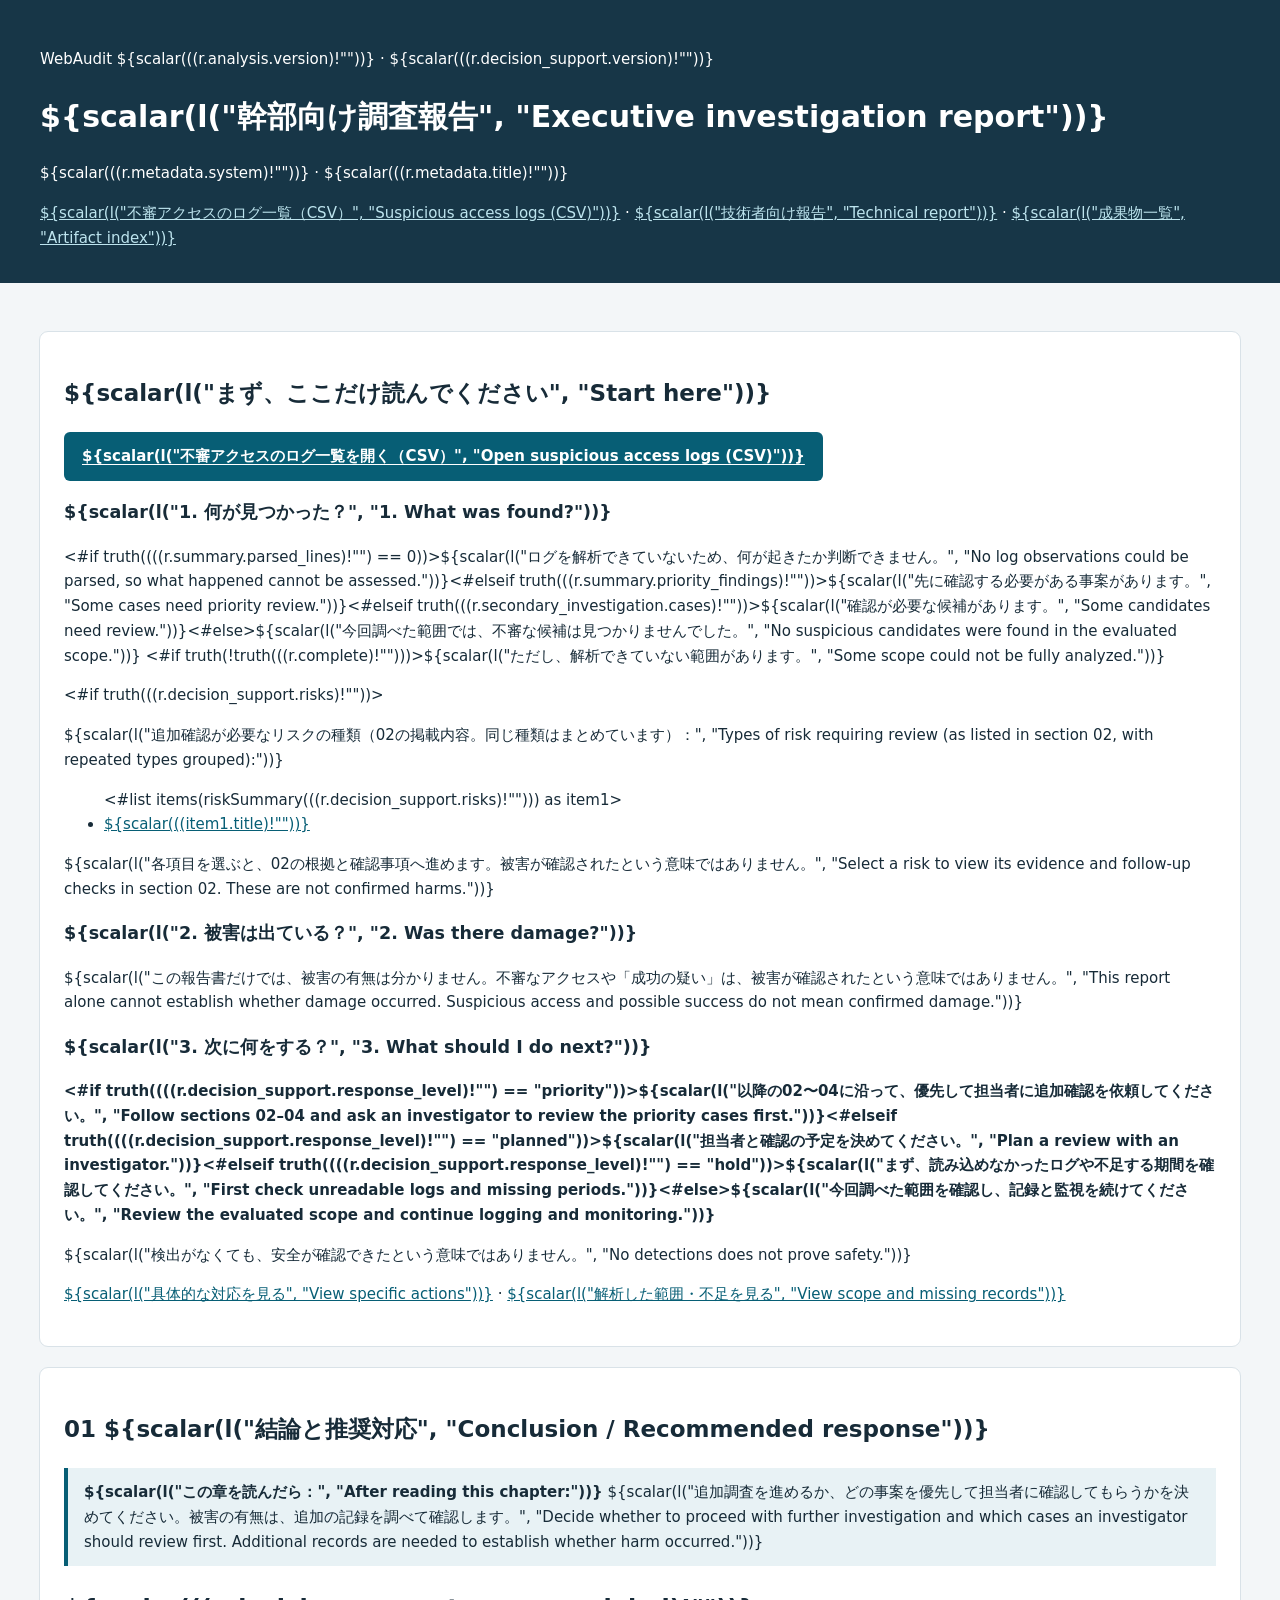
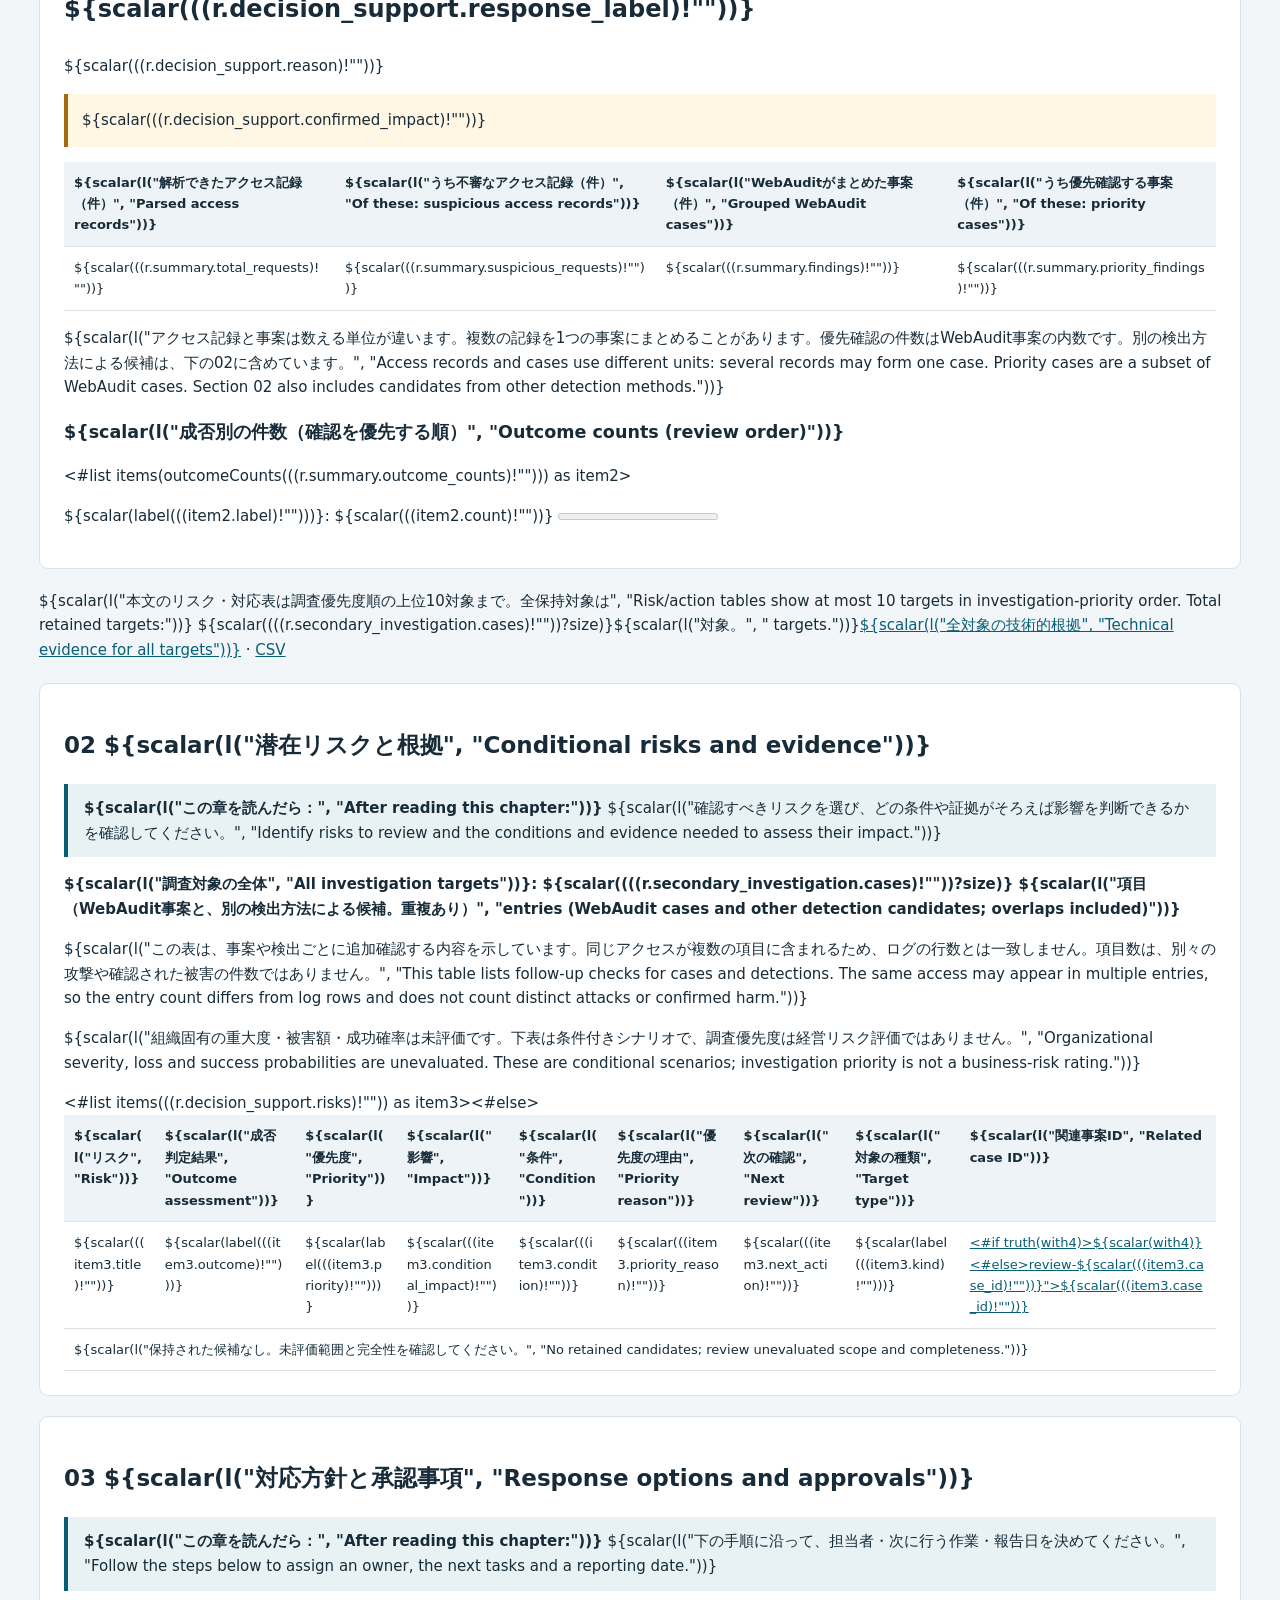
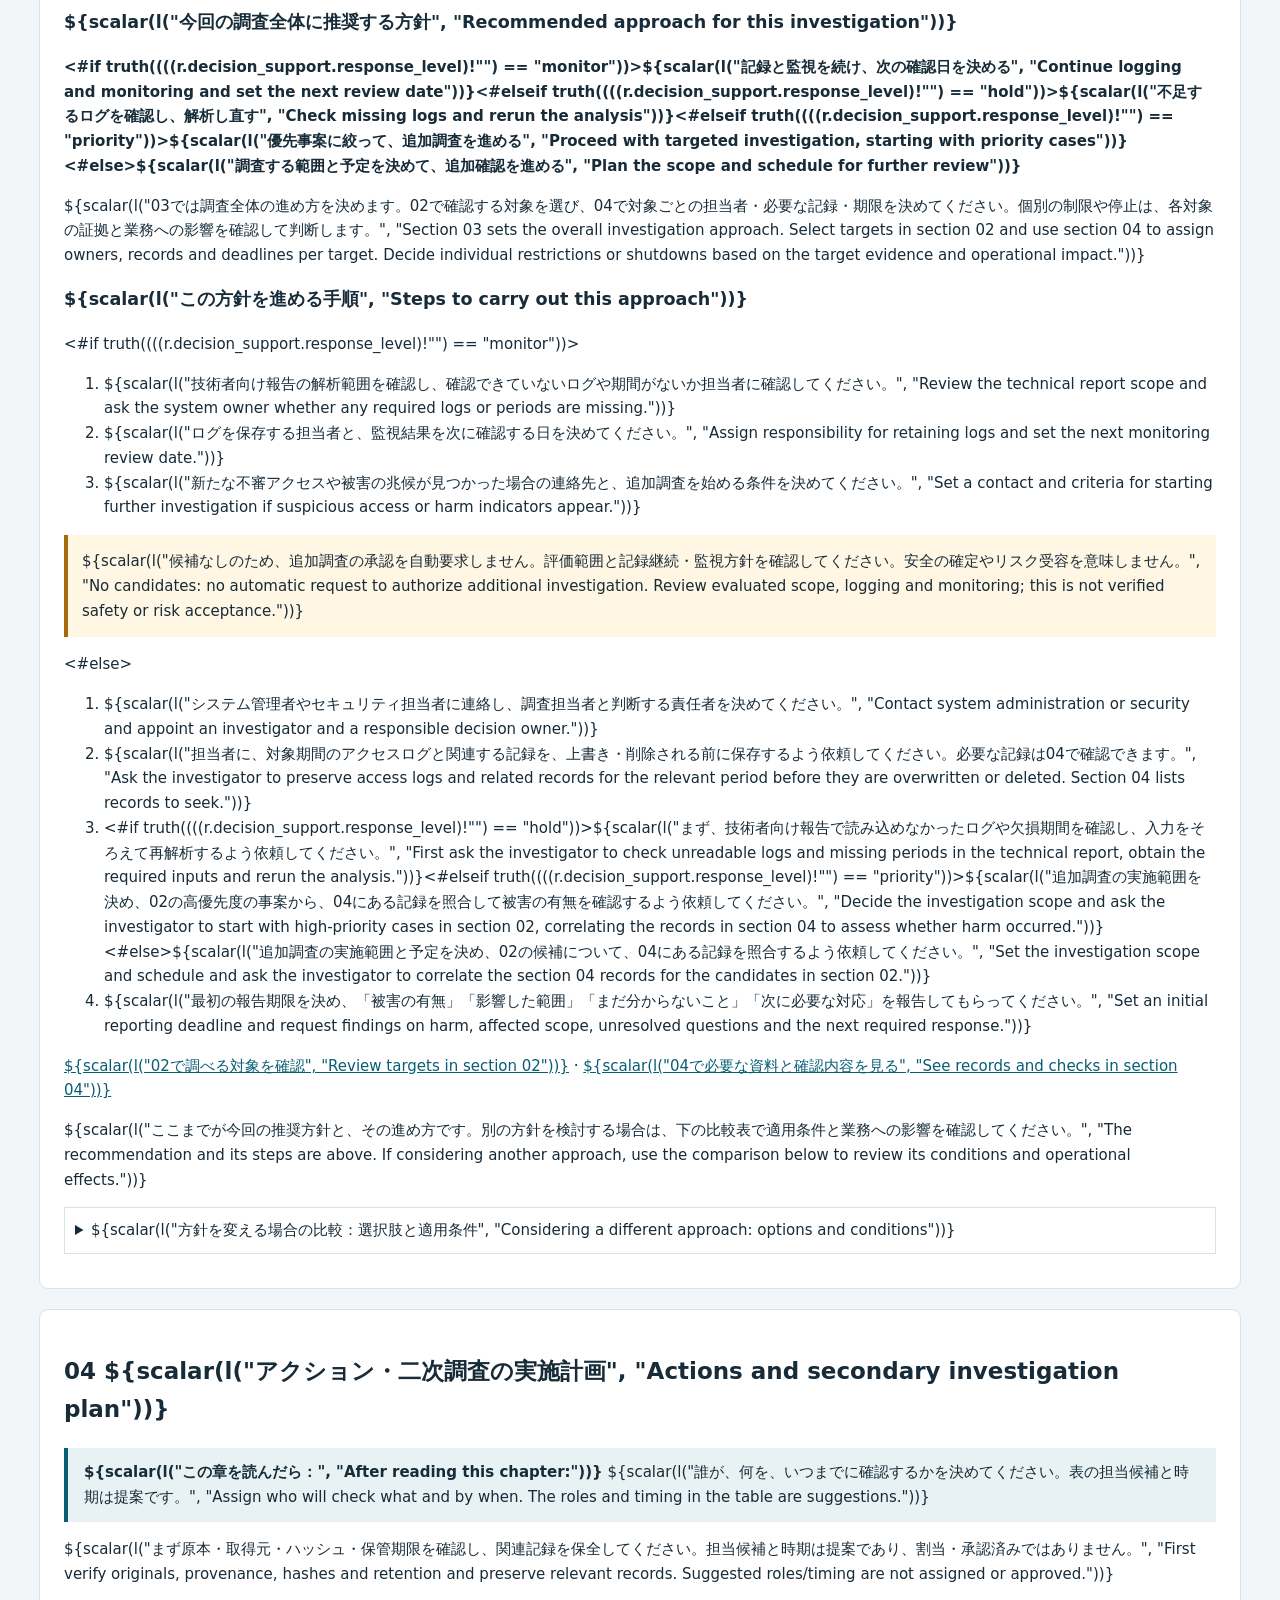
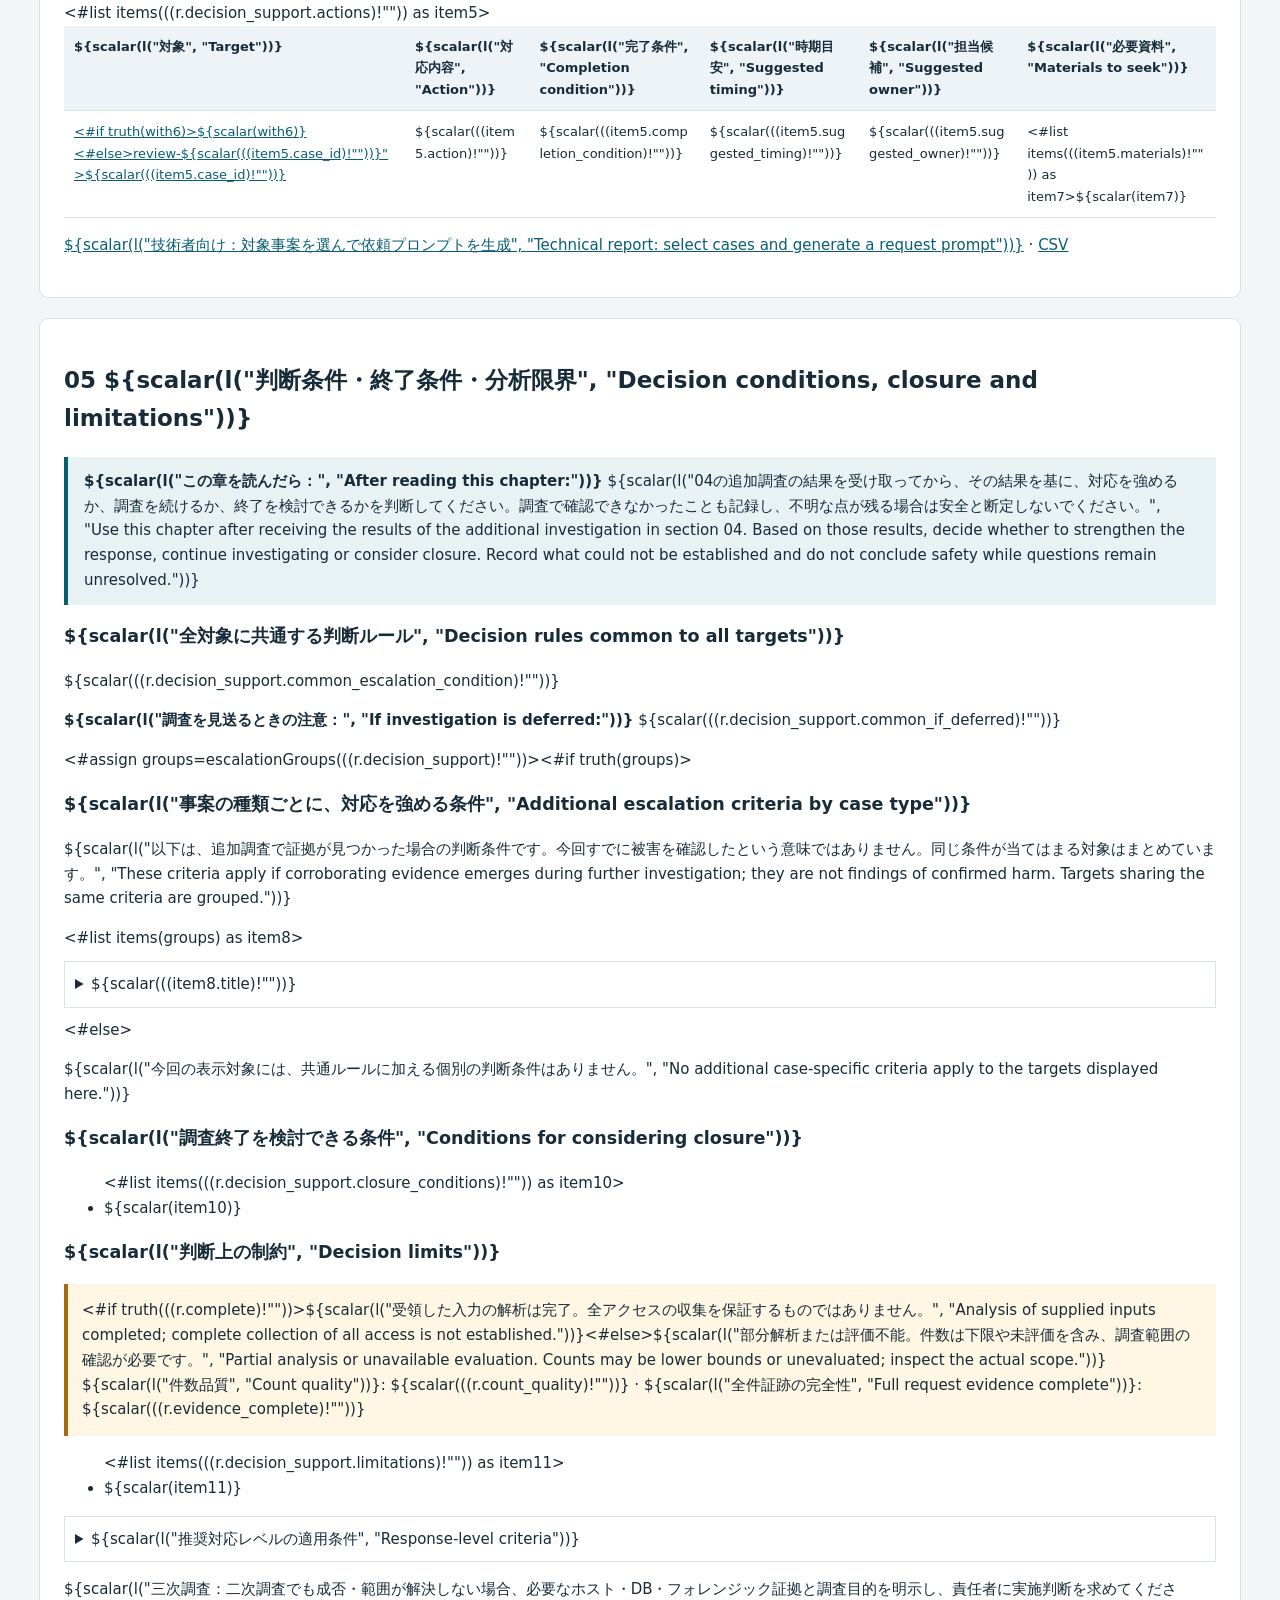
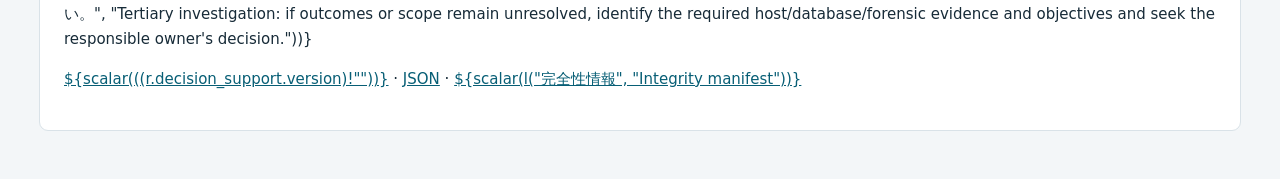
<file: examples/investigation-en/templates/executive-summary.html>
<!doctype html><html lang="${scalar(((r.metadata.language)!""))}"><head><meta charset="utf-8"><meta name="viewport" content="width=device-width,initial-scale=1"><meta http-equiv="Content-Security-Policy" content="default-src 'none'; style-src 'self'; base-uri 'none'; form-action 'none'"><title>${scalar(l("幹部向け調査報告", "Executive investigation report"))}</title><link rel="stylesheet" href="report.css"></head><body><header><p>WebAudit ${scalar(((r.analysis.version)!""))} · ${scalar(((r.decision_support.version)!""))}</p><h1>${scalar(l("幹部向け調査報告", "Executive investigation report"))}</h1><p>${scalar(((r.metadata.system)!""))} · ${scalar(((r.metadata.title)!""))}</p><nav><a href="suspicious-requests.csv">${scalar(l("不審アクセスのログ一覧（CSV）", "Suspicious access logs (CSV)"))}</a> · <a href="technical-report.html">${scalar(l("技術者向け報告", "Technical report"))}</a> · <a href="index.html">${scalar(l("成果物一覧", "Artifact index"))}</a></nav></header><main>
<section aria-labelledby="quick-read"><h2 id="quick-read">${scalar(l("まず、ここだけ読んでください", "Start here"))}</h2>
<p><a class="download-link" href="suspicious-requests.csv">${scalar(l("不審アクセスのログ一覧を開く（CSV）", "Open suspicious access logs (CSV)"))}</a></p>
<h3>${scalar(l("1. 何が見つかった？", "1. What was found?"))}</h3>
<p><#if truth((((r.summary.parsed_lines)!"") == 0))>${scalar(l("ログを解析できていないため、何が起きたか判断できません。", "No log observations could be parsed, so what happened cannot be assessed."))}<#elseif truth(((r.summary.priority_findings)!""))>${scalar(l("先に確認する必要がある事案があります。", "Some cases need priority review."))}<#elseif truth(((r.secondary_investigation.cases)!""))>${scalar(l("確認が必要な候補があります。", "Some candidates need review."))}<#else>${scalar(l("今回調べた範囲では、不審な候補は見つかりませんでした。", "No suspicious candidates were found in the evaluated scope."))}</#if> <#if truth(!truth(((r.complete)!"")))>${scalar(l("ただし、解析できていない範囲があります。", "Some scope could not be fully analyzed."))}</#if></p>
<#if truth(((r.decision_support.risks)!""))><p>${scalar(l("追加確認が必要なリスクの種類（02の掲載内容。同じ種類はまとめています）：", "Types of risk requiring review (as listed in section 02, with repeated types grouped):"))}</p><ul id="quick-risk-list"><#list items(riskSummary(((r.decision_support.risks)!""))) as item1><li><a href="#${scalar(((item1.id)!""))}">${scalar(((item1.title)!""))}</a></li></#list></ul><p>${scalar(l("各項目を選ぶと、02の根拠と確認事項へ進めます。被害が確認されたという意味ではありません。", "Select a risk to view its evidence and follow-up checks in section 02. These are not confirmed harms."))}</p></#if>
<h3>${scalar(l("2. 被害は出ている？", "2. Was there damage?"))}</h3><p>${scalar(l("この報告書だけでは、被害の有無は分かりません。不審なアクセスや「成功の疑い」は、被害が確認されたという意味ではありません。", "This report alone cannot establish whether damage occurred. Suspicious access and possible success do not mean confirmed damage."))}</p>
<h3>${scalar(l("3. 次に何をする？", "3. What should I do next?"))}</h3>
<p><strong><#if truth((((r.decision_support.response_level)!"") == "priority"))>${scalar(l("以降の02〜04に沿って、優先して担当者に追加確認を依頼してください。", "Follow sections 02–04 and ask an investigator to review the priority cases first."))}<#elseif truth((((r.decision_support.response_level)!"") == "planned"))>${scalar(l("担当者と確認の予定を決めてください。", "Plan a review with an investigator."))}<#elseif truth((((r.decision_support.response_level)!"") == "hold"))>${scalar(l("まず、読み込めなかったログや不足する期間を確認してください。", "First check unreadable logs and missing periods."))}<#else>${scalar(l("今回調べた範囲を確認し、記録と監視を続けてください。", "Review the evaluated scope and continue logging and monitoring."))}</#if></strong></p>
<p>${scalar(l("検出がなくても、安全が確認できたという意味ではありません。", "No detections does not prove safety."))}</p><p><a href="#next-actions">${scalar(l("具体的な対応を見る", "View specific actions"))}</a> · <a href="technical-report.html#chapter-2">${scalar(l("解析した範囲・不足を見る", "View scope and missing records"))}</a></p></section>
<section><h2>01 ${scalar(l("結論と推奨対応", "Conclusion / Recommended response"))}</h2><p class="chapter-purpose"><strong>${scalar(l("この章を読んだら：", "After reading this chapter:"))}</strong> ${scalar(l("追加調査を進めるか、どの事案を優先して担当者に確認してもらうかを決めてください。被害の有無は、追加の記録を調べて確認します。", "Decide whether to proceed with further investigation and which cases an investigator should review first. Additional records are needed to establish whether harm occurred."))}</p><p class="level">${scalar(((r.decision_support.response_label)!""))}</p><p>${scalar(((r.decision_support.reason)!""))}</p><p class="notice">${scalar(((r.decision_support.confirmed_impact)!""))}</p><table><tr><th>${scalar(l("解析できたアクセス記録（件）", "Parsed access records"))}</th><th>${scalar(l("うち不審なアクセス記録（件）", "Of these: suspicious access records"))}</th><th>${scalar(l("WebAuditがまとめた事案（件）", "Grouped WebAudit cases"))}</th><th>${scalar(l("うち優先確認する事案（件）", "Of these: priority cases"))}</th></tr><tr><td>${scalar(((r.summary.total_requests)!""))}</td><td>${scalar(((r.summary.suspicious_requests)!""))}</td><td>${scalar(((r.summary.findings)!""))}</td><td>${scalar(((r.summary.priority_findings)!""))}</td></tr></table><p>${scalar(l("アクセス記録と事案は数える単位が違います。複数の記録を1つの事案にまとめることがあります。優先確認の件数はWebAudit事案の内数です。別の検出方法による候補は、下の02に含めています。", "Access records and cases use different units: several records may form one case. Priority cases are a subset of WebAudit cases. Section 02 also includes candidates from other detection methods."))}</p><h3>${scalar(l("成否別の件数（確認を優先する順）", "Outcome counts (review order)"))}</h3><div class="charts"><#list items(outcomeCounts(((r.summary.outcome_counts)!""))) as item2><p>${scalar(label(((item2.label)!"")))}: ${scalar(((item2.count)!""))} <meter min="0" max="<#if truth(((r.summary.findings)!""))>${scalar(((r.summary.findings)!""))}<#else>1</#if>" value="${scalar(((item2.count)!""))}">${scalar(((item2.count)!""))}</meter></p></#list></div></section>
<p>${scalar(l("本文のリスク・対応表は調査優先度順の上位10対象まで。全保持対象は", "Risk/action tables show at most 10 targets in investigation-priority order. Total retained targets:"))} ${scalar((((r.secondary_investigation.cases)!""))?size)}${scalar(l("対象。", " targets."))}<a href="technical-report.html#audience-evidence">${scalar(l("全対象の技術的根拠", "Technical evidence for all targets"))}</a> · <a href="risk-register.csv">CSV</a></p><section id="risk-overview"><h2>02 ${scalar(l("潜在リスクと根拠", "Conditional risks and evidence"))}</h2><p class="chapter-purpose"><strong>${scalar(l("この章を読んだら：", "After reading this chapter:"))}</strong> ${scalar(l("確認すべきリスクを選び、どの条件や証拠がそろえば影響を判断できるかを確認してください。", "Identify risks to review and the conditions and evidence needed to assess their impact."))}</p><p><strong>${scalar(l("調査対象の全体", "All investigation targets"))}: ${scalar((((r.secondary_investigation.cases)!""))?size)} ${scalar(l("項目（WebAudit事案と、別の検出方法による候補。重複あり）", "entries (WebAudit cases and other detection candidates; overlaps included)"))}</strong></p><p>${scalar(l("この表は、事案や検出ごとに追加確認する内容を示しています。同じアクセスが複数の項目に含まれるため、ログの行数とは一致しません。項目数は、別々の攻撃や確認された被害の件数ではありません。", "This table lists follow-up checks for cases and detections. The same access may appear in multiple entries, so the entry count differs from log rows and does not count distinct attacks or confirmed harm."))}</p><p>${scalar(l("組織固有の重大度・被害額・成功確率は未評価です。下表は条件付きシナリオで、調査優先度は経営リスク評価ではありません。", "Organizational severity, loss and success probabilities are unevaluated. These are conditional scenarios; investigation priority is not a business-risk rating."))}</p><div class="table"><table><tr><th>${scalar(l("リスク", "Risk"))}</th><th>${scalar(l("成否判定結果", "Outcome assessment"))}</th><th>${scalar(l("優先度", "Priority"))}</th><th>${scalar(l("影響", "Impact"))}</th><th>${scalar(l("条件", "Condition"))}</th><th>${scalar(l("優先度の理由", "Priority reason"))}</th><th>${scalar(l("次の確認", "Next review"))}</th><th>${scalar(l("対象の種類", "Target type"))}</th><th>${scalar(l("関連事案ID", "Related case ID"))}</th></tr><#list items(((r.decision_support.risks)!"")) as item3><tr id="${scalar(((item3.id)!""))}"><td>${scalar(((item3.title)!""))}</td><td>${scalar(label(((item3.outcome)!"")))}</td><td>${scalar(label(((item3.priority)!"")))}</td><td>${scalar(((item3.conditional_impact)!""))}</td><td>${scalar(((item3.condition)!""))}</td><td>${scalar(((item3.priority_reason)!""))}</td><td>${scalar(((item3.next_action)!""))}</td><td>${scalar(label(((item3.kind)!"")))}</td><td><a href="technical-report.html#<#assign with4=caseDetailsAnchor(((item3.case_id)!""))><#if truth(with4)>${scalar(with4)}<#else>review-${scalar(((item3.case_id)!""))}</#if>">${scalar(((item3.case_id)!""))}</a></td></tr><#else><tr><td colspan="9">${scalar(l("保持された候補なし。未評価範囲と完全性を確認してください。", "No retained candidates; review unevaluated scope and completeness."))}</td></tr></#list></table></div></section>
<section><h2>03 ${scalar(l("対応方針と承認事項", "Response options and approvals"))}</h2><p class="chapter-purpose"><strong>${scalar(l("この章を読んだら：", "After reading this chapter:"))}</strong> ${scalar(l("下の手順に沿って、担当者・次に行う作業・報告日を決めてください。", "Follow the steps below to assign an owner, the next tasks and a reporting date."))}</p><h3>${scalar(l("今回の調査全体に推奨する方針", "Recommended approach for this investigation"))}</h3>
<p><strong><#if truth((((r.decision_support.response_level)!"") == "monitor"))>${scalar(l("記録と監視を続け、次の確認日を決める", "Continue logging and monitoring and set the next review date"))}<#elseif truth((((r.decision_support.response_level)!"") == "hold"))>${scalar(l("不足するログを確認し、解析し直す", "Check missing logs and rerun the analysis"))}<#elseif truth((((r.decision_support.response_level)!"") == "priority"))>${scalar(l("優先事案に絞って、追加調査を進める", "Proceed with targeted investigation, starting with priority cases"))}<#else>${scalar(l("調査する範囲と予定を決めて、追加確認を進める", "Plan the scope and schedule for further review"))}</#if></strong></p>
<p>${scalar(l("03では調査全体の進め方を決めます。02で確認する対象を選び、04で対象ごとの担当者・必要な記録・期限を決めてください。個別の制限や停止は、各対象の証拠と業務への影響を確認して判断します。", "Section 03 sets the overall investigation approach. Select targets in section 02 and use section 04 to assign owners, records and deadlines per target. Decide individual restrictions or shutdowns based on the target evidence and operational impact."))}</p>
<h3>${scalar(l("この方針を進める手順", "Steps to carry out this approach"))}</h3>
<#if truth((((r.decision_support.response_level)!"") == "monitor"))>
<ol><li>${scalar(l("技術者向け報告の解析範囲を確認し、確認できていないログや期間がないか担当者に確認してください。", "Review the technical report scope and ask the system owner whether any required logs or periods are missing."))}</li><li>${scalar(l("ログを保存する担当者と、監視結果を次に確認する日を決めてください。", "Assign responsibility for retaining logs and set the next monitoring review date."))}</li><li>${scalar(l("新たな不審アクセスや被害の兆候が見つかった場合の連絡先と、追加調査を始める条件を決めてください。", "Set a contact and criteria for starting further investigation if suspicious access or harm indicators appear."))}</li></ol>
<p class="notice">${scalar(l("候補なしのため、追加調査の承認を自動要求しません。評価範囲と記録継続・監視方針を確認してください。安全の確定やリスク受容を意味しません。", "No candidates: no automatic request to authorize additional investigation. Review evaluated scope, logging and monitoring; this is not verified safety or risk acceptance."))}</p>
<#else>
<ol><li>${scalar(l("システム管理者やセキュリティ担当者に連絡し、調査担当者と判断する責任者を決めてください。", "Contact system administration or security and appoint an investigator and a responsible decision owner."))}</li>
<li>${scalar(l("担当者に、対象期間のアクセスログと関連する記録を、上書き・削除される前に保存するよう依頼してください。必要な記録は04で確認できます。", "Ask the investigator to preserve access logs and related records for the relevant period before they are overwritten or deleted. Section 04 lists records to seek."))}</li>
<li><#if truth((((r.decision_support.response_level)!"") == "hold"))>${scalar(l("まず、技術者向け報告で読み込めなかったログや欠損期間を確認し、入力をそろえて再解析するよう依頼してください。", "First ask the investigator to check unreadable logs and missing periods in the technical report, obtain the required inputs and rerun the analysis."))}<#elseif truth((((r.decision_support.response_level)!"") == "priority"))>${scalar(l("追加調査の実施範囲を決め、02の高優先度の事案から、04にある記録を照合して被害の有無を確認するよう依頼してください。", "Decide the investigation scope and ask the investigator to start with high-priority cases in section 02, correlating the records in section 04 to assess whether harm occurred."))}<#else>${scalar(l("追加調査の実施範囲と予定を決め、02の候補について、04にある記録を照合するよう依頼してください。", "Set the investigation scope and schedule and ask the investigator to correlate the section 04 records for the candidates in section 02."))}</#if></li>
<li>${scalar(l("最初の報告期限を決め、「被害の有無」「影響した範囲」「まだ分からないこと」「次に必要な対応」を報告してもらってください。", "Set an initial reporting deadline and request findings on harm, affected scope, unresolved questions and the next required response."))}</li></ol>
<p><a href="#risk-overview">${scalar(l("02で調べる対象を確認", "Review targets in section 02"))}</a> · <a href="#next-actions">${scalar(l("04で必要な資料と確認内容を見る", "See records and checks in section 04"))}</a></p>
</#if>
<p>${scalar(l("ここまでが今回の推奨方針と、その進め方です。別の方針を検討する場合は、下の比較表で適用条件と業務への影響を確認してください。", "The recommendation and its steps are above. If considering another approach, use the comparison below to review its conditions and operational effects."))}</p><details><summary>${scalar(l("方針を変える場合の比較：選択肢と適用条件", "Considering a different approach: options and conditions"))}</summary><table><tr><th>${scalar(l("方針", "Option"))}</th><th>${scalar(l("利点と懸念", "Benefit and tradeoff"))}</th><th>${scalar(l("適用条件", "When to consider"))}</th></tr><#if truth((((r.decision_support.response_level)!"") == "hold"))><tr><td>${scalar(l("入力の確認と再解析（今回の推奨）", "Input review and reanalysis (recommended here)"))}</td><td>${scalar(l("評価できない範囲を減らすため、ログの確認と再解析が必要。", "Requires log review and reanalysis to reduce unevaluated scope."))}</td><td>${scalar(l("読み込めないログや不足があり、全体の判断に必要な情報が足りない場合。", "Unreadable or missing logs leave insufficient information for an overall assessment."))}</td></tr></#if><tr><td>${scalar(l("対象を絞った追加調査", "Targeted investigation"))}</td><td>${scalar(l("業務変更を抑えて不確実性を減らす。担当者の工数と追加資料が必要。", "Reduces uncertainty with limited operational changes; needs investigator time and records."))}</td><td><#if truth((((r.decision_support.response_level)!"") == "monitor"))>${scalar(l("現在は追加調査対象なし。新たな根拠が得られた場合に検討。", "No current investigation targets; consider if new evidence emerges."))}<#else>${scalar(((r.decision_support.response_label)!""))}</#if></td></tr><tr><td>${scalar(l("監視継続", "Continue monitoring"))}</td><td>${scalar(l("業務影響は抑えられるが、既存の侵害を未確認のまま残す可能性。", "Limits operational disruption but may leave an existing compromise unresolved."))}</td><td>${scalar(l("優先候補がある場合、監視のみでの終了は非推奨。", "With priority candidates, monitoring alone is not a recommended closure."))}</td></tr><#if truth(((r.decision_support.risks)!""))><tr><td>${scalar(l("暫定制限・詳細調査", "Interim restrictions or detailed investigation"))}</td><td>${scalar(l("継続する被害を抑える可能性と、正規利用・工数への影響を比較。", "Balance possible containment against legitimate-use disruption and investigation effort."))}</td><td>${scalar(l("追加証拠と現在の状態、業務影響を責任者が確認して判断。全停止を自動推奨しない。", "An owner reviews additional evidence, current state and business effects; no automatic full shutdown recommendation."))}</td></tr></#if></table></details></section>
<section id="next-actions"><h2>04 ${scalar(l("アクション・二次調査の実施計画", "Actions and secondary investigation plan"))}</h2><p class="chapter-purpose"><strong>${scalar(l("この章を読んだら：", "After reading this chapter:"))}</strong> ${scalar(l("誰が、何を、いつまでに確認するかを決めてください。表の担当候補と時期は提案です。", "Assign who will check what and by when. The roles and timing in the table are suggestions."))}</p><p>${scalar(l("まず原本・取得元・ハッシュ・保管期限を確認し、関連記録を保全してください。担当候補と時期は提案であり、割当・承認済みではありません。", "First verify originals, provenance, hashes and retention and preserve relevant records. Suggested roles/timing are not assigned or approved."))}</p><div class="table"><table><tr><th>${scalar(l("対象", "Target"))}</th><th>${scalar(l("対応内容", "Action"))}</th><th>${scalar(l("完了条件", "Completion condition"))}</th><th>${scalar(l("時期目安", "Suggested timing"))}</th><th>${scalar(l("担当候補", "Suggested owner"))}</th><th>${scalar(l("必要資料", "Materials to seek"))}</th></tr><#list items(((r.decision_support.actions)!"")) as item5><tr><td><a href="technical-report.html#<#assign with6=caseDetailsAnchor(((item5.case_id)!""))><#if truth(with6)>${scalar(with6)}<#else>review-${scalar(((item5.case_id)!""))}</#if>">${scalar(((item5.case_id)!""))}</a></td><td>${scalar(((item5.action)!""))}</td><td>${scalar(((item5.completion_condition)!""))}</td><td>${scalar(((item5.suggested_timing)!""))}</td><td>${scalar(((item5.suggested_owner)!""))}</td><td><#list items(((item5.materials)!"")) as item7>${scalar(item7)}<br></#list></td></tr></#list></table></div><p><a href="technical-report.html#secondary-investigation">${scalar(l("技術者向け：対象事案を選んで依頼プロンプトを生成", "Technical report: select cases and generate a request prompt"))}</a> · <a href="action-plan.csv">CSV</a></p></section>
<section id="decision-conditions"><h2>05 ${scalar(l("判断条件・終了条件・分析限界", "Decision conditions, closure and limitations"))}</h2><p class="chapter-purpose"><strong>${scalar(l("この章を読んだら：", "After reading this chapter:"))}</strong> ${scalar(l("04の追加調査の結果を受け取ってから、その結果を基に、対応を強めるか、調査を続けるか、終了を検討できるかを判断してください。調査で確認できなかったことも記録し、不明な点が残る場合は安全と断定しないでください。", "Use this chapter after receiving the results of the additional investigation in section 04. Based on those results, decide whether to strengthen the response, continue investigating or consider closure. Record what could not be established and do not conclude safety while questions remain unresolved."))}</p><h3>${scalar(l("全対象に共通する判断ルール", "Decision rules common to all targets"))}</h3><p>${scalar(((r.decision_support.common_escalation_condition)!""))}</p>
<p><strong>${scalar(l("調査を見送るときの注意：", "If investigation is deferred:"))}</strong> ${scalar(((r.decision_support.common_if_deferred)!""))}</p>
<#assign groups=escalationGroups(((r.decision_support)!""))><#if truth(groups)><h3>${scalar(l("事案の種類ごとに、対応を強める条件", "Additional escalation criteria by case type"))}</h3><p>${scalar(l("以下は、追加調査で証拠が見つかった場合の判断条件です。今回すでに被害を確認したという意味ではありません。同じ条件が当てはまる対象はまとめています。", "These criteria apply if corroborating evidence emerges during further investigation; they are not findings of confirmed harm. Targets sharing the same criteria are grouped."))}</p>
<#list items(groups) as item8><details><summary>${scalar(((item8.title)!""))}</summary><p>${scalar(((item8.condition)!""))}</p><p>${scalar(l("対象：", "Targets:"))} <#list items(((item8.targets)!"")) as item9><a href="#${scalar(((item9.id)!""))}">${scalar(((item9.case_id)!""))}</a> </#list></p></details></#list><#else><p>${scalar(l("今回の表示対象には、共通ルールに加える個別の判断条件はありません。", "No additional case-specific criteria apply to the targets displayed here."))}</p></#if><h3>${scalar(l("調査終了を検討できる条件", "Conditions for considering closure"))}</h3><ul><#list items(((r.decision_support.closure_conditions)!"")) as item10><li>${scalar(item10)}</li></#list></ul><h3>${scalar(l("判断上の制約", "Decision limits"))}</h3><p class="notice"><#if truth(((r.complete)!""))>${scalar(l("受領した入力の解析は完了。全アクセスの収集を保証するものではありません。", "Analysis of supplied inputs completed; complete collection of all access is not established."))}<#else>${scalar(l("部分解析または評価不能。件数は下限や未評価を含み、調査範囲の確認が必要です。", "Partial analysis or unavailable evaluation. Counts may be lower bounds or unevaluated; inspect the actual scope."))}</#if> ${scalar(l("件数品質", "Count quality"))}: ${scalar(((r.count_quality)!""))} · ${scalar(l("全件証跡の完全性", "Full request evidence complete"))}: ${scalar(((r.evidence_complete)!""))}</p><ul><#list items(((r.decision_support.limitations)!"")) as item11><li>${scalar(item11)}</li></#list></ul><details><summary>${scalar(l("推奨対応レベルの適用条件", "Response-level criteria"))}</summary><table><#list items(((r.decision_support.response_rules)!"")) as item12><tr><th>${scalar(((item12.code)!""))}</th><td>${scalar(((item12.condition)!""))}</td></tr></#list></table></details><p>${scalar(l("三次調査：二次調査でも成否・範囲が解決しない場合、必要なホスト・DB・フォレンジック証拠と調査目的を明示し、責任者に実施判断を求めてください。", "Tertiary investigation: if outcomes or scope remain unresolved, identify the required host/database/forensic evidence and objectives and seek the responsible owner's decision."))}</p><p><a href="risk-rules.json">${scalar(((r.decision_support.version)!""))}</a> · <a href="report.json">JSON</a> · <a href="manifest.json">${scalar(l("完全性情報", "Integrity manifest"))}</a></p></section>
</main></body></html>
</file>
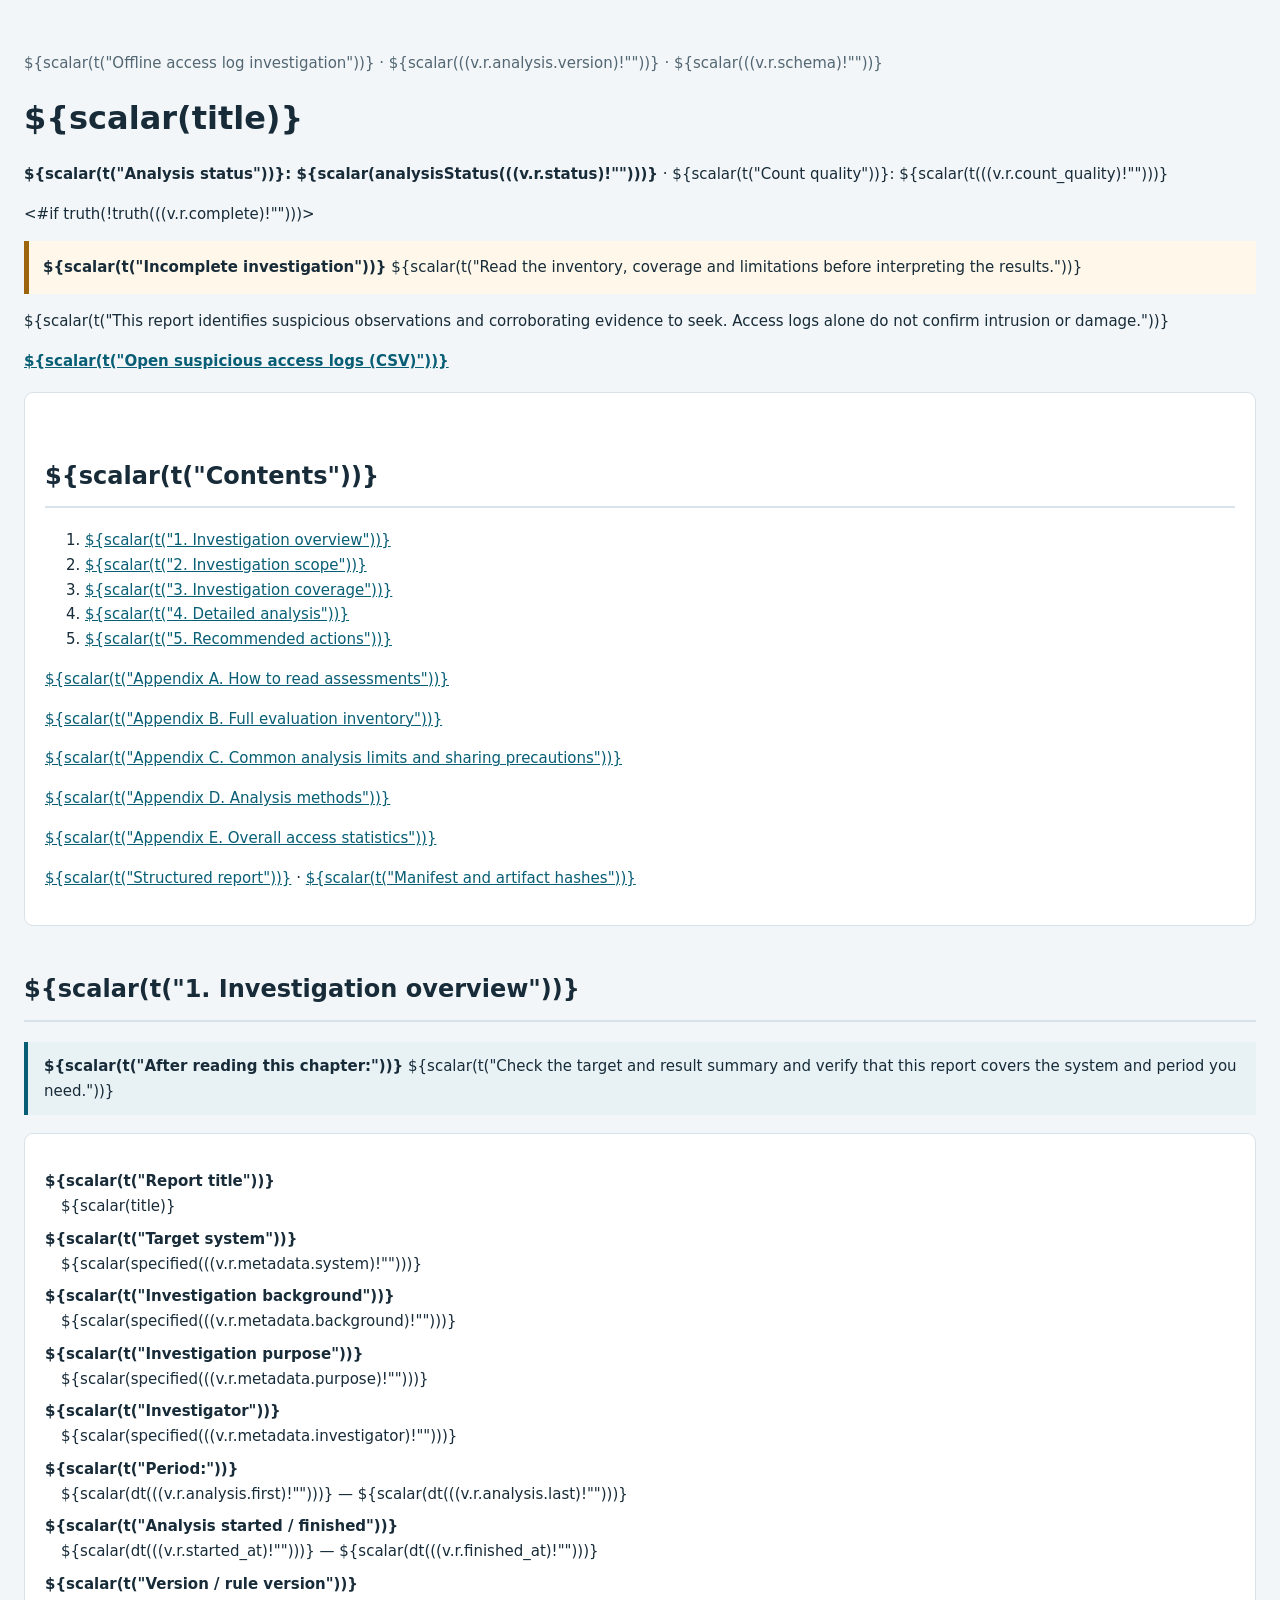
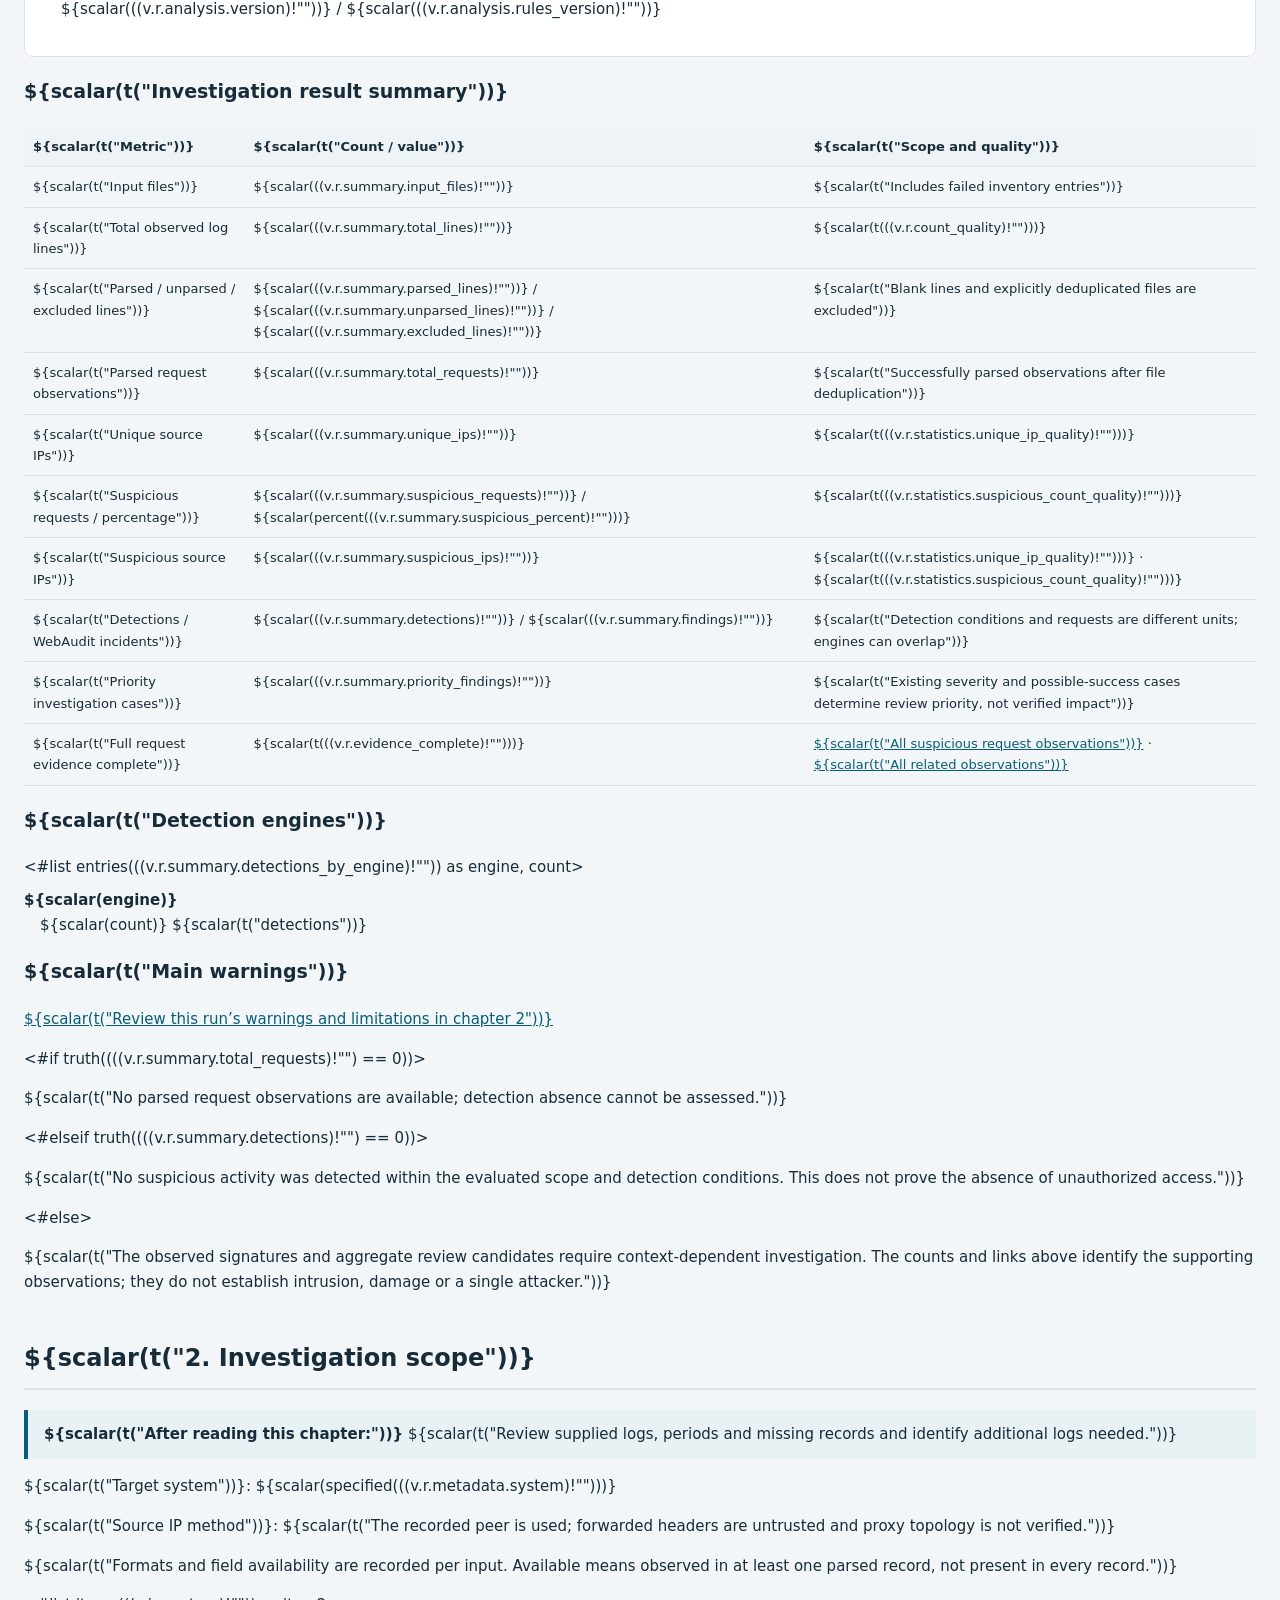
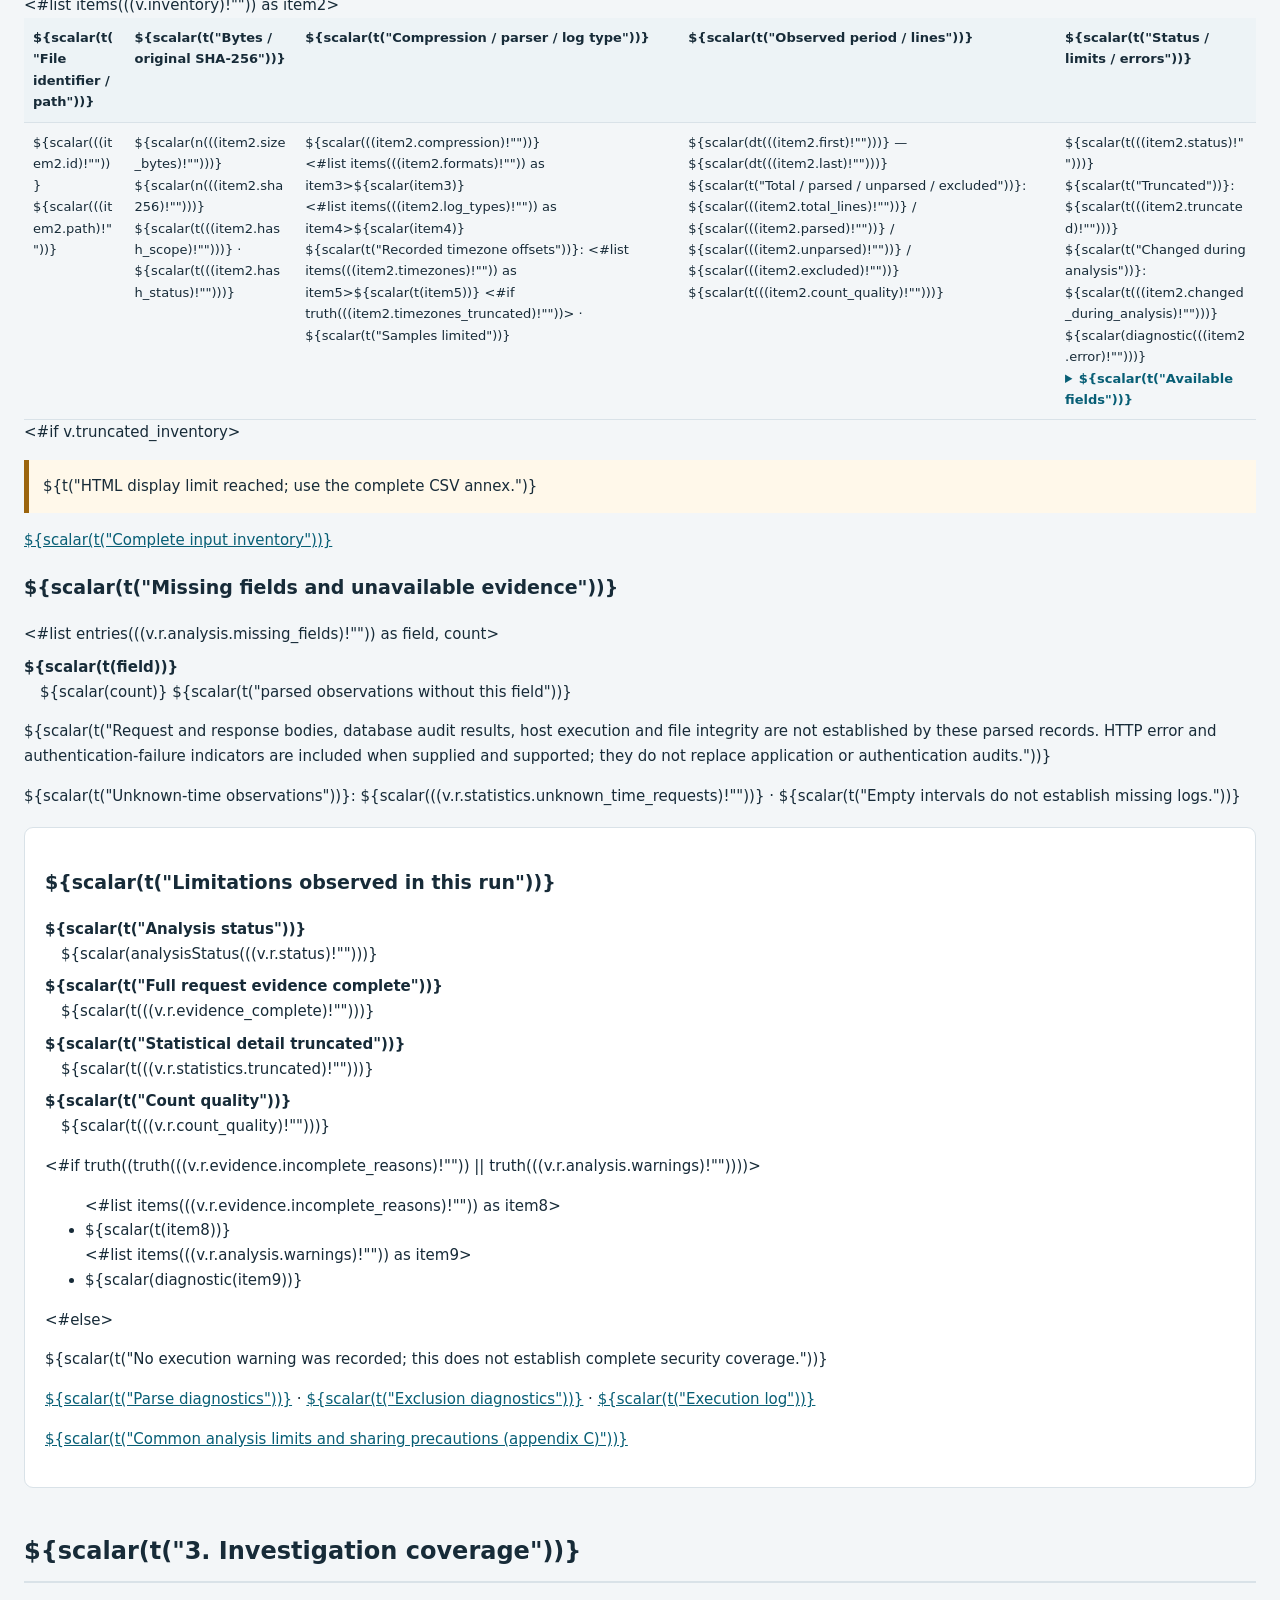
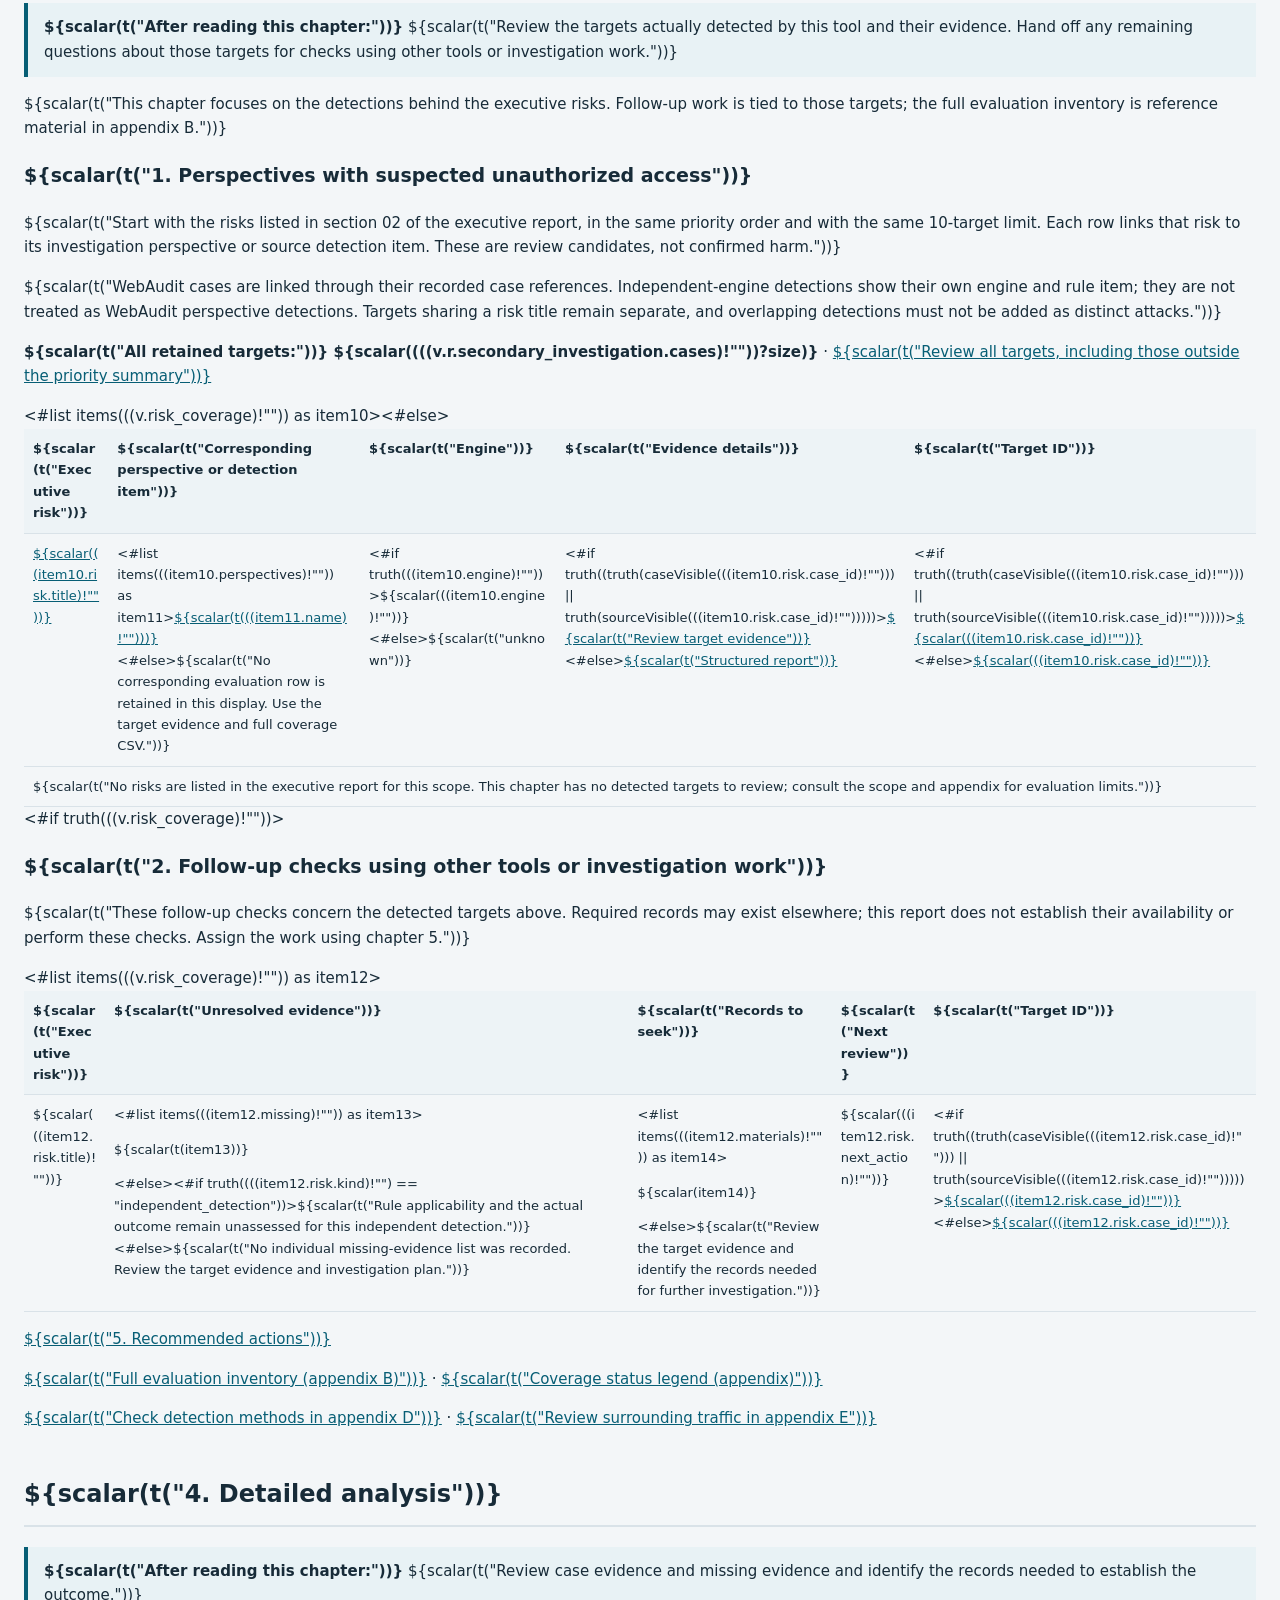
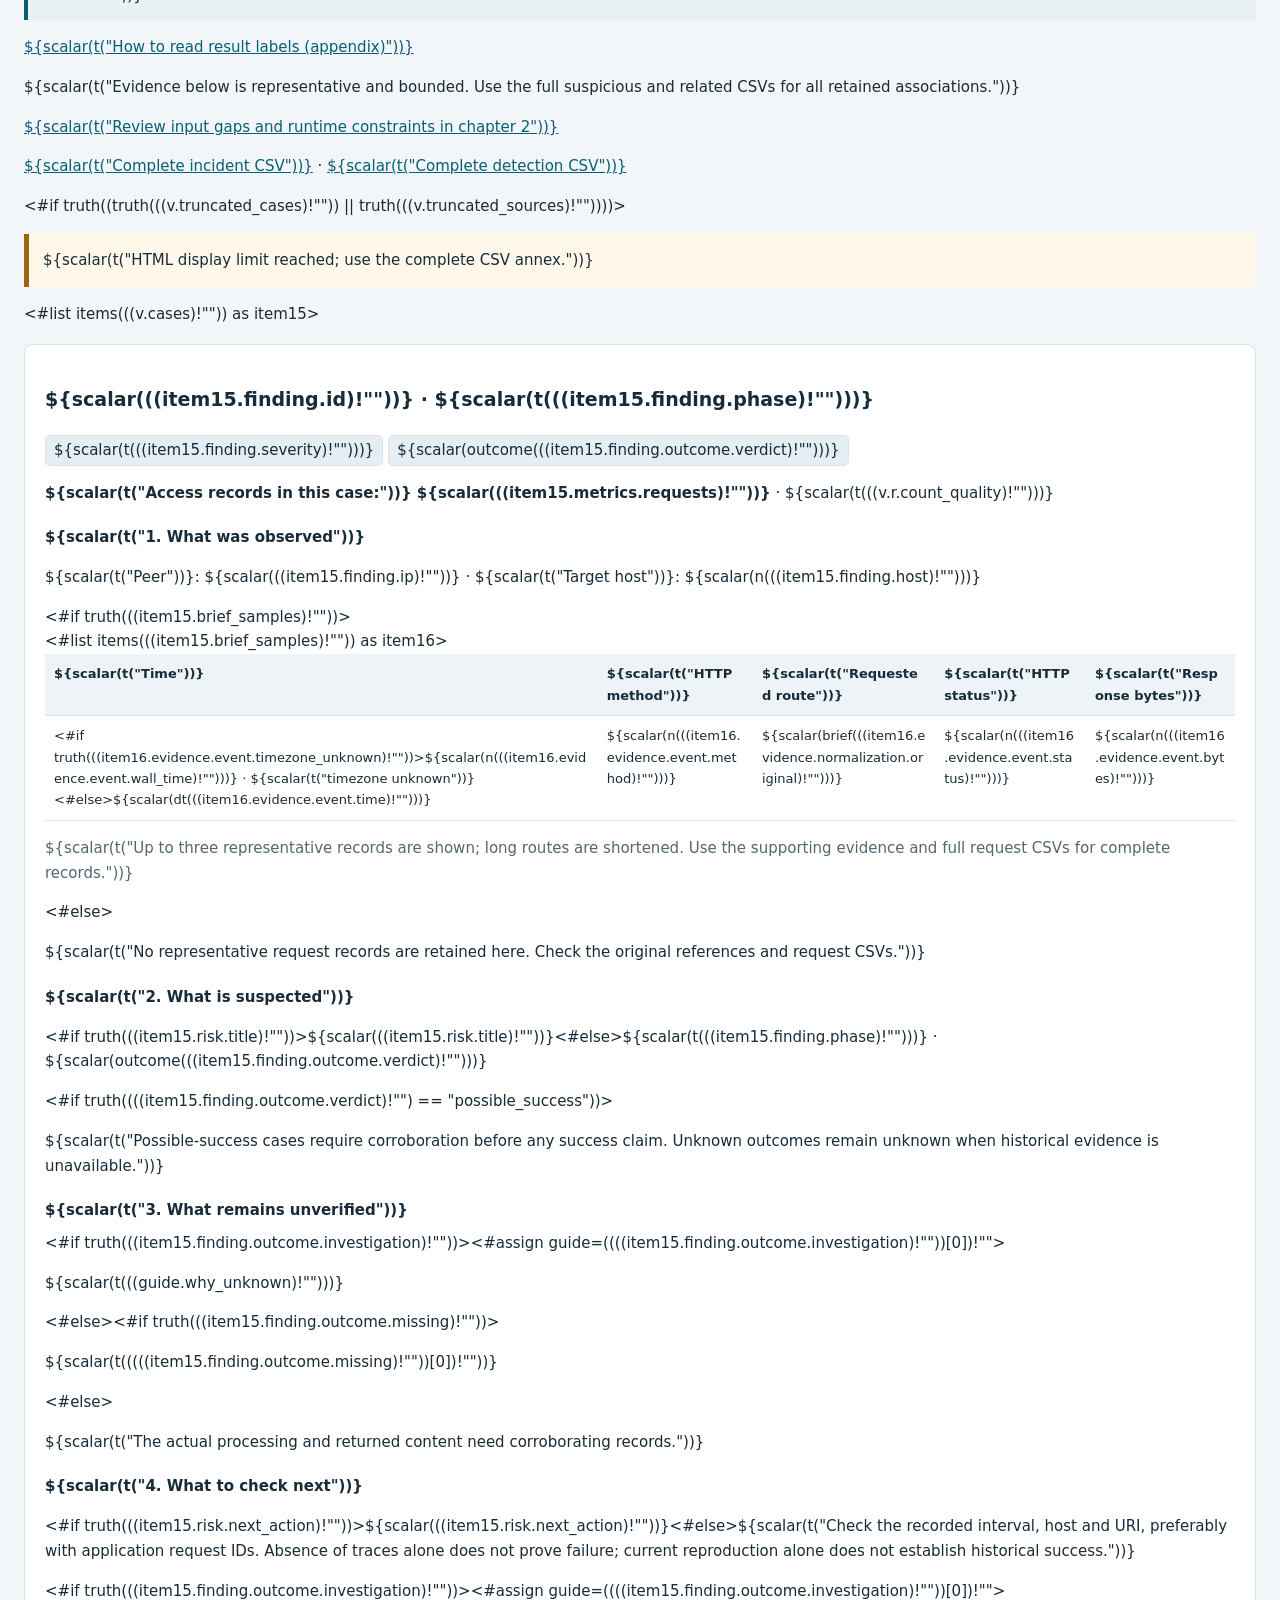
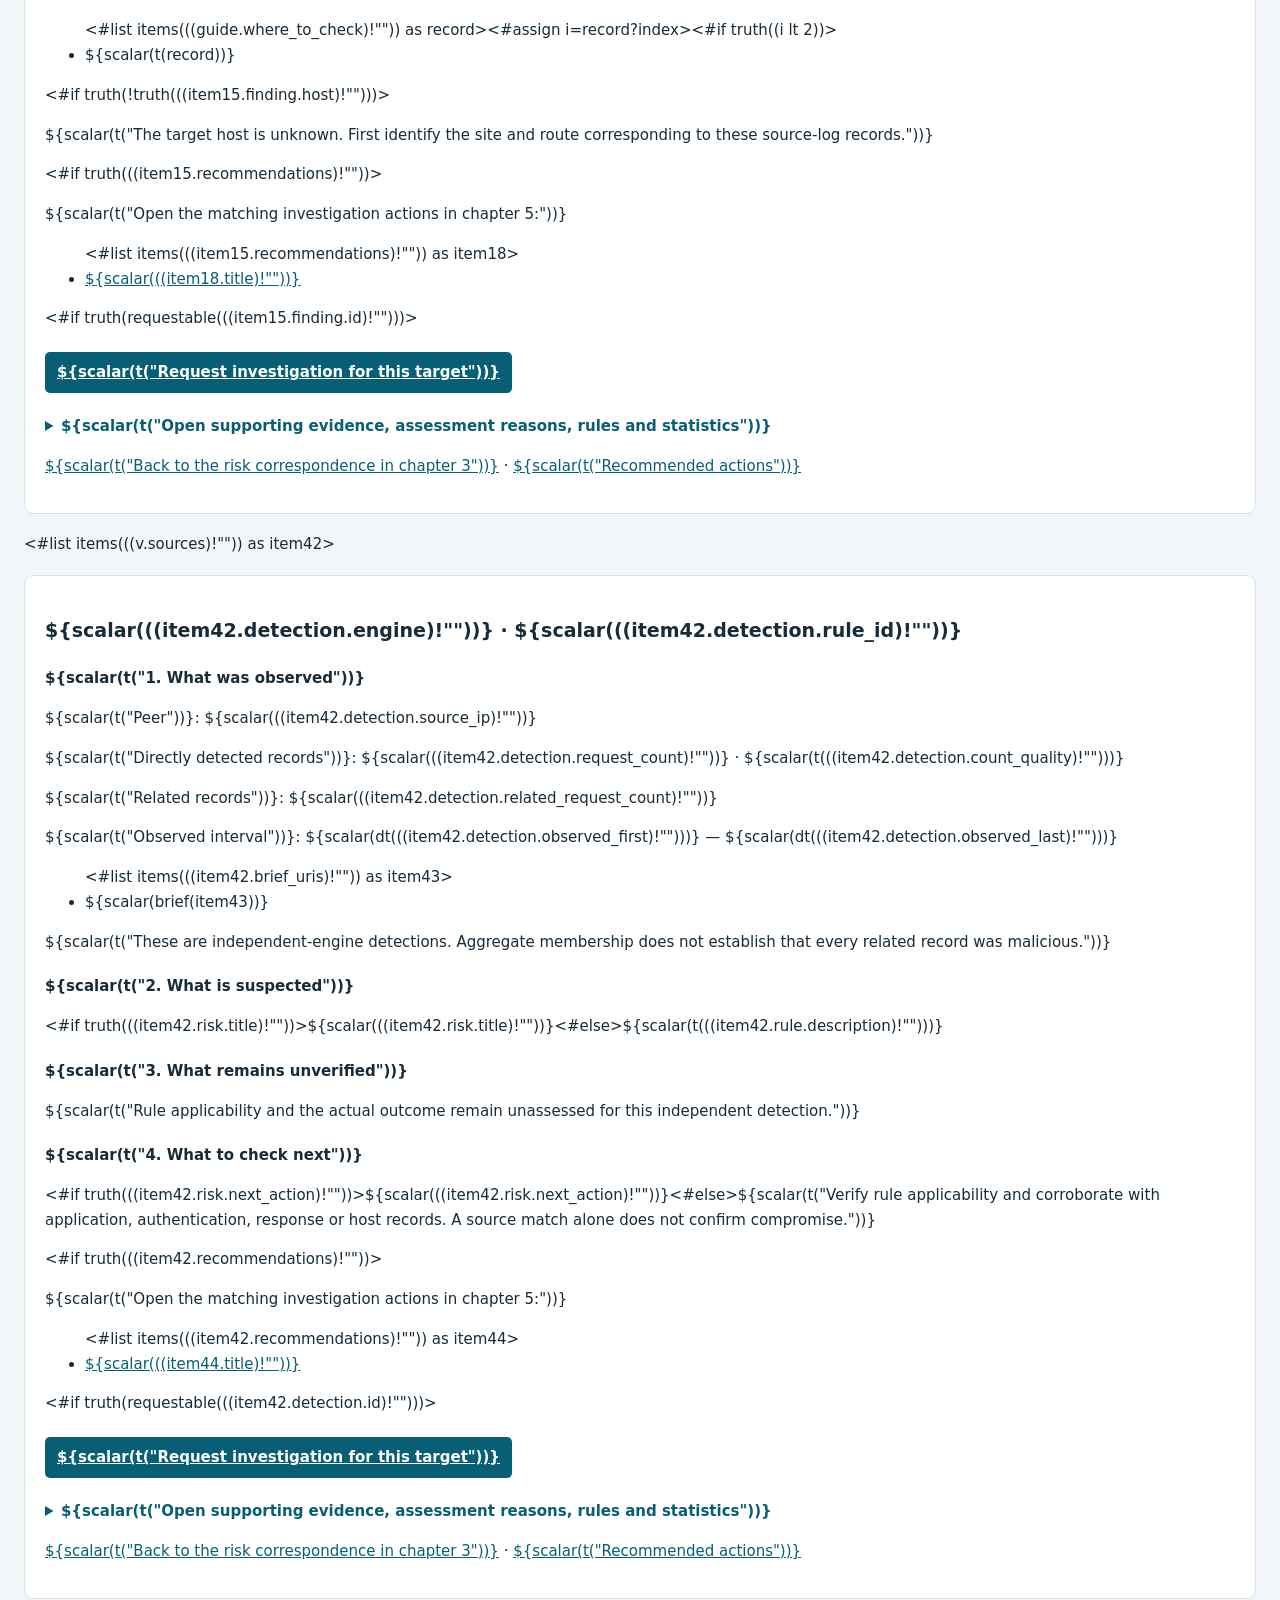
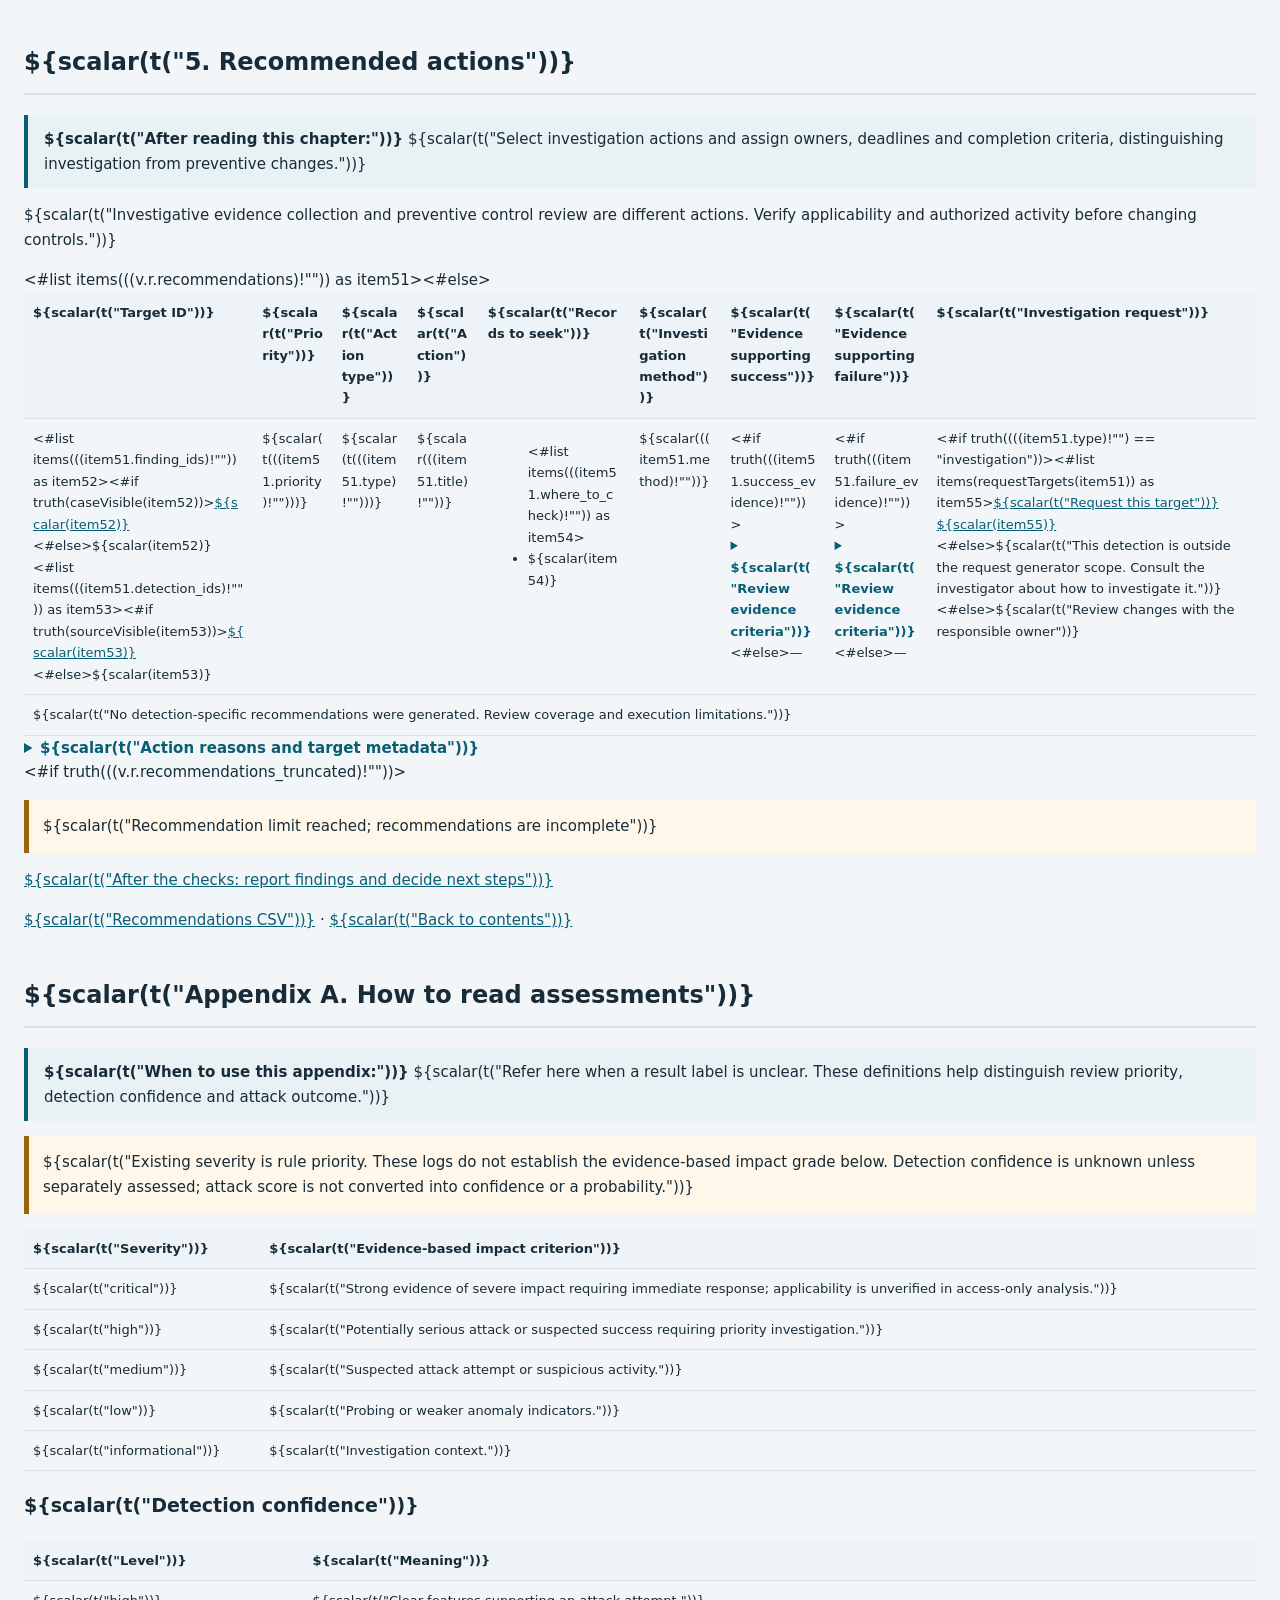
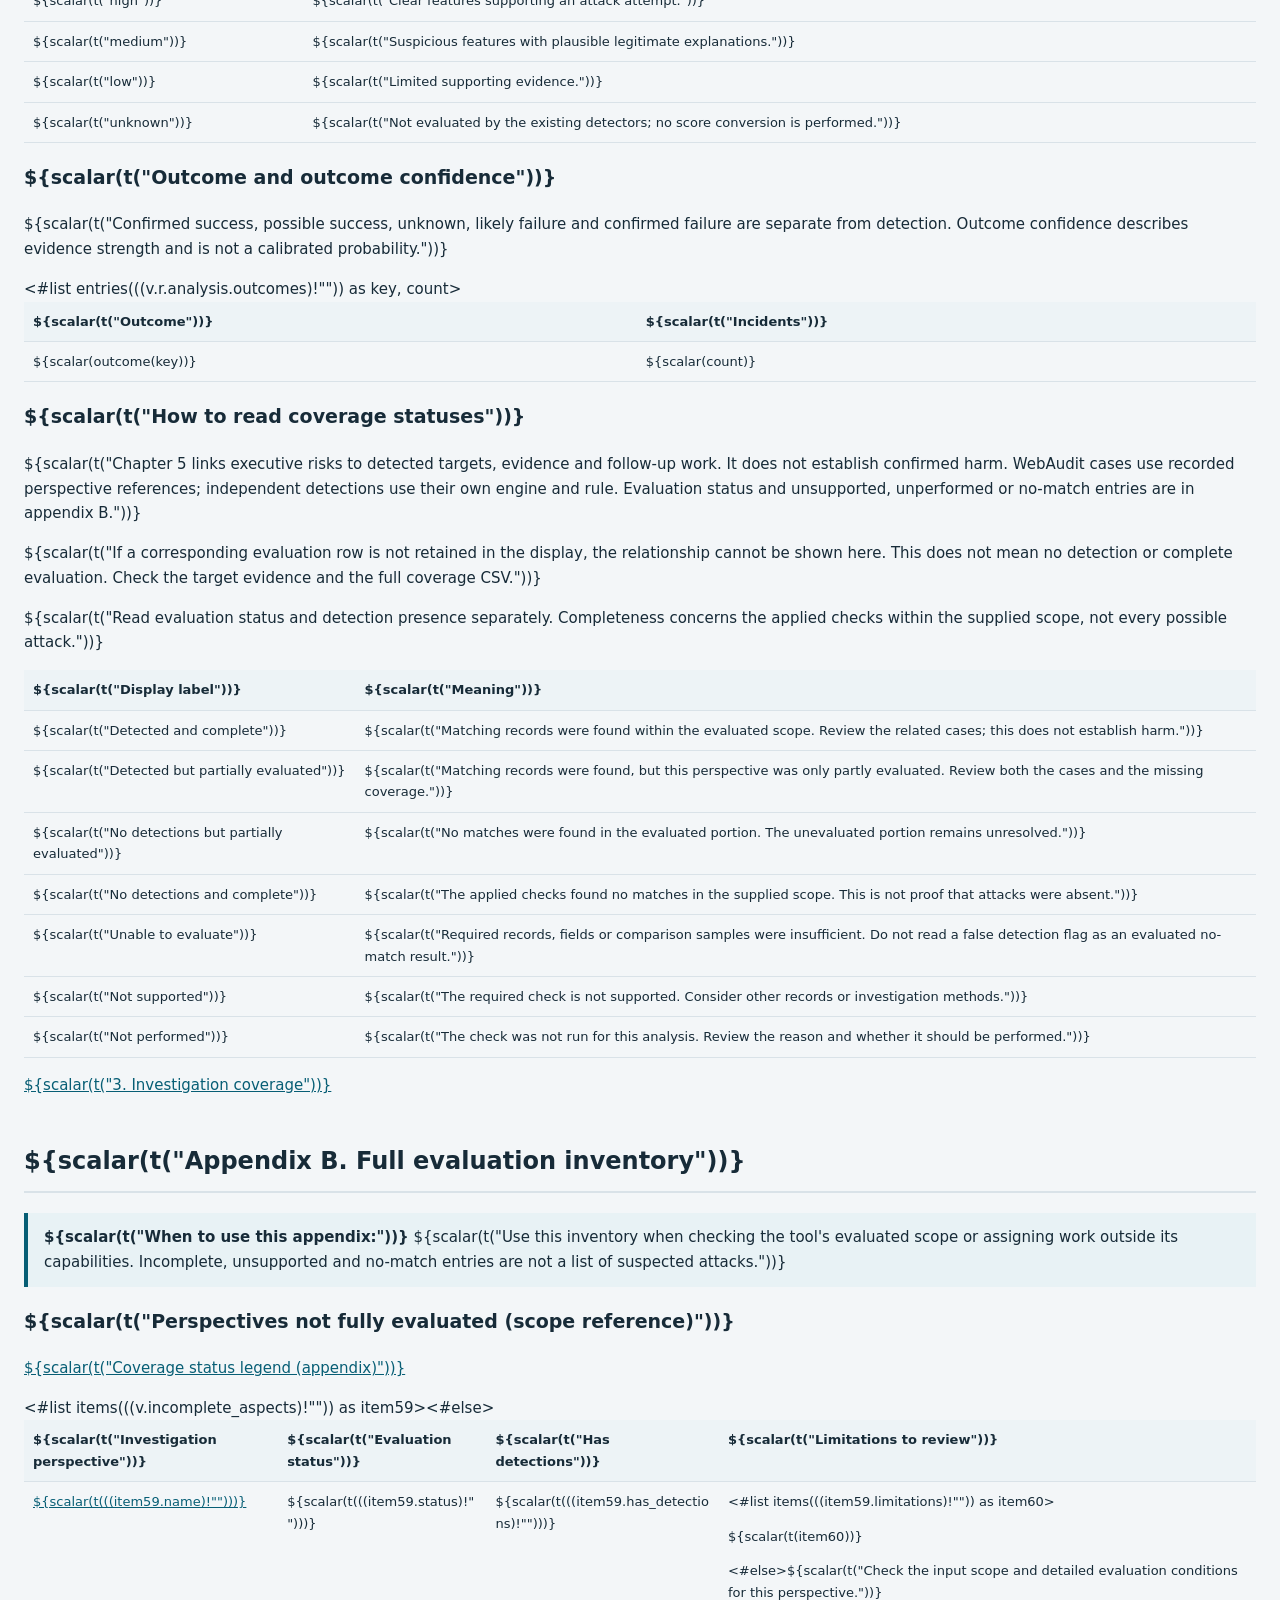
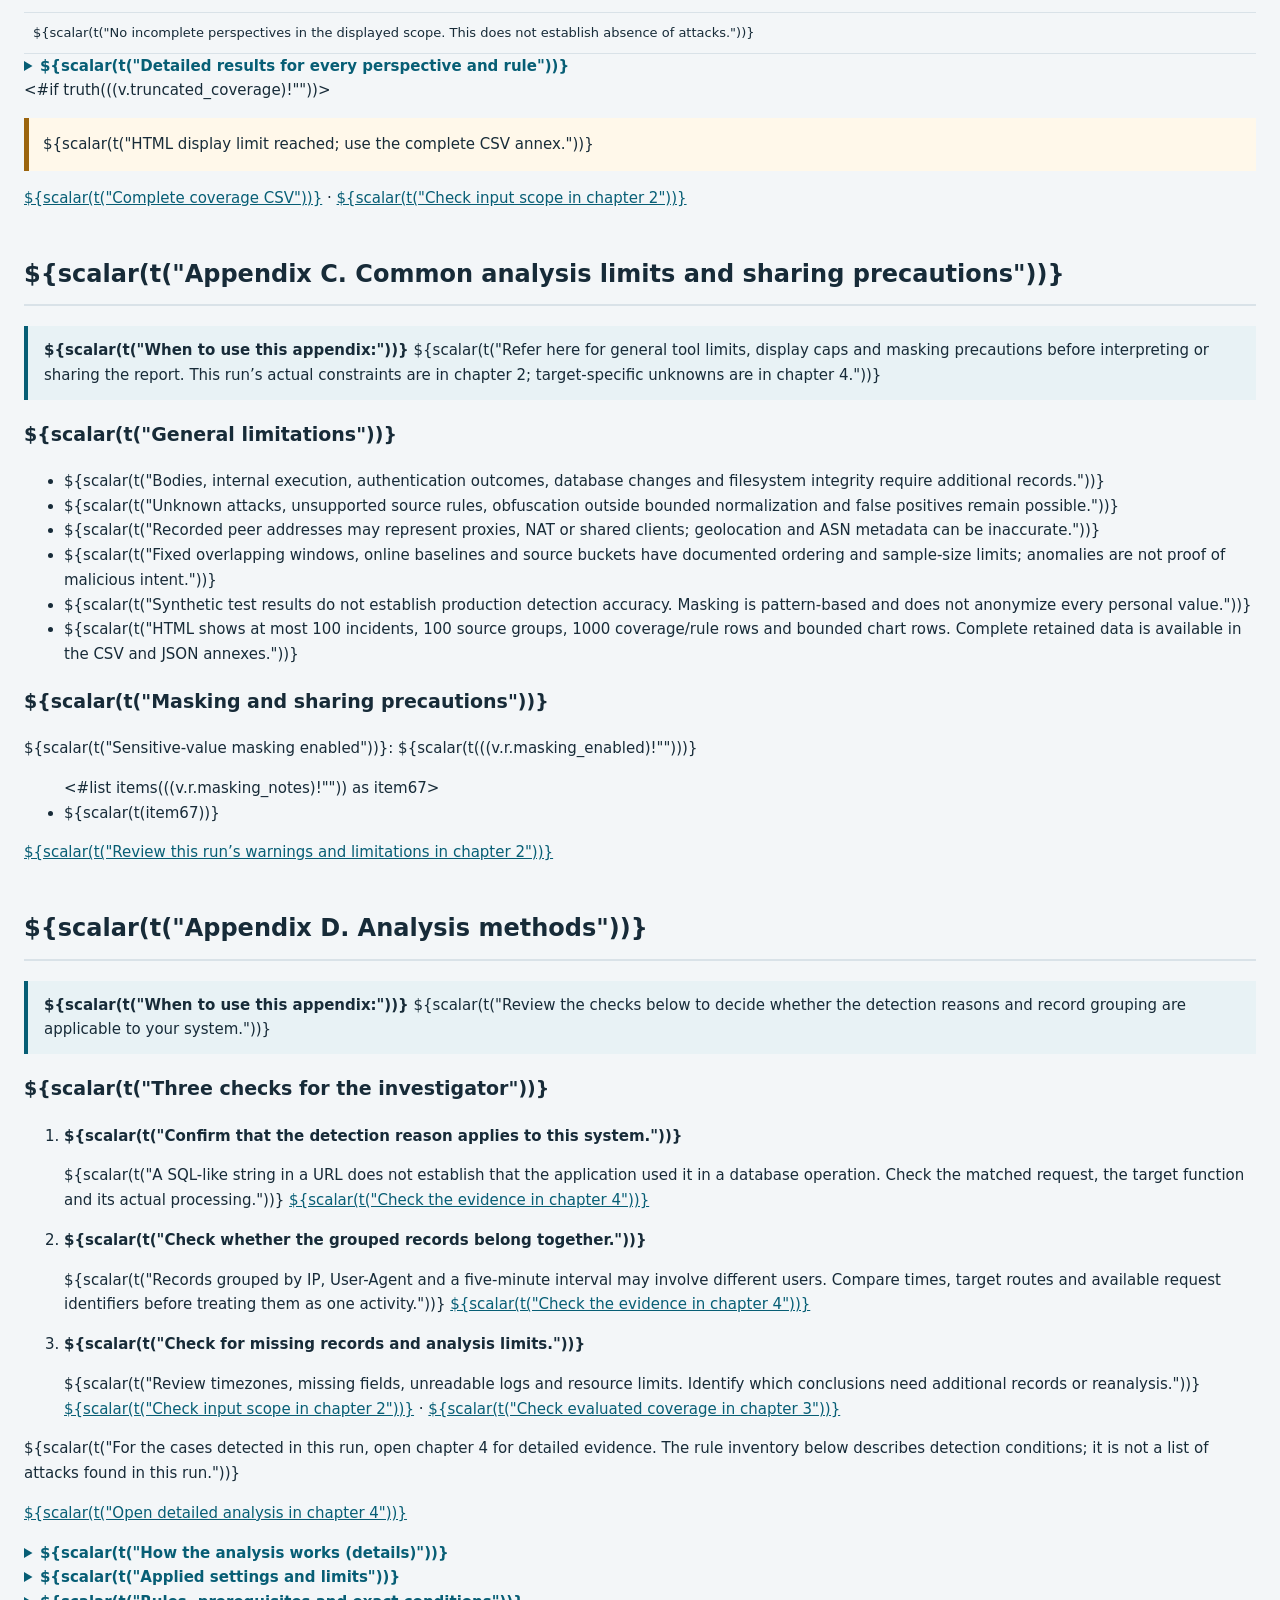
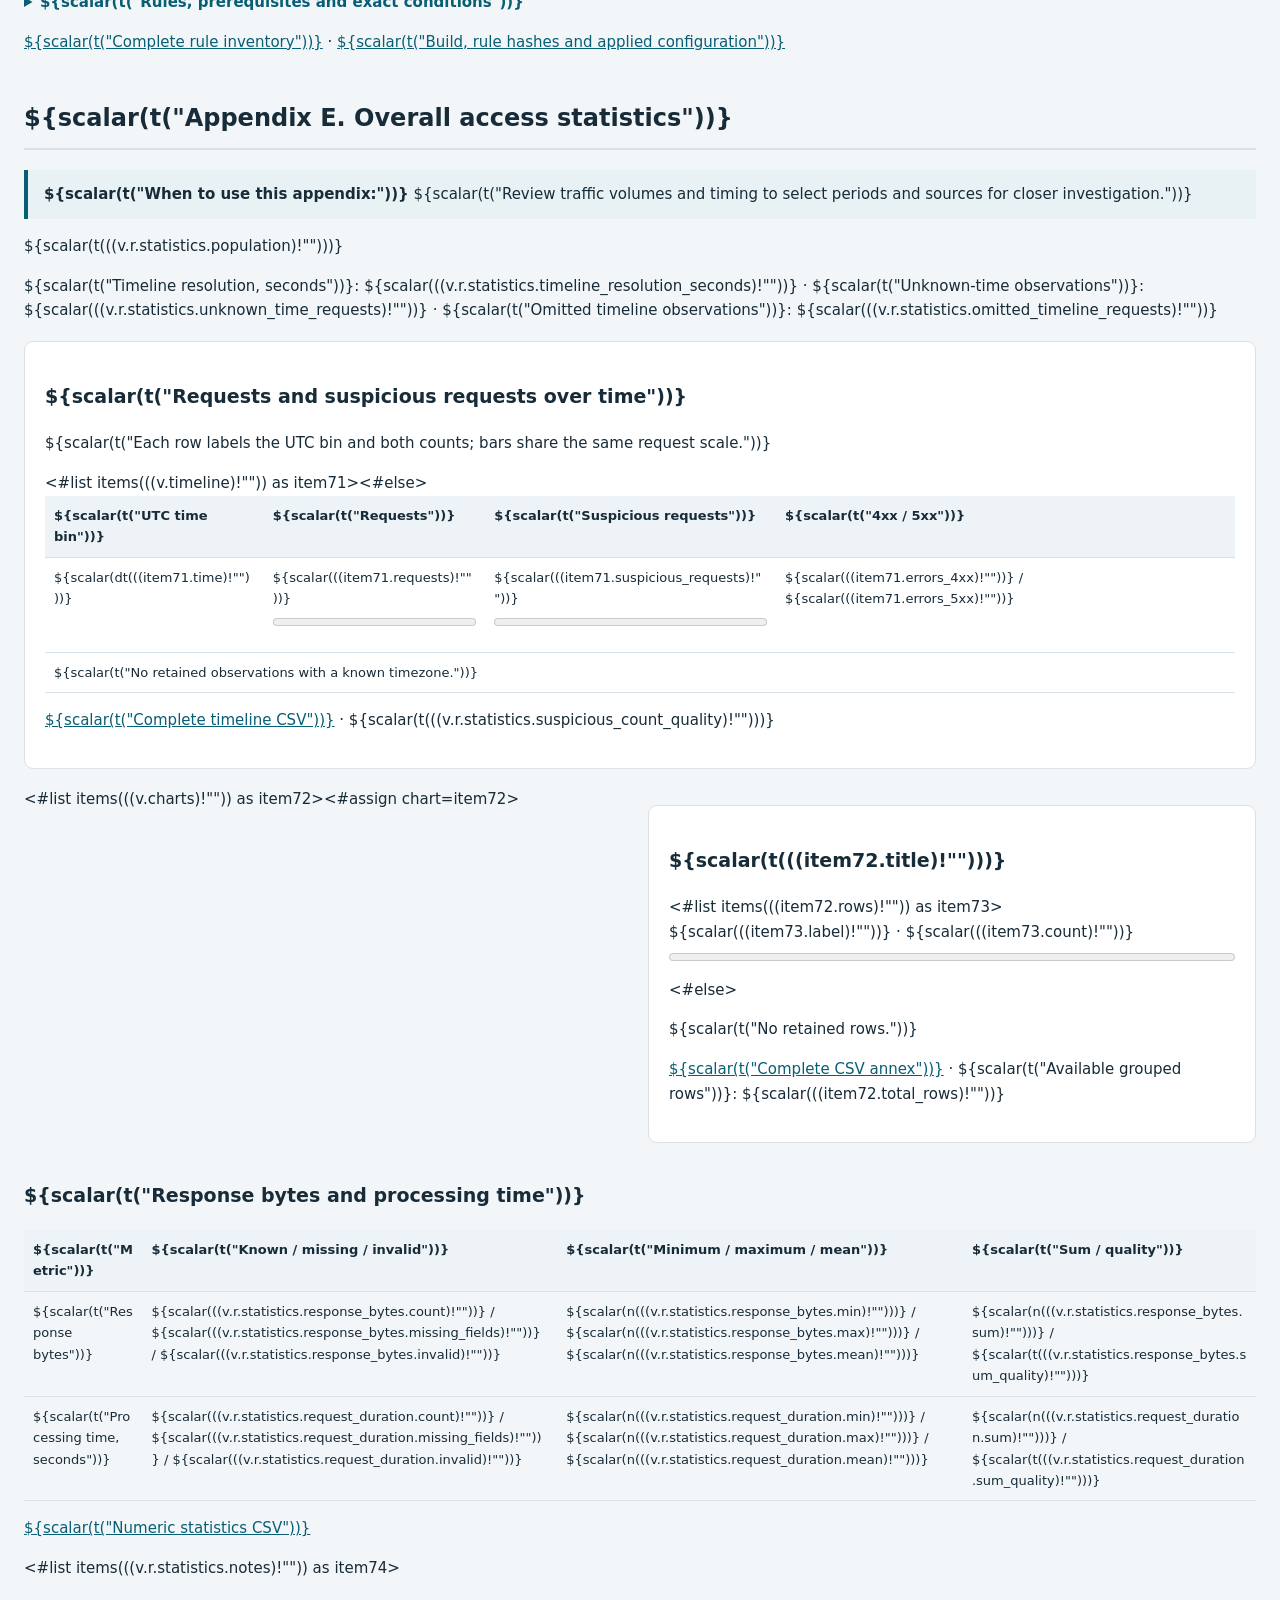
<file: examples/investigation-en/templates/technical-report.html>
<!doctype html>
<html lang="${scalar(lang)}"><head><meta charset="utf-8"><meta name="viewport" content="width=device-width,initial-scale=1"><meta http-equiv="Content-Security-Policy" content="default-src 'none'; style-src 'unsafe-inline'; base-uri 'none'; form-action 'none'"><title>${scalar(title)}</title>
<style>
:root{color-scheme:light;--ink:#172b38;--muted:#526773;--line:#d9e2e8;--accent:#075e75}*{box-sizing:border-box}body{font:15px/1.65 system-ui,sans-serif;margin:0;background:#f3f6f8;color:var(--ink)}main{max-width:1320px;margin:auto;padding:36px 24px}h1{font-size:32px;line-height:1.35}h2{margin-top:44px;font-size:24px;border-bottom:2px solid var(--line);padding-bottom:10px}h3{font-size:19px}h4{margin-bottom:8px}p,li,dd,td,th,code{overflow-wrap:anywhere}section.panel,article,nav,.chart{background:white;border:1px solid var(--line);border-radius:9px;padding:20px;margin:18px 0}a{color:var(--accent)}.table{overflow-x:auto}table{border-collapse:collapse;width:100%;font-size:13px}th,td{padding:9px;border-bottom:1px solid var(--line);vertical-align:top;text-align:left}th{background:#edf3f6}dt{font-weight:650;margin-top:8px}dd{margin-left:16px}pre{background:#edf3f6;white-space:pre-wrap;overflow-wrap:anywhere;padding:14px;font:13px/1.5 ui-monospace,monospace}summary{cursor:pointer;color:var(--accent);font-weight:600}.muted{color:var(--muted)}.warning{border-left:5px solid #9b640d;padding:14px;background:#fff8ea}.grid{display:grid;grid-template-columns:repeat(auto-fit,minmax(260px,1fr));gap:16px}.badge{display:inline-block;padding:2px 8px;background:#e4eef3;border:1px solid var(--line);border-radius:5px}meter{display:block;width:100%;height:17px;margin:4px 0 12px}.timeline{max-height:620px;overflow:auto}footer{margin:36px 0;color:var(--muted)}@media print{body{background:white;color:black;font-size:10pt}main{padding:0;max-width:none}nav,.no-print{display:none}h2{break-before:page}#chapter-1{break-before:auto}h2,h3,h4{break-after:avoid}article,section.panel,.chart{border-radius:0;padding:10px}.table,.timeline{overflow:visible;max-height:none}table{font-size:8pt;table-layout:fixed}th,td{padding:4px;word-break:break-word}tr{break-inside:avoid}pre{font-size:8pt}a{color:black}.grid{display:block}.chart{break-inside:avoid}meter{height:12px}}
.chapter-purpose{padding:12px 16px;background:#e8f2f5;border-left:4px solid var(--accent)}
.request-target{display:inline-block;padding:8px 12px;background:var(--accent);color:white;border-radius:5px;font-weight:600;margin:6px 0}
</style></head><body><main>
<header><p class="muted">${scalar(t("Offline access log investigation"))} · ${scalar(((v.r.analysis.version)!""))} · ${scalar(((v.r.schema)!""))}</p><h1>${scalar(title)}</h1><p><strong>${scalar(t("Analysis status"))}: ${scalar(analysisStatus(((v.r.status)!"")))}</strong> · ${scalar(t("Count quality"))}: ${scalar(t(((v.r.count_quality)!"")))}</p><#if truth(!truth(((v.r.complete)!"")))><p class="warning"><strong>${scalar(t("Incomplete investigation"))}</strong> ${scalar(t("Read the inventory, coverage and limitations before interpreting the results."))}</p></#if><p>${scalar(t("This report identifies suspicious observations and corroborating evidence to seek. Access logs alone do not confirm intrusion or damage."))}</p></header>
<p><strong><a href="suspicious-requests.csv">${scalar(t("Open suspicious access logs (CSV)"))}</a></strong></p>
<nav id="contents"><h2>${scalar(t("Contents"))}</h2><ol><li><a href="#chapter-1">${scalar(t("1. Investigation overview"))}</a></li><li><a href="#chapter-2">${scalar(t("2. Investigation scope"))}</a></li><li><a href="#chapter-6">${scalar(t("3. Investigation coverage"))}</a></li><li><a href="#chapter-8">${scalar(t("4. Detailed analysis"))}</a></li><li><a href="#chapter-11">${scalar(t("5. Recommended actions"))}</a></li></ol><p><a href="#appendix-assessment">${scalar(t("Appendix A. How to read assessments"))}</a></p><p><a href="#appendix-coverage">${scalar(t("Appendix B. Full evaluation inventory"))}</a></p><p><a href="#appendix-limitations">${scalar(t("Appendix C. Common analysis limits and sharing precautions"))}</a></p><p><a href="#appendix-methods">${scalar(t("Appendix D. Analysis methods"))}</a></p><p><a href="#appendix-statistics">${scalar(t("Appendix E. Overall access statistics"))}</a></p><p><a href="report.json">${scalar(t("Structured report"))}</a> · <a href="manifest.json">${scalar(t("Manifest and artifact hashes"))}</a></p></nav>
<h2 id="chapter-1">${scalar(t("1. Investigation overview"))}</h2><p class="chapter-purpose"><strong>${scalar(t("After reading this chapter:"))}</strong> ${scalar(t("Check the target and result summary and verify that this report covers the system and period you need."))}</p>
<section class="panel"><dl><dt>${scalar(t("Report title"))}</dt><dd>${scalar(title)}</dd><dt>${scalar(t("Target system"))}</dt><dd>${scalar(specified(((v.r.metadata.system)!"")))}</dd><dt>${scalar(t("Investigation background"))}</dt><dd>${scalar(specified(((v.r.metadata.background)!"")))}</dd><dt>${scalar(t("Investigation purpose"))}</dt><dd>${scalar(specified(((v.r.metadata.purpose)!"")))}</dd><dt>${scalar(t("Investigator"))}</dt><dd>${scalar(specified(((v.r.metadata.investigator)!"")))}</dd><dt>${scalar(t("Period:"))}</dt><dd>${scalar(dt(((v.r.analysis.first)!"")))} — ${scalar(dt(((v.r.analysis.last)!"")))}</dd><dt>${scalar(t("Analysis started / finished"))}</dt><dd>${scalar(dt(((v.r.started_at)!"")))} — ${scalar(dt(((v.r.finished_at)!"")))}</dd><dt>${scalar(t("Version / rule version"))}</dt><dd>${scalar(((v.r.analysis.version)!""))} / ${scalar(((v.r.analysis.rules_version)!""))}</dd></dl></section>
<h3>${scalar(t("Investigation result summary"))}</h3><div class="table"><table><thead><tr><th>${scalar(t("Metric"))}</th><th>${scalar(t("Count / value"))}</th><th>${scalar(t("Scope and quality"))}</th></tr></thead><tbody>
<tr><td>${scalar(t("Input files"))}</td><td>${scalar(((v.r.summary.input_files)!""))}</td><td>${scalar(t("Includes failed inventory entries"))}</td></tr><tr><td>${scalar(t("Total observed log lines"))}</td><td>${scalar(((v.r.summary.total_lines)!""))}</td><td>${scalar(t(((v.r.count_quality)!"")))}</td></tr><tr><td>${scalar(t("Parsed / unparsed / excluded lines"))}</td><td>${scalar(((v.r.summary.parsed_lines)!""))} / ${scalar(((v.r.summary.unparsed_lines)!""))} / ${scalar(((v.r.summary.excluded_lines)!""))}</td><td>${scalar(t("Blank lines and explicitly deduplicated files are excluded"))}</td></tr><tr><td>${scalar(t("Parsed request observations"))}</td><td>${scalar(((v.r.summary.total_requests)!""))}</td><td>${scalar(t("Successfully parsed observations after file deduplication"))}</td></tr><tr><td>${scalar(t("Unique source IPs"))}</td><td>${scalar(((v.r.summary.unique_ips)!""))}</td><td>${scalar(t(((v.r.statistics.unique_ip_quality)!"")))}</td></tr><tr><td>${scalar(t("Suspicious requests / percentage"))}</td><td>${scalar(((v.r.summary.suspicious_requests)!""))} / ${scalar(percent(((v.r.summary.suspicious_percent)!"")))}</td><td>${scalar(t(((v.r.statistics.suspicious_count_quality)!"")))}</td></tr><tr><td>${scalar(t("Suspicious source IPs"))}</td><td>${scalar(((v.r.summary.suspicious_ips)!""))}</td><td>${scalar(t(((v.r.statistics.unique_ip_quality)!"")))} · ${scalar(t(((v.r.statistics.suspicious_count_quality)!"")))}</td></tr><tr><td>${scalar(t("Detections / WebAudit incidents"))}</td><td>${scalar(((v.r.summary.detections)!""))} / ${scalar(((v.r.summary.findings)!""))}</td><td>${scalar(t("Detection conditions and requests are different units; engines can overlap"))}</td></tr><tr><td>${scalar(t("Priority investigation cases"))}</td><td>${scalar(((v.r.summary.priority_findings)!""))}</td><td>${scalar(t("Existing severity and possible-success cases determine review priority, not verified impact"))}</td></tr><tr><td>${scalar(t("Full request evidence complete"))}</td><td>${scalar(t(((v.r.evidence_complete)!"")))}</td><td><a href="suspicious-requests.csv">${scalar(t("All suspicious request observations"))}</a> · <a href="related-requests.csv">${scalar(t("All related observations"))}</a></td></tr></tbody></table></div>
<h3>${scalar(t("Detection engines"))}</h3><dl><#list entries(((v.r.summary.detections_by_engine)!"")) as engine, count><dt>${scalar(engine)}</dt><dd>${scalar(count)} ${scalar(t("detections"))}</dd></#list></dl><h3>${scalar(t("Main warnings"))}</h3><p><a href="#run-limitations">${scalar(t("Review this run’s warnings and limitations in chapter 2"))}</a></p>
<span id="chapter-9"></span><#if truth((((v.r.summary.total_requests)!"") == 0))><p>${scalar(t("No parsed request observations are available; detection absence cannot be assessed."))}</p><#elseif truth((((v.r.summary.detections)!"") == 0))><p>${scalar(t("No suspicious activity was detected within the evaluated scope and detection conditions. This does not prove the absence of unauthorized access."))}</p><#else><p>${scalar(t("The observed signatures and aggregate review candidates require context-dependent investigation. The counts and links above identify the supporting observations; they do not establish intrusion, damage or a single attacker."))}</p></#if>
<h2 id="chapter-2">${scalar(t("2. Investigation scope"))}</h2><p class="chapter-purpose"><strong>${scalar(t("After reading this chapter:"))}</strong> ${scalar(t("Review supplied logs, periods and missing records and identify additional logs needed."))}</p><p>${scalar(t("Target system"))}: ${scalar(specified(((v.r.metadata.system)!"")))}</p><p>${scalar(t("Source IP method"))}: ${scalar(t("The recorded peer is used; forwarded headers are untrusted and proxy topology is not verified."))}</p><p>${scalar(t("Formats and field availability are recorded per input. Available means observed in at least one parsed record, not present in every record."))}</p><div class="table"><table><tr><th>${scalar(t("File identifier / path"))}</th><th>${scalar(t("Bytes / original SHA-256"))}</th><th>${scalar(t("Compression / parser / log type"))}</th><th>${scalar(t("Observed period / lines"))}</th><th>${scalar(t("Status / limits / errors"))}</th></tr><#list items(((v.inventory)!"")) as item2><tr><td>${scalar(((item2.id)!""))}<br>${scalar(((item2.path)!""))}</td><td>${scalar(n(((item2.size_bytes)!"")))}<br>${scalar(n(((item2.sha256)!"")))}<br>${scalar(t(((item2.hash_scope)!"")))} · ${scalar(t(((item2.hash_status)!"")))}</td><td>${scalar(((item2.compression)!""))}<br><#list items(((item2.formats)!"")) as item3>${scalar(item3)}<br></#list><#list items(((item2.log_types)!"")) as item4>${scalar(item4)}<br></#list>${scalar(t("Recorded timezone offsets"))}: <#list items(((item2.timezones)!"")) as item5>${scalar(t(item5))} </#list><#if truth(((item2.timezones_truncated)!""))> · ${scalar(t("Samples limited"))}</#if></td><td>${scalar(dt(((item2.first)!"")))} — ${scalar(dt(((item2.last)!"")))}<br>${scalar(t("Total / parsed / unparsed / excluded"))}: ${scalar(((item2.total_lines)!""))} / ${scalar(((item2.parsed)!""))} / ${scalar(((item2.unparsed)!""))} / ${scalar(((item2.excluded)!""))}<br>${scalar(t(((item2.count_quality)!"")))}</td><td>${scalar(t(((item2.status)!"")))}<br>${scalar(t("Truncated"))}: ${scalar(t(((item2.truncated)!"")))}<br>${scalar(t("Changed during analysis"))}: ${scalar(t(((item2.changed_during_analysis)!"")))}<br>${scalar(diagnostic(((item2.error)!"")))}<details><summary>${scalar(t("Available fields"))}</summary><ul><#list items(((item2.available_fields)!"")) as item6><li>${scalar(t(item6))}</li></#list></ul></details></td></tr></#list></table></div><#if v.truncated_inventory><p class="warning">${t("HTML display limit reached; use the complete CSV annex.")}</p></#if><p><a href="log-inventory.csv">${scalar(t("Complete input inventory"))}</a></p>
<h3>${scalar(t("Missing fields and unavailable evidence"))}</h3><dl><#list entries(((v.r.analysis.missing_fields)!"")) as field, count><dt>${scalar(t(field))}</dt><dd>${scalar(count)} ${scalar(t("parsed observations without this field"))}</dd></#list></dl><p>${scalar(t("Request and response bodies, database audit results, host execution and file integrity are not established by these parsed records. HTTP error and authentication-failure indicators are included when supplied and supported; they do not replace application or authentication audits."))}</p><p>${scalar(t("Unknown-time observations"))}: ${scalar(((v.r.statistics.unknown_time_requests)!""))} · ${scalar(t("Empty intervals do not establish missing logs."))}</p>
<section class="panel" id="run-limitations"><span id="chapter-10"></span><h3>${scalar(t("Limitations observed in this run"))}</h3><dl><dt>${scalar(t("Analysis status"))}</dt><dd>${scalar(analysisStatus(((v.r.status)!"")))}</dd><dt>${scalar(t("Full request evidence complete"))}</dt><dd>${scalar(t(((v.r.evidence_complete)!"")))}</dd><dt>${scalar(t("Statistical detail truncated"))}</dt><dd>${scalar(t(((v.r.statistics.truncated)!"")))}</dd><dt>${scalar(t("Count quality"))}</dt><dd>${scalar(t(((v.r.count_quality)!"")))}</dd></dl>
<#if truth((truth(((v.r.evidence.incomplete_reasons)!"")) || truth(((v.r.analysis.warnings)!""))))><ul><#list items(((v.r.evidence.incomplete_reasons)!"")) as item8><li>${scalar(t(item8))}</li></#list><#list items(((v.r.analysis.warnings)!"")) as item9><li>${scalar(diagnostic(item9))}</li></#list></ul><#else><p>${scalar(t("No execution warning was recorded; this does not establish complete security coverage."))}</p></#if><p><a href="diagnostics/parse-errors.csv">${scalar(t("Parse diagnostics"))}</a> · <a href="diagnostics/excluded-requests.csv">${scalar(t("Exclusion diagnostics"))}</a> · <a href="diagnostics/execution-log.txt">${scalar(t("Execution log"))}</a></p>
<p><a href="#appendix-limitations">${scalar(t("Common analysis limits and sharing precautions (appendix C)"))}</a></p></section>
<h2 id="chapter-6">${scalar(t("3. Investigation coverage"))}</h2><p class="chapter-purpose"><strong>${scalar(t("After reading this chapter:"))}</strong> ${scalar(t("Review the targets actually detected by this tool and their evidence. Hand off any remaining questions about those targets for checks using other tools or investigation work."))}</p>

<p>${scalar(t("This chapter focuses on the detections behind the executive risks. Follow-up work is tied to those targets; the full evaluation inventory is reference material in appendix B."))}</p>
<h3>${scalar(t("1. Perspectives with suspected unauthorized access"))}</h3><p>${scalar(t("Start with the risks listed in section 02 of the executive report, in the same priority order and with the same 10-target limit. Each row links that risk to its investigation perspective or source detection item. These are review candidates, not confirmed harm."))}</p>
<p>${scalar(t("WebAudit cases are linked through their recorded case references. Independent-engine detections show their own engine and rule item; they are not treated as WebAudit perspective detections. Targets sharing a risk title remain separate, and overlapping detections must not be added as distinct attacks."))}</p>
<p><strong>${scalar(t("All retained targets:"))} ${scalar((((v.r.secondary_investigation.cases)!""))?size)}</strong> · <a href="technical-report.html#all-investigation-targets">${scalar(t("Review all targets, including those outside the priority summary"))}</a></p><div class="table"><table><tr><th>${scalar(t("Executive risk"))}</th><th>${scalar(t("Corresponding perspective or detection item"))}</th><th>${scalar(t("Engine"))}</th><th>${scalar(t("Evidence details"))}</th><th>${scalar(t("Target ID"))}</th></tr><#list items(((v.risk_coverage)!"")) as item10><tr data-risk-ref="${scalar(((item10.risk.id)!""))}"><td><a href="executive-summary.html#${scalar(((item10.risk.id)!""))}">${scalar(((item10.risk.title)!""))}</a></td><td><#list items(((item10.perspectives)!"")) as item11><a href="#coverage-${scalar(((item11.id)!""))}">${scalar(t(((item11.name)!"")))}</a><br><#else>${scalar(t("No corresponding evaluation row is retained in this display. Use the target evidence and full coverage CSV."))}</#list></td><td><#if truth(((item10.engine)!""))>${scalar(((item10.engine)!""))}<#else>${scalar(t("unknown"))}</#if></td><td><#if truth((truth(caseVisible(((item10.risk.case_id)!""))) || truth(sourceVisible(((item10.risk.case_id)!"")))))><a href="#${scalar(((item10.risk.case_id)!""))}">${scalar(t("Review target evidence"))}</a><#else><a href="report.json">${scalar(t("Structured report"))}</a></#if></td><td><#if truth((truth(caseVisible(((item10.risk.case_id)!""))) || truth(sourceVisible(((item10.risk.case_id)!"")))))><a href="#${scalar(((item10.risk.case_id)!""))}">${scalar(((item10.risk.case_id)!""))}</a><#else><a href="report.json">${scalar(((item10.risk.case_id)!""))}</a></#if></td></tr><#else><tr><td colspan="5">${scalar(t("No risks are listed in the executive report for this scope. This chapter has no detected targets to review; consult the scope and appendix for evaluation limits."))}</td></tr></#list></table></div>
<#if truth(((v.risk_coverage)!""))><h3>${scalar(t("2. Follow-up checks using other tools or investigation work"))}</h3><p>${scalar(t("These follow-up checks concern the detected targets above. Required records may exist elsewhere; this report does not establish their availability or perform these checks. Assign the work using chapter 5."))}</p>
<div class="table"><table><tr><th>${scalar(t("Executive risk"))}</th><th>${scalar(t("Unresolved evidence"))}</th><th>${scalar(t("Records to seek"))}</th><th>${scalar(t("Next review"))}</th><th>${scalar(t("Target ID"))}</th></tr><#list items(((v.risk_coverage)!"")) as item12><tr data-risk-followup="${scalar(((item12.risk.id)!""))}"><td>${scalar(((item12.risk.title)!""))}</td><td><#list items(((item12.missing)!"")) as item13><p>${scalar(t(item13))}</p><#else><#if truth((((item12.risk.kind)!"") == "independent_detection"))>${scalar(t("Rule applicability and the actual outcome remain unassessed for this independent detection."))}<#else>${scalar(t("No individual missing-evidence list was recorded. Review the target evidence and investigation plan."))}</#if></#list></td><td><#list items(((item12.materials)!"")) as item14><p>${scalar(item14)}</p><#else>${scalar(t("Review the target evidence and identify the records needed for further investigation."))}</#list></td><td>${scalar(((item12.risk.next_action)!""))}</td><td><#if truth((truth(caseVisible(((item12.risk.case_id)!""))) || truth(sourceVisible(((item12.risk.case_id)!"")))))><a href="#${scalar(((item12.risk.case_id)!""))}">${scalar(((item12.risk.case_id)!""))}</a><#else><a href="report.json">${scalar(((item12.risk.case_id)!""))}</a></#if></td></tr></#list></table></div><p><a href="#chapter-11">${scalar(t("5. Recommended actions"))}</a></p></#if>
<p><a href="#appendix-coverage">${scalar(t("Full evaluation inventory (appendix B)"))}</a> · <a href="#coverage-status-legend">${scalar(t("Coverage status legend (appendix)"))}</a></p>

<p><a href="#appendix-methods">${scalar(t("Check detection methods in appendix D"))}</a> · <a href="#appendix-statistics">${scalar(t("Review surrounding traffic in appendix E"))}</a></p>
<span id="chapter-7"></span><h2 id="chapter-8">${scalar(t("4. Detailed analysis"))}</h2><p class="chapter-purpose"><strong>${scalar(t("After reading this chapter:"))}</strong> ${scalar(t("Review case evidence and missing evidence and identify the records needed to establish the outcome."))}</p><p><a href="#appendix-assessment">${scalar(t("How to read result labels (appendix)"))}</a></p><p>${scalar(t("Evidence below is representative and bounded. Use the full suspicious and related CSVs for all retained associations."))}</p><p><a href="#run-limitations">${scalar(t("Review input gaps and runtime constraints in chapter 2"))}</a></p><p><a href="findings.csv">${scalar(t("Complete incident CSV"))}</a> · <a href="detections.csv">${scalar(t("Complete detection CSV"))}</a></p><#if truth((truth(((v.truncated_cases)!"")) || truth(((v.truncated_sources)!""))))><p class="warning">${scalar(t("HTML display limit reached; use the complete CSV annex."))}</p></#if>

<span id="incident-list"></span><#list items(((v.cases)!"")) as item15><article id="${scalar(((item15.finding.id)!""))}"><h3>${scalar(((item15.finding.id)!""))} · ${scalar(t(((item15.finding.phase)!"")))}</h3><p><span class="badge">${scalar(t(((item15.finding.severity)!"")))}</span> <span class="badge">${scalar(outcome(((item15.finding.outcome.verdict)!"")))}</span></p><div class="case-overview"><p><strong>${scalar(t("Access records in this case:"))} ${scalar(((item15.metrics.requests)!""))}</strong> · ${scalar(t(((v.r.count_quality)!"")))}</p>
<h4>${scalar(t("1. What was observed"))}</h4><p>${scalar(t("Peer"))}: ${scalar(((item15.finding.ip)!""))} · ${scalar(t("Target host"))}: ${scalar(n(((item15.finding.host)!"")))}</p>
<#if truth(((item15.brief_samples)!""))><div class="table"><table><tr><th>${scalar(t("Time"))}</th><th>${scalar(t("HTTP method"))}</th><th>${scalar(t("Requested route"))}</th><th>${scalar(t("HTTP status"))}</th><th>${scalar(t("Response bytes"))}</th></tr><#list items(((item15.brief_samples)!"")) as item16><tr><td><#if truth(((item16.evidence.event.timezone_unknown)!""))>${scalar(n(((item16.evidence.event.wall_time)!"")))} · ${scalar(t("timezone unknown"))}<#else>${scalar(dt(((item16.evidence.event.time)!"")))}</#if></td><td>${scalar(n(((item16.evidence.event.method)!"")))}</td><td>${scalar(brief(((item16.evidence.normalization.original)!"")))}</td><td>${scalar(n(((item16.evidence.event.status)!"")))}</td><td>${scalar(n(((item16.evidence.event.bytes)!"")))}</td></tr></#list></table></div><p class="muted">${scalar(t("Up to three representative records are shown; long routes are shortened. Use the supporting evidence and full request CSVs for complete records."))}</p><#else><p>${scalar(t("No representative request records are retained here. Check the original references and request CSVs."))}</p></#if>
<h4>${scalar(t("2. What is suspected"))}</h4><p><#if truth(((item15.risk.title)!""))>${scalar(((item15.risk.title)!""))}<#else>${scalar(t(((item15.finding.phase)!"")))}</#if> · ${scalar(outcome(((item15.finding.outcome.verdict)!"")))}</p>
<#if truth((((item15.finding.outcome.verdict)!"") == "possible_success"))><p>${scalar(t("Possible-success cases require corroboration before any success claim. Unknown outcomes remain unknown when historical evidence is unavailable."))}</p></#if><h4>${scalar(t("3. What remains unverified"))}</h4><#if truth(((item15.finding.outcome.investigation)!""))><#assign guide=((((item15.finding.outcome.investigation)!""))[0])!""><p>${scalar(t(((guide.why_unknown)!"")))}</p><#else><#if truth(((item15.finding.outcome.missing)!""))><p>${scalar(t(((((item15.finding.outcome.missing)!""))[0])!""))}</p><#else><p>${scalar(t("The actual processing and returned content need corroborating records."))}</p></#if></#if>
<h4>${scalar(t("4. What to check next"))}</h4><p><#if truth(((item15.risk.next_action)!""))>${scalar(((item15.risk.next_action)!""))}<#else>${scalar(t("Check the recorded interval, host and URI, preferably with application request IDs. Absence of traces alone does not prove failure; current reproduction alone does not establish historical success."))}</#if></p>
<#if truth(((item15.finding.outcome.investigation)!""))><#assign guide=((((item15.finding.outcome.investigation)!""))[0])!""><ul><#list items(((guide.where_to_check)!"")) as record><#assign i=record?index><#if truth((i lt 2))><li>${scalar(t(record))}</li></#if></#list></ul></#if>
<#if truth(!truth(((item15.finding.host)!"")))><p>${scalar(t("The target host is unknown. First identify the site and route corresponding to these source-log records."))}</p></#if>
<#if truth(((item15.recommendations)!""))><p>${scalar(t("Open the matching investigation actions in chapter 5:"))}</p><ul class="case-action-links"><#list items(((item15.recommendations)!"")) as item18><li><a href="#${scalar(((item18.id)!""))}">${scalar(((item18.title)!""))}</a></li></#list></ul></#if>
<#if truth(requestable(((item15.finding.id)!"")))><p><a class="request-target" href="technical-report.html#request-${scalar(((item15.finding.id)!""))}" data-secondary-case="${scalar(((item15.finding.id)!""))}">${scalar(t("Request investigation for this target"))}</a></p></#if></div><details class="case-supporting"><summary>${scalar(t("Open supporting evidence, assessment reasons, rules and statistics"))}</summary><dl><dt>${scalar(t("Detection engine / confidence"))}</dt><dd>${scalar(t("WebAudit"))} / ${scalar(t(((item15.assessment.detection_confidence)!"")))}</dd><dt>${scalar(t("Outcome evidence strength / attack score"))}</dt><dd>${scalar(n(((item15.finding.outcome.confidence)!"")))} / ${scalar(((item15.finding.attack_score)!""))}/100 · ${scalar(t("Neither value is a calibrated probability."))}</dd><dt>${scalar(t("Source IP / target host / User-Agent"))}</dt><dd>${scalar(((item15.finding.ip)!""))} / ${scalar(n(((item15.finding.host)!"")))} / ${scalar(n(((item15.finding.user_agent)!"")))}</dd><dt>${scalar(t("First / last"))}</dt><dd><#if truth(((item15.finding.timezone_unknown)!""))>${scalar(t("timezone unknown"))}<#else>${scalar(dt(((item15.finding.first)!"")))} — ${scalar(dt(((item15.finding.last)!"")))}</#if></dd><dt>${scalar(t("Country / ASN / organization"))}</dt><dd><#if truth(((item15.finding.geoip)!""))>${scalar(n(((item15.finding.geoip.country_code)!"")))} / ${scalar(n(((item15.finding.geoip.asn)!"")))} / ${scalar(n(((item15.finding.geoip.asn_organization)!"")))}<#else>${scalar(t("unknown"))}</#if></dd><dt>${scalar(t("Observed requests / direct / related / detections"))}</dt><dd>${scalar(((item15.metrics.requests)!""))} / ${scalar(((item15.metrics.direct_requests)!""))} / ${scalar(((item15.metrics.related_requests)!""))} / ${scalar(((item15.metrics.detections)!""))}</dd><dt>${scalar(t("HTTP methods / status codes"))}</dt><dd><#list entries(((item15.metrics.methods)!"")) as key, count>${scalar(key)}: ${scalar(count)} · </#list><br><#list entries(((item15.metrics.status_counts)!"")) as key, count>${scalar(key)}: ${scalar(count)} · </#list></dd><dt>${scalar(t("Response bytes: known / min / max / mean"))}</dt><dd>${scalar(((item15.metrics.bytes_count)!""))} / ${scalar(n(((item15.metrics.bytes_min)!"")))} / ${scalar(n(((item15.metrics.bytes_max)!"")))} / ${scalar(n(meanBytes(((item15.metrics)!""))))}</dd><dt>${scalar(t("Observed requests per second over the observed span"))}</dt><dd>${scalar(n(((item15.metrics.request_rate_per_second)!"")))}</dd><dt>${scalar(t("Retained unique URIs / quality"))}</dt><dd>${scalar(((item15.metrics.retained_unique_uris)!""))} / ${scalar(t(((item15.metrics.unique_uri_quality)!"")))}</dd><dt>${scalar(t("URI samples"))}</dt><dd><#list items(((item15.metrics.uri_samples)!"")) as item21>${scalar(item21)}<br></#list><#if truth(((item15.metrics.uri_samples_truncated)!""))>${scalar(t("Samples limited; use full request CSV."))}</#if></dd><dt>${scalar(t("Related coverage"))}</dt><dd><#list items(((item15.assessment.coverage_ids)!"")) as item22><#if truth(coverageVisible(item22))><a href="#coverage-${scalar(item22)}">${scalar(item22)}</a><#else>${scalar(item22)}</#if><br></#list></dd><dt>${scalar(t("Related cases / IPs"))}</dt><dd><#list items(((item15.assessment.related_finding_ids)!"")) as item23><#if truth(caseVisible(item23))><a href="#${scalar(item23)}">${scalar(item23)}</a><#else>${scalar(item23)}</#if><br></#list><#list items(((item15.assessment.related_ips)!"")) as item24>${scalar(item24)}<br></#list></dd></dl>
<details><summary>${scalar(t("URI counts within the incident"))}</summary><table><tr><th>${scalar(t("URI samples"))}</th><th>${scalar(t("Requests"))}</th></tr><#list items(((item15.metrics.uri_statistics)!"")) as item25><tr><td><#if truth(((item25.other)!""))>${scalar(t("Other retained-limit observations"))}<#else>${scalar(n(((item25.value)!"")))}</#if></td><td>${scalar(((item25.requests)!""))}</td></tr></#list></table></details>
<h4>${scalar(t("Observed facts"))}</h4><ul><#list items(((item15.assessment.facts)!"")) as item26><li>${scalar(t(item26))}</li></#list></ul><h4>${scalar(t("Rule-based inferences"))}</h4><ul><#list items(((item15.assessment.inferences)!"")) as item27><li>${scalar(t(item27))}</li></#list><#list items(((item15.finding.correlation)!"")) as item28><li>${scalar(t(item28))}</li></#list></ul><h4>${scalar(t("Unverified matters and benign alternatives"))}</h4><ul><#list items(((item15.assessment.unknowns)!"")) as item29><li>${scalar(t(item29))}</li></#list><#list items(((item15.assessment.benign_alternatives)!"")) as item30><li>${scalar(t(item30))}</li></#list><li>${scalar(t("Detection labels describe observed techniques; attacker intent and attack progression are not verified."))}</li></ul><h4>${scalar(t("Conditional impact"))}</h4><ul><#list items(((item15.assessment.conditional_impacts)!"")) as item31><li>${scalar(t(item31))}</li></#list></ul>
<details><summary>${scalar(t("Matched rules, fields and conditions"))}</summary><#list items(((item15.rules)!"")) as item32><h5>${scalar(((item32.id)!""))} · ${scalar(((item32.kind)!""))}</h5><p><#list items(((item32.required_fields)!"")) as item33>${scalar(t(item33))} </#list></p><pre>${scalar(((item32.condition)!""))}</pre></#list></details><details><summary>${scalar(t("Observed case timeline"))}</summary><p>${scalar(t("Timeline resolution, seconds"))}: ${scalar(((item15.metrics.timeline_resolution_seconds)!""))}</p><table><tr><th>${scalar(t("UTC time bin"))}</th><th>${scalar(t("Requests / direct / 4xx / 5xx"))}</th></tr><#list items(((item15.metrics.timeline)!"")) as item34><tr><td>${scalar(dt(((item34.time)!"")))}</td><td>${scalar(((item34.requests)!""))} / ${scalar(((item34.suspicious_requests)!""))} / ${scalar(((item34.errors_4xx)!""))} / ${scalar(((item34.errors_5xx)!""))}</td></tr></#list></table></details>
<h4>${scalar(t("Representative source evidence"))}</h4><#list items(((item15.samples)!"")) as item35><p><strong>${scalar(((item35.reference.request_id)!""))}</strong><br>${scalar(((item35.reference.source_file_id)!""))} · ${scalar(((item35.evidence.event.file)!""))}:${scalar(((item35.evidence.event.line)!""))}<br>${scalar(t("Time / method / status / bytes"))}: <#if truth(((item35.evidence.event.timezone_unknown)!""))>${scalar(n(((item35.evidence.event.wall_time)!"")))} · ${scalar(t("timezone unknown"))}<#else>${scalar(dt(((item35.evidence.event.time)!"")))}</#if> / ${scalar(n(((item35.evidence.event.method)!"")))} / ${scalar(n(((item35.evidence.event.status)!"")))} / ${scalar(n(((item35.evidence.event.bytes)!"")))}</p><pre>${scalar(((item35.evidence.event.raw)!""))}</pre><p>${scalar(t("Original URL:"))} ${scalar(((item35.evidence.normalization.original)!""))}</p><p>${scalar(t("Normalization variants and steps"))}</p><#list items(((item35.evidence.normalization.variants)!"")) as item36><pre>${scalar(item36)}</pre></#list><ul><#list items(((item35.evidence.normalization.steps)!"")) as item37><li>${scalar(t(item37))}</li></#list><#list items(((item35.evidence.normalization.warnings)!"")) as item38><li>${scalar(t(item38))}</li></#list></ul><#if truth(((item35.evidence.event.evidence_truncated)!""))><p class="warning">${scalar(t("Evidence fields are truncated for bounded retention. Read the original file at the referenced line for complete data."))}</p></#if></#list>
<h4>${scalar(t("Outcome reasoning"))}</h4><ul><#list items(((item15.finding.outcome.reasons)!"")) as item39><li>${scalar(t(item39))}</li></#list></ul><h4>${scalar(t("How to establish the outcome"))}</h4><#list items(((item15.finding.outcome.investigation)!"")) as item40><h5>${scalar(t(((item40.category)!"")))}</h5><p>${scalar(t(((item40.why_unknown)!"")))}</p><ul><#list items(((item40.where_to_check)!"")) as item41><li>${scalar(t(item41))}</li></#list></ul><p><strong>${scalar(t("Evidence supporting success:"))}</strong> ${scalar(t(((item40.success_evidence)!"")))}</p><p><strong>${scalar(t("Evidence supporting failure:"))}</strong> ${scalar(t(((item40.failure_evidence)!"")))}</p></#list><p>${scalar(t("Check the recorded interval, host and URI, preferably with application request IDs. Absence of traces alone does not prove failure; current reproduction alone does not establish historical success."))}</p></details><p><a href="#chapter-6">${scalar(t("Back to the risk correspondence in chapter 3"))}</a> · <a href="#chapter-11">${scalar(t("Recommended actions"))}</a></p></article></#list>

<span id="upstream-list"></span><#list items(((v.sources)!"")) as item42><article id="${scalar(((item42.detection.id)!""))}"><h3>${scalar(((item42.detection.engine)!""))} · ${scalar(((item42.detection.rule_id)!""))}</h3><div class="case-overview"><h4>${scalar(t("1. What was observed"))}</h4><p>${scalar(t("Peer"))}: ${scalar(((item42.detection.source_ip)!""))}</p><p>${scalar(t("Directly detected records"))}: ${scalar(((item42.detection.request_count)!""))} · ${scalar(t(((item42.detection.count_quality)!"")))}</p><p>${scalar(t("Related records"))}: ${scalar(((item42.detection.related_request_count)!""))}</p><p>${scalar(t("Observed interval"))}: ${scalar(dt(((item42.detection.observed_first)!"")))} — ${scalar(dt(((item42.detection.observed_last)!"")))}</p><ul><#list items(((item42.brief_uris)!"")) as item43><li>${scalar(brief(item43))}</li></#list></ul><p>${scalar(t("These are independent-engine detections. Aggregate membership does not establish that every related record was malicious."))}</p>
<h4>${scalar(t("2. What is suspected"))}</h4><p><#if truth(((item42.risk.title)!""))>${scalar(((item42.risk.title)!""))}<#else>${scalar(t(((item42.rule.description)!"")))}</#if></p>
<h4>${scalar(t("3. What remains unverified"))}</h4><p>${scalar(t("Rule applicability and the actual outcome remain unassessed for this independent detection."))}</p>
<h4>${scalar(t("4. What to check next"))}</h4><p><#if truth(((item42.risk.next_action)!""))>${scalar(((item42.risk.next_action)!""))}<#else>${scalar(t("Verify rule applicability and corroborate with application, authentication, response or host records. A source match alone does not confirm compromise."))}</#if></p><#if truth(((item42.recommendations)!""))><p>${scalar(t("Open the matching investigation actions in chapter 5:"))}</p><ul class="case-action-links"><#list items(((item42.recommendations)!"")) as item44><li><a href="#${scalar(((item44.id)!""))}">${scalar(((item44.title)!""))}</a></li></#list></ul></#if>
<#if truth(requestable(((item42.detection.id)!"")))><p><a class="request-target" href="technical-report.html#request-${scalar(((item42.detection.id)!""))}" data-secondary-case="${scalar(((item42.detection.id)!""))}">${scalar(t("Request investigation for this target"))}</a></p></#if></div>
<details class="case-supporting"><summary>${scalar(t("Open supporting evidence, assessment reasons, rules and statistics"))}</summary><p>${scalar(((item42.detection.id)!""))} · ${scalar(t(((item42.detection.kind)!"")))} · ${scalar(t("Severity"))}: ${scalar(t(((item42.detection.severity)!"")))} · ${scalar(t("Detection confidence"))}: ${scalar(t(((item42.detection.detection_confidence)!"")))} · ${scalar(t("Outcome"))}: ${scalar(t("Unknown outcome"))}</p><p>${scalar(t("Source / group"))}: ${scalar(((item42.detection.source_ip)!""))} / ${scalar(((item42.source.group)!""))}<br>${scalar(t("Direct / related observations"))}: ${scalar(((item42.detection.request_count)!""))} / ${scalar(((item42.detection.related_request_count)!""))}<br>${scalar(t("Observed interval"))}: ${scalar(dt(((item42.detection.observed_first)!"")))} — ${scalar(dt(((item42.detection.observed_last)!"")))}</p><p>${scalar(t("Source condition count is not a unique cross-engine request count. The source result is independent of WebAudit incidents."))} <#if truth((((item42.detection.kind)!"") == "related"))>${scalar(t("These are samples from the aggregation, not individual requests confirmed as attacks."))}</#if></p><h4>${scalar(t("Rule and condition"))}</h4><p>${scalar(t(((item42.rule.description)!"")))}</p><pre>${scalar(((item42.rule.condition)!""))}</pre><h4>${scalar(t("Methods / status / URI samples"))}</h4><p><#list entries(((item42.detection.methods)!"")) as key, count>${scalar(key)}: ${scalar(count)} · </#list><br><#list entries(((item42.detection.status_counts)!"")) as key, count>${scalar(key)}: ${scalar(count)} · </#list></p><#list items(((item42.detection.uri_examples)!"")) as item47><pre>${scalar(item47)}</pre></#list><p>${scalar(t("Response bytes: known / min / max / mean"))}: ${scalar(((item42.detection.response_bytes.count)!""))} / ${scalar(n(((item42.detection.response_bytes.min)!"")))} / ${scalar(n(((item42.detection.response_bytes.max)!"")))} / ${scalar(n(((item42.detection.response_bytes.mean)!"")))}</p><h4>${scalar(t("Representative source references"))}</h4><#list items(((item42.detection.evidence_refs)!"")) as item48><p>${scalar(((item48.request_id)!""))} · ${scalar(((item48.source_file_id)!""))} · ${scalar(((item48.source_file)!""))}:${scalar(((item48.source_line)!""))}</p></#list><#list items(((item42.samples)!"")) as item49><p>${scalar(((item49.reference.request_id)!""))} · ${scalar(((item49.sample.file)!""))}:${scalar(((item49.sample.line)!""))}</p><pre>${scalar(((item49.sample.raw)!""))}</pre><#if truth(((item49.sample.evidence_truncated)!""))><p class="warning">${scalar(t("Evidence fields are truncated for bounded retention. Read the original file at the referenced line for complete data."))}</p></#if><#else><p>${scalar(t("No retained source-log samples. Check the original input logs."))}</p></#list><#if truth(((item42.source.evidence_truncated)!""))><p class="warning">${scalar(t("Evidence references truncated"))}</p></#if><dl><#list entries(((item42.source.metadata)!"")) as key, value><dt>${scalar(key)}</dt><dd>${scalar(value)}</dd></#list></dl><p>${scalar(t("Verify rule applicability and corroborate with application, authentication, response or host records. A source match alone does not confirm compromise."))}</p></details><p><a href="#chapter-6">${scalar(t("Back to the risk correspondence in chapter 3"))}</a> · <a href="#chapter-11">${scalar(t("Recommended actions"))}</a></p></article></#list>
<h2 id="chapter-11">${scalar(t("5. Recommended actions"))}</h2><p class="chapter-purpose"><strong>${scalar(t("After reading this chapter:"))}</strong> ${scalar(t("Select investigation actions and assign owners, deadlines and completion criteria, distinguishing investigation from preventive changes."))}</p><p>${scalar(t("Investigative evidence collection and preventive control review are different actions. Verify applicability and authorized activity before changing controls."))}</p><div class="table"><table><tr><th>${scalar(t("Target ID"))}</th><th>${scalar(t("Priority"))}</th><th>${scalar(t("Action type"))}</th><th>${scalar(t("Action"))}</th><th>${scalar(t("Records to seek"))}</th><th>${scalar(t("Investigation method"))}</th><th>${scalar(t("Evidence supporting success"))}</th><th>${scalar(t("Evidence supporting failure"))}</th><th>${scalar(t("Investigation request"))}</th></tr><#list items(((v.r.recommendations)!"")) as item51><tr id="${scalar(((item51.id)!""))}"><td><#list items(((item51.finding_ids)!"")) as item52><#if truth(caseVisible(item52))><a href="#${scalar(item52)}">${scalar(item52)}</a><#else>${scalar(item52)}</#if><br></#list><#list items(((item51.detection_ids)!"")) as item53><#if truth(sourceVisible(item53))><a href="#${scalar(item53)}">${scalar(item53)}</a><#else>${scalar(item53)}</#if><br></#list></td><td>${scalar(t(((item51.priority)!"")))}</td><td>${scalar(t(((item51.type)!"")))}</td><td>${scalar(((item51.title)!""))}</td><td><ul><#list items(((item51.where_to_check)!"")) as item54><li>${scalar(item54)}</li></#list></ul></td><td>${scalar(((item51.method)!""))}</td><td><#if truth(((item51.success_evidence)!""))><details><summary>${scalar(t("Review evidence criteria"))}</summary>${scalar(((item51.success_evidence)!""))}</details><#else>—</#if></td><td><#if truth(((item51.failure_evidence)!""))><details><summary>${scalar(t("Review evidence criteria"))}</summary>${scalar(((item51.failure_evidence)!""))}</details><#else>—</#if></td><td><#if truth((((item51.type)!"") == "investigation"))><#list items(requestTargets(item51)) as item55><a href="technical-report.html#request-${scalar(item55)}" data-secondary-case="${scalar(item55)}">${scalar(t("Request this target"))} ${scalar(item55)}</a><br><#else>${scalar(t("This detection is outside the request generator scope. Consult the investigator about how to investigate it."))}</#list><#else>${scalar(t("Review changes with the responsible owner"))}</#if></td></tr><#else><tr><td colspan="9">${scalar(t("No detection-specific recommendations were generated. Review coverage and execution limitations."))}</td></tr></#list></table></div>
<details id="action-context"><summary>${scalar(t("Action reasons and target metadata"))}</summary><div class="table"><table><tr><th>${scalar(t("Action ID"))}</th><th>${scalar(t("Reason"))}</th><th>${scalar(t("Observed interval"))}</th><th>${scalar(t("Peer"))}</th><th>${scalar(t("Target host"))}</th><th>${scalar(t("Requested route"))}</th></tr><#list items(((v.r.recommendations)!"")) as item56><tr><td><a href="#${scalar(((item56.id)!""))}">${scalar(((item56.id)!""))}</a></td><td>${scalar(((item56.reason)!""))}</td><td>${scalar(dt(((item56.first)!"")))} — ${scalar(dt(((item56.last)!"")))}</td><td>${scalar(((item56.source_ip)!""))}</td><td>${scalar(n(((item56.host)!"")))}</td><td><#list items(((item56.uri_samples)!"")) as item57>${scalar(item57)}<br></#list></td></tr></#list></table></div></details><#if truth(((v.r.recommendations_truncated)!""))><p class="warning">${scalar(t("Recommendation limit reached; recommendations are incomplete"))}</p></#if><p><a href="technical-report.html#result-reporting">${scalar(t("After the checks: report findings and decide next steps"))}</a></p><p><a href="recommendations.csv">${scalar(t("Recommendations CSV"))}</a> · <a href="#contents">${scalar(t("Back to contents"))}</a></p><section id="appendix-assessment"><span id="chapter-4"></span><h2>${scalar(t("Appendix A. How to read assessments"))}</h2><p class="chapter-purpose"><strong>${scalar(t("When to use this appendix:"))}</strong> ${scalar(t("Refer here when a result label is unclear. These definitions help distinguish review priority, detection confidence and attack outcome."))}</p><p class="warning">${scalar(t("Existing severity is rule priority. These logs do not establish the evidence-based impact grade below. Detection confidence is unknown unless separately assessed; attack score is not converted into confidence or a probability."))}</p><table><tr><th>${scalar(t("Severity"))}</th><th>${scalar(t("Evidence-based impact criterion"))}</th></tr><tr><td>${scalar(t("critical"))}</td><td>${scalar(t("Strong evidence of severe impact requiring immediate response; applicability is unverified in access-only analysis."))}</td></tr><tr><td>${scalar(t("high"))}</td><td>${scalar(t("Potentially serious attack or suspected success requiring priority investigation."))}</td></tr><tr><td>${scalar(t("medium"))}</td><td>${scalar(t("Suspected attack attempt or suspicious activity."))}</td></tr><tr><td>${scalar(t("low"))}</td><td>${scalar(t("Probing or weaker anomaly indicators."))}</td></tr><tr><td>${scalar(t("informational"))}</td><td>${scalar(t("Investigation context."))}</td></tr></table>
<h3>${scalar(t("Detection confidence"))}</h3><table><tr><th>${scalar(t("Level"))}</th><th>${scalar(t("Meaning"))}</th></tr><tr><td>${scalar(t("high"))}</td><td>${scalar(t("Clear features supporting an attack attempt."))}</td></tr><tr><td>${scalar(t("medium"))}</td><td>${scalar(t("Suspicious features with plausible legitimate explanations."))}</td></tr><tr><td>${scalar(t("low"))}</td><td>${scalar(t("Limited supporting evidence."))}</td></tr><tr><td>${scalar(t("unknown"))}</td><td>${scalar(t("Not evaluated by the existing detectors; no score conversion is performed."))}</td></tr></table><h3>${scalar(t("Outcome and outcome confidence"))}</h3><p>${scalar(t("Confirmed success, possible success, unknown, likely failure and confirmed failure are separate from detection. Outcome confidence describes evidence strength and is not a calibrated probability."))}</p><table><tr><th>${scalar(t("Outcome"))}</th><th>${scalar(t("Incidents"))}</th></tr><#list entries(((v.r.analysis.outcomes)!"")) as key, count><tr><td>${scalar(outcome(key))}</td><td>${scalar(count)}</td></tr></#list></table>
<h3 id="coverage-status-legend">${scalar(t("How to read coverage statuses"))}</h3><p>${scalar(t("Chapter 5 links executive risks to detected targets, evidence and follow-up work. It does not establish confirmed harm. WebAudit cases use recorded perspective references; independent detections use their own engine and rule. Evaluation status and unsupported, unperformed or no-match entries are in appendix B."))}</p><p>${scalar(t("If a corresponding evaluation row is not retained in the display, the relationship cannot be shown here. This does not mean no detection or complete evaluation. Check the target evidence and the full coverage CSV."))}</p><p>${scalar(t("Read evaluation status and detection presence separately. Completeness concerns the applied checks within the supplied scope, not every possible attack."))}</p><div class="table"><table><tr><th>${scalar(t("Display label"))}</th><th>${scalar(t("Meaning"))}</th></tr><tr><td>${scalar(t("Detected and complete"))}</td><td>${scalar(t("Matching records were found within the evaluated scope. Review the related cases; this does not establish harm."))}</td></tr><tr><td>${scalar(t("Detected but partially evaluated"))}</td><td>${scalar(t("Matching records were found, but this perspective was only partly evaluated. Review both the cases and the missing coverage."))}</td></tr><tr><td>${scalar(t("No detections but partially evaluated"))}</td><td>${scalar(t("No matches were found in the evaluated portion. The unevaluated portion remains unresolved."))}</td></tr><tr><td>${scalar(t("No detections and complete"))}</td><td>${scalar(t("The applied checks found no matches in the supplied scope. This is not proof that attacks were absent."))}</td></tr><tr><td>${scalar(t("Unable to evaluate"))}</td><td>${scalar(t("Required records, fields or comparison samples were insufficient. Do not read a false detection flag as an evaluated no-match result."))}</td></tr><tr><td>${scalar(t("Not supported"))}</td><td>${scalar(t("The required check is not supported. Consider other records or investigation methods."))}</td></tr><tr><td>${scalar(t("Not performed"))}</td><td>${scalar(t("The check was not run for this analysis. Review the reason and whether it should be performed."))}</td></tr></table></div><p><a href="#chapter-6">${scalar(t("3. Investigation coverage"))}</a></p></section>
<section id="appendix-coverage"><h2>${scalar(t("Appendix B. Full evaluation inventory"))}</h2><p class="chapter-purpose"><strong>${scalar(t("When to use this appendix:"))}</strong> ${scalar(t("Use this inventory when checking the tool's evaluated scope or assigning work outside its capabilities. Incomplete, unsupported and no-match entries are not a list of suspected attacks."))}</p><h3>${scalar(t("Perspectives not fully evaluated (scope reference)"))}</h3><p><a href="#coverage-status-legend">${scalar(t("Coverage status legend (appendix)"))}</a></p>
<div class="table"><table><tr><th>${scalar(t("Investigation perspective"))}</th><th>${scalar(t("Evaluation status"))}</th><th>${scalar(t("Has detections"))}</th><th>${scalar(t("Limitations to review"))}</th></tr><#list items(((v.incomplete_aspects)!"")) as item59><tr><td><a href="#coverage-${scalar(((item59.id)!""))}">${scalar(t(((item59.name)!"")))}</a></td><td>${scalar(t(((item59.status)!"")))}</td><td>${scalar(t(((item59.has_detections)!"")))}</td><td><#list items(((item59.limitations)!"")) as item60><p>${scalar(t(item60))}</p><#else>${scalar(t("Check the input scope and detailed evaluation conditions for this perspective."))}</#list></td></tr><#else><tr><td colspan="4">${scalar(t("No incomplete perspectives in the displayed scope. This does not establish absence of attacks."))}</td></tr></#list></table></div>
<details id="coverage-details"><summary>${scalar(t("Detailed results for every perspective and rule"))}</summary><p>${scalar(t("Each count has its own column. Unknown counts are not zero. Related records provide context and do not by themselves establish malicious activity. Evaluated checks with no matches are also listed here."))}</p>
<div class="table"><table><tr><th>${scalar(t("Perspective or rule name"))}</th><th>${scalar(t("Evaluation status"))}</th><th>${scalar(t("Evaluation complete"))}</th><th>${scalar(t("Has detections"))}</th><th>${scalar(t("Eligible records"))}</th><th>${scalar(t("Directly detected records"))}</th><th>${scalar(t("Related records"))}</th><th>${scalar(t("Detection count"))}</th><th>${scalar(t("Count quality"))}</th><th>${scalar(t("Limitations"))}</th><th>${scalar(t("Engine"))}</th><th>${scalar(t("Conditions"))}</th><th>${scalar(t("Related case IDs"))}</th><th>${scalar(t("Rule IDs"))}</th><th>${scalar(t("Perspective or rule ID"))}</th></tr><#list items(((v.coverage)!"")) as item61><tr id="coverage-${scalar(((item61.id)!""))}"><td>${scalar(t(((item61.name)!"")))}</td><td>${scalar(t(((item61.status)!"")))}</td><td>${scalar(t(((item61.complete)!"")))}</td><td>${scalar(t(((item61.has_detections)!"")))}</td><td>${scalar(n(((item61.eligible_requests)!"")))}</td><td>${scalar(n(((item61.detected_requests)!"")))}</td><td>${scalar(n(((item61.related_requests)!"")))}</td><td>${scalar(n(((item61.detections)!"")))}</td><td>${scalar(t(((item61.count_quality)!"")))}</td><td><#list items(((item61.limitations)!"")) as item62><p>${scalar(t(item62))}</p></#list></td><td><#list items(((item61.engines)!"")) as item63>${scalar(item63)}<br></#list></td><td><details><summary>${scalar(t("Conditions"))}</summary><#list items(((item61.conditions)!"")) as item64><pre>${scalar(item64)}</pre></#list></details></td><td><#list items(((item61.finding_ids)!"")) as item65><#if truth(caseVisible(item65))><a href="#${scalar(item65)}">${scalar(item65)}</a><#else>${scalar(item65)}</#if><br></#list></td><td><#list items(((item61.rule_ids)!"")) as item66>${scalar(item66)}<br></#list></td><td>${scalar(((item61.id)!""))}</td></tr></#list></table></div></details>
<#if truth(((v.truncated_coverage)!""))><p class="warning">${scalar(t("HTML display limit reached; use the complete CSV annex."))}</p></#if><p><a href="analysis-coverage.csv">${scalar(t("Complete coverage CSV"))}</a> · <a href="#chapter-2">${scalar(t("Check input scope in chapter 2"))}</a></p>

</section>

<section id="appendix-limitations"><h2>${scalar(t("Appendix C. Common analysis limits and sharing precautions"))}</h2><p class="chapter-purpose"><strong>${scalar(t("When to use this appendix:"))}</strong> ${scalar(t("Refer here for general tool limits, display caps and masking precautions before interpreting or sharing the report. This run’s actual constraints are in chapter 2; target-specific unknowns are in chapter 4."))}</p><h3>${scalar(t("General limitations"))}</h3><ul><li>${scalar(t("Bodies, internal execution, authentication outcomes, database changes and filesystem integrity require additional records."))}</li><li>${scalar(t("Unknown attacks, unsupported source rules, obfuscation outside bounded normalization and false positives remain possible."))}</li><li>${scalar(t("Recorded peer addresses may represent proxies, NAT or shared clients; geolocation and ASN metadata can be inaccurate."))}</li><li>${scalar(t("Fixed overlapping windows, online baselines and source buckets have documented ordering and sample-size limits; anomalies are not proof of malicious intent."))}</li><li>${scalar(t("Synthetic test results do not establish production detection accuracy. Masking is pattern-based and does not anonymize every personal value."))}</li><li>${scalar(t("HTML shows at most 100 incidents, 100 source groups, 1000 coverage/rule rows and bounded chart rows. Complete retained data is available in the CSV and JSON annexes."))}</li></ul><h3>${scalar(t("Masking and sharing precautions"))}</h3><p>${scalar(t("Sensitive-value masking enabled"))}: ${scalar(t(((v.r.masking_enabled)!"")))}</p><ul><#list items(((v.r.masking_notes)!"")) as item67><li>${scalar(t(item67))}</li></#list></ul><p><a href="#run-limitations">${scalar(t("Review this run’s warnings and limitations in chapter 2"))}</a></p></section>
<section id="appendix-methods"><span id="chapter-3"></span><h2>${scalar(t("Appendix D. Analysis methods"))}</h2><p class="chapter-purpose"><strong>${scalar(t("When to use this appendix:"))}</strong> ${scalar(t("Review the checks below to decide whether the detection reasons and record grouping are applicable to your system."))}</p><h3>${scalar(t("Three checks for the investigator"))}</h3><ol class="reading-checks">
<li><strong>${scalar(t("Confirm that the detection reason applies to this system."))}</strong><p>${scalar(t("A SQL-like string in a URL does not establish that the application used it in a database operation. Check the matched request, the target function and its actual processing."))} <a href="#chapter-8">${scalar(t("Check the evidence in chapter 4"))}</a></p></li>
<li><strong>${scalar(t("Check whether the grouped records belong together."))}</strong><p>${scalar(t("Records grouped by IP, User-Agent and a five-minute interval may involve different users. Compare times, target routes and available request identifiers before treating them as one activity."))} <a href="#chapter-8">${scalar(t("Check the evidence in chapter 4"))}</a></p></li>
<li><strong>${scalar(t("Check for missing records and analysis limits."))}</strong><p>${scalar(t("Review timezones, missing fields, unreadable logs and resource limits. Identify which conclusions need additional records or reanalysis."))} <a href="#chapter-2">${scalar(t("Check input scope in chapter 2"))}</a> · <a href="#chapter-6">${scalar(t("Check evaluated coverage in chapter 3"))}</a></p></li></ol>
<p>${scalar(t("For the cases detected in this run, open chapter 4 for detailed evidence. The rule inventory below describes detection conditions; it is not a list of attacks found in this run."))}</p><p><a href="#chapter-8">${scalar(t("Open detailed analysis in chapter 4"))}</a></p>
<details><summary>${scalar(t("How the analysis works (details)"))}</summary><ol><li>${scalar(t("Regular files are discovered in deterministic path order and streamed with bounded line and decompressed-file sizes; gzip is identified by content."))}</li><li>${scalar(t("Strict supported parsers preserve source file and line. Custom formats require explicit named capture groups; the regex body is not stored in the manifest."))}</li><li>${scalar(t("URL normalization emits bounded decoding and case/slash variants for detection; it does not establish how the application interprets the request."))}</li><li>${scalar(t("Known offsets are retained and timeline bins use UTC. Timezone-free error records need an explicit error timezone for cross-log time comparison."))}</li><li>${scalar(t("L1 signatures, overlapping five-minute behavior windows, leaky buckets and sample-aware median/MAD anomalies reuse the existing engines."))}</li><li>${scalar(t("Incidents group recorded IP, host, User-Agent, technique family and five-minute partition. This is a correlation hypothesis, not verified identity or attack progression."))}</li><li>${scalar(t("Hub and Aura source detections remain independent. GeoIP and ASN similarity provide investigation context without changing attack scores or outcomes."))}</li><li>${scalar(t("Full request snapshots are spooled under a disk limit, then associated with completed detections. Aggregate members may be normal and are exported as related evidence."))}</li><li>${scalar(t("Confirmed success or failure is not inferred from an HTTP status alone. Existing outcome guidance identifies corroborating evidence to collect."))}</li></ol></details>
<details><summary>${scalar(t("Applied settings and limits"))}</summary><dl><#list entries(((v.r.settings)!"")) as key, value><dt>${scalar(key)}</dt><dd>${scalar(n(value))}</dd></#list></dl></details><details><summary>${scalar(t("Rules, prerequisites and exact conditions"))}</summary><p>${scalar(t("Source descriptions and conditions are retained as supplied. Unsupported rules and insufficient prerequisites are distinguished in coverage."))}</p><div class="table"><table><tr><th>${scalar(t("Rule / engine"))}</th><th>${scalar(t("Supported / enabled"))}</th><th>${scalar(t("Required fields / condition"))}</th></tr><#list items(((v.rules)!"")) as item69><tr id="${scalar(ruleAnchor(((item69.engine)!""), ((item69.id)!"")))}"><td>${scalar(((item69.id)!""))}<br>${scalar(((item69.engine)!""))} · ${scalar(((item69.kind)!""))}<br>${scalar(t(((item69.description)!"")))}</td><td>${scalar(t(((item69.supported)!"")))} / ${scalar(t(((item69.enabled)!"")))}</td><td><#list items(((item69.required_fields)!"")) as item70>${scalar(t(item70))} </#list><pre>${scalar(((item69.condition)!""))}</pre></td></tr></#list></table></div><#if truth(((v.truncated_rules)!""))><p class="warning">${scalar(t("HTML display limit reached; use the complete CSV annex."))}</p></#if></details><p><a href="analysis-rules.csv">${scalar(t("Complete rule inventory"))}</a> · <a href="manifest.json">${scalar(t("Build, rule hashes and applied configuration"))}</a></p>
</section>
<section id="appendix-statistics"><span id="chapter-5"></span><h2>${scalar(t("Appendix E. Overall access statistics"))}</h2><p class="chapter-purpose"><strong>${scalar(t("When to use this appendix:"))}</strong> ${scalar(t("Review traffic volumes and timing to select periods and sources for closer investigation."))}</p><p>${scalar(t(((v.r.statistics.population)!"")))}</p><p>${scalar(t("Timeline resolution, seconds"))}: ${scalar(((v.r.statistics.timeline_resolution_seconds)!""))} · ${scalar(t("Unknown-time observations"))}: ${scalar(((v.r.statistics.unknown_time_requests)!""))} · ${scalar(t("Omitted timeline observations"))}: ${scalar(((v.r.statistics.omitted_timeline_requests)!""))}</p><div class="chart"><h3>${scalar(t("Requests and suspicious requests over time"))}</h3><p>${scalar(t("Each row labels the UTC bin and both counts; bars share the same request scale."))}</p><div class="timeline"><table><tr><th>${scalar(t("UTC time bin"))}</th><th>${scalar(t("Requests"))}</th><th>${scalar(t("Suspicious requests"))}</th><th>${scalar(t("4xx / 5xx"))}</th></tr><#list items(((v.timeline)!"")) as item71><tr><td>${scalar(dt(((item71.time)!"")))}</td><td>${scalar(((item71.requests)!""))}<meter min="0" max="${scalar(((v.timeline_max)!""))}" value="${scalar(((item71.requests)!""))}">${scalar(((item71.requests)!""))}</meter></td><td>${scalar(((item71.suspicious_requests)!""))}<meter min="0" max="${scalar(((v.timeline_max)!""))}" value="${scalar(((item71.suspicious_requests)!""))}">${scalar(((item71.suspicious_requests)!""))}</meter></td><td>${scalar(((item71.errors_4xx)!""))} / ${scalar(((item71.errors_5xx)!""))}</td></tr><#else><tr><td colspan="4">${scalar(t("No retained observations with a known timezone."))}</td></tr></#list></table></div><p><a href="statistics/timeline.csv">${scalar(t("Complete timeline CSV"))}</a> · ${scalar(t(((v.r.statistics.suspicious_count_quality)!"")))}</p></div>
<div class="grid charts"><#list items(((v.charts)!"")) as item72><#assign chart=item72><div class="chart"><h3>${scalar(t(((item72.title)!"")))}</h3><#list items(((item72.rows)!"")) as item73><div><span>${scalar(((item73.label)!""))} · ${scalar(((item73.count)!""))}</span><meter min="0" max="${scalar(((chart.maximum)!""))}" value="${scalar(((item73.count)!""))}">${scalar(((item73.count)!""))}</meter></div><#else><p>${scalar(t("No retained rows."))}</p></#list><p><a href="${scalar(((item72.annex)!""))}">${scalar(t("Complete CSV annex"))}</a> · ${scalar(t("Available grouped rows"))}: ${scalar(((item72.total_rows)!""))}</p></div></#list></div>
<h3>${scalar(t("Response bytes and processing time"))}</h3><table><tr><th>${scalar(t("Metric"))}</th><th>${scalar(t("Known / missing / invalid"))}</th><th>${scalar(t("Minimum / maximum / mean"))}</th><th>${scalar(t("Sum / quality"))}</th></tr><tr><td>${scalar(t("Response bytes"))}</td><td>${scalar(((v.r.statistics.response_bytes.count)!""))} / ${scalar(((v.r.statistics.response_bytes.missing_fields)!""))} / ${scalar(((v.r.statistics.response_bytes.invalid)!""))}</td><td>${scalar(n(((v.r.statistics.response_bytes.min)!"")))} / ${scalar(n(((v.r.statistics.response_bytes.max)!"")))} / ${scalar(n(((v.r.statistics.response_bytes.mean)!"")))}</td><td>${scalar(n(((v.r.statistics.response_bytes.sum)!"")))} / ${scalar(t(((v.r.statistics.response_bytes.sum_quality)!"")))}</td></tr><tr><td>${scalar(t("Processing time, seconds"))}</td><td>${scalar(((v.r.statistics.request_duration.count)!""))} / ${scalar(((v.r.statistics.request_duration.missing_fields)!""))} / ${scalar(((v.r.statistics.request_duration.invalid)!""))}</td><td>${scalar(n(((v.r.statistics.request_duration.min)!"")))} / ${scalar(n(((v.r.statistics.request_duration.max)!"")))} / ${scalar(n(((v.r.statistics.request_duration.mean)!"")))}</td><td>${scalar(n(((v.r.statistics.request_duration.sum)!"")))} / ${scalar(t(((v.r.statistics.request_duration.sum_quality)!"")))}</td></tr></table><p><a href="statistics/numeric-summary.csv">${scalar(t("Numeric statistics CSV"))}</a></p><#list items(((v.r.statistics.notes)!"")) as item74><p class="muted">${scalar(t(item74))}</p></#list><#if truth(((v.r.statistics.truncated)!""))><p class="warning">${scalar(t("Statistical detail is bounded; inspect other buckets, label truncation and unique-IP count quality in the CSV annexes."))}</p></#if>
<#if truth(((v.r.statistics.geoip_enabled)!""))><h3>${scalar(t("GeoIP database provenance"))}</h3><#if truth(((v.r.analysis.geoip)!""))><#list items(((v.r.analysis.geoip.databases)!"")) as item75><p>${scalar(((item75.role)!""))} · ${scalar(((item75.provider)!""))} · ${scalar(((item75.file)!""))}<br>${scalar(((item75.type)!""))} · ${scalar(t("Version"))}: ${scalar(n(((item75.version)!"")))} · ${scalar(t("Built / retrieved"))}: ${scalar(dt(((item75.build_time)!"")))} / ${scalar(dt(((item75.downloaded_at)!"")))}<br>${scalar(((item75.license)!""))}</p></#list></#if><dl><#list entries(((v.r.statistics.geo_lookup_statuses)!"")) as key, count><dt>${scalar(key)}</dt><dd>${scalar(count)}</dd></#list></dl><p>${scalar(t("Country and ASN alone do not establish maliciousness, shared identity or attack success."))}</p><#else><p>${scalar(t("No usable GeoIP database was configured; geographical results are unavailable, not zero."))}</p></#if>
</section>
<footer>${scalar(t("Contains potentially sensitive source evidence. Original files are unchanged. All charts and styles work offline without external resources."))}</footer>
</main></body></html>
</file>
<file: examples/investigation-en/report.css>
:root{--ink:#172b38;--muted:#526773;--line:#d9e2e8;--accent:#075e75}*{box-sizing:border-box}body{font:15px/1.65 system-ui,sans-serif;margin:0;background:#f3f6f8;color:var(--ink)}header{background:#173647;color:white;padding:32px max(24px,calc((100vw - 1200px)/2))}header a{color:#bde4ee}main{max-width:1250px;margin:auto;padding:28px 24px}section{background:white;border:1px solid var(--line);border-radius:9px;padding:24px;margin:20px 0}h1{font-size:30px}h2{font-size:23px}a{color:var(--accent)}p,td,th,li{overflow-wrap:anywhere}.level{font-size:24px;font-weight:bold}.notice{padding:14px;background:#fff6e3;border-left:4px solid #a56a0c}.table{overflow:auto}table{border-collapse:collapse;width:100%;font-size:13px}td,th{padding:10px;text-align:left;vertical-align:top;border-bottom:1px solid var(--line)}th{background:#edf3f6}meter{width:160px}details{padding:10px;border:1px solid var(--line);margin:10px 0}summary{cursor:pointer}button,input,textarea{font:inherit}textarea{width:100%}@page{size:A4;margin:14mm}@media print{body{background:white;font-size:10pt}header{background:white;color:var(--ink);padding:0}header a{color:var(--ink)}main{padding:0}section{border:0;padding:0;margin:12px 0}h2{font-size:14pt;break-after:avoid}h3{font-size:12pt}td,th{padding:5px;font-size:8.5pt}tr{break-inside:avoid}.notice{print-color-adjust:exact}button,textarea{display:none}a{color:inherit}}

.download-link{display:inline-block;background:var(--accent);color:white;padding:12px 18px;border-radius:6px;font-weight:bold;text-decoration:underline;text-underline-offset:3px}.download-link:focus-visible{outline:3px solid var(--ink);outline-offset:3px}

.chapter-purpose{padding:12px 16px;background:#e8f2f5;border-left:4px solid var(--accent)}
</file>
<file: examples/investigation-ja/report.css>
:root{--ink:#172b38;--muted:#526773;--line:#d9e2e8;--accent:#075e75}*{box-sizing:border-box}body{font:15px/1.65 system-ui,sans-serif;margin:0;background:#f3f6f8;color:var(--ink)}header{background:#173647;color:white;padding:32px max(24px,calc((100vw - 1200px)/2))}header a{color:#bde4ee}main{max-width:1250px;margin:auto;padding:28px 24px}section{background:white;border:1px solid var(--line);border-radius:9px;padding:24px;margin:20px 0}h1{font-size:30px}h2{font-size:23px}a{color:var(--accent)}p,td,th,li{overflow-wrap:anywhere}.level{font-size:24px;font-weight:bold}.notice{padding:14px;background:#fff6e3;border-left:4px solid #a56a0c}.table{overflow:auto}table{border-collapse:collapse;width:100%;font-size:13px}td,th{padding:10px;text-align:left;vertical-align:top;border-bottom:1px solid var(--line)}th{background:#edf3f6}meter{width:160px}details{padding:10px;border:1px solid var(--line);margin:10px 0}summary{cursor:pointer}button,input,textarea{font:inherit}textarea{width:100%}@page{size:A4;margin:14mm}@media print{body{background:white;font-size:10pt}header{background:white;color:var(--ink);padding:0}header a{color:var(--ink)}main{padding:0}section{border:0;padding:0;margin:12px 0}h2{font-size:14pt;break-after:avoid}h3{font-size:12pt}td,th{padding:5px;font-size:8.5pt}tr{break-inside:avoid}.notice{print-color-adjust:exact}button,textarea{display:none}a{color:inherit}}

.download-link{display:inline-block;background:var(--accent);color:white;padding:12px 18px;border-radius:6px;font-weight:bold;text-decoration:underline;text-underline-offset:3px}.download-link:focus-visible{outline:3px solid var(--ink);outline-offset:3px}

.chapter-purpose{padding:12px 16px;background:#e8f2f5;border-left:4px solid var(--accent)}
</file>
<file: examples/investigation-en/templates/report.css>
:root{--ink:#172b38;--muted:#526773;--line:#d9e2e8;--accent:#075e75}*{box-sizing:border-box}body{font:15px/1.65 system-ui,sans-serif;margin:0;background:#f3f6f8;color:var(--ink)}header{background:#173647;color:white;padding:32px max(24px,calc((100vw - 1200px)/2))}header a{color:#bde4ee}main{max-width:1250px;margin:auto;padding:28px 24px}section{background:white;border:1px solid var(--line);border-radius:9px;padding:24px;margin:20px 0}h1{font-size:30px}h2{font-size:23px}a{color:var(--accent)}p,td,th,li{overflow-wrap:anywhere}.level{font-size:24px;font-weight:bold}.notice{padding:14px;background:#fff6e3;border-left:4px solid #a56a0c}.table{overflow:auto}table{border-collapse:collapse;width:100%;font-size:13px}td,th{padding:10px;text-align:left;vertical-align:top;border-bottom:1px solid var(--line)}th{background:#edf3f6}meter{width:160px}details{padding:10px;border:1px solid var(--line);margin:10px 0}summary{cursor:pointer}button,input,textarea{font:inherit}textarea{width:100%}@page{size:A4;margin:14mm}@media print{body{background:white;font-size:10pt}header{background:white;color:var(--ink);padding:0}header a{color:var(--ink)}main{padding:0}section{border:0;padding:0;margin:12px 0}h2{font-size:14pt;break-after:avoid}h3{font-size:12pt}td,th{padding:5px;font-size:8.5pt}tr{break-inside:avoid}.notice{print-color-adjust:exact}button,textarea{display:none}a{color:inherit}}

.download-link{display:inline-block;background:var(--accent);color:white;padding:12px 18px;border-radius:6px;font-weight:bold;text-decoration:underline;text-underline-offset:3px}.download-link:focus-visible{outline:3px solid var(--ink);outline-offset:3px}

.chapter-purpose{padding:12px 16px;background:#e8f2f5;border-left:4px solid var(--accent)}
</file>
